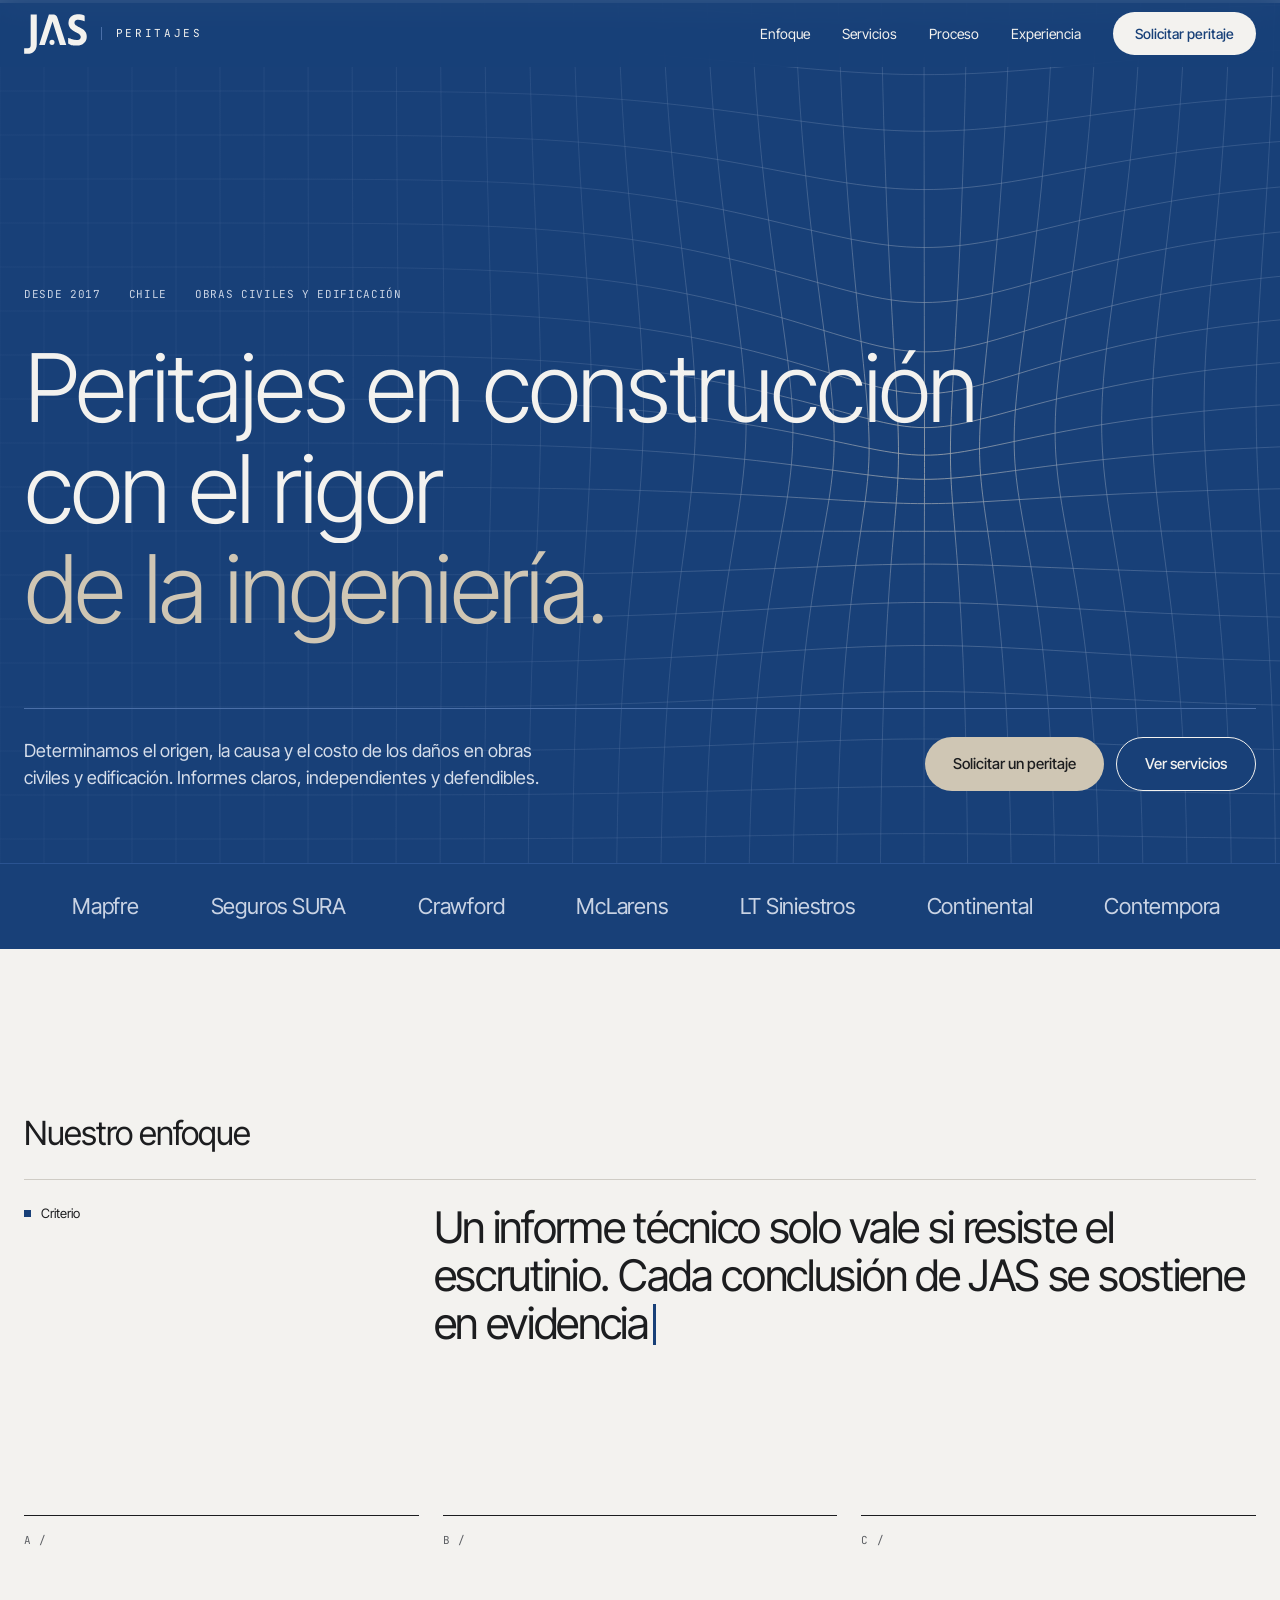
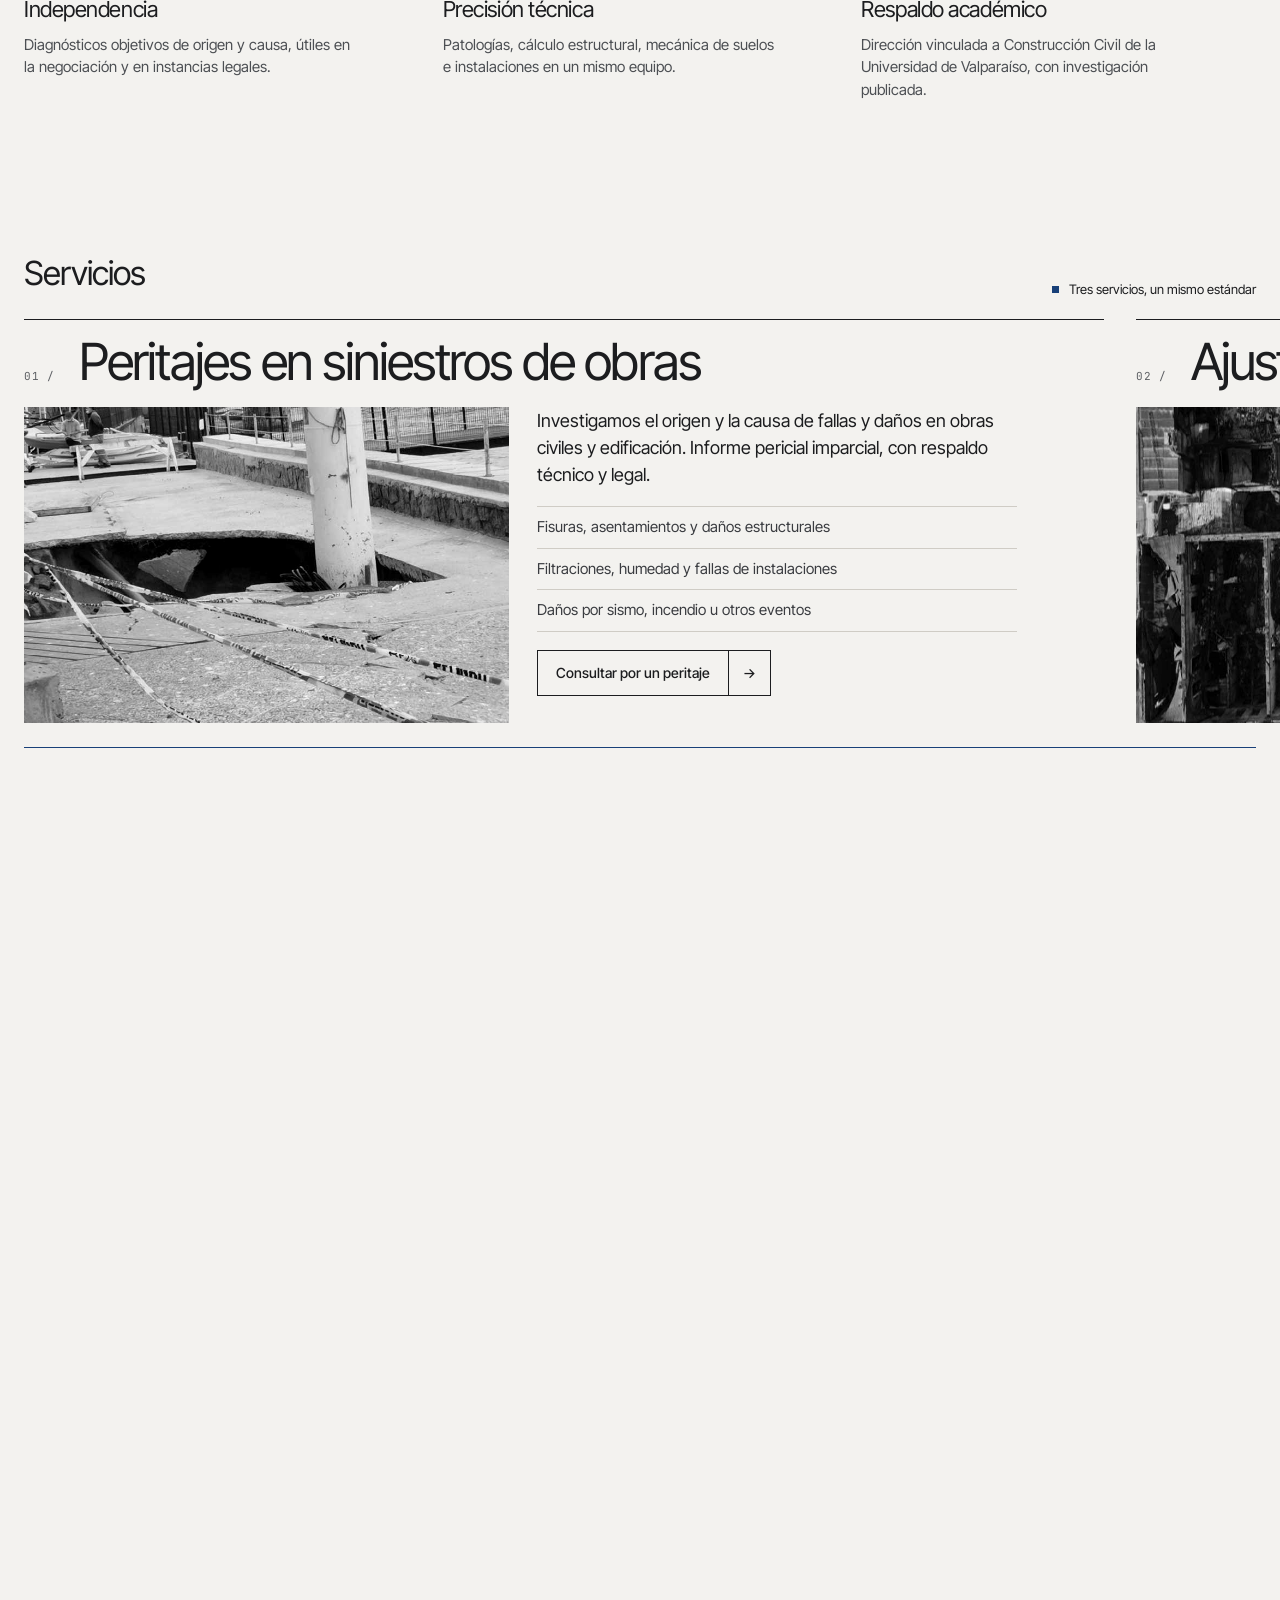
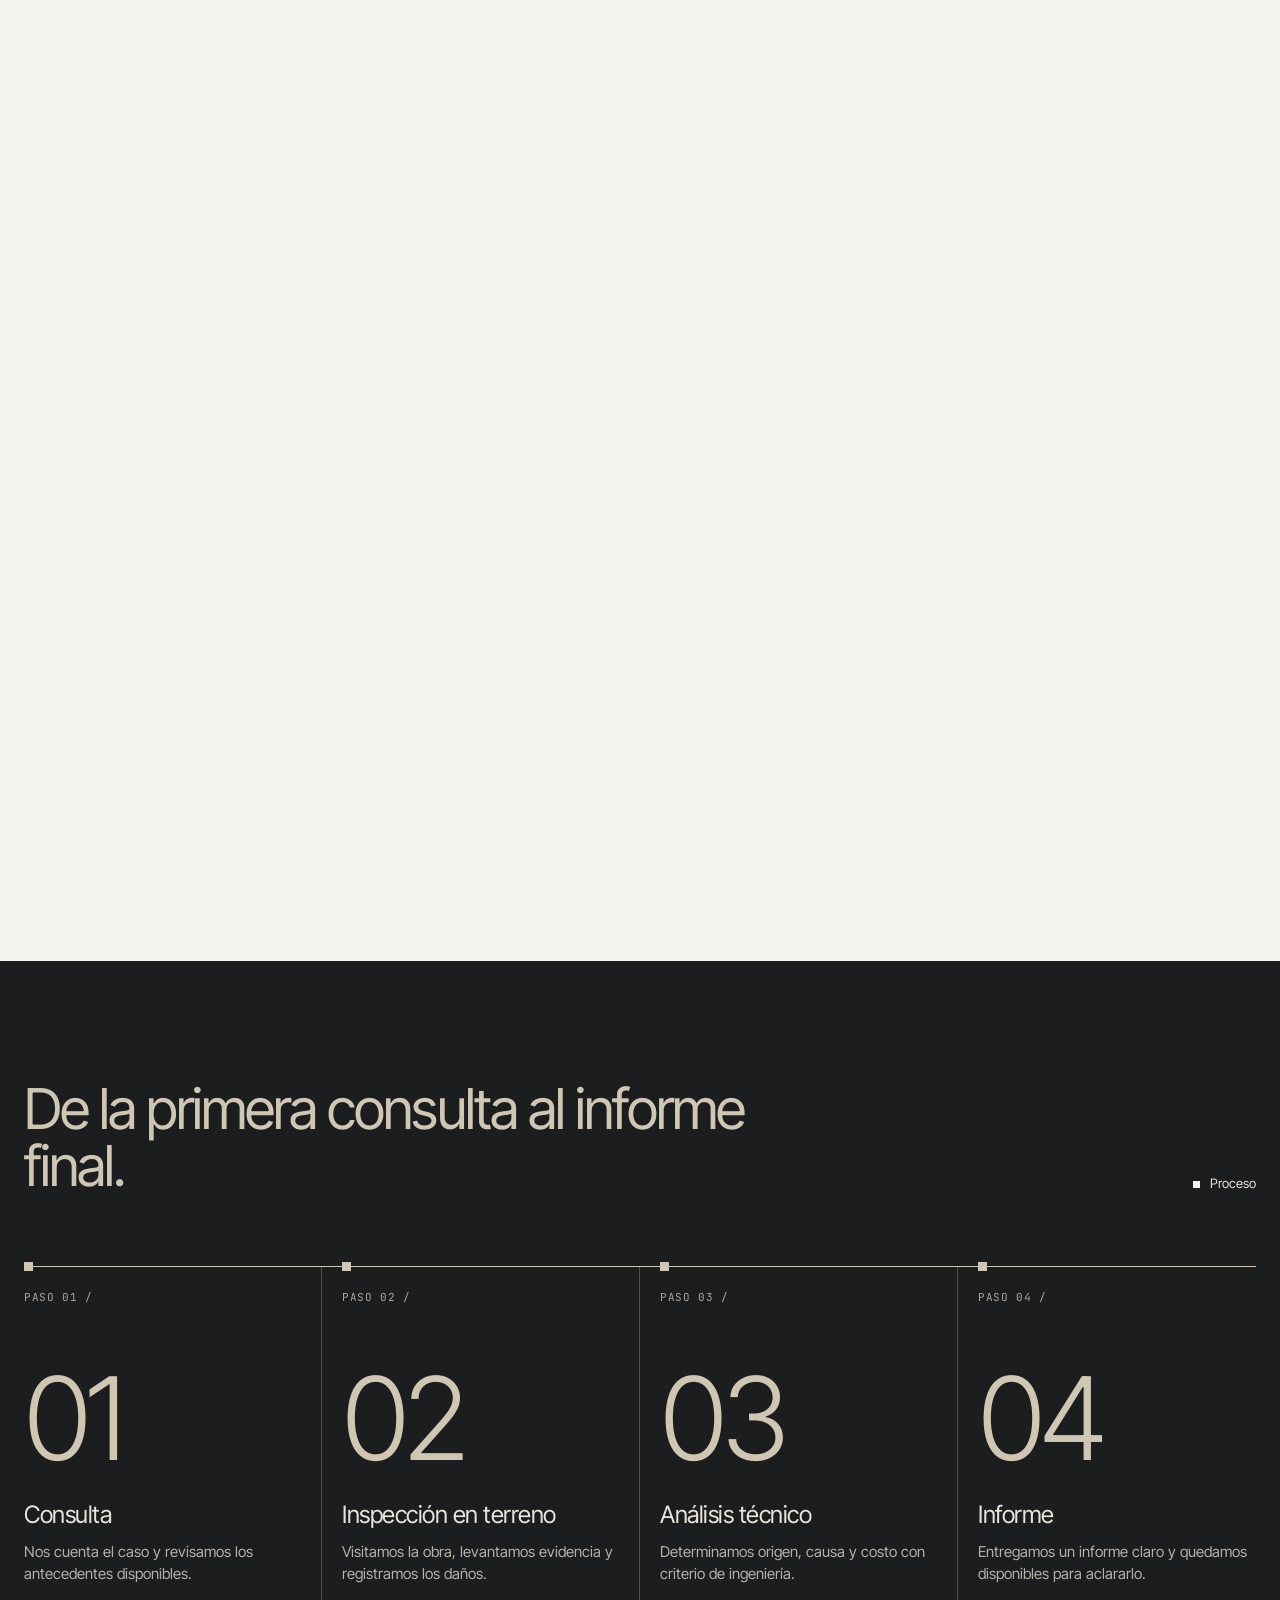
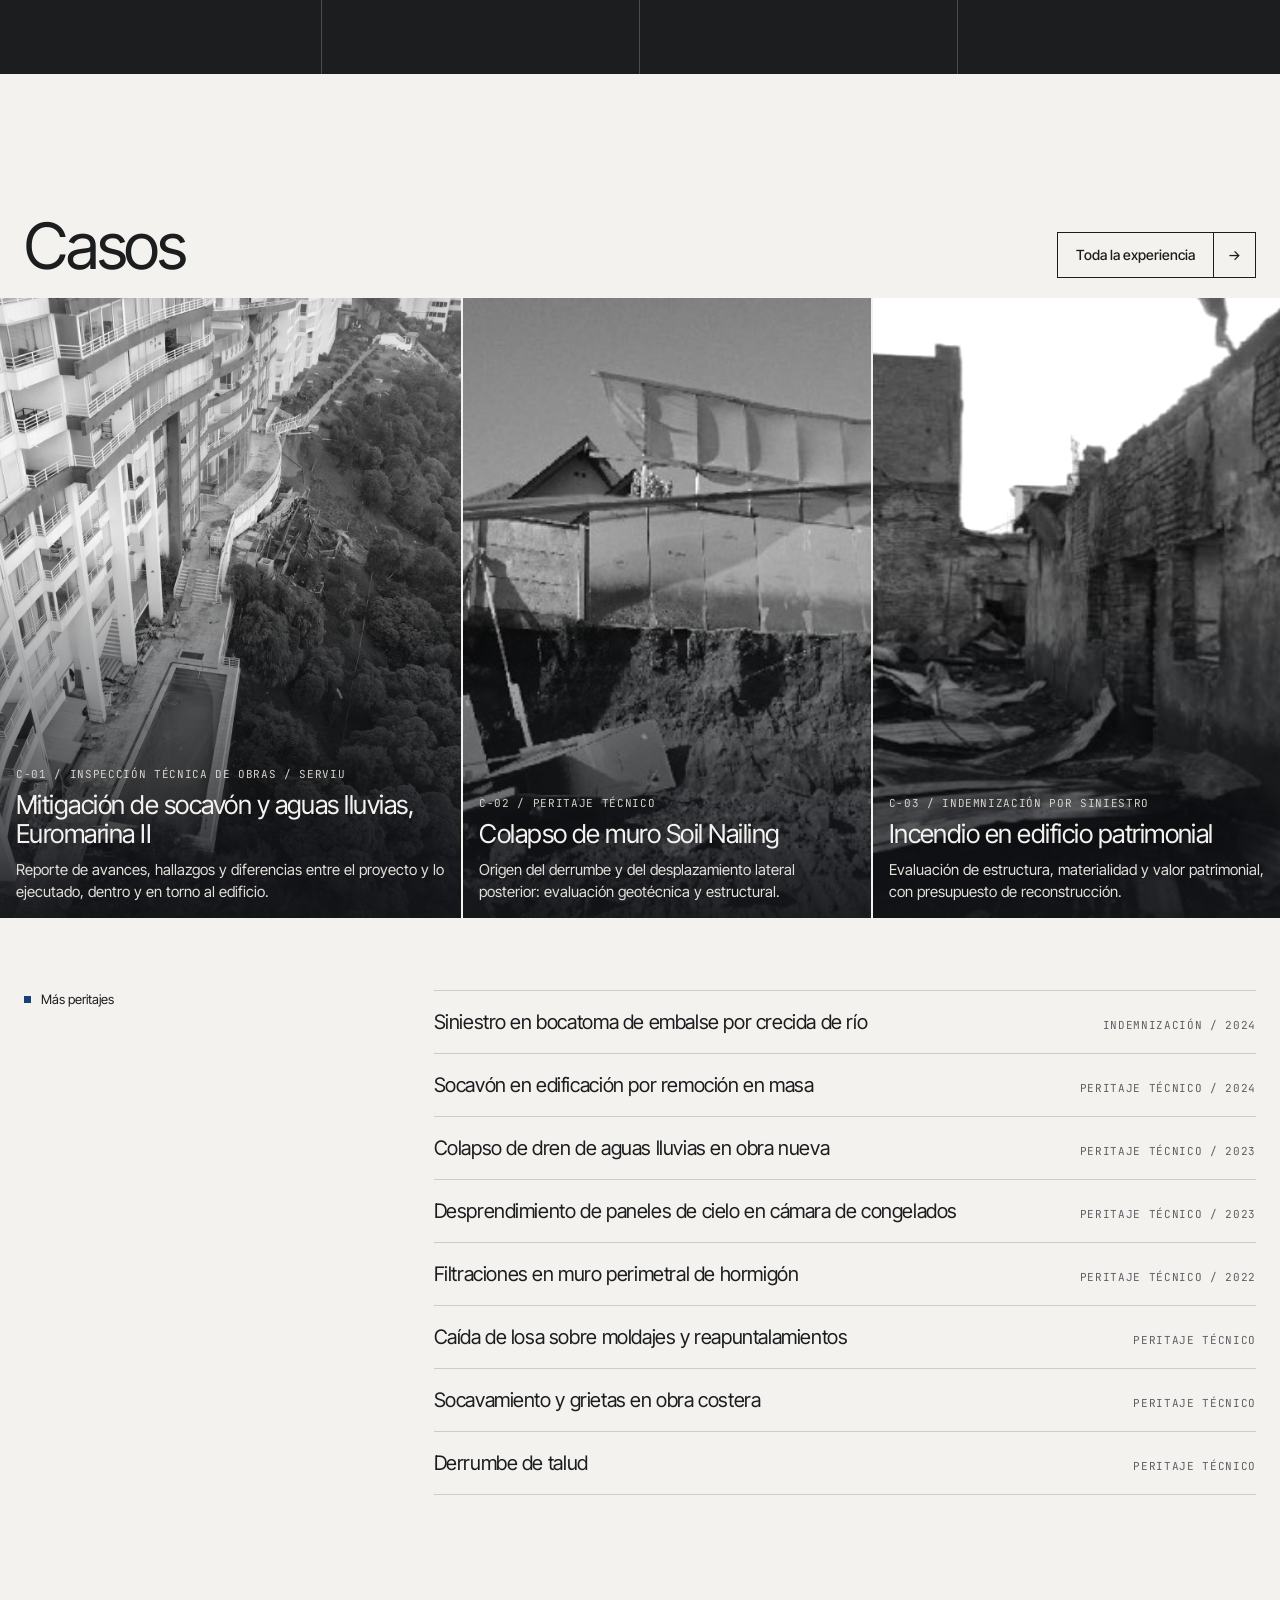
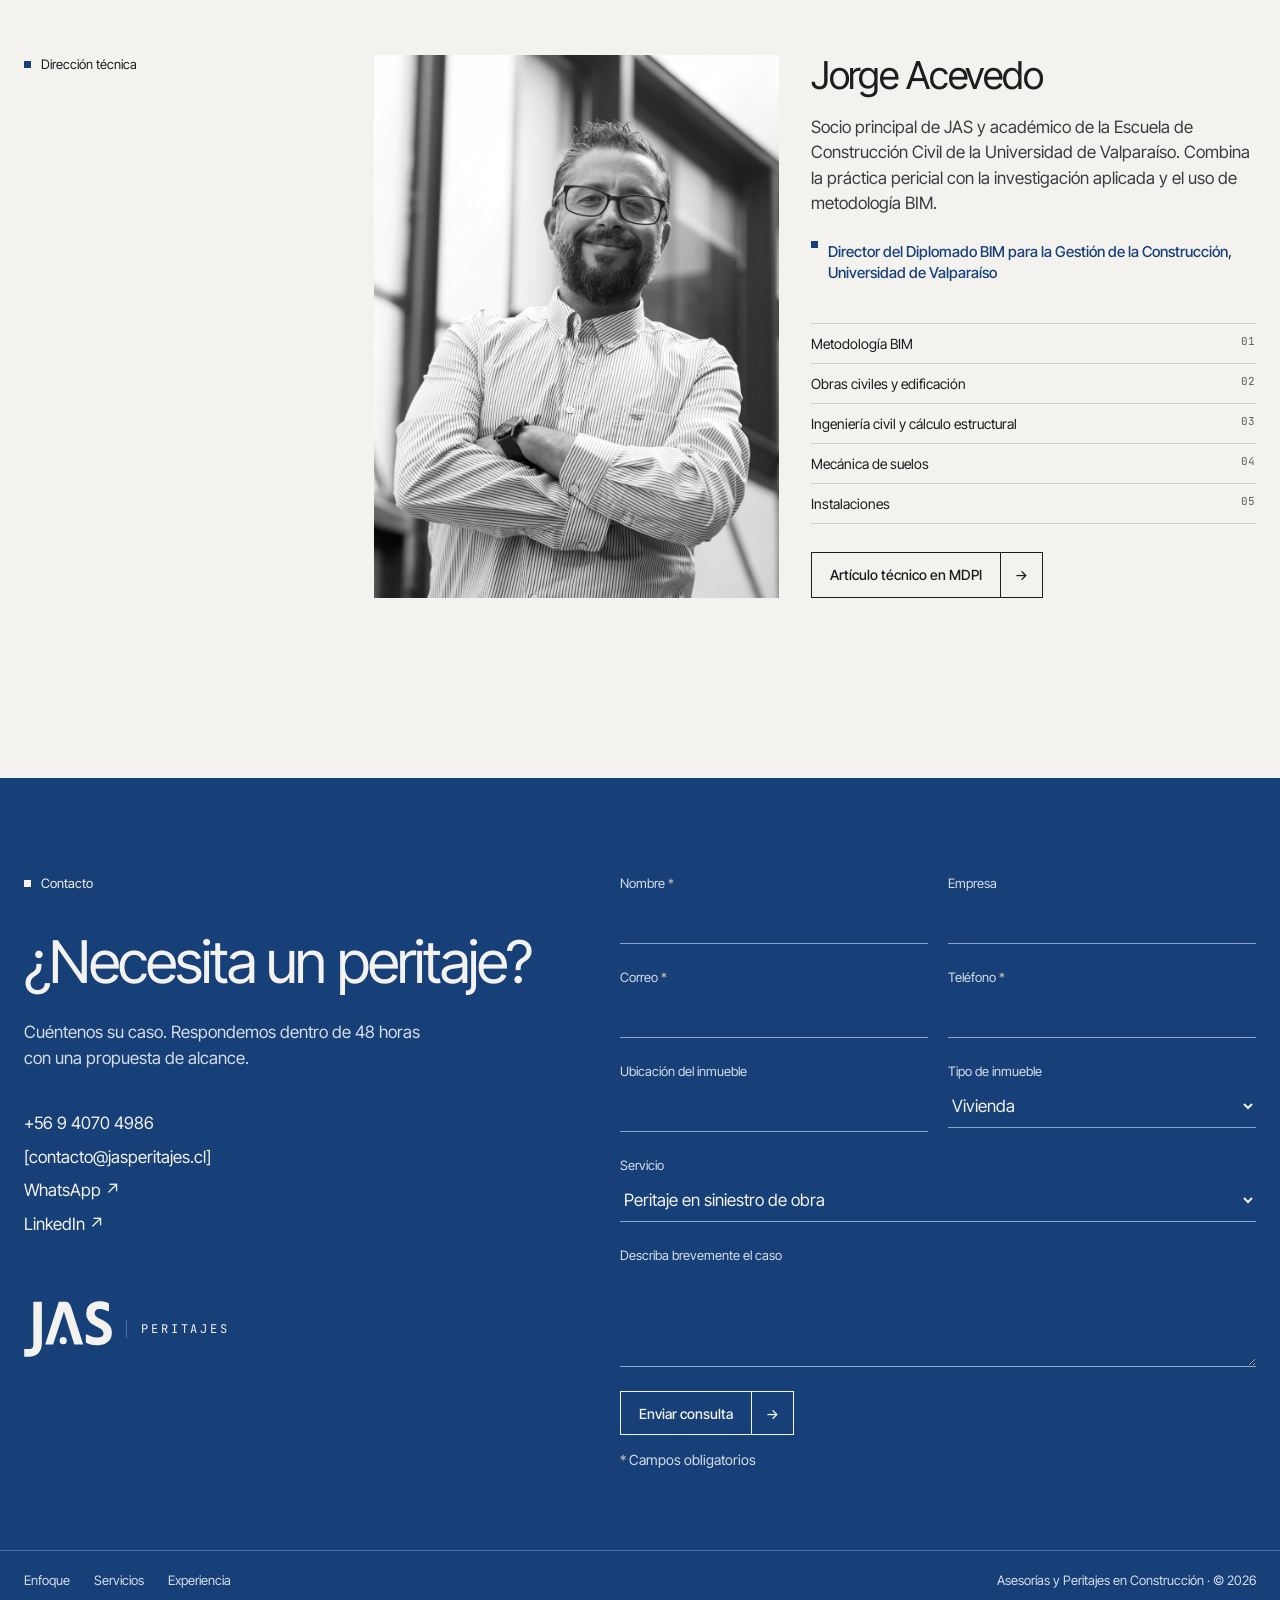
<file: index.html>
<!doctype html>
<html lang="es">
<head>
<meta charset="utf-8">
<meta name="viewport" content="width=device-width, initial-scale=1">
<title>JAS — Peritajes en Ingeniería y Construcción</title>
<meta name="description" content="Peritajes en siniestros de obras, estimación de indemnizaciones y análisis de patologías en construcción, en Chile.">
<link rel="icon" type="image/svg+xml" href="assets/img/jas-logo.svg">
<link rel="preconnect" href="https://fonts.googleapis.com">
<link rel="preconnect" href="https://fonts.gstatic.com" crossorigin="">
<link href="https://fonts.googleapis.com/css2?family=Inter+Tight:wght@300;400;500&amp;family=Inter:wght@400;500&amp;family=JetBrains+Mono:wght@400&amp;display=swap" rel="stylesheet">
<link rel="stylesheet" href="assets/css/site.css">
</head>
<body>
<div style="background: #F3F2EF; color: #1C1D1F; font-family: 'Inter Tight', Inter, system-ui, sans-serif; font-size: 15px; line-height: 1.5; width: 100%;">

<header style="position: sticky; top: 0; z-index: 20; background: rgba(24,64,120,0.86); backdrop-filter: blur(14px); color: #F3F2EF;">
<nav aria-label="Principal" style="max-width: 1400px; margin: 0 auto; padding: 12px 24px; display: flex; flex-wrap: wrap; align-items: center; justify-content: space-between; gap: 16px 32px;">
<a href="#inicio" aria-label="JAS, inicio" style="display: flex; align-items: center; gap: 14px; color: #F3F2EF; text-decoration: none;">
<svg role="img" aria-label="JAS" viewBox="13 0 1669 1062" style="height: 40px; width: auto; display: block;"><path fill="currentColor" d="M190 13H352V800C352 960 250 1057 110 1057H17V912H120C165 912 190 880 190 830ZM415 826L674 13H800Q872 13 905 110L1135 826H967L770 199L565 826ZM688.5 753a68 68 0 1 0 136 0a68 68 0 1 0-136 0ZM1436 837C1501 830 1530 821 1568 801C1612 776 1649 735 1663 693C1664 689 1667 681 1668 676C1680 645 1682 592 1674 550C1659 469 1610 418 1484 353C1386 302 1364 285 1356 251C1346 208 1367 170 1406 157C1440 145 1509 153 1562 174C1619 196 1622 197 1624 182C1627 168 1624 48 1622 45C1618 37 1566 19 1537 14C1480 4 1437 3 1388 11C1284 26 1209 98 1199 193C1198 200 1196 211 1195 216C1190 253 1201 311 1222 348C1251 402 1290 435 1377 480C1462 524 1486 540 1504 563C1536 606 1520 665 1470 685C1426 702 1339 693 1269 663C1264 661 1253 656 1245 653C1237 650 1224 645 1215 641C1195 631 1188 632 1186 643C1185 654 1186 782 1188 786C1193 794 1219 806 1261 820C1278 825 1315 832 1344 835C1354 836 1365 837 1366 837C1373 838 1429 838 1436 837Z"></path></svg>
<span class="mono" style="font-size: 11px; letter-spacing: 0.24em; padding-left: 14px; border-left: 1px solid #4A6FA8; line-height: 1.2;">Peritajes</span>
</a>
<div class="nv-links" style="display: flex; flex-wrap: wrap; align-items: center; gap: 12px 32px; font-size: 14px;">
<a class="navl" href="#enfoque" style="color: #F3F2EF;">Enfoque</a>
<a class="navl" href="#servicios" style="color: #F3F2EF;">Servicios</a>
<a class="navl" href="#proceso" style="color: #F3F2EF;">Proceso</a>
<a class="navl" href="experiencia.html" style="color: #F3F2EF;">Experiencia</a>
<a class="btn" href="#contacto" style="text-decoration: none; background: #F3F2EF; color: #184078; padding: 11px 22px; border-radius: 999px; font-weight: 500;">Solicitar peritaje</a>
</div>
<button class="nv-bg" type="button" aria-label="Abrir menú" aria-expanded="false" aria-controls="nv-ov"><i></i><i></i><i></i></button>
</nav>
</header>
<div id="nv-ov" class="nv-ov" aria-hidden="true" style="--nv-bg: #184078; --nv-ac: #CFC6B4; --nv-ln: #4A6FA8; --nv-mu: #A9B9D3;">
<nav aria-label="Menú" class="nv-in">
<a class="nv-l" href="#enfoque"><span class="mono">01</span><span>Enfoque</span></a>
<a class="nv-l" href="#servicios"><span class="mono">02</span><span>Servicios</span></a>
<a class="nv-l" href="#proceso"><span class="mono">03</span><span>Proceso</span></a>
<a class="nv-l" href="experiencia.html"><span class="mono">04</span><span>Experiencia</span></a>
</nav>
<div class="nv-ft">
<a class="btn" href="#contacto" style="text-decoration: none; background: #F3F2EF; color: #184078; padding: 11px 22px; border-radius: 999px; font-weight: 500;">Solicitar peritaje</a>
</div>
</div>

<section id="inicio" style="position: relative; overflow: hidden; background: #184078; color: #F3F2EF; min-height: 860px; margin-top: -64px; display: flex; align-items: flex-end;">
<div class="hc-wrap" aria-hidden="true"><canvas class="mesh"></canvas><div class="hc-sh"></div></div>
<div class="hero-in" style="position: relative; max-width: 1400px; width: 100%; margin: 0 auto; padding: 200px 24px 72px; box-sizing: border-box;">
<div class="mono fade" style="color: #C9D3E4; margin-bottom: 40px; display: flex; flex-wrap: wrap; gap: 8px 28px;"><span>Desde 2017</span><span>Chile</span><span>Obras civiles y edificación</span></div>
<h1 style="font-weight: 300; font-size: clamp(46px, 7.4vw, 118px); line-height: 0.98; letter-spacing: -0.04em; margin: 0; max-width: 1150px;">
<span class="ln"><span>Peritajes en construcción</span></span>
<span class="ln d2"><span>con el rigor</span></span>
<span class="ln d3"><span style="color: #CFC6B4;">de la ingeniería.</span></span>
</h1>
<div class="fade" style="display: flex; flex-wrap: wrap; justify-content: space-between; align-items: flex-end; gap: 32px; margin-top: 64px; padding-top: 28px; border-top: 1px solid #4A6FA8;">
<p style="margin: 0; max-width: 520px; font-size: 18px; color: #D5DDEA;">Determinamos el origen, la causa y el costo de los daños en obras civiles y edificación. Informes claros, independientes y defendibles.</p>
<div style="display: flex; flex-wrap: wrap; gap: 12px;">
<a class="btn" href="#contacto" style="text-decoration: none; background: #CFC6B4; color: #1C1D1F; padding: 16px 28px; border-radius: 999px; font-weight: 500;">Solicitar un peritaje</a>
<a class="btn" href="#servicios" style="text-decoration: none; background: #184078; border: 1px solid #F3F2EF; color: #F3F2EF; padding: 15px 28px; border-radius: 999px; font-weight: 500;">Ver servicios</a>
</div>
</div>
</div>
</section>

<section aria-label="Clientes" style="background: #184078; color: #C9D3E4; border-top: 1px solid #2A5391; overflow: hidden; padding: 26px 0;">
<div class="mq" style="display: flex; width: max-content; gap: 72px; padding-left: 72px; font-size: 22px; letter-spacing: -0.01em; white-space: nowrap;">
<span>Mapfre</span><span>Seguros SURA</span><span>Crawford</span><span>McLarens</span><span>LT Siniestros</span><span>Continental</span><span>Contempora</span><span>Charles Taylor</span>
<span aria-hidden="true">Mapfre</span><span aria-hidden="true">Seguros SURA</span><span aria-hidden="true">Crawford</span><span aria-hidden="true">McLarens</span><span aria-hidden="true">LT Siniestros</span><span aria-hidden="true">Continental</span><span aria-hidden="true">Contempora</span><span aria-hidden="true">Charles Taylor</span>
</div>
</section>

<section id="enfoque" style="padding: 160px 24px 60px;">
<h2 style="margin: 0 0 20px; font-weight: 400; font-size: clamp(26px, 2.6vw, 38px); letter-spacing: -0.03em;">Nuestro enfoque</h2>
<div class="rule" style="height: 1px; background: #CFCCC5;"></div>
<div style="display: flex; flex-wrap: wrap; gap: 32px; padding-top: 24px;">
<div class="lb" style="flex: 1 1 240px; align-self: flex-start;">Criterio</div>
<p style="flex: 2.2 1 520px; margin: 0; font-size: clamp(26px, 3.4vw, 52px); line-height: 1.1; letter-spacing: -0.03em;"><span class="ty">Un informe técnico solo vale si resiste el escrutinio. Cada conclusión de JAS se sostiene en evidencia de terreno, normativa vigente y criterio de ingeniería.</span></p>
</div>
<div style="display: grid; grid-template-columns: repeat(auto-fit, minmax(240px, 1fr)); gap: 40px 24px; margin-top: 120px;">
<div class="rv"><div class="rule" style="height: 1px; background: #1C1D1F; margin-bottom: 16px;"></div><div class="mono" style="color: #5C5F63;">A /</div><h3 style="margin: 44px 0 8px; font-size: 22px; font-weight: 400; letter-spacing: -0.02em;">Independencia</h3><p style="margin: 0; color: #4C4F53; max-width: 340px;">Diagnósticos objetivos de origen y causa, útiles en la negociación y en instancias legales.</p></div>
<div class="rv s2"><div class="rule" style="height: 1px; background: #1C1D1F; margin-bottom: 16px;"></div><div class="mono" style="color: #5C5F63;">B /</div><h3 style="margin: 44px 0 8px; font-size: 22px; font-weight: 400; letter-spacing: -0.02em;">Precisión técnica</h3><p style="margin: 0; color: #4C4F53; max-width: 340px;">Patologías, cálculo estructural, mecánica de suelos e instalaciones en un mismo equipo.</p></div>
<div class="rv s3"><div class="rule" style="height: 1px; background: #1C1D1F; margin-bottom: 16px;"></div><div class="mono" style="color: #5C5F63;">C /</div><h3 style="margin: 44px 0 8px; font-size: 22px; font-weight: 400; letter-spacing: -0.02em;">Respaldo académico</h3><p style="margin: 0; color: #4C4F53; max-width: 340px;">Dirección vinculada a Construcción Civil de la Universidad de Valparaíso, con investigación publicada.</p></div>
</div>
</section>

<section id="servicios" class="hs-outer" aria-label="Servicios">
<div class="hs-in" style="box-sizing: border-box; padding: 88px 0 24px;">
<div style="padding: 0 24px 20px; display: flex; flex-wrap: wrap; justify-content: space-between; align-items: flex-end; gap: 16px;">
<h2 style="margin: 0; font-weight: 400; font-size: clamp(26px, 2.6vw, 38px); letter-spacing: -0.03em;">Servicios</h2>
<div class="lb">Tres servicios, un mismo estándar</div>
</div>
<div class="hs-track" style="display: flex; gap: 32px; padding: 0 24px; width: max-content; box-sizing: border-box;">
<article class="hs-p" style="flex: none; width: min(1080px, 86vw); box-sizing: border-box; border-top: 1px solid #1C1D1F; padding-top: 16px; display: flex; flex-direction: column; gap: 20px;">
<div style="display: flex; align-items: baseline; gap: 24px;"><span class="mono" style="color: #5C5F63;">01 /</span><h3 style="margin: 0; font-weight: 400; font-size: clamp(28px, 4vw, 60px); line-height: 1; letter-spacing: -0.035em;">Peritajes en siniestros de obras</h3></div>
<div style="display: flex; flex-wrap: wrap; gap: 28px; flex: 1;">
<div class="ph" style="flex: 1 1 280px; min-height: 240px; background: #3A3C40; color: #D6D2CA;"><div><img class="pt" src="assets/img/obra-costera.jpg" alt="Socavón en el pavimento de una obra costera" style="width: 100%; height: 100%; object-fit: cover; display: block;"></div></div>
<div style="flex: 1.2 1 320px; display: flex; flex-direction: column; gap: 18px; align-items: flex-start;">
<p style="margin: 0; font-size: 18px; max-width: 480px;">Investigamos el origen y la causa de fallas y daños en obras civiles y edificación. Informe pericial imparcial, con respaldo técnico y legal.</p>
<ul style="margin: 0; padding: 0; list-style: none; width: 100%; max-width: 480px; color: #3A3C40; border-bottom: 1px solid #CFCCC5;"><li style="padding: 9px 0; border-top: 1px solid #CFCCC5;">Fisuras, asentamientos y daños estructurales</li><li style="padding: 9px 0; border-top: 1px solid #CFCCC5;">Filtraciones, humedad y fallas de instalaciones</li><li style="padding: 9px 0; border-top: 1px solid #CFCCC5;">Daños por sismo, incendio u otros eventos</li></ul>
<a class="bt" href="#contacto"><span>Consultar por un peritaje</span><span aria-hidden="true">→</span></a>
</div>
</div>
</article>
<article class="hs-p" style="flex: none; width: min(1080px, 86vw); box-sizing: border-box; border-top: 1px solid #1C1D1F; padding-top: 16px; display: flex; flex-direction: column; gap: 20px;">
<div style="display: flex; align-items: baseline; gap: 24px;"><span class="mono" style="color: #5C5F63;">02 /</span><h3 style="margin: 0; font-weight: 400; font-size: clamp(28px, 4vw, 60px); line-height: 1; letter-spacing: -0.035em;">Ajuste y estimación de indemnizaciones</h3></div>
<div style="display: flex; flex-wrap: wrap; gap: 28px; flex: 1;">
<div class="ph" style="flex: 1 1 280px; min-height: 240px; background: #46484C; color: #D6D2CA;"><div><img class="pt" src="assets/img/incendio-patrimonial-aerea.jpg" alt="Vista aérea de un edificio dañado por un incendio" style="width: 100%; height: 100%; object-fit: cover; display: block;"></div></div>
<div style="flex: 1.2 1 320px; display: flex; flex-direction: column; gap: 18px; align-items: flex-start;">
<p style="margin: 0; font-size: 18px; max-width: 480px;">Calculamos el valor real de los daños tras un siniestro, para que aseguradoras y liquidadores negocien con cifras técnicas sólidas.</p>
<ul style="margin: 0; padding: 0; list-style: none; width: 100%; max-width: 480px; color: #3A3C40; border-bottom: 1px solid #CFCCC5;"><li style="padding: 9px 0; border-top: 1px solid #CFCCC5;">Cuantificación de daños y presupuesto de reparación</li><li style="padding: 9px 0; border-top: 1px solid #CFCCC5;">Análisis de pérdida y propuesta de ajuste</li><li style="padding: 9px 0; border-top: 1px solid #CFCCC5;">Soporte técnico durante el reclamo</li></ul>
<a class="bt" href="#contacto"><span>Solicitar una estimación</span><span aria-hidden="true">→</span></a>
</div>
</div>
</article>
<article class="hs-p" style="flex: none; width: min(1080px, 86vw); box-sizing: border-box; border-top: 1px solid #1C1D1F; padding-top: 16px; display: flex; flex-direction: column; gap: 20px;">
<div style="display: flex; align-items: baseline; gap: 24px;"><span class="mono" style="color: #5C5F63;">03 /</span><h3 style="margin: 0; font-weight: 400; font-size: clamp(28px, 4vw, 60px); line-height: 1; letter-spacing: -0.035em;">Análisis de patologías en construcción</h3></div>
<div style="display: flex; flex-wrap: wrap; gap: 28px; flex: 1;">
<div class="ph" style="flex: 1 1 280px; min-height: 240px; background: #323437; color: #D6D2CA;"><div><img class="pt" src="assets/img/obra-costera-muro.jpg" alt="Muro de contención agrietado en una obra costera" style="width: 100%; height: 100%; object-fit: cover; display: block;"></div></div>
<div style="flex: 1.2 1 320px; display: flex; flex-direction: column; gap: 18px; align-items: flex-start;">
<p style="margin: 0; font-size: 18px; max-width: 480px;">Inspeccionamos y cuantificamos los daños en inmuebles y detectamos las posibles falencias del proceso constructivo. Concluimos con una propuesta técnica y sus costos, como base para la indemnización del afectado.</p>
<ul style="margin: 0; padding: 0; list-style: none; width: 100%; max-width: 480px; color: #3A3C40; border-bottom: 1px solid #CFCCC5;"><li style="padding: 9px 0; border-top: 1px solid #CFCCC5;">Estructura, terminaciones e instalaciones</li><li style="padding: 9px 0; border-top: 1px solid #CFCCC5;">Propuesta técnica con costos de reparación</li><li style="padding: 9px 0; border-top: 1px solid #CFCCC5;">Para clientes públicos o privados, empresas o viviendas</li></ul>
<a class="bt" href="#contacto"><span>Solicitar un análisis</span><span aria-hidden="true">→</span></a>
</div>
</div>
</article>
</div>
<div aria-hidden="true" style="margin: 24px 24px 0; height: 1px; background: #CFCCC5;"><div class="hs-bar" style="height: 1px; background: #184078; transform-origin: left;"></div></div>
</div>
</section>

<section id="proceso" style="overflow: hidden; background: #1C1D1F; color: #E8E4DC; padding: 120px 24px 0;">
<div style="display: flex; flex-wrap: wrap; justify-content: space-between; align-items: flex-end; gap: 24px; padding-bottom: 72px;">
<h2 class="rv" style="margin: 0; font-weight: 400; font-size: clamp(30px, 4.4vw, 68px); line-height: 1; letter-spacing: -0.035em; max-width: 820px; color: #CFC6B4;">De la primera consulta al informe final.</h2>
<div class="lb w">Proceso</div>
</div>
<div aria-hidden="true" style="height: 1px; background: #4A4C50;"><div class="pr-bar" style="height: 1px; background: #CFC6B4; transform-origin: left;"></div></div>
<ol style="list-style: none; margin: 0 -20px; padding: 0; display: grid; grid-template-columns: repeat(auto-fit, minmax(230px, 1fr));">
<li class="pc p1" style="position: relative; padding: 22px 20px 88px; border-right: 1px solid #4A4C50;">
<span class="pm" aria-hidden="true" style="position: absolute; top: -5px; left: 20px; width: 9px; height: 9px; border: 1px solid #CFC6B4; box-sizing: border-box; background: #CFC6B4;"></span>
<div class="mono" style="color: #A9A6A0;">Paso 01 /</div>
<div aria-hidden="true" style="overflow: hidden; margin-top: 64px;"><div class="pn" style="font-weight: 300; font-size: clamp(80px, 9vw, 150px); line-height: 0.86; letter-spacing: -0.05em; color: #CFC6B4;">01</div></div>
<h3 style="margin: 28px 0 8px; font-size: 24px; font-weight: 400; letter-spacing: -0.02em;">Consulta</h3>
<p style="margin: 0; color: #B5B1A9;">Nos cuenta el caso y revisamos los antecedentes disponibles.</p>
</li>
<li class="pc p2" style="position: relative; padding: 22px 20px 88px; border-right: 1px solid #4A4C50;">
<span class="pm" aria-hidden="true" style="position: absolute; top: -5px; left: 20px; width: 9px; height: 9px; border: 1px solid #CFC6B4; box-sizing: border-box; background: #CFC6B4;"></span>
<div class="mono" style="color: #A9A6A0;">Paso 02 /</div>
<div aria-hidden="true" style="overflow: hidden; margin-top: 64px;"><div class="pn" style="font-weight: 300; font-size: clamp(80px, 9vw, 150px); line-height: 0.86; letter-spacing: -0.05em; color: #CFC6B4;">02</div></div>
<h3 style="margin: 28px 0 8px; font-size: 24px; font-weight: 400; letter-spacing: -0.02em;">Inspección en terreno</h3>
<p style="margin: 0; color: #B5B1A9;">Visitamos la obra, levantamos evidencia y registramos los daños.</p>
</li>
<li class="pc p3" style="position: relative; padding: 22px 20px 88px; border-right: 1px solid #4A4C50;">
<span class="pm" aria-hidden="true" style="position: absolute; top: -5px; left: 20px; width: 9px; height: 9px; border: 1px solid #CFC6B4; box-sizing: border-box; background: #CFC6B4;"></span>
<div class="mono" style="color: #A9A6A0;">Paso 03 /</div>
<div aria-hidden="true" style="overflow: hidden; margin-top: 64px;"><div class="pn" style="font-weight: 300; font-size: clamp(80px, 9vw, 150px); line-height: 0.86; letter-spacing: -0.05em; color: #CFC6B4;">03</div></div>
<h3 style="margin: 28px 0 8px; font-size: 24px; font-weight: 400; letter-spacing: -0.02em;">Análisis técnico</h3>
<p style="margin: 0; color: #B5B1A9;">Determinamos origen, causa y costo con criterio de ingeniería.</p>
</li>
<li class="pc p4" style="position: relative; padding: 22px 20px 88px;">
<span class="pm" aria-hidden="true" style="position: absolute; top: -5px; left: 20px; width: 9px; height: 9px; border: 1px solid #CFC6B4; box-sizing: border-box; background: #CFC6B4;"></span>
<div class="mono" style="color: #A9A6A0;">Paso 04 /</div>
<div aria-hidden="true" style="overflow: hidden; margin-top: 64px;"><div class="pn" style="font-weight: 300; font-size: clamp(80px, 9vw, 150px); line-height: 0.86; letter-spacing: -0.05em; color: #CFC6B4;">04</div></div>
<h3 style="margin: 28px 0 8px; font-size: 24px; font-weight: 400; letter-spacing: -0.02em;">Informe</h3>
<p style="margin: 0; color: #B5B1A9;">Entregamos un informe claro y quedamos disponibles para aclararlo.</p>
</li>
</ol>
</section>

<section id="casos" style="padding: 140px 0 0;">
<div style="padding: 0 24px 20px; display: flex; flex-wrap: wrap; justify-content: space-between; align-items: flex-end; gap: 24px;">
<h2 style="margin: 0; font-weight: 400; font-size: clamp(34px, 5vw, 76px); line-height: 1; letter-spacing: -0.035em;">Casos</h2>
<a class="bt" href="experiencia.html"><span>Toda la experiencia</span><span aria-hidden="true">→</span></a>
</div>
<div style="display: flex; flex-wrap: wrap; gap: 2px;">
<a class="ph case im" href="experiencia.html#euromarina-ii" data-cur="Ver" style="text-decoration: none; flex: 1.5 1 300px; height: 620px; background: #3A3C40; color: #F3F2EF;"><div><img class="ci" src="assets/img/euromarina-ii.jpg" alt="Vista aérea de las obras junto al edificio Euromarina II" style="width: 100%; height: 100%; object-fit: cover; display: block;"></div><i class="scrim" aria-hidden="true"></i><span><span class="mono" style="display: block; color: #D6D2CA; margin-bottom: 8px;">C-01 / Inspección técnica de obras / SERVIU</span><span style="font-size: 26px; letter-spacing: -0.02em; line-height: 1.12; display: block; max-width: 520px;">Mitigación de socavón y aguas lluvias, Euromarina II</span><span style="display: block; margin-top: 10px; font-size: 15px; color: #E3E0DA; max-width: 460px;">Reporte de avances, hallazgos y diferencias entre el proyecto y lo ejecutado, dentro y en torno al edificio.</span></span></a>
<a class="ph case bw" href="experiencia.html#soil-nailing" data-cur="Ver" style="text-decoration: none; flex: 1 1 300px; height: 620px; background: #4A4C50; color: #F3F2EF;"><div><img class="ci" src="assets/img/soil-nailing.jpg" alt="Muro de Soil Nailing colapsado" style="width: 100%; height: 100%; object-fit: cover; display: block;"></div><i class="scrim" aria-hidden="true"></i><span><span class="mono" style="display: block; color: #D6D2CA; margin-bottom: 8px;">C-02 / Peritaje técnico</span><span style="font-size: 26px; letter-spacing: -0.02em; line-height: 1.12; display: block; max-width: 520px;">Colapso de muro Soil Nailing</span><span style="display: block; margin-top: 10px; font-size: 15px; color: #E3E0DA; max-width: 460px;">Origen del derrumbe y del desplazamiento lateral posterior: evaluación geotécnica y estructural.</span></span></a>
<a class="ph case im" href="experiencia.html#incendio-patrimonial" data-cur="Ver" style="text-decoration: none; flex: 1 1 300px; height: 620px; background: #2B2D30; color: #F3F2EF;"><div><img class="ci" src="assets/img/incendio-patrimonial.jpg" alt="Edificio patrimonial destruido por un incendio" style="width: 100%; height: 100%; object-fit: cover; display: block;"></div><i class="scrim" aria-hidden="true"></i><span><span class="mono" style="display: block; color: #D6D2CA; margin-bottom: 8px;">C-03 / Indemnización por siniestro</span><span style="font-size: 26px; letter-spacing: -0.02em; line-height: 1.12; display: block; max-width: 520px;">Incendio en edificio patrimonial</span><span style="display: block; margin-top: 10px; font-size: 15px; color: #E3E0DA; max-width: 460px;">Evaluación de estructura, materialidad y valor patrimonial, con presupuesto de reconstrucción.</span></span></a>
</div>
<div style="padding: 72px 24px 0; display: flex; flex-wrap: wrap; gap: 32px;">
<div style="flex: 1 1 240px;"><div class="lb">Más peritajes</div></div>
<ul style="flex: 2.2 1 520px; margin: 0; padding: 0; list-style: none; border-bottom: 1px solid #CFCCC5;">
<li class="rv" style="border-top: 1px solid #CFCCC5;"><a class="rowl" href="experiencia.html#bocatoma-embalse" data-cur="Ver"><span style="font-size: 20px; letter-spacing: -0.02em;">Siniestro en bocatoma de embalse por crecida de río</span><span class="mono" style="color: #5C5F63;">Indemnización / 2024</span></a></li>
<li class="rv" style="border-top: 1px solid #CFCCC5;"><a class="rowl" href="experiencia.html#socavon-edificacion" data-cur="Ver"><span style="font-size: 20px; letter-spacing: -0.02em;">Socavón en edificación por remoción en masa</span><span class="mono" style="color: #5C5F63;">Peritaje técnico / 2024</span></a></li>
<li class="rv" style="border-top: 1px solid #CFCCC5;"><a class="rowl" href="experiencia.html#dren-aguas-lluvias" data-cur="Ver"><span style="font-size: 20px; letter-spacing: -0.02em;">Colapso de dren de aguas lluvias en obra nueva</span><span class="mono" style="color: #5C5F63;">Peritaje técnico / 2023</span></a></li>
<li class="rv" style="border-top: 1px solid #CFCCC5;"><a class="rowl" href="experiencia.html#paneles-camara-frio" data-cur="Ver"><span style="font-size: 20px; letter-spacing: -0.02em;">Desprendimiento de paneles de cielo en cámara de congelados</span><span class="mono" style="color: #5C5F63;">Peritaje técnico / 2023</span></a></li>
<li class="rv" style="border-top: 1px solid #CFCCC5;"><a class="rowl" href="experiencia.html#filtraciones-muro" data-cur="Ver"><span style="font-size: 20px; letter-spacing: -0.02em;">Filtraciones en muro perimetral de hormigón</span><span class="mono" style="color: #5C5F63;">Peritaje técnico / 2022</span></a></li>
<li class="rv" style="border-top: 1px solid #CFCCC5;"><a class="rowl" href="experiencia.html#caida-de-losa" data-cur="Ver"><span style="font-size: 20px; letter-spacing: -0.02em;">Caída de losa sobre moldajes y reapuntalamientos</span><span class="mono" style="color: #5C5F63;">Peritaje técnico</span></a></li>
<li class="rv" style="border-top: 1px solid #CFCCC5;"><a class="rowl" href="experiencia.html#obra-costera" data-cur="Ver"><span style="font-size: 20px; letter-spacing: -0.02em;">Socavamiento y grietas en obra costera</span><span class="mono" style="color: #5C5F63;">Peritaje técnico</span></a></li>
<li class="rv" style="border-top: 1px solid #CFCCC5;"><a class="rowl" href="experiencia.html#derrumbe-de-talud" data-cur="Ver"><span style="font-size: 20px; letter-spacing: -0.02em;">Derrumbe de talud</span><span class="mono" style="color: #5C5F63;">Peritaje técnico</span></a></li>
</ul>
</div>
</section>

<section aria-labelledby="director-t" style="padding: 160px 24px 180px; display: flex; flex-wrap: wrap; gap: 32px;">
<div style="flex: 1 1 240px;"><div class="lb">Dirección técnica</div></div>
<div style="flex: 1.1 1 320px; min-height: 520px; position: relative; overflow: hidden; background: #3A3C40;"><img class="pt" src="assets/img/jorge-acevedo.jpg" alt="Jorge Acevedo, director de JAS" style="position: absolute; inset: 0; width: 100%; height: 100%; object-fit: cover; object-position: 49% center;"></div>
<div class="rv" style="flex: 1.1 1 360px; display: flex; flex-direction: column; justify-content: space-between; gap: 40px; align-items: flex-start;">
<div>
<h2 id="director-t" style="margin: 0 0 20px; font-weight: 400; font-size: clamp(28px, 3vw, 44px); line-height: 1.05; letter-spacing: -0.03em;">Jorge Acevedo</h2>
<p style="margin: 0; font-size: 17px; color: #3A3C40; max-width: 460px;">Socio principal de JAS y académico de la Escuela de Construcción Civil de la Universidad de Valparaíso. Combina la práctica pericial con la investigación aplicada y el uso de metodología BIM.</p>
<p class="lb" style="margin: 24px 0 0; font-size: 15px; font-weight: 500; color: #184078; align-items: flex-start; line-height: 1.4;"><span>Director del Diplomado BIM para la Gestión de la Construcción, Universidad de Valparaíso</span></p>
</div>
<div style="width: 100%;">
<ul style="margin: 0 0 28px; padding: 0; list-style: none; font-size: 14px;">
<li style="padding: 9px 0; border-top: 1px solid #CFCCC5; display: flex; justify-content: space-between; gap: 16px;"><span>Metodología BIM</span><span class="mono" style="color: #5C5F63;">01</span></li>
<li style="padding: 9px 0; border-top: 1px solid #CFCCC5; display: flex; justify-content: space-between; gap: 16px;"><span>Obras civiles y edificación</span><span class="mono" style="color: #5C5F63;">02</span></li>
<li style="padding: 9px 0; border-top: 1px solid #CFCCC5; display: flex; justify-content: space-between; gap: 16px;"><span>Ingeniería civil y cálculo estructural</span><span class="mono" style="color: #5C5F63;">03</span></li>
<li style="padding: 9px 0; border-top: 1px solid #CFCCC5; display: flex; justify-content: space-between; gap: 16px;"><span>Mecánica de suelos</span><span class="mono" style="color: #5C5F63;">04</span></li>
<li style="padding: 9px 0; border-top: 1px solid #CFCCC5; border-bottom: 1px solid #CFCCC5; display: flex; justify-content: space-between; gap: 16px;"><span>Instalaciones</span><span class="mono" style="color: #5C5F63;">05</span></li>
</ul>
<a class="bt" href="https://www.mdpi.com/2075-5309/16/6/1175" target="_blank" rel="noopener"><span>Artículo técnico en MDPI</span><span aria-hidden="true">→</span></a>
</div>
</div>
</section>



<footer id="contacto" style="background: #184078; color: #F3F2EF; overflow: hidden;">
<div style="padding: 96px 24px 80px; display: flex; flex-wrap: wrap; gap: 64px 32px;">
<div class="rv" style="flex: 1 1 400px;">
<div class="lb w" style="margin-bottom: 40px;">Contacto</div>
<h2 style="margin: 0 0 28px; font-weight: 400; font-size: clamp(34px, 4.6vw, 72px); line-height: 1; letter-spacing: -0.035em;">¿Necesita un peritaje?</h2>
<p style="margin: 0 0 40px; color: #D5DDEA; font-size: 17px; max-width: 420px;">Cuéntenos su caso. Respondemos dentro de 48 horas con una propuesta de alcance.</p>
<div style="display: flex; flex-direction: column; align-items: flex-start; gap: 8px; font-size: 17px; color: #F3F2EF;">
<a class="navl" href="tel:+56940704986" style="color: #F3F2EF;">+56 9 4070 4986</a>
<a class="navl" href="#contacto" style="color: #F3F2EF;">[contacto@jasperitajes.cl]</a>
<a class="navl" href="https://wa.me/56940704986" target="_blank" rel="noopener" style="color: #F3F2EF;">WhatsApp ↗</a>
<a class="navl" href="https://www.linkedin.com/company/jas-asesor%C3%ADas-y-peritajes-en-construcci%C3%B3n/" target="_blank" rel="noopener" style="color: #F3F2EF;">LinkedIn ↗</a>
</div>
<div style="display: flex; align-items: center; gap: 14px; margin-top: 64px;"><svg role="img" aria-label="JAS" viewBox="13 0 1669 1062" style="height: 56px; width: auto; display: block;"><path fill="currentColor" d="M190 13H352V800C352 960 250 1057 110 1057H17V912H120C165 912 190 880 190 830ZM415 826L674 13H800Q872 13 905 110L1135 826H967L770 199L565 826ZM688.5 753a68 68 0 1 0 136 0a68 68 0 1 0-136 0ZM1436 837C1501 830 1530 821 1568 801C1612 776 1649 735 1663 693C1664 689 1667 681 1668 676C1680 645 1682 592 1674 550C1659 469 1610 418 1484 353C1386 302 1364 285 1356 251C1346 208 1367 170 1406 157C1440 145 1509 153 1562 174C1619 196 1622 197 1624 182C1627 168 1624 48 1622 45C1618 37 1566 19 1537 14C1480 4 1437 3 1388 11C1284 26 1209 98 1199 193C1198 200 1196 211 1195 216C1190 253 1201 311 1222 348C1251 402 1290 435 1377 480C1462 524 1486 540 1504 563C1536 606 1520 665 1470 685C1426 702 1339 693 1269 663C1264 661 1253 656 1245 653C1237 650 1224 645 1215 641C1195 631 1188 632 1186 643C1185 654 1186 782 1188 786C1193 794 1219 806 1261 820C1278 825 1315 832 1344 835C1354 836 1365 837 1366 837C1373 838 1429 838 1436 837Z"></path></svg><span class="mono" style="font-size: 12px; letter-spacing: 0.24em; padding-left: 14px; border-left: 1px solid #4A6FA8;">Peritajes</span></div>
</div>
<form class="rv s2" aria-label="Formulario de contacto" style="flex: 1.2 1 440px; display: grid; grid-template-columns: repeat(2, minmax(0, 1fr)); gap: 24px 20px; align-content: end;">
<label style="display: flex; flex-direction: column; gap: 4px; font-size: 13px; color: #D5DDEA;"><span>Nombre <span class="req" aria-hidden="true">*</span></span>
<input type="text" name="nombre" required="required" style="background: transparent; border: 0; border-bottom: 1px solid #8FA6CB; color: #F3F2EF; padding: 10px 0; font-size: 17px;">
</label>
<label style="display: flex; flex-direction: column; gap: 4px; font-size: 13px; color: #D5DDEA;">Empresa
<input type="text" name="empresa" style="background: transparent; border: 0; border-bottom: 1px solid #8FA6CB; color: #F3F2EF; padding: 10px 0; font-size: 17px;">
</label>
<label style="display: flex; flex-direction: column; gap: 4px; font-size: 13px; color: #D5DDEA;"><span>Correo <span class="req" aria-hidden="true">*</span></span>
<input type="email" name="correo" required="required" style="background: transparent; border: 0; border-bottom: 1px solid #8FA6CB; color: #F3F2EF; padding: 10px 0; font-size: 17px;">
</label>
<label style="display: flex; flex-direction: column; gap: 4px; font-size: 13px; color: #D5DDEA;"><span>Teléfono <span class="req" aria-hidden="true">*</span></span>
<input type="tel" name="telefono" required="required" style="background: transparent; border: 0; border-bottom: 1px solid #8FA6CB; color: #F3F2EF; padding: 10px 0; font-size: 17px;">
</label>
<label style="display: flex; flex-direction: column; gap: 4px; font-size: 13px; color: #D5DDEA;">Ubicación del inmueble
<input type="text" name="ubicacion" style="background: transparent; border: 0; border-bottom: 1px solid #8FA6CB; color: #F3F2EF; padding: 10px 0; font-size: 17px;">
</label>
<label style="display: flex; flex-direction: column; gap: 4px; font-size: 13px; color: #D5DDEA;">Tipo de inmueble
<select name="tipo" style="background: #184078; border: 0; border-bottom: 1px solid #8FA6CB; color: #F3F2EF; padding: 10px 0; font-size: 17px;">
<option>Vivienda</option>
<option>Edificio habitacional</option>
<option>Comercial o industrial</option>
<option>Infraestructura</option>
<option>Otro</option>
</select>
</label>
<label style="grid-column: 1 / -1; display: flex; flex-direction: column; gap: 4px; font-size: 13px; color: #D5DDEA;">Servicio
<select name="servicio" style="background: #184078; border: 0; border-bottom: 1px solid #8FA6CB; color: #F3F2EF; padding: 10px 0; font-size: 17px;">
<option>Peritaje en siniestro de obra</option>
<option>Ajuste y estimación de indemnización</option>
<option>Análisis de patologías en construcción</option>
<option>Otra consulta</option>
</select>
</label>
<label style="grid-column: 1 / -1; display: flex; flex-direction: column; gap: 4px; font-size: 13px; color: #D5DDEA;">Describa brevemente el caso
<textarea name="mensaje" rows="3" style="background: transparent; border: 0; border-bottom: 1px solid #8FA6CB; color: #F3F2EF; padding: 10px 0; font-size: 17px; resize: vertical;"></textarea>
</label>
<div style="grid-column: 1 / -1;">
<button class="bt inv" type="submit" style="background: transparent; color: #F3F2EF; cursor: pointer; padding: 0;"><span>Enviar consulta</span><span aria-hidden="true">→</span></button>
<p class="form-msg" role="status" style="margin: 14px 0 0; font-size: 14px; color: #D5DDEA;"><span class="req">*</span> Campos obligatorios</p>
</div>
</form>
</div>
<div style="padding: 20px 24px 28px; border-top: 1px solid #4A6FA8; display: flex; flex-wrap: wrap; justify-content: space-between; gap: 12px 28px; font-size: 13px; color: #D5DDEA;">
<nav aria-label="Pie de página" style="display: flex; flex-wrap: wrap; gap: 8px 24px;">
<a class="navl" href="#enfoque" style="color: #D5DDEA;">Enfoque</a>
<a class="navl" href="#servicios" style="color: #D5DDEA;">Servicios</a>
<a class="navl" href="experiencia.html" style="color: #D5DDEA;">Experiencia</a>
</nav>
<div>Asesorías y Peritajes en Construcción · © 2026</div>
</div>
</footer>

<div class="cur" aria-hidden="true"><span>Ver</span></div><div class="cur-dot" aria-hidden="true"></div>
</div>
<script src="assets/js/site.js"></script>
</body>
</html>
</file>
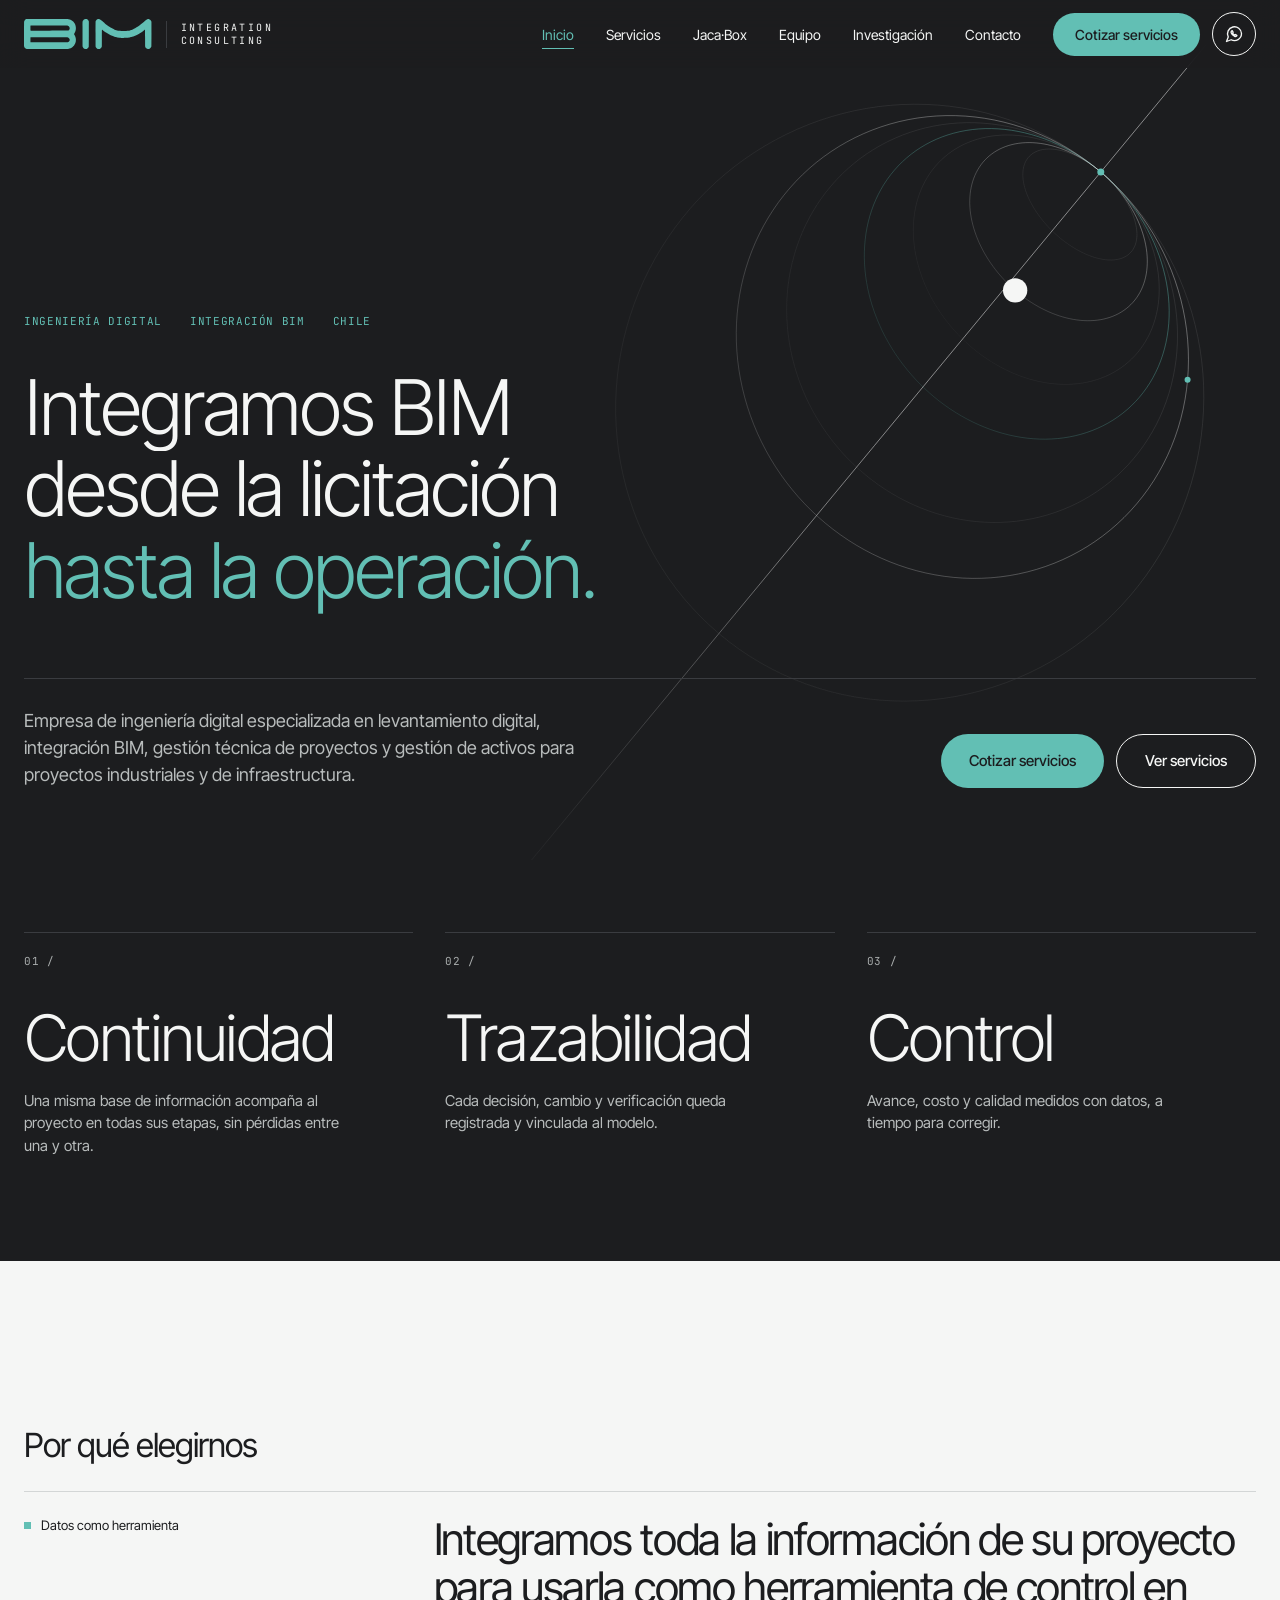
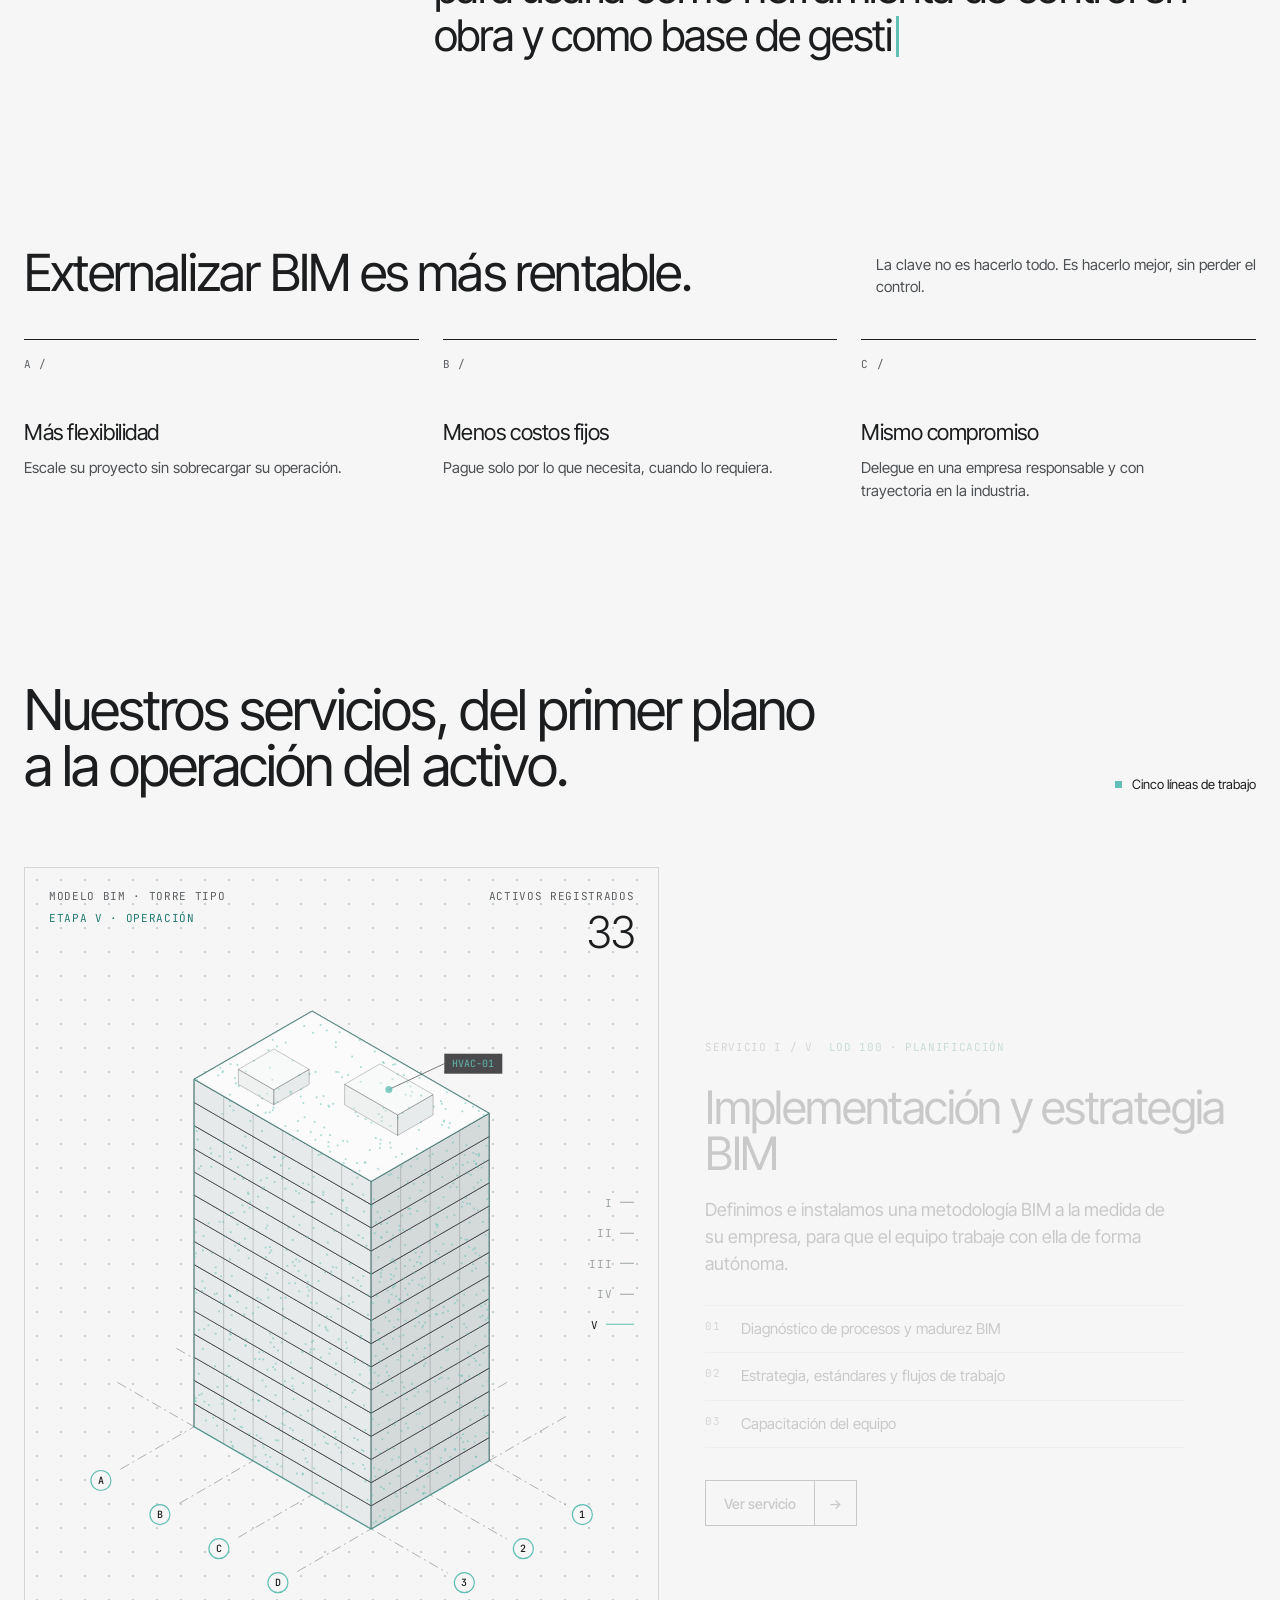
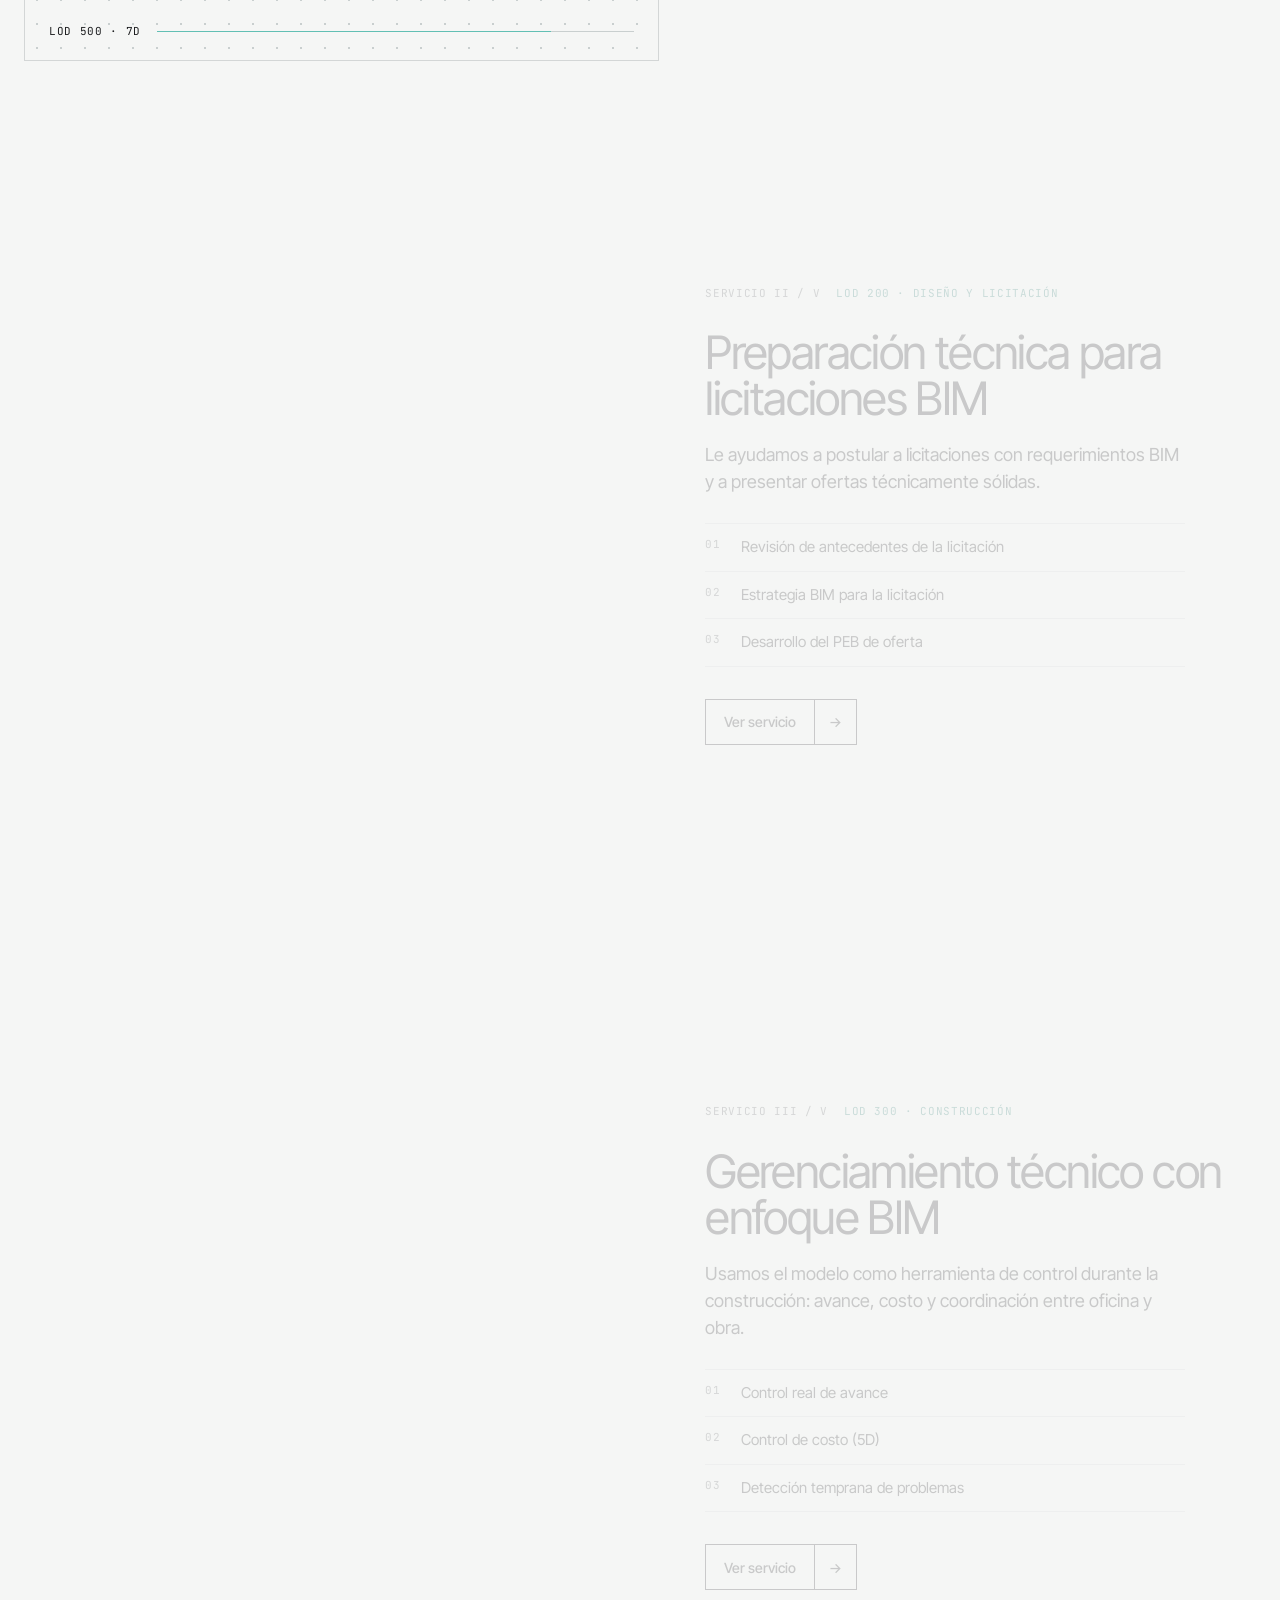
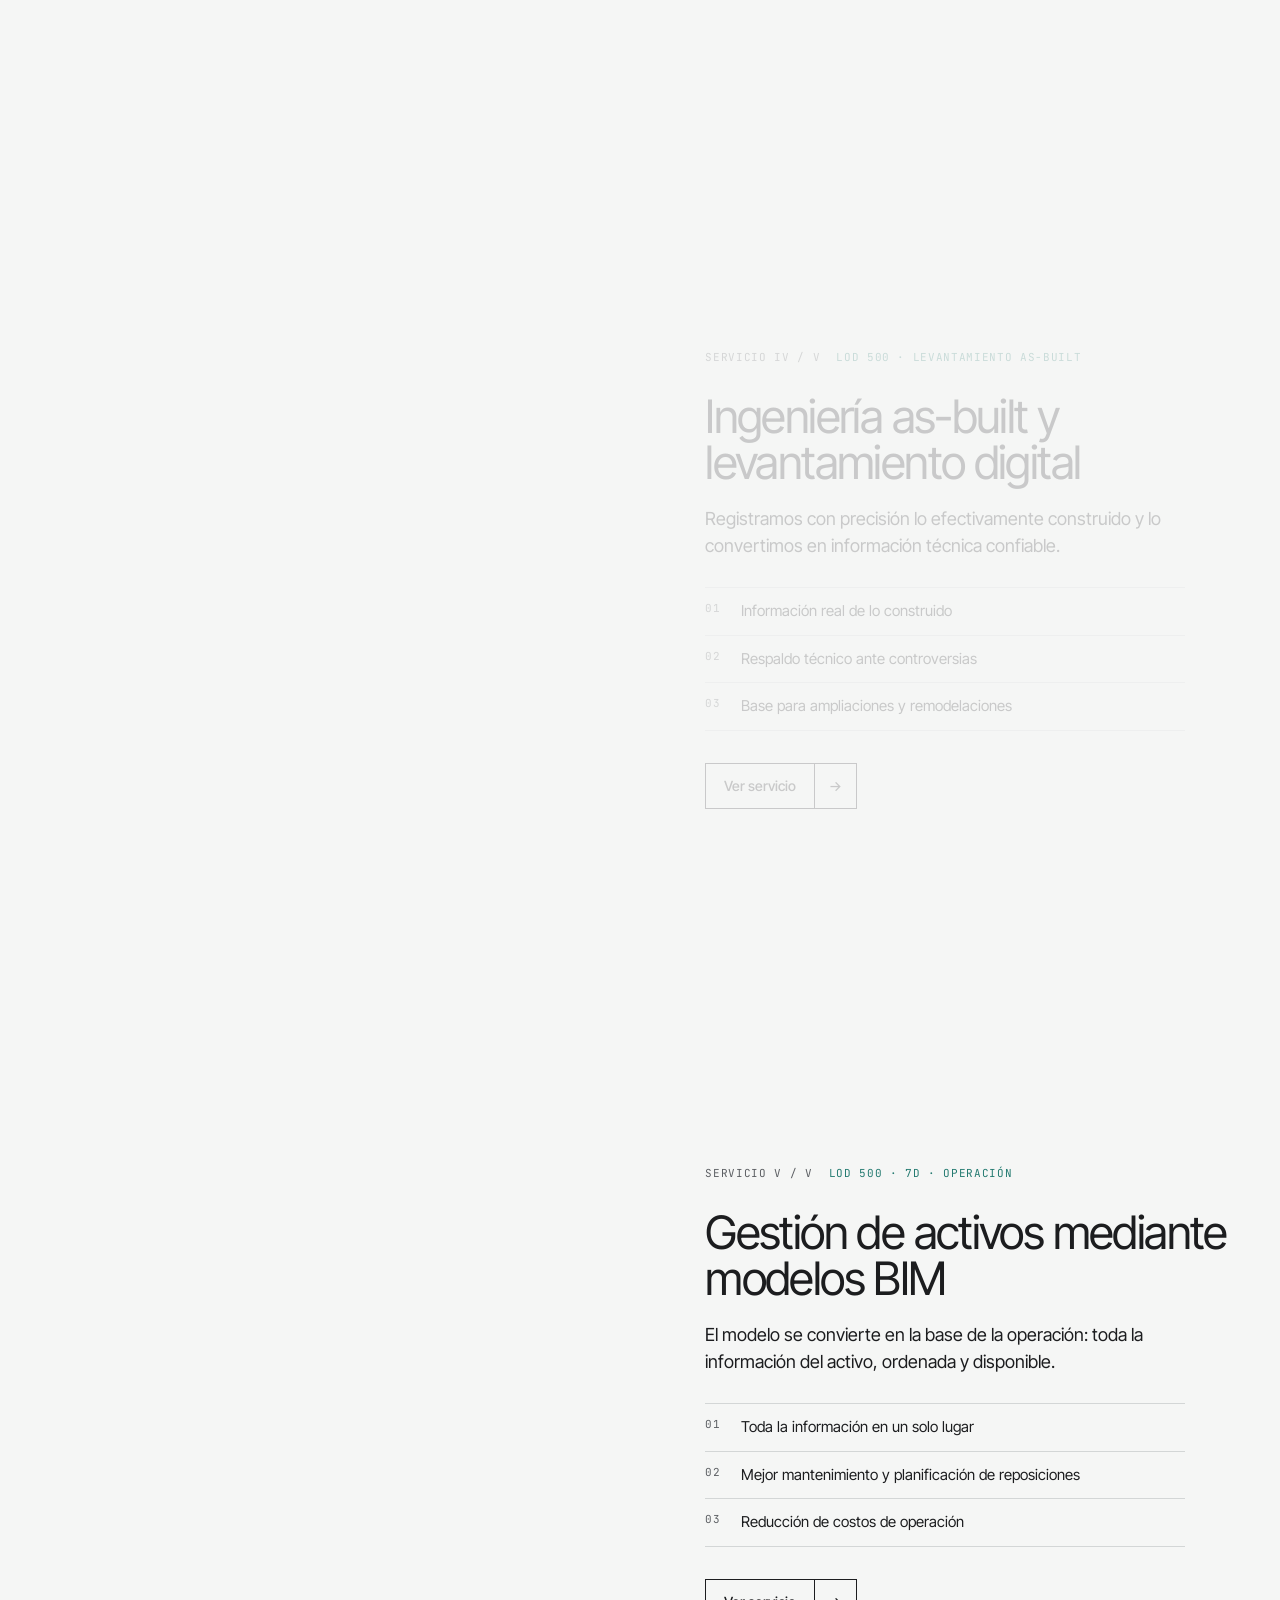
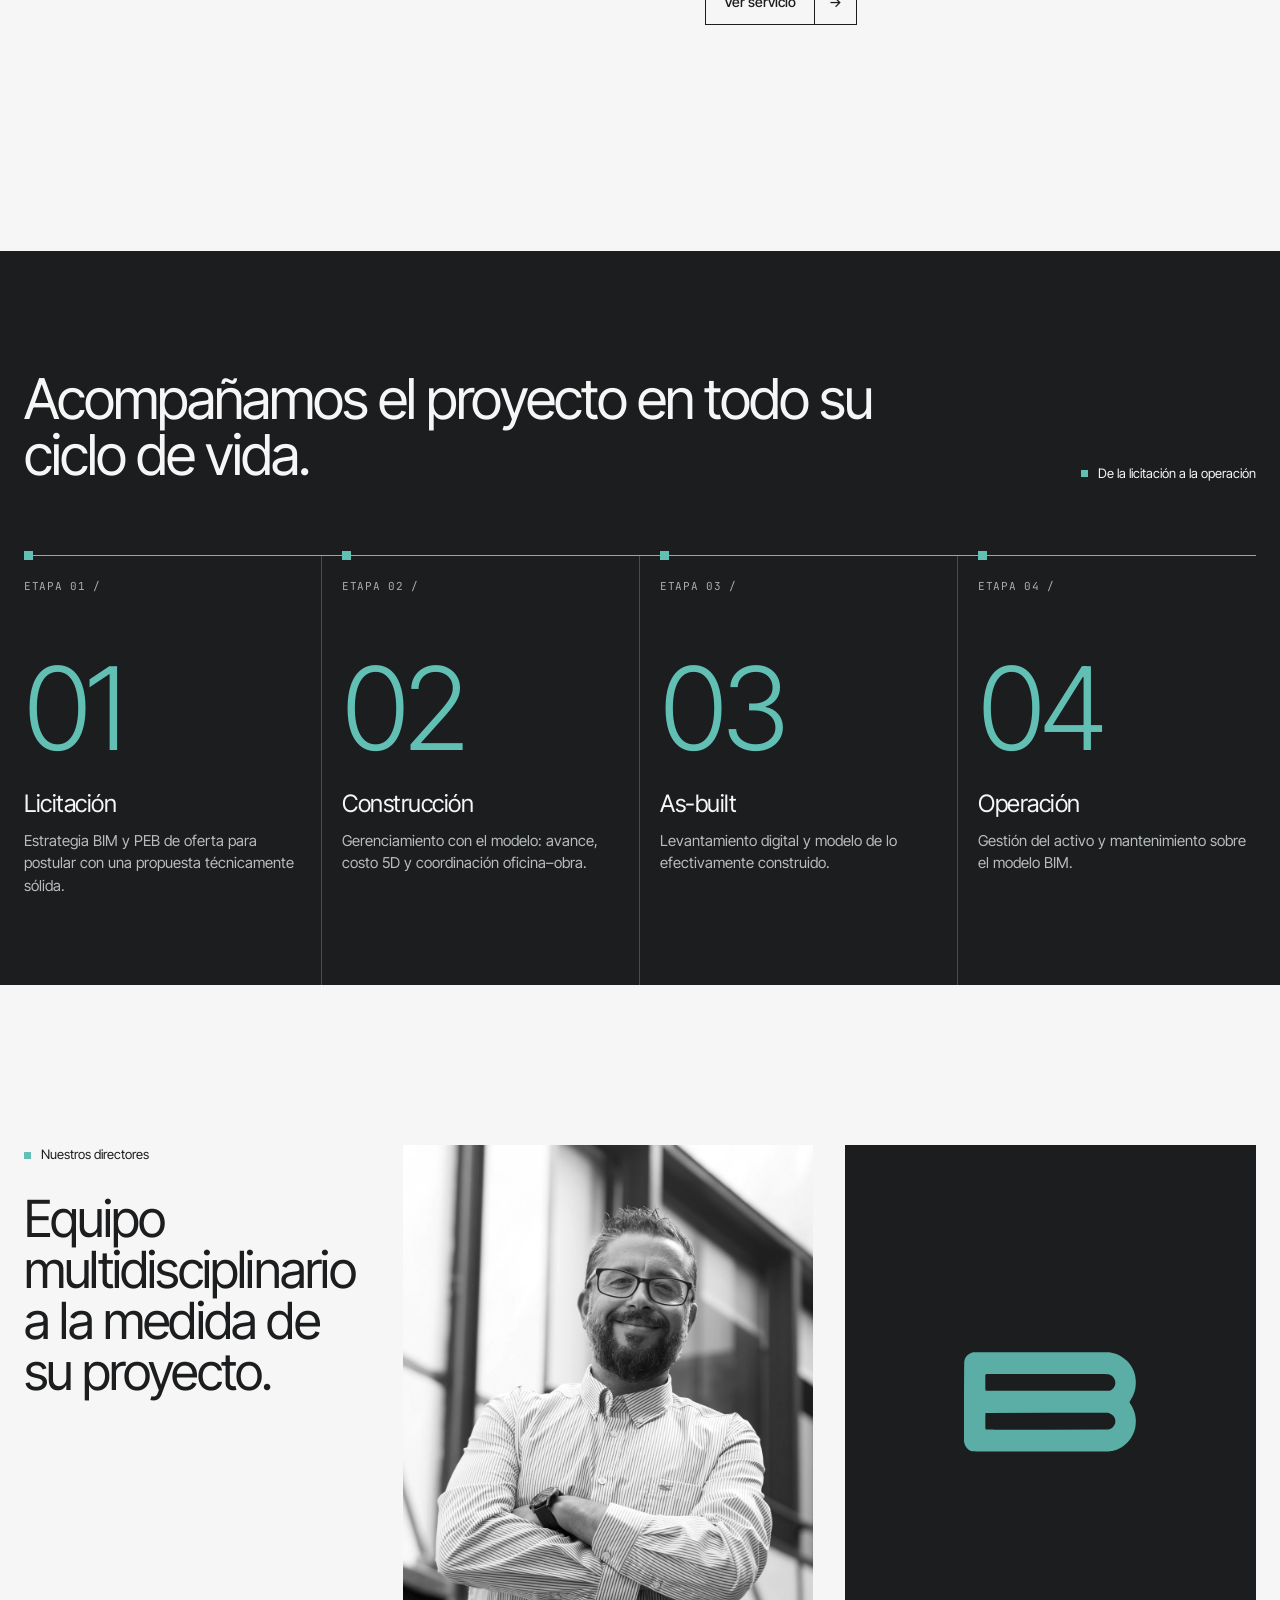
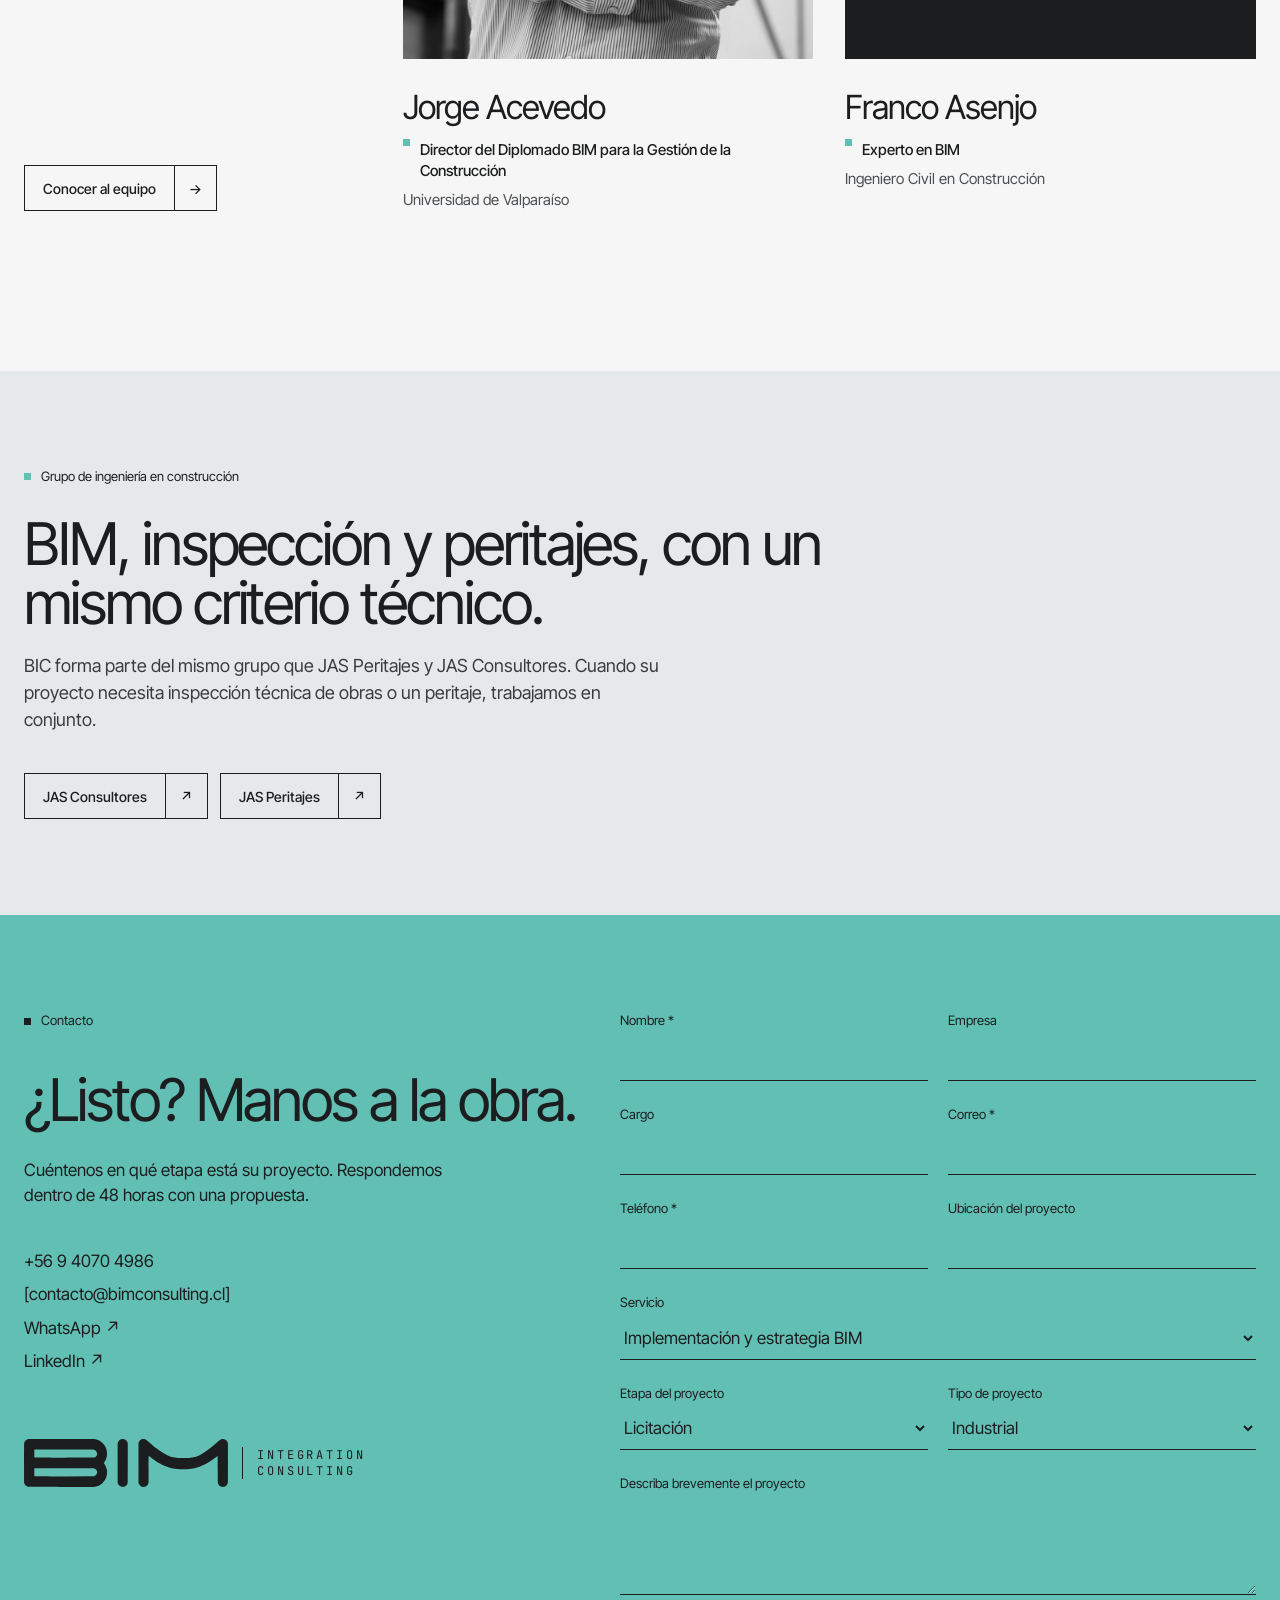
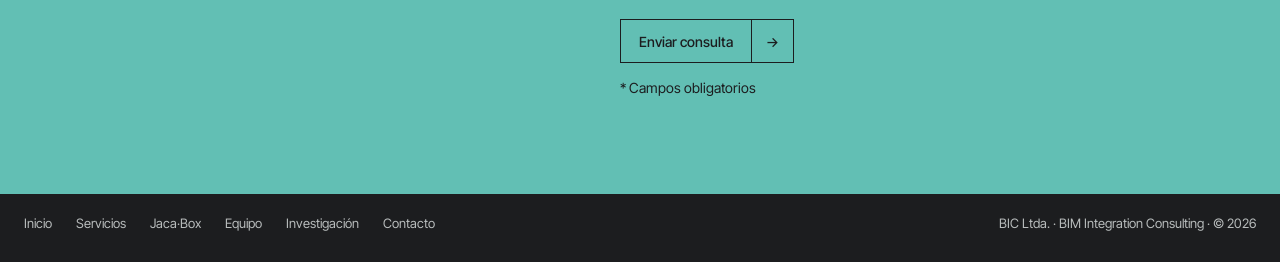
<file: bic/index.html>
<!doctype html>
<html lang="es">
<head>
<meta charset="utf-8">
<meta name="viewport" content="width=device-width, initial-scale=1">
<title>BIC — BIM Integration Consulting</title>
<meta name="description" content="Ingeniería digital: implementación BIM, licitaciones, gerenciamiento técnico, levantamiento as-built y gestión de activos.">
<link rel="icon" type="image/png" href="assets/img/bic-icon.png">
<link rel="preconnect" href="https://fonts.googleapis.com">
<link rel="preconnect" href="https://fonts.gstatic.com" crossorigin="">
<link href="https://fonts.googleapis.com/css2?family=Inter+Tight:wght@300;400;500&amp;family=Inter:wght@400;500&amp;family=JetBrains+Mono:wght@400&amp;display=swap" rel="stylesheet">
<link rel="stylesheet" href="../assets/css/site.css">
<link rel="stylesheet" href="assets/bic.css">
</head>
<body>
<div style="background: #F5F6F5; color: #1C1D1F; font-family: 'Inter Tight', Inter, system-ui, sans-serif; font-size: 15px; line-height: 1.5; width: 100%;">
<header style="position: sticky; top: 0; z-index: 20; background: rgba(28,29,31,0.86); backdrop-filter: blur(14px); color: #F5F6F5;">
<nav aria-label="Principal" style="max-width: 1400px; margin: 0 auto; padding: 12px 24px; display: flex; flex-wrap: wrap; align-items: center; justify-content: space-between; gap: 16px 32px;">
<a href="index.html" aria-label="BIM Integration Consulting, inicio" style="color: #F5F6F5; text-decoration: none;">
<div style="display: flex; align-items: center; gap: 14px;"><svg role="img" aria-label="BIM" viewBox="8.0 8.3 438.2 103.1" style="height: 30px; width: auto; display: block;"><path fill="#62BFB4" fill-rule="evenodd" d="M157.48 111.24 C161.06 110.86 162.10 110.71 162.85 110.48 C163.31 110.33 164.14 110.09 164.69 109.94 C167.13 109.25 170.02 107.84 172.81 105.96 C175.68 104.04 179.19 100.49 181.13 97.54 C182.67 95.20 184.50 91.32 185.05 89.22 C185.22 88.58 185.47 87.64 185.61 87.12 C186.18 85.05 186.52 79.89 186.26 77.44 C185.96 74.63 185.73 73.34 185.25 71.64 C184.32 68.34 182.91 65.22 181.14 62.54 C179.48 60.02 179.48 60.17 180.94 57.87 C184.55 52.21 186.12 47.20 186.34 40.69 C186.41 38.88 186.35 38.02 185.92 34.56 C185.74 33.07 184.79 29.32 184.42 28.59 C184.31 28.38 184.12 27.92 184.00 27.57 C182.86 24.35 179.90 19.88 177.10 17.19 C172.43 12.69 167.09 9.89 161.13 8.81 L158.69 8.37 L87.93 8.37 L17.18 8.38 L16.06 8.70 C14.23 9.23 13.01 9.97 11.49 11.49 C9.78 13.18 8.88 14.92 8.30 17.62 C8.08 18.66 8.03 100.32 8.26 101.57 C8.45 102.69 8.99 104.49 9.34 105.19 C10.28 107.06 11.94 108.84 13.74 109.92 C14.96 110.64 15.53 110.84 17.17 111.13 C18.37 111.34 22.06 111.35 87.35 111.36 C134.35 111.37 156.65 111.33 157.48 111.24 Z M222.06 111.08 C223.60 110.83 223.94 110.72 224.81 110.25 C228.02 108.52 229.80 106.25 230.74 102.69 C230.83 102.34 230.87 89.16 230.87 59.71 L230.88 17.23 L230.56 16.27 C229.88 14.23 229.22 13.10 227.90 11.73 C226.16 9.91 225.22 9.34 222.90 8.68 C221.82 8.38 221.60 8.36 219.71 8.40 C217.85 8.45 217.60 8.48 216.55 8.84 C212.94 10.07 210.32 13.07 209.37 17.04 C209.13 18.09 209.12 18.42 209.16 60.20 L209.19 102.31 L209.68 103.74 C210.30 105.55 211.25 106.99 212.78 108.44 C214.45 110.04 215.81 110.72 218.11 111.12 C219.86 111.42 220.02 111.42 222.06 111.08 Z M266.66 111.11 C267.95 110.89 268.39 110.76 269.50 110.21 C270.70 109.62 270.93 109.45 272.25 108.13 C273.94 106.44 274.59 105.41 275.17 103.46 L275.55 102.19 L275.62 73.93 C275.69 43.71 275.65 45.44 276.26 45.12 C276.58 44.95 276.97 45.13 277.89 45.90 C280.86 48.39 287.40 53.19 291.62 55.97 C296.66 59.29 303.73 63.21 308.03 65.08 C310.45 66.13 311.76 66.68 312.81 67.09 C314.45 67.72 316.93 68.60 317.89 68.88 C318.35 69.01 319.02 69.24 319.39 69.38 C319.75 69.52 320.53 69.75 321.12 69.89 C321.71 70.03 322.64 70.27 323.19 70.44 C323.74 70.60 324.83 70.85 325.62 71.00 C326.42 71.14 327.46 71.37 327.95 71.51 C328.43 71.64 329.47 71.83 330.26 71.94 C331.04 72.04 332.36 72.24 333.19 72.37 C335.34 72.72 336.43 72.85 338.69 73.00 C339.79 73.07 340.91 73.16 341.19 73.19 C341.96 73.28 348.51 73.53 350.12 73.53 C352.04 73.53 357.41 73.30 359.44 73.14 C360.33 73.07 361.72 72.95 362.51 72.89 C363.31 72.82 365.08 72.59 366.45 72.38 C368.73 72.02 369.70 71.85 373.50 71.11 C374.22 70.97 375.35 70.69 376.00 70.50 C376.65 70.30 377.57 70.05 378.05 69.94 C378.52 69.84 379.38 69.58 379.96 69.37 C380.54 69.17 381.10 69.00 381.20 69.00 C381.44 69.00 385.58 67.51 387.59 66.69 C389.48 65.93 390.05 65.68 392.00 64.79 C402.05 60.18 410.64 54.81 420.94 46.70 C423.05 45.04 423.37 44.89 423.82 45.39 C424.06 45.64 424.06 46.34 424.12 73.86 L424.19 102.06 L424.61 103.31 C425.62 106.31 427.28 108.46 429.73 109.91 C431.00 110.67 431.48 110.83 433.31 111.14 C434.99 111.43 435.79 111.40 437.75 111.00 C442.04 110.12 445.52 106.03 445.99 101.32 C446.17 99.51 446.18 19.95 446.00 18.31 C445.83 16.80 445.66 16.12 445.17 14.97 C443.89 11.96 441.34 9.65 438.30 8.74 C437.20 8.41 436.92 8.38 435.26 8.37 C433.46 8.37 433.40 8.38 431.96 8.87 C429.74 9.61 428.61 10.38 425.32 13.37 C420.46 17.79 414.75 22.65 409.70 26.68 C402.66 32.29 396.84 36.30 389.92 40.32 C385.22 43.05 378.04 46.11 374.12 47.06 C373.47 47.22 372.52 47.47 372.00 47.61 C371.09 47.86 368.26 48.35 366.12 48.63 C359.23 49.54 341.42 49.54 335.12 48.63 C330.77 48.00 329.69 47.82 328.06 47.43 C326.17 46.97 323.52 46.20 322.25 45.73 C319.83 44.84 319.18 44.59 318.00 44.11 C316.31 43.42 311.00 40.79 308.93 39.61 C304.80 37.28 298.08 32.78 293.75 29.45 C290.71 27.11 287.05 24.20 285.29 22.72 C282.67 20.52 278.05 16.52 275.94 14.63 C271.25 10.43 269.94 9.52 267.56 8.75 C266.33 8.36 266.29 8.35 264.38 8.41 C261.04 8.51 259.41 9.22 257.04 11.58 C255.72 12.89 255.61 13.04 254.94 14.43 C254.56 15.23 254.17 16.18 254.09 16.54 C253.97 17.04 253.94 26.61 253.94 59.81 C253.94 107.76 253.83 102.85 254.92 105.13 C255.97 107.32 257.73 109.11 259.88 110.19 C261.08 110.79 261.54 110.93 263.13 111.18 C264.62 111.41 264.93 111.41 266.66 111.11 Z M30.90 88.44 C30.10 88.09 30.12 88.23 30.15 79.63 L30.19 71.88 L30.53 71.53 L30.88 71.19 L94.13 71.16 L157.38 71.12 L158.74 71.56 C161.75 72.54 163.99 74.74 164.82 77.56 C165.09 78.47 165.13 81.13 164.88 82.00 C164.80 82.30 164.44 83.09 164.08 83.74 C162.91 85.90 160.99 87.51 158.72 88.23 L157.69 88.56 L94.50 88.59 C39.91 88.61 31.26 88.59 30.90 88.44 Z M31.50 48.29 C31.33 48.26 31.03 48.18 30.84 48.10 C30.11 47.82 30.12 47.97 30.12 39.50 L30.12 31.73 L30.48 31.38 C30.77 31.09 30.98 31.01 31.63 30.94 C32.08 30.90 60.51 30.88 94.81 30.90 C152.40 30.94 157.25 30.96 158.02 31.15 C161.64 32.05 164.59 35.35 165.02 39.00 C165.34 41.74 164.60 43.93 162.71 45.81 C161.60 46.92 160.23 47.77 159.01 48.11 C158.38 48.29 151.87 48.31 95.06 48.32 C60.27 48.33 31.67 48.32 31.50 48.29 Z"></path></svg><span class="mono" style="font-size: 10px; letter-spacing: 0.24em; padding-left: 14px; border-left: 1px solid #3A3C40; line-height: 1.35;">Integration<br>Consulting</span></div>
</a>
<div class="nv-links" style="display: flex; flex-wrap: wrap; align-items: center; gap: 12px 32px; font-size: 14px;">
<a class="navl on" href="index.html" aria-current="page" style="color: #F5F6F5;">Inicio</a>
<a class="navl" href="servicios.html" style="color: #F5F6F5;">Servicios</a>
<a class="navl" href="jacabox.html" style="color: #F5F6F5;">Jaca·Box</a>
<a class="navl" href="equipo.html" style="color: #F5F6F5;">Equipo</a>
<a class="navl" href="investigacion.html" style="color: #F5F6F5;">Investigación</a>
<a class="navl" href="contacto.html" style="color: #F5F6F5;">Contacto</a>
<a class="btn" href="#contacto" style="text-decoration: none; background: #62BFB4; color: #1C1D1F; padding: 11px 22px; border-radius: 999px; font-weight: 500;">Cotizar servicios</a>
<a class="btn" href="https://wa.me/56940704986" target="_blank" rel="noopener" aria-label="Escribir por WhatsApp" title="WhatsApp" style="display: inline-flex; align-items: center; justify-content: center; width: 44px; height: 44px; margin-left: -20px; box-sizing: border-box; border: 1px solid #F5F6F5; border-radius: 999px; color: #F5F6F5;"><svg aria-hidden="true" width="20" height="20" viewBox="0 0 24 24" fill="none" stroke="currentColor" stroke-width="1.6" stroke-linecap="round" stroke-linejoin="round"><path d="M21 11.5a8.4 8.4 0 0 1-12.4 7.4L3 21l2.1-5.5A8.4 8.4 0 1 1 21 11.5z"></path><path d="M9.3 8.4c.3-.4.8-.4 1 .1l.6 1.3c.1.3 0 .6-.2.8l-.4.4c.5 1 1.3 1.8 2.3 2.3l.4-.4c.2-.2.5-.3.8-.2l1.3.6c.5.2.5.7.1 1-.7.6-1.6.8-2.4.5-2-.7-3.5-2.2-4.2-4.2-.3-.8-.1-1.7.5-2.4z"></path></svg></a>
</div>
<button class="nv-bg" type="button" aria-label="Abrir menú" aria-expanded="false" aria-controls="nv-ov"><i></i><i></i><i></i></button>
</nav>
</header>
<div id="nv-ov" class="nv-ov" aria-hidden="true">
<nav aria-label="Menú" class="nv-in">
<a class="nv-l on" href="index.html" aria-current="page"><span class="mono">01</span><span>Inicio</span></a>
<a class="nv-l" href="servicios.html"><span class="mono">02</span><span>Servicios</span></a>
<a class="nv-l" href="jacabox.html"><span class="mono">03</span><span>Jaca·Box</span></a>
<a class="nv-l" href="equipo.html"><span class="mono">04</span><span>Equipo</span></a>
<a class="nv-l" href="investigacion.html"><span class="mono">05</span><span>Investigación</span></a>
<a class="nv-l" href="contacto.html"><span class="mono">06</span><span>Contacto</span></a>
</nav>
<div class="nv-ft">
<a class="btn" href="#contacto" style="text-decoration: none; background: #62BFB4; color: #1C1D1F; padding: 15px 26px; border-radius: 999px; font-weight: 500;">Cotizar servicios</a>
<a class="btn" href="https://wa.me/56940704986" target="_blank" rel="noopener" aria-label="Escribir por WhatsApp" style="display: inline-flex; align-items: center; justify-content: center; width: 52px; height: 52px; box-sizing: border-box; border: 1px solid #F5F6F5; border-radius: 999px; color: #F5F6F5;"><svg aria-hidden="true" width="20" height="20" viewBox="0 0 24 24" fill="none" stroke="currentColor" stroke-width="1.6" stroke-linecap="round" stroke-linejoin="round"><path d="M21 11.5a8.4 8.4 0 0 1-12.4 7.4L3 21l2.1-5.5A8.4 8.4 0 1 1 21 11.5z"></path><path d="M9.3 8.4c.3-.4.8-.4 1 .1l.6 1.3c.1.3 0 .6-.2.8l-.4.4c.5 1 1.3 1.8 2.3 2.3l.4-.4c.2-.2.5-.3.8-.2l1.3.6c.5.2.5.7.1 1-.7.6-1.6.8-2.4.5-2-.7-3.5-2.2-4.2-4.2-.3-.8-.1-1.7.5-2.4z"></path></svg></a>
</div>
</div>
<section id="inicio" style="position: relative; overflow: hidden; background: #1C1D1F; color: #F5F6F5; min-height: 860px; margin-top: -68px; display: flex; align-items: flex-end;">
<canvas class="rings" aria-hidden="true"></canvas><div class="rg-sh" aria-hidden="true"></div>
<div style="position: relative; max-width: 1400px; width: 100%; margin: 0 auto; padding: 200px 24px 72px; box-sizing: border-box;">
<div class="mono fade" style="color: #62BFB4; margin-bottom: 40px; display: flex; flex-wrap: wrap; gap: 8px 28px;"><span>Ingeniería digital</span><span>Integración BIM</span><span>Chile</span></div>
<h1 style="font-weight: 300; font-size: clamp(44px, 6vw, 96px); line-height: 0.98; letter-spacing: -0.04em; margin: 0; max-width: 900px;">
<span class="ln"><span>Integramos BIM</span></span>
<span class="ln d2"><span>desde la licitación</span></span>
<span class="ln d3"><span style="color: #62BFB4;">hasta la operación.</span></span>
</h1>
<div class="fade" style="display: flex; flex-wrap: wrap; justify-content: space-between; align-items: flex-end; gap: 32px; margin-top: 64px; padding-top: 28px; border-top: 1px solid #3A3C40;">
<p style="margin: 0; max-width: 560px; font-size: 18px; color: #B8BCBC;">Empresa de ingeniería digital especializada en levantamiento digital, integración BIM, gestión técnica de proyectos y gestión de activos para proyectos industriales y de infraestructura.</p>
<div style="display: flex; flex-wrap: wrap; gap: 12px;">
<a class="btn" href="#contacto" style="text-decoration: none; background: #62BFB4; color: #1C1D1F; padding: 16px 28px; border-radius: 999px; font-weight: 500;">Cotizar servicios</a>
<a class="btn" href="servicios.html" style="text-decoration: none; background: #1C1D1F; border: 1px solid #F5F6F5; color: #F5F6F5; padding: 15px 28px; border-radius: 999px; font-weight: 500;">Ver servicios</a>
</div>
</div>
</div>
</section>
<section aria-label="Continuidad, trazabilidad y control" style="background: #1C1D1F; color: #F5F6F5; padding: 72px 24px 104px;">
<div style="display: grid; grid-template-columns: repeat(auto-fit, minmax(260px, 1fr)); gap: 48px 32px;">
<div class="pil rv"><div class="mono" style="color: #A9ADAD; margin-bottom: 36px;">01 /</div><div class="w">Continuidad</div><p style="margin: 20px 0 0; color: #B8BCBC; max-width: 320px;">Una misma base de información acompaña al proyecto en todas sus etapas, sin pérdidas entre una y otra.</p></div><div class="pil rv s2"><div class="mono" style="color: #A9ADAD; margin-bottom: 36px;">02 /</div><div class="w">Trazabilidad</div><p style="margin: 20px 0 0; color: #B8BCBC; max-width: 320px;">Cada decisión, cambio y verificación queda registrada y vinculada al modelo.</p></div><div class="pil rv s3"><div class="mono" style="color: #A9ADAD; margin-bottom: 36px;">03 /</div><div class="w">Control</div><p style="margin: 20px 0 0; color: #B8BCBC; max-width: 320px;">Avance, costo y calidad medidos con datos, a tiempo para corregir.</p></div>
</div>
</section>
<section id="enfoque" style="padding: 160px 24px 60px;">
<h2 style="margin: 0 0 20px; font-weight: 400; font-size: clamp(26px, 2.6vw, 38px); letter-spacing: -0.03em;">Por qué elegirnos</h2>
<div class="rule" style="height: 1px; background: #D3D6D6;"></div>
<div style="display: flex; flex-wrap: wrap; gap: 32px; padding-top: 24px;">
<div class="lb" style="flex: 1 1 240px; align-self: flex-start;">Datos como herramienta</div>
<p style="flex: 2.2 1 520px; margin: 0; font-size: clamp(26px, 3.4vw, 52px); line-height: 1.1; letter-spacing: -0.03em;"><span class="ty">Integramos toda la información de su proyecto para usarla como herramienta de control en obra y como base de gestión del activo en operación.</span></p>
</div>
<div style="display: flex; flex-wrap: wrap; justify-content: space-between; align-items: flex-end; gap: 24px; margin-top: 140px; margin-bottom: 40px;">
<h2 class="rv" style="margin: 0; font-weight: 400; font-size: clamp(30px, 4vw, 60px); line-height: 1; letter-spacing: -0.035em; max-width: 760px;">Externalizar BIM es más rentable.</h2>
<p class="rv" style="margin: 0; color: #4C4F53; max-width: 380px;">La clave no es hacerlo todo. Es hacerlo mejor, sin perder el control.</p>
</div>
<div style="display: grid; grid-template-columns: repeat(auto-fit, minmax(240px, 1fr)); gap: 40px 24px;"><div class="rv"><div class="rule" style="height: 1px; background: #1C1D1F; margin-bottom: 16px;"></div><div class="mono" style="color: #5C5F63;">A /</div><h3 style="margin: 44px 0 8px; font-size: 22px; font-weight: 400; letter-spacing: -0.02em;">Más flexibilidad</h3><p style="margin: 0; color: #4C4F53; max-width: 340px;">Escale su proyecto sin sobrecargar su operación.</p></div><div class="rv s2"><div class="rule" style="height: 1px; background: #1C1D1F; margin-bottom: 16px;"></div><div class="mono" style="color: #5C5F63;">B /</div><h3 style="margin: 44px 0 8px; font-size: 22px; font-weight: 400; letter-spacing: -0.02em;">Menos costos fijos</h3><p style="margin: 0; color: #4C4F53; max-width: 340px;">Pague solo por lo que necesita, cuando lo requiera.</p></div><div class="rv s3"><div class="rule" style="height: 1px; background: #1C1D1F; margin-bottom: 16px;"></div><div class="mono" style="color: #5C5F63;">C /</div><h3 style="margin: 44px 0 8px; font-size: 22px; font-weight: 400; letter-spacing: -0.02em;">Mismo compromiso</h3><p style="margin: 0; color: #4C4F53; max-width: 340px;">Delegue en una empresa responsable y con trayectoria en la industria.</p></div></div>
</section>
<section id="servicios" aria-labelledby="serv-t" style="padding: 120px 0 40px;">
<div style="padding: 0 24px 56px; display: flex; flex-wrap: wrap; justify-content: space-between; align-items: flex-end; gap: 24px;">
<h2 id="serv-t" class="rv" style="margin: 0; font-weight: 400; font-size: clamp(30px, 4.4vw, 68px); line-height: 1; letter-spacing: -0.035em; max-width: 820px;">Nuestros servicios, del primer plano a la operación del activo.</h2>
<div class="lb">Cinco líneas de trabajo</div>
</div>
<div class="tw">
<div class="tw-l">
<div class="tw-vp">
<canvas class="tw-cv" aria-hidden="true"></canvas>
<div class="tw-hud mono" aria-hidden="true">
<div class="tw-tl"><span>Modelo BIM · Torre tipo</span><span class="tw-st">Etapa I · Planificación</span></div>
<div class="tw-tr"><span class="tw-pk">Avance de obra</span><span class="tw-pct">0%</span></div>
<ol class="tw-rail"><li data-i="0"><span>I</span></li><li data-i="1"><span>II</span></li><li data-i="2"><span>III</span></li><li data-i="3"><span>IV</span></li><li data-i="4"><span>V</span></li></ol>
<div class="tw-bl"><span class="tw-lod">LOD 100</span><span class="tw-bar"><i></i></span></div>
</div>
</div>
</div>
<div class="tw-r">
<article class="tw-b" data-i="0">
<div class="mono" style="color: #5C5F63; margin-bottom: 28px; display: flex; gap: 16px; flex-wrap: wrap;"><span>Servicio I / V</span><span style="color: #237A70;">LOD 100 · Planificación</span></div>
<h3 style="margin: 0 0 20px; font-weight: 400; font-size: clamp(32px, 3.6vw, 56px); line-height: 1; letter-spacing: -0.035em;">Implementación y estrategia BIM</h3>
<p style="margin: 0 0 28px; font-size: 18px; max-width: 480px;">Definimos e instalamos una metodología BIM a la medida de su empresa, para que el equipo trabaje con ella de forma autónoma.</p>
<ul class="tw-li"><li><span class="mono" style="color: #5C5F63;">01</span><span>Diagnóstico de procesos y madurez BIM</span></li><li><span class="mono" style="color: #5C5F63;">02</span><span>Estrategia, estándares y flujos de trabajo</span></li><li><span class="mono" style="color: #5C5F63;">03</span><span>Capacitación del equipo</span></li></ul>
<a class="bt" href="servicios.html#s1" style="margin-top: 32px;"><span>Ver servicio</span><span aria-hidden="true">→</span></a>
</article>
<article class="tw-b" data-i="1">
<div class="mono" style="color: #5C5F63; margin-bottom: 28px; display: flex; gap: 16px; flex-wrap: wrap;"><span>Servicio II / V</span><span style="color: #237A70;">LOD 200 · Diseño y licitación</span></div>
<h3 style="margin: 0 0 20px; font-weight: 400; font-size: clamp(32px, 3.6vw, 56px); line-height: 1; letter-spacing: -0.035em;">Preparación técnica para licitaciones BIM</h3>
<p style="margin: 0 0 28px; font-size: 18px; max-width: 480px;">Le ayudamos a postular a licitaciones con requerimientos BIM y a presentar ofertas técnicamente sólidas.</p>
<ul class="tw-li"><li><span class="mono" style="color: #5C5F63;">01</span><span>Revisión de antecedentes de la licitación</span></li><li><span class="mono" style="color: #5C5F63;">02</span><span>Estrategia BIM para la licitación</span></li><li><span class="mono" style="color: #5C5F63;">03</span><span>Desarrollo del PEB de oferta</span></li></ul>
<a class="bt" href="servicios.html#s2" style="margin-top: 32px;"><span>Ver servicio</span><span aria-hidden="true">→</span></a>
</article>
<article class="tw-b" data-i="2">
<div class="mono" style="color: #5C5F63; margin-bottom: 28px; display: flex; gap: 16px; flex-wrap: wrap;"><span>Servicio III / V</span><span style="color: #237A70;">LOD 300 · Construcción</span></div>
<h3 style="margin: 0 0 20px; font-weight: 400; font-size: clamp(32px, 3.6vw, 56px); line-height: 1; letter-spacing: -0.035em;">Gerenciamiento técnico con enfoque BIM</h3>
<p style="margin: 0 0 28px; font-size: 18px; max-width: 480px;">Usamos el modelo como herramienta de control durante la construcción: avance, costo y coordinación entre oficina y obra.</p>
<ul class="tw-li"><li><span class="mono" style="color: #5C5F63;">01</span><span>Control real de avance</span></li><li><span class="mono" style="color: #5C5F63;">02</span><span>Control de costo (5D)</span></li><li><span class="mono" style="color: #5C5F63;">03</span><span>Detección temprana de problemas</span></li></ul>
<a class="bt" href="servicios.html#s3" style="margin-top: 32px;"><span>Ver servicio</span><span aria-hidden="true">→</span></a>
</article>
<article class="tw-b" data-i="3">
<div class="mono" style="color: #5C5F63; margin-bottom: 28px; display: flex; gap: 16px; flex-wrap: wrap;"><span>Servicio IV / V</span><span style="color: #237A70;">LOD 500 · Levantamiento as-built</span></div>
<h3 style="margin: 0 0 20px; font-weight: 400; font-size: clamp(32px, 3.6vw, 56px); line-height: 1; letter-spacing: -0.035em;">Ingeniería as-built y levantamiento digital</h3>
<p style="margin: 0 0 28px; font-size: 18px; max-width: 480px;">Registramos con precisión lo efectivamente construido y lo convertimos en información técnica confiable.</p>
<ul class="tw-li"><li><span class="mono" style="color: #5C5F63;">01</span><span>Información real de lo construido</span></li><li><span class="mono" style="color: #5C5F63;">02</span><span>Respaldo técnico ante controversias</span></li><li><span class="mono" style="color: #5C5F63;">03</span><span>Base para ampliaciones y remodelaciones</span></li></ul>
<a class="bt" href="servicios.html#s4" style="margin-top: 32px;"><span>Ver servicio</span><span aria-hidden="true">→</span></a>
</article>
<article class="tw-b" data-i="4">
<div class="mono" style="color: #5C5F63; margin-bottom: 28px; display: flex; gap: 16px; flex-wrap: wrap;"><span>Servicio V / V</span><span style="color: #237A70;">LOD 500 · 7D · Operación</span></div>
<h3 style="margin: 0 0 20px; font-weight: 400; font-size: clamp(32px, 3.6vw, 56px); line-height: 1; letter-spacing: -0.035em;">Gestión de activos mediante modelos BIM</h3>
<p style="margin: 0 0 28px; font-size: 18px; max-width: 480px;">El modelo se convierte en la base de la operación: toda la información del activo, ordenada y disponible.</p>
<ul class="tw-li"><li><span class="mono" style="color: #5C5F63;">01</span><span>Toda la información en un solo lugar</span></li><li><span class="mono" style="color: #5C5F63;">02</span><span>Mejor mantenimiento y planificación de reposiciones</span></li><li><span class="mono" style="color: #5C5F63;">03</span><span>Reducción de costos de operación</span></li></ul>
<a class="bt" href="servicios.html#s5" style="margin-top: 32px;"><span>Ver servicio</span><span aria-hidden="true">→</span></a>
</article>
</div>
</div>
</section>
<section id="ciclo" style="overflow: hidden; background: #1C1D1F; color: #F5F6F5; padding: 120px 24px 0;">
<div style="display: flex; flex-wrap: wrap; justify-content: space-between; align-items: flex-end; gap: 24px; padding-bottom: 72px;">
<h2 class="rv" style="margin: 0; font-weight: 400; font-size: clamp(30px, 4.4vw, 68px); line-height: 1; letter-spacing: -0.035em; max-width: 880px;">Acompañamos el proyecto en todo su ciclo de vida.</h2>
<div class="lb w">De la licitación a la operación</div>
</div>
<div aria-hidden="true" style="height: 1px; background: #4A4C50;"><div class="pr-bar" style="height: 1px; background: #62BFB4; transform-origin: left;"></div></div>
<ol style="list-style: none; margin: 0 -20px; padding: 0; display: grid; grid-template-columns: repeat(auto-fit, minmax(230px, 1fr));">
<li class="pc p1" style="position: relative; padding: 22px 20px 88px; border-right: 1px solid #4A4C50;">
<span class="pm" aria-hidden="true" style="position: absolute; top: -5px; left: 20px; width: 9px; height: 9px; border: 1px solid #62BFB4; box-sizing: border-box; background: #62BFB4;"></span>
<div class="mono" style="color: #A9ADAD;">Etapa 01 /</div>
<div aria-hidden="true" style="overflow: hidden; margin-top: 64px;"><div class="pn" style="font-weight: 300; font-size: clamp(80px, 9vw, 150px); line-height: 0.86; letter-spacing: -0.05em; color: #62BFB4;">01</div></div>
<h3 style="margin: 28px 0 8px; font-size: 24px; font-weight: 400; letter-spacing: -0.02em;">Licitación</h3>
<p style="margin: 0; color: #B8BCBC;">Estrategia BIM y PEB de oferta para postular con una propuesta técnicamente sólida.</p>
</li>
<li class="pc p2" style="position: relative; padding: 22px 20px 88px; border-right: 1px solid #4A4C50;">
<span class="pm" aria-hidden="true" style="position: absolute; top: -5px; left: 20px; width: 9px; height: 9px; border: 1px solid #62BFB4; box-sizing: border-box; background: #62BFB4;"></span>
<div class="mono" style="color: #A9ADAD;">Etapa 02 /</div>
<div aria-hidden="true" style="overflow: hidden; margin-top: 64px;"><div class="pn" style="font-weight: 300; font-size: clamp(80px, 9vw, 150px); line-height: 0.86; letter-spacing: -0.05em; color: #62BFB4;">02</div></div>
<h3 style="margin: 28px 0 8px; font-size: 24px; font-weight: 400; letter-spacing: -0.02em;">Construcción</h3>
<p style="margin: 0; color: #B8BCBC;">Gerenciamiento con el modelo: avance, costo 5D y coordinación oficina–obra.</p>
</li>
<li class="pc p3" style="position: relative; padding: 22px 20px 88px; border-right: 1px solid #4A4C50;">
<span class="pm" aria-hidden="true" style="position: absolute; top: -5px; left: 20px; width: 9px; height: 9px; border: 1px solid #62BFB4; box-sizing: border-box; background: #62BFB4;"></span>
<div class="mono" style="color: #A9ADAD;">Etapa 03 /</div>
<div aria-hidden="true" style="overflow: hidden; margin-top: 64px;"><div class="pn" style="font-weight: 300; font-size: clamp(80px, 9vw, 150px); line-height: 0.86; letter-spacing: -0.05em; color: #62BFB4;">03</div></div>
<h3 style="margin: 28px 0 8px; font-size: 24px; font-weight: 400; letter-spacing: -0.02em;">As-built</h3>
<p style="margin: 0; color: #B8BCBC;">Levantamiento digital y modelo de lo efectivamente construido.</p>
</li>
<li class="pc p4" style="position: relative; padding: 22px 20px 88px;">
<span class="pm" aria-hidden="true" style="position: absolute; top: -5px; left: 20px; width: 9px; height: 9px; border: 1px solid #62BFB4; box-sizing: border-box; background: #62BFB4;"></span>
<div class="mono" style="color: #A9ADAD;">Etapa 04 /</div>
<div aria-hidden="true" style="overflow: hidden; margin-top: 64px;"><div class="pn" style="font-weight: 300; font-size: clamp(80px, 9vw, 150px); line-height: 0.86; letter-spacing: -0.05em; color: #62BFB4;">04</div></div>
<h3 style="margin: 28px 0 8px; font-size: 24px; font-weight: 400; letter-spacing: -0.02em;">Operación</h3>
<p style="margin: 0; color: #B8BCBC;">Gestión del activo y mantenimiento sobre el modelo BIM.</p>
</li>
</ol>
</section>
<section aria-labelledby="dir-t" style="padding: 160px 24px 160px; display: flex; flex-wrap: wrap; gap: 48px 32px;">
<div style="flex: 1 1 240px; display: flex; flex-direction: column; justify-content: space-between; gap: 40px;">
<div><div class="lb" style="margin-bottom: 28px;">Nuestros directores</div>
<h2 id="dir-t" style="margin: 0; font-weight: 400; font-size: clamp(30px, 4vw, 60px); line-height: 1; letter-spacing: -0.035em; max-width: 420px;">Equipo multidisciplinario a la medida de su proyecto.</h2></div>
<a class="bt" href="equipo.html" style="align-self: flex-start;"><span>Conocer al equipo</span><span aria-hidden="true">→</span></a>
</div>
<div style="flex: 2 1 640px; display: flex; flex-wrap: wrap; gap: 32px;">
<div class="rv" style="flex: 1 1 300px; max-width: 460px;"><div style="position: relative; overflow: hidden; aspect-ratio: 4 / 5; background: #3A3C40;"><img class="pt" src="../assets/img/jorge-acevedo.jpg" alt="Jorge Acevedo" style="position: absolute; inset: 0; width: 100%; height: 100%; object-fit: cover; object-position: 49% center;"></div><h3 style="margin: 24px 0 6px; font-weight: 400; font-size: clamp(26px, 2.6vw, 38px); letter-spacing: -0.03em;">Jorge Acevedo</h3><p class="lb" style="margin: 0; font-size: 15px; font-weight: 500; align-items: flex-start; line-height: 1.4;"><span>Director del Diplomado BIM para la Gestión de la Construcción</span></p><p style="margin: 8px 0 0; color: #4C4F53;">Universidad de Valparaíso</p></div><div class="rv s2" style="flex: 1 1 300px; max-width: 460px;"><div class="ph-pend" role="img" aria-label="Fotografía pendiente de Franco Asenjo" style="aspect-ratio: 4 / 5;"><svg viewBox="8 8 179 104" aria-hidden="true"><path fill="#62BFB4" fill-rule="evenodd" d="M157.48 111.24 C161.06 110.86 162.10 110.71 162.85 110.48 C163.31 110.33 164.14 110.09 164.69 109.94 C167.13 109.25 170.02 107.84 172.81 105.96 C175.68 104.04 179.19 100.49 181.13 97.54 C182.67 95.20 184.50 91.32 185.05 89.22 C185.22 88.58 185.47 87.64 185.61 87.12 C186.18 85.05 186.52 79.89 186.26 77.44 C185.96 74.63 185.73 73.34 185.25 71.64 C184.32 68.34 182.91 65.22 181.14 62.54 C179.48 60.02 179.48 60.17 180.94 57.87 C184.55 52.21 186.12 47.20 186.34 40.69 C186.41 38.88 186.35 38.02 185.92 34.56 C185.74 33.07 184.79 29.32 184.42 28.59 C184.31 28.38 184.12 27.92 184.00 27.57 C182.86 24.35 179.90 19.88 177.10 17.19 C172.43 12.69 167.09 9.89 161.13 8.81 L158.69 8.37 L87.93 8.37 L17.18 8.38 L16.06 8.70 C14.23 9.23 13.01 9.97 11.49 11.49 C9.78 13.18 8.88 14.92 8.30 17.62 C8.08 18.66 8.03 100.32 8.26 101.57 C8.45 102.69 8.99 104.49 9.34 105.19 C10.28 107.06 11.94 108.84 13.74 109.92 C14.96 110.64 15.53 110.84 17.17 111.13 C18.37 111.34 22.06 111.35 87.35 111.36 C134.35 111.37 156.65 111.33 157.48 111.24 Z  M30.90 88.44 C30.10 88.09 30.12 88.23 30.15 79.63 L30.19 71.88 L30.53 71.53 L30.88 71.19 L94.13 71.16 L157.38 71.12 L158.74 71.56 C161.75 72.54 163.99 74.74 164.82 77.56 C165.09 78.47 165.13 81.13 164.88 82.00 C164.80 82.30 164.44 83.09 164.08 83.74 C162.91 85.90 160.99 87.51 158.72 88.23 L157.69 88.56 L94.50 88.59 C39.91 88.61 31.26 88.59 30.90 88.44 Z  M31.50 48.29 C31.33 48.26 31.03 48.18 30.84 48.10 C30.11 47.82 30.12 47.97 30.12 39.50 L30.12 31.73 L30.48 31.38 C30.77 31.09 30.98 31.01 31.63 30.94 C32.08 30.90 60.51 30.88 94.81 30.90 C152.40 30.94 157.25 30.96 158.02 31.15 C161.64 32.05 164.59 35.35 165.02 39.00 C165.34 41.74 164.60 43.93 162.71 45.81 C161.60 46.92 160.23 47.77 159.01 48.11 C158.38 48.29 151.87 48.31 95.06 48.32 C60.27 48.33 31.67 48.32 31.50 48.29 Z"></path></svg></div><h3 style="margin: 24px 0 6px; font-weight: 400; font-size: clamp(26px, 2.6vw, 38px); letter-spacing: -0.03em;">Franco Asenjo</h3><p class="lb" style="margin: 0; font-size: 15px; font-weight: 500; align-items: flex-start; line-height: 1.4;"><span>Experto en BIM</span></p><p style="margin: 8px 0 0; color: #4C4F53;">Ingeniero Civil en Construcción</p></div>
</div>
</section>
<section aria-labelledby="grupo-t" style="background: #E6E9E9; padding: 96px 24px; display: flex; flex-wrap: wrap; gap: 40px 32px; align-items: flex-end; justify-content: space-between;">
<div class="rv">
<div class="lb" style="margin-bottom: 28px;">Grupo de ingeniería en construcción</div>
<h2 id="grupo-t" style="margin: 0 0 20px; font-weight: 400; font-size: clamp(34px, 4.6vw, 72px); line-height: 1; letter-spacing: -0.035em; max-width: 900px;">BIM, inspección y peritajes, con un mismo criterio técnico.</h2>
<p style="margin: 0; font-size: 18px; color: #3A3C40; max-width: 640px;">BIC forma parte del mismo grupo que JAS Peritajes y JAS Consultores. Cuando su proyecto necesita inspección técnica de obras o un peritaje, trabajamos en conjunto.</p>
</div>
<div style="display: flex; flex-wrap: wrap; gap: 12px;">
<a class="bt" href="https://diegojohnson93.github.io/jas/consultores/" target="_blank" rel="noopener"><span>JAS Consultores</span><span aria-hidden="true">↗</span></a>
<a class="bt" href="https://diegojohnson93.github.io/jas/" target="_blank" rel="noopener"><span>JAS Peritajes</span><span aria-hidden="true">↗</span></a>
</div>
</section>
<section id="contacto" style="background: #62BFB4; color: #1C1D1F; overflow: hidden;">
<div style="padding: 96px 24px 96px; display: flex; flex-wrap: wrap; gap: 64px 32px;">
<div class="rv" style="flex: 1 1 400px;">
<div class="lb" style="margin-bottom: 40px;">Contacto</div>
<h2 style="margin: 0 0 28px; font-weight: 400; font-size: clamp(34px, 4.6vw, 72px); line-height: 1; letter-spacing: -0.035em;">¿Listo? Manos a la obra.</h2>
<p style="margin: 0 0 40px; font-size: 17px; max-width: 420px;">Cuéntenos en qué etapa está su proyecto. Respondemos dentro de 48 horas con una propuesta.</p>
<div style="display: flex; flex-direction: column; align-items: flex-start; gap: 8px; font-size: 17px;">
<a class="navl" href="tel:+56940704986" style="color: #1C1D1F;">+56 9 4070 4986</a>
<a class="navl" href="#contacto" style="color: #1C1D1F;">[contacto@bimconsulting.cl]</a>
<a class="navl" href="https://wa.me/56940704986" target="_blank" rel="noopener" style="color: #1C1D1F;">WhatsApp ↗</a>
<a class="navl" href="#contacto" style="color: #1C1D1F;">LinkedIn ↗</a>
</div>
<div style="margin-top: 64px; color: #1C1D1F;"><div style="display: flex; align-items: center; gap: 14px;"><svg role="img" aria-label="BIM" viewBox="8.0 8.3 438.2 103.1" style="height: 48px; width: auto; display: block;"><path fill="#1C1D1F" fill-rule="evenodd" d="M157.48 111.24 C161.06 110.86 162.10 110.71 162.85 110.48 C163.31 110.33 164.14 110.09 164.69 109.94 C167.13 109.25 170.02 107.84 172.81 105.96 C175.68 104.04 179.19 100.49 181.13 97.54 C182.67 95.20 184.50 91.32 185.05 89.22 C185.22 88.58 185.47 87.64 185.61 87.12 C186.18 85.05 186.52 79.89 186.26 77.44 C185.96 74.63 185.73 73.34 185.25 71.64 C184.32 68.34 182.91 65.22 181.14 62.54 C179.48 60.02 179.48 60.17 180.94 57.87 C184.55 52.21 186.12 47.20 186.34 40.69 C186.41 38.88 186.35 38.02 185.92 34.56 C185.74 33.07 184.79 29.32 184.42 28.59 C184.31 28.38 184.12 27.92 184.00 27.57 C182.86 24.35 179.90 19.88 177.10 17.19 C172.43 12.69 167.09 9.89 161.13 8.81 L158.69 8.37 L87.93 8.37 L17.18 8.38 L16.06 8.70 C14.23 9.23 13.01 9.97 11.49 11.49 C9.78 13.18 8.88 14.92 8.30 17.62 C8.08 18.66 8.03 100.32 8.26 101.57 C8.45 102.69 8.99 104.49 9.34 105.19 C10.28 107.06 11.94 108.84 13.74 109.92 C14.96 110.64 15.53 110.84 17.17 111.13 C18.37 111.34 22.06 111.35 87.35 111.36 C134.35 111.37 156.65 111.33 157.48 111.24 Z M222.06 111.08 C223.60 110.83 223.94 110.72 224.81 110.25 C228.02 108.52 229.80 106.25 230.74 102.69 C230.83 102.34 230.87 89.16 230.87 59.71 L230.88 17.23 L230.56 16.27 C229.88 14.23 229.22 13.10 227.90 11.73 C226.16 9.91 225.22 9.34 222.90 8.68 C221.82 8.38 221.60 8.36 219.71 8.40 C217.85 8.45 217.60 8.48 216.55 8.84 C212.94 10.07 210.32 13.07 209.37 17.04 C209.13 18.09 209.12 18.42 209.16 60.20 L209.19 102.31 L209.68 103.74 C210.30 105.55 211.25 106.99 212.78 108.44 C214.45 110.04 215.81 110.72 218.11 111.12 C219.86 111.42 220.02 111.42 222.06 111.08 Z M266.66 111.11 C267.95 110.89 268.39 110.76 269.50 110.21 C270.70 109.62 270.93 109.45 272.25 108.13 C273.94 106.44 274.59 105.41 275.17 103.46 L275.55 102.19 L275.62 73.93 C275.69 43.71 275.65 45.44 276.26 45.12 C276.58 44.95 276.97 45.13 277.89 45.90 C280.86 48.39 287.40 53.19 291.62 55.97 C296.66 59.29 303.73 63.21 308.03 65.08 C310.45 66.13 311.76 66.68 312.81 67.09 C314.45 67.72 316.93 68.60 317.89 68.88 C318.35 69.01 319.02 69.24 319.39 69.38 C319.75 69.52 320.53 69.75 321.12 69.89 C321.71 70.03 322.64 70.27 323.19 70.44 C323.74 70.60 324.83 70.85 325.62 71.00 C326.42 71.14 327.46 71.37 327.95 71.51 C328.43 71.64 329.47 71.83 330.26 71.94 C331.04 72.04 332.36 72.24 333.19 72.37 C335.34 72.72 336.43 72.85 338.69 73.00 C339.79 73.07 340.91 73.16 341.19 73.19 C341.96 73.28 348.51 73.53 350.12 73.53 C352.04 73.53 357.41 73.30 359.44 73.14 C360.33 73.07 361.72 72.95 362.51 72.89 C363.31 72.82 365.08 72.59 366.45 72.38 C368.73 72.02 369.70 71.85 373.50 71.11 C374.22 70.97 375.35 70.69 376.00 70.50 C376.65 70.30 377.57 70.05 378.05 69.94 C378.52 69.84 379.38 69.58 379.96 69.37 C380.54 69.17 381.10 69.00 381.20 69.00 C381.44 69.00 385.58 67.51 387.59 66.69 C389.48 65.93 390.05 65.68 392.00 64.79 C402.05 60.18 410.64 54.81 420.94 46.70 C423.05 45.04 423.37 44.89 423.82 45.39 C424.06 45.64 424.06 46.34 424.12 73.86 L424.19 102.06 L424.61 103.31 C425.62 106.31 427.28 108.46 429.73 109.91 C431.00 110.67 431.48 110.83 433.31 111.14 C434.99 111.43 435.79 111.40 437.75 111.00 C442.04 110.12 445.52 106.03 445.99 101.32 C446.17 99.51 446.18 19.95 446.00 18.31 C445.83 16.80 445.66 16.12 445.17 14.97 C443.89 11.96 441.34 9.65 438.30 8.74 C437.20 8.41 436.92 8.38 435.26 8.37 C433.46 8.37 433.40 8.38 431.96 8.87 C429.74 9.61 428.61 10.38 425.32 13.37 C420.46 17.79 414.75 22.65 409.70 26.68 C402.66 32.29 396.84 36.30 389.92 40.32 C385.22 43.05 378.04 46.11 374.12 47.06 C373.47 47.22 372.52 47.47 372.00 47.61 C371.09 47.86 368.26 48.35 366.12 48.63 C359.23 49.54 341.42 49.54 335.12 48.63 C330.77 48.00 329.69 47.82 328.06 47.43 C326.17 46.97 323.52 46.20 322.25 45.73 C319.83 44.84 319.18 44.59 318.00 44.11 C316.31 43.42 311.00 40.79 308.93 39.61 C304.80 37.28 298.08 32.78 293.75 29.45 C290.71 27.11 287.05 24.20 285.29 22.72 C282.67 20.52 278.05 16.52 275.94 14.63 C271.25 10.43 269.94 9.52 267.56 8.75 C266.33 8.36 266.29 8.35 264.38 8.41 C261.04 8.51 259.41 9.22 257.04 11.58 C255.72 12.89 255.61 13.04 254.94 14.43 C254.56 15.23 254.17 16.18 254.09 16.54 C253.97 17.04 253.94 26.61 253.94 59.81 C253.94 107.76 253.83 102.85 254.92 105.13 C255.97 107.32 257.73 109.11 259.88 110.19 C261.08 110.79 261.54 110.93 263.13 111.18 C264.62 111.41 264.93 111.41 266.66 111.11 Z M30.90 88.44 C30.10 88.09 30.12 88.23 30.15 79.63 L30.19 71.88 L30.53 71.53 L30.88 71.19 L94.13 71.16 L157.38 71.12 L158.74 71.56 C161.75 72.54 163.99 74.74 164.82 77.56 C165.09 78.47 165.13 81.13 164.88 82.00 C164.80 82.30 164.44 83.09 164.08 83.74 C162.91 85.90 160.99 87.51 158.72 88.23 L157.69 88.56 L94.50 88.59 C39.91 88.61 31.26 88.59 30.90 88.44 Z M31.50 48.29 C31.33 48.26 31.03 48.18 30.84 48.10 C30.11 47.82 30.12 47.97 30.12 39.50 L30.12 31.73 L30.48 31.38 C30.77 31.09 30.98 31.01 31.63 30.94 C32.08 30.90 60.51 30.88 94.81 30.90 C152.40 30.94 157.25 30.96 158.02 31.15 C161.64 32.05 164.59 35.35 165.02 39.00 C165.34 41.74 164.60 43.93 162.71 45.81 C161.60 46.92 160.23 47.77 159.01 48.11 C158.38 48.29 151.87 48.31 95.06 48.32 C60.27 48.33 31.67 48.32 31.50 48.29 Z"></path></svg><span class="mono" style="font-size: 12px; letter-spacing: 0.24em; padding-left: 14px; border-left: 1px solid #1C1D1F; line-height: 1.35;">Integration<br>Consulting</span></div></div>
</div>
<form class="rv s2" aria-label="Formulario de contacto" style="flex: 1.2 1 440px; display: grid; grid-template-columns: repeat(2, minmax(0, 1fr)); gap: 24px 20px; align-content: end;">
<label style="display: flex; flex-direction: column; gap: 4px; font-size: 13px; color: #1C1D1F;"><span>Nombre <span class="req" aria-hidden="true">*</span></span>
<input type="text" name="nombre" required="required" style="background: transparent; border: 0; border-bottom: 1px solid #1C1D1F; color: #1C1D1F; padding: 10px 0; font-size: 17px;">
</label>
<label style="display: flex; flex-direction: column; gap: 4px; font-size: 13px; color: #1C1D1F;"><span>Empresa</span>
<input type="text" name="empresa" style="background: transparent; border: 0; border-bottom: 1px solid #1C1D1F; color: #1C1D1F; padding: 10px 0; font-size: 17px;">
</label>
<label style="display: flex; flex-direction: column; gap: 4px; font-size: 13px; color: #1C1D1F;"><span>Cargo</span>
<input type="text" name="cargo" style="background: transparent; border: 0; border-bottom: 1px solid #1C1D1F; color: #1C1D1F; padding: 10px 0; font-size: 17px;">
</label>
<label style="display: flex; flex-direction: column; gap: 4px; font-size: 13px; color: #1C1D1F;"><span>Correo <span class="req" aria-hidden="true">*</span></span>
<input type="email" name="correo" required="required" style="background: transparent; border: 0; border-bottom: 1px solid #1C1D1F; color: #1C1D1F; padding: 10px 0; font-size: 17px;">
</label>
<label style="display: flex; flex-direction: column; gap: 4px; font-size: 13px; color: #1C1D1F;"><span>Teléfono <span class="req" aria-hidden="true">*</span></span>
<input type="tel" name="telefono" required="required" style="background: transparent; border: 0; border-bottom: 1px solid #1C1D1F; color: #1C1D1F; padding: 10px 0; font-size: 17px;">
</label>
<label style="display: flex; flex-direction: column; gap: 4px; font-size: 13px; color: #1C1D1F;"><span>Ubicación del proyecto</span>
<input type="text" name="ubicacion" style="background: transparent; border: 0; border-bottom: 1px solid #1C1D1F; color: #1C1D1F; padding: 10px 0; font-size: 17px;">
</label>
<label style="grid-column: 1 / -1; display: flex; flex-direction: column; gap: 4px; font-size: 13px; color: #1C1D1F;"><span>Servicio</span>
<select name="servicio" style="background: #62BFB4; border: 0; border-bottom: 1px solid #1C1D1F; color: #1C1D1F; padding: 10px 0; font-size: 17px;">
<option>Implementación y estrategia BIM</option>
<option>Preparación técnica para licitaciones BIM</option>
<option>Gerenciamiento técnico con enfoque BIM</option>
<option>Ingeniería as-built y levantamiento digital</option>
<option>Gestión de activos mediante modelos BIM</option>
<option>JACA·BOX: demo o licencia</option>
<option>Otra consulta</option>
</select>
</label>
<label style="display: flex; flex-direction: column; gap: 4px; font-size: 13px; color: #1C1D1F;"><span>Etapa del proyecto</span>
<select name="etapa" style="background: #62BFB4; border: 0; border-bottom: 1px solid #1C1D1F; color: #1C1D1F; padding: 10px 0; font-size: 17px;">
<option>Licitación</option>
<option>Diseño</option>
<option>Construcción</option>
<option>Operación</option>
</select>
</label>
<label style="display: flex; flex-direction: column; gap: 4px; font-size: 13px; color: #1C1D1F;"><span>Tipo de proyecto</span>
<select name="tipo" style="background: #62BFB4; border: 0; border-bottom: 1px solid #1C1D1F; color: #1C1D1F; padding: 10px 0; font-size: 17px;">
<option>Industrial</option>
<option>Infraestructura</option>
<option>Edificación</option>
<option>Minería y energía</option>
<option>Otro</option>
</select>
</label>
<label style="grid-column: 1 / -1; display: flex; flex-direction: column; gap: 4px; font-size: 13px; color: #1C1D1F;"><span>Describa brevemente el proyecto</span>
<textarea name="mensaje" rows="3" style="background: transparent; border: 0; border-bottom: 1px solid #1C1D1F; color: #1C1D1F; padding: 10px 0; font-size: 17px; resize: vertical;"></textarea>
</label>
<div style="grid-column: 1 / -1;">
<button class="bt dk" type="submit" style="background: transparent; cursor: pointer; padding: 0;"><span>Enviar consulta</span><span aria-hidden="true">→</span></button>
<p class="form-msg" role="status" style="margin: 14px 0 0; font-size: 14px;"><span class="req">*</span> Campos obligatorios</p>
</div>
</form>
</div>
</section>
<footer style="background: #1C1D1F; color: #F5F6F5; overflow: hidden;">
<div style="padding: 20px 24px 28px; display: flex; flex-wrap: wrap; justify-content: space-between; gap: 12px 28px; font-size: 13px; color: #B8BCBC;">
<nav aria-label="Pie de página" style="display: flex; flex-wrap: wrap; gap: 8px 24px;">
<a class="navl" href="index.html" style="color: #B8BCBC;">Inicio</a><a class="navl" href="servicios.html" style="color: #B8BCBC;">Servicios</a><a class="navl" href="jacabox.html" style="color: #B8BCBC;">Jaca·Box</a><a class="navl" href="equipo.html" style="color: #B8BCBC;">Equipo</a><a class="navl" href="investigacion.html" style="color: #B8BCBC;">Investigación</a><a class="navl" href="contacto.html" style="color: #B8BCBC;">Contacto</a>
</nav>
<div>BIC Ltda. · BIM Integration Consulting · © 2026</div>
</div>
</footer>
<div class="cur" aria-hidden="true"><span>Ver</span></div><div class="cur-dot" aria-hidden="true"></div>
</div>
<script src="../assets/js/site.js"></script>
<script src="assets/bic.js"></script>
</body>
</html>
</file>
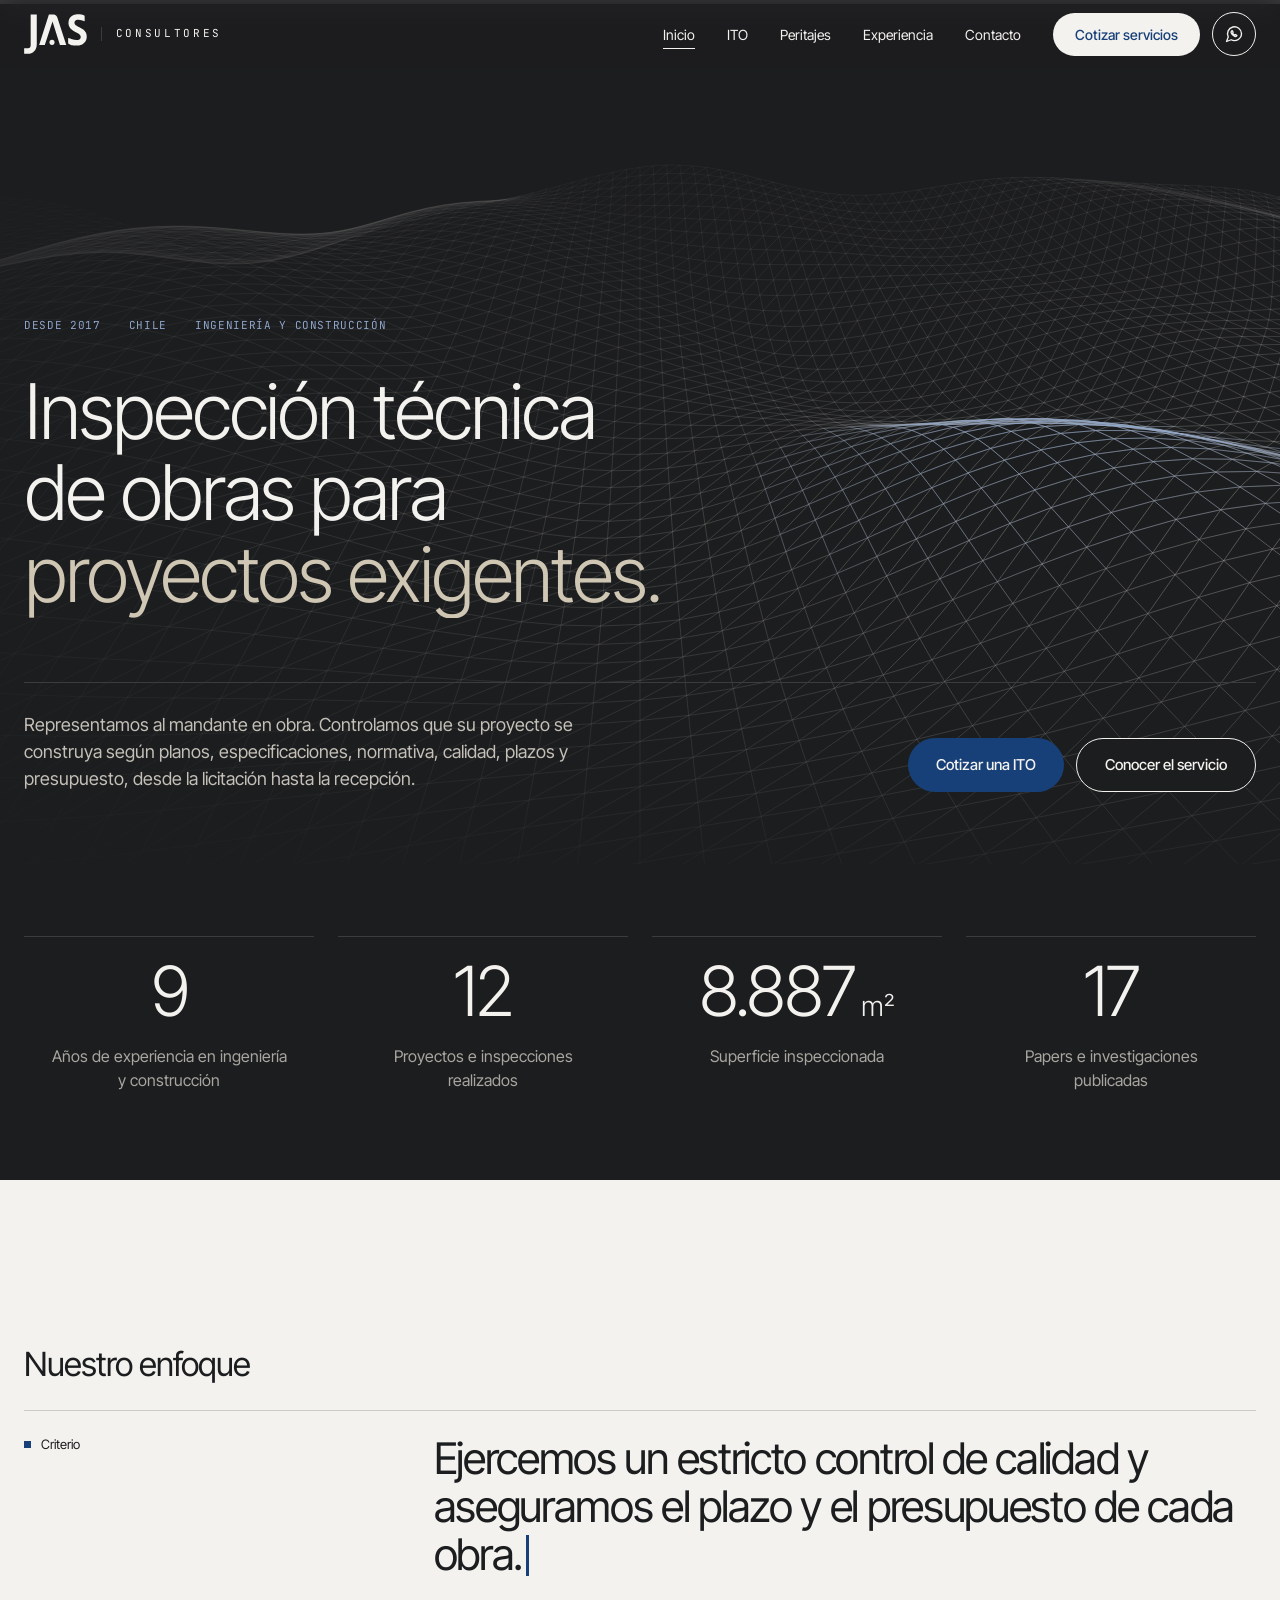
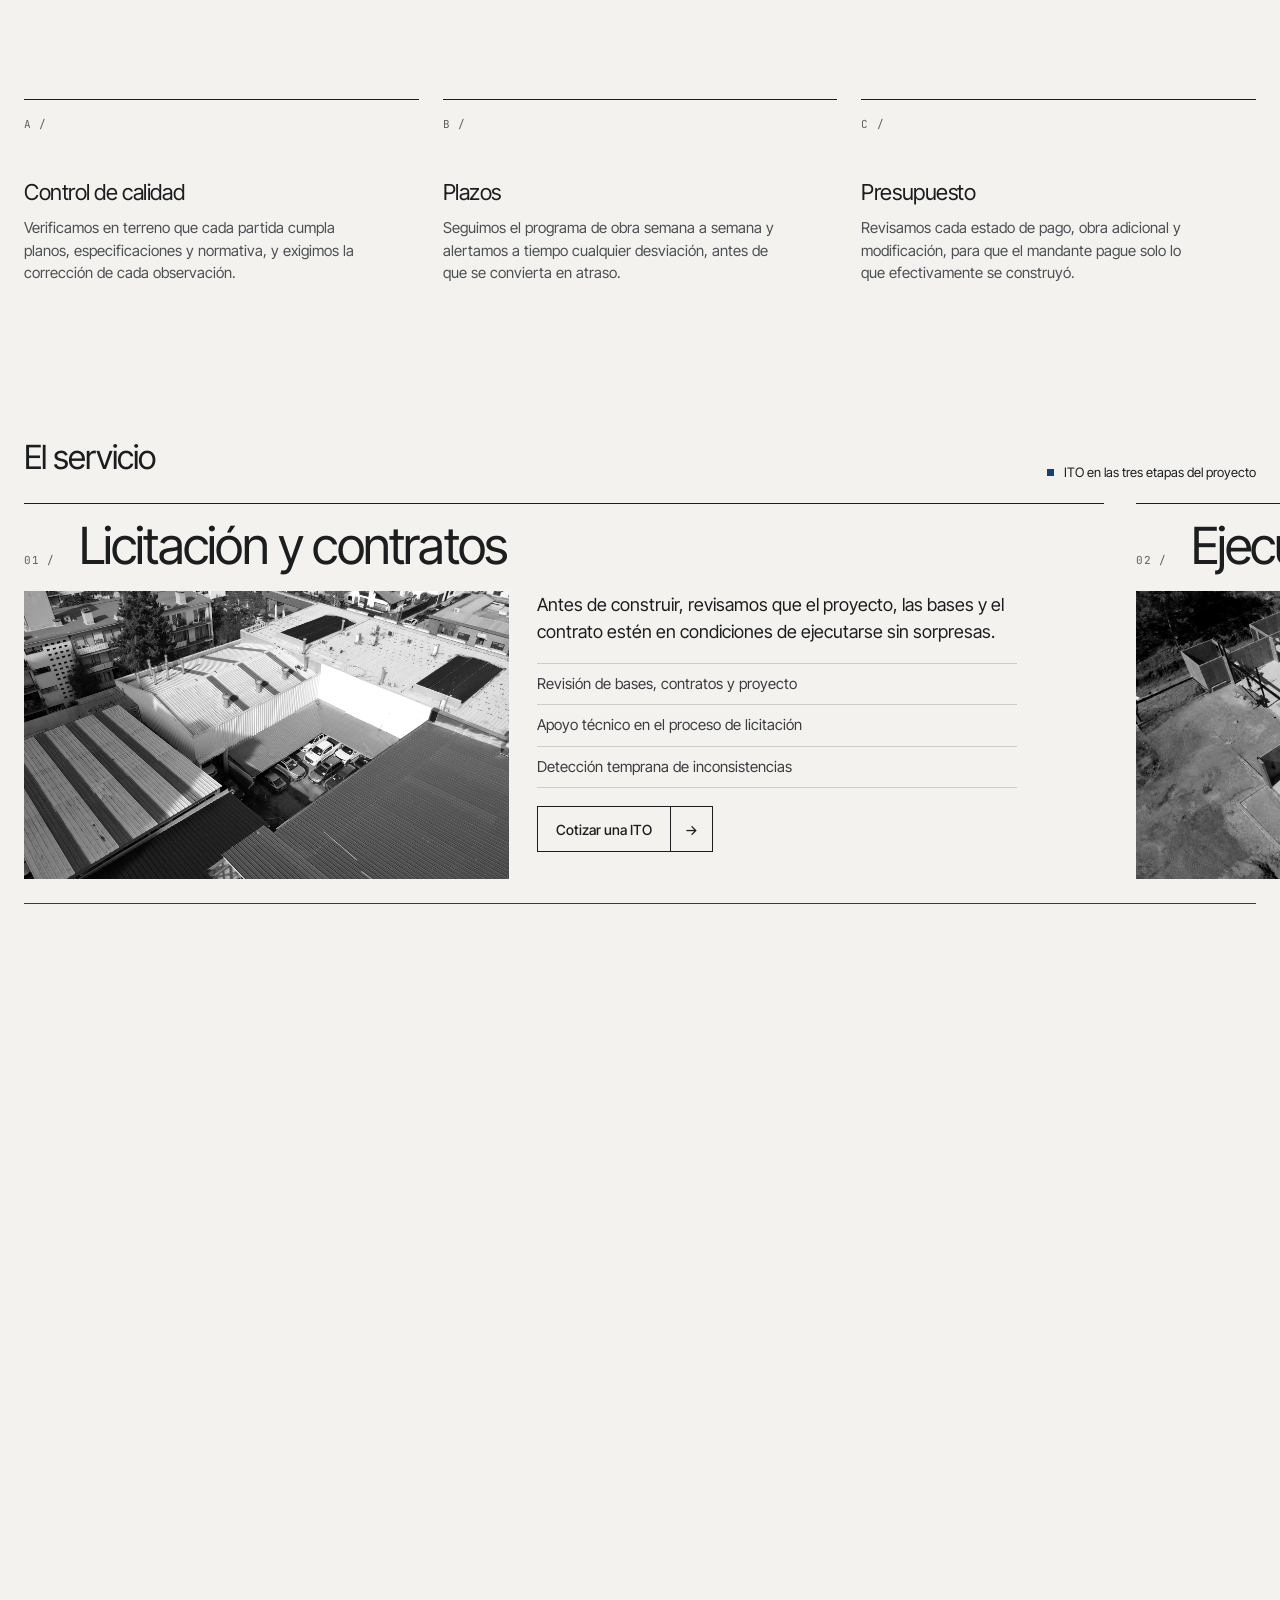
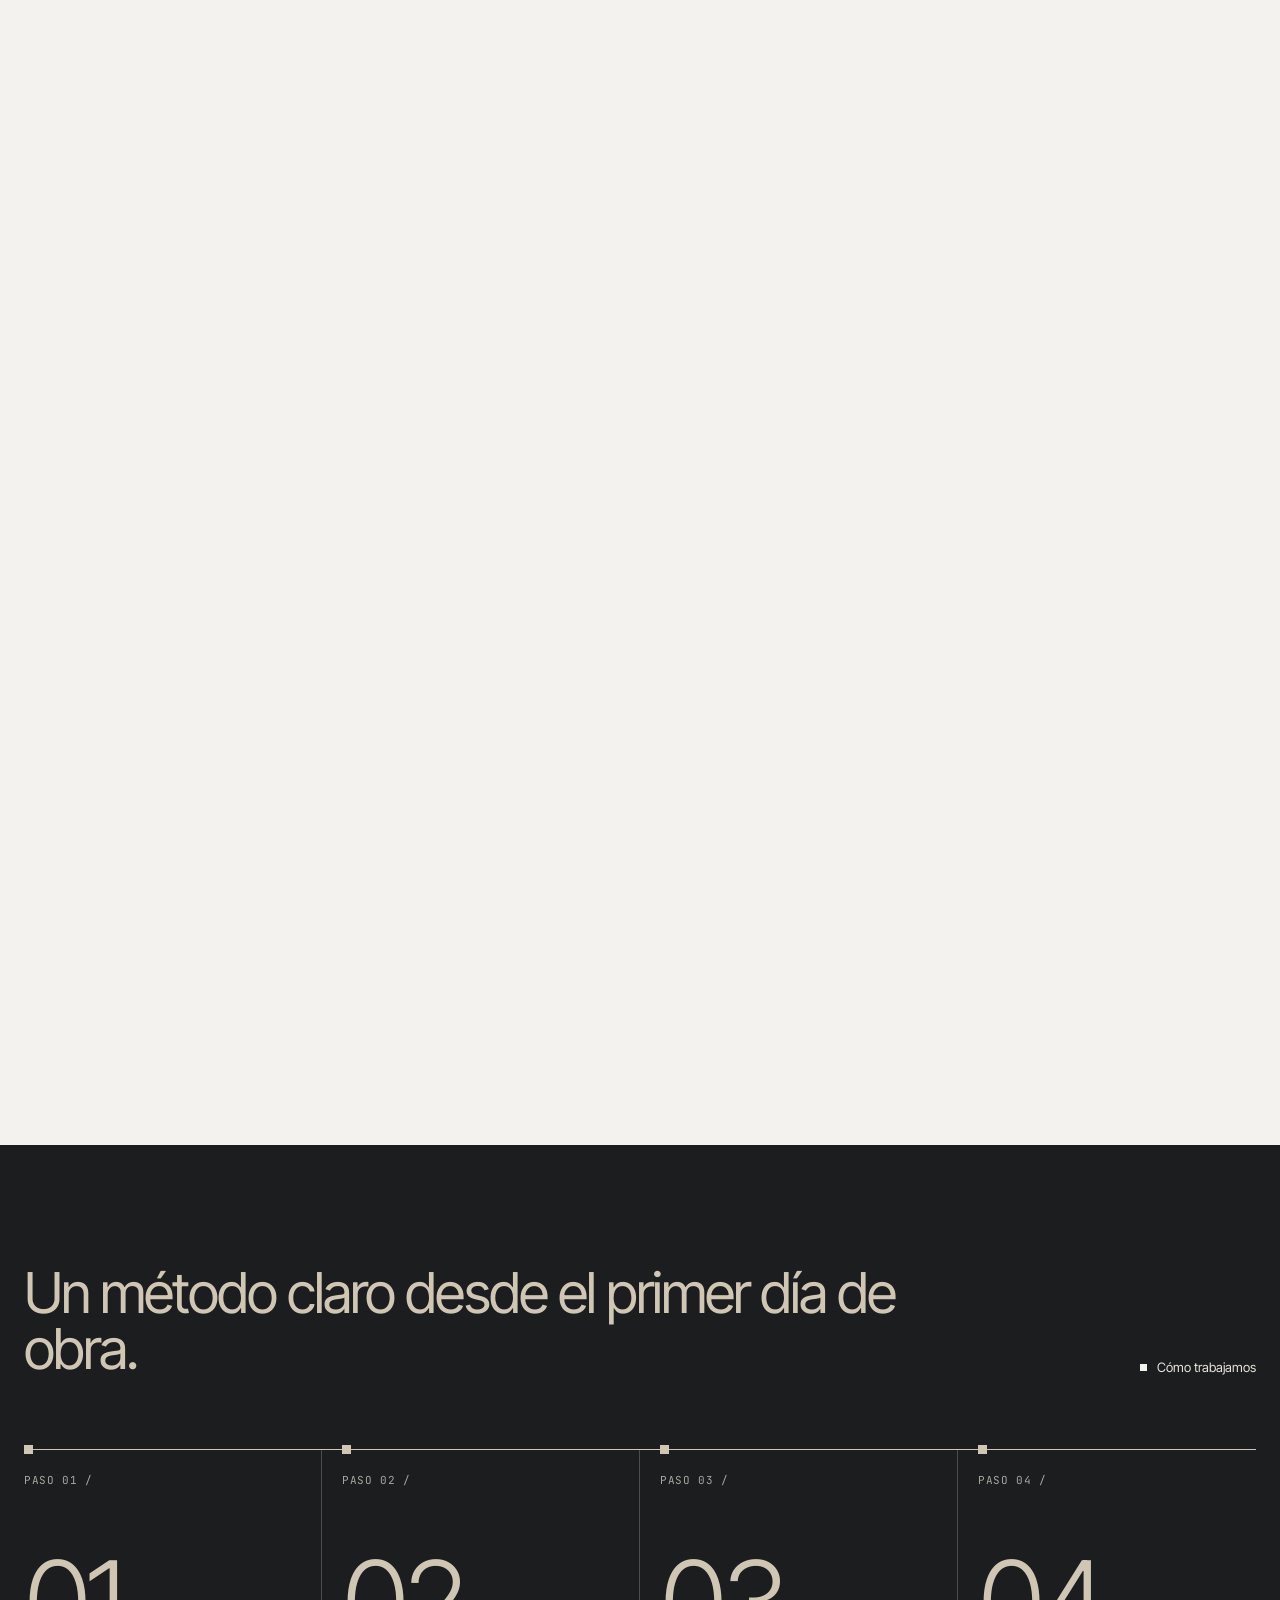
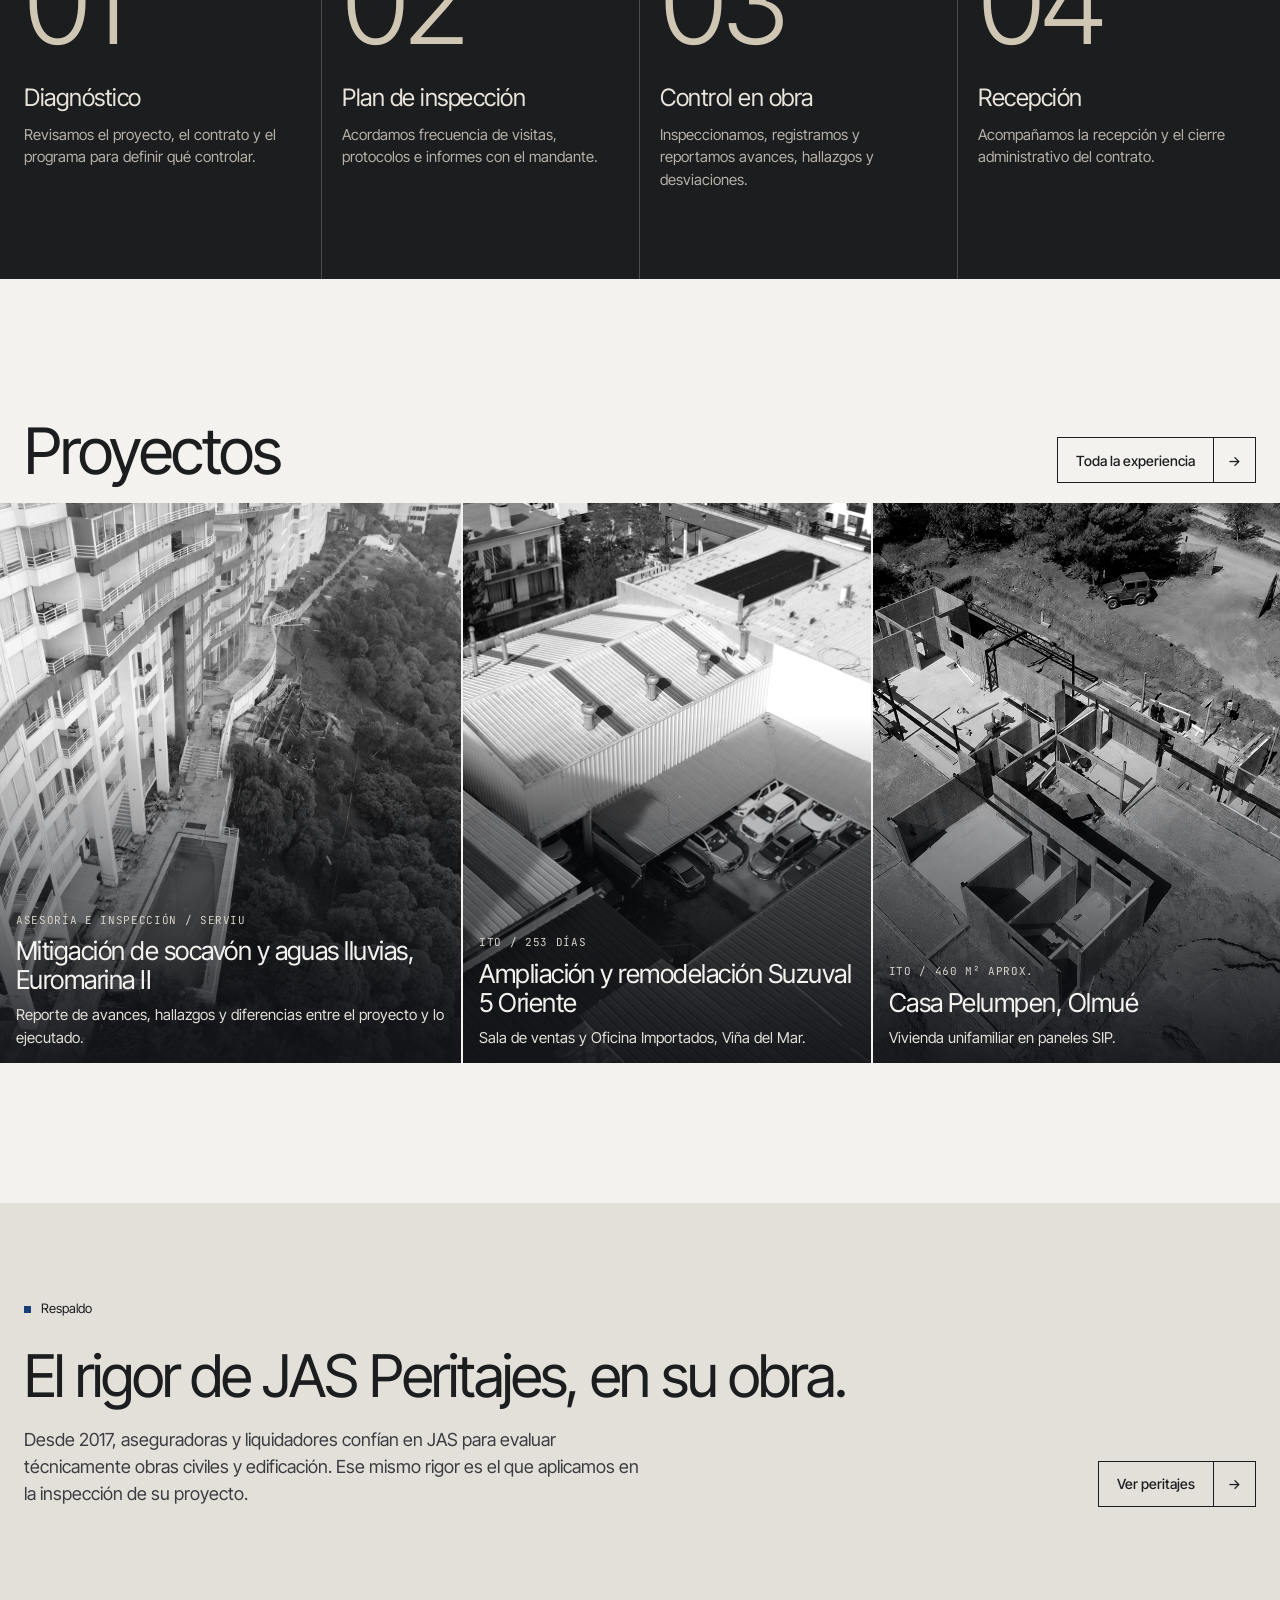
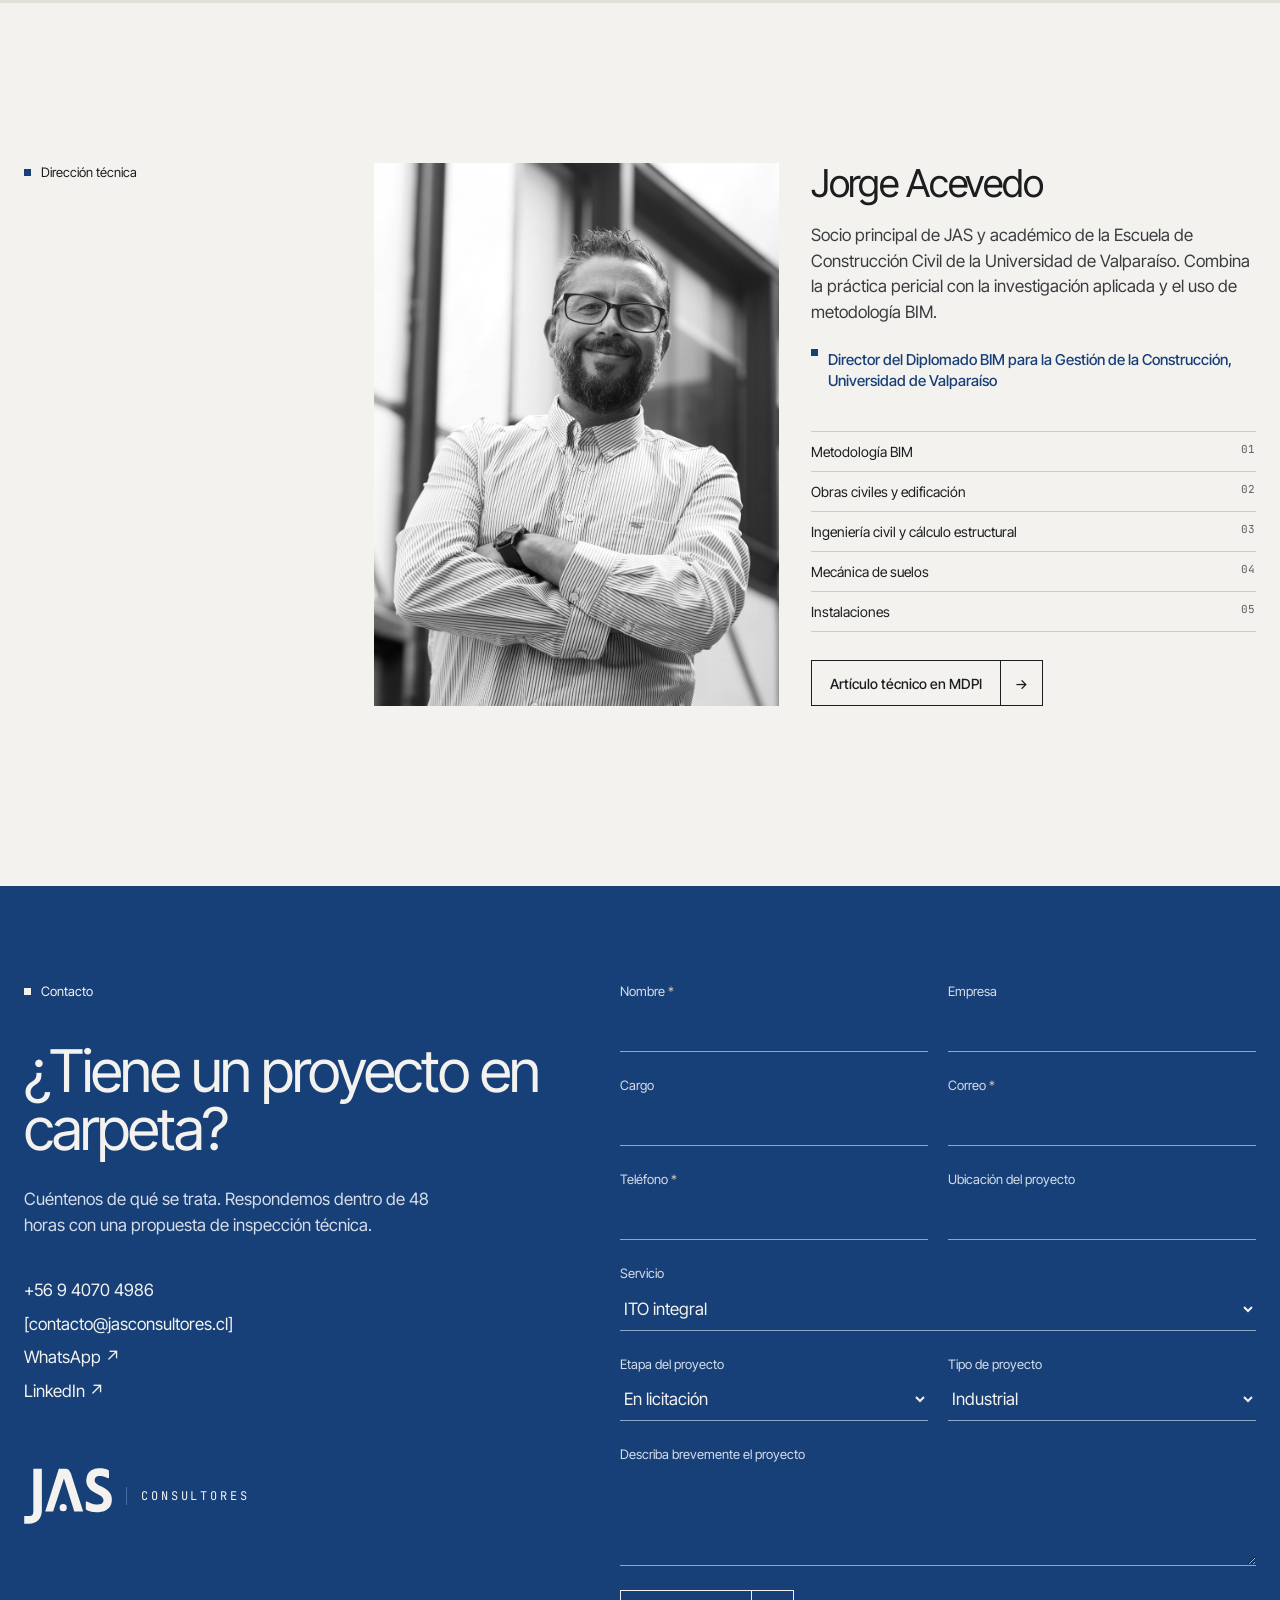
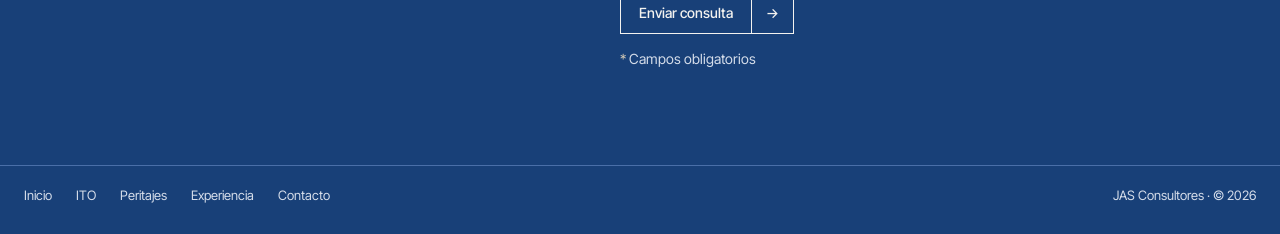
<file: consultores/index.html>
<!doctype html>
<html lang="es">
<head>
<meta charset="utf-8">
<meta name="viewport" content="width=device-width, initial-scale=1">
<title>JAS Consultores — Inspección Técnica de Obras (ITO)</title>
<meta name="description" content="Inspección técnica de obras (ITO) para mandantes públicos y privados, desde la licitación hasta la recepción. Respaldo pericial y académico.">
<link rel="icon" type="image/svg+xml" href="../assets/img/jas-logo.svg">
<link rel="preconnect" href="https://fonts.googleapis.com">
<link rel="preconnect" href="https://fonts.gstatic.com" crossorigin="">
<link href="https://fonts.googleapis.com/css2?family=Inter+Tight:wght@300;400;500&amp;family=Inter:wght@400;500&amp;family=JetBrains+Mono:wght@400&amp;display=swap" rel="stylesheet">
<link rel="stylesheet" href="../assets/css/site.css">
<link rel="stylesheet" href="assets/consultores.css">
</head>
<body>
<div style="background: #F3F2EF; color: #1C1D1F; font-family: 'Inter Tight', Inter, system-ui, sans-serif; font-size: 15px; line-height: 1.5; width: 100%;">
<header style="position: sticky; top: 0; z-index: 20; background: rgba(28,29,31,0.86); backdrop-filter: blur(14px); color: #F3F2EF;">
<nav aria-label="Principal" style="max-width: 1400px; margin: 0 auto; padding: 12px 24px; display: flex; flex-wrap: wrap; align-items: center; justify-content: space-between; gap: 16px 32px;">
<a href="index.html" aria-label="JAS Consultores, inicio" style="display: flex; align-items: center; gap: 14px; color: #F3F2EF; text-decoration: none;">
<svg role="img" aria-label="JAS" viewBox="13 0 1669 1062" style="height: 40px; width: auto; display: block;"><path fill="currentColor" d="M190 13H352V800C352 960 250 1057 110 1057H17V912H120C165 912 190 880 190 830ZM415 826L674 13H800Q872 13 905 110L1135 826H967L770 199L565 826ZM688.5 753a68 68 0 1 0 136 0a68 68 0 1 0-136 0ZM1436 837C1501 830 1530 821 1568 801C1612 776 1649 735 1663 693C1664 689 1667 681 1668 676C1680 645 1682 592 1674 550C1659 469 1610 418 1484 353C1386 302 1364 285 1356 251C1346 208 1367 170 1406 157C1440 145 1509 153 1562 174C1619 196 1622 197 1624 182C1627 168 1624 48 1622 45C1618 37 1566 19 1537 14C1480 4 1437 3 1388 11C1284 26 1209 98 1199 193C1198 200 1196 211 1195 216C1190 253 1201 311 1222 348C1251 402 1290 435 1377 480C1462 524 1486 540 1504 563C1536 606 1520 665 1470 685C1426 702 1339 693 1269 663C1264 661 1253 656 1245 653C1237 650 1224 645 1215 641C1195 631 1188 632 1186 643C1185 654 1186 782 1188 786C1193 794 1219 806 1261 820C1278 825 1315 832 1344 835C1354 836 1365 837 1366 837C1373 838 1429 838 1436 837Z"></path></svg>
<span class="mono" style="font-size: 11px; letter-spacing: 0.24em; padding-left: 14px; border-left: 1px solid #3A3C40; line-height: 1.2;">Consultores</span>
</a>
<div class="nv-links" style="display: flex; flex-wrap: wrap; align-items: center; gap: 12px 32px; font-size: 14px;">
<a class="navl on" href="index.html" aria-current="page" style="color: #F3F2EF;">Inicio</a>
<a class="navl" href="ito.html" style="color: #F3F2EF;">ITO</a>
<a class="navl" href="peritajes.html" style="color: #F3F2EF;">Peritajes</a>
<a class="navl" href="experiencia.html" style="color: #F3F2EF;">Experiencia</a>
<a class="navl" href="contacto.html" style="color: #F3F2EF;">Contacto</a>
<a class="btn" href="#contacto" style="text-decoration: none; background: #F3F2EF; color: #184078; padding: 11px 22px; border-radius: 999px; font-weight: 500;">Cotizar servicios</a>
<a class="btn" href="https://wa.me/56940704986" target="_blank" rel="noopener" aria-label="Escribir por WhatsApp" title="WhatsApp" style="display: inline-flex; align-items: center; justify-content: center; width: 44px; height: 44px; margin-left: -20px; box-sizing: border-box; border: 1px solid #F3F2EF; border-radius: 999px; color: #F3F2EF;"><svg aria-hidden="true" width="20" height="20" viewBox="0 0 24 24" fill="none" stroke="currentColor" stroke-width="1.6" stroke-linecap="round" stroke-linejoin="round"><path d="M21 11.5a8.4 8.4 0 0 1-12.4 7.4L3 21l2.1-5.5A8.4 8.4 0 1 1 21 11.5z"></path><path d="M9.3 8.4c.3-.4.8-.4 1 .1l.6 1.3c.1.3 0 .6-.2.8l-.4.4c.5 1 1.3 1.8 2.3 2.3l.4-.4c.2-.2.5-.3.8-.2l1.3.6c.5.2.5.7.1 1-.7.6-1.6.8-2.4.5-2-.7-3.5-2.2-4.2-4.2-.3-.8-.1-1.7.5-2.4z"></path></svg></a>
</div>
<button class="nv-bg" type="button" aria-label="Abrir menú" aria-expanded="false" aria-controls="nv-ov"><i></i><i></i><i></i></button>
</nav>
</header>
<div id="nv-ov" class="nv-ov" aria-hidden="true" style="--nv-bg: #1C1D1F; --nv-ac: #8FA6CB; --nv-ln: #3A3C40; --nv-mu: #7D8282;">
<nav aria-label="Menú" class="nv-in">
<a class="nv-l on" href="index.html" aria-current="page"><span class="mono">01</span><span>Inicio</span></a>
<a class="nv-l" href="ito.html"><span class="mono">02</span><span>ITO</span></a>
<a class="nv-l" href="peritajes.html"><span class="mono">03</span><span>Peritajes</span></a>
<a class="nv-l" href="experiencia.html"><span class="mono">04</span><span>Experiencia</span></a>
<a class="nv-l" href="contacto.html"><span class="mono">05</span><span>Contacto</span></a>
</nav>
<div class="nv-ft">
<a class="btn" href="#contacto" style="text-decoration: none; background: #F3F2EF; color: #184078; padding: 11px 22px; border-radius: 999px; font-weight: 500;">Cotizar servicios</a>
<a class="btn" href="https://wa.me/56940704986" target="_blank" rel="noopener" aria-label="Escribir por WhatsApp" title="WhatsApp" style="display: inline-flex; align-items: center; justify-content: center; width: 44px; height: 44px; box-sizing: border-box; border: 1px solid #F3F2EF; border-radius: 999px; color: #F3F2EF;"><svg aria-hidden="true" width="20" height="20" viewBox="0 0 24 24" fill="none" stroke="currentColor" stroke-width="1.6" stroke-linecap="round" stroke-linejoin="round"><path d="M21 11.5a8.4 8.4 0 0 1-12.4 7.4L3 21l2.1-5.5A8.4 8.4 0 1 1 21 11.5z"></path><path d="M9.3 8.4c.3-.4.8-.4 1 .1l.6 1.3c.1.3 0 .6-.2.8l-.4.4c.5 1 1.3 1.8 2.3 2.3l.4-.4c.2-.2.5-.3.8-.2l1.3.6c.5.2.5.7.1 1-.7.6-1.6.8-2.4.5-2-.7-3.5-2.2-4.2-4.2-.3-.8-.1-1.7.5-2.4z"></path></svg></a>
</div>
</div>
<section id="inicio" style="position: relative; overflow: hidden; background: #1C1D1F; color: #F3F2EF; min-height: 860px; margin-top: -64px; display: flex; align-items: flex-end;">
<canvas class="terrain" aria-hidden="true"></canvas><div class="tr-sh" aria-hidden="true"></div>
<div class="hero-in" style="position: relative; max-width: 1400px; width: 100%; margin: 0 auto; padding: 200px 24px 72px; box-sizing: border-box;">
<div class="mono fade" style="color: #8FA6CB; margin-bottom: 40px; display: flex; flex-wrap: wrap; gap: 8px 28px;"><span>Desde 2017</span><span>Chile</span><span>Ingeniería y construcción</span></div>
<h1 style="font-weight: 300; font-size: clamp(44px, 6vw, 96px); line-height: 0.98; letter-spacing: -0.04em; margin: 0; max-width: 860px;">
<span class="ln"><span>Inspección técnica</span></span>
<span class="ln d2"><span>de obras para</span></span>
<span class="ln d3"><span style="color: #CFC6B4;">proyectos exigentes.</span></span>
</h1>
<div class="fade" style="display: flex; flex-wrap: wrap; justify-content: space-between; align-items: flex-end; gap: 32px; margin-top: 64px; padding-top: 28px; border-top: 1px solid #3A3C40;">
<p style="margin: 0; max-width: 560px; font-size: 18px; color: #C4C0B8;">Representamos al mandante en obra. Controlamos que su proyecto se construya según planos, especificaciones, normativa, calidad, plazos y presupuesto, desde la licitación hasta la recepción.</p>
<div style="display: flex; flex-wrap: wrap; gap: 12px;">
<a class="btn" href="#contacto" style="text-decoration: none; background: #184078; color: #F3F2EF; padding: 16px 28px; border-radius: 999px; font-weight: 500;">Cotizar una ITO</a>
<a class="btn" href="ito.html" style="text-decoration: none; background: #1C1D1F; border: 1px solid #F3F2EF; color: #F3F2EF; padding: 15px 28px; border-radius: 999px; font-weight: 500;">Conocer el servicio</a>
</div>
</div>
</div>
</section>
<section aria-label="JAS en cifras" style="background: #1C1D1F; color: #F3F2EF; padding: 72px 24px 88px;">
<div style="display: grid; grid-template-columns: repeat(auto-fit, minmax(230px, 1fr)); gap: 40px 24px;">
<div class="rv" style="padding: 20px 0 0; border-top: 1px solid #3A3C40; text-align: center;"><div style="font-weight: 300; font-size: clamp(52px, 5.4vw, 92px); line-height: 1; letter-spacing: -0.04em; white-space: nowrap;"><span class="cnt" data-to="9">9</span></div><div style="margin: 18px auto 0; color: #A9A6A0; font-size: 16px; max-width: 240px;">Años de experiencia en ingeniería y construcción</div></div>
<div class="rv" style="padding: 20px 0 0; border-top: 1px solid #3A3C40; text-align: center;"><div style="font-weight: 300; font-size: clamp(52px, 5.4vw, 92px); line-height: 1; letter-spacing: -0.04em; white-space: nowrap;"><span class="cnt" data-to="12">12</span></div><div style="margin: 18px auto 0; color: #A9A6A0; font-size: 16px; max-width: 240px;">Proyectos e inspecciones realizados</div></div>
<div class="rv" style="padding: 20px 0 0; border-top: 1px solid #3A3C40; text-align: center;"><div style="font-weight: 300; font-size: clamp(52px, 5.4vw, 92px); line-height: 1; letter-spacing: -0.04em; white-space: nowrap;"><span class="cnt" data-to="8900">8.900</span><span style="font-size: 0.4em; letter-spacing: 0;"> m²</span></div><div style="margin: 18px auto 0; color: #A9A6A0; font-size: 16px; max-width: 240px;">Superficie inspeccionada</div></div>
<div class="rv" style="padding: 20px 0 0; border-top: 1px solid #3A3C40; text-align: center;"><div style="font-weight: 300; font-size: clamp(52px, 5.4vw, 92px); line-height: 1; letter-spacing: -0.04em; white-space: nowrap;"><span class="cnt" data-to="17">17</span></div><div style="margin: 18px auto 0; color: #A9A6A0; font-size: 16px; max-width: 240px;">Papers e investigaciones publicadas</div></div>
</div>
</section>
<section id="enfoque" style="padding: 160px 24px 60px;">
<h2 style="margin: 0 0 20px; font-weight: 400; font-size: clamp(26px, 2.6vw, 38px); letter-spacing: -0.03em;">Nuestro enfoque</h2>
<div class="rule" style="height: 1px; background: #CFCCC5;"></div>
<div style="display: flex; flex-wrap: wrap; gap: 32px; padding-top: 24px;">
<div class="lb" style="flex: 1 1 240px; align-self: flex-start;">Criterio</div>
<p style="flex: 2.2 1 520px; margin: 0; font-size: clamp(26px, 3.4vw, 52px); line-height: 1.1; letter-spacing: -0.03em;"><span class="ty">Ejercemos un estricto control de calidad y aseguramos el plazo y el presupuesto de cada obra.</span></p>
</div>
<div style="display: grid; grid-template-columns: repeat(auto-fit, minmax(240px, 1fr)); gap: 40px 24px; margin-top: 120px;">
<div class="rv"><div class="rule" style="height: 1px; background: #1C1D1F; margin-bottom: 16px;"></div><div class="mono" style="color: #5C5F63;">A /</div><h3 style="margin: 44px 0 8px; font-size: 22px; font-weight: 400; letter-spacing: -0.02em;">Control de calidad</h3><p style="margin: 0; color: #4C4F53; max-width: 340px;">Verificamos en terreno que cada partida cumpla planos, especificaciones y normativa, y exigimos la corrección de cada observación.</p></div>
<div class="rv s2"><div class="rule" style="height: 1px; background: #1C1D1F; margin-bottom: 16px;"></div><div class="mono" style="color: #5C5F63;">B /</div><h3 style="margin: 44px 0 8px; font-size: 22px; font-weight: 400; letter-spacing: -0.02em;">Plazos</h3><p style="margin: 0; color: #4C4F53; max-width: 340px;">Seguimos el programa de obra semana a semana y alertamos a tiempo cualquier desviación, antes de que se convierta en atraso.</p></div>
<div class="rv s3"><div class="rule" style="height: 1px; background: #1C1D1F; margin-bottom: 16px;"></div><div class="mono" style="color: #5C5F63;">C /</div><h3 style="margin: 44px 0 8px; font-size: 22px; font-weight: 400; letter-spacing: -0.02em;">Presupuesto</h3><p style="margin: 0; color: #4C4F53; max-width: 340px;">Revisamos cada estado de pago, obra adicional y modificación, para que el mandante pague solo lo que efectivamente se construyó.</p></div>
</div>
</section>
<section id="servicio" class="hs-outer" aria-label="El servicio">
<div class="hs-in" style="box-sizing: border-box; padding: 88px 0 24px;">
<div style="padding: 0 24px 20px; display: flex; flex-wrap: wrap; justify-content: space-between; align-items: flex-end; gap: 16px;">
<h2 style="margin: 0; font-weight: 400; font-size: clamp(26px, 2.6vw, 38px); letter-spacing: -0.03em;">El servicio</h2>
<div class="lb">ITO en las tres etapas del proyecto</div>
</div>
<div class="hs-track" style="display: flex; gap: 32px; padding: 0 24px; width: max-content; box-sizing: border-box;">
<article class="hs-p" style="flex: none; width: min(1080px, 86vw); box-sizing: border-box; border-top: 1px solid #1C1D1F; padding-top: 16px; display: flex; flex-direction: column; gap: 20px;">
<div style="display: flex; align-items: baseline; gap: 24px;"><span class="mono" style="color: #5C5F63;">01 /</span><h3 style="margin: 0; font-weight: 400; font-size: clamp(28px, 4vw, 60px); line-height: 1; letter-spacing: -0.035em;">Licitación y contratos</h3></div>
<div style="display: flex; flex-wrap: wrap; gap: 28px; flex: 1;">
<div class="ph" style="flex: 1 1 280px; min-height: 240px; background: #3A3C40; color: #D6D2CA;"><div><img class="pt" src="../assets/img/suzuval-5-oriente.jpg" alt="Vista aérea de las instalaciones de Suzuval 5 Oriente" style="width: 100%; height: 100%; object-fit: cover; display: block;"></div></div>
<div style="flex: 1.2 1 320px; display: flex; flex-direction: column; gap: 18px; align-items: flex-start;">
<p style="margin: 0; font-size: 18px; max-width: 480px;">Antes de construir, revisamos que el proyecto, las bases y el contrato estén en condiciones de ejecutarse sin sorpresas.</p>
<ul style="margin: 0; padding: 0; list-style: none; width: 100%; max-width: 480px; color: #3A3C40; border-bottom: 1px solid #CFCCC5;"><li style="padding: 9px 0; border-top: 1px solid #CFCCC5;">Revisión de bases, contratos y proyecto</li><li style="padding: 9px 0; border-top: 1px solid #CFCCC5;">Apoyo técnico en el proceso de licitación</li><li style="padding: 9px 0; border-top: 1px solid #CFCCC5;">Detección temprana de inconsistencias</li></ul>
<a class="bt" href="#contacto"><span>Cotizar una ITO</span><span aria-hidden="true">→</span></a>
</div>
</div>
</article>
<article class="hs-p" style="flex: none; width: min(1080px, 86vw); box-sizing: border-box; border-top: 1px solid #1C1D1F; padding-top: 16px; display: flex; flex-direction: column; gap: 20px;">
<div style="display: flex; align-items: baseline; gap: 24px;"><span class="mono" style="color: #5C5F63;">02 /</span><h3 style="margin: 0; font-weight: 400; font-size: clamp(28px, 4vw, 60px); line-height: 1; letter-spacing: -0.035em;">Ejecución de obra</h3></div>
<div style="display: flex; flex-wrap: wrap; gap: 28px; flex: 1;">
<div class="ph" style="flex: 1 1 280px; min-height: 240px; background: #3A3C40; color: #D6D2CA;"><div><img class="pt" src="../assets/img/ito-obra.jpg" alt="Vista aérea de una obra en construcción con paneles" style="width: 100%; height: 100%; object-fit: cover; display: block;"></div></div>
<div style="flex: 1.2 1 320px; display: flex; flex-direction: column; gap: 18px; align-items: flex-start;">
<p style="margin: 0; font-size: 18px; max-width: 480px;">Durante la obra, controlamos que lo construido corresponda a lo proyectado, con la calidad, el plazo y el costo comprometidos.</p>
<ul style="margin: 0; padding: 0; list-style: none; width: 100%; max-width: 480px; color: #3A3C40; border-bottom: 1px solid #CFCCC5;"><li style="padding: 9px 0; border-top: 1px solid #CFCCC5;">Control técnico, administrativo y documental</li><li style="padding: 9px 0; border-top: 1px solid #CFCCC5;">Seguimiento de avance físico y financiero</li><li style="padding: 9px 0; border-top: 1px solid #CFCCC5;">Revisión de estados de pago y obras adicionales</li></ul>
<a class="bt" href="#contacto"><span>Cotizar una ITO</span><span aria-hidden="true">→</span></a>
</div>
</div>
</article>
<article class="hs-p" style="flex: none; width: min(1080px, 86vw); box-sizing: border-box; border-top: 1px solid #1C1D1F; padding-top: 16px; display: flex; flex-direction: column; gap: 20px;">
<div style="display: flex; align-items: baseline; gap: 24px;"><span class="mono" style="color: #5C5F63;">03 /</span><h3 style="margin: 0; font-weight: 400; font-size: clamp(28px, 4vw, 60px); line-height: 1; letter-spacing: -0.035em;">Recepción y cierre</h3></div>
<div style="display: flex; flex-wrap: wrap; gap: 28px; flex: 1;">
<div class="ph" style="flex: 1 1 280px; min-height: 240px; background: #3A3C40; color: #D6D2CA;"><div><img class="pt" src="../assets/img/euromarina-ii.jpg" alt="Vista aérea de las obras junto al edificio Euromarina II" style="width: 100%; height: 100%; object-fit: cover; display: block;"></div></div>
<div style="flex: 1.2 1 320px; display: flex; flex-direction: column; gap: 18px; align-items: flex-start;">
<p style="margin: 0; font-size: 18px; max-width: 480px;">Al terminar, verificamos que la obra se reciba conforme y que su cierre quede documentado y sin observaciones pendientes.</p>
<ul style="margin: 0; padding: 0; list-style: none; width: 100%; max-width: 480px; color: #3A3C40; border-bottom: 1px solid #CFCCC5;"><li style="padding: 9px 0; border-top: 1px solid #CFCCC5;">Gestión y cierre de observaciones</li><li style="padding: 9px 0; border-top: 1px solid #CFCCC5;">Recepción provisoria y definitiva</li><li style="padding: 9px 0; border-top: 1px solid #CFCCC5;">Cierre administrativo del contrato</li></ul>
<a class="bt" href="#contacto"><span>Cotizar una ITO</span><span aria-hidden="true">→</span></a>
</div>
</div>
</article>
</div>
<div aria-hidden="true" style="margin: 24px 24px 0; height: 1px; background: #CFCCC5;"><div class="hs-bar" style="height: 1px; background: #184078; transform-origin: left;"></div></div>
</div>
</section>
<section id="proceso" style="overflow: hidden; background: #1C1D1F; color: #E8E4DC; padding: 120px 24px 0;">
<div style="display: flex; flex-wrap: wrap; justify-content: space-between; align-items: flex-end; gap: 24px; padding-bottom: 72px;">
<h2 class="rv" style="margin: 0; font-weight: 400; font-size: clamp(30px, 4.4vw, 68px); line-height: 1; letter-spacing: -0.035em; max-width: 880px; color: #CFC6B4;">Un método claro desde el primer día de obra.</h2>
<div class="lb w">Cómo trabajamos</div>
</div>
<div aria-hidden="true" style="height: 1px; background: #4A4C50;"><div class="pr-bar" style="height: 1px; background: #CFC6B4; transform-origin: left;"></div></div>
<ol style="list-style: none; margin: 0 -20px; padding: 0; display: grid; grid-template-columns: repeat(auto-fit, minmax(230px, 1fr));">
<li class="pc p1" style="position: relative; padding: 22px 20px 88px; border-right: 1px solid #4A4C50;">
<span class="pm" aria-hidden="true" style="position: absolute; top: -5px; left: 20px; width: 9px; height: 9px; border: 1px solid #CFC6B4; box-sizing: border-box; background: #CFC6B4;"></span>
<div class="mono" style="color: #A9A6A0;">Paso 01 /</div>
<div aria-hidden="true" style="overflow: hidden; margin-top: 64px;"><div class="pn" style="font-weight: 300; font-size: clamp(80px, 9vw, 150px); line-height: 0.86; letter-spacing: -0.05em; color: #CFC6B4;">01</div></div>
<h3 style="margin: 28px 0 8px; font-size: 24px; font-weight: 400; letter-spacing: -0.02em;">Diagnóstico</h3>
<p style="margin: 0; color: #B5B1A9;">Revisamos el proyecto, el contrato y el programa para definir qué controlar.</p>
</li>
<li class="pc p2" style="position: relative; padding: 22px 20px 88px; border-right: 1px solid #4A4C50;">
<span class="pm" aria-hidden="true" style="position: absolute; top: -5px; left: 20px; width: 9px; height: 9px; border: 1px solid #CFC6B4; box-sizing: border-box; background: #CFC6B4;"></span>
<div class="mono" style="color: #A9A6A0;">Paso 02 /</div>
<div aria-hidden="true" style="overflow: hidden; margin-top: 64px;"><div class="pn" style="font-weight: 300; font-size: clamp(80px, 9vw, 150px); line-height: 0.86; letter-spacing: -0.05em; color: #CFC6B4;">02</div></div>
<h3 style="margin: 28px 0 8px; font-size: 24px; font-weight: 400; letter-spacing: -0.02em;">Plan de inspección</h3>
<p style="margin: 0; color: #B5B1A9;">Acordamos frecuencia de visitas, protocolos e informes con el mandante.</p>
</li>
<li class="pc p3" style="position: relative; padding: 22px 20px 88px; border-right: 1px solid #4A4C50;">
<span class="pm" aria-hidden="true" style="position: absolute; top: -5px; left: 20px; width: 9px; height: 9px; border: 1px solid #CFC6B4; box-sizing: border-box; background: #CFC6B4;"></span>
<div class="mono" style="color: #A9A6A0;">Paso 03 /</div>
<div aria-hidden="true" style="overflow: hidden; margin-top: 64px;"><div class="pn" style="font-weight: 300; font-size: clamp(80px, 9vw, 150px); line-height: 0.86; letter-spacing: -0.05em; color: #CFC6B4;">03</div></div>
<h3 style="margin: 28px 0 8px; font-size: 24px; font-weight: 400; letter-spacing: -0.02em;">Control en obra</h3>
<p style="margin: 0; color: #B5B1A9;">Inspeccionamos, registramos y reportamos avances, hallazgos y desviaciones.</p>
</li>
<li class="pc p4" style="position: relative; padding: 22px 20px 88px;">
<span class="pm" aria-hidden="true" style="position: absolute; top: -5px; left: 20px; width: 9px; height: 9px; border: 1px solid #CFC6B4; box-sizing: border-box; background: #CFC6B4;"></span>
<div class="mono" style="color: #A9A6A0;">Paso 04 /</div>
<div aria-hidden="true" style="overflow: hidden; margin-top: 64px;"><div class="pn" style="font-weight: 300; font-size: clamp(80px, 9vw, 150px); line-height: 0.86; letter-spacing: -0.05em; color: #CFC6B4;">04</div></div>
<h3 style="margin: 28px 0 8px; font-size: 24px; font-weight: 400; letter-spacing: -0.02em;">Recepción</h3>
<p style="margin: 0; color: #B5B1A9;">Acompañamos la recepción y el cierre administrativo del contrato.</p>
</li>
</ol>
</section>
<section id="proyectos" style="padding: 140px 0 0;">
<div style="padding: 0 24px 20px; display: flex; flex-wrap: wrap; justify-content: space-between; align-items: flex-end; gap: 24px;">
<h2 style="margin: 0; font-weight: 400; font-size: clamp(34px, 5vw, 76px); line-height: 1; letter-spacing: -0.035em;">Proyectos</h2>
<a class="bt" href="experiencia.html"><span>Toda la experiencia</span><span aria-hidden="true">→</span></a>
</div>
<div style="display: flex; flex-wrap: wrap; gap: 2px;">
<a class="ph case im" href="experiencia.html#euromarina-ii" data-cur="Ver" style="text-decoration: none; flex: 1.5 1 300px; height: 560px; background: #3A3C40; color: #F3F2EF;"><div><img class="ci" src="../assets/img/euromarina-ii.jpg" alt="Vista aérea de las obras junto al edificio Euromarina II" style="width: 100%; height: 100%; object-fit: cover; display: block;"></div><i class="scrim" aria-hidden="true"></i><span><span class="mono" style="display: block; color: #D6D2CA; margin-bottom: 8px;">Asesoría e inspección / SERVIU</span><span style="font-size: 26px; letter-spacing: -0.02em; line-height: 1.12; display: block; max-width: 520px;">Mitigación de socavón y aguas lluvias, Euromarina II</span><span style="display: block; margin-top: 10px; font-size: 15px; color: #E3E0DA; max-width: 460px;">Reporte de avances, hallazgos y diferencias entre el proyecto y lo ejecutado.</span></span></a><a class="ph case im" href="experiencia.html#suzuval-5-oriente" data-cur="Ver" style="text-decoration: none; flex: 1 1 300px; height: 560px; background: #3A3C40; color: #F3F2EF;"><div><img class="ci" src="../assets/img/suzuval-5-oriente.jpg" alt="Vista aérea de Suzuval 5 Oriente" style="width: 100%; height: 100%; object-fit: cover; display: block;"></div><i class="scrim" aria-hidden="true"></i><span><span class="mono" style="display: block; color: #D6D2CA; margin-bottom: 8px;">ITO / 253 días</span><span style="font-size: 26px; letter-spacing: -0.02em; line-height: 1.12; display: block; max-width: 520px;">Ampliación y remodelación Suzuval 5 Oriente</span><span style="display: block; margin-top: 10px; font-size: 15px; color: #E3E0DA; max-width: 460px;">Sala de ventas y Oficina Importados, Viña del Mar.</span></span></a><a class="ph case im" href="experiencia.html#casa-pelumpen" data-cur="Ver" style="text-decoration: none; flex: 1 1 300px; height: 560px; background: #3A3C40; color: #F3F2EF;"><div><img class="ci" src="../assets/img/ito-obra.jpg" alt="Vista aérea de la construcción de Casa Pelumpen" style="width: 100%; height: 100%; object-fit: cover; display: block;"></div><i class="scrim" aria-hidden="true"></i><span><span class="mono" style="display: block; color: #D6D2CA; margin-bottom: 8px;">ITO / 460 m² aprox.</span><span style="font-size: 26px; letter-spacing: -0.02em; line-height: 1.12; display: block; max-width: 520px;">Casa Pelumpen, Olmué</span><span style="display: block; margin-top: 10px; font-size: 15px; color: #E3E0DA; max-width: 460px;">Vivienda unifamiliar en paneles SIP.</span></span></a>
</div>
</section>
<section aria-labelledby="per-t" style="background: #E3E0DA; padding: 96px 24px; margin-top: 140px; display: flex; flex-wrap: wrap; gap: 40px 32px; align-items: flex-end; justify-content: space-between;">
<div class="rv">
<div class="lb" style="margin-bottom: 28px;">Respaldo</div>
<h2 id="per-t" style="margin: 0 0 20px; font-weight: 400; font-size: clamp(34px, 4.6vw, 72px); line-height: 1; letter-spacing: -0.035em; max-width: 900px;">El rigor de JAS Peritajes, en su obra.</h2>
<p style="margin: 0; font-size: 18px; color: #3A3C40; max-width: 620px;">Desde 2017, aseguradoras y liquidadores confían en JAS para evaluar técnicamente obras civiles y edificación. Ese mismo rigor es el que aplicamos en la inspección de su proyecto.</p>
</div>
<a class="bt" href="peritajes.html"><span>Ver peritajes</span><span aria-hidden="true">→</span></a>
</section>

<section aria-labelledby="director-t" style="padding: 160px 24px 180px; display: flex; flex-wrap: wrap; gap: 32px;">
<div style="flex: 1 1 240px;"><div class="lb">Dirección técnica</div></div>
<div style="flex: 1.1 1 320px; min-height: 520px; position: relative; overflow: hidden; background: #3A3C40;"><img class="pt" src="../assets/img/jorge-acevedo.jpg" alt="Jorge Acevedo, director de JAS" style="position: absolute; inset: 0; width: 100%; height: 100%; object-fit: cover; object-position: 49% center;"></div>
<div class="rv" style="flex: 1.1 1 360px; display: flex; flex-direction: column; justify-content: space-between; gap: 40px; align-items: flex-start;">
<div>
<h2 id="director-t" style="margin: 0 0 20px; font-weight: 400; font-size: clamp(28px, 3vw, 44px); line-height: 1.05; letter-spacing: -0.03em;">Jorge Acevedo</h2>
<p style="margin: 0; font-size: 17px; color: #3A3C40; max-width: 460px;">Socio principal de JAS y académico de la Escuela de Construcción Civil de la Universidad de Valparaíso. Combina la práctica pericial con la investigación aplicada y el uso de metodología BIM.</p>
<p class="lb" style="margin: 24px 0 0; font-size: 15px; font-weight: 500; color: #184078; align-items: flex-start; line-height: 1.4;"><span>Director del Diplomado BIM para la Gestión de la Construcción, Universidad de Valparaíso</span></p>
</div>
<div style="width: 100%;">
<ul style="margin: 0 0 28px; padding: 0; list-style: none; font-size: 14px;">
<li style="padding: 9px 0; border-top: 1px solid #CFCCC5; display: flex; justify-content: space-between; gap: 16px;"><span>Metodología BIM</span><span class="mono" style="color: #5C5F63;">01</span></li>
<li style="padding: 9px 0; border-top: 1px solid #CFCCC5; display: flex; justify-content: space-between; gap: 16px;"><span>Obras civiles y edificación</span><span class="mono" style="color: #5C5F63;">02</span></li>
<li style="padding: 9px 0; border-top: 1px solid #CFCCC5; display: flex; justify-content: space-between; gap: 16px;"><span>Ingeniería civil y cálculo estructural</span><span class="mono" style="color: #5C5F63;">03</span></li>
<li style="padding: 9px 0; border-top: 1px solid #CFCCC5; display: flex; justify-content: space-between; gap: 16px;"><span>Mecánica de suelos</span><span class="mono" style="color: #5C5F63;">04</span></li>
<li style="padding: 9px 0; border-top: 1px solid #CFCCC5; border-bottom: 1px solid #CFCCC5; display: flex; justify-content: space-between; gap: 16px;"><span>Instalaciones</span><span class="mono" style="color: #5C5F63;">05</span></li>
</ul>
<a class="bt" href="https://www.mdpi.com/2075-5309/16/6/1175" target="_blank" rel="noopener"><span>Artículo técnico en MDPI</span><span aria-hidden="true">→</span></a>
</div>
</div>
</section>
<section id="contacto" style="background: #184078; color: #F3F2EF; overflow: hidden;">
<div style="padding: 96px 24px 96px; display: flex; flex-wrap: wrap; gap: 64px 32px;">
<div class="rv" style="flex: 1 1 400px;">
<div class="lb w" style="margin-bottom: 40px;">Contacto</div>
<h2 style="margin: 0 0 28px; font-weight: 400; font-size: clamp(34px, 4.6vw, 72px); line-height: 1; letter-spacing: -0.035em;">¿Tiene un proyecto en carpeta?</h2>
<p style="margin: 0 0 40px; color: #D5DDEA; font-size: 17px; max-width: 420px;">Cuéntenos de qué se trata. Respondemos dentro de 48 horas con una propuesta de inspección técnica.</p>
<div style="display: flex; flex-direction: column; align-items: flex-start; gap: 8px; font-size: 17px; color: #F3F2EF;">
<a class="navl" href="tel:+56940704986" style="color: #F3F2EF;">+56 9 4070 4986</a>
<a class="navl" href="#contacto" style="color: #F3F2EF;">[contacto@jasconsultores.cl]</a>
<a class="navl" href="https://wa.me/56940704986" target="_blank" rel="noopener" style="color: #F3F2EF;">WhatsApp ↗</a>
<a class="navl" href="https://www.linkedin.com/company/jas-asesor%C3%ADas-y-peritajes-en-construcci%C3%B3n/" target="_blank" rel="noopener" style="color: #F3F2EF;">LinkedIn ↗</a>
</div>
<div style="display: flex; align-items: center; gap: 14px; margin-top: 64px;"><svg role="img" aria-label="JAS" viewBox="13 0 1669 1062" style="height: 56px; width: auto; display: block;"><path fill="currentColor" d="M190 13H352V800C352 960 250 1057 110 1057H17V912H120C165 912 190 880 190 830ZM415 826L674 13H800Q872 13 905 110L1135 826H967L770 199L565 826ZM688.5 753a68 68 0 1 0 136 0a68 68 0 1 0-136 0ZM1436 837C1501 830 1530 821 1568 801C1612 776 1649 735 1663 693C1664 689 1667 681 1668 676C1680 645 1682 592 1674 550C1659 469 1610 418 1484 353C1386 302 1364 285 1356 251C1346 208 1367 170 1406 157C1440 145 1509 153 1562 174C1619 196 1622 197 1624 182C1627 168 1624 48 1622 45C1618 37 1566 19 1537 14C1480 4 1437 3 1388 11C1284 26 1209 98 1199 193C1198 200 1196 211 1195 216C1190 253 1201 311 1222 348C1251 402 1290 435 1377 480C1462 524 1486 540 1504 563C1536 606 1520 665 1470 685C1426 702 1339 693 1269 663C1264 661 1253 656 1245 653C1237 650 1224 645 1215 641C1195 631 1188 632 1186 643C1185 654 1186 782 1188 786C1193 794 1219 806 1261 820C1278 825 1315 832 1344 835C1354 836 1365 837 1366 837C1373 838 1429 838 1436 837Z"></path></svg><span class="mono" style="font-size: 12px; letter-spacing: 0.24em; padding-left: 14px; border-left: 1px solid #4A6FA8;">Consultores</span></div>
</div>
<form class="rv s2" aria-label="Formulario de contacto" style="flex: 1.2 1 440px; display: grid; grid-template-columns: repeat(2, minmax(0, 1fr)); gap: 24px 20px; align-content: end;">
<label style="display: flex; flex-direction: column; gap: 4px; font-size: 13px; color: #D5DDEA;"><span>Nombre <span class="req" aria-hidden="true">*</span></span>
<input type="text" name="nombre" required="required" style="background: transparent; border: 0; border-bottom: 1px solid #8FA6CB; color: #F3F2EF; padding: 10px 0; font-size: 17px;">
</label>
<label style="display: flex; flex-direction: column; gap: 4px; font-size: 13px; color: #D5DDEA;"><span>Empresa</span>
<input type="text" name="empresa" style="background: transparent; border: 0; border-bottom: 1px solid #8FA6CB; color: #F3F2EF; padding: 10px 0; font-size: 17px;">
</label>
<label style="display: flex; flex-direction: column; gap: 4px; font-size: 13px; color: #D5DDEA;"><span>Cargo</span>
<input type="text" name="cargo" style="background: transparent; border: 0; border-bottom: 1px solid #8FA6CB; color: #F3F2EF; padding: 10px 0; font-size: 17px;">
</label>
<label style="display: flex; flex-direction: column; gap: 4px; font-size: 13px; color: #D5DDEA;"><span>Correo <span class="req" aria-hidden="true">*</span></span>
<input type="email" name="correo" required="required" style="background: transparent; border: 0; border-bottom: 1px solid #8FA6CB; color: #F3F2EF; padding: 10px 0; font-size: 17px;">
</label>
<label style="display: flex; flex-direction: column; gap: 4px; font-size: 13px; color: #D5DDEA;"><span>Teléfono <span class="req" aria-hidden="true">*</span></span>
<input type="tel" name="telefono" required="required" style="background: transparent; border: 0; border-bottom: 1px solid #8FA6CB; color: #F3F2EF; padding: 10px 0; font-size: 17px;">
</label>
<label style="display: flex; flex-direction: column; gap: 4px; font-size: 13px; color: #D5DDEA;"><span>Ubicación del proyecto</span>
<input type="text" name="ubicacion" style="background: transparent; border: 0; border-bottom: 1px solid #8FA6CB; color: #F3F2EF; padding: 10px 0; font-size: 17px;">
</label>
<label style="grid-column: 1 / -1; display: flex; flex-direction: column; gap: 4px; font-size: 13px; color: #D5DDEA;"><span>Servicio</span>
<select name="servicio" style="background: #184078; border: 0; border-bottom: 1px solid #8FA6CB; color: #F3F2EF; padding: 10px 0; font-size: 17px;">
<option>ITO integral</option>
<option>ITO por etapa o especialidad</option>
<option>Asesoría técnica al mandante</option>
<option>Apoyo en licitaciones</option>
<option>Peritaje</option>
<option>Otra consulta</option>
</select>
</label>
<label style="display: flex; flex-direction: column; gap: 4px; font-size: 13px; color: #D5DDEA;"><span>Etapa del proyecto</span>
<select name="etapa" style="background: #184078; border: 0; border-bottom: 1px solid #8FA6CB; color: #F3F2EF; padding: 10px 0; font-size: 17px;">
<option>En licitación</option>
<option>Por iniciar obras</option>
<option>En ejecución</option>
<option>En recepción o cierre</option>
</select>
</label>
<label style="display: flex; flex-direction: column; gap: 4px; font-size: 13px; color: #D5DDEA;"><span>Tipo de proyecto</span>
<select name="tipo" style="background: #184078; border: 0; border-bottom: 1px solid #8FA6CB; color: #F3F2EF; padding: 10px 0; font-size: 17px;">
<option>Industrial</option>
<option>Comercial o retail</option>
<option>Edificación habitacional</option>
<option>Infraestructura</option>
<option>Casa particular</option>
<option>Otro</option>
</select>
</label>
<label style="grid-column: 1 / -1; display: flex; flex-direction: column; gap: 4px; font-size: 13px; color: #D5DDEA;"><span>Describa brevemente el proyecto</span>
<textarea name="mensaje" rows="3" style="background: transparent; border: 0; border-bottom: 1px solid #8FA6CB; color: #F3F2EF; padding: 10px 0; font-size: 17px; resize: vertical;"></textarea>
</label>
<div style="grid-column: 1 / -1;">
<button class="bt inv" type="submit" style="background: transparent; color: #F3F2EF; cursor: pointer; padding: 0;"><span>Enviar consulta</span><span aria-hidden="true">→</span></button>
<p class="form-msg" role="status" style="margin: 14px 0 0; font-size: 14px; color: #D5DDEA;"><span class="req">*</span> Campos obligatorios</p>
</div>
</form>
</div>
</section>
<footer style="background: #184078; color: #F3F2EF; overflow: hidden;">
<div style="padding: 20px 24px 28px; border-top: 1px solid #4A6FA8; display: flex; flex-wrap: wrap; justify-content: space-between; gap: 12px 28px; font-size: 13px; color: #D5DDEA;">
<nav aria-label="Pie de página" style="display: flex; flex-wrap: wrap; gap: 8px 24px;">
<a class="navl" href="index.html" style="color: #D5DDEA;">Inicio</a><a class="navl" href="ito.html" style="color: #D5DDEA;">ITO</a><a class="navl" href="peritajes.html" style="color: #D5DDEA;">Peritajes</a><a class="navl" href="experiencia.html" style="color: #D5DDEA;">Experiencia</a><a class="navl" href="contacto.html" style="color: #D5DDEA;">Contacto</a>
</nav>
<div>JAS Consultores · © 2026</div>
</div>
</footer>
<div class="cur" aria-hidden="true"><span>Ver</span></div><div class="cur-dot" aria-hidden="true"></div>
</div>
<script src="../assets/js/site.js"></script>
<script src="assets/consultores.js"></script>
</body>
</html>
</file>
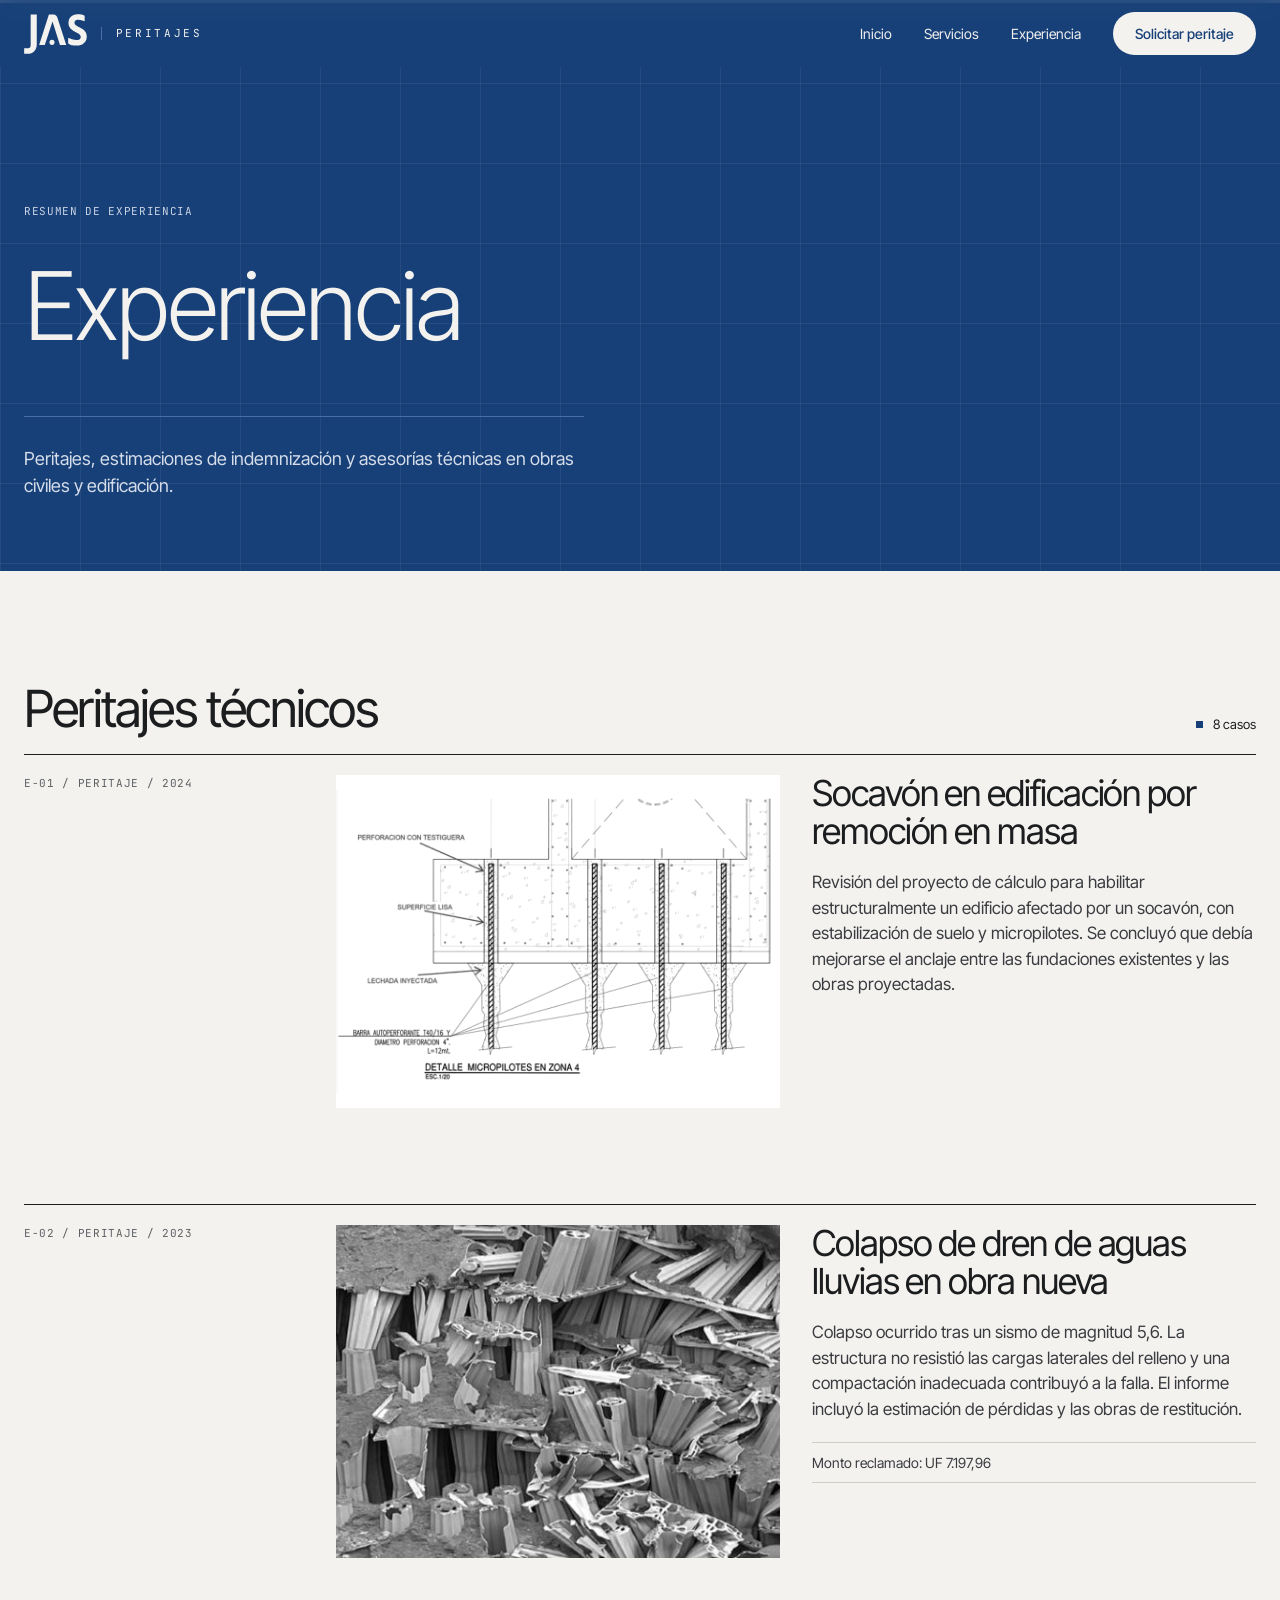
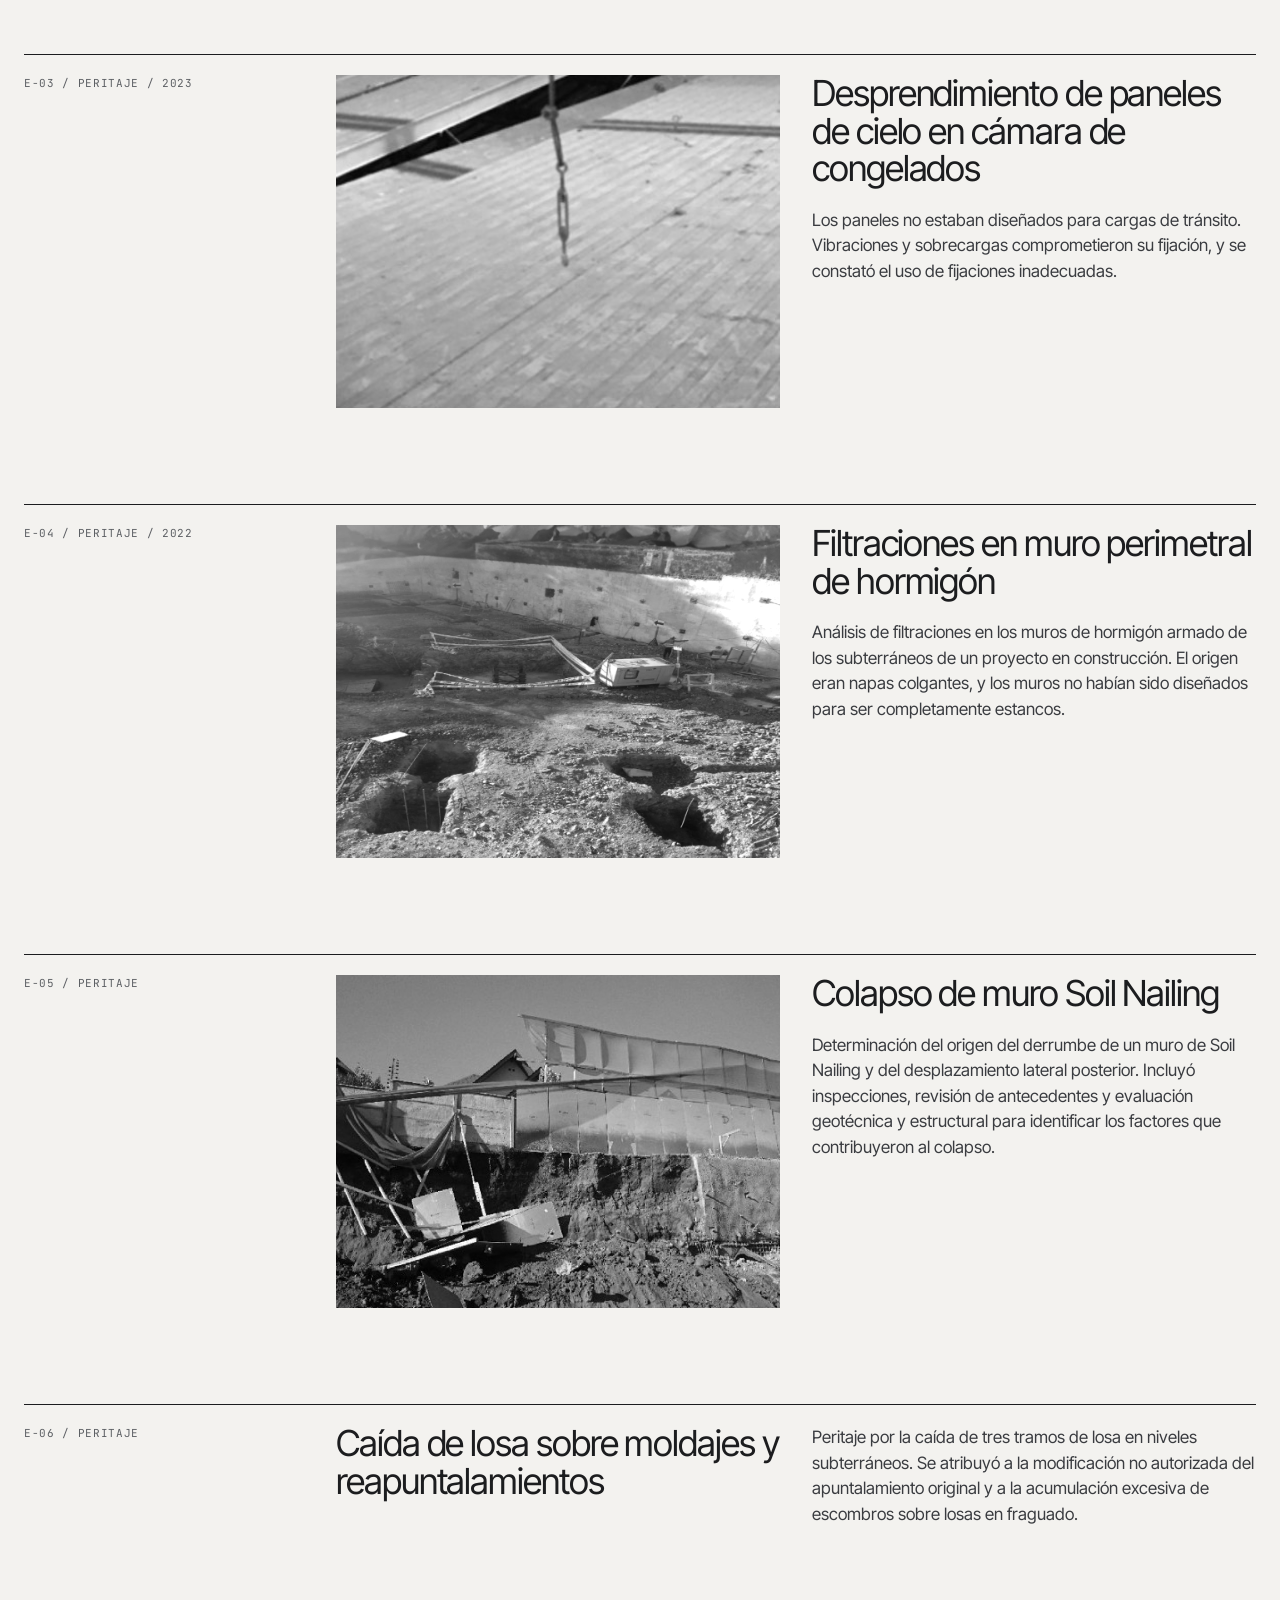
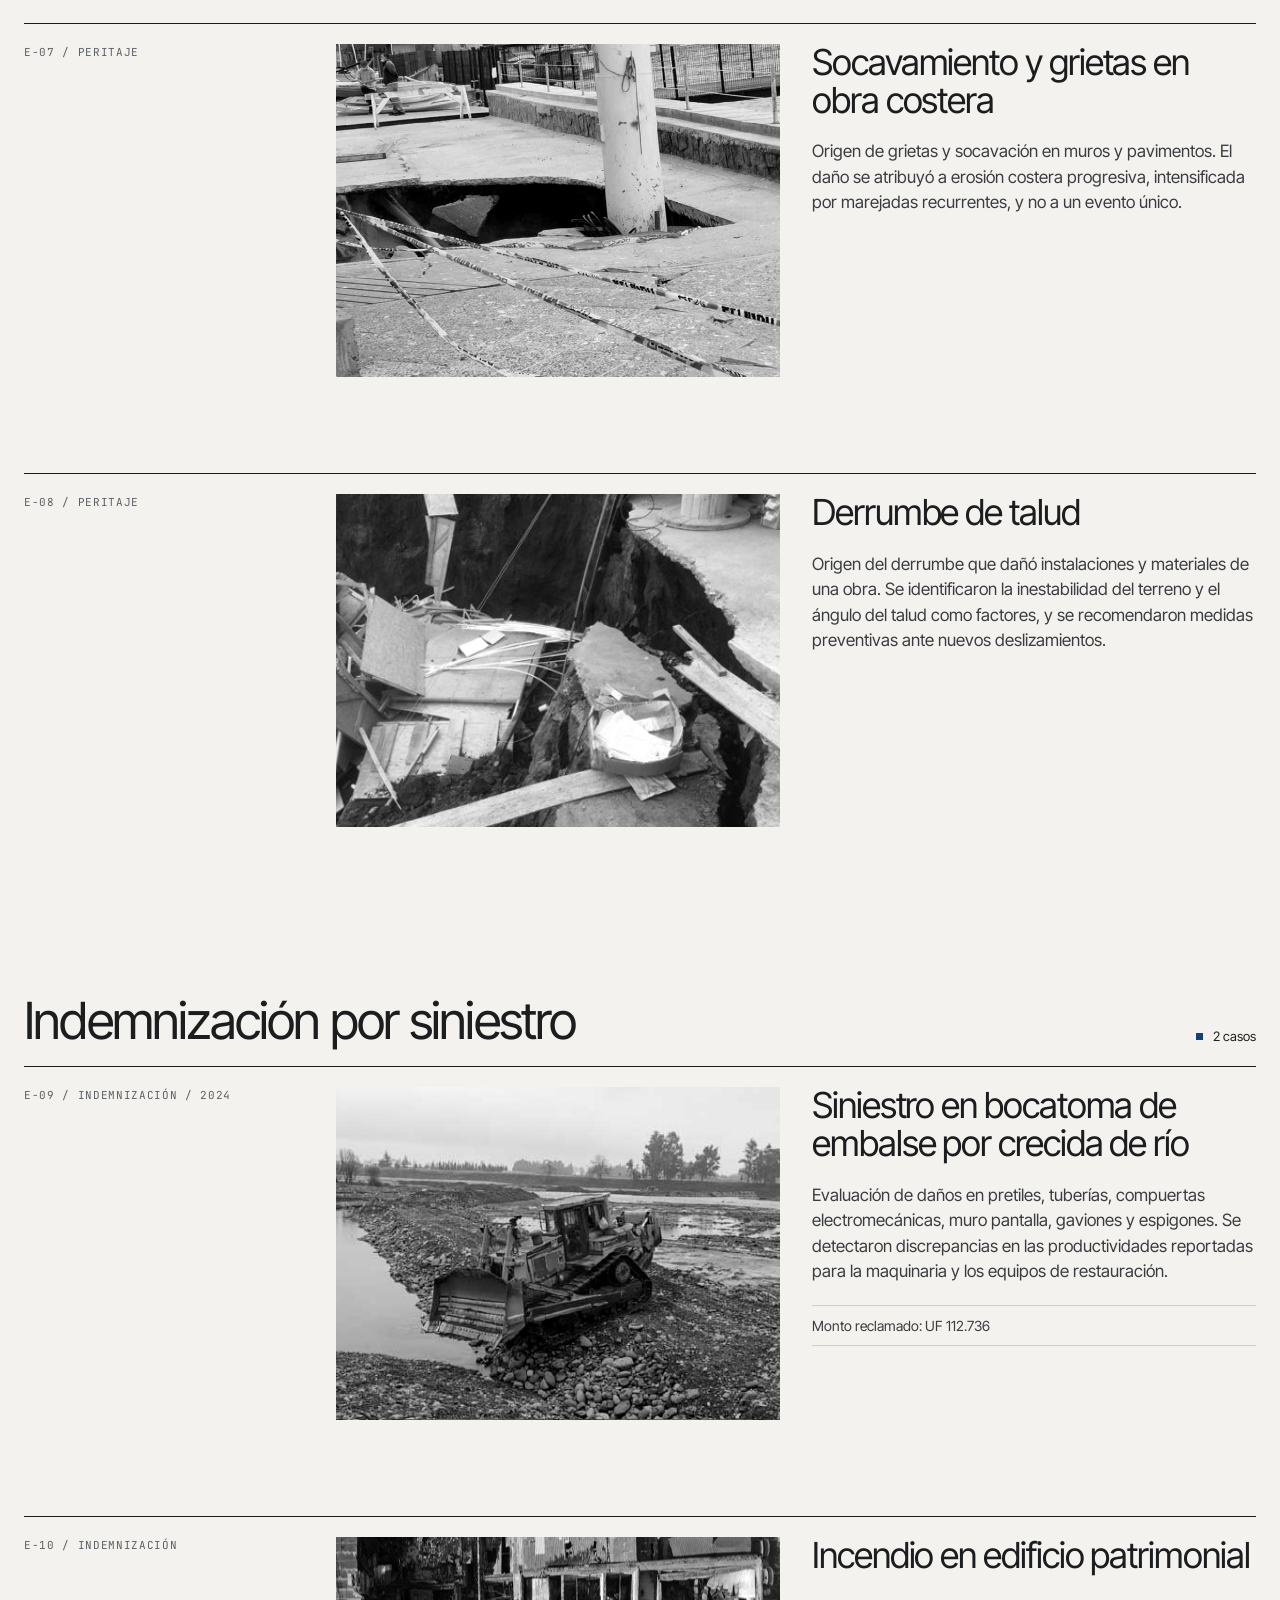
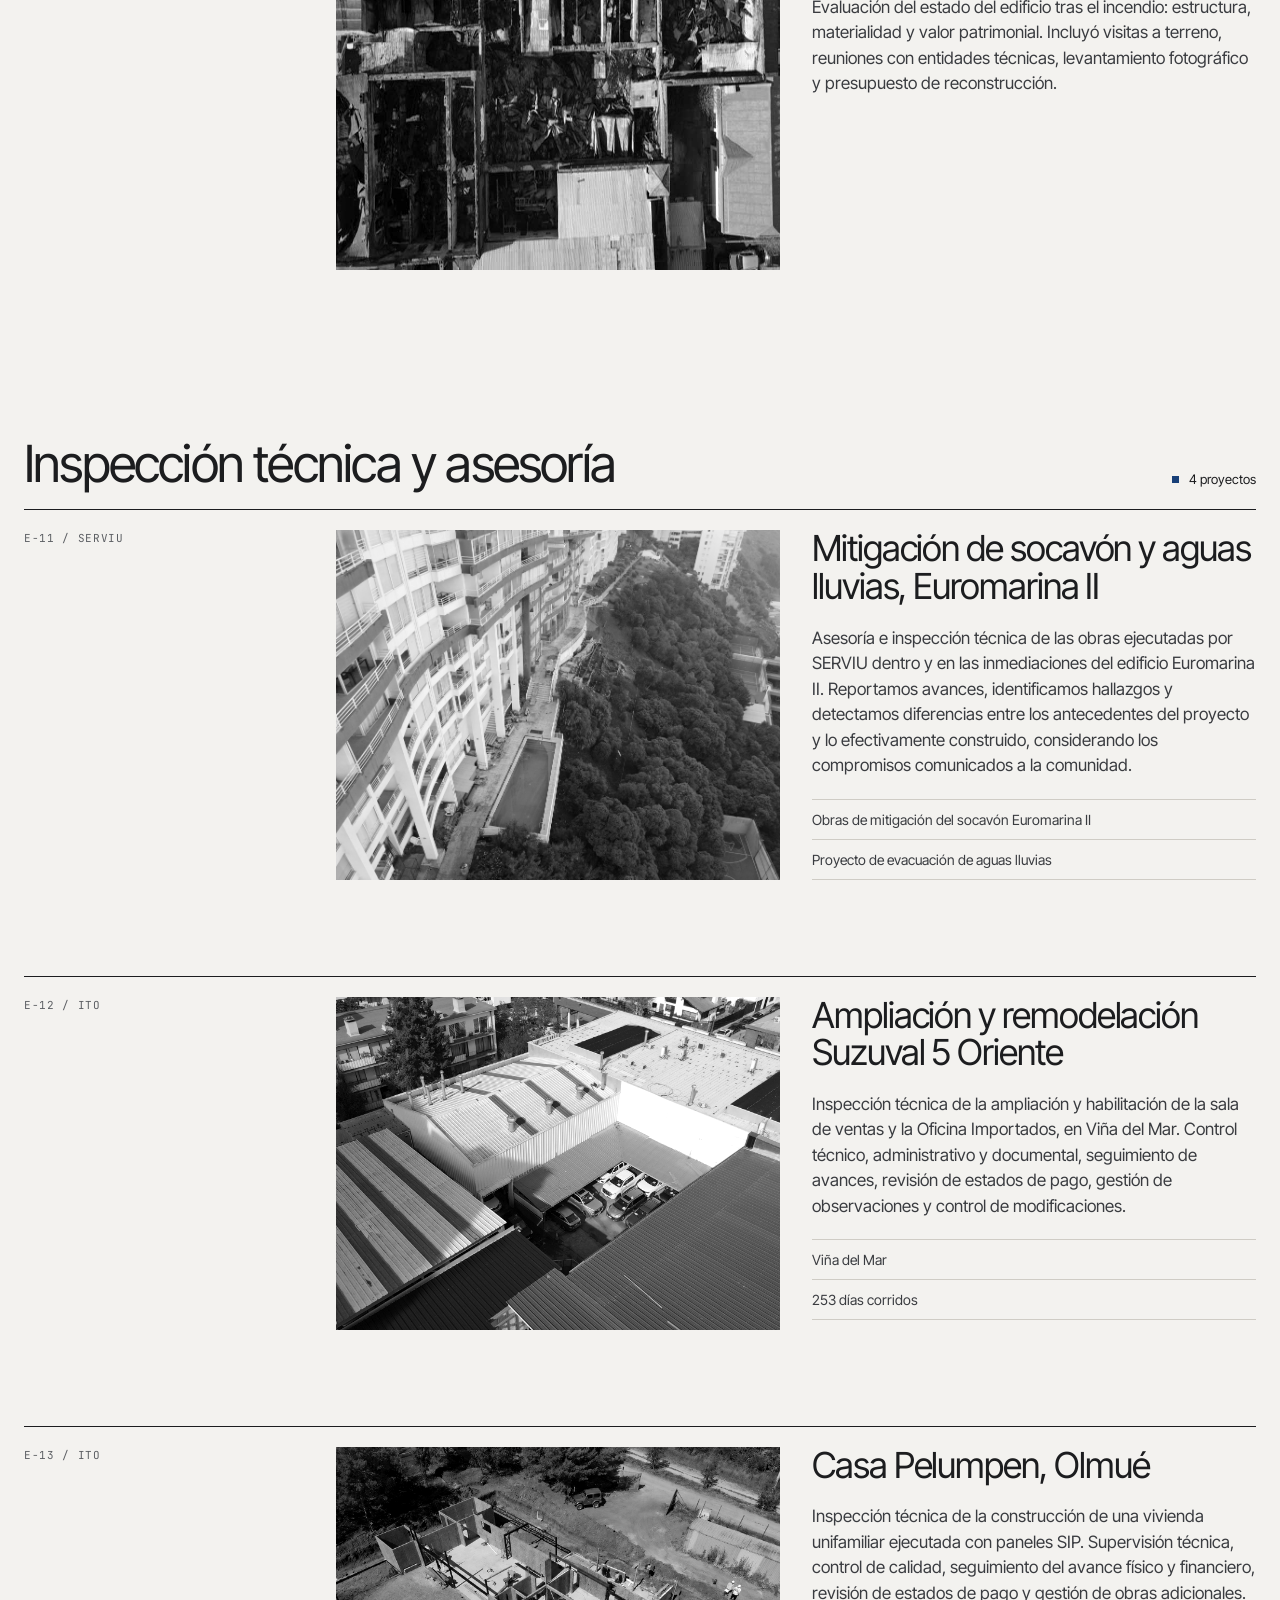
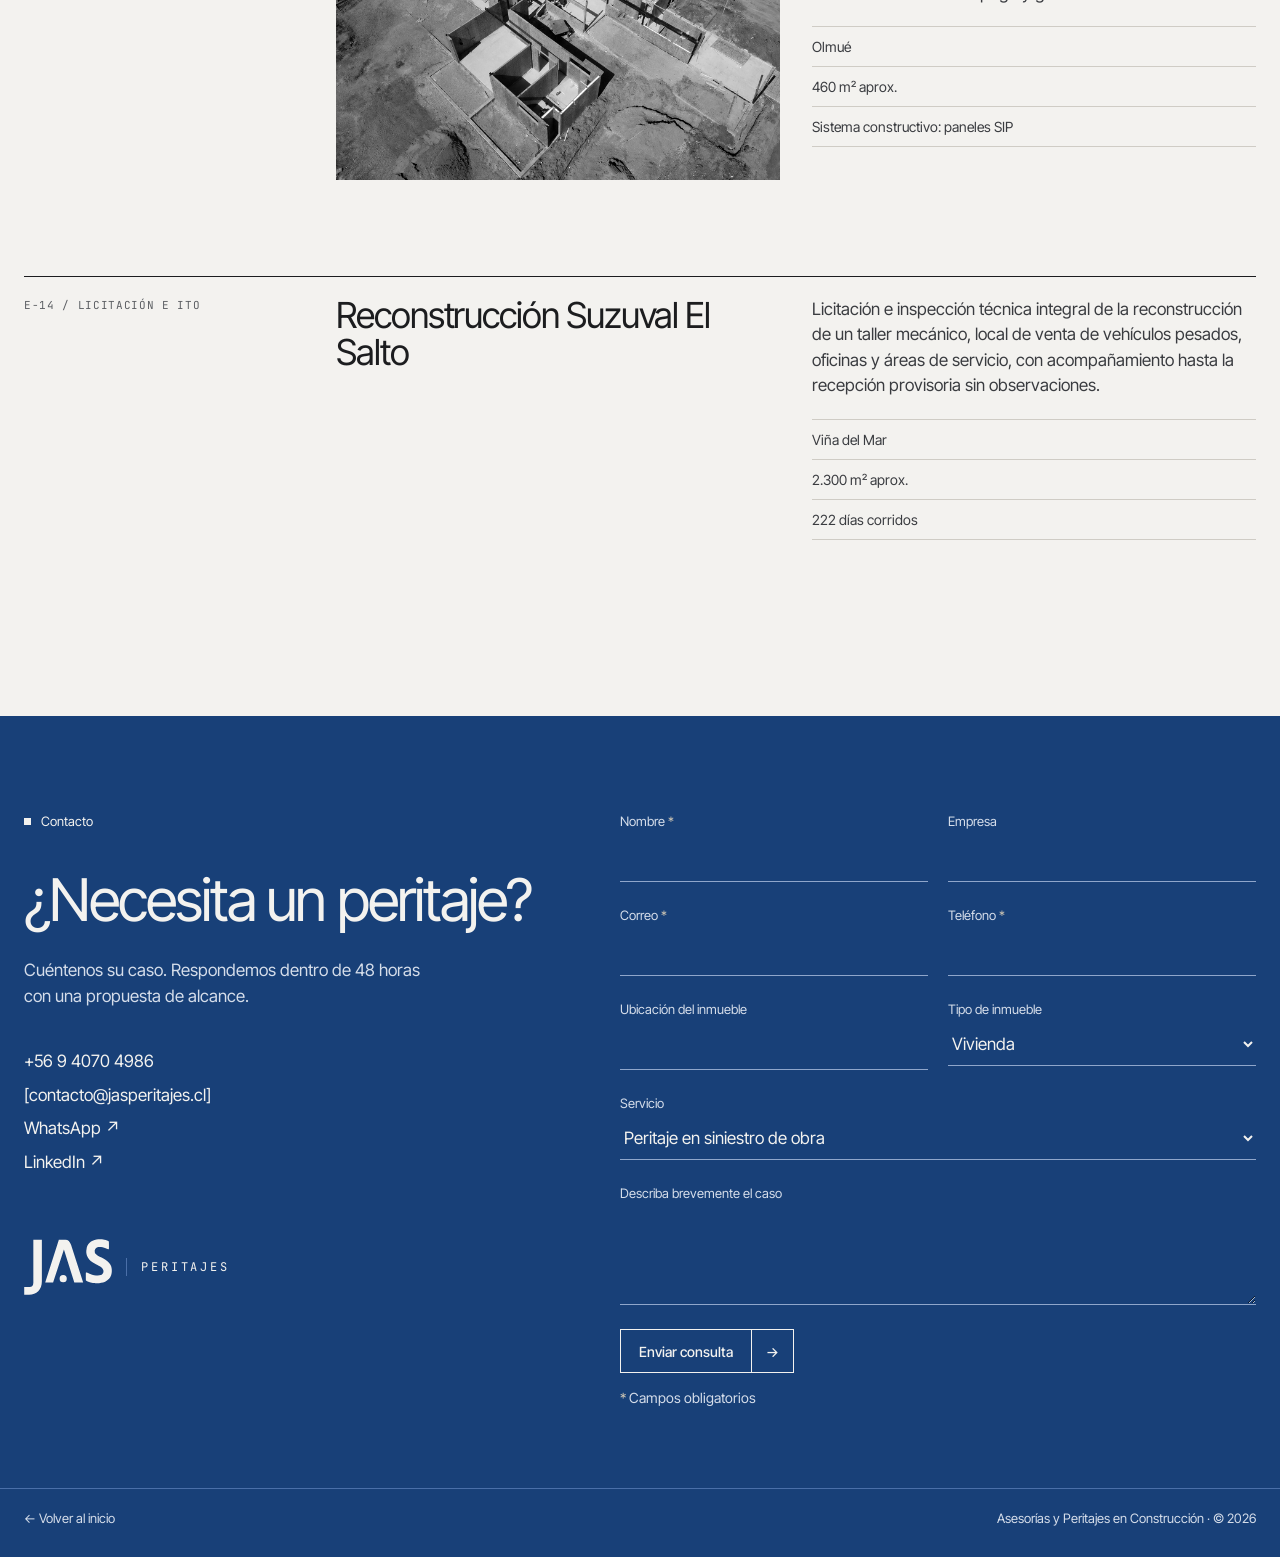
<file: experiencia.html>
<!doctype html>
<html lang="es">
<head>
<meta charset="utf-8">
<meta name="viewport" content="width=device-width, initial-scale=1">
<title>Experiencia — JAS Peritajes</title>
<meta name="description" content="Peritajes, estimaciones de indemnización y asesorías técnicas realizados por JAS.">
<link rel="icon" type="image/svg+xml" href="assets/img/jas-logo.svg">
<link rel="preconnect" href="https://fonts.googleapis.com">
<link rel="preconnect" href="https://fonts.gstatic.com" crossorigin="">
<link href="https://fonts.googleapis.com/css2?family=Inter+Tight:wght@300;400;500&amp;family=Inter:wght@400;500&amp;family=JetBrains+Mono:wght@400&amp;display=swap" rel="stylesheet">
<link rel="stylesheet" href="assets/css/site.css">
</head>
<body>
<div style="background: #F3F2EF; color: #1C1D1F; font-family: 'Inter Tight', Inter, system-ui, sans-serif; font-size: 15px; line-height: 1.5; width: 100%;">

<header style="position: sticky; top: 0; z-index: 20; background: rgba(24,64,120,0.86); backdrop-filter: blur(14px); color: #F3F2EF;">
<nav aria-label="Principal" style="max-width: 1400px; margin: 0 auto; padding: 12px 24px; display: flex; flex-wrap: wrap; align-items: center; justify-content: space-between; gap: 16px 32px;">
<a href="index.html" aria-label="JAS, inicio" style="display: flex; align-items: center; gap: 14px; color: #F3F2EF; text-decoration: none;">
<svg role="img" aria-label="JAS" viewBox="13 0 1669 1062" style="height: 40px; width: auto; display: block;"><path fill="currentColor" d="M190 13H352V800C352 960 250 1057 110 1057H17V912H120C165 912 190 880 190 830ZM415 826L674 13H800Q872 13 905 110L1135 826H967L770 199L565 826ZM688.5 753a68 68 0 1 0 136 0a68 68 0 1 0-136 0ZM1436 837C1501 830 1530 821 1568 801C1612 776 1649 735 1663 693C1664 689 1667 681 1668 676C1680 645 1682 592 1674 550C1659 469 1610 418 1484 353C1386 302 1364 285 1356 251C1346 208 1367 170 1406 157C1440 145 1509 153 1562 174C1619 196 1622 197 1624 182C1627 168 1624 48 1622 45C1618 37 1566 19 1537 14C1480 4 1437 3 1388 11C1284 26 1209 98 1199 193C1198 200 1196 211 1195 216C1190 253 1201 311 1222 348C1251 402 1290 435 1377 480C1462 524 1486 540 1504 563C1536 606 1520 665 1470 685C1426 702 1339 693 1269 663C1264 661 1253 656 1245 653C1237 650 1224 645 1215 641C1195 631 1188 632 1186 643C1185 654 1186 782 1188 786C1193 794 1219 806 1261 820C1278 825 1315 832 1344 835C1354 836 1365 837 1366 837C1373 838 1429 838 1436 837Z"></path></svg>
<span class="mono" style="font-size: 11px; letter-spacing: 0.24em; padding-left: 14px; border-left: 1px solid #4A6FA8; line-height: 1.2;">Peritajes</span>
</a>
<div class="nv-links" style="display: flex; flex-wrap: wrap; align-items: center; gap: 12px 32px; font-size: 14px;">
<a class="navl" href="index.html" style="color: #F3F2EF;">Inicio</a>
<a class="navl" href="index.html#servicios" style="color: #F3F2EF;">Servicios</a>
<a class="navl" href="experiencia.html" style="color: #F3F2EF;">Experiencia</a>
<a class="btn" href="#contacto" style="text-decoration: none; background: #F3F2EF; color: #184078; padding: 11px 22px; border-radius: 999px; font-weight: 500;">Solicitar peritaje</a>
</div>
<button class="nv-bg" type="button" aria-label="Abrir menú" aria-expanded="false" aria-controls="nv-ov"><i></i><i></i><i></i></button>
</nav>
</header>
<div id="nv-ov" class="nv-ov" aria-hidden="true" style="--nv-bg: #184078; --nv-ac: #CFC6B4; --nv-ln: #4A6FA8; --nv-mu: #A9B9D3;">
<nav aria-label="Menú" class="nv-in">
<a class="nv-l" href="index.html"><span class="mono">01</span><span>Inicio</span></a>
<a class="nv-l" href="index.html#servicios"><span class="mono">02</span><span>Servicios</span></a>
<a class="nv-l" href="experiencia.html"><span class="mono">03</span><span>Experiencia</span></a>
</nav>
<div class="nv-ft">
<a class="btn" href="#contacto" style="text-decoration: none; background: #F3F2EF; color: #184078; padding: 11px 22px; border-radius: 999px; font-weight: 500;">Solicitar peritaje</a>
</div>
</div>

<section style="position: relative; overflow: hidden; background: #184078; color: #F3F2EF; margin-top: -64px;">
<div class="grid-bg" aria-hidden="true"></div>
<div style="position: relative; max-width: 1400px; margin: 0 auto; padding: 200px 24px 72px; box-sizing: border-box;">
<div class="mono fade" style="color: #C9D3E4; margin-bottom: 40px;">Resumen de experiencia</div>
<h1 style="font-weight: 300; font-size: clamp(46px, 7.4vw, 118px); line-height: 0.98; letter-spacing: -0.04em; margin: 0;"><span class="ln"><span>Experiencia</span></span></h1>
<p class="fade" style="margin: 56px 0 0; padding-top: 28px; border-top: 1px solid #4A6FA8; max-width: 560px; font-size: 18px; color: #D5DDEA;">Peritajes, estimaciones de indemnización y asesorías técnicas en obras civiles y edificación.</p>
</div>
</section>

<section style="padding: 40px 24px 80px;">
<div style="display: flex; flex-wrap: wrap; justify-content: space-between; align-items: flex-end; gap: 16px; padding: 72px 0 20px;"><h2 style="margin: 0; font-weight: 400; font-size: clamp(30px, 4vw, 60px); line-height: 1; letter-spacing: -0.035em;">Peritajes técnicos</h2><div class="lb">8 casos</div></div>
<article id="socavon-edificacion" class="rv" style="border-top: 1px solid #1C1D1F; padding: 20px 0 96px; display: flex; flex-wrap: wrap; gap: 28px 32px;">
<div class="mono" style="flex: 1 1 200px; color: #5C5F63;">E-01 / Peritaje / 2024</div>
<div class="ph" style="flex: 1.3 1 340px; aspect-ratio: 4 / 3; background: #3A3C40; color: #D6D2CA;"><div><img class="pt" src="assets/img/socavon-edificacion.jpg" alt="Detalle de micropilotes del proyecto de habilitación estructural" style="width: 100%; height: 100%; object-fit: contain; background: #FFFFFF; display: block;"></div></div>
<div style="flex: 1.3 1 340px; display: flex; flex-direction: column; gap: 20px;">
<h3 style="margin: 0; font-weight: 400; font-size: clamp(26px, 2.8vw, 40px); line-height: 1.05; letter-spacing: -0.03em;">Socavón en edificación por remoción en masa</h3>
<p style="margin: 0; font-size: 17px; color: #3A3C40; max-width: 480px;">Revisión del proyecto de cálculo para habilitar estructuralmente un edificio afectado por un socavón, con estabilización de suelo y micropilotes. Se concluyó que debía mejorarse el anclaje entre las fundaciones existentes y las obras proyectadas.</p>

</div>
</article>
<article id="dren-aguas-lluvias" class="rv" style="border-top: 1px solid #1C1D1F; padding: 20px 0 96px; display: flex; flex-wrap: wrap; gap: 28px 32px;">
<div class="mono" style="flex: 1 1 200px; color: #5C5F63;">E-02 / Peritaje / 2023</div>
<div class="ph" style="flex: 1.3 1 340px; aspect-ratio: 4 / 3; background: #46484C; color: #D6D2CA;"><div><img class="pt" src="assets/img/dren-aguas-lluvias.jpg" alt="Dren de aguas lluvias colapsado bajo el relleno" style="width: 100%; height: 100%; object-fit: cover; display: block;"></div></div>
<div style="flex: 1.3 1 340px; display: flex; flex-direction: column; gap: 20px;">
<h3 style="margin: 0; font-weight: 400; font-size: clamp(26px, 2.8vw, 40px); line-height: 1.05; letter-spacing: -0.03em;">Colapso de dren de aguas lluvias en obra nueva</h3>
<p style="margin: 0; font-size: 17px; color: #3A3C40; max-width: 480px;">Colapso ocurrido tras un sismo de magnitud 5,6. La estructura no resistió las cargas laterales del relleno y una compactación inadecuada contribuyó a la falla. El informe incluyó la estimación de pérdidas y las obras de restitución.</p>
<ul style="margin: 0; padding: 0; list-style: none; font-size: 14px; color: #3A3C40; border-bottom: 1px solid #CFCCC5; max-width: 480px;"><li style="padding: 9px 0; border-top: 1px solid #CFCCC5;">Monto reclamado: UF 7.197,96</li></ul>
</div>
</article>
<article id="paneles-camara-frio" class="rv" style="border-top: 1px solid #1C1D1F; padding: 20px 0 96px; display: flex; flex-wrap: wrap; gap: 28px 32px;">
<div class="mono" style="flex: 1 1 200px; color: #5C5F63;">E-03 / Peritaje / 2023</div>
<div class="ph" style="flex: 1.3 1 340px; aspect-ratio: 4 / 3; background: #323437; color: #D6D2CA;"><div><img class="pt" src="assets/img/paneles-camara-frio.jpg" alt="Paneles de cielo desprendidos en una cámara de congelados" style="width: 100%; height: 100%; object-fit: cover; display: block;"></div></div>
<div style="flex: 1.3 1 340px; display: flex; flex-direction: column; gap: 20px;">
<h3 style="margin: 0; font-weight: 400; font-size: clamp(26px, 2.8vw, 40px); line-height: 1.05; letter-spacing: -0.03em;">Desprendimiento de paneles de cielo en cámara de congelados</h3>
<p style="margin: 0; font-size: 17px; color: #3A3C40; max-width: 480px;">Los paneles no estaban diseñados para cargas de tránsito. Vibraciones y sobrecargas comprometieron su fijación, y se constató el uso de fijaciones inadecuadas.</p>

</div>
</article>
<article id="filtraciones-muro" class="rv" style="border-top: 1px solid #1C1D1F; padding: 20px 0 96px; display: flex; flex-wrap: wrap; gap: 28px 32px;">
<div class="mono" style="flex: 1 1 200px; color: #5C5F63;">E-04 / Peritaje / 2022</div>
<div class="ph" style="flex: 1.3 1 340px; aspect-ratio: 4 / 3; background: #3A3C40; color: #D6D2CA;"><div><img class="pt" src="assets/img/filtraciones-muro.jpg" alt="Muro perimetral de hormigón en el subterráneo de una obra" style="width: 100%; height: 100%; object-fit: cover; display: block;"></div></div>
<div style="flex: 1.3 1 340px; display: flex; flex-direction: column; gap: 20px;">
<h3 style="margin: 0; font-weight: 400; font-size: clamp(26px, 2.8vw, 40px); line-height: 1.05; letter-spacing: -0.03em;">Filtraciones en muro perimetral de hormigón</h3>
<p style="margin: 0; font-size: 17px; color: #3A3C40; max-width: 480px;">Análisis de filtraciones en los muros de hormigón armado de los subterráneos de un proyecto en construcción. El origen eran napas colgantes, y los muros no habían sido diseñados para ser completamente estancos.</p>

</div>
</article>
<article id="soil-nailing" class="rv" style="border-top: 1px solid #1C1D1F; padding: 20px 0 96px; display: flex; flex-wrap: wrap; gap: 28px 32px;">
<div class="mono" style="flex: 1 1 200px; color: #5C5F63;">E-05 / Peritaje</div>
<div class="ph" style="flex: 1.3 1 340px; aspect-ratio: 4 / 3; background: #46484C; color: #D6D2CA;"><div><img src="assets/img/soil-nailing.jpg" alt="Muro de Soil Nailing colapsado" style="width: 100%; height: 100%; object-fit: cover; display: block; filter: grayscale(1) contrast(1.08);"></div></div>
<div style="flex: 1.3 1 340px; display: flex; flex-direction: column; gap: 20px;">
<h3 style="margin: 0; font-weight: 400; font-size: clamp(26px, 2.8vw, 40px); line-height: 1.05; letter-spacing: -0.03em;">Colapso de muro Soil Nailing</h3>
<p style="margin: 0; font-size: 17px; color: #3A3C40; max-width: 480px;">Determinación del origen del derrumbe de un muro de Soil Nailing y del desplazamiento lateral posterior. Incluyó inspecciones, revisión de antecedentes y evaluación geotécnica y estructural para identificar los factores que contribuyeron al colapso.</p>

</div>
</article>
<article id="caida-de-losa" class="rv" style="border-top: 1px solid #1C1D1F; padding: 20px 0 96px; display: flex; flex-wrap: wrap; gap: 28px 32px;">
<div class="mono" style="flex: 1 1 200px; color: #5C5F63;">E-06 / Peritaje</div>
<h3 style="flex: 1.3 1 340px; margin: 0; font-weight: 400; font-size: clamp(26px, 2.8vw, 40px); line-height: 1.05; letter-spacing: -0.03em;">Caída de losa sobre moldajes y reapuntalamientos</h3>
<div style="flex: 1.3 1 340px; display: flex; flex-direction: column; gap: 20px;">
<p style="margin: 0; font-size: 17px; color: #3A3C40; max-width: 480px;">Peritaje por la caída de tres tramos de losa en niveles subterráneos. Se atribuyó a la modificación no autorizada del apuntalamiento original y a la acumulación excesiva de escombros sobre losas en fraguado.</p>

</div>
</article>
<article id="obra-costera" class="rv" style="border-top: 1px solid #1C1D1F; padding: 20px 0 96px; display: flex; flex-wrap: wrap; gap: 28px 32px;">
<div class="mono" style="flex: 1 1 200px; color: #5C5F63;">E-07 / Peritaje</div>
<div class="ph" style="flex: 1.3 1 340px; aspect-ratio: 4 / 3; background: #3A3C40; color: #D6D2CA;"><div><img class="pt" src="assets/img/obra-costera.jpg" alt="Socavón en el pavimento de una obra costera" style="width: 100%; height: 100%; object-fit: cover; display: block;"></div></div>
<div style="flex: 1.3 1 340px; display: flex; flex-direction: column; gap: 20px;">
<h3 style="margin: 0; font-weight: 400; font-size: clamp(26px, 2.8vw, 40px); line-height: 1.05; letter-spacing: -0.03em;">Socavamiento y grietas en obra costera</h3>
<p style="margin: 0; font-size: 17px; color: #3A3C40; max-width: 480px;">Origen de grietas y socavación en muros y pavimentos. El daño se atribuyó a erosión costera progresiva, intensificada por marejadas recurrentes, y no a un evento único.</p>

</div>
</article>
<article id="derrumbe-de-talud" class="rv" style="border-top: 1px solid #1C1D1F; padding: 20px 0 96px; display: flex; flex-wrap: wrap; gap: 28px 32px;">
<div class="mono" style="flex: 1 1 200px; color: #5C5F63;">E-08 / Peritaje</div>
<div class="ph" style="flex: 1.3 1 340px; aspect-ratio: 4 / 3; background: #46484C; color: #D6D2CA;"><div><img class="pt" src="assets/img/derrumbe-talud.jpg" alt="Derrumbe de talud con materiales de obra caídos" style="width: 100%; height: 100%; object-fit: cover; display: block;"></div></div>
<div style="flex: 1.3 1 340px; display: flex; flex-direction: column; gap: 20px;">
<h3 style="margin: 0; font-weight: 400; font-size: clamp(26px, 2.8vw, 40px); line-height: 1.05; letter-spacing: -0.03em;">Derrumbe de talud</h3>
<p style="margin: 0; font-size: 17px; color: #3A3C40; max-width: 480px;">Origen del derrumbe que dañó instalaciones y materiales de una obra. Se identificaron la inestabilidad del terreno y el ángulo del talud como factores, y se recomendaron medidas preventivas ante nuevos deslizamientos.</p>

</div>
</article>
<div style="display: flex; flex-wrap: wrap; justify-content: space-between; align-items: flex-end; gap: 16px; padding: 72px 0 20px;"><h2 style="margin: 0; font-weight: 400; font-size: clamp(30px, 4vw, 60px); line-height: 1; letter-spacing: -0.035em;">Indemnización por siniestro</h2><div class="lb">2 casos</div></div>
<article id="bocatoma-embalse" class="rv" style="border-top: 1px solid #1C1D1F; padding: 20px 0 96px; display: flex; flex-wrap: wrap; gap: 28px 32px;">
<div class="mono" style="flex: 1 1 200px; color: #5C5F63;">E-09 / Indemnización / 2024</div>
<div class="ph" style="flex: 1.3 1 340px; aspect-ratio: 4 / 3; background: #3A3C40; color: #D6D2CA;"><div><img class="pt" src="assets/img/bocatoma-embalse.jpg" alt="Maquinaria trabajando en el lecho del río tras la crecida" style="width: 100%; height: 100%; object-fit: cover; display: block;"></div></div>
<div style="flex: 1.3 1 340px; display: flex; flex-direction: column; gap: 20px;">
<h3 style="margin: 0; font-weight: 400; font-size: clamp(26px, 2.8vw, 40px); line-height: 1.05; letter-spacing: -0.03em;">Siniestro en bocatoma de embalse por crecida de río</h3>
<p style="margin: 0; font-size: 17px; color: #3A3C40; max-width: 480px;">Evaluación de daños en pretiles, tuberías, compuertas electromecánicas, muro pantalla, gaviones y espigones. Se detectaron discrepancias en las productividades reportadas para la maquinaria y los equipos de restauración.</p>
<ul style="margin: 0; padding: 0; list-style: none; font-size: 14px; color: #3A3C40; border-bottom: 1px solid #CFCCC5; max-width: 480px;"><li style="padding: 9px 0; border-top: 1px solid #CFCCC5;">Monto reclamado: UF 112.736</li></ul>
</div>
</article>
<article id="incendio-patrimonial" class="rv" style="border-top: 1px solid #1C1D1F; padding: 20px 0 96px; display: flex; flex-wrap: wrap; gap: 28px 32px;">
<div class="mono" style="flex: 1 1 200px; color: #5C5F63;">E-10 / Indemnización</div>
<div class="ph" style="flex: 1.3 1 340px; aspect-ratio: 4 / 3; background: #323437; color: #D6D2CA;"><div><img class="pt" src="assets/img/incendio-patrimonial-aerea.jpg" alt="Vista aérea del edificio patrimonial tras el incendio" style="width: 100%; height: 100%; object-fit: cover; display: block;"></div></div>
<div style="flex: 1.3 1 340px; display: flex; flex-direction: column; gap: 20px;">
<h3 style="margin: 0; font-weight: 400; font-size: clamp(26px, 2.8vw, 40px); line-height: 1.05; letter-spacing: -0.03em;">Incendio en edificio patrimonial</h3>
<p style="margin: 0; font-size: 17px; color: #3A3C40; max-width: 480px;">Evaluación del estado del edificio tras el incendio: estructura, materialidad y valor patrimonial. Incluyó visitas a terreno, reuniones con entidades técnicas, levantamiento fotográfico y presupuesto de reconstrucción.</p>

</div>
</article>
<div style="display: flex; flex-wrap: wrap; justify-content: space-between; align-items: flex-end; gap: 16px; padding: 72px 0 20px;"><h2 style="margin: 0; font-weight: 400; font-size: clamp(30px, 4vw, 60px); line-height: 1; letter-spacing: -0.035em;">Inspección técnica y asesoría</h2><div class="lb">4 proyectos</div></div>
<article id="euromarina-ii" class="rv" style="border-top: 1px solid #1C1D1F; padding: 20px 0 96px; display: flex; flex-wrap: wrap; gap: 28px 32px;">
<div class="mono" style="flex: 1 1 200px; color: #5C5F63;">E-11 / SERVIU</div>
<div class="ph" style="flex: 1.3 1 340px; aspect-ratio: 4 / 3; background: #3A3C40; color: #D6D2CA;"><div><img class="pt" src="assets/img/euromarina-ii.jpg" alt="Vista aérea de las obras junto al edificio Euromarina II" style="width: 100%; height: 100%; object-fit: cover; display: block;"></div></div>
<div style="flex: 1.3 1 340px; display: flex; flex-direction: column; gap: 20px;">
<h3 style="margin: 0; font-weight: 400; font-size: clamp(26px, 2.8vw, 40px); line-height: 1.05; letter-spacing: -0.03em;">Mitigación de socavón y aguas lluvias, Euromarina II</h3>
<p style="margin: 0; font-size: 17px; color: #3A3C40; max-width: 480px;">Asesoría e inspección técnica de las obras ejecutadas por SERVIU dentro y en las inmediaciones del edificio Euromarina II. Reportamos avances, identificamos hallazgos y detectamos diferencias entre los antecedentes del proyecto y lo efectivamente construido, considerando los compromisos comunicados a la comunidad.</p>
<ul style="margin: 0; padding: 0; list-style: none; font-size: 14px; color: #3A3C40; border-bottom: 1px solid #CFCCC5; max-width: 480px;"><li style="padding: 9px 0; border-top: 1px solid #CFCCC5;">Obras de mitigación del socavón Euromarina II</li><li style="padding: 9px 0; border-top: 1px solid #CFCCC5;">Proyecto de evacuación de aguas lluvias</li></ul>
</div>
</article>
<article id="suzuval-5-oriente" class="rv" style="border-top: 1px solid #1C1D1F; padding: 20px 0 96px; display: flex; flex-wrap: wrap; gap: 28px 32px;">
<div class="mono" style="flex: 1 1 200px; color: #5C5F63;">E-12 / ITO</div>
<div class="ph" style="flex: 1.3 1 340px; aspect-ratio: 4 / 3; background: #46484C; color: #D6D2CA;"><div><img class="pt" src="assets/img/suzuval-5-oriente.jpg" alt="Vista aérea de las instalaciones de Suzuval 5 Oriente" style="width: 100%; height: 100%; object-fit: cover; display: block;"></div></div>
<div style="flex: 1.3 1 340px; display: flex; flex-direction: column; gap: 20px;">
<h3 style="margin: 0; font-weight: 400; font-size: clamp(26px, 2.8vw, 40px); line-height: 1.05; letter-spacing: -0.03em;">Ampliación y remodelación Suzuval 5 Oriente</h3>
<p style="margin: 0; font-size: 17px; color: #3A3C40; max-width: 480px;">Inspección técnica de la ampliación y habilitación de la sala de ventas y la Oficina Importados, en Viña del Mar. Control técnico, administrativo y documental, seguimiento de avances, revisión de estados de pago, gestión de observaciones y control de modificaciones.</p>
<ul style="margin: 0; padding: 0; list-style: none; font-size: 14px; color: #3A3C40; border-bottom: 1px solid #CFCCC5; max-width: 480px;"><li style="padding: 9px 0; border-top: 1px solid #CFCCC5;">Viña del Mar</li><li style="padding: 9px 0; border-top: 1px solid #CFCCC5;">253 días corridos</li></ul>
</div>
</article>
<article id="casa-pelumpen" class="rv" style="border-top: 1px solid #1C1D1F; padding: 20px 0 96px; display: flex; flex-wrap: wrap; gap: 28px 32px;">
<div class="mono" style="flex: 1 1 200px; color: #5C5F63;">E-13 / ITO</div>
<div class="ph" style="flex: 1.3 1 340px; aspect-ratio: 4 / 3; background: #323437; color: #D6D2CA;"><div><img class="pt" src="assets/img/ito-obra.jpg" alt="Vista aérea de la construcción de Casa Pelumpen con paneles SIP" style="width: 100%; height: 100%; object-fit: cover; display: block;"></div></div>
<div style="flex: 1.3 1 340px; display: flex; flex-direction: column; gap: 20px;">
<h3 style="margin: 0; font-weight: 400; font-size: clamp(26px, 2.8vw, 40px); line-height: 1.05; letter-spacing: -0.03em;">Casa Pelumpen, Olmué</h3>
<p style="margin: 0; font-size: 17px; color: #3A3C40; max-width: 480px;">Inspección técnica de la construcción de una vivienda unifamiliar ejecutada con paneles SIP. Supervisión técnica, control de calidad, seguimiento del avance físico y financiero, revisión de estados de pago y gestión de obras adicionales.</p>
<ul style="margin: 0; padding: 0; list-style: none; font-size: 14px; color: #3A3C40; border-bottom: 1px solid #CFCCC5; max-width: 480px;"><li style="padding: 9px 0; border-top: 1px solid #CFCCC5;">Olmué</li><li style="padding: 9px 0; border-top: 1px solid #CFCCC5;">460 m² aprox.</li><li style="padding: 9px 0; border-top: 1px solid #CFCCC5;">Sistema constructivo: paneles SIP</li></ul>
</div>
</article>
<article id="suzuval-el-salto" class="rv" style="border-top: 1px solid #1C1D1F; padding: 20px 0 96px; display: flex; flex-wrap: wrap; gap: 28px 32px;">
<div class="mono" style="flex: 1 1 200px; color: #5C5F63;">E-14 / Licitación e ITO</div>
<h3 style="flex: 1.3 1 340px; margin: 0; font-weight: 400; font-size: clamp(26px, 2.8vw, 40px); line-height: 1.05; letter-spacing: -0.03em;">Reconstrucción Suzuval El Salto</h3>
<div style="flex: 1.3 1 340px; display: flex; flex-direction: column; gap: 20px;">
<p style="margin: 0; font-size: 17px; color: #3A3C40; max-width: 480px;">Licitación e inspección técnica integral de la reconstrucción de un taller mecánico, local de venta de vehículos pesados, oficinas y áreas de servicio, con acompañamiento hasta la recepción provisoria sin observaciones.</p>
<ul style="margin: 0; padding: 0; list-style: none; font-size: 14px; color: #3A3C40; border-bottom: 1px solid #CFCCC5; max-width: 480px;"><li style="padding: 9px 0; border-top: 1px solid #CFCCC5;">Viña del Mar</li><li style="padding: 9px 0; border-top: 1px solid #CFCCC5;">2.300 m² aprox.</li><li style="padding: 9px 0; border-top: 1px solid #CFCCC5;">222 días corridos</li></ul>
</div>
</article>
</section>

<footer id="contacto" style="background: #184078; color: #F3F2EF; overflow: hidden;">
<div style="padding: 96px 24px 80px; display: flex; flex-wrap: wrap; gap: 64px 32px;">
<div class="rv" style="flex: 1 1 400px;">
<div class="lb w" style="margin-bottom: 40px;">Contacto</div>
<h2 style="margin: 0 0 28px; font-weight: 400; font-size: clamp(34px, 4.6vw, 72px); line-height: 1; letter-spacing: -0.035em;">¿Necesita un peritaje?</h2>
<p style="margin: 0 0 40px; color: #D5DDEA; font-size: 17px; max-width: 420px;">Cuéntenos su caso. Respondemos dentro de 48 horas con una propuesta de alcance.</p>
<div style="display: flex; flex-direction: column; align-items: flex-start; gap: 8px; font-size: 17px; color: #F3F2EF;">
<a class="navl" href="tel:+56940704986" style="color: #F3F2EF;">+56 9 4070 4986</a>
<a class="navl" href="#contacto" style="color: #F3F2EF;">[contacto@jasperitajes.cl]</a>
<a class="navl" href="https://wa.me/56940704986" target="_blank" rel="noopener" style="color: #F3F2EF;">WhatsApp ↗</a>
<a class="navl" href="https://www.linkedin.com/company/jas-asesor%C3%ADas-y-peritajes-en-construcci%C3%B3n/" target="_blank" rel="noopener" style="color: #F3F2EF;">LinkedIn ↗</a>
</div>
<div style="display: flex; align-items: center; gap: 14px; margin-top: 64px;"><svg role="img" aria-label="JAS" viewBox="13 0 1669 1062" style="height: 56px; width: auto; display: block;"><path fill="currentColor" d="M190 13H352V800C352 960 250 1057 110 1057H17V912H120C165 912 190 880 190 830ZM415 826L674 13H800Q872 13 905 110L1135 826H967L770 199L565 826ZM688.5 753a68 68 0 1 0 136 0a68 68 0 1 0-136 0ZM1436 837C1501 830 1530 821 1568 801C1612 776 1649 735 1663 693C1664 689 1667 681 1668 676C1680 645 1682 592 1674 550C1659 469 1610 418 1484 353C1386 302 1364 285 1356 251C1346 208 1367 170 1406 157C1440 145 1509 153 1562 174C1619 196 1622 197 1624 182C1627 168 1624 48 1622 45C1618 37 1566 19 1537 14C1480 4 1437 3 1388 11C1284 26 1209 98 1199 193C1198 200 1196 211 1195 216C1190 253 1201 311 1222 348C1251 402 1290 435 1377 480C1462 524 1486 540 1504 563C1536 606 1520 665 1470 685C1426 702 1339 693 1269 663C1264 661 1253 656 1245 653C1237 650 1224 645 1215 641C1195 631 1188 632 1186 643C1185 654 1186 782 1188 786C1193 794 1219 806 1261 820C1278 825 1315 832 1344 835C1354 836 1365 837 1366 837C1373 838 1429 838 1436 837Z"></path></svg><span class="mono" style="font-size: 12px; letter-spacing: 0.24em; padding-left: 14px; border-left: 1px solid #4A6FA8;">Peritajes</span></div>
</div>
<form class="rv s2" aria-label="Formulario de contacto" style="flex: 1.2 1 440px; display: grid; grid-template-columns: repeat(2, minmax(0, 1fr)); gap: 24px 20px; align-content: end;">
<label style="display: flex; flex-direction: column; gap: 4px; font-size: 13px; color: #D5DDEA;"><span>Nombre <span class="req" aria-hidden="true">*</span></span>
<input type="text" name="nombre" required="required" style="background: transparent; border: 0; border-bottom: 1px solid #8FA6CB; color: #F3F2EF; padding: 10px 0; font-size: 17px;">
</label>
<label style="display: flex; flex-direction: column; gap: 4px; font-size: 13px; color: #D5DDEA;">Empresa
<input type="text" name="empresa" style="background: transparent; border: 0; border-bottom: 1px solid #8FA6CB; color: #F3F2EF; padding: 10px 0; font-size: 17px;">
</label>
<label style="display: flex; flex-direction: column; gap: 4px; font-size: 13px; color: #D5DDEA;"><span>Correo <span class="req" aria-hidden="true">*</span></span>
<input type="email" name="correo" required="required" style="background: transparent; border: 0; border-bottom: 1px solid #8FA6CB; color: #F3F2EF; padding: 10px 0; font-size: 17px;">
</label>
<label style="display: flex; flex-direction: column; gap: 4px; font-size: 13px; color: #D5DDEA;"><span>Teléfono <span class="req" aria-hidden="true">*</span></span>
<input type="tel" name="telefono" required="required" style="background: transparent; border: 0; border-bottom: 1px solid #8FA6CB; color: #F3F2EF; padding: 10px 0; font-size: 17px;">
</label>
<label style="display: flex; flex-direction: column; gap: 4px; font-size: 13px; color: #D5DDEA;">Ubicación del inmueble
<input type="text" name="ubicacion" style="background: transparent; border: 0; border-bottom: 1px solid #8FA6CB; color: #F3F2EF; padding: 10px 0; font-size: 17px;">
</label>
<label style="display: flex; flex-direction: column; gap: 4px; font-size: 13px; color: #D5DDEA;">Tipo de inmueble
<select name="tipo" style="background: #184078; border: 0; border-bottom: 1px solid #8FA6CB; color: #F3F2EF; padding: 10px 0; font-size: 17px;">
<option>Vivienda</option>
<option>Edificio habitacional</option>
<option>Comercial o industrial</option>
<option>Infraestructura</option>
<option>Otro</option>
</select>
</label>
<label style="grid-column: 1 / -1; display: flex; flex-direction: column; gap: 4px; font-size: 13px; color: #D5DDEA;">Servicio
<select name="servicio" style="background: #184078; border: 0; border-bottom: 1px solid #8FA6CB; color: #F3F2EF; padding: 10px 0; font-size: 17px;">
<option>Peritaje en siniestro de obra</option>
<option>Ajuste y estimación de indemnización</option>
<option>Análisis de patologías en construcción</option>
<option>Otra consulta</option>
</select>
</label>
<label style="grid-column: 1 / -1; display: flex; flex-direction: column; gap: 4px; font-size: 13px; color: #D5DDEA;">Describa brevemente el caso
<textarea name="mensaje" rows="3" style="background: transparent; border: 0; border-bottom: 1px solid #8FA6CB; color: #F3F2EF; padding: 10px 0; font-size: 17px; resize: vertical;"></textarea>
</label>
<div style="grid-column: 1 / -1;">
<button class="bt inv" type="submit" style="background: transparent; color: #F3F2EF; cursor: pointer; padding: 0;"><span>Enviar consulta</span><span aria-hidden="true">→</span></button>
<p class="form-msg" role="status" style="margin: 14px 0 0; font-size: 14px; color: #D5DDEA;"><span class="req">*</span> Campos obligatorios</p>
</div>
</form>
</div>
<div style="padding: 20px 24px 28px; border-top: 1px solid #4A6FA8; display: flex; flex-wrap: wrap; justify-content: space-between; gap: 12px 28px; font-size: 13px; color: #D5DDEA;">
<a class="navl" href="index.html" style="color: #D5DDEA;">← Volver al inicio</a>
<div>Asesorías y Peritajes en Construcción · © 2026</div>
</div>
</footer>

<div class="cur" aria-hidden="true"><span>Ver</span></div><div class="cur-dot" aria-hidden="true"></div>
</div>
<script src="assets/js/site.js"></script>
</body>
</html>
</file>
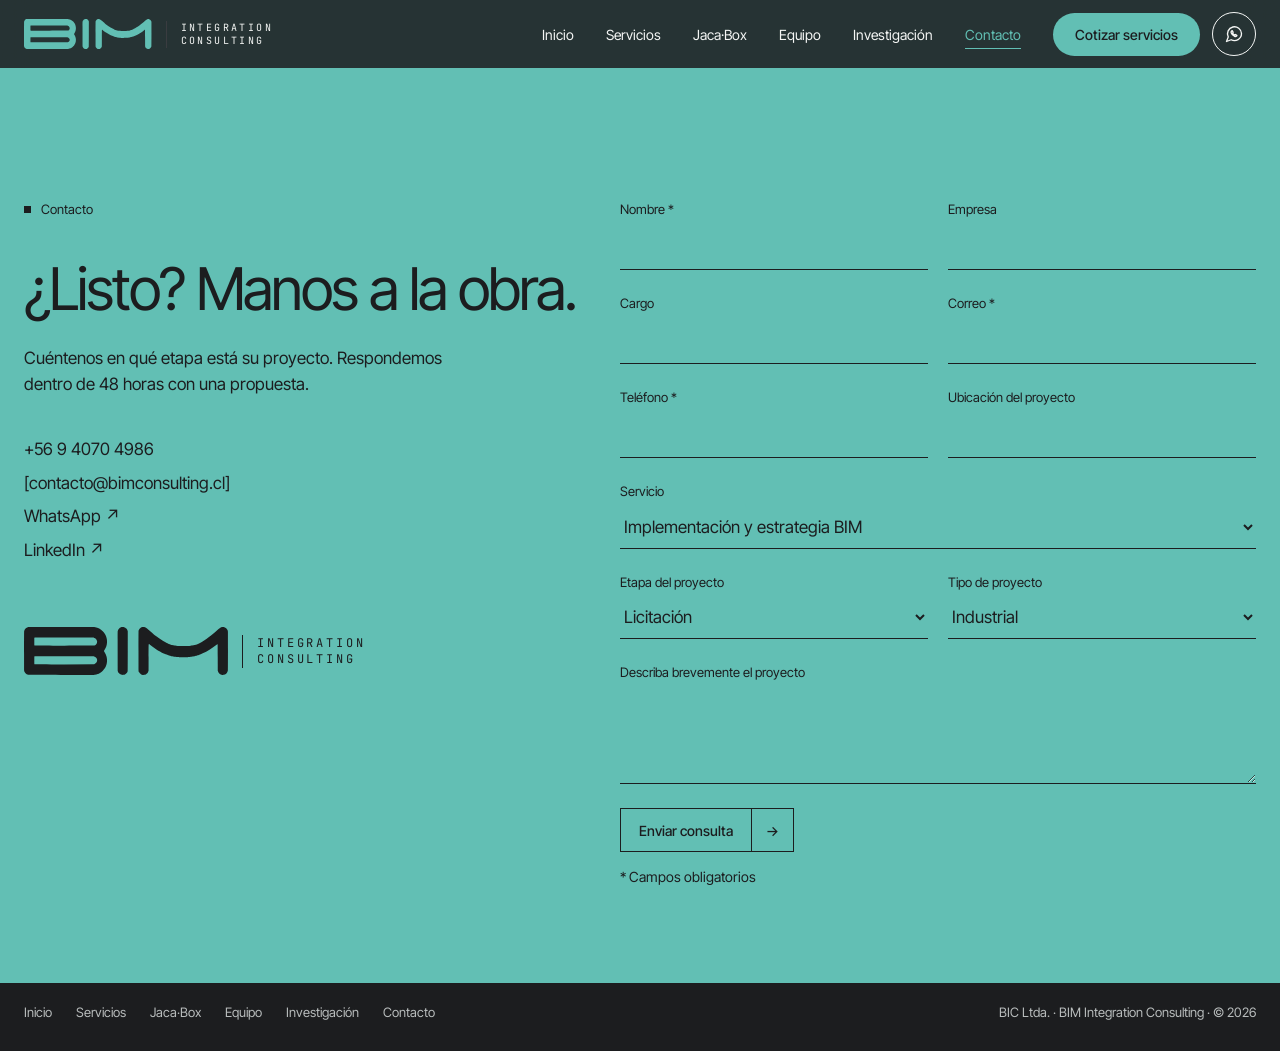
<file: bic/contacto.html>
<!doctype html>
<html lang="es">
<head>
<meta charset="utf-8">
<meta name="viewport" content="width=device-width, initial-scale=1">
<title>Contacto — BIC BIM Integration Consulting</title>
<meta name="description" content="Cotice servicios BIM con BIC.">
<link rel="icon" type="image/png" href="assets/img/bic-icon.png">
<link rel="preconnect" href="https://fonts.googleapis.com">
<link rel="preconnect" href="https://fonts.gstatic.com" crossorigin="">
<link href="https://fonts.googleapis.com/css2?family=Inter+Tight:wght@300;400;500&amp;family=Inter:wght@400;500&amp;family=JetBrains+Mono:wght@400&amp;display=swap" rel="stylesheet">
<link rel="stylesheet" href="../assets/css/site.css">
<link rel="stylesheet" href="assets/bic.css">
</head>
<body>
<div style="background: #F5F6F5; color: #1C1D1F; font-family: 'Inter Tight', Inter, system-ui, sans-serif; font-size: 15px; line-height: 1.5; width: 100%;">
<header style="position: sticky; top: 0; z-index: 20; background: rgba(28,29,31,0.86); backdrop-filter: blur(14px); color: #F5F6F5;">
<nav aria-label="Principal" style="max-width: 1400px; margin: 0 auto; padding: 12px 24px; display: flex; flex-wrap: wrap; align-items: center; justify-content: space-between; gap: 16px 32px;">
<a href="index.html" aria-label="BIM Integration Consulting, inicio" style="color: #F5F6F5; text-decoration: none;">
<div style="display: flex; align-items: center; gap: 14px;"><svg role="img" aria-label="BIM" viewBox="8.0 8.3 438.2 103.1" style="height: 30px; width: auto; display: block;"><path fill="#62BFB4" fill-rule="evenodd" d="M157.48 111.24 C161.06 110.86 162.10 110.71 162.85 110.48 C163.31 110.33 164.14 110.09 164.69 109.94 C167.13 109.25 170.02 107.84 172.81 105.96 C175.68 104.04 179.19 100.49 181.13 97.54 C182.67 95.20 184.50 91.32 185.05 89.22 C185.22 88.58 185.47 87.64 185.61 87.12 C186.18 85.05 186.52 79.89 186.26 77.44 C185.96 74.63 185.73 73.34 185.25 71.64 C184.32 68.34 182.91 65.22 181.14 62.54 C179.48 60.02 179.48 60.17 180.94 57.87 C184.55 52.21 186.12 47.20 186.34 40.69 C186.41 38.88 186.35 38.02 185.92 34.56 C185.74 33.07 184.79 29.32 184.42 28.59 C184.31 28.38 184.12 27.92 184.00 27.57 C182.86 24.35 179.90 19.88 177.10 17.19 C172.43 12.69 167.09 9.89 161.13 8.81 L158.69 8.37 L87.93 8.37 L17.18 8.38 L16.06 8.70 C14.23 9.23 13.01 9.97 11.49 11.49 C9.78 13.18 8.88 14.92 8.30 17.62 C8.08 18.66 8.03 100.32 8.26 101.57 C8.45 102.69 8.99 104.49 9.34 105.19 C10.28 107.06 11.94 108.84 13.74 109.92 C14.96 110.64 15.53 110.84 17.17 111.13 C18.37 111.34 22.06 111.35 87.35 111.36 C134.35 111.37 156.65 111.33 157.48 111.24 Z M222.06 111.08 C223.60 110.83 223.94 110.72 224.81 110.25 C228.02 108.52 229.80 106.25 230.74 102.69 C230.83 102.34 230.87 89.16 230.87 59.71 L230.88 17.23 L230.56 16.27 C229.88 14.23 229.22 13.10 227.90 11.73 C226.16 9.91 225.22 9.34 222.90 8.68 C221.82 8.38 221.60 8.36 219.71 8.40 C217.85 8.45 217.60 8.48 216.55 8.84 C212.94 10.07 210.32 13.07 209.37 17.04 C209.13 18.09 209.12 18.42 209.16 60.20 L209.19 102.31 L209.68 103.74 C210.30 105.55 211.25 106.99 212.78 108.44 C214.45 110.04 215.81 110.72 218.11 111.12 C219.86 111.42 220.02 111.42 222.06 111.08 Z M266.66 111.11 C267.95 110.89 268.39 110.76 269.50 110.21 C270.70 109.62 270.93 109.45 272.25 108.13 C273.94 106.44 274.59 105.41 275.17 103.46 L275.55 102.19 L275.62 73.93 C275.69 43.71 275.65 45.44 276.26 45.12 C276.58 44.95 276.97 45.13 277.89 45.90 C280.86 48.39 287.40 53.19 291.62 55.97 C296.66 59.29 303.73 63.21 308.03 65.08 C310.45 66.13 311.76 66.68 312.81 67.09 C314.45 67.72 316.93 68.60 317.89 68.88 C318.35 69.01 319.02 69.24 319.39 69.38 C319.75 69.52 320.53 69.75 321.12 69.89 C321.71 70.03 322.64 70.27 323.19 70.44 C323.74 70.60 324.83 70.85 325.62 71.00 C326.42 71.14 327.46 71.37 327.95 71.51 C328.43 71.64 329.47 71.83 330.26 71.94 C331.04 72.04 332.36 72.24 333.19 72.37 C335.34 72.72 336.43 72.85 338.69 73.00 C339.79 73.07 340.91 73.16 341.19 73.19 C341.96 73.28 348.51 73.53 350.12 73.53 C352.04 73.53 357.41 73.30 359.44 73.14 C360.33 73.07 361.72 72.95 362.51 72.89 C363.31 72.82 365.08 72.59 366.45 72.38 C368.73 72.02 369.70 71.85 373.50 71.11 C374.22 70.97 375.35 70.69 376.00 70.50 C376.65 70.30 377.57 70.05 378.05 69.94 C378.52 69.84 379.38 69.58 379.96 69.37 C380.54 69.17 381.10 69.00 381.20 69.00 C381.44 69.00 385.58 67.51 387.59 66.69 C389.48 65.93 390.05 65.68 392.00 64.79 C402.05 60.18 410.64 54.81 420.94 46.70 C423.05 45.04 423.37 44.89 423.82 45.39 C424.06 45.64 424.06 46.34 424.12 73.86 L424.19 102.06 L424.61 103.31 C425.62 106.31 427.28 108.46 429.73 109.91 C431.00 110.67 431.48 110.83 433.31 111.14 C434.99 111.43 435.79 111.40 437.75 111.00 C442.04 110.12 445.52 106.03 445.99 101.32 C446.17 99.51 446.18 19.95 446.00 18.31 C445.83 16.80 445.66 16.12 445.17 14.97 C443.89 11.96 441.34 9.65 438.30 8.74 C437.20 8.41 436.92 8.38 435.26 8.37 C433.46 8.37 433.40 8.38 431.96 8.87 C429.74 9.61 428.61 10.38 425.32 13.37 C420.46 17.79 414.75 22.65 409.70 26.68 C402.66 32.29 396.84 36.30 389.92 40.32 C385.22 43.05 378.04 46.11 374.12 47.06 C373.47 47.22 372.52 47.47 372.00 47.61 C371.09 47.86 368.26 48.35 366.12 48.63 C359.23 49.54 341.42 49.54 335.12 48.63 C330.77 48.00 329.69 47.82 328.06 47.43 C326.17 46.97 323.52 46.20 322.25 45.73 C319.83 44.84 319.18 44.59 318.00 44.11 C316.31 43.42 311.00 40.79 308.93 39.61 C304.80 37.28 298.08 32.78 293.75 29.45 C290.71 27.11 287.05 24.20 285.29 22.72 C282.67 20.52 278.05 16.52 275.94 14.63 C271.25 10.43 269.94 9.52 267.56 8.75 C266.33 8.36 266.29 8.35 264.38 8.41 C261.04 8.51 259.41 9.22 257.04 11.58 C255.72 12.89 255.61 13.04 254.94 14.43 C254.56 15.23 254.17 16.18 254.09 16.54 C253.97 17.04 253.94 26.61 253.94 59.81 C253.94 107.76 253.83 102.85 254.92 105.13 C255.97 107.32 257.73 109.11 259.88 110.19 C261.08 110.79 261.54 110.93 263.13 111.18 C264.62 111.41 264.93 111.41 266.66 111.11 Z M30.90 88.44 C30.10 88.09 30.12 88.23 30.15 79.63 L30.19 71.88 L30.53 71.53 L30.88 71.19 L94.13 71.16 L157.38 71.12 L158.74 71.56 C161.75 72.54 163.99 74.74 164.82 77.56 C165.09 78.47 165.13 81.13 164.88 82.00 C164.80 82.30 164.44 83.09 164.08 83.74 C162.91 85.90 160.99 87.51 158.72 88.23 L157.69 88.56 L94.50 88.59 C39.91 88.61 31.26 88.59 30.90 88.44 Z M31.50 48.29 C31.33 48.26 31.03 48.18 30.84 48.10 C30.11 47.82 30.12 47.97 30.12 39.50 L30.12 31.73 L30.48 31.38 C30.77 31.09 30.98 31.01 31.63 30.94 C32.08 30.90 60.51 30.88 94.81 30.90 C152.40 30.94 157.25 30.96 158.02 31.15 C161.64 32.05 164.59 35.35 165.02 39.00 C165.34 41.74 164.60 43.93 162.71 45.81 C161.60 46.92 160.23 47.77 159.01 48.11 C158.38 48.29 151.87 48.31 95.06 48.32 C60.27 48.33 31.67 48.32 31.50 48.29 Z"></path></svg><span class="mono" style="font-size: 10px; letter-spacing: 0.24em; padding-left: 14px; border-left: 1px solid #3A3C40; line-height: 1.35;">Integration<br>Consulting</span></div>
</a>
<div class="nv-links" style="display: flex; flex-wrap: wrap; align-items: center; gap: 12px 32px; font-size: 14px;">
<a class="navl" href="index.html" style="color: #F5F6F5;">Inicio</a>
<a class="navl" href="servicios.html" style="color: #F5F6F5;">Servicios</a>
<a class="navl" href="jacabox.html" style="color: #F5F6F5;">Jaca·Box</a>
<a class="navl" href="equipo.html" style="color: #F5F6F5;">Equipo</a>
<a class="navl" href="investigacion.html" style="color: #F5F6F5;">Investigación</a>
<a class="navl on" href="contacto.html" aria-current="page" style="color: #F5F6F5;">Contacto</a>
<a class="btn" href="#contacto" style="text-decoration: none; background: #62BFB4; color: #1C1D1F; padding: 11px 22px; border-radius: 999px; font-weight: 500;">Cotizar servicios</a>
<a class="btn" href="https://wa.me/56940704986" target="_blank" rel="noopener" aria-label="Escribir por WhatsApp" title="WhatsApp" style="display: inline-flex; align-items: center; justify-content: center; width: 44px; height: 44px; margin-left: -20px; box-sizing: border-box; border: 1px solid #F5F6F5; border-radius: 999px; color: #F5F6F5;"><svg aria-hidden="true" width="20" height="20" viewBox="0 0 24 24" fill="none" stroke="currentColor" stroke-width="1.6" stroke-linecap="round" stroke-linejoin="round"><path d="M21 11.5a8.4 8.4 0 0 1-12.4 7.4L3 21l2.1-5.5A8.4 8.4 0 1 1 21 11.5z"></path><path d="M9.3 8.4c.3-.4.8-.4 1 .1l.6 1.3c.1.3 0 .6-.2.8l-.4.4c.5 1 1.3 1.8 2.3 2.3l.4-.4c.2-.2.5-.3.8-.2l1.3.6c.5.2.5.7.1 1-.7.6-1.6.8-2.4.5-2-.7-3.5-2.2-4.2-4.2-.3-.8-.1-1.7.5-2.4z"></path></svg></a>
</div>
<button class="nv-bg" type="button" aria-label="Abrir menú" aria-expanded="false" aria-controls="nv-ov"><i></i><i></i><i></i></button>
</nav>
</header>
<div id="nv-ov" class="nv-ov" aria-hidden="true">
<nav aria-label="Menú" class="nv-in">
<a class="nv-l" href="index.html"><span class="mono">01</span><span>Inicio</span></a>
<a class="nv-l" href="servicios.html"><span class="mono">02</span><span>Servicios</span></a>
<a class="nv-l" href="jacabox.html"><span class="mono">03</span><span>Jaca·Box</span></a>
<a class="nv-l" href="equipo.html"><span class="mono">04</span><span>Equipo</span></a>
<a class="nv-l" href="investigacion.html"><span class="mono">05</span><span>Investigación</span></a>
<a class="nv-l on" href="contacto.html" aria-current="page"><span class="mono">06</span><span>Contacto</span></a>
</nav>
<div class="nv-ft">
<a class="btn" href="#contacto" style="text-decoration: none; background: #62BFB4; color: #1C1D1F; padding: 15px 26px; border-radius: 999px; font-weight: 500;">Cotizar servicios</a>
<a class="btn" href="https://wa.me/56940704986" target="_blank" rel="noopener" aria-label="Escribir por WhatsApp" style="display: inline-flex; align-items: center; justify-content: center; width: 52px; height: 52px; box-sizing: border-box; border: 1px solid #F5F6F5; border-radius: 999px; color: #F5F6F5;"><svg aria-hidden="true" width="20" height="20" viewBox="0 0 24 24" fill="none" stroke="currentColor" stroke-width="1.6" stroke-linecap="round" stroke-linejoin="round"><path d="M21 11.5a8.4 8.4 0 0 1-12.4 7.4L3 21l2.1-5.5A8.4 8.4 0 1 1 21 11.5z"></path><path d="M9.3 8.4c.3-.4.8-.4 1 .1l.6 1.3c.1.3 0 .6-.2.8l-.4.4c.5 1 1.3 1.8 2.3 2.3l.4-.4c.2-.2.5-.3.8-.2l1.3.6c.5.2.5.7.1 1-.7.6-1.6.8-2.4.5-2-.7-3.5-2.2-4.2-4.2-.3-.8-.1-1.7.5-2.4z"></path></svg></a>
</div>
</div>
<section id="contacto" style="background: #62BFB4; color: #1C1D1F; overflow: hidden; margin-top: -68px;">
<div style="padding: 200px 24px 96px; display: flex; flex-wrap: wrap; gap: 64px 32px;">
<div class="rv" style="flex: 1 1 400px;">
<div class="lb" style="margin-bottom: 40px;">Contacto</div>
<h2 style="margin: 0 0 28px; font-weight: 400; font-size: clamp(34px, 4.6vw, 72px); line-height: 1; letter-spacing: -0.035em;">¿Listo? Manos a la obra.</h2>
<p style="margin: 0 0 40px; font-size: 17px; max-width: 420px;">Cuéntenos en qué etapa está su proyecto. Respondemos dentro de 48 horas con una propuesta.</p>
<div style="display: flex; flex-direction: column; align-items: flex-start; gap: 8px; font-size: 17px;">
<a class="navl" href="tel:+56940704986" style="color: #1C1D1F;">+56 9 4070 4986</a>
<a class="navl" href="#contacto" style="color: #1C1D1F;">[contacto@bimconsulting.cl]</a>
<a class="navl" href="https://wa.me/56940704986" target="_blank" rel="noopener" style="color: #1C1D1F;">WhatsApp ↗</a>
<a class="navl" href="#contacto" style="color: #1C1D1F;">LinkedIn ↗</a>
</div>
<div style="margin-top: 64px; color: #1C1D1F;"><div style="display: flex; align-items: center; gap: 14px;"><svg role="img" aria-label="BIM" viewBox="8.0 8.3 438.2 103.1" style="height: 48px; width: auto; display: block;"><path fill="#1C1D1F" fill-rule="evenodd" d="M157.48 111.24 C161.06 110.86 162.10 110.71 162.85 110.48 C163.31 110.33 164.14 110.09 164.69 109.94 C167.13 109.25 170.02 107.84 172.81 105.96 C175.68 104.04 179.19 100.49 181.13 97.54 C182.67 95.20 184.50 91.32 185.05 89.22 C185.22 88.58 185.47 87.64 185.61 87.12 C186.18 85.05 186.52 79.89 186.26 77.44 C185.96 74.63 185.73 73.34 185.25 71.64 C184.32 68.34 182.91 65.22 181.14 62.54 C179.48 60.02 179.48 60.17 180.94 57.87 C184.55 52.21 186.12 47.20 186.34 40.69 C186.41 38.88 186.35 38.02 185.92 34.56 C185.74 33.07 184.79 29.32 184.42 28.59 C184.31 28.38 184.12 27.92 184.00 27.57 C182.86 24.35 179.90 19.88 177.10 17.19 C172.43 12.69 167.09 9.89 161.13 8.81 L158.69 8.37 L87.93 8.37 L17.18 8.38 L16.06 8.70 C14.23 9.23 13.01 9.97 11.49 11.49 C9.78 13.18 8.88 14.92 8.30 17.62 C8.08 18.66 8.03 100.32 8.26 101.57 C8.45 102.69 8.99 104.49 9.34 105.19 C10.28 107.06 11.94 108.84 13.74 109.92 C14.96 110.64 15.53 110.84 17.17 111.13 C18.37 111.34 22.06 111.35 87.35 111.36 C134.35 111.37 156.65 111.33 157.48 111.24 Z M222.06 111.08 C223.60 110.83 223.94 110.72 224.81 110.25 C228.02 108.52 229.80 106.25 230.74 102.69 C230.83 102.34 230.87 89.16 230.87 59.71 L230.88 17.23 L230.56 16.27 C229.88 14.23 229.22 13.10 227.90 11.73 C226.16 9.91 225.22 9.34 222.90 8.68 C221.82 8.38 221.60 8.36 219.71 8.40 C217.85 8.45 217.60 8.48 216.55 8.84 C212.94 10.07 210.32 13.07 209.37 17.04 C209.13 18.09 209.12 18.42 209.16 60.20 L209.19 102.31 L209.68 103.74 C210.30 105.55 211.25 106.99 212.78 108.44 C214.45 110.04 215.81 110.72 218.11 111.12 C219.86 111.42 220.02 111.42 222.06 111.08 Z M266.66 111.11 C267.95 110.89 268.39 110.76 269.50 110.21 C270.70 109.62 270.93 109.45 272.25 108.13 C273.94 106.44 274.59 105.41 275.17 103.46 L275.55 102.19 L275.62 73.93 C275.69 43.71 275.65 45.44 276.26 45.12 C276.58 44.95 276.97 45.13 277.89 45.90 C280.86 48.39 287.40 53.19 291.62 55.97 C296.66 59.29 303.73 63.21 308.03 65.08 C310.45 66.13 311.76 66.68 312.81 67.09 C314.45 67.72 316.93 68.60 317.89 68.88 C318.35 69.01 319.02 69.24 319.39 69.38 C319.75 69.52 320.53 69.75 321.12 69.89 C321.71 70.03 322.64 70.27 323.19 70.44 C323.74 70.60 324.83 70.85 325.62 71.00 C326.42 71.14 327.46 71.37 327.95 71.51 C328.43 71.64 329.47 71.83 330.26 71.94 C331.04 72.04 332.36 72.24 333.19 72.37 C335.34 72.72 336.43 72.85 338.69 73.00 C339.79 73.07 340.91 73.16 341.19 73.19 C341.96 73.28 348.51 73.53 350.12 73.53 C352.04 73.53 357.41 73.30 359.44 73.14 C360.33 73.07 361.72 72.95 362.51 72.89 C363.31 72.82 365.08 72.59 366.45 72.38 C368.73 72.02 369.70 71.85 373.50 71.11 C374.22 70.97 375.35 70.69 376.00 70.50 C376.65 70.30 377.57 70.05 378.05 69.94 C378.52 69.84 379.38 69.58 379.96 69.37 C380.54 69.17 381.10 69.00 381.20 69.00 C381.44 69.00 385.58 67.51 387.59 66.69 C389.48 65.93 390.05 65.68 392.00 64.79 C402.05 60.18 410.64 54.81 420.94 46.70 C423.05 45.04 423.37 44.89 423.82 45.39 C424.06 45.64 424.06 46.34 424.12 73.86 L424.19 102.06 L424.61 103.31 C425.62 106.31 427.28 108.46 429.73 109.91 C431.00 110.67 431.48 110.83 433.31 111.14 C434.99 111.43 435.79 111.40 437.75 111.00 C442.04 110.12 445.52 106.03 445.99 101.32 C446.17 99.51 446.18 19.95 446.00 18.31 C445.83 16.80 445.66 16.12 445.17 14.97 C443.89 11.96 441.34 9.65 438.30 8.74 C437.20 8.41 436.92 8.38 435.26 8.37 C433.46 8.37 433.40 8.38 431.96 8.87 C429.74 9.61 428.61 10.38 425.32 13.37 C420.46 17.79 414.75 22.65 409.70 26.68 C402.66 32.29 396.84 36.30 389.92 40.32 C385.22 43.05 378.04 46.11 374.12 47.06 C373.47 47.22 372.52 47.47 372.00 47.61 C371.09 47.86 368.26 48.35 366.12 48.63 C359.23 49.54 341.42 49.54 335.12 48.63 C330.77 48.00 329.69 47.82 328.06 47.43 C326.17 46.97 323.52 46.20 322.25 45.73 C319.83 44.84 319.18 44.59 318.00 44.11 C316.31 43.42 311.00 40.79 308.93 39.61 C304.80 37.28 298.08 32.78 293.75 29.45 C290.71 27.11 287.05 24.20 285.29 22.72 C282.67 20.52 278.05 16.52 275.94 14.63 C271.25 10.43 269.94 9.52 267.56 8.75 C266.33 8.36 266.29 8.35 264.38 8.41 C261.04 8.51 259.41 9.22 257.04 11.58 C255.72 12.89 255.61 13.04 254.94 14.43 C254.56 15.23 254.17 16.18 254.09 16.54 C253.97 17.04 253.94 26.61 253.94 59.81 C253.94 107.76 253.83 102.85 254.92 105.13 C255.97 107.32 257.73 109.11 259.88 110.19 C261.08 110.79 261.54 110.93 263.13 111.18 C264.62 111.41 264.93 111.41 266.66 111.11 Z M30.90 88.44 C30.10 88.09 30.12 88.23 30.15 79.63 L30.19 71.88 L30.53 71.53 L30.88 71.19 L94.13 71.16 L157.38 71.12 L158.74 71.56 C161.75 72.54 163.99 74.74 164.82 77.56 C165.09 78.47 165.13 81.13 164.88 82.00 C164.80 82.30 164.44 83.09 164.08 83.74 C162.91 85.90 160.99 87.51 158.72 88.23 L157.69 88.56 L94.50 88.59 C39.91 88.61 31.26 88.59 30.90 88.44 Z M31.50 48.29 C31.33 48.26 31.03 48.18 30.84 48.10 C30.11 47.82 30.12 47.97 30.12 39.50 L30.12 31.73 L30.48 31.38 C30.77 31.09 30.98 31.01 31.63 30.94 C32.08 30.90 60.51 30.88 94.81 30.90 C152.40 30.94 157.25 30.96 158.02 31.15 C161.64 32.05 164.59 35.35 165.02 39.00 C165.34 41.74 164.60 43.93 162.71 45.81 C161.60 46.92 160.23 47.77 159.01 48.11 C158.38 48.29 151.87 48.31 95.06 48.32 C60.27 48.33 31.67 48.32 31.50 48.29 Z"></path></svg><span class="mono" style="font-size: 12px; letter-spacing: 0.24em; padding-left: 14px; border-left: 1px solid #1C1D1F; line-height: 1.35;">Integration<br>Consulting</span></div></div>
</div>
<form class="rv s2" aria-label="Formulario de contacto" style="flex: 1.2 1 440px; display: grid; grid-template-columns: repeat(2, minmax(0, 1fr)); gap: 24px 20px; align-content: end;">
<label style="display: flex; flex-direction: column; gap: 4px; font-size: 13px; color: #1C1D1F;"><span>Nombre <span class="req" aria-hidden="true">*</span></span>
<input type="text" name="nombre" required="required" style="background: transparent; border: 0; border-bottom: 1px solid #1C1D1F; color: #1C1D1F; padding: 10px 0; font-size: 17px;">
</label>
<label style="display: flex; flex-direction: column; gap: 4px; font-size: 13px; color: #1C1D1F;"><span>Empresa</span>
<input type="text" name="empresa" style="background: transparent; border: 0; border-bottom: 1px solid #1C1D1F; color: #1C1D1F; padding: 10px 0; font-size: 17px;">
</label>
<label style="display: flex; flex-direction: column; gap: 4px; font-size: 13px; color: #1C1D1F;"><span>Cargo</span>
<input type="text" name="cargo" style="background: transparent; border: 0; border-bottom: 1px solid #1C1D1F; color: #1C1D1F; padding: 10px 0; font-size: 17px;">
</label>
<label style="display: flex; flex-direction: column; gap: 4px; font-size: 13px; color: #1C1D1F;"><span>Correo <span class="req" aria-hidden="true">*</span></span>
<input type="email" name="correo" required="required" style="background: transparent; border: 0; border-bottom: 1px solid #1C1D1F; color: #1C1D1F; padding: 10px 0; font-size: 17px;">
</label>
<label style="display: flex; flex-direction: column; gap: 4px; font-size: 13px; color: #1C1D1F;"><span>Teléfono <span class="req" aria-hidden="true">*</span></span>
<input type="tel" name="telefono" required="required" style="background: transparent; border: 0; border-bottom: 1px solid #1C1D1F; color: #1C1D1F; padding: 10px 0; font-size: 17px;">
</label>
<label style="display: flex; flex-direction: column; gap: 4px; font-size: 13px; color: #1C1D1F;"><span>Ubicación del proyecto</span>
<input type="text" name="ubicacion" style="background: transparent; border: 0; border-bottom: 1px solid #1C1D1F; color: #1C1D1F; padding: 10px 0; font-size: 17px;">
</label>
<label style="grid-column: 1 / -1; display: flex; flex-direction: column; gap: 4px; font-size: 13px; color: #1C1D1F;"><span>Servicio</span>
<select name="servicio" style="background: #62BFB4; border: 0; border-bottom: 1px solid #1C1D1F; color: #1C1D1F; padding: 10px 0; font-size: 17px;">
<option>Implementación y estrategia BIM</option>
<option>Preparación técnica para licitaciones BIM</option>
<option>Gerenciamiento técnico con enfoque BIM</option>
<option>Ingeniería as-built y levantamiento digital</option>
<option>Gestión de activos mediante modelos BIM</option>
<option>JACA·BOX: demo o licencia</option>
<option>Otra consulta</option>
</select>
</label>
<label style="display: flex; flex-direction: column; gap: 4px; font-size: 13px; color: #1C1D1F;"><span>Etapa del proyecto</span>
<select name="etapa" style="background: #62BFB4; border: 0; border-bottom: 1px solid #1C1D1F; color: #1C1D1F; padding: 10px 0; font-size: 17px;">
<option>Licitación</option>
<option>Diseño</option>
<option>Construcción</option>
<option>Operación</option>
</select>
</label>
<label style="display: flex; flex-direction: column; gap: 4px; font-size: 13px; color: #1C1D1F;"><span>Tipo de proyecto</span>
<select name="tipo" style="background: #62BFB4; border: 0; border-bottom: 1px solid #1C1D1F; color: #1C1D1F; padding: 10px 0; font-size: 17px;">
<option>Industrial</option>
<option>Infraestructura</option>
<option>Edificación</option>
<option>Minería y energía</option>
<option>Otro</option>
</select>
</label>
<label style="grid-column: 1 / -1; display: flex; flex-direction: column; gap: 4px; font-size: 13px; color: #1C1D1F;"><span>Describa brevemente el proyecto</span>
<textarea name="mensaje" rows="3" style="background: transparent; border: 0; border-bottom: 1px solid #1C1D1F; color: #1C1D1F; padding: 10px 0; font-size: 17px; resize: vertical;"></textarea>
</label>
<div style="grid-column: 1 / -1;">
<button class="bt dk" type="submit" style="background: transparent; cursor: pointer; padding: 0;"><span>Enviar consulta</span><span aria-hidden="true">→</span></button>
<p class="form-msg" role="status" style="margin: 14px 0 0; font-size: 14px;"><span class="req">*</span> Campos obligatorios</p>
</div>
</form>
</div>
</section>
<footer style="background: #1C1D1F; color: #F5F6F5; overflow: hidden;">
<div style="padding: 20px 24px 28px; display: flex; flex-wrap: wrap; justify-content: space-between; gap: 12px 28px; font-size: 13px; color: #B8BCBC;">
<nav aria-label="Pie de página" style="display: flex; flex-wrap: wrap; gap: 8px 24px;">
<a class="navl" href="index.html" style="color: #B8BCBC;">Inicio</a><a class="navl" href="servicios.html" style="color: #B8BCBC;">Servicios</a><a class="navl" href="jacabox.html" style="color: #B8BCBC;">Jaca·Box</a><a class="navl" href="equipo.html" style="color: #B8BCBC;">Equipo</a><a class="navl" href="investigacion.html" style="color: #B8BCBC;">Investigación</a><a class="navl" href="contacto.html" style="color: #B8BCBC;">Contacto</a>
</nav>
<div>BIC Ltda. · BIM Integration Consulting · © 2026</div>
</div>
</footer>
<div class="cur" aria-hidden="true"><span>Ver</span></div><div class="cur-dot" aria-hidden="true"></div>
</div>
<script src="../assets/js/site.js"></script>
<script src="assets/bic.js"></script>
</body>
</html>
</file>
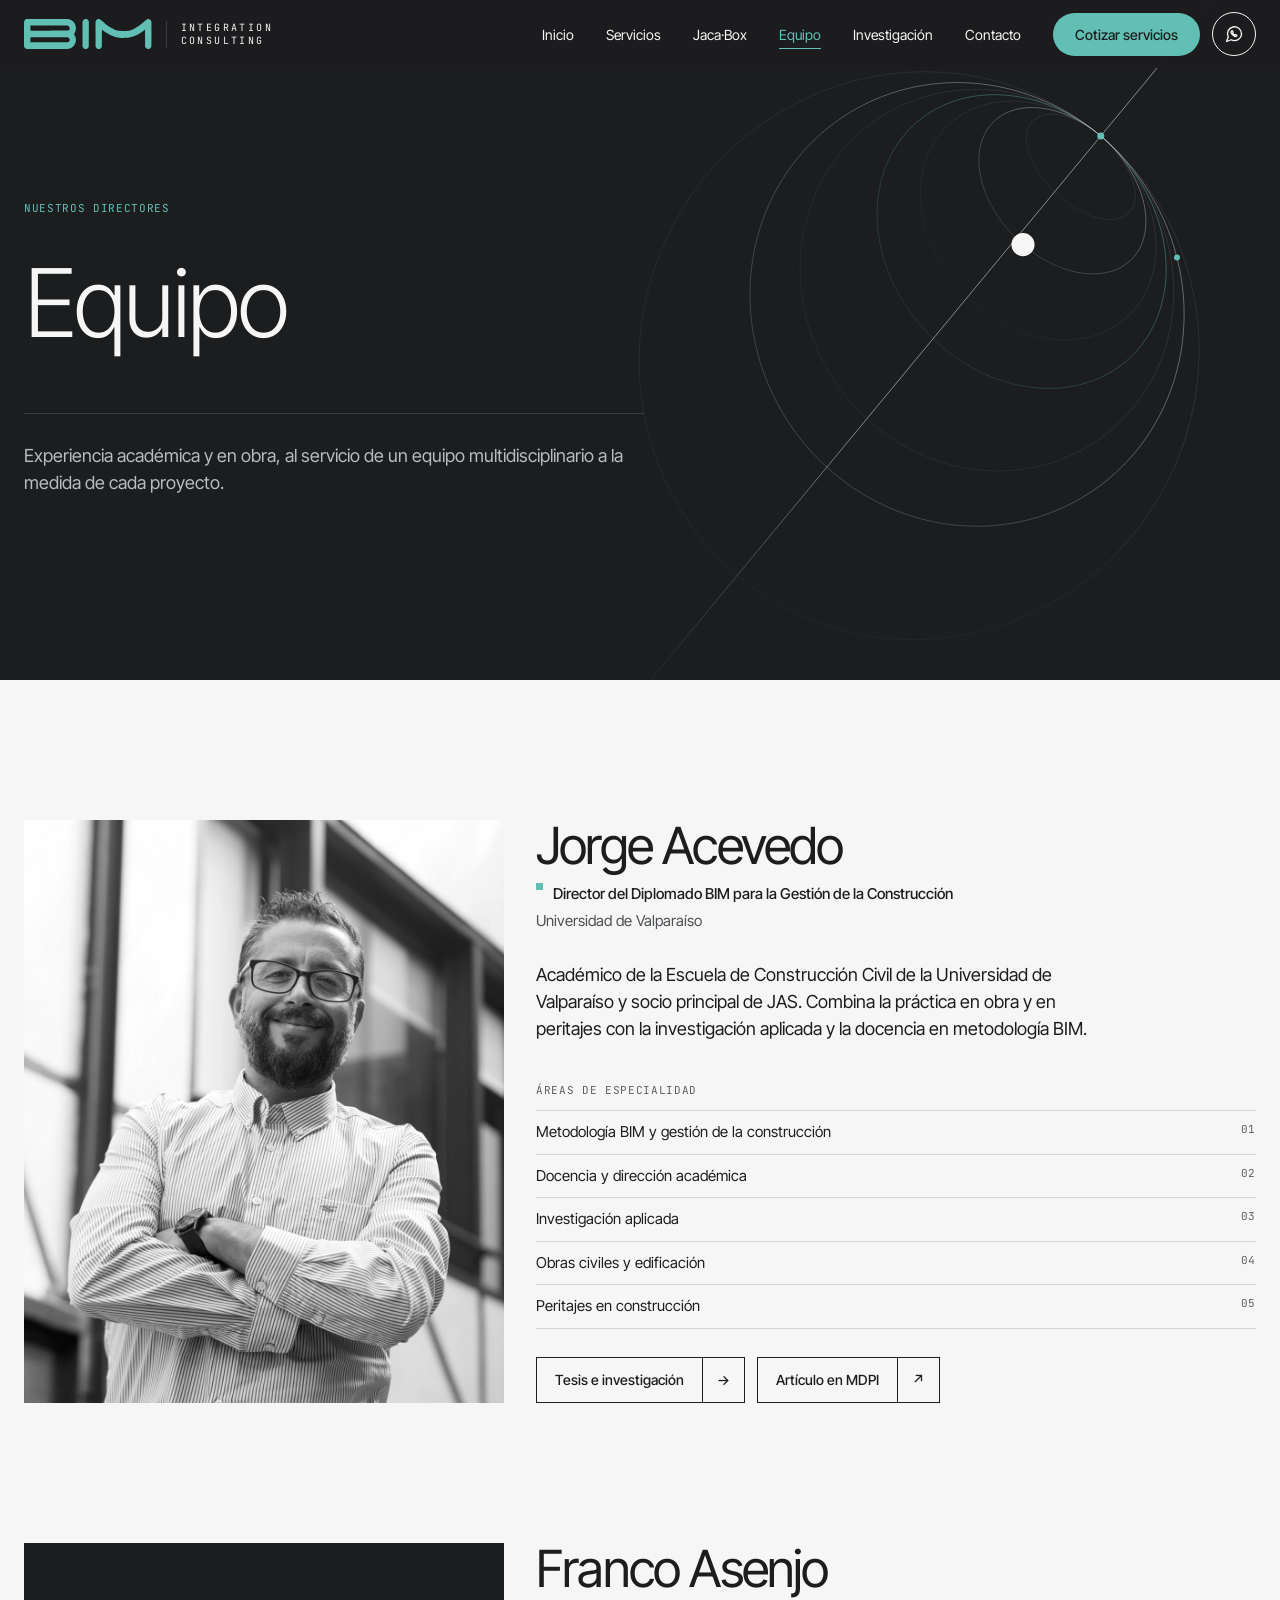
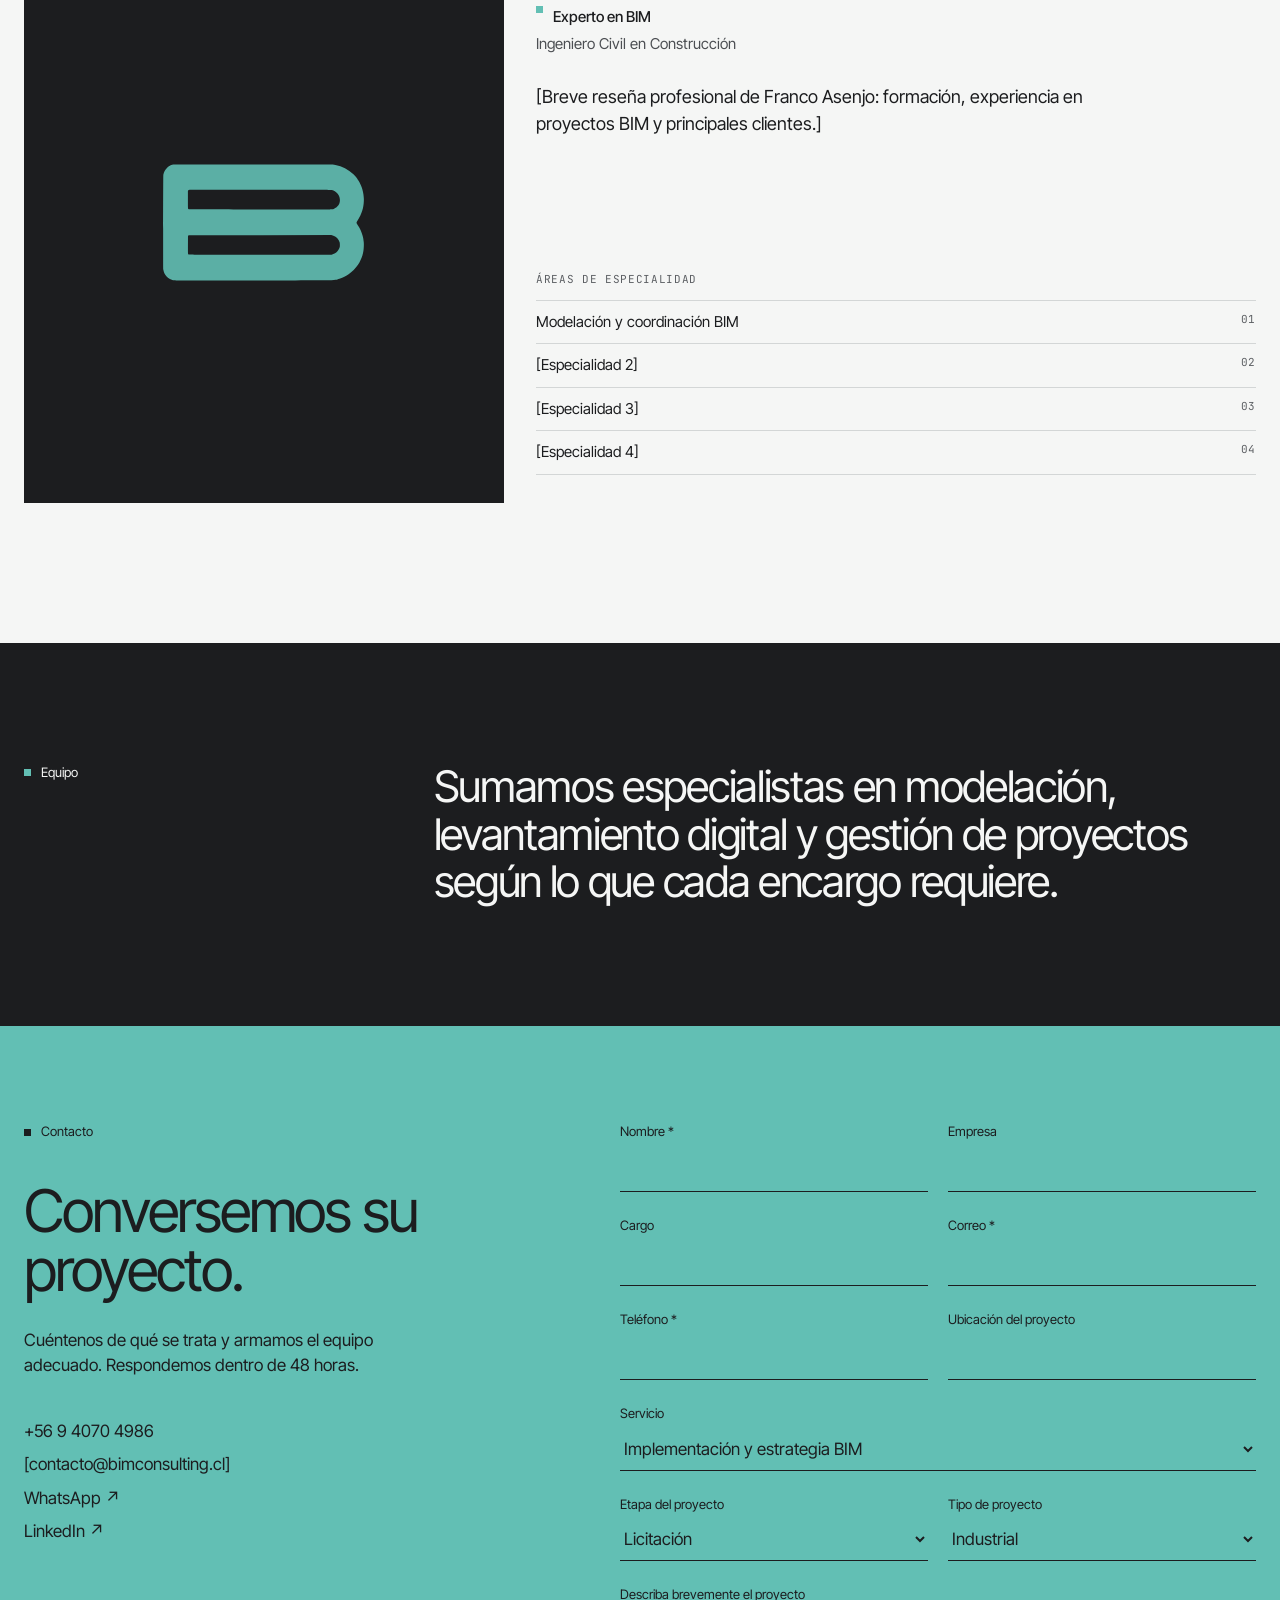
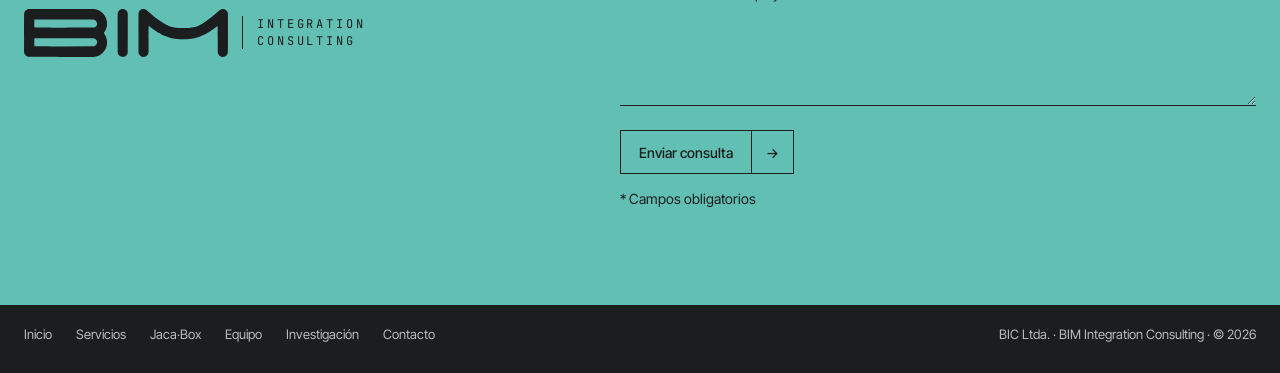
<file: bic/equipo.html>
<!doctype html>
<html lang="es">
<head>
<meta charset="utf-8">
<meta name="viewport" content="width=device-width, initial-scale=1">
<title>Equipo — BIC BIM Integration Consulting</title>
<meta name="description" content="Directores de BIC: Jorge Acevedo y Franco Asenjo.">
<link rel="icon" type="image/png" href="assets/img/bic-icon.png">
<link rel="preconnect" href="https://fonts.googleapis.com">
<link rel="preconnect" href="https://fonts.gstatic.com" crossorigin="">
<link href="https://fonts.googleapis.com/css2?family=Inter+Tight:wght@300;400;500&amp;family=Inter:wght@400;500&amp;family=JetBrains+Mono:wght@400&amp;display=swap" rel="stylesheet">
<link rel="stylesheet" href="../assets/css/site.css">
<link rel="stylesheet" href="assets/bic.css">
</head>
<body>
<div style="background: #F5F6F5; color: #1C1D1F; font-family: 'Inter Tight', Inter, system-ui, sans-serif; font-size: 15px; line-height: 1.5; width: 100%;">
<header style="position: sticky; top: 0; z-index: 20; background: rgba(28,29,31,0.86); backdrop-filter: blur(14px); color: #F5F6F5;">
<nav aria-label="Principal" style="max-width: 1400px; margin: 0 auto; padding: 12px 24px; display: flex; flex-wrap: wrap; align-items: center; justify-content: space-between; gap: 16px 32px;">
<a href="index.html" aria-label="BIM Integration Consulting, inicio" style="color: #F5F6F5; text-decoration: none;">
<div style="display: flex; align-items: center; gap: 14px;"><svg role="img" aria-label="BIM" viewBox="8.0 8.3 438.2 103.1" style="height: 30px; width: auto; display: block;"><path fill="#62BFB4" fill-rule="evenodd" d="M157.48 111.24 C161.06 110.86 162.10 110.71 162.85 110.48 C163.31 110.33 164.14 110.09 164.69 109.94 C167.13 109.25 170.02 107.84 172.81 105.96 C175.68 104.04 179.19 100.49 181.13 97.54 C182.67 95.20 184.50 91.32 185.05 89.22 C185.22 88.58 185.47 87.64 185.61 87.12 C186.18 85.05 186.52 79.89 186.26 77.44 C185.96 74.63 185.73 73.34 185.25 71.64 C184.32 68.34 182.91 65.22 181.14 62.54 C179.48 60.02 179.48 60.17 180.94 57.87 C184.55 52.21 186.12 47.20 186.34 40.69 C186.41 38.88 186.35 38.02 185.92 34.56 C185.74 33.07 184.79 29.32 184.42 28.59 C184.31 28.38 184.12 27.92 184.00 27.57 C182.86 24.35 179.90 19.88 177.10 17.19 C172.43 12.69 167.09 9.89 161.13 8.81 L158.69 8.37 L87.93 8.37 L17.18 8.38 L16.06 8.70 C14.23 9.23 13.01 9.97 11.49 11.49 C9.78 13.18 8.88 14.92 8.30 17.62 C8.08 18.66 8.03 100.32 8.26 101.57 C8.45 102.69 8.99 104.49 9.34 105.19 C10.28 107.06 11.94 108.84 13.74 109.92 C14.96 110.64 15.53 110.84 17.17 111.13 C18.37 111.34 22.06 111.35 87.35 111.36 C134.35 111.37 156.65 111.33 157.48 111.24 Z M222.06 111.08 C223.60 110.83 223.94 110.72 224.81 110.25 C228.02 108.52 229.80 106.25 230.74 102.69 C230.83 102.34 230.87 89.16 230.87 59.71 L230.88 17.23 L230.56 16.27 C229.88 14.23 229.22 13.10 227.90 11.73 C226.16 9.91 225.22 9.34 222.90 8.68 C221.82 8.38 221.60 8.36 219.71 8.40 C217.85 8.45 217.60 8.48 216.55 8.84 C212.94 10.07 210.32 13.07 209.37 17.04 C209.13 18.09 209.12 18.42 209.16 60.20 L209.19 102.31 L209.68 103.74 C210.30 105.55 211.25 106.99 212.78 108.44 C214.45 110.04 215.81 110.72 218.11 111.12 C219.86 111.42 220.02 111.42 222.06 111.08 Z M266.66 111.11 C267.95 110.89 268.39 110.76 269.50 110.21 C270.70 109.62 270.93 109.45 272.25 108.13 C273.94 106.44 274.59 105.41 275.17 103.46 L275.55 102.19 L275.62 73.93 C275.69 43.71 275.65 45.44 276.26 45.12 C276.58 44.95 276.97 45.13 277.89 45.90 C280.86 48.39 287.40 53.19 291.62 55.97 C296.66 59.29 303.73 63.21 308.03 65.08 C310.45 66.13 311.76 66.68 312.81 67.09 C314.45 67.72 316.93 68.60 317.89 68.88 C318.35 69.01 319.02 69.24 319.39 69.38 C319.75 69.52 320.53 69.75 321.12 69.89 C321.71 70.03 322.64 70.27 323.19 70.44 C323.74 70.60 324.83 70.85 325.62 71.00 C326.42 71.14 327.46 71.37 327.95 71.51 C328.43 71.64 329.47 71.83 330.26 71.94 C331.04 72.04 332.36 72.24 333.19 72.37 C335.34 72.72 336.43 72.85 338.69 73.00 C339.79 73.07 340.91 73.16 341.19 73.19 C341.96 73.28 348.51 73.53 350.12 73.53 C352.04 73.53 357.41 73.30 359.44 73.14 C360.33 73.07 361.72 72.95 362.51 72.89 C363.31 72.82 365.08 72.59 366.45 72.38 C368.73 72.02 369.70 71.85 373.50 71.11 C374.22 70.97 375.35 70.69 376.00 70.50 C376.65 70.30 377.57 70.05 378.05 69.94 C378.52 69.84 379.38 69.58 379.96 69.37 C380.54 69.17 381.10 69.00 381.20 69.00 C381.44 69.00 385.58 67.51 387.59 66.69 C389.48 65.93 390.05 65.68 392.00 64.79 C402.05 60.18 410.64 54.81 420.94 46.70 C423.05 45.04 423.37 44.89 423.82 45.39 C424.06 45.64 424.06 46.34 424.12 73.86 L424.19 102.06 L424.61 103.31 C425.62 106.31 427.28 108.46 429.73 109.91 C431.00 110.67 431.48 110.83 433.31 111.14 C434.99 111.43 435.79 111.40 437.75 111.00 C442.04 110.12 445.52 106.03 445.99 101.32 C446.17 99.51 446.18 19.95 446.00 18.31 C445.83 16.80 445.66 16.12 445.17 14.97 C443.89 11.96 441.34 9.65 438.30 8.74 C437.20 8.41 436.92 8.38 435.26 8.37 C433.46 8.37 433.40 8.38 431.96 8.87 C429.74 9.61 428.61 10.38 425.32 13.37 C420.46 17.79 414.75 22.65 409.70 26.68 C402.66 32.29 396.84 36.30 389.92 40.32 C385.22 43.05 378.04 46.11 374.12 47.06 C373.47 47.22 372.52 47.47 372.00 47.61 C371.09 47.86 368.26 48.35 366.12 48.63 C359.23 49.54 341.42 49.54 335.12 48.63 C330.77 48.00 329.69 47.82 328.06 47.43 C326.17 46.97 323.52 46.20 322.25 45.73 C319.83 44.84 319.18 44.59 318.00 44.11 C316.31 43.42 311.00 40.79 308.93 39.61 C304.80 37.28 298.08 32.78 293.75 29.45 C290.71 27.11 287.05 24.20 285.29 22.72 C282.67 20.52 278.05 16.52 275.94 14.63 C271.25 10.43 269.94 9.52 267.56 8.75 C266.33 8.36 266.29 8.35 264.38 8.41 C261.04 8.51 259.41 9.22 257.04 11.58 C255.72 12.89 255.61 13.04 254.94 14.43 C254.56 15.23 254.17 16.18 254.09 16.54 C253.97 17.04 253.94 26.61 253.94 59.81 C253.94 107.76 253.83 102.85 254.92 105.13 C255.97 107.32 257.73 109.11 259.88 110.19 C261.08 110.79 261.54 110.93 263.13 111.18 C264.62 111.41 264.93 111.41 266.66 111.11 Z M30.90 88.44 C30.10 88.09 30.12 88.23 30.15 79.63 L30.19 71.88 L30.53 71.53 L30.88 71.19 L94.13 71.16 L157.38 71.12 L158.74 71.56 C161.75 72.54 163.99 74.74 164.82 77.56 C165.09 78.47 165.13 81.13 164.88 82.00 C164.80 82.30 164.44 83.09 164.08 83.74 C162.91 85.90 160.99 87.51 158.72 88.23 L157.69 88.56 L94.50 88.59 C39.91 88.61 31.26 88.59 30.90 88.44 Z M31.50 48.29 C31.33 48.26 31.03 48.18 30.84 48.10 C30.11 47.82 30.12 47.97 30.12 39.50 L30.12 31.73 L30.48 31.38 C30.77 31.09 30.98 31.01 31.63 30.94 C32.08 30.90 60.51 30.88 94.81 30.90 C152.40 30.94 157.25 30.96 158.02 31.15 C161.64 32.05 164.59 35.35 165.02 39.00 C165.34 41.74 164.60 43.93 162.71 45.81 C161.60 46.92 160.23 47.77 159.01 48.11 C158.38 48.29 151.87 48.31 95.06 48.32 C60.27 48.33 31.67 48.32 31.50 48.29 Z"></path></svg><span class="mono" style="font-size: 10px; letter-spacing: 0.24em; padding-left: 14px; border-left: 1px solid #3A3C40; line-height: 1.35;">Integration<br>Consulting</span></div>
</a>
<div class="nv-links" style="display: flex; flex-wrap: wrap; align-items: center; gap: 12px 32px; font-size: 14px;">
<a class="navl" href="index.html" style="color: #F5F6F5;">Inicio</a>
<a class="navl" href="servicios.html" style="color: #F5F6F5;">Servicios</a>
<a class="navl" href="jacabox.html" style="color: #F5F6F5;">Jaca·Box</a>
<a class="navl on" href="equipo.html" aria-current="page" style="color: #F5F6F5;">Equipo</a>
<a class="navl" href="investigacion.html" style="color: #F5F6F5;">Investigación</a>
<a class="navl" href="contacto.html" style="color: #F5F6F5;">Contacto</a>
<a class="btn" href="#contacto" style="text-decoration: none; background: #62BFB4; color: #1C1D1F; padding: 11px 22px; border-radius: 999px; font-weight: 500;">Cotizar servicios</a>
<a class="btn" href="https://wa.me/56940704986" target="_blank" rel="noopener" aria-label="Escribir por WhatsApp" title="WhatsApp" style="display: inline-flex; align-items: center; justify-content: center; width: 44px; height: 44px; margin-left: -20px; box-sizing: border-box; border: 1px solid #F5F6F5; border-radius: 999px; color: #F5F6F5;"><svg aria-hidden="true" width="20" height="20" viewBox="0 0 24 24" fill="none" stroke="currentColor" stroke-width="1.6" stroke-linecap="round" stroke-linejoin="round"><path d="M21 11.5a8.4 8.4 0 0 1-12.4 7.4L3 21l2.1-5.5A8.4 8.4 0 1 1 21 11.5z"></path><path d="M9.3 8.4c.3-.4.8-.4 1 .1l.6 1.3c.1.3 0 .6-.2.8l-.4.4c.5 1 1.3 1.8 2.3 2.3l.4-.4c.2-.2.5-.3.8-.2l1.3.6c.5.2.5.7.1 1-.7.6-1.6.8-2.4.5-2-.7-3.5-2.2-4.2-4.2-.3-.8-.1-1.7.5-2.4z"></path></svg></a>
</div>
<button class="nv-bg" type="button" aria-label="Abrir menú" aria-expanded="false" aria-controls="nv-ov"><i></i><i></i><i></i></button>
</nav>
</header>
<div id="nv-ov" class="nv-ov" aria-hidden="true">
<nav aria-label="Menú" class="nv-in">
<a class="nv-l" href="index.html"><span class="mono">01</span><span>Inicio</span></a>
<a class="nv-l" href="servicios.html"><span class="mono">02</span><span>Servicios</span></a>
<a class="nv-l" href="jacabox.html"><span class="mono">03</span><span>Jaca·Box</span></a>
<a class="nv-l on" href="equipo.html" aria-current="page"><span class="mono">04</span><span>Equipo</span></a>
<a class="nv-l" href="investigacion.html"><span class="mono">05</span><span>Investigación</span></a>
<a class="nv-l" href="contacto.html"><span class="mono">06</span><span>Contacto</span></a>
</nav>
<div class="nv-ft">
<a class="btn" href="#contacto" style="text-decoration: none; background: #62BFB4; color: #1C1D1F; padding: 15px 26px; border-radius: 999px; font-weight: 500;">Cotizar servicios</a>
<a class="btn" href="https://wa.me/56940704986" target="_blank" rel="noopener" aria-label="Escribir por WhatsApp" style="display: inline-flex; align-items: center; justify-content: center; width: 52px; height: 52px; box-sizing: border-box; border: 1px solid #F5F6F5; border-radius: 999px; color: #F5F6F5;"><svg aria-hidden="true" width="20" height="20" viewBox="0 0 24 24" fill="none" stroke="currentColor" stroke-width="1.6" stroke-linecap="round" stroke-linejoin="round"><path d="M21 11.5a8.4 8.4 0 0 1-12.4 7.4L3 21l2.1-5.5A8.4 8.4 0 1 1 21 11.5z"></path><path d="M9.3 8.4c.3-.4.8-.4 1 .1l.6 1.3c.1.3 0 .6-.2.8l-.4.4c.5 1 1.3 1.8 2.3 2.3l.4-.4c.2-.2.5-.3.8-.2l1.3.6c.5.2.5.7.1 1-.7.6-1.6.8-2.4.5-2-.7-3.5-2.2-4.2-4.2-.3-.8-.1-1.7.5-2.4z"></path></svg></a>
</div>
</div>
<section style="position: relative; overflow: hidden; margin-top: -68px; min-height: 680px; display: flex; align-items: flex-start; background: #1C1D1F; color: #F5F6F5;">
<canvas class="rings" aria-hidden="true"></canvas><div class="rg-sh" aria-hidden="true"></div>
<div style="position: relative; width: 100%; max-width: 1400px; margin: 0 auto; padding: 200px 24px 88px; box-sizing: border-box;">
<div class="mono fade" style="color: #62BFB4; margin-bottom: 40px;">Nuestros directores</div>
<h1 style="font-weight: 300; font-size: clamp(46px, 7.4vw, 118px); line-height: 0.98; letter-spacing: -0.04em; margin: 0;"><span class="ln"><span>Equipo</span></span></h1>
<p class="fade" style="margin: 56px 0 0; padding-top: 28px; border-top: 1px solid #3A3C40; max-width: 620px; font-size: 18px; color: #B8BCBC;">Experiencia académica y en obra, al servicio de un equipo multidisciplinario a la medida de cada proyecto.</p>
</div>
</section>
<section style="padding: 140px 24px 0;">
<article id="jorge-acevedo" style="padding: 0 0 140px; display: flex; flex-wrap: wrap; gap: 32px;">
<div style="flex: 1 1 320px; max-width: 480px; min-height: 560px; position: relative; overflow: hidden; background: #3A3C40;"><img class="pt" src="../assets/img/jorge-acevedo.jpg" alt="Jorge Acevedo" style="position: absolute; inset: 0; width: 100%; height: 100%; object-fit: cover; object-position: 49% center;"></div>
<div class="rv" style="flex: 1.3 1 420px; display: flex; flex-direction: column; justify-content: space-between; gap: 40px; align-items: flex-start;">
<div>
<h2 style="margin: 0 0 12px; font-weight: 400; font-size: clamp(34px, 4vw, 60px); line-height: 1; letter-spacing: -0.035em;">Jorge Acevedo</h2>
<p class="lb" style="margin: 0 0 6px; font-size: 15px; font-weight: 500; align-items: flex-start; line-height: 1.4;"><span>Director del Diplomado BIM para la Gestión de la Construcción</span></p>
<p style="margin: 0 0 28px; color: #4C4F53;">Universidad de Valparaíso</p>
<p style="margin: 0; font-size: 18px; max-width: 560px;">Académico de la Escuela de Construcción Civil de la Universidad de Valparaíso y socio principal de JAS. Combina la práctica en obra y en peritajes con la investigación aplicada y la docencia en metodología BIM.</p>
</div>
<div style="width: 100%;">
<div class="mono" style="color: #5C5F63; margin-bottom: 12px;">Áreas de especialidad</div>
<ul style="margin: 0 0 28px; padding: 0; list-style: none; font-size: 15px; border-bottom: 1px solid #D3D6D6;"><li style="padding: 10px 0; border-top: 1px solid #D3D6D6; display: flex; justify-content: space-between; gap: 16px;"><span>Metodología BIM y gestión de la construcción</span><span class="mono" style="color: #5C5F63;">01</span></li><li style="padding: 10px 0; border-top: 1px solid #D3D6D6; display: flex; justify-content: space-between; gap: 16px;"><span>Docencia y dirección académica</span><span class="mono" style="color: #5C5F63;">02</span></li><li style="padding: 10px 0; border-top: 1px solid #D3D6D6; display: flex; justify-content: space-between; gap: 16px;"><span>Investigación aplicada</span><span class="mono" style="color: #5C5F63;">03</span></li><li style="padding: 10px 0; border-top: 1px solid #D3D6D6; display: flex; justify-content: space-between; gap: 16px;"><span>Obras civiles y edificación</span><span class="mono" style="color: #5C5F63;">04</span></li><li style="padding: 10px 0; border-top: 1px solid #D3D6D6; display: flex; justify-content: space-between; gap: 16px;"><span>Peritajes en construcción</span><span class="mono" style="color: #5C5F63;">05</span></li></ul>
<div style="display: flex; flex-wrap: wrap; gap: 12px;"><a class="bt" href="investigacion.html"><span>Tesis e investigación</span><span aria-hidden="true">→</span></a><a class="bt" href="https://www.mdpi.com/2075-5309/16/6/1175" target="_blank" rel="noopener"><span>Artículo en MDPI</span><span aria-hidden="true">↗</span></a></div>
</div>
</div>
</article>
<article id="franco-asenjo" style="padding: 0 0 140px; display: flex; flex-wrap: wrap; gap: 32px;">
<div class="ph-pend" role="img" aria-label="Fotografía pendiente de Franco Asenjo" style="flex: 1 1 320px; max-width: 480px; min-height: 560px;"><svg viewBox="8 8 179 104" aria-hidden="true"><path fill="#62BFB4" fill-rule="evenodd" d="M157.48 111.24 C161.06 110.86 162.10 110.71 162.85 110.48 C163.31 110.33 164.14 110.09 164.69 109.94 C167.13 109.25 170.02 107.84 172.81 105.96 C175.68 104.04 179.19 100.49 181.13 97.54 C182.67 95.20 184.50 91.32 185.05 89.22 C185.22 88.58 185.47 87.64 185.61 87.12 C186.18 85.05 186.52 79.89 186.26 77.44 C185.96 74.63 185.73 73.34 185.25 71.64 C184.32 68.34 182.91 65.22 181.14 62.54 C179.48 60.02 179.48 60.17 180.94 57.87 C184.55 52.21 186.12 47.20 186.34 40.69 C186.41 38.88 186.35 38.02 185.92 34.56 C185.74 33.07 184.79 29.32 184.42 28.59 C184.31 28.38 184.12 27.92 184.00 27.57 C182.86 24.35 179.90 19.88 177.10 17.19 C172.43 12.69 167.09 9.89 161.13 8.81 L158.69 8.37 L87.93 8.37 L17.18 8.38 L16.06 8.70 C14.23 9.23 13.01 9.97 11.49 11.49 C9.78 13.18 8.88 14.92 8.30 17.62 C8.08 18.66 8.03 100.32 8.26 101.57 C8.45 102.69 8.99 104.49 9.34 105.19 C10.28 107.06 11.94 108.84 13.74 109.92 C14.96 110.64 15.53 110.84 17.17 111.13 C18.37 111.34 22.06 111.35 87.35 111.36 C134.35 111.37 156.65 111.33 157.48 111.24 Z  M30.90 88.44 C30.10 88.09 30.12 88.23 30.15 79.63 L30.19 71.88 L30.53 71.53 L30.88 71.19 L94.13 71.16 L157.38 71.12 L158.74 71.56 C161.75 72.54 163.99 74.74 164.82 77.56 C165.09 78.47 165.13 81.13 164.88 82.00 C164.80 82.30 164.44 83.09 164.08 83.74 C162.91 85.90 160.99 87.51 158.72 88.23 L157.69 88.56 L94.50 88.59 C39.91 88.61 31.26 88.59 30.90 88.44 Z  M31.50 48.29 C31.33 48.26 31.03 48.18 30.84 48.10 C30.11 47.82 30.12 47.97 30.12 39.50 L30.12 31.73 L30.48 31.38 C30.77 31.09 30.98 31.01 31.63 30.94 C32.08 30.90 60.51 30.88 94.81 30.90 C152.40 30.94 157.25 30.96 158.02 31.15 C161.64 32.05 164.59 35.35 165.02 39.00 C165.34 41.74 164.60 43.93 162.71 45.81 C161.60 46.92 160.23 47.77 159.01 48.11 C158.38 48.29 151.87 48.31 95.06 48.32 C60.27 48.33 31.67 48.32 31.50 48.29 Z"></path></svg></div>
<div class="rv" style="flex: 1.3 1 420px; display: flex; flex-direction: column; justify-content: space-between; gap: 40px; align-items: flex-start;">
<div>
<h2 style="margin: 0 0 12px; font-weight: 400; font-size: clamp(34px, 4vw, 60px); line-height: 1; letter-spacing: -0.035em;">Franco Asenjo</h2>
<p class="lb" style="margin: 0 0 6px; font-size: 15px; font-weight: 500; align-items: flex-start; line-height: 1.4;"><span>Experto en BIM</span></p>
<p style="margin: 0 0 28px; color: #4C4F53;">Ingeniero Civil en Construcción</p>
<p style="margin: 0; font-size: 18px; max-width: 560px;">[Breve reseña profesional de Franco Asenjo: formación, experiencia en proyectos BIM y principales clientes.]</p>
</div>
<div style="width: 100%;">
<div class="mono" style="color: #5C5F63; margin-bottom: 12px;">Áreas de especialidad</div>
<ul style="margin: 0 0 28px; padding: 0; list-style: none; font-size: 15px; border-bottom: 1px solid #D3D6D6;"><li style="padding: 10px 0; border-top: 1px solid #D3D6D6; display: flex; justify-content: space-between; gap: 16px;"><span>Modelación y coordinación BIM</span><span class="mono" style="color: #5C5F63;">01</span></li><li style="padding: 10px 0; border-top: 1px solid #D3D6D6; display: flex; justify-content: space-between; gap: 16px;"><span>[Especialidad 2]</span><span class="mono" style="color: #5C5F63;">02</span></li><li style="padding: 10px 0; border-top: 1px solid #D3D6D6; display: flex; justify-content: space-between; gap: 16px;"><span>[Especialidad 3]</span><span class="mono" style="color: #5C5F63;">03</span></li><li style="padding: 10px 0; border-top: 1px solid #D3D6D6; display: flex; justify-content: space-between; gap: 16px;"><span>[Especialidad 4]</span><span class="mono" style="color: #5C5F63;">04</span></li></ul>

</div>
</div>
</article>
</section>
<section style="background: #1C1D1F; color: #F5F6F5; padding: 120px 24px;">
<div style="display: flex; flex-wrap: wrap; gap: 32px;">
<div style="flex: 1 1 240px;"><div class="lb w">Equipo</div></div>
<p class="rv" style="flex: 2.2 1 520px; margin: 0; font-size: clamp(26px, 3.4vw, 52px); line-height: 1.1; letter-spacing: -0.03em;">Sumamos especialistas en modelación, levantamiento digital y gestión de proyectos según lo que cada encargo requiere.</p>
</div>
</section>
<section id="contacto" style="background: #62BFB4; color: #1C1D1F; overflow: hidden;">
<div style="padding: 96px 24px 96px; display: flex; flex-wrap: wrap; gap: 64px 32px;">
<div class="rv" style="flex: 1 1 400px;">
<div class="lb" style="margin-bottom: 40px;">Contacto</div>
<h2 style="margin: 0 0 28px; font-weight: 400; font-size: clamp(34px, 4.6vw, 72px); line-height: 1; letter-spacing: -0.035em;">Conversemos su proyecto.</h2>
<p style="margin: 0 0 40px; font-size: 17px; max-width: 420px;">Cuéntenos de qué se trata y armamos el equipo adecuado. Respondemos dentro de 48 horas.</p>
<div style="display: flex; flex-direction: column; align-items: flex-start; gap: 8px; font-size: 17px;">
<a class="navl" href="tel:+56940704986" style="color: #1C1D1F;">+56 9 4070 4986</a>
<a class="navl" href="#contacto" style="color: #1C1D1F;">[contacto@bimconsulting.cl]</a>
<a class="navl" href="https://wa.me/56940704986" target="_blank" rel="noopener" style="color: #1C1D1F;">WhatsApp ↗</a>
<a class="navl" href="#contacto" style="color: #1C1D1F;">LinkedIn ↗</a>
</div>
<div style="margin-top: 64px; color: #1C1D1F;"><div style="display: flex; align-items: center; gap: 14px;"><svg role="img" aria-label="BIM" viewBox="8.0 8.3 438.2 103.1" style="height: 48px; width: auto; display: block;"><path fill="#1C1D1F" fill-rule="evenodd" d="M157.48 111.24 C161.06 110.86 162.10 110.71 162.85 110.48 C163.31 110.33 164.14 110.09 164.69 109.94 C167.13 109.25 170.02 107.84 172.81 105.96 C175.68 104.04 179.19 100.49 181.13 97.54 C182.67 95.20 184.50 91.32 185.05 89.22 C185.22 88.58 185.47 87.64 185.61 87.12 C186.18 85.05 186.52 79.89 186.26 77.44 C185.96 74.63 185.73 73.34 185.25 71.64 C184.32 68.34 182.91 65.22 181.14 62.54 C179.48 60.02 179.48 60.17 180.94 57.87 C184.55 52.21 186.12 47.20 186.34 40.69 C186.41 38.88 186.35 38.02 185.92 34.56 C185.74 33.07 184.79 29.32 184.42 28.59 C184.31 28.38 184.12 27.92 184.00 27.57 C182.86 24.35 179.90 19.88 177.10 17.19 C172.43 12.69 167.09 9.89 161.13 8.81 L158.69 8.37 L87.93 8.37 L17.18 8.38 L16.06 8.70 C14.23 9.23 13.01 9.97 11.49 11.49 C9.78 13.18 8.88 14.92 8.30 17.62 C8.08 18.66 8.03 100.32 8.26 101.57 C8.45 102.69 8.99 104.49 9.34 105.19 C10.28 107.06 11.94 108.84 13.74 109.92 C14.96 110.64 15.53 110.84 17.17 111.13 C18.37 111.34 22.06 111.35 87.35 111.36 C134.35 111.37 156.65 111.33 157.48 111.24 Z M222.06 111.08 C223.60 110.83 223.94 110.72 224.81 110.25 C228.02 108.52 229.80 106.25 230.74 102.69 C230.83 102.34 230.87 89.16 230.87 59.71 L230.88 17.23 L230.56 16.27 C229.88 14.23 229.22 13.10 227.90 11.73 C226.16 9.91 225.22 9.34 222.90 8.68 C221.82 8.38 221.60 8.36 219.71 8.40 C217.85 8.45 217.60 8.48 216.55 8.84 C212.94 10.07 210.32 13.07 209.37 17.04 C209.13 18.09 209.12 18.42 209.16 60.20 L209.19 102.31 L209.68 103.74 C210.30 105.55 211.25 106.99 212.78 108.44 C214.45 110.04 215.81 110.72 218.11 111.12 C219.86 111.42 220.02 111.42 222.06 111.08 Z M266.66 111.11 C267.95 110.89 268.39 110.76 269.50 110.21 C270.70 109.62 270.93 109.45 272.25 108.13 C273.94 106.44 274.59 105.41 275.17 103.46 L275.55 102.19 L275.62 73.93 C275.69 43.71 275.65 45.44 276.26 45.12 C276.58 44.95 276.97 45.13 277.89 45.90 C280.86 48.39 287.40 53.19 291.62 55.97 C296.66 59.29 303.73 63.21 308.03 65.08 C310.45 66.13 311.76 66.68 312.81 67.09 C314.45 67.72 316.93 68.60 317.89 68.88 C318.35 69.01 319.02 69.24 319.39 69.38 C319.75 69.52 320.53 69.75 321.12 69.89 C321.71 70.03 322.64 70.27 323.19 70.44 C323.74 70.60 324.83 70.85 325.62 71.00 C326.42 71.14 327.46 71.37 327.95 71.51 C328.43 71.64 329.47 71.83 330.26 71.94 C331.04 72.04 332.36 72.24 333.19 72.37 C335.34 72.72 336.43 72.85 338.69 73.00 C339.79 73.07 340.91 73.16 341.19 73.19 C341.96 73.28 348.51 73.53 350.12 73.53 C352.04 73.53 357.41 73.30 359.44 73.14 C360.33 73.07 361.72 72.95 362.51 72.89 C363.31 72.82 365.08 72.59 366.45 72.38 C368.73 72.02 369.70 71.85 373.50 71.11 C374.22 70.97 375.35 70.69 376.00 70.50 C376.65 70.30 377.57 70.05 378.05 69.94 C378.52 69.84 379.38 69.58 379.96 69.37 C380.54 69.17 381.10 69.00 381.20 69.00 C381.44 69.00 385.58 67.51 387.59 66.69 C389.48 65.93 390.05 65.68 392.00 64.79 C402.05 60.18 410.64 54.81 420.94 46.70 C423.05 45.04 423.37 44.89 423.82 45.39 C424.06 45.64 424.06 46.34 424.12 73.86 L424.19 102.06 L424.61 103.31 C425.62 106.31 427.28 108.46 429.73 109.91 C431.00 110.67 431.48 110.83 433.31 111.14 C434.99 111.43 435.79 111.40 437.75 111.00 C442.04 110.12 445.52 106.03 445.99 101.32 C446.17 99.51 446.18 19.95 446.00 18.31 C445.83 16.80 445.66 16.12 445.17 14.97 C443.89 11.96 441.34 9.65 438.30 8.74 C437.20 8.41 436.92 8.38 435.26 8.37 C433.46 8.37 433.40 8.38 431.96 8.87 C429.74 9.61 428.61 10.38 425.32 13.37 C420.46 17.79 414.75 22.65 409.70 26.68 C402.66 32.29 396.84 36.30 389.92 40.32 C385.22 43.05 378.04 46.11 374.12 47.06 C373.47 47.22 372.52 47.47 372.00 47.61 C371.09 47.86 368.26 48.35 366.12 48.63 C359.23 49.54 341.42 49.54 335.12 48.63 C330.77 48.00 329.69 47.82 328.06 47.43 C326.17 46.97 323.52 46.20 322.25 45.73 C319.83 44.84 319.18 44.59 318.00 44.11 C316.31 43.42 311.00 40.79 308.93 39.61 C304.80 37.28 298.08 32.78 293.75 29.45 C290.71 27.11 287.05 24.20 285.29 22.72 C282.67 20.52 278.05 16.52 275.94 14.63 C271.25 10.43 269.94 9.52 267.56 8.75 C266.33 8.36 266.29 8.35 264.38 8.41 C261.04 8.51 259.41 9.22 257.04 11.58 C255.72 12.89 255.61 13.04 254.94 14.43 C254.56 15.23 254.17 16.18 254.09 16.54 C253.97 17.04 253.94 26.61 253.94 59.81 C253.94 107.76 253.83 102.85 254.92 105.13 C255.97 107.32 257.73 109.11 259.88 110.19 C261.08 110.79 261.54 110.93 263.13 111.18 C264.62 111.41 264.93 111.41 266.66 111.11 Z M30.90 88.44 C30.10 88.09 30.12 88.23 30.15 79.63 L30.19 71.88 L30.53 71.53 L30.88 71.19 L94.13 71.16 L157.38 71.12 L158.74 71.56 C161.75 72.54 163.99 74.74 164.82 77.56 C165.09 78.47 165.13 81.13 164.88 82.00 C164.80 82.30 164.44 83.09 164.08 83.74 C162.91 85.90 160.99 87.51 158.72 88.23 L157.69 88.56 L94.50 88.59 C39.91 88.61 31.26 88.59 30.90 88.44 Z M31.50 48.29 C31.33 48.26 31.03 48.18 30.84 48.10 C30.11 47.82 30.12 47.97 30.12 39.50 L30.12 31.73 L30.48 31.38 C30.77 31.09 30.98 31.01 31.63 30.94 C32.08 30.90 60.51 30.88 94.81 30.90 C152.40 30.94 157.25 30.96 158.02 31.15 C161.64 32.05 164.59 35.35 165.02 39.00 C165.34 41.74 164.60 43.93 162.71 45.81 C161.60 46.92 160.23 47.77 159.01 48.11 C158.38 48.29 151.87 48.31 95.06 48.32 C60.27 48.33 31.67 48.32 31.50 48.29 Z"></path></svg><span class="mono" style="font-size: 12px; letter-spacing: 0.24em; padding-left: 14px; border-left: 1px solid #1C1D1F; line-height: 1.35;">Integration<br>Consulting</span></div></div>
</div>
<form class="rv s2" aria-label="Formulario de contacto" style="flex: 1.2 1 440px; display: grid; grid-template-columns: repeat(2, minmax(0, 1fr)); gap: 24px 20px; align-content: end;">
<label style="display: flex; flex-direction: column; gap: 4px; font-size: 13px; color: #1C1D1F;"><span>Nombre <span class="req" aria-hidden="true">*</span></span>
<input type="text" name="nombre" required="required" style="background: transparent; border: 0; border-bottom: 1px solid #1C1D1F; color: #1C1D1F; padding: 10px 0; font-size: 17px;">
</label>
<label style="display: flex; flex-direction: column; gap: 4px; font-size: 13px; color: #1C1D1F;"><span>Empresa</span>
<input type="text" name="empresa" style="background: transparent; border: 0; border-bottom: 1px solid #1C1D1F; color: #1C1D1F; padding: 10px 0; font-size: 17px;">
</label>
<label style="display: flex; flex-direction: column; gap: 4px; font-size: 13px; color: #1C1D1F;"><span>Cargo</span>
<input type="text" name="cargo" style="background: transparent; border: 0; border-bottom: 1px solid #1C1D1F; color: #1C1D1F; padding: 10px 0; font-size: 17px;">
</label>
<label style="display: flex; flex-direction: column; gap: 4px; font-size: 13px; color: #1C1D1F;"><span>Correo <span class="req" aria-hidden="true">*</span></span>
<input type="email" name="correo" required="required" style="background: transparent; border: 0; border-bottom: 1px solid #1C1D1F; color: #1C1D1F; padding: 10px 0; font-size: 17px;">
</label>
<label style="display: flex; flex-direction: column; gap: 4px; font-size: 13px; color: #1C1D1F;"><span>Teléfono <span class="req" aria-hidden="true">*</span></span>
<input type="tel" name="telefono" required="required" style="background: transparent; border: 0; border-bottom: 1px solid #1C1D1F; color: #1C1D1F; padding: 10px 0; font-size: 17px;">
</label>
<label style="display: flex; flex-direction: column; gap: 4px; font-size: 13px; color: #1C1D1F;"><span>Ubicación del proyecto</span>
<input type="text" name="ubicacion" style="background: transparent; border: 0; border-bottom: 1px solid #1C1D1F; color: #1C1D1F; padding: 10px 0; font-size: 17px;">
</label>
<label style="grid-column: 1 / -1; display: flex; flex-direction: column; gap: 4px; font-size: 13px; color: #1C1D1F;"><span>Servicio</span>
<select name="servicio" style="background: #62BFB4; border: 0; border-bottom: 1px solid #1C1D1F; color: #1C1D1F; padding: 10px 0; font-size: 17px;">
<option>Implementación y estrategia BIM</option>
<option>Preparación técnica para licitaciones BIM</option>
<option>Gerenciamiento técnico con enfoque BIM</option>
<option>Ingeniería as-built y levantamiento digital</option>
<option>Gestión de activos mediante modelos BIM</option>
<option>JACA·BOX: demo o licencia</option>
<option>Otra consulta</option>
</select>
</label>
<label style="display: flex; flex-direction: column; gap: 4px; font-size: 13px; color: #1C1D1F;"><span>Etapa del proyecto</span>
<select name="etapa" style="background: #62BFB4; border: 0; border-bottom: 1px solid #1C1D1F; color: #1C1D1F; padding: 10px 0; font-size: 17px;">
<option>Licitación</option>
<option>Diseño</option>
<option>Construcción</option>
<option>Operación</option>
</select>
</label>
<label style="display: flex; flex-direction: column; gap: 4px; font-size: 13px; color: #1C1D1F;"><span>Tipo de proyecto</span>
<select name="tipo" style="background: #62BFB4; border: 0; border-bottom: 1px solid #1C1D1F; color: #1C1D1F; padding: 10px 0; font-size: 17px;">
<option>Industrial</option>
<option>Infraestructura</option>
<option>Edificación</option>
<option>Minería y energía</option>
<option>Otro</option>
</select>
</label>
<label style="grid-column: 1 / -1; display: flex; flex-direction: column; gap: 4px; font-size: 13px; color: #1C1D1F;"><span>Describa brevemente el proyecto</span>
<textarea name="mensaje" rows="3" style="background: transparent; border: 0; border-bottom: 1px solid #1C1D1F; color: #1C1D1F; padding: 10px 0; font-size: 17px; resize: vertical;"></textarea>
</label>
<div style="grid-column: 1 / -1;">
<button class="bt dk" type="submit" style="background: transparent; cursor: pointer; padding: 0;"><span>Enviar consulta</span><span aria-hidden="true">→</span></button>
<p class="form-msg" role="status" style="margin: 14px 0 0; font-size: 14px;"><span class="req">*</span> Campos obligatorios</p>
</div>
</form>
</div>
</section>
<footer style="background: #1C1D1F; color: #F5F6F5; overflow: hidden;">
<div style="padding: 20px 24px 28px; display: flex; flex-wrap: wrap; justify-content: space-between; gap: 12px 28px; font-size: 13px; color: #B8BCBC;">
<nav aria-label="Pie de página" style="display: flex; flex-wrap: wrap; gap: 8px 24px;">
<a class="navl" href="index.html" style="color: #B8BCBC;">Inicio</a><a class="navl" href="servicios.html" style="color: #B8BCBC;">Servicios</a><a class="navl" href="jacabox.html" style="color: #B8BCBC;">Jaca·Box</a><a class="navl" href="equipo.html" style="color: #B8BCBC;">Equipo</a><a class="navl" href="investigacion.html" style="color: #B8BCBC;">Investigación</a><a class="navl" href="contacto.html" style="color: #B8BCBC;">Contacto</a>
</nav>
<div>BIC Ltda. · BIM Integration Consulting · © 2026</div>
</div>
</footer>
<div class="cur" aria-hidden="true"><span>Ver</span></div><div class="cur-dot" aria-hidden="true"></div>
</div>
<script src="../assets/js/site.js"></script>
<script src="assets/bic.js"></script>
</body>
</html>
</file>
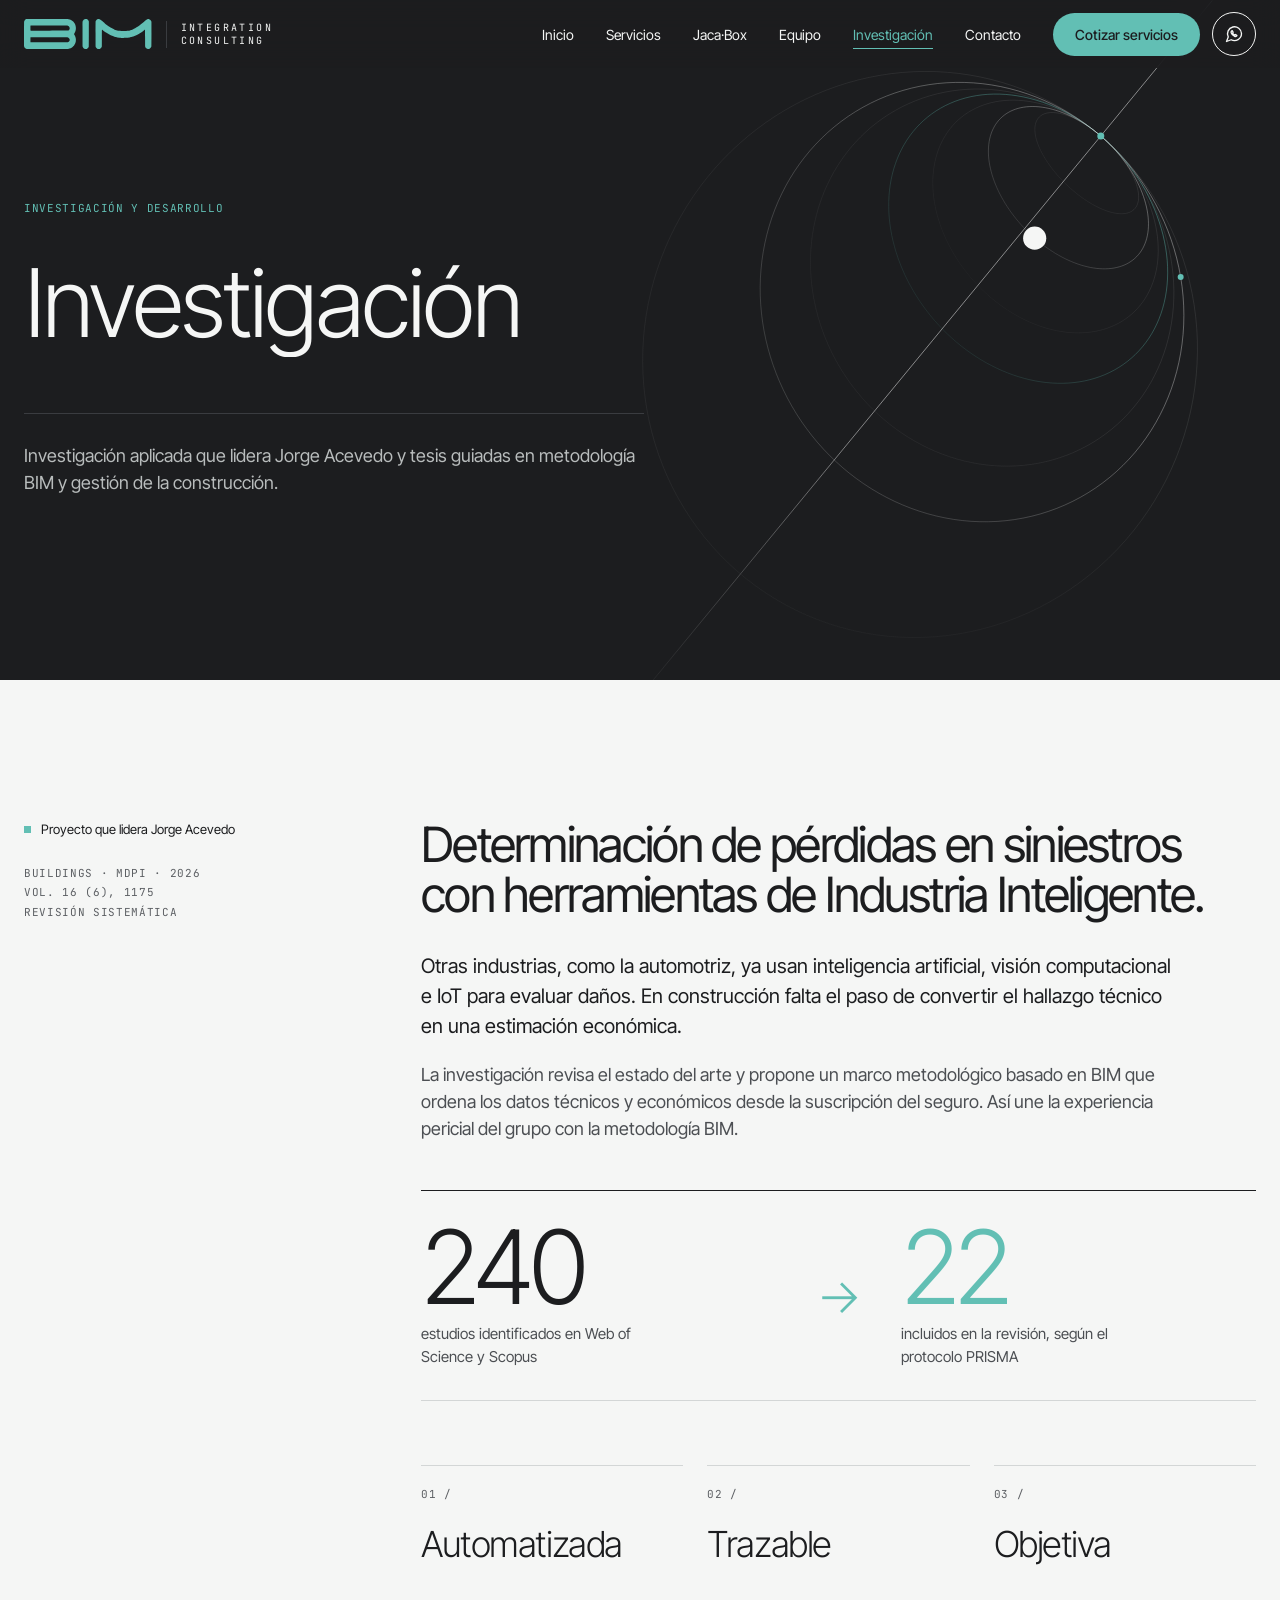
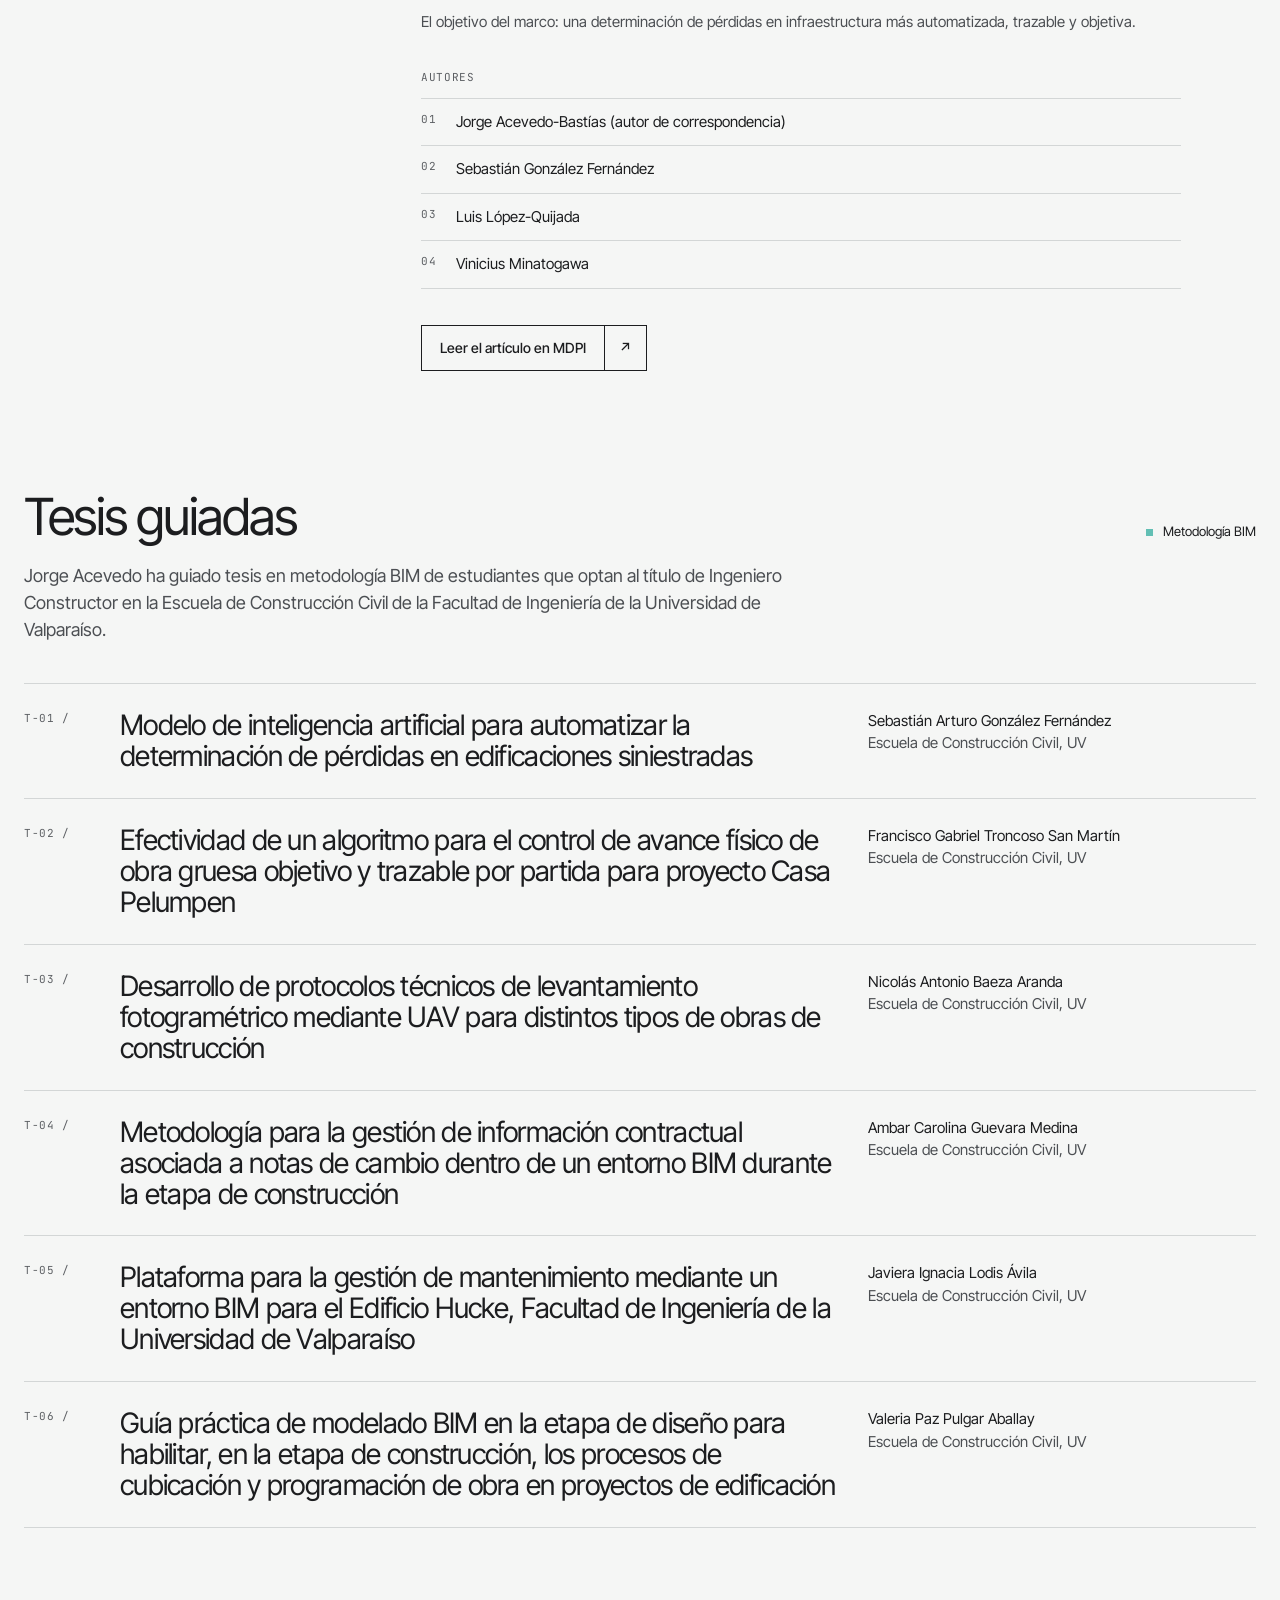
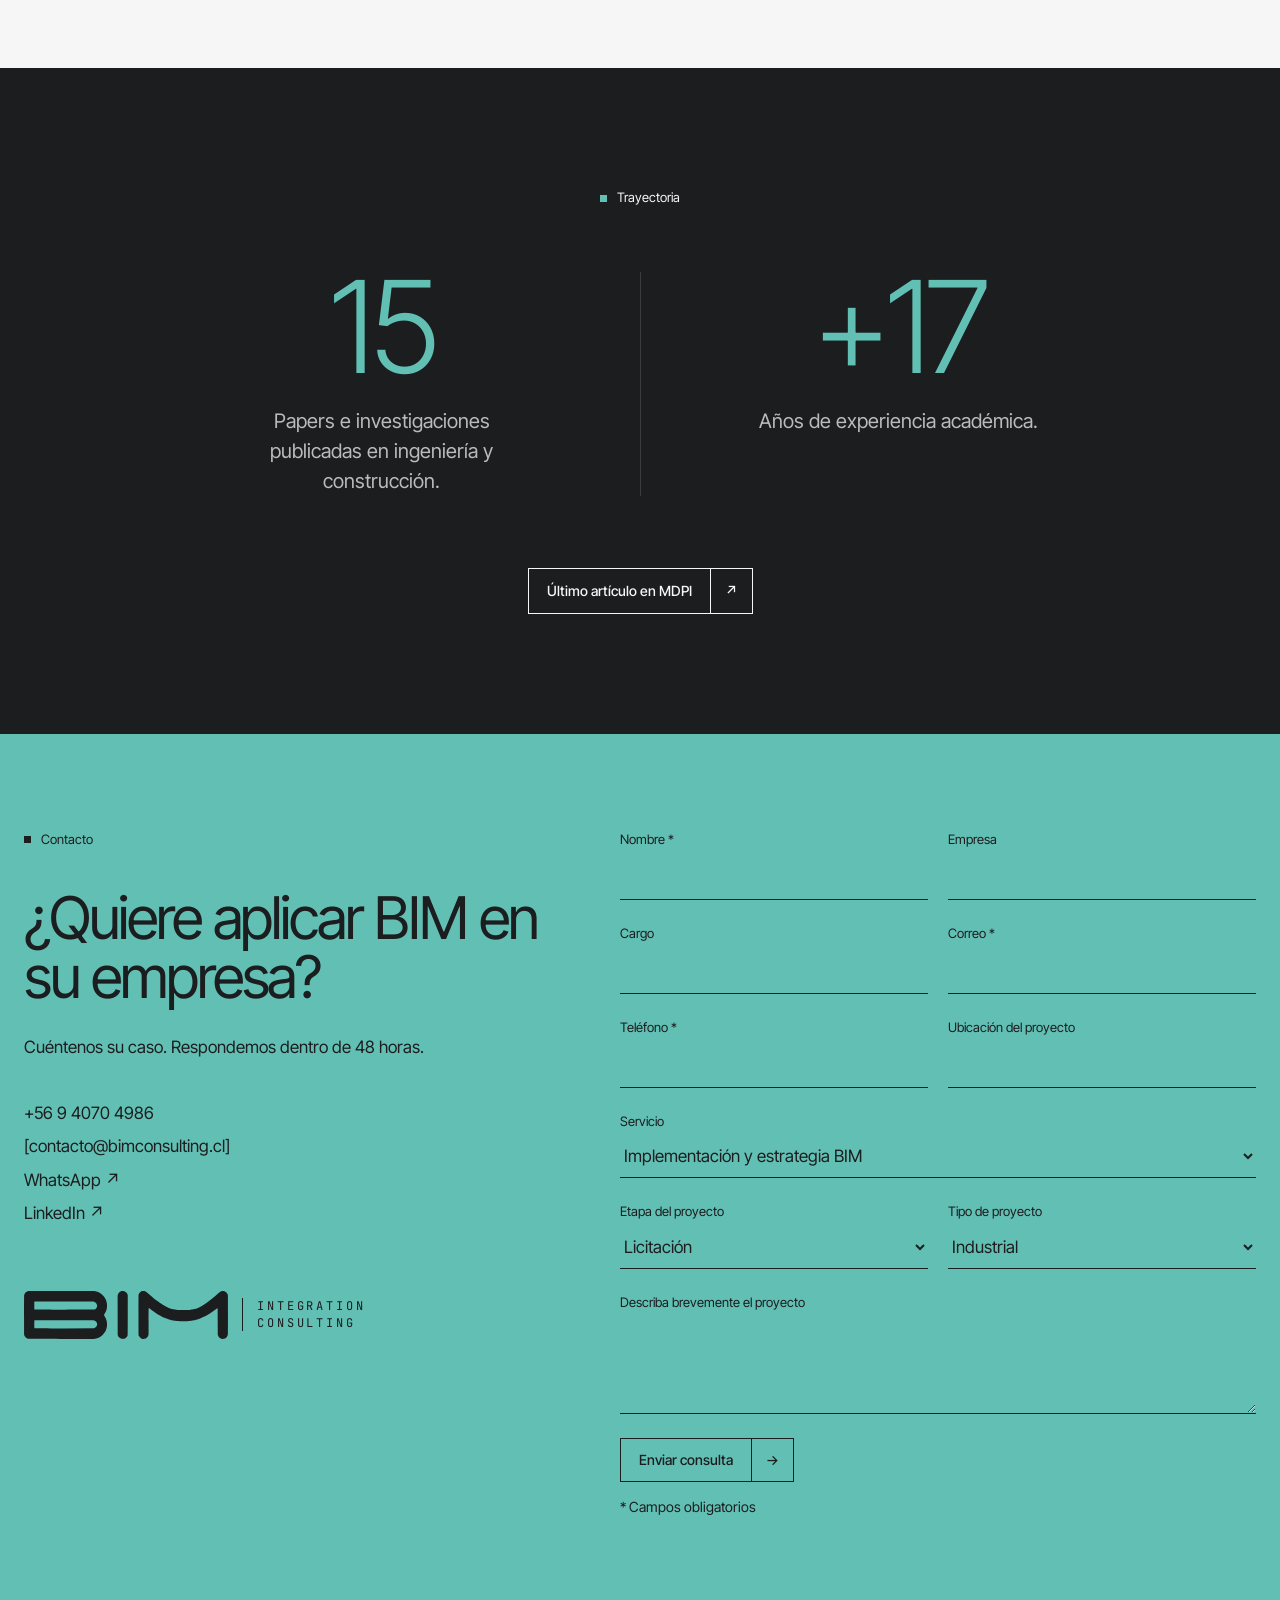
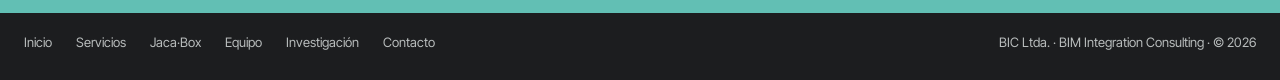
<file: bic/investigacion.html>
<!doctype html>
<html lang="es">
<head>
<meta charset="utf-8">
<meta name="viewport" content="width=device-width, initial-scale=1">
<title>Investigación — BIC BIM Integration Consulting</title>
<meta name="description" content="Proyecto de investigación que lidera Jorge Acevedo, tesis guiadas y publicaciones del equipo de BIC.">
<link rel="icon" type="image/png" href="assets/img/bic-icon.png">
<link rel="preconnect" href="https://fonts.googleapis.com">
<link rel="preconnect" href="https://fonts.gstatic.com" crossorigin="">
<link href="https://fonts.googleapis.com/css2?family=Inter+Tight:wght@300;400;500&amp;family=Inter:wght@400;500&amp;family=JetBrains+Mono:wght@400&amp;display=swap" rel="stylesheet">
<link rel="stylesheet" href="../assets/css/site.css">
<link rel="stylesheet" href="assets/bic.css">
</head>
<body>
<div style="background: #F5F6F5; color: #1C1D1F; font-family: 'Inter Tight', Inter, system-ui, sans-serif; font-size: 15px; line-height: 1.5; width: 100%;">
<header style="position: sticky; top: 0; z-index: 20; background: rgba(28,29,31,0.86); backdrop-filter: blur(14px); color: #F5F6F5;">
<nav aria-label="Principal" style="max-width: 1400px; margin: 0 auto; padding: 12px 24px; display: flex; flex-wrap: wrap; align-items: center; justify-content: space-between; gap: 16px 32px;">
<a href="index.html" aria-label="BIM Integration Consulting, inicio" style="color: #F5F6F5; text-decoration: none;">
<div style="display: flex; align-items: center; gap: 14px;"><svg role="img" aria-label="BIM" viewBox="8.0 8.3 438.2 103.1" style="height: 30px; width: auto; display: block;"><path fill="#62BFB4" fill-rule="evenodd" d="M157.48 111.24 C161.06 110.86 162.10 110.71 162.85 110.48 C163.31 110.33 164.14 110.09 164.69 109.94 C167.13 109.25 170.02 107.84 172.81 105.96 C175.68 104.04 179.19 100.49 181.13 97.54 C182.67 95.20 184.50 91.32 185.05 89.22 C185.22 88.58 185.47 87.64 185.61 87.12 C186.18 85.05 186.52 79.89 186.26 77.44 C185.96 74.63 185.73 73.34 185.25 71.64 C184.32 68.34 182.91 65.22 181.14 62.54 C179.48 60.02 179.48 60.17 180.94 57.87 C184.55 52.21 186.12 47.20 186.34 40.69 C186.41 38.88 186.35 38.02 185.92 34.56 C185.74 33.07 184.79 29.32 184.42 28.59 C184.31 28.38 184.12 27.92 184.00 27.57 C182.86 24.35 179.90 19.88 177.10 17.19 C172.43 12.69 167.09 9.89 161.13 8.81 L158.69 8.37 L87.93 8.37 L17.18 8.38 L16.06 8.70 C14.23 9.23 13.01 9.97 11.49 11.49 C9.78 13.18 8.88 14.92 8.30 17.62 C8.08 18.66 8.03 100.32 8.26 101.57 C8.45 102.69 8.99 104.49 9.34 105.19 C10.28 107.06 11.94 108.84 13.74 109.92 C14.96 110.64 15.53 110.84 17.17 111.13 C18.37 111.34 22.06 111.35 87.35 111.36 C134.35 111.37 156.65 111.33 157.48 111.24 Z M222.06 111.08 C223.60 110.83 223.94 110.72 224.81 110.25 C228.02 108.52 229.80 106.25 230.74 102.69 C230.83 102.34 230.87 89.16 230.87 59.71 L230.88 17.23 L230.56 16.27 C229.88 14.23 229.22 13.10 227.90 11.73 C226.16 9.91 225.22 9.34 222.90 8.68 C221.82 8.38 221.60 8.36 219.71 8.40 C217.85 8.45 217.60 8.48 216.55 8.84 C212.94 10.07 210.32 13.07 209.37 17.04 C209.13 18.09 209.12 18.42 209.16 60.20 L209.19 102.31 L209.68 103.74 C210.30 105.55 211.25 106.99 212.78 108.44 C214.45 110.04 215.81 110.72 218.11 111.12 C219.86 111.42 220.02 111.42 222.06 111.08 Z M266.66 111.11 C267.95 110.89 268.39 110.76 269.50 110.21 C270.70 109.62 270.93 109.45 272.25 108.13 C273.94 106.44 274.59 105.41 275.17 103.46 L275.55 102.19 L275.62 73.93 C275.69 43.71 275.65 45.44 276.26 45.12 C276.58 44.95 276.97 45.13 277.89 45.90 C280.86 48.39 287.40 53.19 291.62 55.97 C296.66 59.29 303.73 63.21 308.03 65.08 C310.45 66.13 311.76 66.68 312.81 67.09 C314.45 67.72 316.93 68.60 317.89 68.88 C318.35 69.01 319.02 69.24 319.39 69.38 C319.75 69.52 320.53 69.75 321.12 69.89 C321.71 70.03 322.64 70.27 323.19 70.44 C323.74 70.60 324.83 70.85 325.62 71.00 C326.42 71.14 327.46 71.37 327.95 71.51 C328.43 71.64 329.47 71.83 330.26 71.94 C331.04 72.04 332.36 72.24 333.19 72.37 C335.34 72.72 336.43 72.85 338.69 73.00 C339.79 73.07 340.91 73.16 341.19 73.19 C341.96 73.28 348.51 73.53 350.12 73.53 C352.04 73.53 357.41 73.30 359.44 73.14 C360.33 73.07 361.72 72.95 362.51 72.89 C363.31 72.82 365.08 72.59 366.45 72.38 C368.73 72.02 369.70 71.85 373.50 71.11 C374.22 70.97 375.35 70.69 376.00 70.50 C376.65 70.30 377.57 70.05 378.05 69.94 C378.52 69.84 379.38 69.58 379.96 69.37 C380.54 69.17 381.10 69.00 381.20 69.00 C381.44 69.00 385.58 67.51 387.59 66.69 C389.48 65.93 390.05 65.68 392.00 64.79 C402.05 60.18 410.64 54.81 420.94 46.70 C423.05 45.04 423.37 44.89 423.82 45.39 C424.06 45.64 424.06 46.34 424.12 73.86 L424.19 102.06 L424.61 103.31 C425.62 106.31 427.28 108.46 429.73 109.91 C431.00 110.67 431.48 110.83 433.31 111.14 C434.99 111.43 435.79 111.40 437.75 111.00 C442.04 110.12 445.52 106.03 445.99 101.32 C446.17 99.51 446.18 19.95 446.00 18.31 C445.83 16.80 445.66 16.12 445.17 14.97 C443.89 11.96 441.34 9.65 438.30 8.74 C437.20 8.41 436.92 8.38 435.26 8.37 C433.46 8.37 433.40 8.38 431.96 8.87 C429.74 9.61 428.61 10.38 425.32 13.37 C420.46 17.79 414.75 22.65 409.70 26.68 C402.66 32.29 396.84 36.30 389.92 40.32 C385.22 43.05 378.04 46.11 374.12 47.06 C373.47 47.22 372.52 47.47 372.00 47.61 C371.09 47.86 368.26 48.35 366.12 48.63 C359.23 49.54 341.42 49.54 335.12 48.63 C330.77 48.00 329.69 47.82 328.06 47.43 C326.17 46.97 323.52 46.20 322.25 45.73 C319.83 44.84 319.18 44.59 318.00 44.11 C316.31 43.42 311.00 40.79 308.93 39.61 C304.80 37.28 298.08 32.78 293.75 29.45 C290.71 27.11 287.05 24.20 285.29 22.72 C282.67 20.52 278.05 16.52 275.94 14.63 C271.25 10.43 269.94 9.52 267.56 8.75 C266.33 8.36 266.29 8.35 264.38 8.41 C261.04 8.51 259.41 9.22 257.04 11.58 C255.72 12.89 255.61 13.04 254.94 14.43 C254.56 15.23 254.17 16.18 254.09 16.54 C253.97 17.04 253.94 26.61 253.94 59.81 C253.94 107.76 253.83 102.85 254.92 105.13 C255.97 107.32 257.73 109.11 259.88 110.19 C261.08 110.79 261.54 110.93 263.13 111.18 C264.62 111.41 264.93 111.41 266.66 111.11 Z M30.90 88.44 C30.10 88.09 30.12 88.23 30.15 79.63 L30.19 71.88 L30.53 71.53 L30.88 71.19 L94.13 71.16 L157.38 71.12 L158.74 71.56 C161.75 72.54 163.99 74.74 164.82 77.56 C165.09 78.47 165.13 81.13 164.88 82.00 C164.80 82.30 164.44 83.09 164.08 83.74 C162.91 85.90 160.99 87.51 158.72 88.23 L157.69 88.56 L94.50 88.59 C39.91 88.61 31.26 88.59 30.90 88.44 Z M31.50 48.29 C31.33 48.26 31.03 48.18 30.84 48.10 C30.11 47.82 30.12 47.97 30.12 39.50 L30.12 31.73 L30.48 31.38 C30.77 31.09 30.98 31.01 31.63 30.94 C32.08 30.90 60.51 30.88 94.81 30.90 C152.40 30.94 157.25 30.96 158.02 31.15 C161.64 32.05 164.59 35.35 165.02 39.00 C165.34 41.74 164.60 43.93 162.71 45.81 C161.60 46.92 160.23 47.77 159.01 48.11 C158.38 48.29 151.87 48.31 95.06 48.32 C60.27 48.33 31.67 48.32 31.50 48.29 Z"></path></svg><span class="mono" style="font-size: 10px; letter-spacing: 0.24em; padding-left: 14px; border-left: 1px solid #3A3C40; line-height: 1.35;">Integration<br>Consulting</span></div>
</a>
<div class="nv-links" style="display: flex; flex-wrap: wrap; align-items: center; gap: 12px 32px; font-size: 14px;">
<a class="navl" href="index.html" style="color: #F5F6F5;">Inicio</a>
<a class="navl" href="servicios.html" style="color: #F5F6F5;">Servicios</a>
<a class="navl" href="jacabox.html" style="color: #F5F6F5;">Jaca·Box</a>
<a class="navl" href="equipo.html" style="color: #F5F6F5;">Equipo</a>
<a class="navl on" href="investigacion.html" aria-current="page" style="color: #F5F6F5;">Investigación</a>
<a class="navl" href="contacto.html" style="color: #F5F6F5;">Contacto</a>
<a class="btn" href="#contacto" style="text-decoration: none; background: #62BFB4; color: #1C1D1F; padding: 11px 22px; border-radius: 999px; font-weight: 500;">Cotizar servicios</a>
<a class="btn" href="https://wa.me/56940704986" target="_blank" rel="noopener" aria-label="Escribir por WhatsApp" title="WhatsApp" style="display: inline-flex; align-items: center; justify-content: center; width: 44px; height: 44px; margin-left: -20px; box-sizing: border-box; border: 1px solid #F5F6F5; border-radius: 999px; color: #F5F6F5;"><svg aria-hidden="true" width="20" height="20" viewBox="0 0 24 24" fill="none" stroke="currentColor" stroke-width="1.6" stroke-linecap="round" stroke-linejoin="round"><path d="M21 11.5a8.4 8.4 0 0 1-12.4 7.4L3 21l2.1-5.5A8.4 8.4 0 1 1 21 11.5z"></path><path d="M9.3 8.4c.3-.4.8-.4 1 .1l.6 1.3c.1.3 0 .6-.2.8l-.4.4c.5 1 1.3 1.8 2.3 2.3l.4-.4c.2-.2.5-.3.8-.2l1.3.6c.5.2.5.7.1 1-.7.6-1.6.8-2.4.5-2-.7-3.5-2.2-4.2-4.2-.3-.8-.1-1.7.5-2.4z"></path></svg></a>
</div>
<button class="nv-bg" type="button" aria-label="Abrir menú" aria-expanded="false" aria-controls="nv-ov"><i></i><i></i><i></i></button>
</nav>
</header>
<div id="nv-ov" class="nv-ov" aria-hidden="true">
<nav aria-label="Menú" class="nv-in">
<a class="nv-l" href="index.html"><span class="mono">01</span><span>Inicio</span></a>
<a class="nv-l" href="servicios.html"><span class="mono">02</span><span>Servicios</span></a>
<a class="nv-l" href="jacabox.html"><span class="mono">03</span><span>Jaca·Box</span></a>
<a class="nv-l" href="equipo.html"><span class="mono">04</span><span>Equipo</span></a>
<a class="nv-l on" href="investigacion.html" aria-current="page"><span class="mono">05</span><span>Investigación</span></a>
<a class="nv-l" href="contacto.html"><span class="mono">06</span><span>Contacto</span></a>
</nav>
<div class="nv-ft">
<a class="btn" href="#contacto" style="text-decoration: none; background: #62BFB4; color: #1C1D1F; padding: 15px 26px; border-radius: 999px; font-weight: 500;">Cotizar servicios</a>
<a class="btn" href="https://wa.me/56940704986" target="_blank" rel="noopener" aria-label="Escribir por WhatsApp" style="display: inline-flex; align-items: center; justify-content: center; width: 52px; height: 52px; box-sizing: border-box; border: 1px solid #F5F6F5; border-radius: 999px; color: #F5F6F5;"><svg aria-hidden="true" width="20" height="20" viewBox="0 0 24 24" fill="none" stroke="currentColor" stroke-width="1.6" stroke-linecap="round" stroke-linejoin="round"><path d="M21 11.5a8.4 8.4 0 0 1-12.4 7.4L3 21l2.1-5.5A8.4 8.4 0 1 1 21 11.5z"></path><path d="M9.3 8.4c.3-.4.8-.4 1 .1l.6 1.3c.1.3 0 .6-.2.8l-.4.4c.5 1 1.3 1.8 2.3 2.3l.4-.4c.2-.2.5-.3.8-.2l1.3.6c.5.2.5.7.1 1-.7.6-1.6.8-2.4.5-2-.7-3.5-2.2-4.2-4.2-.3-.8-.1-1.7.5-2.4z"></path></svg></a>
</div>
</div>
<section style="position: relative; overflow: hidden; margin-top: -68px; min-height: 680px; display: flex; align-items: flex-start; background: #1C1D1F; color: #F5F6F5;">
<canvas class="rings" aria-hidden="true"></canvas><div class="rg-sh" aria-hidden="true"></div>
<div style="position: relative; width: 100%; max-width: 1400px; margin: 0 auto; padding: 200px 24px 88px; box-sizing: border-box;">
<div class="mono fade" style="color: #62BFB4; margin-bottom: 40px;">Investigación y desarrollo</div>
<h1 style="font-weight: 300; font-size: clamp(46px, 7.4vw, 118px); line-height: 0.98; letter-spacing: -0.04em; margin: 0;"><span class="ln"><span>Investigación</span></span></h1>
<p class="fade" style="margin: 56px 0 0; padding-top: 28px; border-top: 1px solid #3A3C40; max-width: 620px; font-size: 18px; color: #B8BCBC;">Investigación aplicada que lidera Jorge Acevedo y tesis guiadas en metodología BIM y gestión de la construcción.</p>
</div>
</section>
<section id="proyecto" aria-labelledby="pr-t" style="padding: 140px 24px 120px;">
<div style="display: flex; flex-wrap: wrap; gap: 48px 32px;">
<div style="flex: 1 1 240px; display: flex; flex-direction: column; gap: 24px;">
<div class="lb">Proyecto que lidera Jorge Acevedo</div>
<div class="mono" style="color: #5C5F63; line-height: 1.8;">Buildings · MDPI · 2026<br>Vol. 16 (6), 1175<br>Revisión sistemática</div>
</div>
<div style="flex: 2.2 1 560px;">
<h2 id="pr-t" class="rv" style="margin: 0 0 32px; font-weight: 400; font-size: clamp(30px, 3.8vw, 58px); line-height: 1.02; letter-spacing: -0.035em;">Determinación de pérdidas en siniestros con herramientas de Industria Inteligente.</h2>
<p class="rv" style="margin: 0 0 20px; font-size: 20px; max-width: 760px;">Otras industrias, como la automotriz, ya usan inteligencia artificial, visión computacional e IoT para evaluar daños. En construcción falta el paso de convertir el hallazgo técnico en una estimación económica.</p>
<p class="rv" style="margin: 0 0 48px; font-size: 18px; color: #4C4F53; max-width: 760px;">La investigación revisa el estado del arte y propone un marco metodológico basado en BIM que ordena los datos técnicos y económicos desde la suscripción del seguro. Así une la experiencia pericial del grupo con la metodología BIM.</p>
<div class="pr-fun rv">
<div><div class="pr-n"><span class="cnt" data-to="253">253</span></div><p>estudios identificados en Web of Science y Scopus</p></div>
<div class="pr-ar" aria-hidden="true">→</div>
<div><div class="pr-n" style="color: #62BFB4;"><span class="cnt" data-to="23">23</span></div><p>incluidos en la revisión, según el protocolo PRISMA</p></div>
</div>
<div style="display: grid; grid-template-columns: repeat(auto-fit, minmax(180px, 1fr)); gap: 24px; margin: 64px 0 48px;">
<div class="pil rv" style="border-top-color: #D3D6D6;"><div class="mono" style="color: #5C5F63; margin-bottom: 24px;">01 /</div><div class="w" style="font-size: clamp(28px, 2.8vw, 44px);">Automatizada</div></div><div class="pil rv s2" style="border-top-color: #D3D6D6;"><div class="mono" style="color: #5C5F63; margin-bottom: 24px;">02 /</div><div class="w" style="font-size: clamp(28px, 2.8vw, 44px);">Trazable</div></div><div class="pil rv s3" style="border-top-color: #D3D6D6;"><div class="mono" style="color: #5C5F63; margin-bottom: 24px;">03 /</div><div class="w" style="font-size: clamp(28px, 2.8vw, 44px);">Objetiva</div></div>
</div>
<p class="rv" style="margin: 0 0 36px; color: #4C4F53; max-width: 760px;">El objetivo del marco: una determinación de pérdidas en infraestructura más automatizada, trazable y objetiva.</p>
<div class="mono" style="color: #5C5F63; margin-bottom: 12px;">Autores</div>
<ul class="tw-li" style="max-width: 760px; margin-bottom: 36px;"><li><span class="mono" style="color: #5C5F63;">01</span><span>Jorge Acevedo-Bastías (autor de correspondencia)</span></li><li><span class="mono" style="color: #5C5F63;">02</span><span>Sebastián González Fernández</span></li><li><span class="mono" style="color: #5C5F63;">03</span><span>Luis López-Quijada</span></li><li><span class="mono" style="color: #5C5F63;">04</span><span>Vinicius Minatogawa</span></li></ul>
<a class="bt" href="https://www.mdpi.com/2075-5309/16/6/1175" target="_blank" rel="noopener"><span>Leer el artículo en MDPI</span><span aria-hidden="true">↗</span></a>
</div>
</div>
</section>
<section id="tesis" style="padding: 0 24px 140px;">
<div style="display: flex; flex-wrap: wrap; justify-content: space-between; align-items: flex-end; gap: 16px; margin-bottom: 20px;"><h2 style="margin: 0; font-weight: 400; font-size: clamp(30px, 4vw, 60px); line-height: 1; letter-spacing: -0.035em;">Tesis guiadas</h2><div class="lb">Metodología BIM</div></div>
<p class="rv" style="margin: 0 0 40px; font-size: 18px; color: #4C4F53; max-width: 760px;">Jorge Acevedo ha guiado tesis en metodología BIM de estudiantes que optan al título de Ingeniero Constructor en la Escuela de Construcción Civil de la Facultad de Ingeniería de la Universidad de Valparaíso.</p>
<div style="border-bottom: 1px solid #D3D6D6;"><div class="trow rv"><div class="mono" style="flex: 0 0 64px; color: #5C5F63;">T-01 /</div><h3>Modelo de inteligencia artificial para automatizar la determinación de pérdidas en edificaciones siniestradas</h3><p><span style="color: #1C1D1F;">Sebastián Arturo González Fernández</span><br>Escuela de Construcción Civil, UV</p></div><div class="trow rv"><div class="mono" style="flex: 0 0 64px; color: #5C5F63;">T-02 /</div><h3>Efectividad de un algoritmo para el control de avance físico de obra gruesa objetivo y trazable por partida para proyecto Casa Pelumpen</h3><p><span style="color: #1C1D1F;">Francisco Gabriel Troncoso San Martín</span><br>Escuela de Construcción Civil, UV</p></div><div class="trow rv"><div class="mono" style="flex: 0 0 64px; color: #5C5F63;">T-03 /</div><h3>Desarrollo de protocolos técnicos de levantamiento fotogramétrico mediante UAV para distintos tipos de obras de construcción</h3><p><span style="color: #1C1D1F;">Nicolás Antonio Baeza Aranda</span><br>Escuela de Construcción Civil, UV</p></div><div class="trow rv"><div class="mono" style="flex: 0 0 64px; color: #5C5F63;">T-04 /</div><h3>Metodología para la gestión de información contractual asociada a notas de cambio dentro de un entorno BIM durante la etapa de construcción</h3><p><span style="color: #1C1D1F;">Ambar Carolina Guevara Medina</span><br>Escuela de Construcción Civil, UV</p></div><div class="trow rv"><div class="mono" style="flex: 0 0 64px; color: #5C5F63;">T-05 /</div><h3>Plataforma para la gestión de mantenimiento mediante un entorno BIM para el Edificio Hucke, Facultad de Ingeniería de la Universidad de Valparaíso</h3><p><span style="color: #1C1D1F;">Javiera Ignacia Lodis Ávila</span><br>Escuela de Construcción Civil, UV</p></div><div class="trow rv"><div class="mono" style="flex: 0 0 64px; color: #5C5F63;">T-06 /</div><h3>Guía práctica de modelado BIM en la etapa de diseño para habilitar, en la etapa de construcción, los procesos de cubicación y programación de obra en proyectos de edificación</h3><p><span style="color: #1C1D1F;">Valeria Paz Pulgar Aballay</span><br>Escuela de Construcción Civil, UV</p></div></div>
</section>
<section aria-label="Trayectoria" style="background: #1C1D1F; color: #F5F6F5; padding: 120px 24px; text-align: center;">
<div class="lb w" style="margin-bottom: 64px; justify-content: center;">Trayectoria</div>
<div style="display: flex; flex-wrap: wrap; justify-content: center; gap: 64px 48px;">
<div class="rv" style="flex: 1 1 280px; max-width: 420px; text-align: center;"><div style="font-weight: 300; font-size: clamp(80px, 10vw, 170px); line-height: 0.86; letter-spacing: -0.05em; color: #62BFB4;"><span class="cnt" data-to="17">17</span></div><p style="margin: 24px auto 0; font-size: 20px; color: #B8BCBC; max-width: 300px;">Papers e investigaciones publicadas en ingeniería y construcción.</p></div>
<div aria-hidden="true" class="st-sep"></div>
<div class="rv s2" style="flex: 1 1 280px; max-width: 420px; text-align: center;"><div style="font-weight: 300; font-size: clamp(80px, 10vw, 170px); line-height: 0.86; letter-spacing: -0.05em; color: #62BFB4;">+<span class="cnt" data-to="20">20</span></div><p style="margin: 24px auto 0; font-size: 20px; color: #B8BCBC; max-width: 300px;">Años de experiencia académica.</p></div>
</div>
<a class="bt inv" href="https://www.mdpi.com/2075-5309/16/6/1175" target="_blank" rel="noopener" style="color: #F5F6F5; margin-top: 72px;"><span>Último artículo en MDPI</span><span aria-hidden="true">↗</span></a>
</section>
<section id="contacto" style="background: #62BFB4; color: #1C1D1F; overflow: hidden;">
<div style="padding: 96px 24px 96px; display: flex; flex-wrap: wrap; gap: 64px 32px;">
<div class="rv" style="flex: 1 1 400px;">
<div class="lb" style="margin-bottom: 40px;">Contacto</div>
<h2 style="margin: 0 0 28px; font-weight: 400; font-size: clamp(34px, 4.6vw, 72px); line-height: 1; letter-spacing: -0.035em;">¿Quiere aplicar BIM en su empresa?</h2>
<p style="margin: 0 0 40px; font-size: 17px; max-width: 420px;">Cuéntenos su caso. Respondemos dentro de 48 horas.</p>
<div style="display: flex; flex-direction: column; align-items: flex-start; gap: 8px; font-size: 17px;">
<a class="navl" href="tel:+56940704986" style="color: #1C1D1F;">+56 9 4070 4986</a>
<a class="navl" href="#contacto" style="color: #1C1D1F;">[contacto@bimconsulting.cl]</a>
<a class="navl" href="https://wa.me/56940704986" target="_blank" rel="noopener" style="color: #1C1D1F;">WhatsApp ↗</a>
<a class="navl" href="#contacto" style="color: #1C1D1F;">LinkedIn ↗</a>
</div>
<div style="margin-top: 64px; color: #1C1D1F;"><div style="display: flex; align-items: center; gap: 14px;"><svg role="img" aria-label="BIM" viewBox="8.0 8.3 438.2 103.1" style="height: 48px; width: auto; display: block;"><path fill="#1C1D1F" fill-rule="evenodd" d="M157.48 111.24 C161.06 110.86 162.10 110.71 162.85 110.48 C163.31 110.33 164.14 110.09 164.69 109.94 C167.13 109.25 170.02 107.84 172.81 105.96 C175.68 104.04 179.19 100.49 181.13 97.54 C182.67 95.20 184.50 91.32 185.05 89.22 C185.22 88.58 185.47 87.64 185.61 87.12 C186.18 85.05 186.52 79.89 186.26 77.44 C185.96 74.63 185.73 73.34 185.25 71.64 C184.32 68.34 182.91 65.22 181.14 62.54 C179.48 60.02 179.48 60.17 180.94 57.87 C184.55 52.21 186.12 47.20 186.34 40.69 C186.41 38.88 186.35 38.02 185.92 34.56 C185.74 33.07 184.79 29.32 184.42 28.59 C184.31 28.38 184.12 27.92 184.00 27.57 C182.86 24.35 179.90 19.88 177.10 17.19 C172.43 12.69 167.09 9.89 161.13 8.81 L158.69 8.37 L87.93 8.37 L17.18 8.38 L16.06 8.70 C14.23 9.23 13.01 9.97 11.49 11.49 C9.78 13.18 8.88 14.92 8.30 17.62 C8.08 18.66 8.03 100.32 8.26 101.57 C8.45 102.69 8.99 104.49 9.34 105.19 C10.28 107.06 11.94 108.84 13.74 109.92 C14.96 110.64 15.53 110.84 17.17 111.13 C18.37 111.34 22.06 111.35 87.35 111.36 C134.35 111.37 156.65 111.33 157.48 111.24 Z M222.06 111.08 C223.60 110.83 223.94 110.72 224.81 110.25 C228.02 108.52 229.80 106.25 230.74 102.69 C230.83 102.34 230.87 89.16 230.87 59.71 L230.88 17.23 L230.56 16.27 C229.88 14.23 229.22 13.10 227.90 11.73 C226.16 9.91 225.22 9.34 222.90 8.68 C221.82 8.38 221.60 8.36 219.71 8.40 C217.85 8.45 217.60 8.48 216.55 8.84 C212.94 10.07 210.32 13.07 209.37 17.04 C209.13 18.09 209.12 18.42 209.16 60.20 L209.19 102.31 L209.68 103.74 C210.30 105.55 211.25 106.99 212.78 108.44 C214.45 110.04 215.81 110.72 218.11 111.12 C219.86 111.42 220.02 111.42 222.06 111.08 Z M266.66 111.11 C267.95 110.89 268.39 110.76 269.50 110.21 C270.70 109.62 270.93 109.45 272.25 108.13 C273.94 106.44 274.59 105.41 275.17 103.46 L275.55 102.19 L275.62 73.93 C275.69 43.71 275.65 45.44 276.26 45.12 C276.58 44.95 276.97 45.13 277.89 45.90 C280.86 48.39 287.40 53.19 291.62 55.97 C296.66 59.29 303.73 63.21 308.03 65.08 C310.45 66.13 311.76 66.68 312.81 67.09 C314.45 67.72 316.93 68.60 317.89 68.88 C318.35 69.01 319.02 69.24 319.39 69.38 C319.75 69.52 320.53 69.75 321.12 69.89 C321.71 70.03 322.64 70.27 323.19 70.44 C323.74 70.60 324.83 70.85 325.62 71.00 C326.42 71.14 327.46 71.37 327.95 71.51 C328.43 71.64 329.47 71.83 330.26 71.94 C331.04 72.04 332.36 72.24 333.19 72.37 C335.34 72.72 336.43 72.85 338.69 73.00 C339.79 73.07 340.91 73.16 341.19 73.19 C341.96 73.28 348.51 73.53 350.12 73.53 C352.04 73.53 357.41 73.30 359.44 73.14 C360.33 73.07 361.72 72.95 362.51 72.89 C363.31 72.82 365.08 72.59 366.45 72.38 C368.73 72.02 369.70 71.85 373.50 71.11 C374.22 70.97 375.35 70.69 376.00 70.50 C376.65 70.30 377.57 70.05 378.05 69.94 C378.52 69.84 379.38 69.58 379.96 69.37 C380.54 69.17 381.10 69.00 381.20 69.00 C381.44 69.00 385.58 67.51 387.59 66.69 C389.48 65.93 390.05 65.68 392.00 64.79 C402.05 60.18 410.64 54.81 420.94 46.70 C423.05 45.04 423.37 44.89 423.82 45.39 C424.06 45.64 424.06 46.34 424.12 73.86 L424.19 102.06 L424.61 103.31 C425.62 106.31 427.28 108.46 429.73 109.91 C431.00 110.67 431.48 110.83 433.31 111.14 C434.99 111.43 435.79 111.40 437.75 111.00 C442.04 110.12 445.52 106.03 445.99 101.32 C446.17 99.51 446.18 19.95 446.00 18.31 C445.83 16.80 445.66 16.12 445.17 14.97 C443.89 11.96 441.34 9.65 438.30 8.74 C437.20 8.41 436.92 8.38 435.26 8.37 C433.46 8.37 433.40 8.38 431.96 8.87 C429.74 9.61 428.61 10.38 425.32 13.37 C420.46 17.79 414.75 22.65 409.70 26.68 C402.66 32.29 396.84 36.30 389.92 40.32 C385.22 43.05 378.04 46.11 374.12 47.06 C373.47 47.22 372.52 47.47 372.00 47.61 C371.09 47.86 368.26 48.35 366.12 48.63 C359.23 49.54 341.42 49.54 335.12 48.63 C330.77 48.00 329.69 47.82 328.06 47.43 C326.17 46.97 323.52 46.20 322.25 45.73 C319.83 44.84 319.18 44.59 318.00 44.11 C316.31 43.42 311.00 40.79 308.93 39.61 C304.80 37.28 298.08 32.78 293.75 29.45 C290.71 27.11 287.05 24.20 285.29 22.72 C282.67 20.52 278.05 16.52 275.94 14.63 C271.25 10.43 269.94 9.52 267.56 8.75 C266.33 8.36 266.29 8.35 264.38 8.41 C261.04 8.51 259.41 9.22 257.04 11.58 C255.72 12.89 255.61 13.04 254.94 14.43 C254.56 15.23 254.17 16.18 254.09 16.54 C253.97 17.04 253.94 26.61 253.94 59.81 C253.94 107.76 253.83 102.85 254.92 105.13 C255.97 107.32 257.73 109.11 259.88 110.19 C261.08 110.79 261.54 110.93 263.13 111.18 C264.62 111.41 264.93 111.41 266.66 111.11 Z M30.90 88.44 C30.10 88.09 30.12 88.23 30.15 79.63 L30.19 71.88 L30.53 71.53 L30.88 71.19 L94.13 71.16 L157.38 71.12 L158.74 71.56 C161.75 72.54 163.99 74.74 164.82 77.56 C165.09 78.47 165.13 81.13 164.88 82.00 C164.80 82.30 164.44 83.09 164.08 83.74 C162.91 85.90 160.99 87.51 158.72 88.23 L157.69 88.56 L94.50 88.59 C39.91 88.61 31.26 88.59 30.90 88.44 Z M31.50 48.29 C31.33 48.26 31.03 48.18 30.84 48.10 C30.11 47.82 30.12 47.97 30.12 39.50 L30.12 31.73 L30.48 31.38 C30.77 31.09 30.98 31.01 31.63 30.94 C32.08 30.90 60.51 30.88 94.81 30.90 C152.40 30.94 157.25 30.96 158.02 31.15 C161.64 32.05 164.59 35.35 165.02 39.00 C165.34 41.74 164.60 43.93 162.71 45.81 C161.60 46.92 160.23 47.77 159.01 48.11 C158.38 48.29 151.87 48.31 95.06 48.32 C60.27 48.33 31.67 48.32 31.50 48.29 Z"></path></svg><span class="mono" style="font-size: 12px; letter-spacing: 0.24em; padding-left: 14px; border-left: 1px solid #1C1D1F; line-height: 1.35;">Integration<br>Consulting</span></div></div>
</div>
<form class="rv s2" aria-label="Formulario de contacto" style="flex: 1.2 1 440px; display: grid; grid-template-columns: repeat(2, minmax(0, 1fr)); gap: 24px 20px; align-content: end;">
<label style="display: flex; flex-direction: column; gap: 4px; font-size: 13px; color: #1C1D1F;"><span>Nombre <span class="req" aria-hidden="true">*</span></span>
<input type="text" name="nombre" required="required" style="background: transparent; border: 0; border-bottom: 1px solid #1C1D1F; color: #1C1D1F; padding: 10px 0; font-size: 17px;">
</label>
<label style="display: flex; flex-direction: column; gap: 4px; font-size: 13px; color: #1C1D1F;"><span>Empresa</span>
<input type="text" name="empresa" style="background: transparent; border: 0; border-bottom: 1px solid #1C1D1F; color: #1C1D1F; padding: 10px 0; font-size: 17px;">
</label>
<label style="display: flex; flex-direction: column; gap: 4px; font-size: 13px; color: #1C1D1F;"><span>Cargo</span>
<input type="text" name="cargo" style="background: transparent; border: 0; border-bottom: 1px solid #1C1D1F; color: #1C1D1F; padding: 10px 0; font-size: 17px;">
</label>
<label style="display: flex; flex-direction: column; gap: 4px; font-size: 13px; color: #1C1D1F;"><span>Correo <span class="req" aria-hidden="true">*</span></span>
<input type="email" name="correo" required="required" style="background: transparent; border: 0; border-bottom: 1px solid #1C1D1F; color: #1C1D1F; padding: 10px 0; font-size: 17px;">
</label>
<label style="display: flex; flex-direction: column; gap: 4px; font-size: 13px; color: #1C1D1F;"><span>Teléfono <span class="req" aria-hidden="true">*</span></span>
<input type="tel" name="telefono" required="required" style="background: transparent; border: 0; border-bottom: 1px solid #1C1D1F; color: #1C1D1F; padding: 10px 0; font-size: 17px;">
</label>
<label style="display: flex; flex-direction: column; gap: 4px; font-size: 13px; color: #1C1D1F;"><span>Ubicación del proyecto</span>
<input type="text" name="ubicacion" style="background: transparent; border: 0; border-bottom: 1px solid #1C1D1F; color: #1C1D1F; padding: 10px 0; font-size: 17px;">
</label>
<label style="grid-column: 1 / -1; display: flex; flex-direction: column; gap: 4px; font-size: 13px; color: #1C1D1F;"><span>Servicio</span>
<select name="servicio" style="background: #62BFB4; border: 0; border-bottom: 1px solid #1C1D1F; color: #1C1D1F; padding: 10px 0; font-size: 17px;">
<option selected="selected">Implementación y estrategia BIM</option>
<option>Preparación técnica para licitaciones BIM</option>
<option>Gerenciamiento técnico con enfoque BIM</option>
<option>Ingeniería as-built y levantamiento digital</option>
<option>Gestión de activos mediante modelos BIM</option>
<option>JACA·BOX: demo o licencia</option>
<option>Otra consulta</option>
</select>
</label>
<label style="display: flex; flex-direction: column; gap: 4px; font-size: 13px; color: #1C1D1F;"><span>Etapa del proyecto</span>
<select name="etapa" style="background: #62BFB4; border: 0; border-bottom: 1px solid #1C1D1F; color: #1C1D1F; padding: 10px 0; font-size: 17px;">
<option>Licitación</option>
<option>Diseño</option>
<option>Construcción</option>
<option>Operación</option>
</select>
</label>
<label style="display: flex; flex-direction: column; gap: 4px; font-size: 13px; color: #1C1D1F;"><span>Tipo de proyecto</span>
<select name="tipo" style="background: #62BFB4; border: 0; border-bottom: 1px solid #1C1D1F; color: #1C1D1F; padding: 10px 0; font-size: 17px;">
<option>Industrial</option>
<option>Infraestructura</option>
<option>Edificación</option>
<option>Minería y energía</option>
<option>Otro</option>
</select>
</label>
<label style="grid-column: 1 / -1; display: flex; flex-direction: column; gap: 4px; font-size: 13px; color: #1C1D1F;"><span>Describa brevemente el proyecto</span>
<textarea name="mensaje" rows="3" style="background: transparent; border: 0; border-bottom: 1px solid #1C1D1F; color: #1C1D1F; padding: 10px 0; font-size: 17px; resize: vertical;"></textarea>
</label>
<div style="grid-column: 1 / -1;">
<button class="bt dk" type="submit" style="background: transparent; cursor: pointer; padding: 0;"><span>Enviar consulta</span><span aria-hidden="true">→</span></button>
<p class="form-msg" role="status" style="margin: 14px 0 0; font-size: 14px;"><span class="req">*</span> Campos obligatorios</p>
</div>
</form>
</div>
</section>
<footer style="background: #1C1D1F; color: #F5F6F5; overflow: hidden;">
<div style="padding: 20px 24px 28px; display: flex; flex-wrap: wrap; justify-content: space-between; gap: 12px 28px; font-size: 13px; color: #B8BCBC;">
<nav aria-label="Pie de página" style="display: flex; flex-wrap: wrap; gap: 8px 24px;">
<a class="navl" href="index.html" style="color: #B8BCBC;">Inicio</a><a class="navl" href="servicios.html" style="color: #B8BCBC;">Servicios</a><a class="navl" href="jacabox.html" style="color: #B8BCBC;">Jaca·Box</a><a class="navl" href="equipo.html" style="color: #B8BCBC;">Equipo</a><a class="navl" href="investigacion.html" style="color: #B8BCBC;">Investigación</a><a class="navl" href="contacto.html" style="color: #B8BCBC;">Contacto</a>
</nav>
<div>BIC Ltda. · BIM Integration Consulting · © 2026</div>
</div>
</footer>
<div class="cur" aria-hidden="true"><span>Ver</span></div><div class="cur-dot" aria-hidden="true"></div>
</div>
<script src="../assets/js/site.js"></script>
<script src="assets/bic.js"></script>
</body>
</html>
</file>
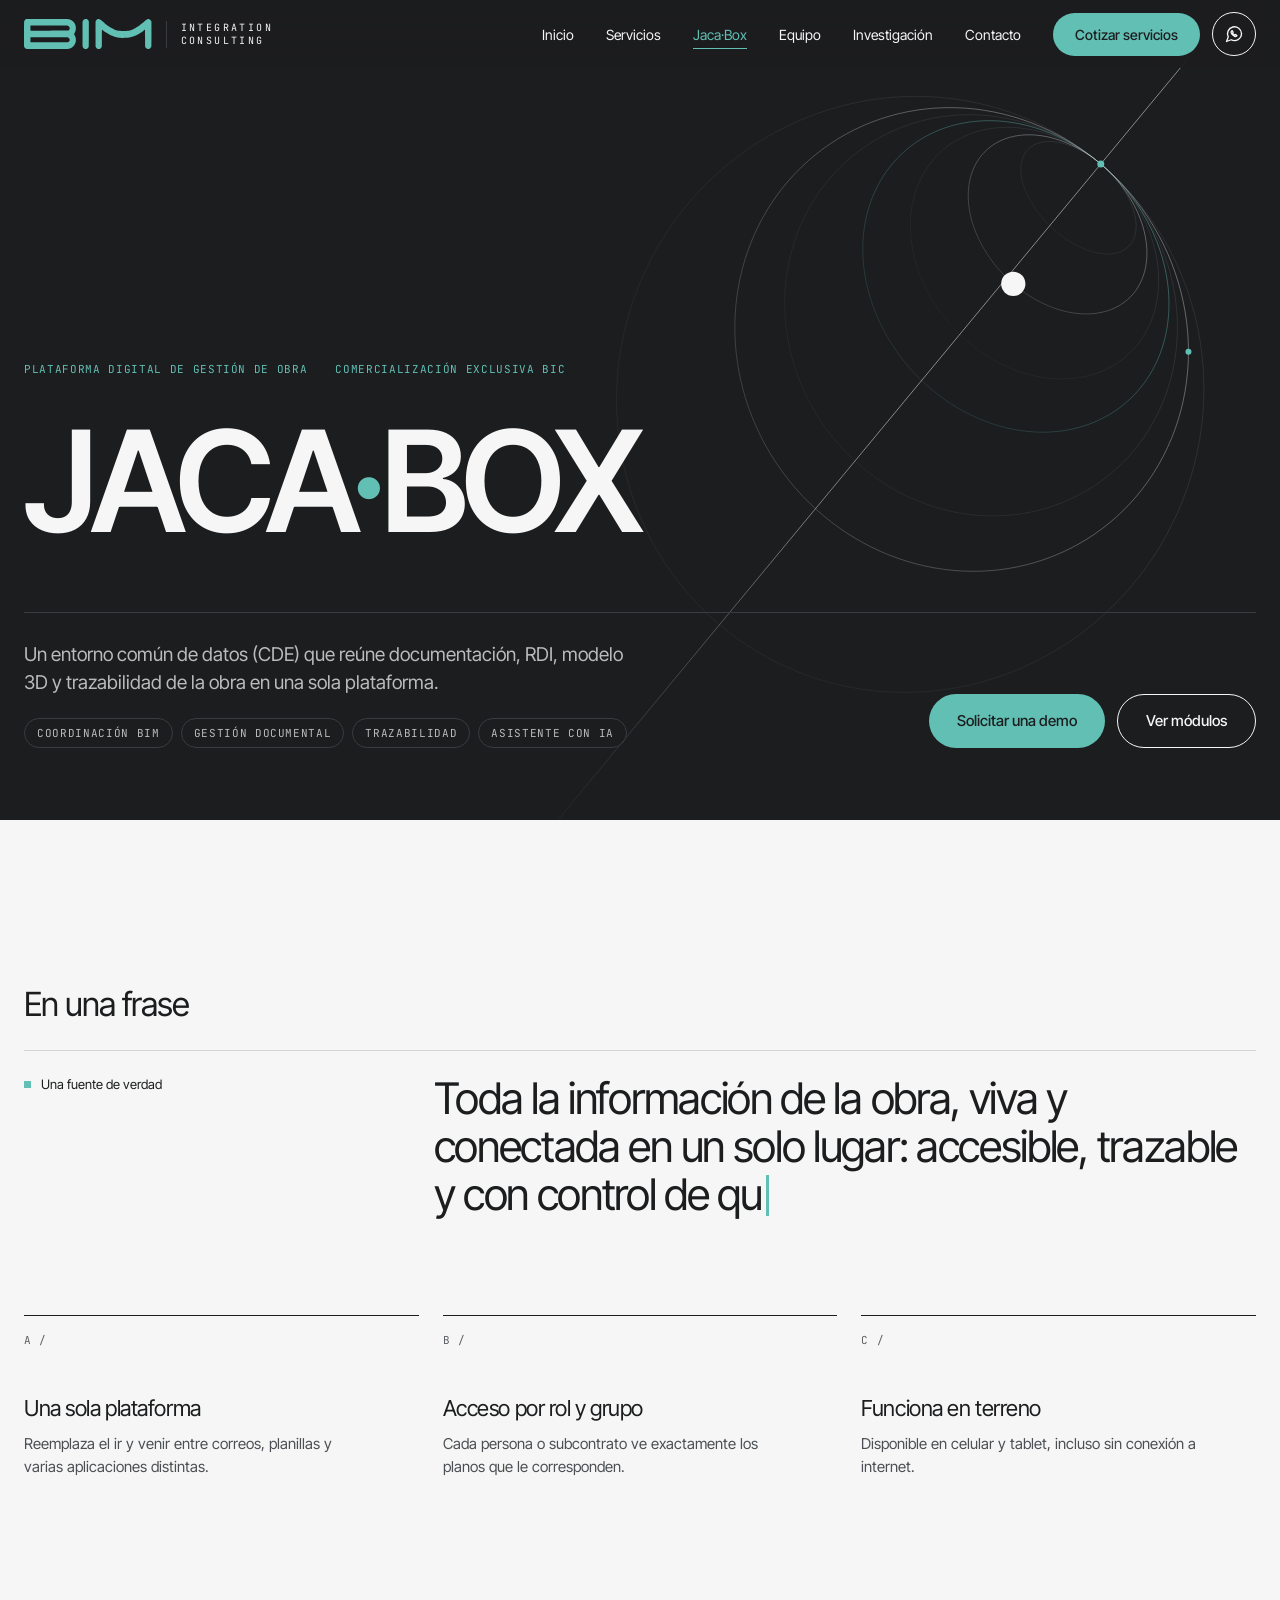
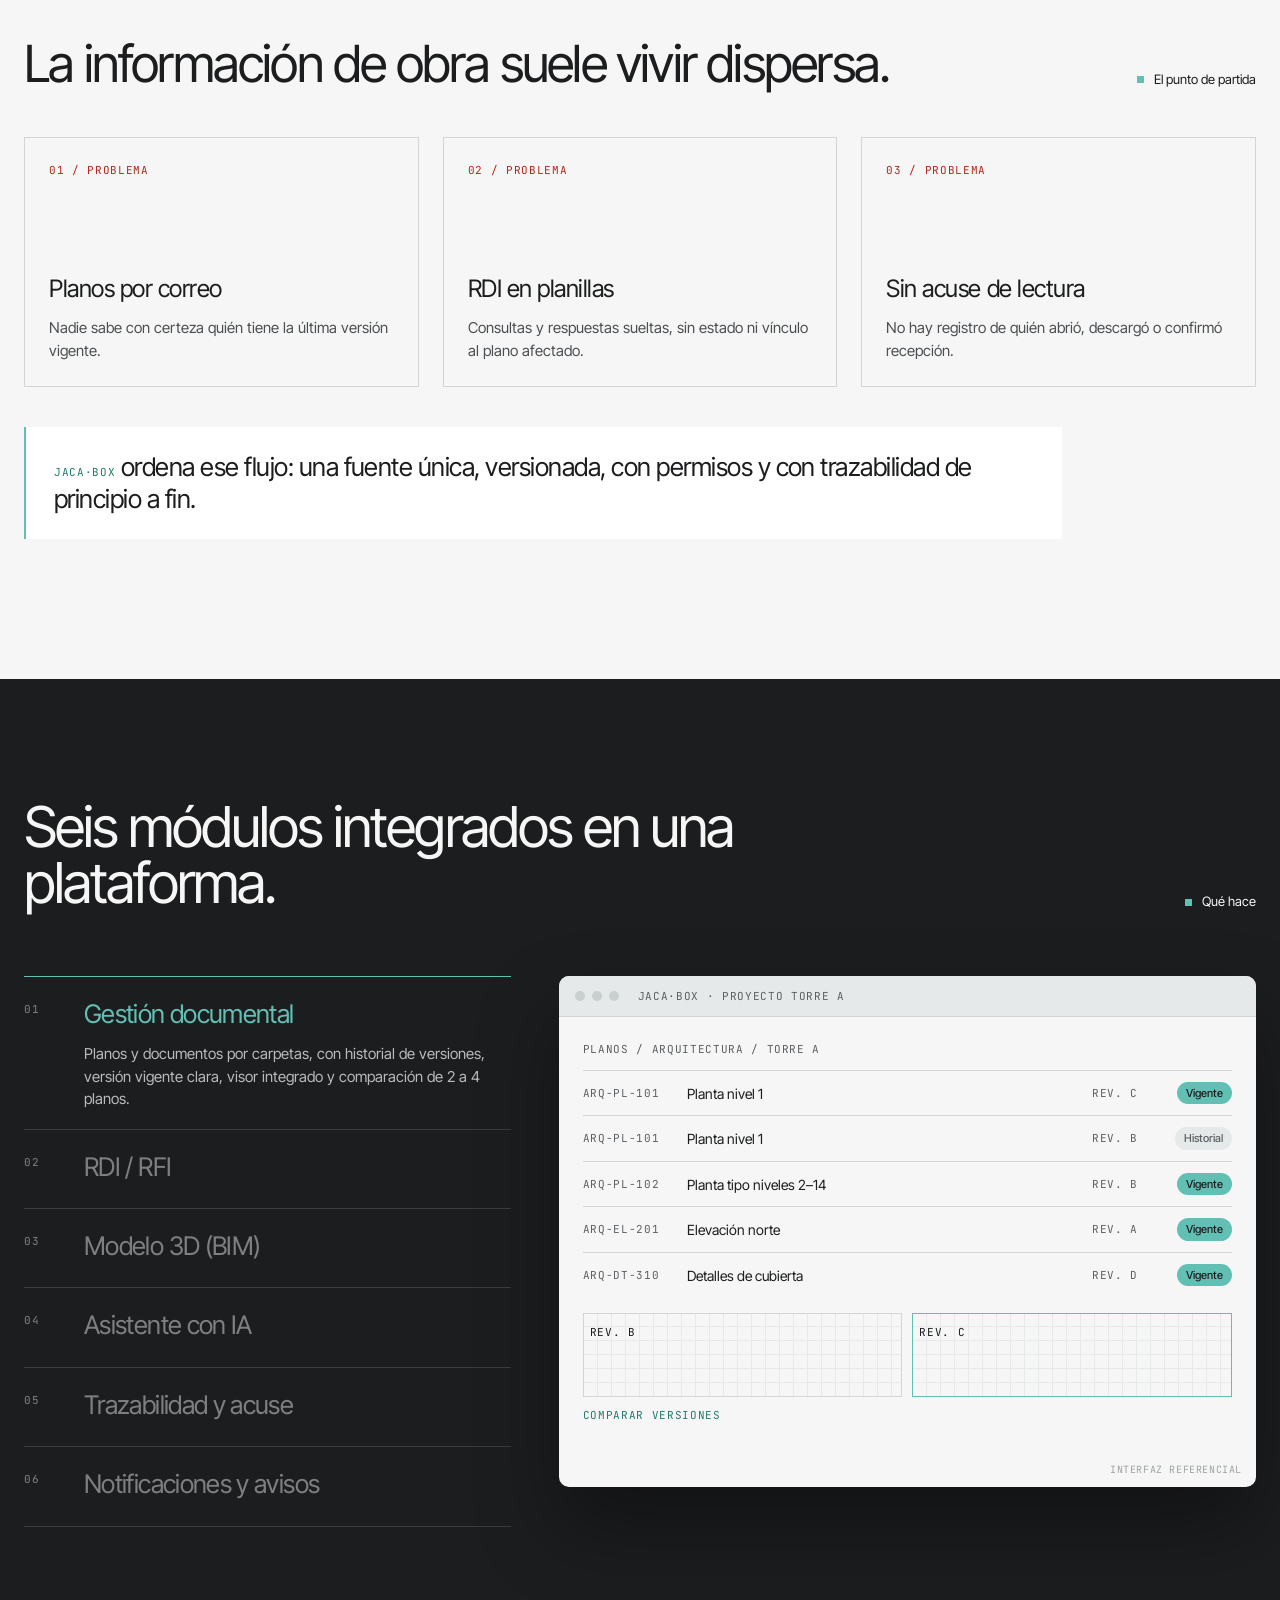
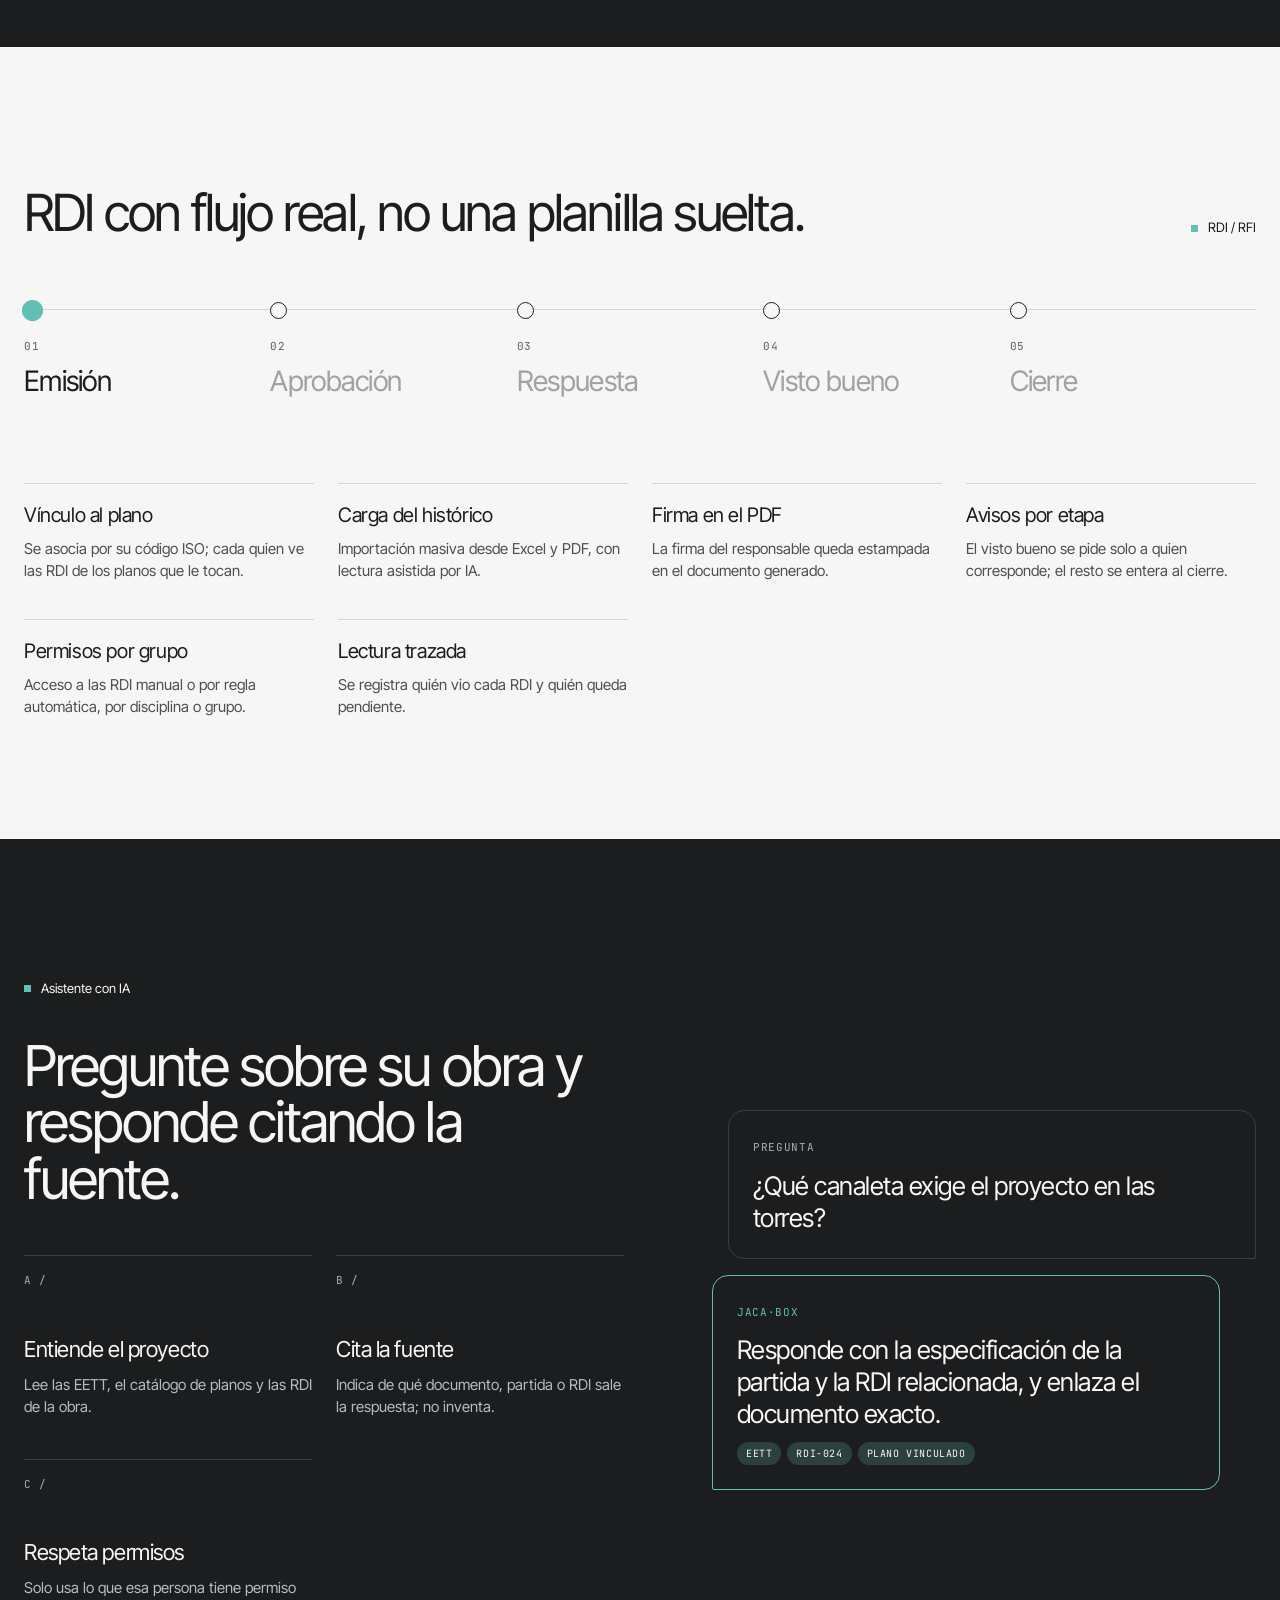
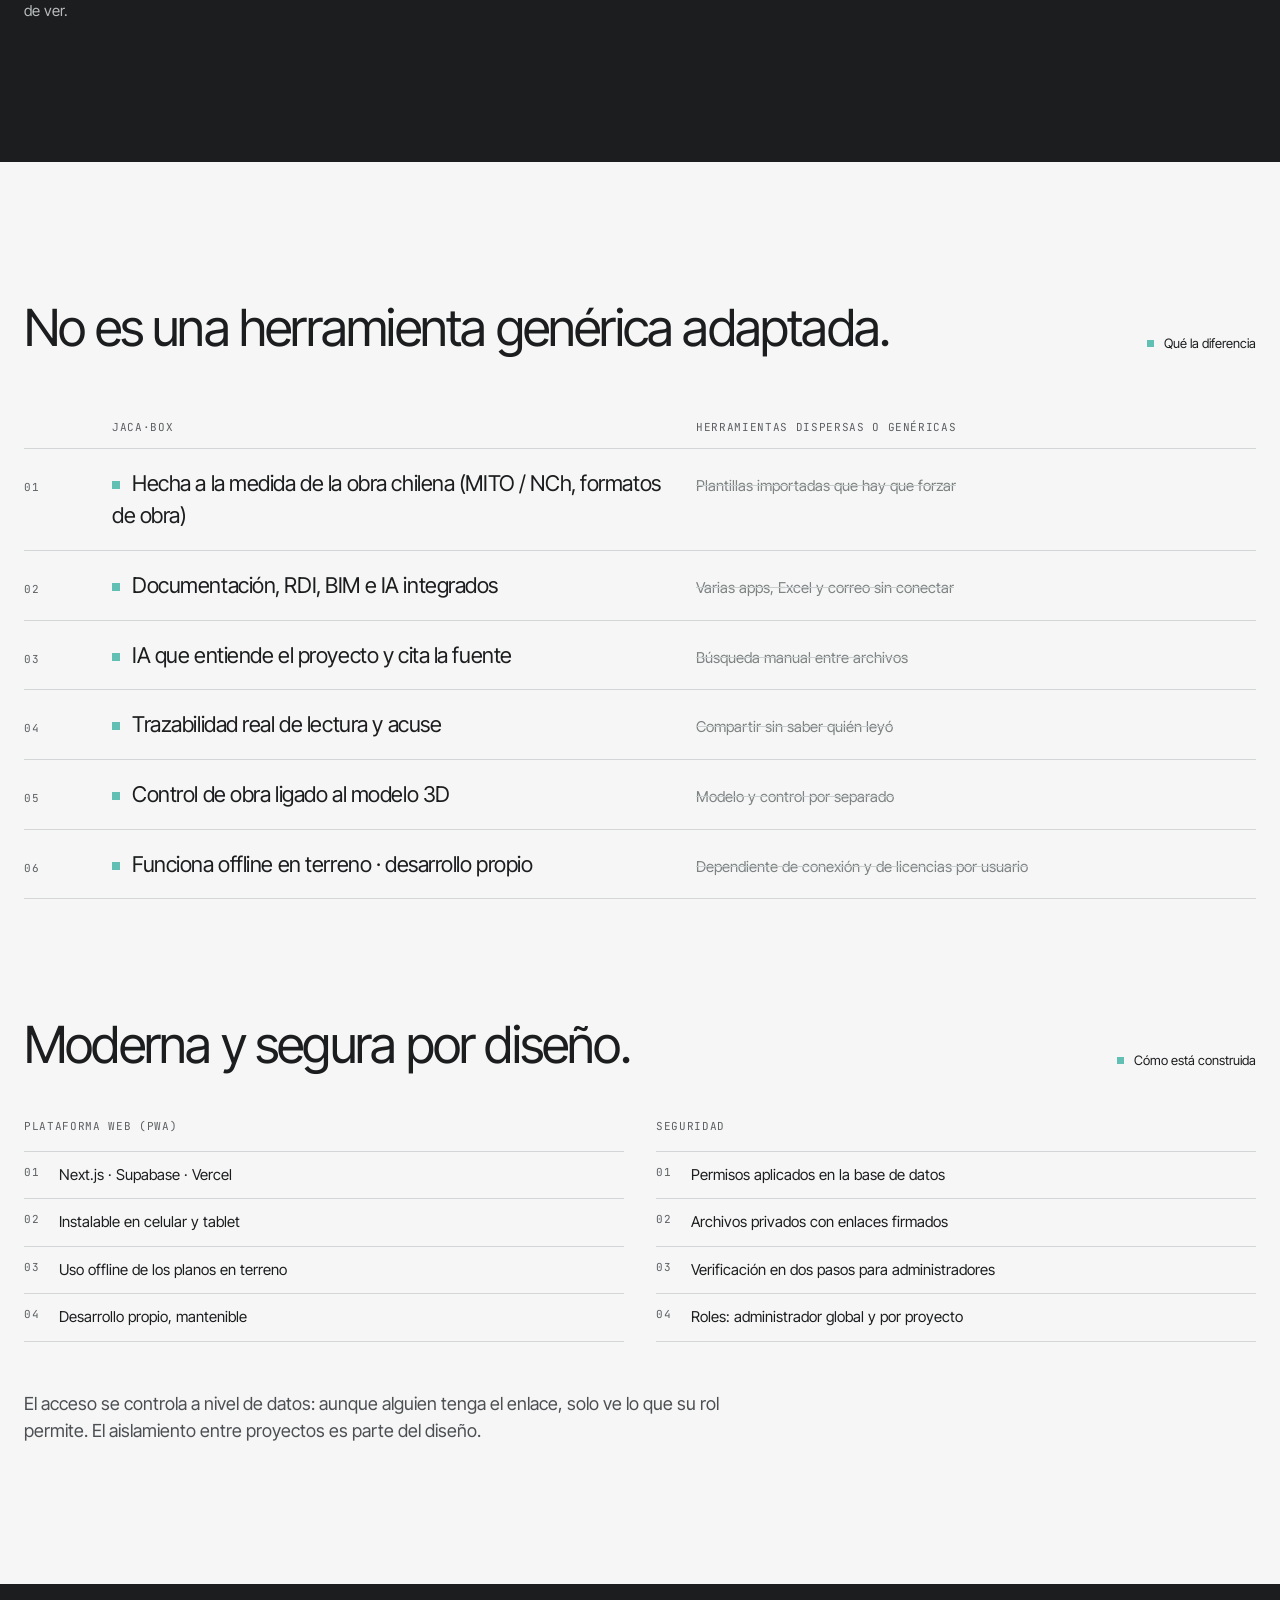
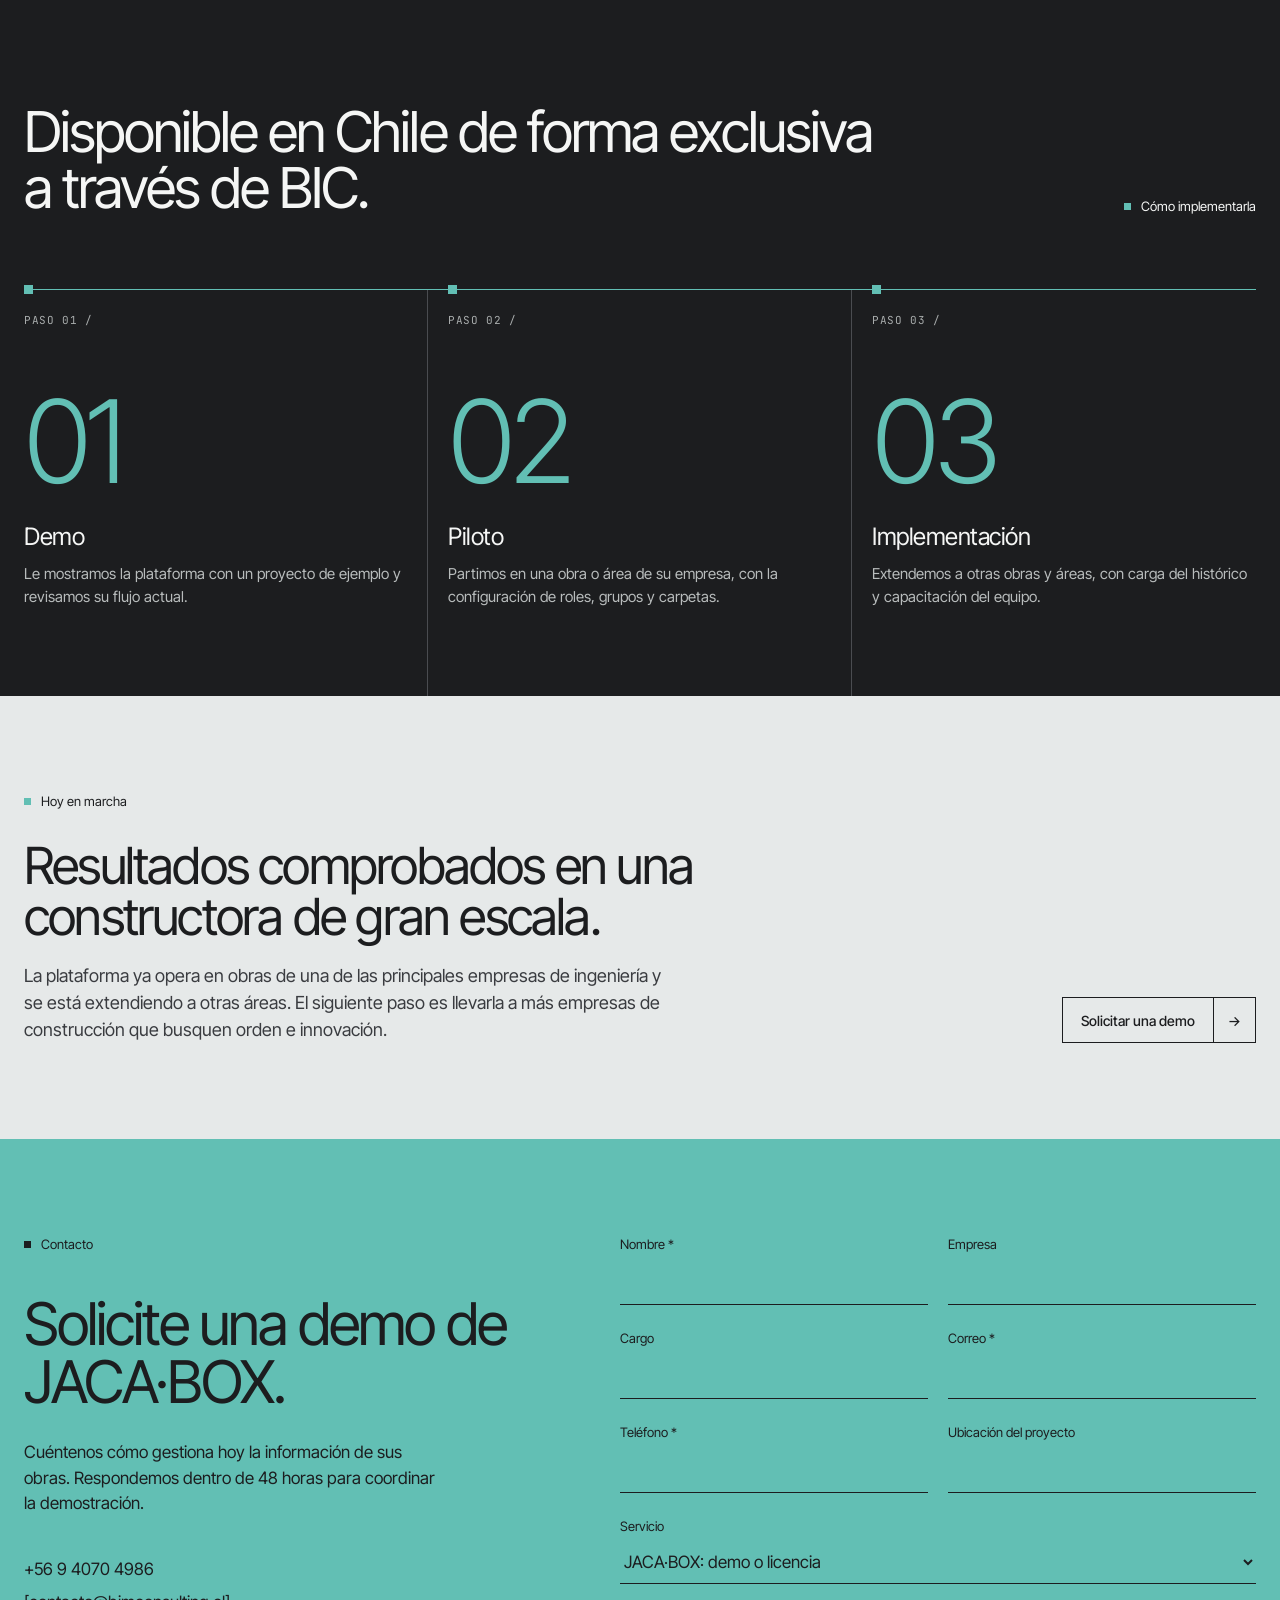
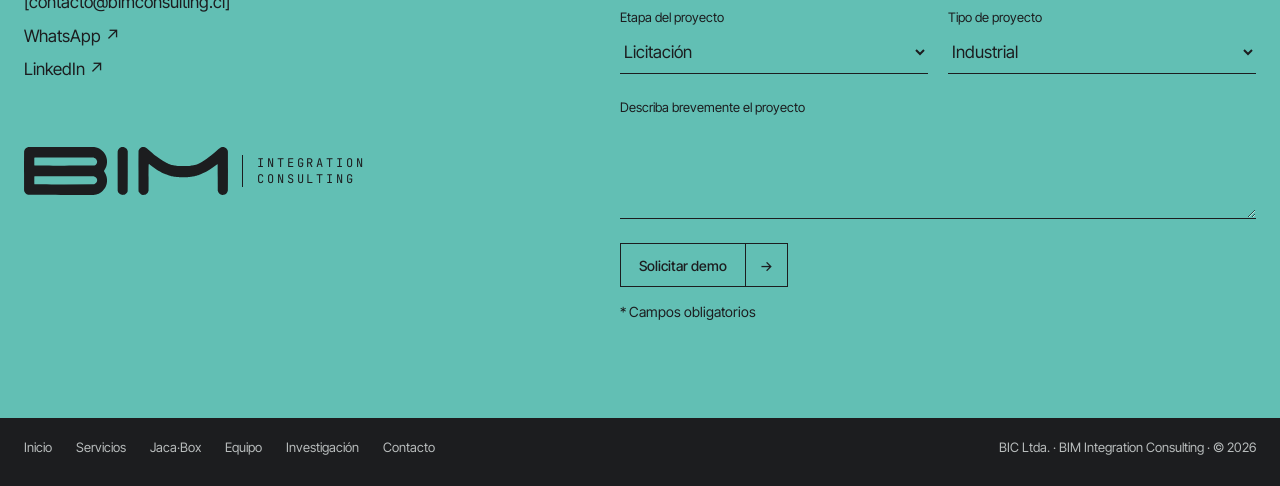
<file: bic/jacabox.html>
<!doctype html>
<html lang="es">
<head>
<meta charset="utf-8">
<meta name="viewport" content="width=device-width, initial-scale=1">
<title>JACA·BOX — Plataforma de gestión de obra | BIC</title>
<meta name="description" content="JACA·BOX: entorno común de datos para la obra, con documentación, RDI, modelo 3D, IA y trazabilidad. Comercialización exclusiva a través de BIC.">
<link rel="icon" type="image/png" href="assets/img/bic-icon.png">
<link rel="preconnect" href="https://fonts.googleapis.com">
<link rel="preconnect" href="https://fonts.gstatic.com" crossorigin="">
<link href="https://fonts.googleapis.com/css2?family=Inter+Tight:wght@300;400;500&amp;family=Inter:wght@400;500&amp;family=JetBrains+Mono:wght@400&amp;display=swap" rel="stylesheet">
<link rel="stylesheet" href="../assets/css/site.css">
<link rel="stylesheet" href="assets/bic.css">
</head>
<body>
<div style="background: #F5F6F5; color: #1C1D1F; font-family: 'Inter Tight', Inter, system-ui, sans-serif; font-size: 15px; line-height: 1.5; width: 100%;">
<header style="position: sticky; top: 0; z-index: 20; background: rgba(28,29,31,0.86); backdrop-filter: blur(14px); color: #F5F6F5;">
<nav aria-label="Principal" style="max-width: 1400px; margin: 0 auto; padding: 12px 24px; display: flex; flex-wrap: wrap; align-items: center; justify-content: space-between; gap: 16px 32px;">
<a href="index.html" aria-label="BIM Integration Consulting, inicio" style="color: #F5F6F5; text-decoration: none;">
<div style="display: flex; align-items: center; gap: 14px;"><svg role="img" aria-label="BIM" viewBox="8.0 8.3 438.2 103.1" style="height: 30px; width: auto; display: block;"><path fill="#62BFB4" fill-rule="evenodd" d="M157.48 111.24 C161.06 110.86 162.10 110.71 162.85 110.48 C163.31 110.33 164.14 110.09 164.69 109.94 C167.13 109.25 170.02 107.84 172.81 105.96 C175.68 104.04 179.19 100.49 181.13 97.54 C182.67 95.20 184.50 91.32 185.05 89.22 C185.22 88.58 185.47 87.64 185.61 87.12 C186.18 85.05 186.52 79.89 186.26 77.44 C185.96 74.63 185.73 73.34 185.25 71.64 C184.32 68.34 182.91 65.22 181.14 62.54 C179.48 60.02 179.48 60.17 180.94 57.87 C184.55 52.21 186.12 47.20 186.34 40.69 C186.41 38.88 186.35 38.02 185.92 34.56 C185.74 33.07 184.79 29.32 184.42 28.59 C184.31 28.38 184.12 27.92 184.00 27.57 C182.86 24.35 179.90 19.88 177.10 17.19 C172.43 12.69 167.09 9.89 161.13 8.81 L158.69 8.37 L87.93 8.37 L17.18 8.38 L16.06 8.70 C14.23 9.23 13.01 9.97 11.49 11.49 C9.78 13.18 8.88 14.92 8.30 17.62 C8.08 18.66 8.03 100.32 8.26 101.57 C8.45 102.69 8.99 104.49 9.34 105.19 C10.28 107.06 11.94 108.84 13.74 109.92 C14.96 110.64 15.53 110.84 17.17 111.13 C18.37 111.34 22.06 111.35 87.35 111.36 C134.35 111.37 156.65 111.33 157.48 111.24 Z M222.06 111.08 C223.60 110.83 223.94 110.72 224.81 110.25 C228.02 108.52 229.80 106.25 230.74 102.69 C230.83 102.34 230.87 89.16 230.87 59.71 L230.88 17.23 L230.56 16.27 C229.88 14.23 229.22 13.10 227.90 11.73 C226.16 9.91 225.22 9.34 222.90 8.68 C221.82 8.38 221.60 8.36 219.71 8.40 C217.85 8.45 217.60 8.48 216.55 8.84 C212.94 10.07 210.32 13.07 209.37 17.04 C209.13 18.09 209.12 18.42 209.16 60.20 L209.19 102.31 L209.68 103.74 C210.30 105.55 211.25 106.99 212.78 108.44 C214.45 110.04 215.81 110.72 218.11 111.12 C219.86 111.42 220.02 111.42 222.06 111.08 Z M266.66 111.11 C267.95 110.89 268.39 110.76 269.50 110.21 C270.70 109.62 270.93 109.45 272.25 108.13 C273.94 106.44 274.59 105.41 275.17 103.46 L275.55 102.19 L275.62 73.93 C275.69 43.71 275.65 45.44 276.26 45.12 C276.58 44.95 276.97 45.13 277.89 45.90 C280.86 48.39 287.40 53.19 291.62 55.97 C296.66 59.29 303.73 63.21 308.03 65.08 C310.45 66.13 311.76 66.68 312.81 67.09 C314.45 67.72 316.93 68.60 317.89 68.88 C318.35 69.01 319.02 69.24 319.39 69.38 C319.75 69.52 320.53 69.75 321.12 69.89 C321.71 70.03 322.64 70.27 323.19 70.44 C323.74 70.60 324.83 70.85 325.62 71.00 C326.42 71.14 327.46 71.37 327.95 71.51 C328.43 71.64 329.47 71.83 330.26 71.94 C331.04 72.04 332.36 72.24 333.19 72.37 C335.34 72.72 336.43 72.85 338.69 73.00 C339.79 73.07 340.91 73.16 341.19 73.19 C341.96 73.28 348.51 73.53 350.12 73.53 C352.04 73.53 357.41 73.30 359.44 73.14 C360.33 73.07 361.72 72.95 362.51 72.89 C363.31 72.82 365.08 72.59 366.45 72.38 C368.73 72.02 369.70 71.85 373.50 71.11 C374.22 70.97 375.35 70.69 376.00 70.50 C376.65 70.30 377.57 70.05 378.05 69.94 C378.52 69.84 379.38 69.58 379.96 69.37 C380.54 69.17 381.10 69.00 381.20 69.00 C381.44 69.00 385.58 67.51 387.59 66.69 C389.48 65.93 390.05 65.68 392.00 64.79 C402.05 60.18 410.64 54.81 420.94 46.70 C423.05 45.04 423.37 44.89 423.82 45.39 C424.06 45.64 424.06 46.34 424.12 73.86 L424.19 102.06 L424.61 103.31 C425.62 106.31 427.28 108.46 429.73 109.91 C431.00 110.67 431.48 110.83 433.31 111.14 C434.99 111.43 435.79 111.40 437.75 111.00 C442.04 110.12 445.52 106.03 445.99 101.32 C446.17 99.51 446.18 19.95 446.00 18.31 C445.83 16.80 445.66 16.12 445.17 14.97 C443.89 11.96 441.34 9.65 438.30 8.74 C437.20 8.41 436.92 8.38 435.26 8.37 C433.46 8.37 433.40 8.38 431.96 8.87 C429.74 9.61 428.61 10.38 425.32 13.37 C420.46 17.79 414.75 22.65 409.70 26.68 C402.66 32.29 396.84 36.30 389.92 40.32 C385.22 43.05 378.04 46.11 374.12 47.06 C373.47 47.22 372.52 47.47 372.00 47.61 C371.09 47.86 368.26 48.35 366.12 48.63 C359.23 49.54 341.42 49.54 335.12 48.63 C330.77 48.00 329.69 47.82 328.06 47.43 C326.17 46.97 323.52 46.20 322.25 45.73 C319.83 44.84 319.18 44.59 318.00 44.11 C316.31 43.42 311.00 40.79 308.93 39.61 C304.80 37.28 298.08 32.78 293.75 29.45 C290.71 27.11 287.05 24.20 285.29 22.72 C282.67 20.52 278.05 16.52 275.94 14.63 C271.25 10.43 269.94 9.52 267.56 8.75 C266.33 8.36 266.29 8.35 264.38 8.41 C261.04 8.51 259.41 9.22 257.04 11.58 C255.72 12.89 255.61 13.04 254.94 14.43 C254.56 15.23 254.17 16.18 254.09 16.54 C253.97 17.04 253.94 26.61 253.94 59.81 C253.94 107.76 253.83 102.85 254.92 105.13 C255.97 107.32 257.73 109.11 259.88 110.19 C261.08 110.79 261.54 110.93 263.13 111.18 C264.62 111.41 264.93 111.41 266.66 111.11 Z M30.90 88.44 C30.10 88.09 30.12 88.23 30.15 79.63 L30.19 71.88 L30.53 71.53 L30.88 71.19 L94.13 71.16 L157.38 71.12 L158.74 71.56 C161.75 72.54 163.99 74.74 164.82 77.56 C165.09 78.47 165.13 81.13 164.88 82.00 C164.80 82.30 164.44 83.09 164.08 83.74 C162.91 85.90 160.99 87.51 158.72 88.23 L157.69 88.56 L94.50 88.59 C39.91 88.61 31.26 88.59 30.90 88.44 Z M31.50 48.29 C31.33 48.26 31.03 48.18 30.84 48.10 C30.11 47.82 30.12 47.97 30.12 39.50 L30.12 31.73 L30.48 31.38 C30.77 31.09 30.98 31.01 31.63 30.94 C32.08 30.90 60.51 30.88 94.81 30.90 C152.40 30.94 157.25 30.96 158.02 31.15 C161.64 32.05 164.59 35.35 165.02 39.00 C165.34 41.74 164.60 43.93 162.71 45.81 C161.60 46.92 160.23 47.77 159.01 48.11 C158.38 48.29 151.87 48.31 95.06 48.32 C60.27 48.33 31.67 48.32 31.50 48.29 Z"></path></svg><span class="mono" style="font-size: 10px; letter-spacing: 0.24em; padding-left: 14px; border-left: 1px solid #3A3C40; line-height: 1.35;">Integration<br>Consulting</span></div>
</a>
<div class="nv-links" style="display: flex; flex-wrap: wrap; align-items: center; gap: 12px 32px; font-size: 14px;">
<a class="navl" href="index.html" style="color: #F5F6F5;">Inicio</a>
<a class="navl" href="servicios.html" style="color: #F5F6F5;">Servicios</a>
<a class="navl on" href="jacabox.html" aria-current="page" style="color: #F5F6F5;">Jaca·Box</a>
<a class="navl" href="equipo.html" style="color: #F5F6F5;">Equipo</a>
<a class="navl" href="investigacion.html" style="color: #F5F6F5;">Investigación</a>
<a class="navl" href="contacto.html" style="color: #F5F6F5;">Contacto</a>
<a class="btn" href="#contacto" style="text-decoration: none; background: #62BFB4; color: #1C1D1F; padding: 11px 22px; border-radius: 999px; font-weight: 500;">Cotizar servicios</a>
<a class="btn" href="https://wa.me/56940704986" target="_blank" rel="noopener" aria-label="Escribir por WhatsApp" title="WhatsApp" style="display: inline-flex; align-items: center; justify-content: center; width: 44px; height: 44px; margin-left: -20px; box-sizing: border-box; border: 1px solid #F5F6F5; border-radius: 999px; color: #F5F6F5;"><svg aria-hidden="true" width="20" height="20" viewBox="0 0 24 24" fill="none" stroke="currentColor" stroke-width="1.6" stroke-linecap="round" stroke-linejoin="round"><path d="M21 11.5a8.4 8.4 0 0 1-12.4 7.4L3 21l2.1-5.5A8.4 8.4 0 1 1 21 11.5z"></path><path d="M9.3 8.4c.3-.4.8-.4 1 .1l.6 1.3c.1.3 0 .6-.2.8l-.4.4c.5 1 1.3 1.8 2.3 2.3l.4-.4c.2-.2.5-.3.8-.2l1.3.6c.5.2.5.7.1 1-.7.6-1.6.8-2.4.5-2-.7-3.5-2.2-4.2-4.2-.3-.8-.1-1.7.5-2.4z"></path></svg></a>
</div>
<button class="nv-bg" type="button" aria-label="Abrir menú" aria-expanded="false" aria-controls="nv-ov"><i></i><i></i><i></i></button>
</nav>
</header>
<div id="nv-ov" class="nv-ov" aria-hidden="true">
<nav aria-label="Menú" class="nv-in">
<a class="nv-l" href="index.html"><span class="mono">01</span><span>Inicio</span></a>
<a class="nv-l" href="servicios.html"><span class="mono">02</span><span>Servicios</span></a>
<a class="nv-l on" href="jacabox.html" aria-current="page"><span class="mono">03</span><span>Jaca·Box</span></a>
<a class="nv-l" href="equipo.html"><span class="mono">04</span><span>Equipo</span></a>
<a class="nv-l" href="investigacion.html"><span class="mono">05</span><span>Investigación</span></a>
<a class="nv-l" href="contacto.html"><span class="mono">06</span><span>Contacto</span></a>
</nav>
<div class="nv-ft">
<a class="btn" href="#contacto" style="text-decoration: none; background: #62BFB4; color: #1C1D1F; padding: 15px 26px; border-radius: 999px; font-weight: 500;">Cotizar servicios</a>
<a class="btn" href="https://wa.me/56940704986" target="_blank" rel="noopener" aria-label="Escribir por WhatsApp" style="display: inline-flex; align-items: center; justify-content: center; width: 52px; height: 52px; box-sizing: border-box; border: 1px solid #F5F6F5; border-radius: 999px; color: #F5F6F5;"><svg aria-hidden="true" width="20" height="20" viewBox="0 0 24 24" fill="none" stroke="currentColor" stroke-width="1.6" stroke-linecap="round" stroke-linejoin="round"><path d="M21 11.5a8.4 8.4 0 0 1-12.4 7.4L3 21l2.1-5.5A8.4 8.4 0 1 1 21 11.5z"></path><path d="M9.3 8.4c.3-.4.8-.4 1 .1l.6 1.3c.1.3 0 .6-.2.8l-.4.4c.5 1 1.3 1.8 2.3 2.3l.4-.4c.2-.2.5-.3.8-.2l1.3.6c.5.2.5.7.1 1-.7.6-1.6.8-2.4.5-2-.7-3.5-2.2-4.2-4.2-.3-.8-.1-1.7.5-2.4z"></path></svg></a>
</div>
</div>
<section style="position: relative; overflow: hidden; margin-top: -68px; min-height: 680px; display: flex; align-items: flex-start; background: #1C1D1F; color: #F5F6F5; min-height: 820px; align-items: flex-end;">
<canvas class="rings" aria-hidden="true"></canvas><div class="rg-sh" aria-hidden="true"></div>
<div style="position: relative; width: 100%; max-width: 1400px; margin: 0 auto; padding: 200px 24px 72px; box-sizing: border-box;">
<div class="mono fade" style="color: #62BFB4; margin-bottom: 40px; display: flex; flex-wrap: wrap; gap: 8px 28px;"><span>Plataforma digital de gestión de obra</span><span>Comercialización exclusiva BIC</span></div>
<h1 style="font-weight: 600; font-size: clamp(64px, 11vw, 190px); line-height: 0.9; letter-spacing: -0.055em; margin: 0;"><span class="ln"><span>JACA<span style="color: #62BFB4;">·</span>BOX</span></span></h1>
<div class="fade" style="display: flex; flex-wrap: wrap; justify-content: space-between; align-items: flex-end; gap: 32px; margin-top: 56px; padding-top: 28px; border-top: 1px solid #3A3C40;">
<div>
<p style="margin: 0 0 20px; max-width: 600px; font-size: 19px; color: #B8BCBC;">Un entorno común de datos (CDE) que reúne documentación, RDI, modelo 3D y trazabilidad de la obra en una sola plataforma.</p>
<div style="display: flex; flex-wrap: wrap; gap: 8px;"><span class="mono jb-chip">Coordinación BIM</span><span class="mono jb-chip">Gestión documental</span><span class="mono jb-chip">Trazabilidad</span><span class="mono jb-chip">Asistente con IA</span></div>
</div>
<div style="display: flex; flex-wrap: wrap; gap: 12px;">
<a class="btn" href="#contacto" style="text-decoration: none; background: #62BFB4; color: #1C1D1F; padding: 16px 28px; border-radius: 999px; font-weight: 500;">Solicitar una demo</a>
<a class="btn" href="#modulos" style="text-decoration: none; background: #1C1D1F; border: 1px solid #F5F6F5; color: #F5F6F5; padding: 15px 28px; border-radius: 999px; font-weight: 500;">Ver módulos</a>
</div>
</div>
</div>
</section>
<section style="padding: 160px 24px 60px;">
<h2 style="margin: 0 0 20px; font-weight: 400; font-size: clamp(26px, 2.6vw, 38px); letter-spacing: -0.03em;">En una frase</h2>
<div class="rule" style="height: 1px; background: #D3D6D6;"></div>
<div style="display: flex; flex-wrap: wrap; gap: 32px; padding-top: 24px;">
<div class="lb" style="flex: 1 1 240px; align-self: flex-start;">Una fuente de verdad</div>
<p style="flex: 2.2 1 520px; margin: 0; font-size: clamp(26px, 3.4vw, 52px); line-height: 1.1; letter-spacing: -0.03em;"><span class="ty">Toda la información de la obra, viva y conectada en un solo lugar: accesible, trazable y con control de quién ve qué.</span></p>
</div>
<div style="margin-top: 96px;">
<div style="display: grid; grid-template-columns: repeat(auto-fit, minmax(240px, 1fr)); gap: 40px 24px;"><div class="rv"><div class="rule" style="height: 1px; background: #1C1D1F; margin-bottom: 16px;"></div><div class="mono" style="color: #5C5F63;">A /</div><h3 style="margin: 44px 0 8px; font-size: 22px; font-weight: 400; letter-spacing: -0.02em;">Una sola plataforma</h3><p style="margin: 0; color: #4C4F53; max-width: 340px;">Reemplaza el ir y venir entre correos, planillas y varias aplicaciones distintas.</p></div><div class="rv s2"><div class="rule" style="height: 1px; background: #1C1D1F; margin-bottom: 16px;"></div><div class="mono" style="color: #5C5F63;">B /</div><h3 style="margin: 44px 0 8px; font-size: 22px; font-weight: 400; letter-spacing: -0.02em;">Acceso por rol y grupo</h3><p style="margin: 0; color: #4C4F53; max-width: 340px;">Cada persona o subcontrato ve exactamente los planos que le corresponden.</p></div><div class="rv s3"><div class="rule" style="height: 1px; background: #1C1D1F; margin-bottom: 16px;"></div><div class="mono" style="color: #5C5F63;">C /</div><h3 style="margin: 44px 0 8px; font-size: 22px; font-weight: 400; letter-spacing: -0.02em;">Funciona en terreno</h3><p style="margin: 0; color: #4C4F53; max-width: 340px;">Disponible en celular y tablet, incluso sin conexión a internet.</p></div></div>
</div>
</section>
<section aria-labelledby="pp-t" style="padding: 100px 24px 140px;">
<div style="display: flex; flex-wrap: wrap; justify-content: space-between; align-items: flex-end; gap: 16px; margin-bottom: 48px;"><h2 style="margin: 0; font-weight: 400; font-size: clamp(30px, 4vw, 60px); line-height: 1; letter-spacing: -0.035em;"><span id="pp-t">La información de obra suele vivir dispersa.</span></h2><div class="lb">El punto de partida</div></div>
<div style="display: grid; grid-template-columns: repeat(auto-fit, minmax(260px, 1fr)); gap: 24px;"><div class="jb-pain rv"><span class="mono">01 / Problema</span><h3>Planos por correo</h3><p>Nadie sabe con certeza quién tiene la última versión vigente.</p></div><div class="jb-pain rv s2"><span class="mono">02 / Problema</span><h3>RDI en planillas</h3><p>Consultas y respuestas sueltas, sin estado ni vínculo al plano afectado.</p></div><div class="jb-pain rv s3"><span class="mono">03 / Problema</span><h3>Sin acuse de lectura</h3><p>No hay registro de quién abrió, descargó o confirmó recepción.</p></div></div>
<p class="rv jb-fix"><span class="mono" style="color: #237A70;">JACA·BOX</span> ordena ese flujo: una fuente única, versionada, con permisos y con trazabilidad de principio a fin.</p>
</section>
<section id="modulos" aria-labelledby="mod-t" style="background: #1C1D1F; color: #F5F6F5; padding: 120px 24px;">
<div style="display: flex; flex-wrap: wrap; justify-content: space-between; align-items: flex-end; gap: 24px; margin-bottom: 64px;">
<h2 id="mod-t" class="rv" style="margin: 0; font-weight: 400; font-size: clamp(30px, 4.4vw, 68px); line-height: 1; letter-spacing: -0.035em; max-width: 820px;">Seis módulos integrados en una plataforma.</h2>
<div class="lb w">Qué hace</div>
</div>
<div class="jb-ex">
<div class="jb-tabs" role="tablist" aria-label="Módulos de JACA·BOX"><button class="jb-tab on" type="button" data-i="0" aria-selected="true" role="tab"><span class="mono">01</span><span class="jb-tt">Gestión documental</span><span class="jb-td">Planos y documentos por carpetas, con historial de versiones, versión vigente clara, visor integrado y comparación de 2 a 4 planos.</span><i aria-hidden="true"></i></button><button class="jb-tab" type="button" data-i="1" aria-selected="false" role="tab"><span class="mono">02</span><span class="jb-tt">RDI / RFI</span><span class="jb-td">Cada requerimiento queda ligado a su plano y recorre un flujo con estado, aprobación, visto bueno y firma en el PDF.</span><i aria-hidden="true"></i></button><button class="jb-tab" type="button" data-i="2" aria-selected="false" role="tab"><span class="mono">03</span><span class="jb-tt">Modelo 3D (BIM)</span><span class="jb-td">El modelo como fuente de verdad: hormigonados, avances y fichas técnicas asociados a su elemento 3D.</span><i aria-hidden="true"></i></button><button class="jb-tab" type="button" data-i="3" aria-selected="false" role="tab"><span class="mono">04</span><span class="jb-tt">Asistente con IA</span><span class="jb-td">Responde en lenguaje natural sobre EETT, planos y RDI, cita la fuente y respeta los permisos de cada persona.</span><i aria-hidden="true"></i></button><button class="jb-tab" type="button" data-i="4" aria-selected="false" role="tab"><span class="mono">05</span><span class="jb-tt">Trazabilidad y acuse</span><span class="jb-td">Quién abrió, descargó y confirmó la versión vigente, con porcentaje de avance y exportación a Excel.</span><i aria-hidden="true"></i></button><button class="jb-tab" type="button" data-i="5" aria-selected="false" role="tab"><span class="mono">06</span><span class="jb-tt">Notificaciones y avisos</span><span class="jb-td">Correos registrados, resumen diario de versiones, recordatorios y envíos programados.</span><i aria-hidden="true"></i></button></div>
<div class="jb-win rv s2" aria-label="Interfaz referencial de JACA·BOX">
<div class="jb-bar"><span></span><span></span><span></span><b class="mono">JACA·BOX · Proyecto Torre A</b></div>
<div class="jb-body"><div class="jb-pane on" data-i="0"><div class="jb-crumb mono">Planos / Arquitectura / Torre A</div><div class="jb-r jb-d"><span class="mono">ARQ-PL-101</span><span>Planta nivel 1</span><span class="mono">Rev. C</span><b class="jb-ok">Vigente</b></div><div class="jb-r jb-d"><span class="mono">ARQ-PL-101</span><span>Planta nivel 1</span><span class="mono">Rev. B</span><b class="jb-old">Historial</b></div><div class="jb-r jb-d"><span class="mono">ARQ-PL-102</span><span>Planta tipo niveles 2–14</span><span class="mono">Rev. B</span><b class="jb-ok">Vigente</b></div><div class="jb-r jb-d"><span class="mono">ARQ-EL-201</span><span>Elevación norte</span><span class="mono">Rev. A</span><b class="jb-ok">Vigente</b></div><div class="jb-r jb-d"><span class="mono">ARQ-DT-310</span><span>Detalles de cubierta</span><span class="mono">Rev. D</span><b class="jb-ok">Vigente</b></div><div class="jb-cmp"><div><span class="mono">Rev. B</span></div><div><span class="mono">Rev. C</span></div><span class="mono">Comparar versiones</span></div></div><div class="jb-pane" data-i="1"><div class="jb-card"><div class="mono" style="color: #5C5F63;">RDI-024 · Vinculada a ARQ-DT-310</div><h4>Detalle de canaleta en cubierta de torres</h4><p>Emitida por Instalaciones sanitarias · Respuesta requerida a Arquitectura</p><div class="jb-flow"><span class="done">Emisión</span><span class="done">Aprobación</span><span class="now">Respuesta</span><span class="">Visto bueno</span><span class="">Cierre</span></div></div><div class="jb-r jb-r3"><span class="mono">RDI-023</span><span>Pasada de ducto en losa nivel 4</span><b class="jb-ok">Cerrada</b></div><div class="jb-r jb-r3"><span class="mono">RDI-022</span><span>Cota de antepecho en fachada norte</span><b class="jb-old">Visto bueno</b></div></div><div class="jb-pane" data-i="2"><div class="jb-bim"><svg viewBox="40 -50 180 230" aria-hidden="true"><g transform="translate(0,0)"><path d="M130 150 L200 115 L200 127 L130 162 Z" fill="#D4DADA" stroke="#1C1D1F" stroke-opacity=".45"/><path d="M60 115 L130 150 L130 162 L60 127 Z" fill="#E6EAEA" stroke="#1C1D1F" stroke-opacity=".45"/></g><g transform="translate(0,-14)"><path d="M130 150 L200 115 L200 127 L130 162 Z" fill="#D4DADA" stroke="#1C1D1F" stroke-opacity=".45"/><path d="M60 115 L130 150 L130 162 L60 127 Z" fill="#E6EAEA" stroke="#1C1D1F" stroke-opacity=".45"/></g><g transform="translate(0,-28)"><path d="M130 150 L200 115 L200 127 L130 162 Z" fill="#D4DADA" stroke="#1C1D1F" stroke-opacity=".45"/><path d="M60 115 L130 150 L130 162 L60 127 Z" fill="#E6EAEA" stroke="#1C1D1F" stroke-opacity=".45"/></g><g transform="translate(0,-42)"><path d="M130 150 L200 115 L200 127 L130 162 Z" fill="#D4DADA" stroke="#1C1D1F" stroke-opacity=".45"/><path d="M60 115 L130 150 L130 162 L60 127 Z" fill="#E6EAEA" stroke="#1C1D1F" stroke-opacity=".45"/></g><g transform="translate(0,-56)"><path d="M130 150 L200 115 L200 127 L130 162 Z" fill="#62BFB4" stroke="#1C1D1F" stroke-opacity=".45"/><path d="M60 115 L130 150 L130 162 L60 127 Z" fill="#8FD3CA" stroke="#1C1D1F" stroke-opacity=".45"/></g><g transform="translate(0,-70)"><path d="M130 150 L200 115 L200 127 L130 162 Z" fill="#D4DADA" stroke="#1C1D1F" stroke-opacity=".45"/><path d="M60 115 L130 150 L130 162 L60 127 Z" fill="#E6EAEA" stroke="#1C1D1F" stroke-opacity=".45"/></g><g transform="translate(0,-84)"><path d="M130 150 L200 115 L200 127 L130 162 Z" fill="#D4DADA" stroke="#1C1D1F" stroke-opacity=".45"/><path d="M60 115 L130 150 L130 162 L60 127 Z" fill="#E6EAEA" stroke="#1C1D1F" stroke-opacity=".45"/></g><g transform="translate(0,-98)"><path d="M130 150 L200 115 L200 127 L130 162 Z" fill="#D4DADA" stroke="#1C1D1F" stroke-opacity=".45"/><path d="M60 115 L130 150 L130 162 L60 127 Z" fill="#E6EAEA" stroke="#1C1D1F" stroke-opacity=".45"/></g><g transform="translate(0,-112)"><path d="M130 150 L200 115 L200 127 L130 162 Z" fill="#D4DADA" stroke="#1C1D1F" stroke-opacity=".45"/><path d="M60 115 L130 150 L130 162 L60 127 Z" fill="#E6EAEA" stroke="#1C1D1F" stroke-opacity=".45"/></g><path d="M60 3 L130 -32 L200 3 L130 38 Z" fill="#F5F6F5" stroke="#1C1D1F" stroke-opacity=".45"/></svg><div class="jb-side"><div class="mono" style="color: #5C5F63;">Elemento seleccionado</div><h4>Losa nivel 5</h4><div class="jb-kv"><span>Hormigonado</span><b>100%</b></div><div class="jb-kv"><span>Ficha técnica</span><b>Verificada</b></div><div class="jb-kv"><span>Observaciones</span><b>2 abiertas</b></div></div></div></div><div class="jb-pane" data-i="3"><div class="jb-chat"><div class="jb-q">¿Qué canaleta exige el proyecto en las torres?</div><div class="jb-a">Las especificaciones técnicas definen la canaleta en la partida de hojalatería, y la RDI-024 actualiza el detalle de cubierta.<div class="jb-src"><span class="mono">EETT · Hojalatería</span><span class="mono">RDI-024</span><span class="mono">ARQ-DT-310</span></div></div><div class="jb-in mono">Pregunte sobre su obra…</div></div></div><div class="jb-pane" data-i="4"><div class="jb-r jb-ack jb-h mono"><span>Persona / grupo</span><span>Abrió</span><span>Descargó</span><span>Confirmó</span></div><div class="jb-r jb-ack"><span>Jefe de terreno</span><b class="jb-y">✓</b><b class="jb-y">✓</b><b class="jb-y">✓</b></div><div class="jb-r jb-ack"><span>Oficina técnica</span><b class="jb-y">✓</b><b class="jb-y">✓</b><b class="jb-y">✓</b></div><div class="jb-r jb-ack"><span>Subcontrato eléctrico</span><b class="jb-y">✓</b><b class="jb-y">✓</b><b class="jb-n">—</b></div><div class="jb-r jb-ack"><span>Subcontrato sanitario</span><b class="jb-y">✓</b><b class="jb-n">—</b><b class="jb-n">—</b></div><div class="jb-r jb-ack"><span>Inspección técnica</span><b class="jb-y">✓</b><b class="jb-y">✓</b><b class="jb-y">✓</b></div><div class="jb-prog"><span class="mono">Acuse ARQ-PL-101 Rev. C</span><div><i style="width: 72%;"></i></div><b>72%</b></div></div><div class="jb-pane" data-i="5"><div class="jb-r jb-not"><span class="mono">08:00</span><span>Resumen diario: 3 versiones nuevas en Arquitectura</span></div><div class="jb-r jb-not"><span class="mono">09:12</span><span>Recordatorio: visto bueno pendiente en RDI-024</span></div><div class="jb-r jb-not"><span class="mono">11:30</span><span>Envío programado: ARQ-PL-101 Rev. C a 12 destinatarios</span></div><div class="jb-r jb-not"><span class="mono">15:45</span><span>Subcontrato eléctrico confirmó recepción de 4 planos</span></div><div class="jb-r jb-not"><span class="mono">17:00</span><span>Exportación semanal de acuses lista en Excel</span></div></div></div>
<div class="mono jb-ref">Interfaz referencial</div>
</div>
</div>
</section>
<section aria-labelledby="rdi-t" style="padding: 140px 24px 120px;">
<div style="display: flex; flex-wrap: wrap; justify-content: space-between; align-items: flex-end; gap: 16px; margin-bottom: 56px;"><h2 style="margin: 0; font-weight: 400; font-size: clamp(30px, 4vw, 60px); line-height: 1; letter-spacing: -0.035em;"><span id="rdi-t">RDI con flujo real, no una planilla suelta.</span></h2><div class="lb">RDI / RFI</div></div>
<ol class="jb-steps"><li><span class="mono">01</span><b>Emisión</b></li><li><span class="mono">02</span><b>Aprobación</b></li><li><span class="mono">03</span><b>Respuesta</b></li><li><span class="mono">04</span><b>Visto bueno</b></li><li><span class="mono">05</span><b>Cierre</b></li></ol>
<div style="display: grid; grid-template-columns: repeat(auto-fit, minmax(260px, 1fr)); gap: 36px 24px; margin-top: 80px;"><div class="rv" style="border-top: 1px solid #D3D6D6; padding-top: 16px;"><h3 style="margin: 0 0 8px; font-size: 20px; font-weight: 400; letter-spacing: -0.02em;">Vínculo al plano</h3><p style="margin: 0; color: #4C4F53;">Se asocia por su código ISO; cada quien ve las RDI de los planos que le tocan.</p></div><div class="rv s2" style="border-top: 1px solid #D3D6D6; padding-top: 16px;"><h3 style="margin: 0 0 8px; font-size: 20px; font-weight: 400; letter-spacing: -0.02em;">Carga del histórico</h3><p style="margin: 0; color: #4C4F53;">Importación masiva desde Excel y PDF, con lectura asistida por IA.</p></div><div class="rv s3" style="border-top: 1px solid #D3D6D6; padding-top: 16px;"><h3 style="margin: 0 0 8px; font-size: 20px; font-weight: 400; letter-spacing: -0.02em;">Firma en el PDF</h3><p style="margin: 0; color: #4C4F53;">La firma del responsable queda estampada en el documento generado.</p></div><div class="rv" style="border-top: 1px solid #D3D6D6; padding-top: 16px;"><h3 style="margin: 0 0 8px; font-size: 20px; font-weight: 400; letter-spacing: -0.02em;">Avisos por etapa</h3><p style="margin: 0; color: #4C4F53;">El visto bueno se pide solo a quien corresponde; el resto se entera al cierre.</p></div><div class="rv s2" style="border-top: 1px solid #D3D6D6; padding-top: 16px;"><h3 style="margin: 0 0 8px; font-size: 20px; font-weight: 400; letter-spacing: -0.02em;">Permisos por grupo</h3><p style="margin: 0; color: #4C4F53;">Acceso a las RDI manual o por regla automática, por disciplina o grupo.</p></div><div class="rv s3" style="border-top: 1px solid #D3D6D6; padding-top: 16px;"><h3 style="margin: 0 0 8px; font-size: 20px; font-weight: 400; letter-spacing: -0.02em;">Lectura trazada</h3><p style="margin: 0; color: #4C4F53;">Se registra quién vio cada RDI y quién queda pendiente.</p></div></div>
</section>
<section aria-labelledby="ia-t" style="background: #1C1D1F; color: #F5F6F5; padding: 140px 24px; display: flex; flex-wrap: wrap; gap: 56px 32px;">
<div style="flex: 1 1 420px;">
<div class="lb w" style="margin-bottom: 40px;">Asistente con IA</div>
<h2 id="ia-t" class="rv" style="margin: 0 0 48px; font-weight: 400; font-size: clamp(30px, 4.4vw, 68px); line-height: 1; letter-spacing: -0.035em;">Pregunte sobre su obra y responde citando la fuente.</h2>
<div style="display: grid; grid-template-columns: repeat(auto-fit, minmax(240px, 1fr)); gap: 40px 24px;"><div class="rv"><div class="rule" style="height: 1px; background: #3A3C40; margin-bottom: 16px;"></div><div class="mono" style="color: #A9ADAD;">A /</div><h3 style="margin: 44px 0 8px; font-size: 22px; font-weight: 400; letter-spacing: -0.02em;">Entiende el proyecto</h3><p style="margin: 0; color: #B8BCBC; max-width: 340px;">Lee las EETT, el catálogo de planos y las RDI de la obra.</p></div><div class="rv s2"><div class="rule" style="height: 1px; background: #3A3C40; margin-bottom: 16px;"></div><div class="mono" style="color: #A9ADAD;">B /</div><h3 style="margin: 44px 0 8px; font-size: 22px; font-weight: 400; letter-spacing: -0.02em;">Cita la fuente</h3><p style="margin: 0; color: #B8BCBC; max-width: 340px;">Indica de qué documento, partida o RDI sale la respuesta; no inventa.</p></div><div class="rv s3"><div class="rule" style="height: 1px; background: #3A3C40; margin-bottom: 16px;"></div><div class="mono" style="color: #A9ADAD;">C /</div><h3 style="margin: 44px 0 8px; font-size: 22px; font-weight: 400; letter-spacing: -0.02em;">Respeta permisos</h3><p style="margin: 0; color: #B8BCBC; max-width: 340px;">Solo usa lo que esa persona tiene permiso de ver.</p></div></div>
</div>
<div class="rv s2" style="flex: 1 1 420px; align-self: center;">
<div class="jb-q2"><span class="mono" style="color: #A9ADAD;">Pregunta</span><p><span class="ty">¿Qué canaleta exige el proyecto en las torres?</span></p></div>
<div class="jb-a2"><span class="mono" style="color: #62BFB4;">JACA·BOX</span><p>Responde con la especificación de la partida y la RDI relacionada, y enlaza el documento exacto.</p>
<div class="jb-src"><span class="mono">EETT</span><span class="mono">RDI-024</span><span class="mono">Plano vinculado</span></div></div>
</div>
</section>
<section aria-labelledby="cmp-t" style="padding: 140px 24px 120px;">
<div style="display: flex; flex-wrap: wrap; justify-content: space-between; align-items: flex-end; gap: 16px; margin-bottom: 48px;"><h2 style="margin: 0; font-weight: 400; font-size: clamp(30px, 4vw, 60px); line-height: 1; letter-spacing: -0.035em;"><span id="cmp-t">No es una herramienta genérica adaptada.</span></h2><div class="lb">Qué la diferencia</div></div>
<div class="jb-cr jb-ch mono"><span></span><p>JACA·BOX</p><p>Herramientas dispersas o genéricas</p></div>
<div style="border-bottom: 1px solid #D3D6D6;"><div class="jb-cr rv"><span class="mono">01</span><p class="jb-yes">Hecha a la medida de la obra chilena (MITO / NCh, formatos de obra)</p><p class="jb-no">Plantillas importadas que hay que forzar</p></div><div class="jb-cr rv"><span class="mono">02</span><p class="jb-yes">Documentación, RDI, BIM e IA integrados</p><p class="jb-no">Varias apps, Excel y correo sin conectar</p></div><div class="jb-cr rv"><span class="mono">03</span><p class="jb-yes">IA que entiende el proyecto y cita la fuente</p><p class="jb-no">Búsqueda manual entre archivos</p></div><div class="jb-cr rv"><span class="mono">04</span><p class="jb-yes">Trazabilidad real de lectura y acuse</p><p class="jb-no">Compartir sin saber quién leyó</p></div><div class="jb-cr rv"><span class="mono">05</span><p class="jb-yes">Control de obra ligado al modelo 3D</p><p class="jb-no">Modelo y control por separado</p></div><div class="jb-cr rv"><span class="mono">06</span><p class="jb-yes">Funciona offline en terreno · desarrollo propio</p><p class="jb-no">Dependiente de conexión y de licencias por usuario</p></div></div>
</section>
<section aria-labelledby="tec-t" style="padding: 0 24px 140px;">
<div style="display: flex; flex-wrap: wrap; justify-content: space-between; align-items: flex-end; gap: 16px; margin-bottom: 48px;"><h2 style="margin: 0; font-weight: 400; font-size: clamp(30px, 4vw, 60px); line-height: 1; letter-spacing: -0.035em;"><span id="tec-t">Moderna y segura por diseño.</span></h2><div class="lb">Cómo está construida</div></div>
<div style="display: grid; grid-template-columns: repeat(auto-fit, minmax(300px, 1fr)); gap: 40px 32px;"><div class="rv"><div class="mono" style="color: #5C5F63; margin-bottom: 16px;">Plataforma web (PWA)</div><ul class="tw-li" style="max-width: none;"><li><span class="mono" style="color: #5C5F63;">01</span><span>Next.js · Supabase · Vercel</span></li><li><span class="mono" style="color: #5C5F63;">02</span><span>Instalable en celular y tablet</span></li><li><span class="mono" style="color: #5C5F63;">03</span><span>Uso offline de los planos en terreno</span></li><li><span class="mono" style="color: #5C5F63;">04</span><span>Desarrollo propio, mantenible</span></li></ul></div><div class="rv s2"><div class="mono" style="color: #5C5F63; margin-bottom: 16px;">Seguridad</div><ul class="tw-li" style="max-width: none;"><li><span class="mono" style="color: #5C5F63;">01</span><span>Permisos aplicados en la base de datos</span></li><li><span class="mono" style="color: #5C5F63;">02</span><span>Archivos privados con enlaces firmados</span></li><li><span class="mono" style="color: #5C5F63;">03</span><span>Verificación en dos pasos para administradores</span></li><li><span class="mono" style="color: #5C5F63;">04</span><span>Roles: administrador global y por proyecto</span></li></ul></div></div>
<p class="rv" style="margin: 48px 0 0; font-size: 18px; max-width: 760px; color: #4C4F53;">El acceso se controla a nivel de datos: aunque alguien tenga el enlace, solo ve lo que su rol permite. El aislamiento entre proyectos es parte del diseño.</p>
</section>
<section id="comercial" style="overflow: hidden; background: #1C1D1F; color: #F5F6F5; padding: 120px 24px 0;">
<div style="display: flex; flex-wrap: wrap; justify-content: space-between; align-items: flex-end; gap: 24px; padding-bottom: 72px;">
<h2 class="rv" style="margin: 0; font-weight: 400; font-size: clamp(30px, 4.4vw, 68px); line-height: 1; letter-spacing: -0.035em; max-width: 880px;">Disponible en Chile de forma exclusiva a través de BIC.</h2>
<div class="lb w">Cómo implementarla</div>
</div>
<div aria-hidden="true" style="height: 1px; background: #4A4C50;"><div class="pr-bar" style="height: 1px; background: #62BFB4; transform-origin: left;"></div></div>
<ol style="list-style: none; margin: 0 -20px; padding: 0; display: grid; grid-template-columns: repeat(auto-fit, minmax(230px, 1fr));">
<li class="pc p1" style="position: relative; padding: 22px 20px 88px; border-right: 1px solid #4A4C50;">
<span class="pm" aria-hidden="true" style="position: absolute; top: -5px; left: 20px; width: 9px; height: 9px; border: 1px solid #62BFB4; box-sizing: border-box; background: #62BFB4;"></span>
<div class="mono" style="color: #A9ADAD;">Paso 01 /</div>
<div aria-hidden="true" style="overflow: hidden; margin-top: 64px;"><div class="pn" style="font-weight: 300; font-size: clamp(80px, 9vw, 150px); line-height: 0.86; letter-spacing: -0.05em; color: #62BFB4;">01</div></div>
<h3 style="margin: 28px 0 8px; font-size: 24px; font-weight: 400; letter-spacing: -0.02em;">Demo</h3>
<p style="margin: 0; color: #B8BCBC;">Le mostramos la plataforma con un proyecto de ejemplo y revisamos su flujo actual.</p>
</li>
<li class="pc p2" style="position: relative; padding: 22px 20px 88px; border-right: 1px solid #4A4C50;">
<span class="pm" aria-hidden="true" style="position: absolute; top: -5px; left: 20px; width: 9px; height: 9px; border: 1px solid #62BFB4; box-sizing: border-box; background: #62BFB4;"></span>
<div class="mono" style="color: #A9ADAD;">Paso 02 /</div>
<div aria-hidden="true" style="overflow: hidden; margin-top: 64px;"><div class="pn" style="font-weight: 300; font-size: clamp(80px, 9vw, 150px); line-height: 0.86; letter-spacing: -0.05em; color: #62BFB4;">02</div></div>
<h3 style="margin: 28px 0 8px; font-size: 24px; font-weight: 400; letter-spacing: -0.02em;">Piloto</h3>
<p style="margin: 0; color: #B8BCBC;">Partimos en una obra o área de su empresa, con la configuración de roles, grupos y carpetas.</p>
</li>
<li class="pc p3" style="position: relative; padding: 22px 20px 88px;">
<span class="pm" aria-hidden="true" style="position: absolute; top: -5px; left: 20px; width: 9px; height: 9px; border: 1px solid #62BFB4; box-sizing: border-box; background: #62BFB4;"></span>
<div class="mono" style="color: #A9ADAD;">Paso 03 /</div>
<div aria-hidden="true" style="overflow: hidden; margin-top: 64px;"><div class="pn" style="font-weight: 300; font-size: clamp(80px, 9vw, 150px); line-height: 0.86; letter-spacing: -0.05em; color: #62BFB4;">03</div></div>
<h3 style="margin: 28px 0 8px; font-size: 24px; font-weight: 400; letter-spacing: -0.02em;">Implementación</h3>
<p style="margin: 0; color: #B8BCBC;">Extendemos a otras obras y áreas, con carga del histórico y capacitación del equipo.</p>
</li>
</ol>
</section>
<section aria-label="Piloto en curso" style="background: #E6E9E9; padding: 96px 24px; display: flex; flex-wrap: wrap; gap: 40px 32px; align-items: flex-end; justify-content: space-between;">
<div class="rv">
<div class="lb" style="margin-bottom: 28px;">Hoy en marcha</div>
<h2 style="margin: 0 0 20px; font-weight: 400; font-size: clamp(30px, 4vw, 60px); line-height: 1; letter-spacing: -0.035em; max-width: 900px;">Resultados comprobados en una constructora de gran escala.</h2>
<p style="margin: 0; font-size: 18px; color: #3A3C40; max-width: 640px;">La plataforma ya opera en obras de una de las principales empresas de ingeniería y se está extendiendo a otras áreas. El siguiente paso es llevarla a más empresas de construcción que busquen orden e innovación.</p>
</div>
<a class="bt" href="#contacto"><span>Solicitar una demo</span><span aria-hidden="true">→</span></a>
</section>
<section id="contacto" style="background: #62BFB4; color: #1C1D1F; overflow: hidden;">
<div style="padding: 96px 24px 96px; display: flex; flex-wrap: wrap; gap: 64px 32px;">
<div class="rv" style="flex: 1 1 400px;">
<div class="lb" style="margin-bottom: 40px;">Contacto</div>
<h2 style="margin: 0 0 28px; font-weight: 400; font-size: clamp(34px, 4.6vw, 72px); line-height: 1; letter-spacing: -0.035em;">Solicite una demo de JACA·BOX.</h2>
<p style="margin: 0 0 40px; font-size: 17px; max-width: 420px;">Cuéntenos cómo gestiona hoy la información de sus obras. Respondemos dentro de 48 horas para coordinar la demostración.</p>
<div style="display: flex; flex-direction: column; align-items: flex-start; gap: 8px; font-size: 17px;">
<a class="navl" href="tel:+56940704986" style="color: #1C1D1F;">+56 9 4070 4986</a>
<a class="navl" href="#contacto" style="color: #1C1D1F;">[contacto@bimconsulting.cl]</a>
<a class="navl" href="https://wa.me/56940704986" target="_blank" rel="noopener" style="color: #1C1D1F;">WhatsApp ↗</a>
<a class="navl" href="#contacto" style="color: #1C1D1F;">LinkedIn ↗</a>
</div>
<div style="margin-top: 64px; color: #1C1D1F;"><div style="display: flex; align-items: center; gap: 14px;"><svg role="img" aria-label="BIM" viewBox="8.0 8.3 438.2 103.1" style="height: 48px; width: auto; display: block;"><path fill="#1C1D1F" fill-rule="evenodd" d="M157.48 111.24 C161.06 110.86 162.10 110.71 162.85 110.48 C163.31 110.33 164.14 110.09 164.69 109.94 C167.13 109.25 170.02 107.84 172.81 105.96 C175.68 104.04 179.19 100.49 181.13 97.54 C182.67 95.20 184.50 91.32 185.05 89.22 C185.22 88.58 185.47 87.64 185.61 87.12 C186.18 85.05 186.52 79.89 186.26 77.44 C185.96 74.63 185.73 73.34 185.25 71.64 C184.32 68.34 182.91 65.22 181.14 62.54 C179.48 60.02 179.48 60.17 180.94 57.87 C184.55 52.21 186.12 47.20 186.34 40.69 C186.41 38.88 186.35 38.02 185.92 34.56 C185.74 33.07 184.79 29.32 184.42 28.59 C184.31 28.38 184.12 27.92 184.00 27.57 C182.86 24.35 179.90 19.88 177.10 17.19 C172.43 12.69 167.09 9.89 161.13 8.81 L158.69 8.37 L87.93 8.37 L17.18 8.38 L16.06 8.70 C14.23 9.23 13.01 9.97 11.49 11.49 C9.78 13.18 8.88 14.92 8.30 17.62 C8.08 18.66 8.03 100.32 8.26 101.57 C8.45 102.69 8.99 104.49 9.34 105.19 C10.28 107.06 11.94 108.84 13.74 109.92 C14.96 110.64 15.53 110.84 17.17 111.13 C18.37 111.34 22.06 111.35 87.35 111.36 C134.35 111.37 156.65 111.33 157.48 111.24 Z M222.06 111.08 C223.60 110.83 223.94 110.72 224.81 110.25 C228.02 108.52 229.80 106.25 230.74 102.69 C230.83 102.34 230.87 89.16 230.87 59.71 L230.88 17.23 L230.56 16.27 C229.88 14.23 229.22 13.10 227.90 11.73 C226.16 9.91 225.22 9.34 222.90 8.68 C221.82 8.38 221.60 8.36 219.71 8.40 C217.85 8.45 217.60 8.48 216.55 8.84 C212.94 10.07 210.32 13.07 209.37 17.04 C209.13 18.09 209.12 18.42 209.16 60.20 L209.19 102.31 L209.68 103.74 C210.30 105.55 211.25 106.99 212.78 108.44 C214.45 110.04 215.81 110.72 218.11 111.12 C219.86 111.42 220.02 111.42 222.06 111.08 Z M266.66 111.11 C267.95 110.89 268.39 110.76 269.50 110.21 C270.70 109.62 270.93 109.45 272.25 108.13 C273.94 106.44 274.59 105.41 275.17 103.46 L275.55 102.19 L275.62 73.93 C275.69 43.71 275.65 45.44 276.26 45.12 C276.58 44.95 276.97 45.13 277.89 45.90 C280.86 48.39 287.40 53.19 291.62 55.97 C296.66 59.29 303.73 63.21 308.03 65.08 C310.45 66.13 311.76 66.68 312.81 67.09 C314.45 67.72 316.93 68.60 317.89 68.88 C318.35 69.01 319.02 69.24 319.39 69.38 C319.75 69.52 320.53 69.75 321.12 69.89 C321.71 70.03 322.64 70.27 323.19 70.44 C323.74 70.60 324.83 70.85 325.62 71.00 C326.42 71.14 327.46 71.37 327.95 71.51 C328.43 71.64 329.47 71.83 330.26 71.94 C331.04 72.04 332.36 72.24 333.19 72.37 C335.34 72.72 336.43 72.85 338.69 73.00 C339.79 73.07 340.91 73.16 341.19 73.19 C341.96 73.28 348.51 73.53 350.12 73.53 C352.04 73.53 357.41 73.30 359.44 73.14 C360.33 73.07 361.72 72.95 362.51 72.89 C363.31 72.82 365.08 72.59 366.45 72.38 C368.73 72.02 369.70 71.85 373.50 71.11 C374.22 70.97 375.35 70.69 376.00 70.50 C376.65 70.30 377.57 70.05 378.05 69.94 C378.52 69.84 379.38 69.58 379.96 69.37 C380.54 69.17 381.10 69.00 381.20 69.00 C381.44 69.00 385.58 67.51 387.59 66.69 C389.48 65.93 390.05 65.68 392.00 64.79 C402.05 60.18 410.64 54.81 420.94 46.70 C423.05 45.04 423.37 44.89 423.82 45.39 C424.06 45.64 424.06 46.34 424.12 73.86 L424.19 102.06 L424.61 103.31 C425.62 106.31 427.28 108.46 429.73 109.91 C431.00 110.67 431.48 110.83 433.31 111.14 C434.99 111.43 435.79 111.40 437.75 111.00 C442.04 110.12 445.52 106.03 445.99 101.32 C446.17 99.51 446.18 19.95 446.00 18.31 C445.83 16.80 445.66 16.12 445.17 14.97 C443.89 11.96 441.34 9.65 438.30 8.74 C437.20 8.41 436.92 8.38 435.26 8.37 C433.46 8.37 433.40 8.38 431.96 8.87 C429.74 9.61 428.61 10.38 425.32 13.37 C420.46 17.79 414.75 22.65 409.70 26.68 C402.66 32.29 396.84 36.30 389.92 40.32 C385.22 43.05 378.04 46.11 374.12 47.06 C373.47 47.22 372.52 47.47 372.00 47.61 C371.09 47.86 368.26 48.35 366.12 48.63 C359.23 49.54 341.42 49.54 335.12 48.63 C330.77 48.00 329.69 47.82 328.06 47.43 C326.17 46.97 323.52 46.20 322.25 45.73 C319.83 44.84 319.18 44.59 318.00 44.11 C316.31 43.42 311.00 40.79 308.93 39.61 C304.80 37.28 298.08 32.78 293.75 29.45 C290.71 27.11 287.05 24.20 285.29 22.72 C282.67 20.52 278.05 16.52 275.94 14.63 C271.25 10.43 269.94 9.52 267.56 8.75 C266.33 8.36 266.29 8.35 264.38 8.41 C261.04 8.51 259.41 9.22 257.04 11.58 C255.72 12.89 255.61 13.04 254.94 14.43 C254.56 15.23 254.17 16.18 254.09 16.54 C253.97 17.04 253.94 26.61 253.94 59.81 C253.94 107.76 253.83 102.85 254.92 105.13 C255.97 107.32 257.73 109.11 259.88 110.19 C261.08 110.79 261.54 110.93 263.13 111.18 C264.62 111.41 264.93 111.41 266.66 111.11 Z M30.90 88.44 C30.10 88.09 30.12 88.23 30.15 79.63 L30.19 71.88 L30.53 71.53 L30.88 71.19 L94.13 71.16 L157.38 71.12 L158.74 71.56 C161.75 72.54 163.99 74.74 164.82 77.56 C165.09 78.47 165.13 81.13 164.88 82.00 C164.80 82.30 164.44 83.09 164.08 83.74 C162.91 85.90 160.99 87.51 158.72 88.23 L157.69 88.56 L94.50 88.59 C39.91 88.61 31.26 88.59 30.90 88.44 Z M31.50 48.29 C31.33 48.26 31.03 48.18 30.84 48.10 C30.11 47.82 30.12 47.97 30.12 39.50 L30.12 31.73 L30.48 31.38 C30.77 31.09 30.98 31.01 31.63 30.94 C32.08 30.90 60.51 30.88 94.81 30.90 C152.40 30.94 157.25 30.96 158.02 31.15 C161.64 32.05 164.59 35.35 165.02 39.00 C165.34 41.74 164.60 43.93 162.71 45.81 C161.60 46.92 160.23 47.77 159.01 48.11 C158.38 48.29 151.87 48.31 95.06 48.32 C60.27 48.33 31.67 48.32 31.50 48.29 Z"></path></svg><span class="mono" style="font-size: 12px; letter-spacing: 0.24em; padding-left: 14px; border-left: 1px solid #1C1D1F; line-height: 1.35;">Integration<br>Consulting</span></div></div>
</div>
<form class="rv s2" aria-label="Formulario de contacto" style="flex: 1.2 1 440px; display: grid; grid-template-columns: repeat(2, minmax(0, 1fr)); gap: 24px 20px; align-content: end;">
<label style="display: flex; flex-direction: column; gap: 4px; font-size: 13px; color: #1C1D1F;"><span>Nombre <span class="req" aria-hidden="true">*</span></span>
<input type="text" name="nombre" required="required" style="background: transparent; border: 0; border-bottom: 1px solid #1C1D1F; color: #1C1D1F; padding: 10px 0; font-size: 17px;">
</label>
<label style="display: flex; flex-direction: column; gap: 4px; font-size: 13px; color: #1C1D1F;"><span>Empresa</span>
<input type="text" name="empresa" style="background: transparent; border: 0; border-bottom: 1px solid #1C1D1F; color: #1C1D1F; padding: 10px 0; font-size: 17px;">
</label>
<label style="display: flex; flex-direction: column; gap: 4px; font-size: 13px; color: #1C1D1F;"><span>Cargo</span>
<input type="text" name="cargo" style="background: transparent; border: 0; border-bottom: 1px solid #1C1D1F; color: #1C1D1F; padding: 10px 0; font-size: 17px;">
</label>
<label style="display: flex; flex-direction: column; gap: 4px; font-size: 13px; color: #1C1D1F;"><span>Correo <span class="req" aria-hidden="true">*</span></span>
<input type="email" name="correo" required="required" style="background: transparent; border: 0; border-bottom: 1px solid #1C1D1F; color: #1C1D1F; padding: 10px 0; font-size: 17px;">
</label>
<label style="display: flex; flex-direction: column; gap: 4px; font-size: 13px; color: #1C1D1F;"><span>Teléfono <span class="req" aria-hidden="true">*</span></span>
<input type="tel" name="telefono" required="required" style="background: transparent; border: 0; border-bottom: 1px solid #1C1D1F; color: #1C1D1F; padding: 10px 0; font-size: 17px;">
</label>
<label style="display: flex; flex-direction: column; gap: 4px; font-size: 13px; color: #1C1D1F;"><span>Ubicación del proyecto</span>
<input type="text" name="ubicacion" style="background: transparent; border: 0; border-bottom: 1px solid #1C1D1F; color: #1C1D1F; padding: 10px 0; font-size: 17px;">
</label>
<label style="grid-column: 1 / -1; display: flex; flex-direction: column; gap: 4px; font-size: 13px; color: #1C1D1F;"><span>Servicio</span>
<select name="servicio" style="background: #62BFB4; border: 0; border-bottom: 1px solid #1C1D1F; color: #1C1D1F; padding: 10px 0; font-size: 17px;">
<option>Implementación y estrategia BIM</option>
<option>Preparación técnica para licitaciones BIM</option>
<option>Gerenciamiento técnico con enfoque BIM</option>
<option>Ingeniería as-built y levantamiento digital</option>
<option>Gestión de activos mediante modelos BIM</option>
<option selected="selected">JACA·BOX: demo o licencia</option>
<option>Otra consulta</option>
</select>
</label>
<label style="display: flex; flex-direction: column; gap: 4px; font-size: 13px; color: #1C1D1F;"><span>Etapa del proyecto</span>
<select name="etapa" style="background: #62BFB4; border: 0; border-bottom: 1px solid #1C1D1F; color: #1C1D1F; padding: 10px 0; font-size: 17px;">
<option>Licitación</option>
<option>Diseño</option>
<option>Construcción</option>
<option>Operación</option>
</select>
</label>
<label style="display: flex; flex-direction: column; gap: 4px; font-size: 13px; color: #1C1D1F;"><span>Tipo de proyecto</span>
<select name="tipo" style="background: #62BFB4; border: 0; border-bottom: 1px solid #1C1D1F; color: #1C1D1F; padding: 10px 0; font-size: 17px;">
<option>Industrial</option>
<option>Infraestructura</option>
<option>Edificación</option>
<option>Minería y energía</option>
<option>Otro</option>
</select>
</label>
<label style="grid-column: 1 / -1; display: flex; flex-direction: column; gap: 4px; font-size: 13px; color: #1C1D1F;"><span>Describa brevemente el proyecto</span>
<textarea name="mensaje" rows="3" style="background: transparent; border: 0; border-bottom: 1px solid #1C1D1F; color: #1C1D1F; padding: 10px 0; font-size: 17px; resize: vertical;"></textarea>
</label>
<div style="grid-column: 1 / -1;">
<button class="bt dk" type="submit" style="background: transparent; cursor: pointer; padding: 0;"><span>Solicitar demo</span><span aria-hidden="true">→</span></button>
<p class="form-msg" role="status" style="margin: 14px 0 0; font-size: 14px;"><span class="req">*</span> Campos obligatorios</p>
</div>
</form>
</div>
</section>
<footer style="background: #1C1D1F; color: #F5F6F5; overflow: hidden;">
<div style="padding: 20px 24px 28px; display: flex; flex-wrap: wrap; justify-content: space-between; gap: 12px 28px; font-size: 13px; color: #B8BCBC;">
<nav aria-label="Pie de página" style="display: flex; flex-wrap: wrap; gap: 8px 24px;">
<a class="navl" href="index.html" style="color: #B8BCBC;">Inicio</a><a class="navl" href="servicios.html" style="color: #B8BCBC;">Servicios</a><a class="navl" href="jacabox.html" style="color: #B8BCBC;">Jaca·Box</a><a class="navl" href="equipo.html" style="color: #B8BCBC;">Equipo</a><a class="navl" href="investigacion.html" style="color: #B8BCBC;">Investigación</a><a class="navl" href="contacto.html" style="color: #B8BCBC;">Contacto</a>
</nav>
<div>BIC Ltda. · BIM Integration Consulting · © 2026</div>
</div>
</footer>
<div class="cur" aria-hidden="true"><span>Ver</span></div><div class="cur-dot" aria-hidden="true"></div>
</div>
<script src="../assets/js/site.js"></script>
<script src="assets/bic.js"></script>
</body>
</html>
</file>
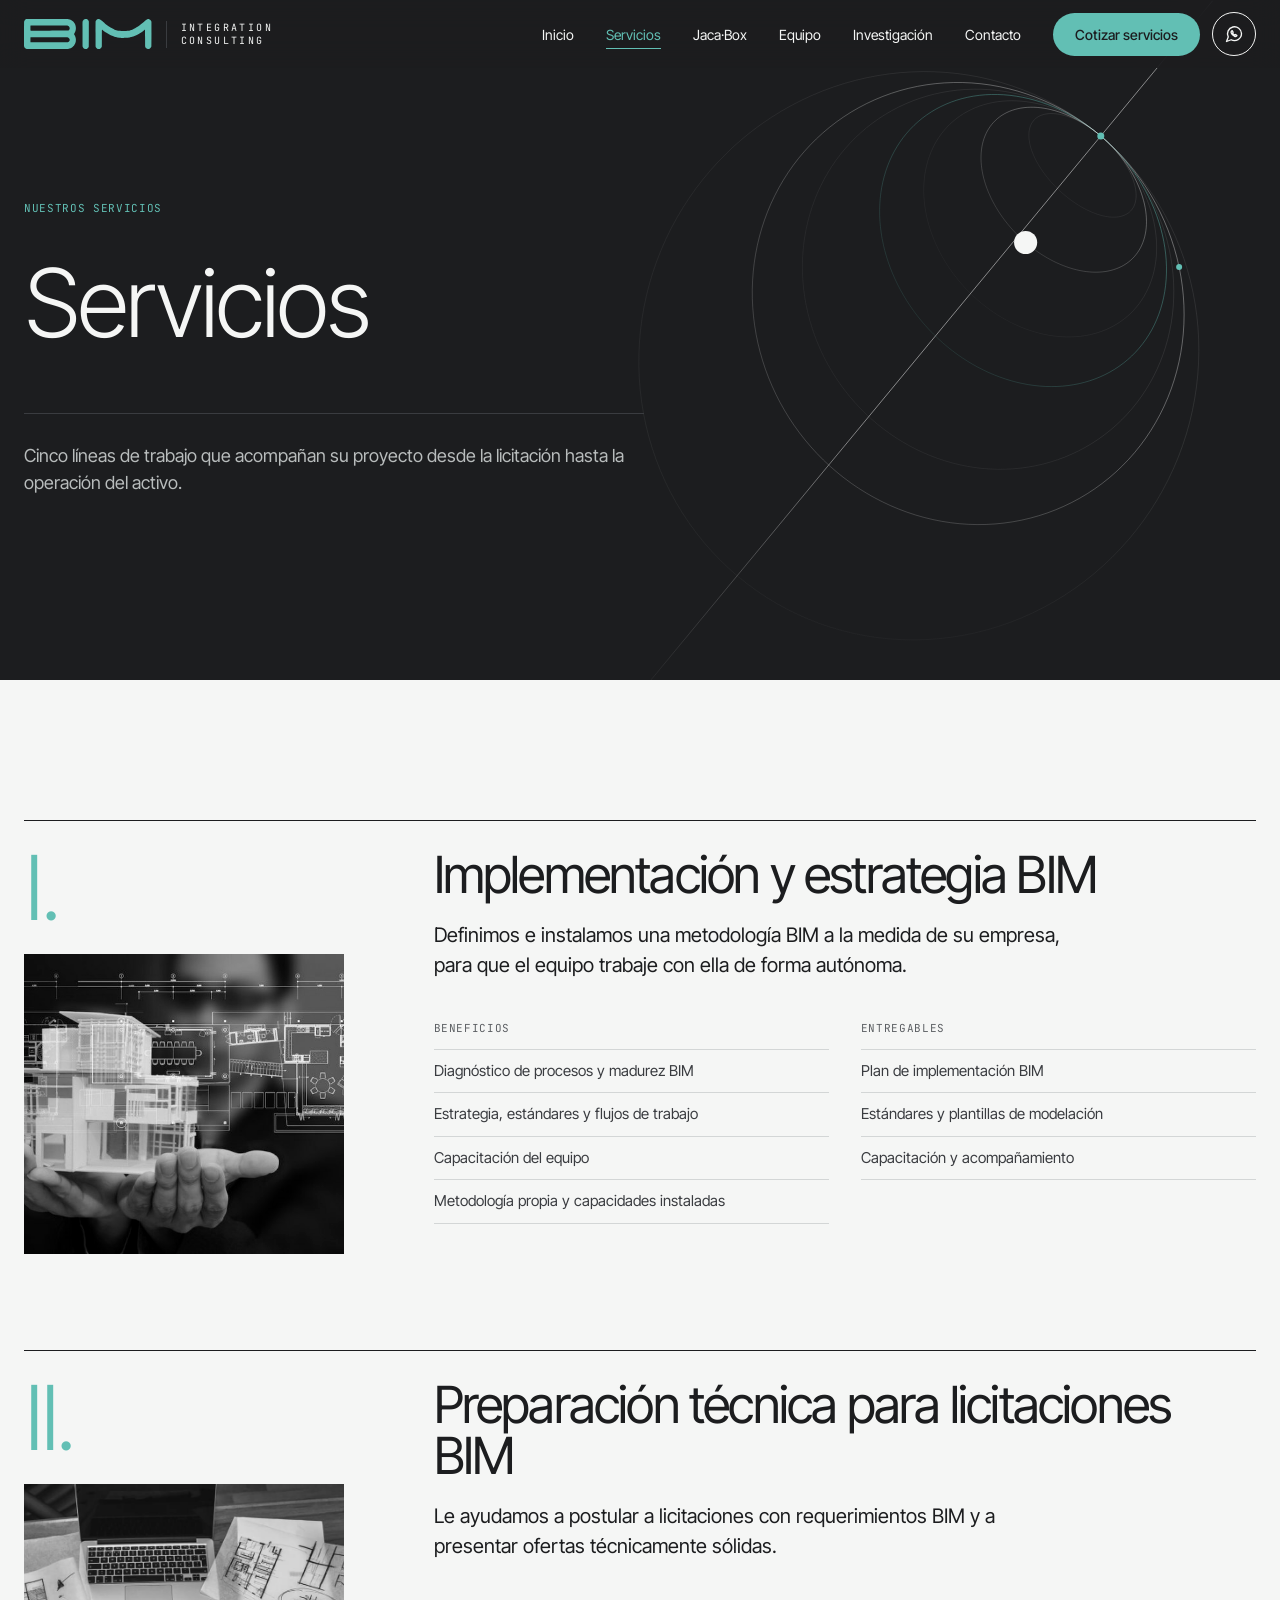
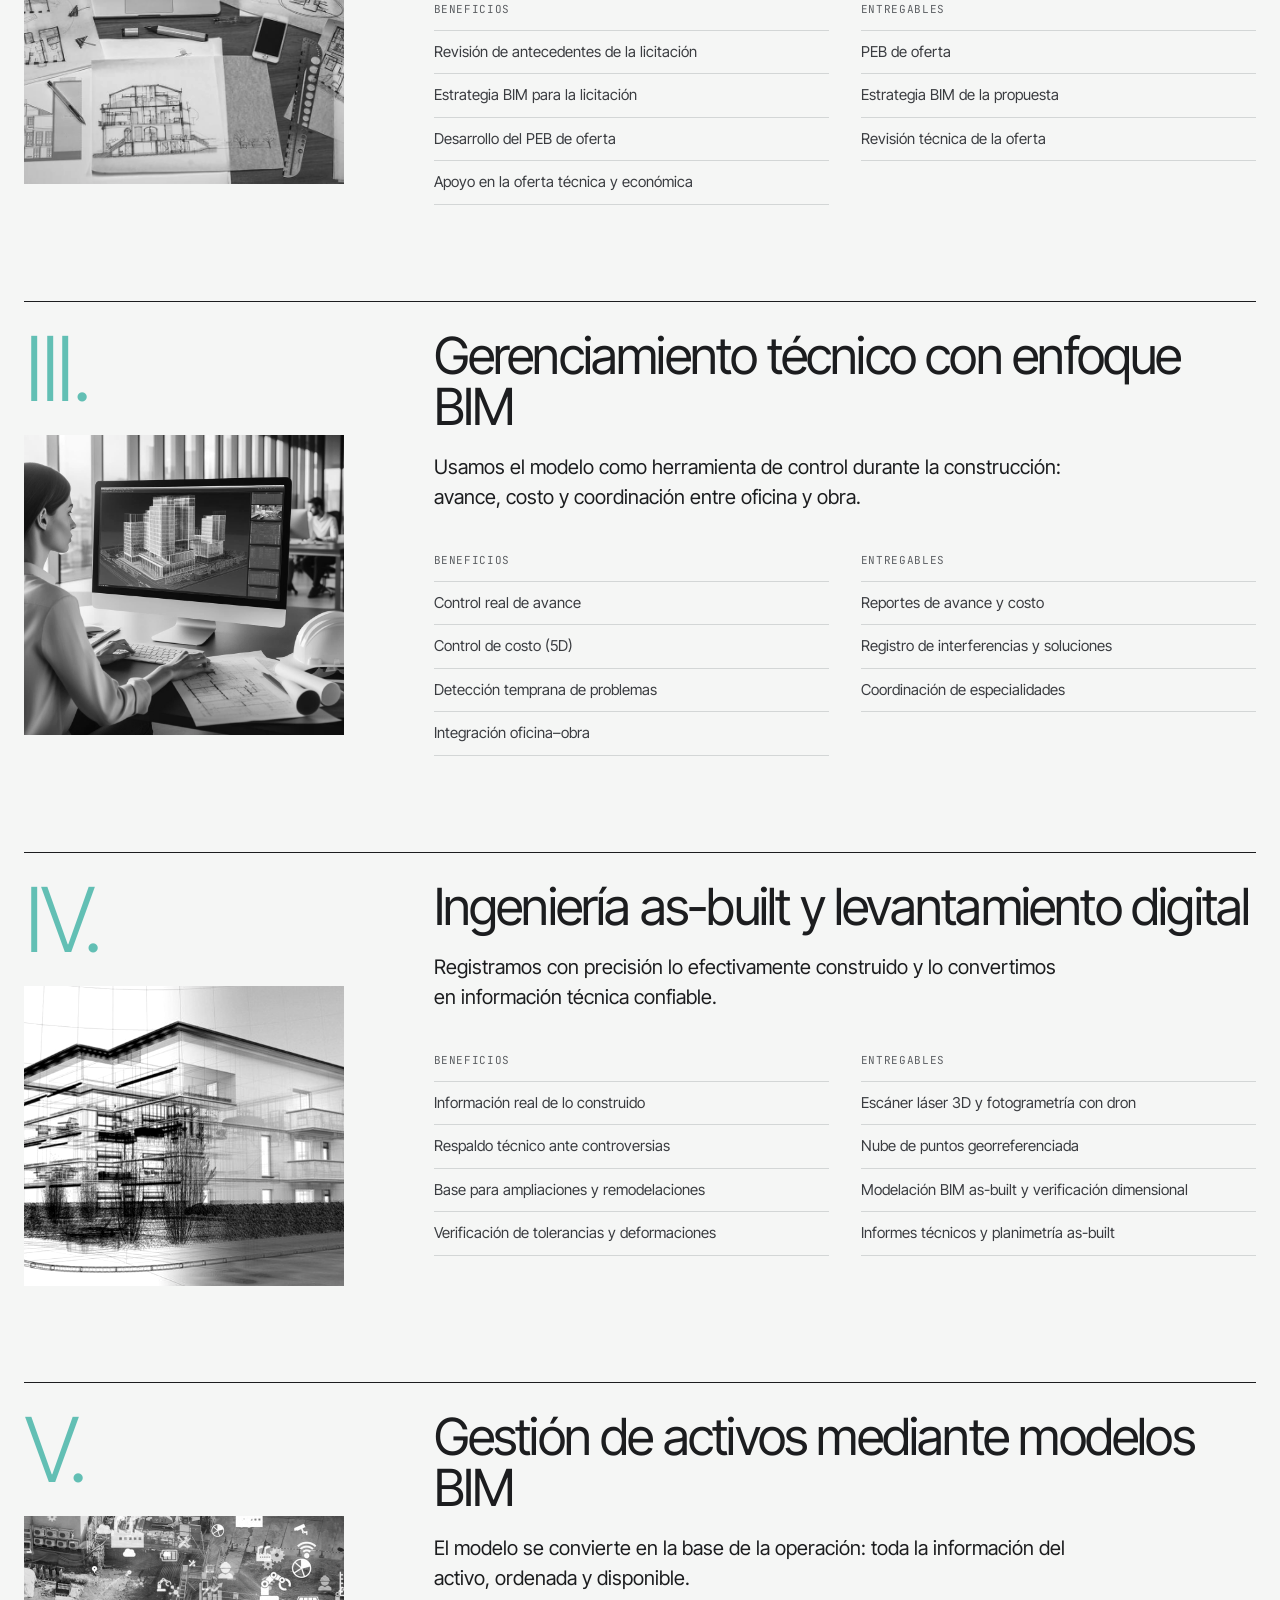
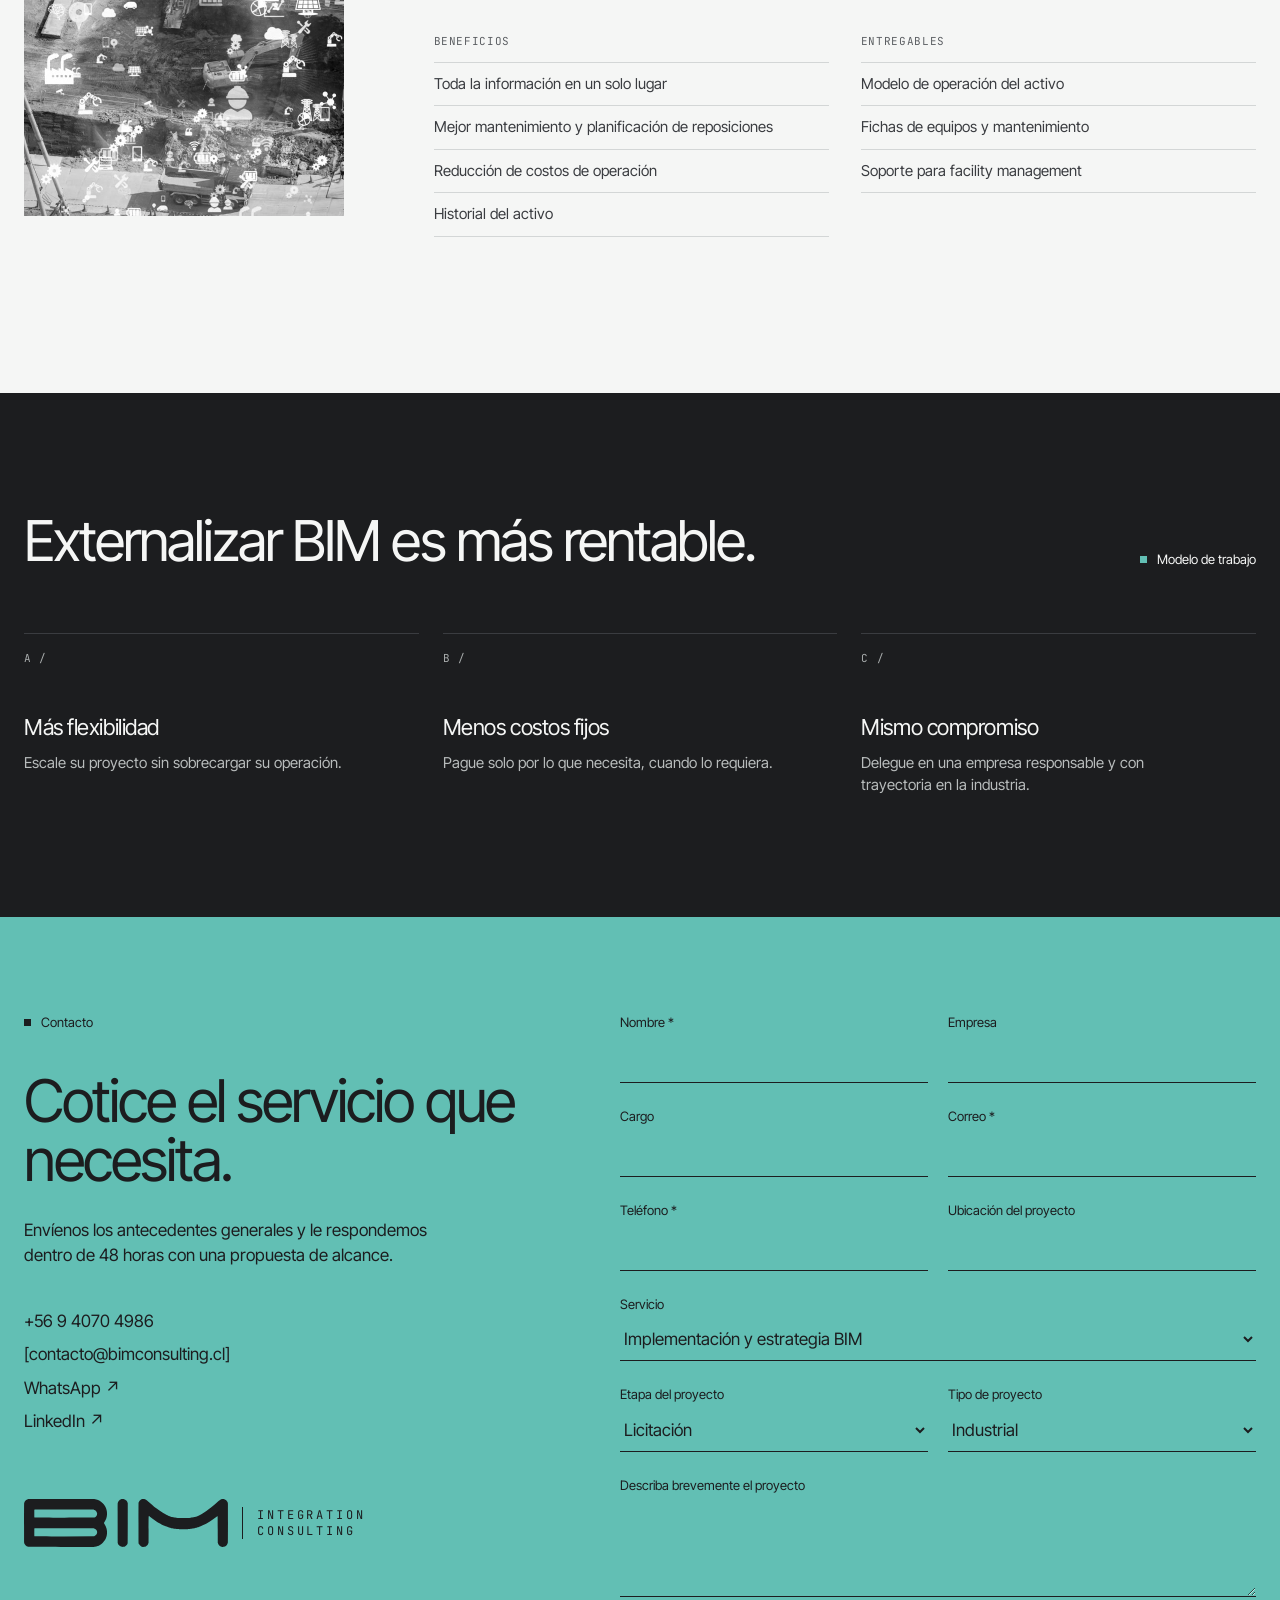
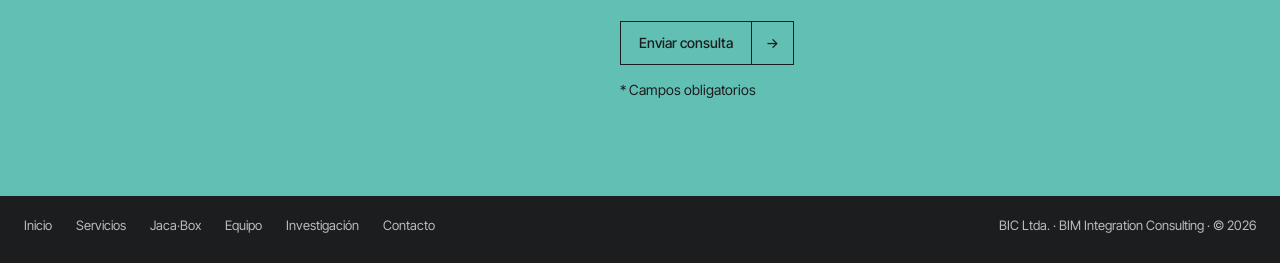
<file: bic/servicios.html>
<!doctype html>
<html lang="es">
<head>
<meta charset="utf-8">
<meta name="viewport" content="width=device-width, initial-scale=1">
<title>Servicios — BIC BIM Integration Consulting</title>
<meta name="description" content="Implementación y estrategia BIM, licitaciones BIM, gerenciamiento técnico, ingeniería as-built y gestión de activos.">
<link rel="icon" type="image/png" href="assets/img/bic-icon.png">
<link rel="preconnect" href="https://fonts.googleapis.com">
<link rel="preconnect" href="https://fonts.gstatic.com" crossorigin="">
<link href="https://fonts.googleapis.com/css2?family=Inter+Tight:wght@300;400;500&amp;family=Inter:wght@400;500&amp;family=JetBrains+Mono:wght@400&amp;display=swap" rel="stylesheet">
<link rel="stylesheet" href="../assets/css/site.css">
<link rel="stylesheet" href="assets/bic.css">
</head>
<body>
<div style="background: #F5F6F5; color: #1C1D1F; font-family: 'Inter Tight', Inter, system-ui, sans-serif; font-size: 15px; line-height: 1.5; width: 100%;">
<header style="position: sticky; top: 0; z-index: 20; background: rgba(28,29,31,0.86); backdrop-filter: blur(14px); color: #F5F6F5;">
<nav aria-label="Principal" style="max-width: 1400px; margin: 0 auto; padding: 12px 24px; display: flex; flex-wrap: wrap; align-items: center; justify-content: space-between; gap: 16px 32px;">
<a href="index.html" aria-label="BIM Integration Consulting, inicio" style="color: #F5F6F5; text-decoration: none;">
<div style="display: flex; align-items: center; gap: 14px;"><svg role="img" aria-label="BIM" viewBox="8.0 8.3 438.2 103.1" style="height: 30px; width: auto; display: block;"><path fill="#62BFB4" fill-rule="evenodd" d="M157.48 111.24 C161.06 110.86 162.10 110.71 162.85 110.48 C163.31 110.33 164.14 110.09 164.69 109.94 C167.13 109.25 170.02 107.84 172.81 105.96 C175.68 104.04 179.19 100.49 181.13 97.54 C182.67 95.20 184.50 91.32 185.05 89.22 C185.22 88.58 185.47 87.64 185.61 87.12 C186.18 85.05 186.52 79.89 186.26 77.44 C185.96 74.63 185.73 73.34 185.25 71.64 C184.32 68.34 182.91 65.22 181.14 62.54 C179.48 60.02 179.48 60.17 180.94 57.87 C184.55 52.21 186.12 47.20 186.34 40.69 C186.41 38.88 186.35 38.02 185.92 34.56 C185.74 33.07 184.79 29.32 184.42 28.59 C184.31 28.38 184.12 27.92 184.00 27.57 C182.86 24.35 179.90 19.88 177.10 17.19 C172.43 12.69 167.09 9.89 161.13 8.81 L158.69 8.37 L87.93 8.37 L17.18 8.38 L16.06 8.70 C14.23 9.23 13.01 9.97 11.49 11.49 C9.78 13.18 8.88 14.92 8.30 17.62 C8.08 18.66 8.03 100.32 8.26 101.57 C8.45 102.69 8.99 104.49 9.34 105.19 C10.28 107.06 11.94 108.84 13.74 109.92 C14.96 110.64 15.53 110.84 17.17 111.13 C18.37 111.34 22.06 111.35 87.35 111.36 C134.35 111.37 156.65 111.33 157.48 111.24 Z M222.06 111.08 C223.60 110.83 223.94 110.72 224.81 110.25 C228.02 108.52 229.80 106.25 230.74 102.69 C230.83 102.34 230.87 89.16 230.87 59.71 L230.88 17.23 L230.56 16.27 C229.88 14.23 229.22 13.10 227.90 11.73 C226.16 9.91 225.22 9.34 222.90 8.68 C221.82 8.38 221.60 8.36 219.71 8.40 C217.85 8.45 217.60 8.48 216.55 8.84 C212.94 10.07 210.32 13.07 209.37 17.04 C209.13 18.09 209.12 18.42 209.16 60.20 L209.19 102.31 L209.68 103.74 C210.30 105.55 211.25 106.99 212.78 108.44 C214.45 110.04 215.81 110.72 218.11 111.12 C219.86 111.42 220.02 111.42 222.06 111.08 Z M266.66 111.11 C267.95 110.89 268.39 110.76 269.50 110.21 C270.70 109.62 270.93 109.45 272.25 108.13 C273.94 106.44 274.59 105.41 275.17 103.46 L275.55 102.19 L275.62 73.93 C275.69 43.71 275.65 45.44 276.26 45.12 C276.58 44.95 276.97 45.13 277.89 45.90 C280.86 48.39 287.40 53.19 291.62 55.97 C296.66 59.29 303.73 63.21 308.03 65.08 C310.45 66.13 311.76 66.68 312.81 67.09 C314.45 67.72 316.93 68.60 317.89 68.88 C318.35 69.01 319.02 69.24 319.39 69.38 C319.75 69.52 320.53 69.75 321.12 69.89 C321.71 70.03 322.64 70.27 323.19 70.44 C323.74 70.60 324.83 70.85 325.62 71.00 C326.42 71.14 327.46 71.37 327.95 71.51 C328.43 71.64 329.47 71.83 330.26 71.94 C331.04 72.04 332.36 72.24 333.19 72.37 C335.34 72.72 336.43 72.85 338.69 73.00 C339.79 73.07 340.91 73.16 341.19 73.19 C341.96 73.28 348.51 73.53 350.12 73.53 C352.04 73.53 357.41 73.30 359.44 73.14 C360.33 73.07 361.72 72.95 362.51 72.89 C363.31 72.82 365.08 72.59 366.45 72.38 C368.73 72.02 369.70 71.85 373.50 71.11 C374.22 70.97 375.35 70.69 376.00 70.50 C376.65 70.30 377.57 70.05 378.05 69.94 C378.52 69.84 379.38 69.58 379.96 69.37 C380.54 69.17 381.10 69.00 381.20 69.00 C381.44 69.00 385.58 67.51 387.59 66.69 C389.48 65.93 390.05 65.68 392.00 64.79 C402.05 60.18 410.64 54.81 420.94 46.70 C423.05 45.04 423.37 44.89 423.82 45.39 C424.06 45.64 424.06 46.34 424.12 73.86 L424.19 102.06 L424.61 103.31 C425.62 106.31 427.28 108.46 429.73 109.91 C431.00 110.67 431.48 110.83 433.31 111.14 C434.99 111.43 435.79 111.40 437.75 111.00 C442.04 110.12 445.52 106.03 445.99 101.32 C446.17 99.51 446.18 19.95 446.00 18.31 C445.83 16.80 445.66 16.12 445.17 14.97 C443.89 11.96 441.34 9.65 438.30 8.74 C437.20 8.41 436.92 8.38 435.26 8.37 C433.46 8.37 433.40 8.38 431.96 8.87 C429.74 9.61 428.61 10.38 425.32 13.37 C420.46 17.79 414.75 22.65 409.70 26.68 C402.66 32.29 396.84 36.30 389.92 40.32 C385.22 43.05 378.04 46.11 374.12 47.06 C373.47 47.22 372.52 47.47 372.00 47.61 C371.09 47.86 368.26 48.35 366.12 48.63 C359.23 49.54 341.42 49.54 335.12 48.63 C330.77 48.00 329.69 47.82 328.06 47.43 C326.17 46.97 323.52 46.20 322.25 45.73 C319.83 44.84 319.18 44.59 318.00 44.11 C316.31 43.42 311.00 40.79 308.93 39.61 C304.80 37.28 298.08 32.78 293.75 29.45 C290.71 27.11 287.05 24.20 285.29 22.72 C282.67 20.52 278.05 16.52 275.94 14.63 C271.25 10.43 269.94 9.52 267.56 8.75 C266.33 8.36 266.29 8.35 264.38 8.41 C261.04 8.51 259.41 9.22 257.04 11.58 C255.72 12.89 255.61 13.04 254.94 14.43 C254.56 15.23 254.17 16.18 254.09 16.54 C253.97 17.04 253.94 26.61 253.94 59.81 C253.94 107.76 253.83 102.85 254.92 105.13 C255.97 107.32 257.73 109.11 259.88 110.19 C261.08 110.79 261.54 110.93 263.13 111.18 C264.62 111.41 264.93 111.41 266.66 111.11 Z M30.90 88.44 C30.10 88.09 30.12 88.23 30.15 79.63 L30.19 71.88 L30.53 71.53 L30.88 71.19 L94.13 71.16 L157.38 71.12 L158.74 71.56 C161.75 72.54 163.99 74.74 164.82 77.56 C165.09 78.47 165.13 81.13 164.88 82.00 C164.80 82.30 164.44 83.09 164.08 83.74 C162.91 85.90 160.99 87.51 158.72 88.23 L157.69 88.56 L94.50 88.59 C39.91 88.61 31.26 88.59 30.90 88.44 Z M31.50 48.29 C31.33 48.26 31.03 48.18 30.84 48.10 C30.11 47.82 30.12 47.97 30.12 39.50 L30.12 31.73 L30.48 31.38 C30.77 31.09 30.98 31.01 31.63 30.94 C32.08 30.90 60.51 30.88 94.81 30.90 C152.40 30.94 157.25 30.96 158.02 31.15 C161.64 32.05 164.59 35.35 165.02 39.00 C165.34 41.74 164.60 43.93 162.71 45.81 C161.60 46.92 160.23 47.77 159.01 48.11 C158.38 48.29 151.87 48.31 95.06 48.32 C60.27 48.33 31.67 48.32 31.50 48.29 Z"></path></svg><span class="mono" style="font-size: 10px; letter-spacing: 0.24em; padding-left: 14px; border-left: 1px solid #3A3C40; line-height: 1.35;">Integration<br>Consulting</span></div>
</a>
<div class="nv-links" style="display: flex; flex-wrap: wrap; align-items: center; gap: 12px 32px; font-size: 14px;">
<a class="navl" href="index.html" style="color: #F5F6F5;">Inicio</a>
<a class="navl on" href="servicios.html" aria-current="page" style="color: #F5F6F5;">Servicios</a>
<a class="navl" href="jacabox.html" style="color: #F5F6F5;">Jaca·Box</a>
<a class="navl" href="equipo.html" style="color: #F5F6F5;">Equipo</a>
<a class="navl" href="investigacion.html" style="color: #F5F6F5;">Investigación</a>
<a class="navl" href="contacto.html" style="color: #F5F6F5;">Contacto</a>
<a class="btn" href="#contacto" style="text-decoration: none; background: #62BFB4; color: #1C1D1F; padding: 11px 22px; border-radius: 999px; font-weight: 500;">Cotizar servicios</a>
<a class="btn" href="https://wa.me/56940704986" target="_blank" rel="noopener" aria-label="Escribir por WhatsApp" title="WhatsApp" style="display: inline-flex; align-items: center; justify-content: center; width: 44px; height: 44px; margin-left: -20px; box-sizing: border-box; border: 1px solid #F5F6F5; border-radius: 999px; color: #F5F6F5;"><svg aria-hidden="true" width="20" height="20" viewBox="0 0 24 24" fill="none" stroke="currentColor" stroke-width="1.6" stroke-linecap="round" stroke-linejoin="round"><path d="M21 11.5a8.4 8.4 0 0 1-12.4 7.4L3 21l2.1-5.5A8.4 8.4 0 1 1 21 11.5z"></path><path d="M9.3 8.4c.3-.4.8-.4 1 .1l.6 1.3c.1.3 0 .6-.2.8l-.4.4c.5 1 1.3 1.8 2.3 2.3l.4-.4c.2-.2.5-.3.8-.2l1.3.6c.5.2.5.7.1 1-.7.6-1.6.8-2.4.5-2-.7-3.5-2.2-4.2-4.2-.3-.8-.1-1.7.5-2.4z"></path></svg></a>
</div>
<button class="nv-bg" type="button" aria-label="Abrir menú" aria-expanded="false" aria-controls="nv-ov"><i></i><i></i><i></i></button>
</nav>
</header>
<div id="nv-ov" class="nv-ov" aria-hidden="true">
<nav aria-label="Menú" class="nv-in">
<a class="nv-l" href="index.html"><span class="mono">01</span><span>Inicio</span></a>
<a class="nv-l on" href="servicios.html" aria-current="page"><span class="mono">02</span><span>Servicios</span></a>
<a class="nv-l" href="jacabox.html"><span class="mono">03</span><span>Jaca·Box</span></a>
<a class="nv-l" href="equipo.html"><span class="mono">04</span><span>Equipo</span></a>
<a class="nv-l" href="investigacion.html"><span class="mono">05</span><span>Investigación</span></a>
<a class="nv-l" href="contacto.html"><span class="mono">06</span><span>Contacto</span></a>
</nav>
<div class="nv-ft">
<a class="btn" href="#contacto" style="text-decoration: none; background: #62BFB4; color: #1C1D1F; padding: 15px 26px; border-radius: 999px; font-weight: 500;">Cotizar servicios</a>
<a class="btn" href="https://wa.me/56940704986" target="_blank" rel="noopener" aria-label="Escribir por WhatsApp" style="display: inline-flex; align-items: center; justify-content: center; width: 52px; height: 52px; box-sizing: border-box; border: 1px solid #F5F6F5; border-radius: 999px; color: #F5F6F5;"><svg aria-hidden="true" width="20" height="20" viewBox="0 0 24 24" fill="none" stroke="currentColor" stroke-width="1.6" stroke-linecap="round" stroke-linejoin="round"><path d="M21 11.5a8.4 8.4 0 0 1-12.4 7.4L3 21l2.1-5.5A8.4 8.4 0 1 1 21 11.5z"></path><path d="M9.3 8.4c.3-.4.8-.4 1 .1l.6 1.3c.1.3 0 .6-.2.8l-.4.4c.5 1 1.3 1.8 2.3 2.3l.4-.4c.2-.2.5-.3.8-.2l1.3.6c.5.2.5.7.1 1-.7.6-1.6.8-2.4.5-2-.7-3.5-2.2-4.2-4.2-.3-.8-.1-1.7.5-2.4z"></path></svg></a>
</div>
</div>
<section style="position: relative; overflow: hidden; margin-top: -68px; min-height: 680px; display: flex; align-items: flex-start; background: #1C1D1F; color: #F5F6F5;">
<canvas class="rings" aria-hidden="true"></canvas><div class="rg-sh" aria-hidden="true"></div>
<div style="position: relative; width: 100%; max-width: 1400px; margin: 0 auto; padding: 200px 24px 88px; box-sizing: border-box;">
<div class="mono fade" style="color: #62BFB4; margin-bottom: 40px;">Nuestros servicios</div>
<h1 style="font-weight: 300; font-size: clamp(46px, 7.4vw, 118px); line-height: 0.98; letter-spacing: -0.04em; margin: 0;"><span class="ln"><span>Servicios</span></span></h1>
<p class="fade" style="margin: 56px 0 0; padding-top: 28px; border-top: 1px solid #3A3C40; max-width: 620px; font-size: 18px; color: #B8BCBC;">Cinco líneas de trabajo que acompañan su proyecto desde la licitación hasta la operación del activo.</p>
</div>
</section>
<section style="padding: 140px 24px 60px;">
<article id="s1" class="srow">
<div style="flex: 1 1 240px; display: flex; flex-direction: column; gap: 28px;">
<div class="num" aria-hidden="true">I.</div>
<div class="ph" style="height: 300px; max-width: 320px; background: #1C1D1F;"><div><img class="pt" src="assets/img/s1-estrategia.jpg" alt="Manos sosteniendo una maqueta sobre planos digitales" style="width: 100%; height: 100%; object-fit: cover; display: block;"></div></div>
</div>
<div class="rv" style="flex: 2.2 1 520px;">
<h2 style="margin: 0 0 20px; font-weight: 400; font-size: clamp(30px, 4vw, 60px); line-height: 1; letter-spacing: -0.035em;">Implementación y estrategia BIM</h2>
<p style="margin: 0 0 40px; font-size: 20px; max-width: 640px;">Definimos e instalamos una metodología BIM a la medida de su empresa, para que el equipo trabaje con ella de forma autónoma.</p>
<div style="display: grid; grid-template-columns: repeat(auto-fit, minmax(260px, 1fr)); gap: 32px;">
<div><div class="mono" style="color: #5C5F63; margin-bottom: 12px;">Beneficios</div><ul><li>Diagnóstico de procesos y madurez BIM</li><li>Estrategia, estándares y flujos de trabajo</li><li>Capacitación del equipo</li><li>Metodología propia y capacidades instaladas</li></ul></div>
<div><div class="mono" style="color: #5C5F63; margin-bottom: 12px;">Entregables</div><ul><li>Plan de implementación BIM</li><li>Estándares y plantillas de modelación</li><li>Capacitación y acompañamiento</li></ul></div>
</div>
</div>
</article>
<article id="s2" class="srow">
<div style="flex: 1 1 240px; display: flex; flex-direction: column; gap: 28px;">
<div class="num" aria-hidden="true">II.</div>
<div class="ph" style="height: 300px; max-width: 320px; background: #1C1D1F;"><div><img class="pt" src="assets/img/s2-licitaciones.jpg" alt="Croquis, planos y notebook sobre una mesa de trabajo" style="width: 100%; height: 100%; object-fit: cover; display: block;"></div></div>
</div>
<div class="rv" style="flex: 2.2 1 520px;">
<h2 style="margin: 0 0 20px; font-weight: 400; font-size: clamp(30px, 4vw, 60px); line-height: 1; letter-spacing: -0.035em;">Preparación técnica para licitaciones BIM</h2>
<p style="margin: 0 0 40px; font-size: 20px; max-width: 640px;">Le ayudamos a postular a licitaciones con requerimientos BIM y a presentar ofertas técnicamente sólidas.</p>
<div style="display: grid; grid-template-columns: repeat(auto-fit, minmax(260px, 1fr)); gap: 32px;">
<div><div class="mono" style="color: #5C5F63; margin-bottom: 12px;">Beneficios</div><ul><li>Revisión de antecedentes de la licitación</li><li>Estrategia BIM para la licitación</li><li>Desarrollo del PEB de oferta</li><li>Apoyo en la oferta técnica y económica</li></ul></div>
<div><div class="mono" style="color: #5C5F63; margin-bottom: 12px;">Entregables</div><ul><li>PEB de oferta</li><li>Estrategia BIM de la propuesta</li><li>Revisión técnica de la oferta</li></ul></div>
</div>
</div>
</article>
<article id="s3" class="srow">
<div style="flex: 1 1 240px; display: flex; flex-direction: column; gap: 28px;">
<div class="num" aria-hidden="true">III.</div>
<div class="ph" style="height: 300px; max-width: 320px; background: #1C1D1F;"><div><img class="pt" src="assets/img/s3-gerenciamiento.jpg" alt="Profesional revisando un modelo BIM en pantalla" style="width: 100%; height: 100%; object-fit: cover; display: block;"></div></div>
</div>
<div class="rv" style="flex: 2.2 1 520px;">
<h2 style="margin: 0 0 20px; font-weight: 400; font-size: clamp(30px, 4vw, 60px); line-height: 1; letter-spacing: -0.035em;">Gerenciamiento técnico con enfoque BIM</h2>
<p style="margin: 0 0 40px; font-size: 20px; max-width: 640px;">Usamos el modelo como herramienta de control durante la construcción: avance, costo y coordinación entre oficina y obra.</p>
<div style="display: grid; grid-template-columns: repeat(auto-fit, minmax(260px, 1fr)); gap: 32px;">
<div><div class="mono" style="color: #5C5F63; margin-bottom: 12px;">Beneficios</div><ul><li>Control real de avance</li><li>Control de costo (5D)</li><li>Detección temprana de problemas</li><li>Integración oficina–obra</li></ul></div>
<div><div class="mono" style="color: #5C5F63; margin-bottom: 12px;">Entregables</div><ul><li>Reportes de avance y costo</li><li>Registro de interferencias y soluciones</li><li>Coordinación de especialidades</li></ul></div>
</div>
</div>
</article>
<article id="s4" class="srow">
<div style="flex: 1 1 240px; display: flex; flex-direction: column; gap: 28px;">
<div class="num" aria-hidden="true">IV.</div>
<div class="ph" style="height: 300px; max-width: 320px; background: #1C1D1F;"><div><img class="pt" src="assets/img/s4-asbuilt.jpg" alt="Edificio que pasa de modelo digital a construcción terminada" style="width: 100%; height: 100%; object-fit: cover; display: block;"></div></div>
</div>
<div class="rv" style="flex: 2.2 1 520px;">
<h2 style="margin: 0 0 20px; font-weight: 400; font-size: clamp(30px, 4vw, 60px); line-height: 1; letter-spacing: -0.035em;">Ingeniería as-built y levantamiento digital</h2>
<p style="margin: 0 0 40px; font-size: 20px; max-width: 640px;">Registramos con precisión lo efectivamente construido y lo convertimos en información técnica confiable.</p>
<div style="display: grid; grid-template-columns: repeat(auto-fit, minmax(260px, 1fr)); gap: 32px;">
<div><div class="mono" style="color: #5C5F63; margin-bottom: 12px;">Beneficios</div><ul><li>Información real de lo construido</li><li>Respaldo técnico ante controversias</li><li>Base para ampliaciones y remodelaciones</li><li>Verificación de tolerancias y deformaciones</li></ul></div>
<div><div class="mono" style="color: #5C5F63; margin-bottom: 12px;">Entregables</div><ul><li>Escáner láser 3D y fotogrametría con dron</li><li>Nube de puntos georreferenciada</li><li>Modelación BIM as-built y verificación dimensional</li><li>Informes técnicos y planimetría as-built</li></ul></div>
</div>
</div>
</article>
<article id="s5" class="srow">
<div style="flex: 1 1 240px; display: flex; flex-direction: column; gap: 28px;">
<div class="num" aria-hidden="true">V.</div>
<div class="ph" style="height: 300px; max-width: 320px; background: #1C1D1F;"><div><img class="pt" src="assets/img/s5-activos.jpg" alt="Obra en terreno con capas de datos e íconos de gestión" style="width: 100%; height: 100%; object-fit: cover; display: block;"></div></div>
</div>
<div class="rv" style="flex: 2.2 1 520px;">
<h2 style="margin: 0 0 20px; font-weight: 400; font-size: clamp(30px, 4vw, 60px); line-height: 1; letter-spacing: -0.035em;">Gestión de activos mediante modelos BIM</h2>
<p style="margin: 0 0 40px; font-size: 20px; max-width: 640px;">El modelo se convierte en la base de la operación: toda la información del activo, ordenada y disponible.</p>
<div style="display: grid; grid-template-columns: repeat(auto-fit, minmax(260px, 1fr)); gap: 32px;">
<div><div class="mono" style="color: #5C5F63; margin-bottom: 12px;">Beneficios</div><ul><li>Toda la información en un solo lugar</li><li>Mejor mantenimiento y planificación de reposiciones</li><li>Reducción de costos de operación</li><li>Historial del activo</li></ul></div>
<div><div class="mono" style="color: #5C5F63; margin-bottom: 12px;">Entregables</div><ul><li>Modelo de operación del activo</li><li>Fichas de equipos y mantenimiento</li><li>Soporte para facility management</li></ul></div>
</div>
</div>
</article>
</section>
<section style="background: #1C1D1F; color: #F5F6F5; padding: 120px 24px;">
<div style="display: flex; flex-wrap: wrap; justify-content: space-between; align-items: flex-end; gap: 24px; margin-bottom: 64px;">
<h2 class="rv" style="margin: 0; font-weight: 400; font-size: clamp(30px, 4.4vw, 68px); line-height: 1; letter-spacing: -0.035em; max-width: 820px;">Externalizar BIM es más rentable.</h2>
<div class="lb w">Modelo de trabajo</div>
</div>
<div style="display: grid; grid-template-columns: repeat(auto-fit, minmax(240px, 1fr)); gap: 40px 24px;"><div class="rv"><div class="rule" style="height: 1px; background: #3A3C40; margin-bottom: 16px;"></div><div class="mono" style="color: #A9ADAD;">A /</div><h3 style="margin: 44px 0 8px; font-size: 22px; font-weight: 400; letter-spacing: -0.02em;">Más flexibilidad</h3><p style="margin: 0; color: #B8BCBC; max-width: 340px;">Escale su proyecto sin sobrecargar su operación.</p></div><div class="rv s2"><div class="rule" style="height: 1px; background: #3A3C40; margin-bottom: 16px;"></div><div class="mono" style="color: #A9ADAD;">B /</div><h3 style="margin: 44px 0 8px; font-size: 22px; font-weight: 400; letter-spacing: -0.02em;">Menos costos fijos</h3><p style="margin: 0; color: #B8BCBC; max-width: 340px;">Pague solo por lo que necesita, cuando lo requiera.</p></div><div class="rv s3"><div class="rule" style="height: 1px; background: #3A3C40; margin-bottom: 16px;"></div><div class="mono" style="color: #A9ADAD;">C /</div><h3 style="margin: 44px 0 8px; font-size: 22px; font-weight: 400; letter-spacing: -0.02em;">Mismo compromiso</h3><p style="margin: 0; color: #B8BCBC; max-width: 340px;">Delegue en una empresa responsable y con trayectoria en la industria.</p></div></div>
</section>
<section id="contacto" style="background: #62BFB4; color: #1C1D1F; overflow: hidden;">
<div style="padding: 96px 24px 96px; display: flex; flex-wrap: wrap; gap: 64px 32px;">
<div class="rv" style="flex: 1 1 400px;">
<div class="lb" style="margin-bottom: 40px;">Contacto</div>
<h2 style="margin: 0 0 28px; font-weight: 400; font-size: clamp(34px, 4.6vw, 72px); line-height: 1; letter-spacing: -0.035em;">Cotice el servicio que necesita.</h2>
<p style="margin: 0 0 40px; font-size: 17px; max-width: 420px;">Envíenos los antecedentes generales y le respondemos dentro de 48 horas con una propuesta de alcance.</p>
<div style="display: flex; flex-direction: column; align-items: flex-start; gap: 8px; font-size: 17px;">
<a class="navl" href="tel:+56940704986" style="color: #1C1D1F;">+56 9 4070 4986</a>
<a class="navl" href="#contacto" style="color: #1C1D1F;">[contacto@bimconsulting.cl]</a>
<a class="navl" href="https://wa.me/56940704986" target="_blank" rel="noopener" style="color: #1C1D1F;">WhatsApp ↗</a>
<a class="navl" href="#contacto" style="color: #1C1D1F;">LinkedIn ↗</a>
</div>
<div style="margin-top: 64px; color: #1C1D1F;"><div style="display: flex; align-items: center; gap: 14px;"><svg role="img" aria-label="BIM" viewBox="8.0 8.3 438.2 103.1" style="height: 48px; width: auto; display: block;"><path fill="#1C1D1F" fill-rule="evenodd" d="M157.48 111.24 C161.06 110.86 162.10 110.71 162.85 110.48 C163.31 110.33 164.14 110.09 164.69 109.94 C167.13 109.25 170.02 107.84 172.81 105.96 C175.68 104.04 179.19 100.49 181.13 97.54 C182.67 95.20 184.50 91.32 185.05 89.22 C185.22 88.58 185.47 87.64 185.61 87.12 C186.18 85.05 186.52 79.89 186.26 77.44 C185.96 74.63 185.73 73.34 185.25 71.64 C184.32 68.34 182.91 65.22 181.14 62.54 C179.48 60.02 179.48 60.17 180.94 57.87 C184.55 52.21 186.12 47.20 186.34 40.69 C186.41 38.88 186.35 38.02 185.92 34.56 C185.74 33.07 184.79 29.32 184.42 28.59 C184.31 28.38 184.12 27.92 184.00 27.57 C182.86 24.35 179.90 19.88 177.10 17.19 C172.43 12.69 167.09 9.89 161.13 8.81 L158.69 8.37 L87.93 8.37 L17.18 8.38 L16.06 8.70 C14.23 9.23 13.01 9.97 11.49 11.49 C9.78 13.18 8.88 14.92 8.30 17.62 C8.08 18.66 8.03 100.32 8.26 101.57 C8.45 102.69 8.99 104.49 9.34 105.19 C10.28 107.06 11.94 108.84 13.74 109.92 C14.96 110.64 15.53 110.84 17.17 111.13 C18.37 111.34 22.06 111.35 87.35 111.36 C134.35 111.37 156.65 111.33 157.48 111.24 Z M222.06 111.08 C223.60 110.83 223.94 110.72 224.81 110.25 C228.02 108.52 229.80 106.25 230.74 102.69 C230.83 102.34 230.87 89.16 230.87 59.71 L230.88 17.23 L230.56 16.27 C229.88 14.23 229.22 13.10 227.90 11.73 C226.16 9.91 225.22 9.34 222.90 8.68 C221.82 8.38 221.60 8.36 219.71 8.40 C217.85 8.45 217.60 8.48 216.55 8.84 C212.94 10.07 210.32 13.07 209.37 17.04 C209.13 18.09 209.12 18.42 209.16 60.20 L209.19 102.31 L209.68 103.74 C210.30 105.55 211.25 106.99 212.78 108.44 C214.45 110.04 215.81 110.72 218.11 111.12 C219.86 111.42 220.02 111.42 222.06 111.08 Z M266.66 111.11 C267.95 110.89 268.39 110.76 269.50 110.21 C270.70 109.62 270.93 109.45 272.25 108.13 C273.94 106.44 274.59 105.41 275.17 103.46 L275.55 102.19 L275.62 73.93 C275.69 43.71 275.65 45.44 276.26 45.12 C276.58 44.95 276.97 45.13 277.89 45.90 C280.86 48.39 287.40 53.19 291.62 55.97 C296.66 59.29 303.73 63.21 308.03 65.08 C310.45 66.13 311.76 66.68 312.81 67.09 C314.45 67.72 316.93 68.60 317.89 68.88 C318.35 69.01 319.02 69.24 319.39 69.38 C319.75 69.52 320.53 69.75 321.12 69.89 C321.71 70.03 322.64 70.27 323.19 70.44 C323.74 70.60 324.83 70.85 325.62 71.00 C326.42 71.14 327.46 71.37 327.95 71.51 C328.43 71.64 329.47 71.83 330.26 71.94 C331.04 72.04 332.36 72.24 333.19 72.37 C335.34 72.72 336.43 72.85 338.69 73.00 C339.79 73.07 340.91 73.16 341.19 73.19 C341.96 73.28 348.51 73.53 350.12 73.53 C352.04 73.53 357.41 73.30 359.44 73.14 C360.33 73.07 361.72 72.95 362.51 72.89 C363.31 72.82 365.08 72.59 366.45 72.38 C368.73 72.02 369.70 71.85 373.50 71.11 C374.22 70.97 375.35 70.69 376.00 70.50 C376.65 70.30 377.57 70.05 378.05 69.94 C378.52 69.84 379.38 69.58 379.96 69.37 C380.54 69.17 381.10 69.00 381.20 69.00 C381.44 69.00 385.58 67.51 387.59 66.69 C389.48 65.93 390.05 65.68 392.00 64.79 C402.05 60.18 410.64 54.81 420.94 46.70 C423.05 45.04 423.37 44.89 423.82 45.39 C424.06 45.64 424.06 46.34 424.12 73.86 L424.19 102.06 L424.61 103.31 C425.62 106.31 427.28 108.46 429.73 109.91 C431.00 110.67 431.48 110.83 433.31 111.14 C434.99 111.43 435.79 111.40 437.75 111.00 C442.04 110.12 445.52 106.03 445.99 101.32 C446.17 99.51 446.18 19.95 446.00 18.31 C445.83 16.80 445.66 16.12 445.17 14.97 C443.89 11.96 441.34 9.65 438.30 8.74 C437.20 8.41 436.92 8.38 435.26 8.37 C433.46 8.37 433.40 8.38 431.96 8.87 C429.74 9.61 428.61 10.38 425.32 13.37 C420.46 17.79 414.75 22.65 409.70 26.68 C402.66 32.29 396.84 36.30 389.92 40.32 C385.22 43.05 378.04 46.11 374.12 47.06 C373.47 47.22 372.52 47.47 372.00 47.61 C371.09 47.86 368.26 48.35 366.12 48.63 C359.23 49.54 341.42 49.54 335.12 48.63 C330.77 48.00 329.69 47.82 328.06 47.43 C326.17 46.97 323.52 46.20 322.25 45.73 C319.83 44.84 319.18 44.59 318.00 44.11 C316.31 43.42 311.00 40.79 308.93 39.61 C304.80 37.28 298.08 32.78 293.75 29.45 C290.71 27.11 287.05 24.20 285.29 22.72 C282.67 20.52 278.05 16.52 275.94 14.63 C271.25 10.43 269.94 9.52 267.56 8.75 C266.33 8.36 266.29 8.35 264.38 8.41 C261.04 8.51 259.41 9.22 257.04 11.58 C255.72 12.89 255.61 13.04 254.94 14.43 C254.56 15.23 254.17 16.18 254.09 16.54 C253.97 17.04 253.94 26.61 253.94 59.81 C253.94 107.76 253.83 102.85 254.92 105.13 C255.97 107.32 257.73 109.11 259.88 110.19 C261.08 110.79 261.54 110.93 263.13 111.18 C264.62 111.41 264.93 111.41 266.66 111.11 Z M30.90 88.44 C30.10 88.09 30.12 88.23 30.15 79.63 L30.19 71.88 L30.53 71.53 L30.88 71.19 L94.13 71.16 L157.38 71.12 L158.74 71.56 C161.75 72.54 163.99 74.74 164.82 77.56 C165.09 78.47 165.13 81.13 164.88 82.00 C164.80 82.30 164.44 83.09 164.08 83.74 C162.91 85.90 160.99 87.51 158.72 88.23 L157.69 88.56 L94.50 88.59 C39.91 88.61 31.26 88.59 30.90 88.44 Z M31.50 48.29 C31.33 48.26 31.03 48.18 30.84 48.10 C30.11 47.82 30.12 47.97 30.12 39.50 L30.12 31.73 L30.48 31.38 C30.77 31.09 30.98 31.01 31.63 30.94 C32.08 30.90 60.51 30.88 94.81 30.90 C152.40 30.94 157.25 30.96 158.02 31.15 C161.64 32.05 164.59 35.35 165.02 39.00 C165.34 41.74 164.60 43.93 162.71 45.81 C161.60 46.92 160.23 47.77 159.01 48.11 C158.38 48.29 151.87 48.31 95.06 48.32 C60.27 48.33 31.67 48.32 31.50 48.29 Z"></path></svg><span class="mono" style="font-size: 12px; letter-spacing: 0.24em; padding-left: 14px; border-left: 1px solid #1C1D1F; line-height: 1.35;">Integration<br>Consulting</span></div></div>
</div>
<form class="rv s2" aria-label="Formulario de contacto" style="flex: 1.2 1 440px; display: grid; grid-template-columns: repeat(2, minmax(0, 1fr)); gap: 24px 20px; align-content: end;">
<label style="display: flex; flex-direction: column; gap: 4px; font-size: 13px; color: #1C1D1F;"><span>Nombre <span class="req" aria-hidden="true">*</span></span>
<input type="text" name="nombre" required="required" style="background: transparent; border: 0; border-bottom: 1px solid #1C1D1F; color: #1C1D1F; padding: 10px 0; font-size: 17px;">
</label>
<label style="display: flex; flex-direction: column; gap: 4px; font-size: 13px; color: #1C1D1F;"><span>Empresa</span>
<input type="text" name="empresa" style="background: transparent; border: 0; border-bottom: 1px solid #1C1D1F; color: #1C1D1F; padding: 10px 0; font-size: 17px;">
</label>
<label style="display: flex; flex-direction: column; gap: 4px; font-size: 13px; color: #1C1D1F;"><span>Cargo</span>
<input type="text" name="cargo" style="background: transparent; border: 0; border-bottom: 1px solid #1C1D1F; color: #1C1D1F; padding: 10px 0; font-size: 17px;">
</label>
<label style="display: flex; flex-direction: column; gap: 4px; font-size: 13px; color: #1C1D1F;"><span>Correo <span class="req" aria-hidden="true">*</span></span>
<input type="email" name="correo" required="required" style="background: transparent; border: 0; border-bottom: 1px solid #1C1D1F; color: #1C1D1F; padding: 10px 0; font-size: 17px;">
</label>
<label style="display: flex; flex-direction: column; gap: 4px; font-size: 13px; color: #1C1D1F;"><span>Teléfono <span class="req" aria-hidden="true">*</span></span>
<input type="tel" name="telefono" required="required" style="background: transparent; border: 0; border-bottom: 1px solid #1C1D1F; color: #1C1D1F; padding: 10px 0; font-size: 17px;">
</label>
<label style="display: flex; flex-direction: column; gap: 4px; font-size: 13px; color: #1C1D1F;"><span>Ubicación del proyecto</span>
<input type="text" name="ubicacion" style="background: transparent; border: 0; border-bottom: 1px solid #1C1D1F; color: #1C1D1F; padding: 10px 0; font-size: 17px;">
</label>
<label style="grid-column: 1 / -1; display: flex; flex-direction: column; gap: 4px; font-size: 13px; color: #1C1D1F;"><span>Servicio</span>
<select name="servicio" style="background: #62BFB4; border: 0; border-bottom: 1px solid #1C1D1F; color: #1C1D1F; padding: 10px 0; font-size: 17px;">
<option>Implementación y estrategia BIM</option>
<option>Preparación técnica para licitaciones BIM</option>
<option>Gerenciamiento técnico con enfoque BIM</option>
<option>Ingeniería as-built y levantamiento digital</option>
<option>Gestión de activos mediante modelos BIM</option>
<option>JACA·BOX: demo o licencia</option>
<option>Otra consulta</option>
</select>
</label>
<label style="display: flex; flex-direction: column; gap: 4px; font-size: 13px; color: #1C1D1F;"><span>Etapa del proyecto</span>
<select name="etapa" style="background: #62BFB4; border: 0; border-bottom: 1px solid #1C1D1F; color: #1C1D1F; padding: 10px 0; font-size: 17px;">
<option>Licitación</option>
<option>Diseño</option>
<option>Construcción</option>
<option>Operación</option>
</select>
</label>
<label style="display: flex; flex-direction: column; gap: 4px; font-size: 13px; color: #1C1D1F;"><span>Tipo de proyecto</span>
<select name="tipo" style="background: #62BFB4; border: 0; border-bottom: 1px solid #1C1D1F; color: #1C1D1F; padding: 10px 0; font-size: 17px;">
<option>Industrial</option>
<option>Infraestructura</option>
<option>Edificación</option>
<option>Minería y energía</option>
<option>Otro</option>
</select>
</label>
<label style="grid-column: 1 / -1; display: flex; flex-direction: column; gap: 4px; font-size: 13px; color: #1C1D1F;"><span>Describa brevemente el proyecto</span>
<textarea name="mensaje" rows="3" style="background: transparent; border: 0; border-bottom: 1px solid #1C1D1F; color: #1C1D1F; padding: 10px 0; font-size: 17px; resize: vertical;"></textarea>
</label>
<div style="grid-column: 1 / -1;">
<button class="bt dk" type="submit" style="background: transparent; cursor: pointer; padding: 0;"><span>Enviar consulta</span><span aria-hidden="true">→</span></button>
<p class="form-msg" role="status" style="margin: 14px 0 0; font-size: 14px;"><span class="req">*</span> Campos obligatorios</p>
</div>
</form>
</div>
</section>
<footer style="background: #1C1D1F; color: #F5F6F5; overflow: hidden;">
<div style="padding: 20px 24px 28px; display: flex; flex-wrap: wrap; justify-content: space-between; gap: 12px 28px; font-size: 13px; color: #B8BCBC;">
<nav aria-label="Pie de página" style="display: flex; flex-wrap: wrap; gap: 8px 24px;">
<a class="navl" href="index.html" style="color: #B8BCBC;">Inicio</a><a class="navl" href="servicios.html" style="color: #B8BCBC;">Servicios</a><a class="navl" href="jacabox.html" style="color: #B8BCBC;">Jaca·Box</a><a class="navl" href="equipo.html" style="color: #B8BCBC;">Equipo</a><a class="navl" href="investigacion.html" style="color: #B8BCBC;">Investigación</a><a class="navl" href="contacto.html" style="color: #B8BCBC;">Contacto</a>
</nav>
<div>BIC Ltda. · BIM Integration Consulting · © 2026</div>
</div>
</footer>
<div class="cur" aria-hidden="true"><span>Ver</span></div><div class="cur-dot" aria-hidden="true"></div>
</div>
<script src="../assets/js/site.js"></script>
<script src="assets/bic.js"></script>
</body>
</html>
</file>
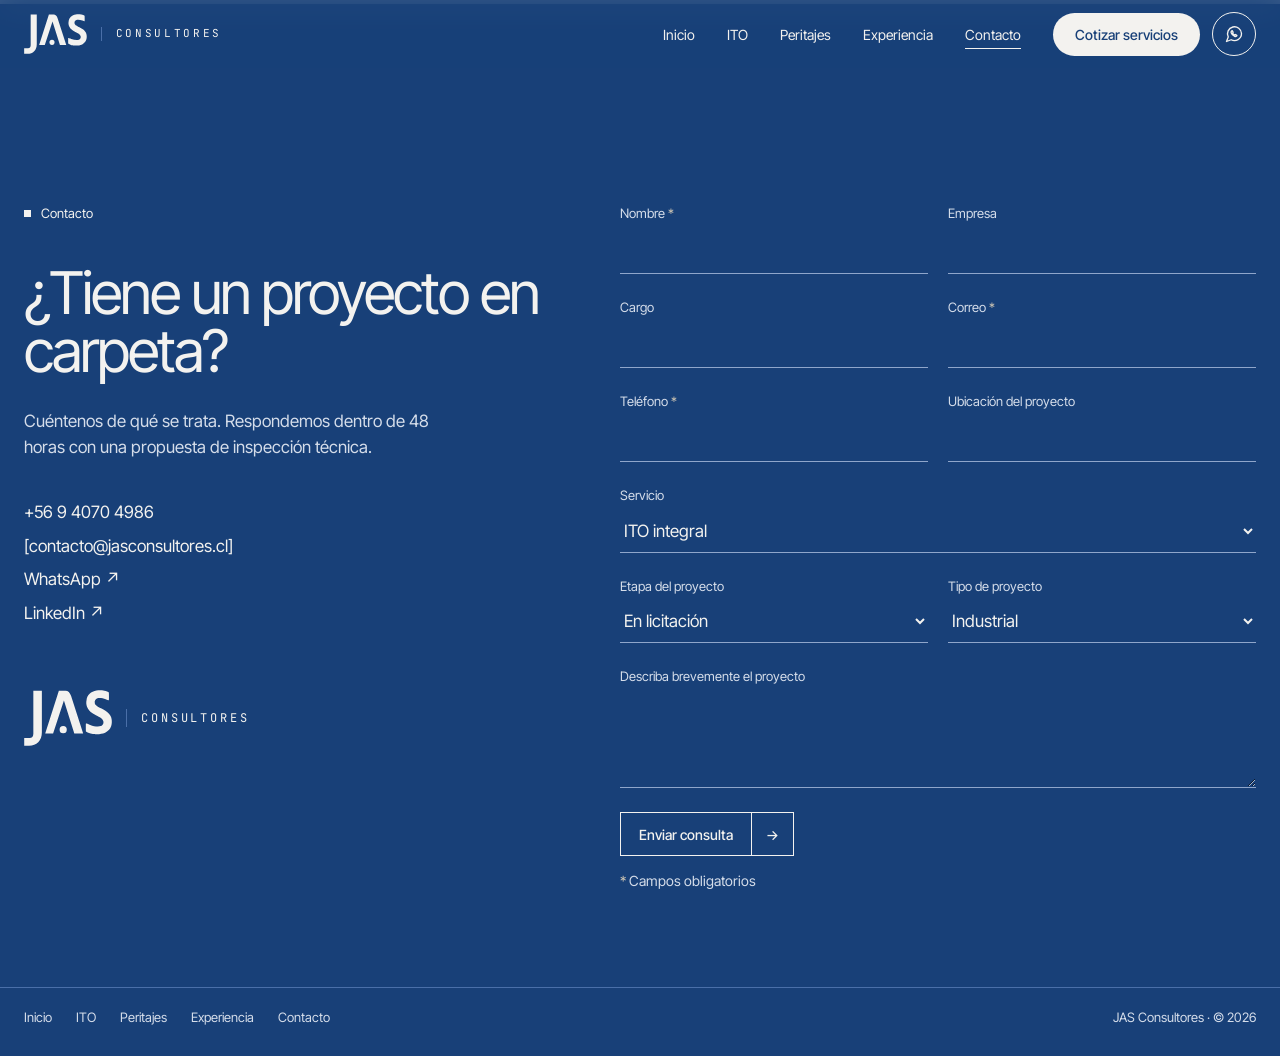
<file: consultores/contacto.html>
<!doctype html>
<html lang="es">
<head>
<meta charset="utf-8">
<meta name="viewport" content="width=device-width, initial-scale=1">
<title>Contacto — JAS Consultores</title>
<meta name="description" content="Cotice la inspección técnica de su proyecto con JAS Consultores.">
<link rel="icon" type="image/svg+xml" href="../assets/img/jas-logo.svg">
<link rel="preconnect" href="https://fonts.googleapis.com">
<link rel="preconnect" href="https://fonts.gstatic.com" crossorigin="">
<link href="https://fonts.googleapis.com/css2?family=Inter+Tight:wght@300;400;500&amp;family=Inter:wght@400;500&amp;family=JetBrains+Mono:wght@400&amp;display=swap" rel="stylesheet">
<link rel="stylesheet" href="../assets/css/site.css">
<link rel="stylesheet" href="assets/consultores.css">
</head>
<body>
<div style="background: #F3F2EF; color: #1C1D1F; font-family: 'Inter Tight', Inter, system-ui, sans-serif; font-size: 15px; line-height: 1.5; width: 100%;">
<header style="position: sticky; top: 0; z-index: 20; background: rgba(24,64,120,0.86); backdrop-filter: blur(14px); color: #F3F2EF;">
<nav aria-label="Principal" style="max-width: 1400px; margin: 0 auto; padding: 12px 24px; display: flex; flex-wrap: wrap; align-items: center; justify-content: space-between; gap: 16px 32px;">
<a href="index.html" aria-label="JAS Consultores, inicio" style="display: flex; align-items: center; gap: 14px; color: #F3F2EF; text-decoration: none;">
<svg role="img" aria-label="JAS" viewBox="13 0 1669 1062" style="height: 40px; width: auto; display: block;"><path fill="currentColor" d="M190 13H352V800C352 960 250 1057 110 1057H17V912H120C165 912 190 880 190 830ZM415 826L674 13H800Q872 13 905 110L1135 826H967L770 199L565 826ZM688.5 753a68 68 0 1 0 136 0a68 68 0 1 0-136 0ZM1436 837C1501 830 1530 821 1568 801C1612 776 1649 735 1663 693C1664 689 1667 681 1668 676C1680 645 1682 592 1674 550C1659 469 1610 418 1484 353C1386 302 1364 285 1356 251C1346 208 1367 170 1406 157C1440 145 1509 153 1562 174C1619 196 1622 197 1624 182C1627 168 1624 48 1622 45C1618 37 1566 19 1537 14C1480 4 1437 3 1388 11C1284 26 1209 98 1199 193C1198 200 1196 211 1195 216C1190 253 1201 311 1222 348C1251 402 1290 435 1377 480C1462 524 1486 540 1504 563C1536 606 1520 665 1470 685C1426 702 1339 693 1269 663C1264 661 1253 656 1245 653C1237 650 1224 645 1215 641C1195 631 1188 632 1186 643C1185 654 1186 782 1188 786C1193 794 1219 806 1261 820C1278 825 1315 832 1344 835C1354 836 1365 837 1366 837C1373 838 1429 838 1436 837Z"></path></svg>
<span class="mono" style="font-size: 11px; letter-spacing: 0.24em; padding-left: 14px; border-left: 1px solid #4A6FA8; line-height: 1.2;">Consultores</span>
</a>
<div class="nv-links" style="display: flex; flex-wrap: wrap; align-items: center; gap: 12px 32px; font-size: 14px;">
<a class="navl" href="index.html" style="color: #F3F2EF;">Inicio</a>
<a class="navl" href="ito.html" style="color: #F3F2EF;">ITO</a>
<a class="navl" href="peritajes.html" style="color: #F3F2EF;">Peritajes</a>
<a class="navl" href="experiencia.html" style="color: #F3F2EF;">Experiencia</a>
<a class="navl on" href="contacto.html" aria-current="page" style="color: #F3F2EF;">Contacto</a>
<a class="btn" href="#contacto" style="text-decoration: none; background: #F3F2EF; color: #184078; padding: 11px 22px; border-radius: 999px; font-weight: 500;">Cotizar servicios</a>
<a class="btn" href="https://wa.me/56940704986" target="_blank" rel="noopener" aria-label="Escribir por WhatsApp" title="WhatsApp" style="display: inline-flex; align-items: center; justify-content: center; width: 44px; height: 44px; margin-left: -20px; box-sizing: border-box; border: 1px solid #F3F2EF; border-radius: 999px; color: #F3F2EF;"><svg aria-hidden="true" width="20" height="20" viewBox="0 0 24 24" fill="none" stroke="currentColor" stroke-width="1.6" stroke-linecap="round" stroke-linejoin="round"><path d="M21 11.5a8.4 8.4 0 0 1-12.4 7.4L3 21l2.1-5.5A8.4 8.4 0 1 1 21 11.5z"></path><path d="M9.3 8.4c.3-.4.8-.4 1 .1l.6 1.3c.1.3 0 .6-.2.8l-.4.4c.5 1 1.3 1.8 2.3 2.3l.4-.4c.2-.2.5-.3.8-.2l1.3.6c.5.2.5.7.1 1-.7.6-1.6.8-2.4.5-2-.7-3.5-2.2-4.2-4.2-.3-.8-.1-1.7.5-2.4z"></path></svg></a>
</div>
<button class="nv-bg" type="button" aria-label="Abrir menú" aria-expanded="false" aria-controls="nv-ov"><i></i><i></i><i></i></button>
</nav>
</header>
<div id="nv-ov" class="nv-ov" aria-hidden="true" style="--nv-bg: #1C1D1F; --nv-ac: #8FA6CB; --nv-ln: #3A3C40; --nv-mu: #7D8282;">
<nav aria-label="Menú" class="nv-in">
<a class="nv-l" href="index.html"><span class="mono">01</span><span>Inicio</span></a>
<a class="nv-l" href="ito.html"><span class="mono">02</span><span>ITO</span></a>
<a class="nv-l" href="peritajes.html"><span class="mono">03</span><span>Peritajes</span></a>
<a class="nv-l" href="experiencia.html"><span class="mono">04</span><span>Experiencia</span></a>
<a class="nv-l on" href="contacto.html" aria-current="page"><span class="mono">05</span><span>Contacto</span></a>
</nav>
<div class="nv-ft">
<a class="btn" href="#contacto" style="text-decoration: none; background: #F3F2EF; color: #184078; padding: 11px 22px; border-radius: 999px; font-weight: 500;">Cotizar servicios</a>
<a class="btn" href="https://wa.me/56940704986" target="_blank" rel="noopener" aria-label="Escribir por WhatsApp" title="WhatsApp" style="display: inline-flex; align-items: center; justify-content: center; width: 44px; height: 44px; box-sizing: border-box; border: 1px solid #F3F2EF; border-radius: 999px; color: #F3F2EF;"><svg aria-hidden="true" width="20" height="20" viewBox="0 0 24 24" fill="none" stroke="currentColor" stroke-width="1.6" stroke-linecap="round" stroke-linejoin="round"><path d="M21 11.5a8.4 8.4 0 0 1-12.4 7.4L3 21l2.1-5.5A8.4 8.4 0 1 1 21 11.5z"></path><path d="M9.3 8.4c.3-.4.8-.4 1 .1l.6 1.3c.1.3 0 .6-.2.8l-.4.4c.5 1 1.3 1.8 2.3 2.3l.4-.4c.2-.2.5-.3.8-.2l1.3.6c.5.2.5.7.1 1-.7.6-1.6.8-2.4.5-2-.7-3.5-2.2-4.2-4.2-.3-.8-.1-1.7.5-2.4z"></path></svg></a>
</div>
</div>
<section id="contacto" style="background: #184078; color: #F3F2EF; overflow: hidden; margin-top: -64px;">
<div style="padding: 200px 24px 96px; display: flex; flex-wrap: wrap; gap: 64px 32px;">
<div class="rv" style="flex: 1 1 400px;">
<div class="lb w" style="margin-bottom: 40px;">Contacto</div>
<h2 style="margin: 0 0 28px; font-weight: 400; font-size: clamp(34px, 4.6vw, 72px); line-height: 1; letter-spacing: -0.035em;">¿Tiene un proyecto en carpeta?</h2>
<p style="margin: 0 0 40px; color: #D5DDEA; font-size: 17px; max-width: 420px;">Cuéntenos de qué se trata. Respondemos dentro de 48 horas con una propuesta de inspección técnica.</p>
<div style="display: flex; flex-direction: column; align-items: flex-start; gap: 8px; font-size: 17px; color: #F3F2EF;">
<a class="navl" href="tel:+56940704986" style="color: #F3F2EF;">+56 9 4070 4986</a>
<a class="navl" href="#contacto" style="color: #F3F2EF;">[contacto@jasconsultores.cl]</a>
<a class="navl" href="https://wa.me/56940704986" target="_blank" rel="noopener" style="color: #F3F2EF;">WhatsApp ↗</a>
<a class="navl" href="https://www.linkedin.com/company/jas-asesor%C3%ADas-y-peritajes-en-construcci%C3%B3n/" target="_blank" rel="noopener" style="color: #F3F2EF;">LinkedIn ↗</a>
</div>
<div style="display: flex; align-items: center; gap: 14px; margin-top: 64px;"><svg role="img" aria-label="JAS" viewBox="13 0 1669 1062" style="height: 56px; width: auto; display: block;"><path fill="currentColor" d="M190 13H352V800C352 960 250 1057 110 1057H17V912H120C165 912 190 880 190 830ZM415 826L674 13H800Q872 13 905 110L1135 826H967L770 199L565 826ZM688.5 753a68 68 0 1 0 136 0a68 68 0 1 0-136 0ZM1436 837C1501 830 1530 821 1568 801C1612 776 1649 735 1663 693C1664 689 1667 681 1668 676C1680 645 1682 592 1674 550C1659 469 1610 418 1484 353C1386 302 1364 285 1356 251C1346 208 1367 170 1406 157C1440 145 1509 153 1562 174C1619 196 1622 197 1624 182C1627 168 1624 48 1622 45C1618 37 1566 19 1537 14C1480 4 1437 3 1388 11C1284 26 1209 98 1199 193C1198 200 1196 211 1195 216C1190 253 1201 311 1222 348C1251 402 1290 435 1377 480C1462 524 1486 540 1504 563C1536 606 1520 665 1470 685C1426 702 1339 693 1269 663C1264 661 1253 656 1245 653C1237 650 1224 645 1215 641C1195 631 1188 632 1186 643C1185 654 1186 782 1188 786C1193 794 1219 806 1261 820C1278 825 1315 832 1344 835C1354 836 1365 837 1366 837C1373 838 1429 838 1436 837Z"></path></svg><span class="mono" style="font-size: 12px; letter-spacing: 0.24em; padding-left: 14px; border-left: 1px solid #4A6FA8;">Consultores</span></div>
</div>
<form class="rv s2" aria-label="Formulario de contacto" style="flex: 1.2 1 440px; display: grid; grid-template-columns: repeat(2, minmax(0, 1fr)); gap: 24px 20px; align-content: end;">
<label style="display: flex; flex-direction: column; gap: 4px; font-size: 13px; color: #D5DDEA;"><span>Nombre <span class="req" aria-hidden="true">*</span></span>
<input type="text" name="nombre" required="required" style="background: transparent; border: 0; border-bottom: 1px solid #8FA6CB; color: #F3F2EF; padding: 10px 0; font-size: 17px;">
</label>
<label style="display: flex; flex-direction: column; gap: 4px; font-size: 13px; color: #D5DDEA;"><span>Empresa</span>
<input type="text" name="empresa" style="background: transparent; border: 0; border-bottom: 1px solid #8FA6CB; color: #F3F2EF; padding: 10px 0; font-size: 17px;">
</label>
<label style="display: flex; flex-direction: column; gap: 4px; font-size: 13px; color: #D5DDEA;"><span>Cargo</span>
<input type="text" name="cargo" style="background: transparent; border: 0; border-bottom: 1px solid #8FA6CB; color: #F3F2EF; padding: 10px 0; font-size: 17px;">
</label>
<label style="display: flex; flex-direction: column; gap: 4px; font-size: 13px; color: #D5DDEA;"><span>Correo <span class="req" aria-hidden="true">*</span></span>
<input type="email" name="correo" required="required" style="background: transparent; border: 0; border-bottom: 1px solid #8FA6CB; color: #F3F2EF; padding: 10px 0; font-size: 17px;">
</label>
<label style="display: flex; flex-direction: column; gap: 4px; font-size: 13px; color: #D5DDEA;"><span>Teléfono <span class="req" aria-hidden="true">*</span></span>
<input type="tel" name="telefono" required="required" style="background: transparent; border: 0; border-bottom: 1px solid #8FA6CB; color: #F3F2EF; padding: 10px 0; font-size: 17px;">
</label>
<label style="display: flex; flex-direction: column; gap: 4px; font-size: 13px; color: #D5DDEA;"><span>Ubicación del proyecto</span>
<input type="text" name="ubicacion" style="background: transparent; border: 0; border-bottom: 1px solid #8FA6CB; color: #F3F2EF; padding: 10px 0; font-size: 17px;">
</label>
<label style="grid-column: 1 / -1; display: flex; flex-direction: column; gap: 4px; font-size: 13px; color: #D5DDEA;"><span>Servicio</span>
<select name="servicio" style="background: #184078; border: 0; border-bottom: 1px solid #8FA6CB; color: #F3F2EF; padding: 10px 0; font-size: 17px;">
<option>ITO integral</option>
<option>ITO por etapa o especialidad</option>
<option>Asesoría técnica al mandante</option>
<option>Apoyo en licitaciones</option>
<option>Peritaje</option>
<option>Otra consulta</option>
</select>
</label>
<label style="display: flex; flex-direction: column; gap: 4px; font-size: 13px; color: #D5DDEA;"><span>Etapa del proyecto</span>
<select name="etapa" style="background: #184078; border: 0; border-bottom: 1px solid #8FA6CB; color: #F3F2EF; padding: 10px 0; font-size: 17px;">
<option>En licitación</option>
<option>Por iniciar obras</option>
<option>En ejecución</option>
<option>En recepción o cierre</option>
</select>
</label>
<label style="display: flex; flex-direction: column; gap: 4px; font-size: 13px; color: #D5DDEA;"><span>Tipo de proyecto</span>
<select name="tipo" style="background: #184078; border: 0; border-bottom: 1px solid #8FA6CB; color: #F3F2EF; padding: 10px 0; font-size: 17px;">
<option>Industrial</option>
<option>Comercial o retail</option>
<option>Edificación habitacional</option>
<option>Infraestructura</option>
<option>Casa particular</option>
<option>Otro</option>
</select>
</label>
<label style="grid-column: 1 / -1; display: flex; flex-direction: column; gap: 4px; font-size: 13px; color: #D5DDEA;"><span>Describa brevemente el proyecto</span>
<textarea name="mensaje" rows="3" style="background: transparent; border: 0; border-bottom: 1px solid #8FA6CB; color: #F3F2EF; padding: 10px 0; font-size: 17px; resize: vertical;"></textarea>
</label>
<div style="grid-column: 1 / -1;">
<button class="bt inv" type="submit" style="background: transparent; color: #F3F2EF; cursor: pointer; padding: 0;"><span>Enviar consulta</span><span aria-hidden="true">→</span></button>
<p class="form-msg" role="status" style="margin: 14px 0 0; font-size: 14px; color: #D5DDEA;"><span class="req">*</span> Campos obligatorios</p>
</div>
</form>
</div>
</section>
<footer style="background: #184078; color: #F3F2EF; overflow: hidden;">
<div style="padding: 20px 24px 28px; border-top: 1px solid #4A6FA8; display: flex; flex-wrap: wrap; justify-content: space-between; gap: 12px 28px; font-size: 13px; color: #D5DDEA;">
<nav aria-label="Pie de página" style="display: flex; flex-wrap: wrap; gap: 8px 24px;">
<a class="navl" href="index.html" style="color: #D5DDEA;">Inicio</a><a class="navl" href="ito.html" style="color: #D5DDEA;">ITO</a><a class="navl" href="peritajes.html" style="color: #D5DDEA;">Peritajes</a><a class="navl" href="experiencia.html" style="color: #D5DDEA;">Experiencia</a><a class="navl" href="contacto.html" style="color: #D5DDEA;">Contacto</a>
</nav>
<div>JAS Consultores · © 2026</div>
</div>
</footer>
<div class="cur" aria-hidden="true"><span>Ver</span></div><div class="cur-dot" aria-hidden="true"></div>
</div>
<script src="../assets/js/site.js"></script>
<script src="assets/consultores.js"></script>
</body>
</html>
</file>
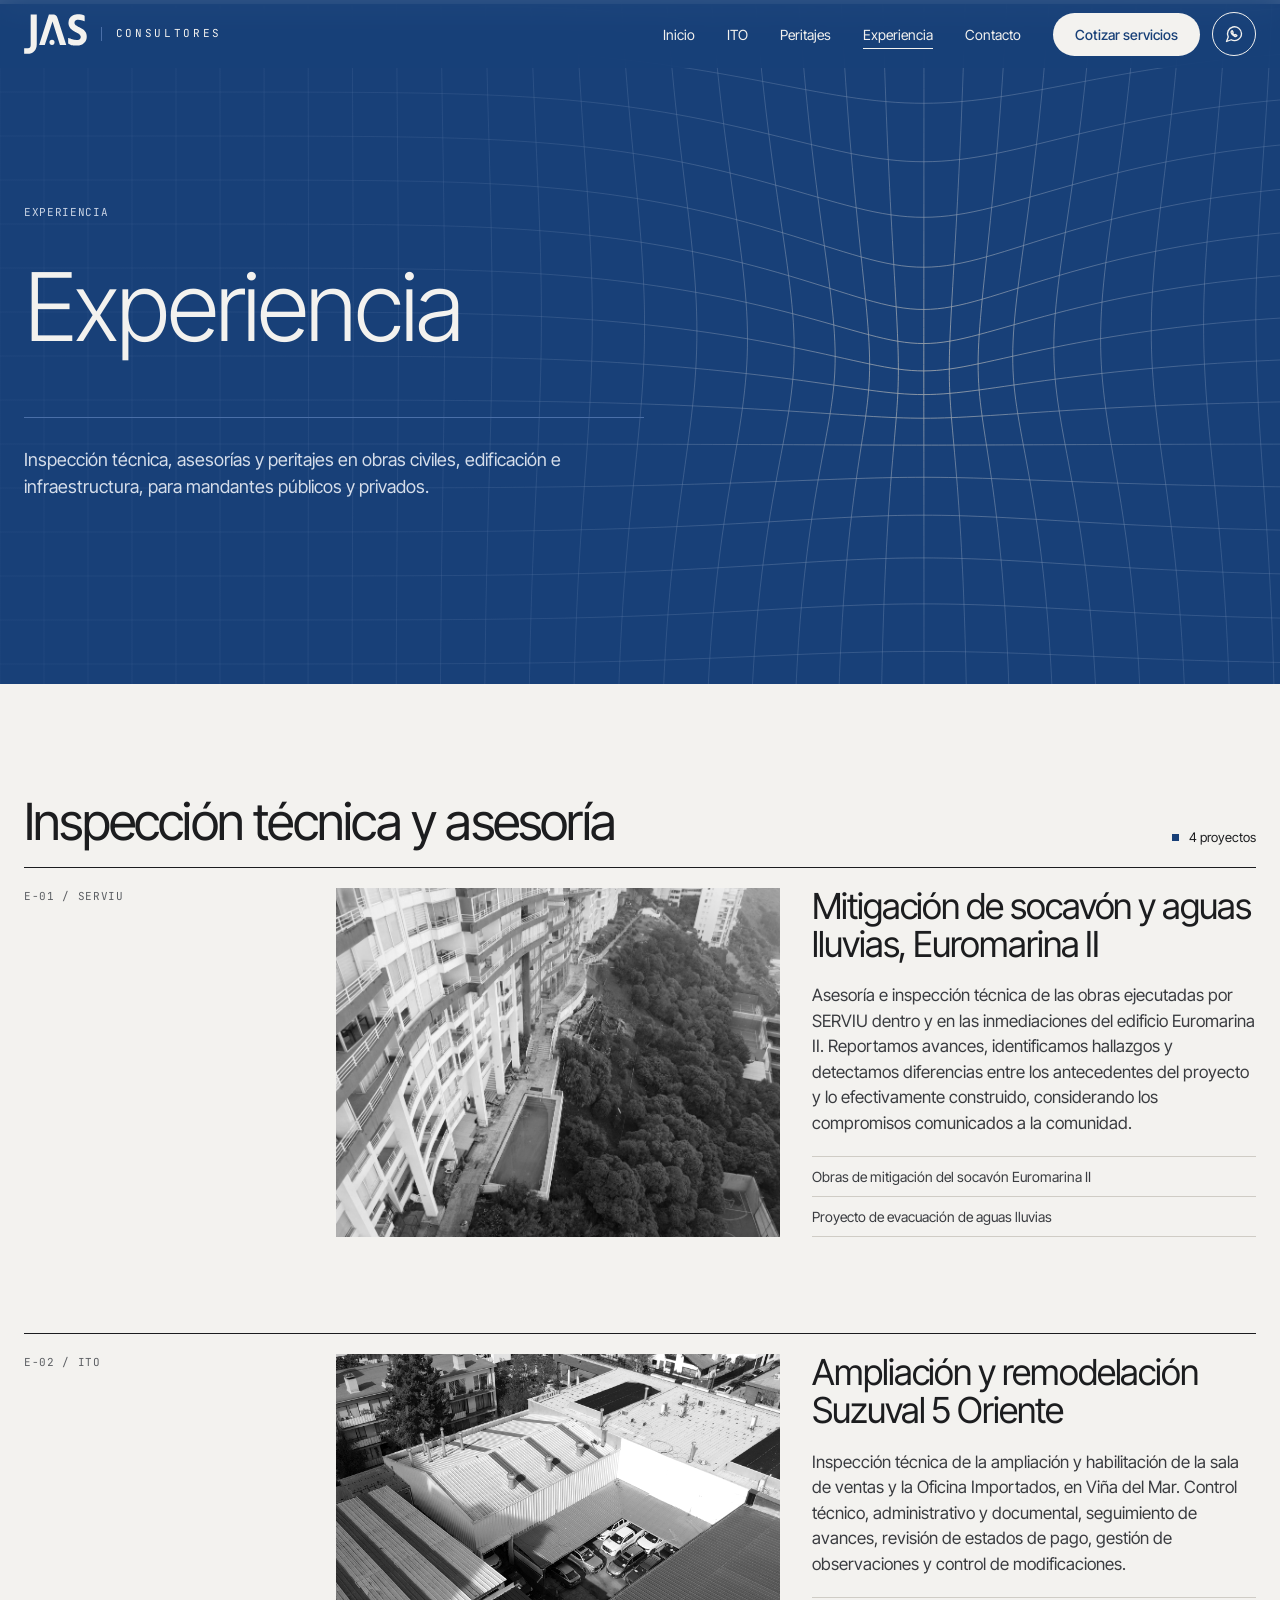
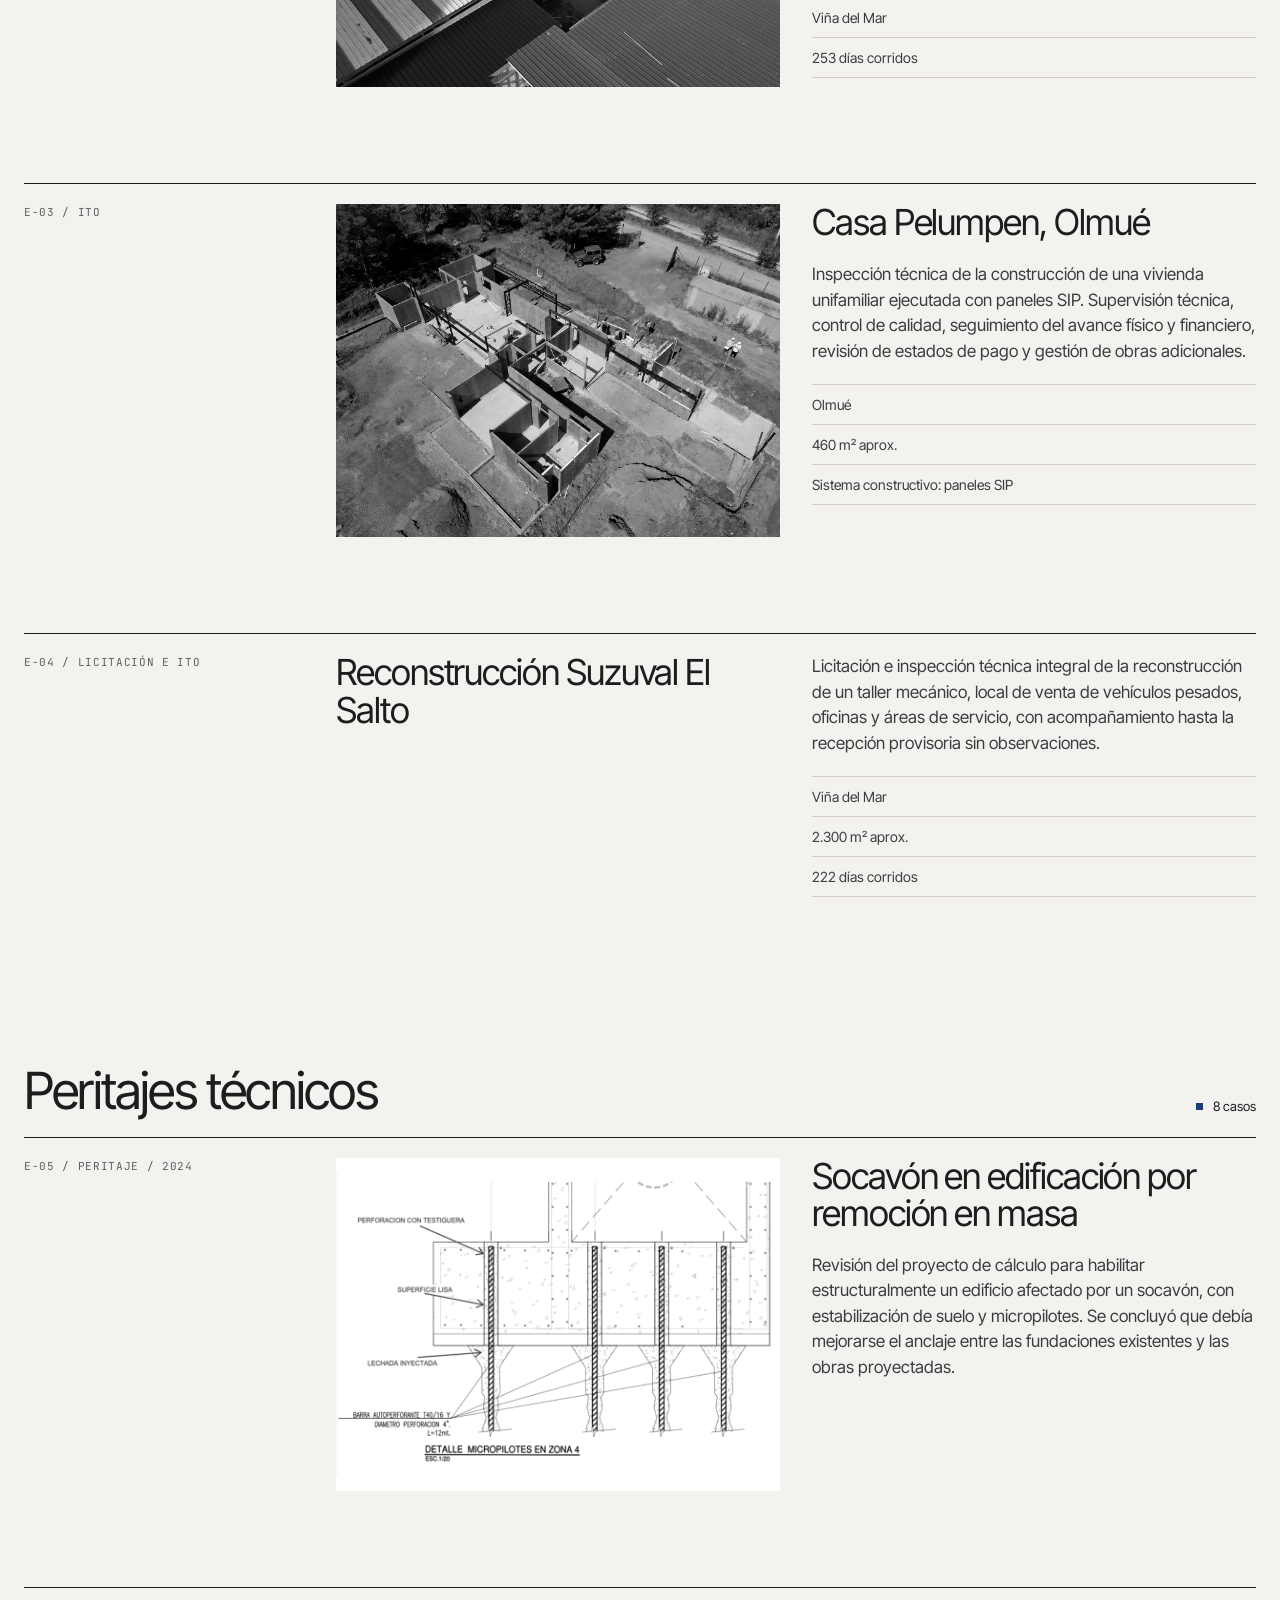
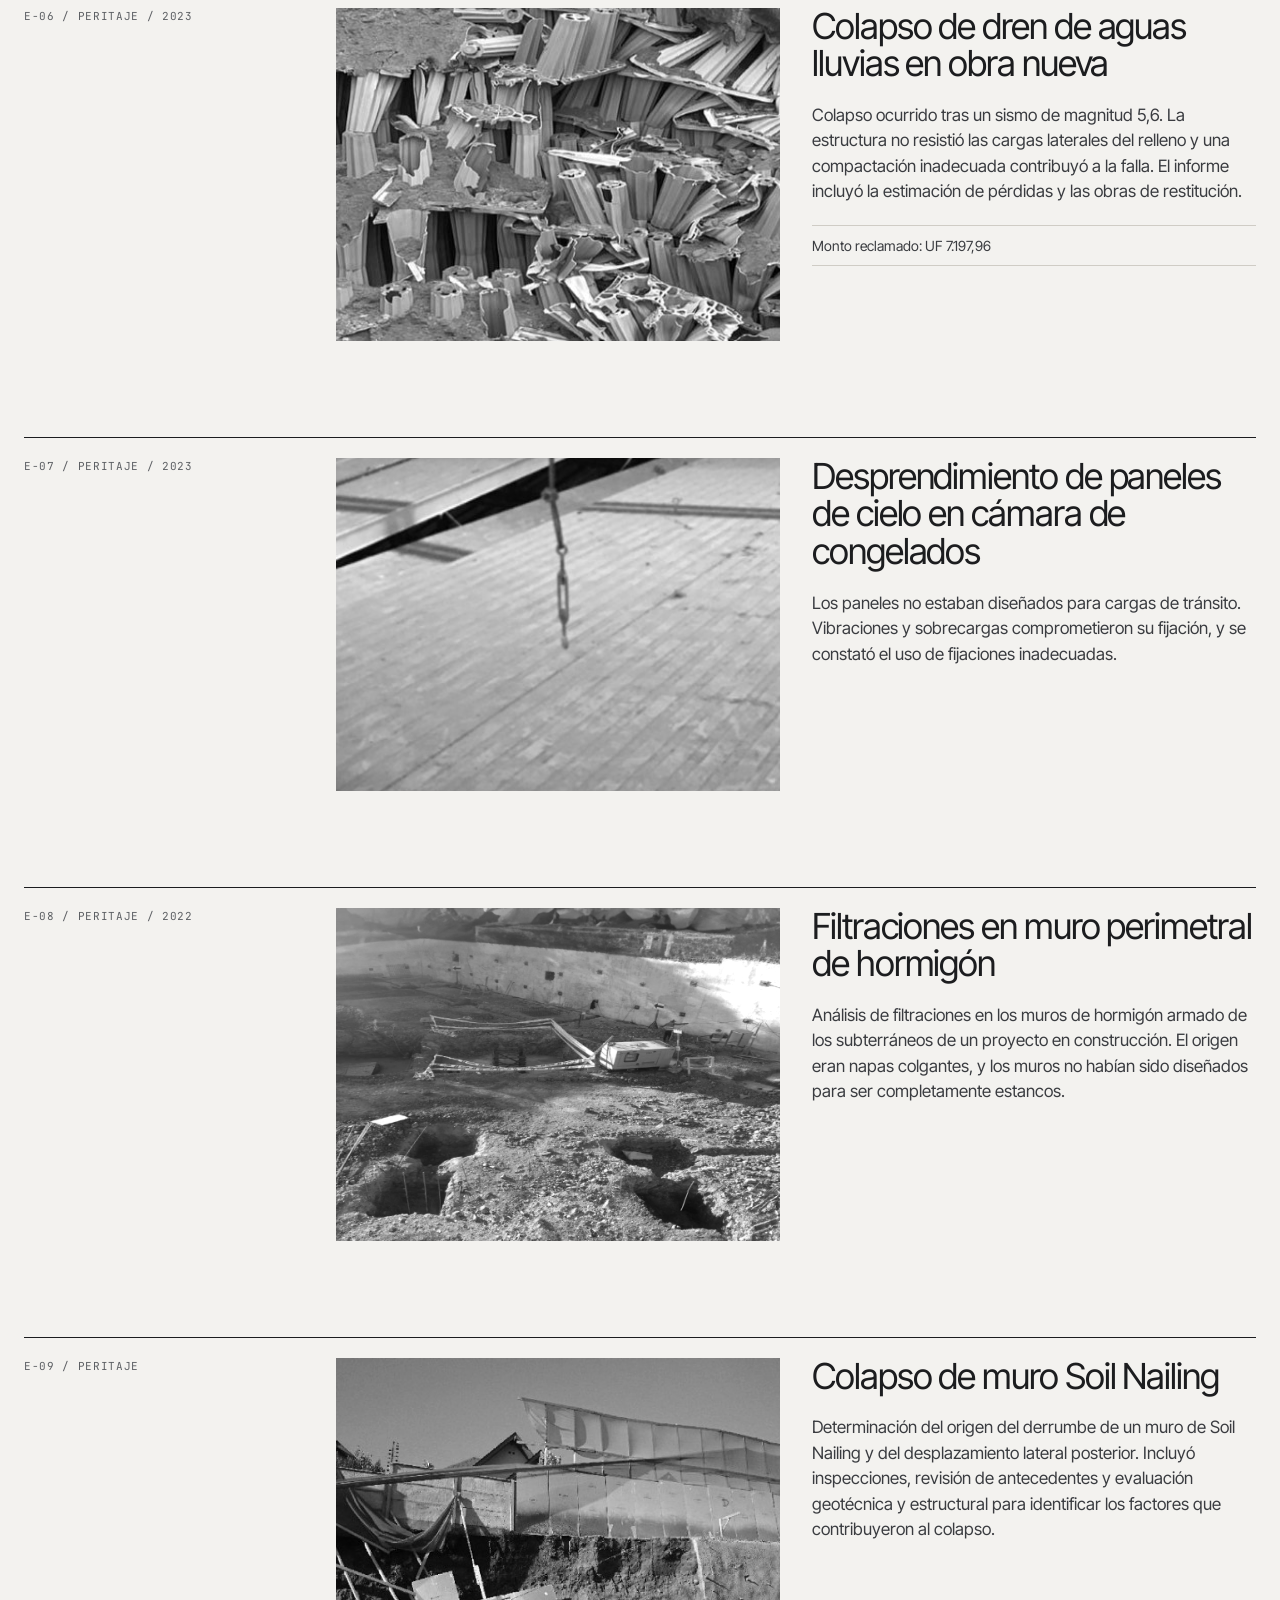
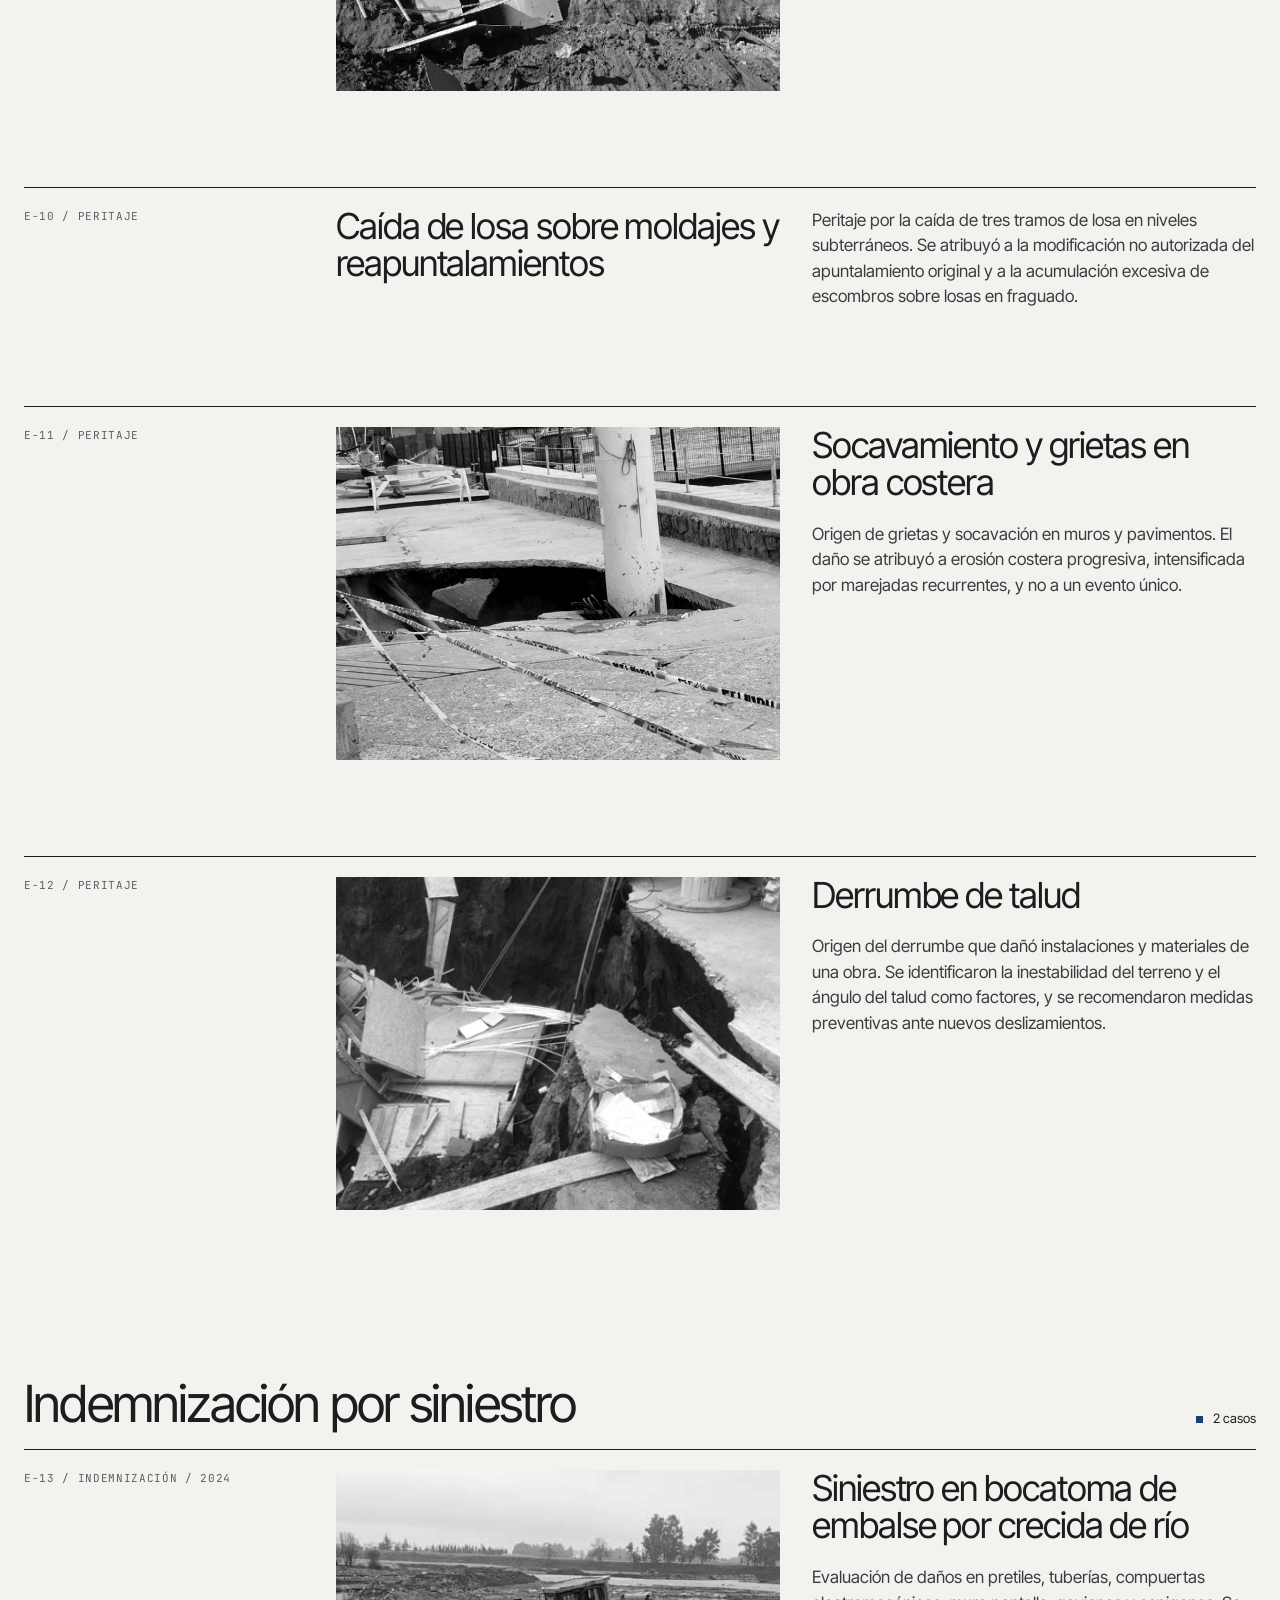
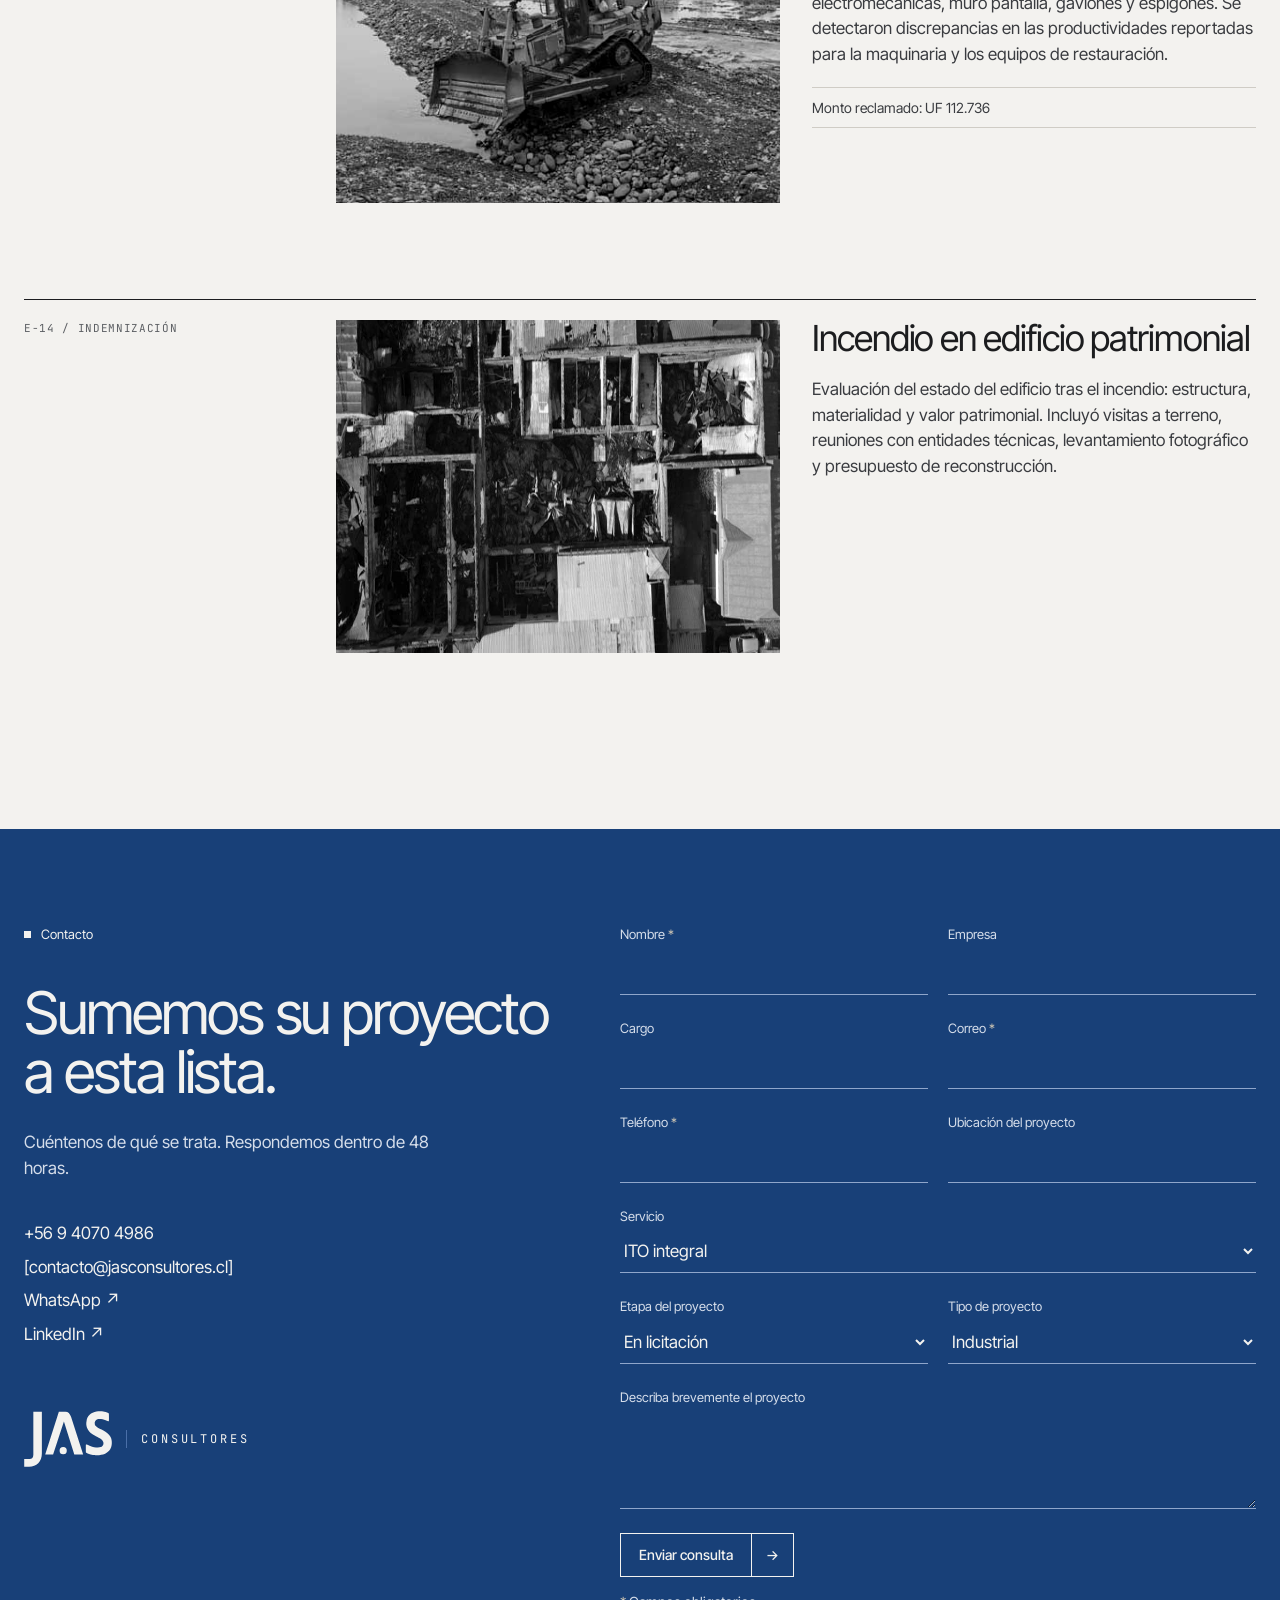
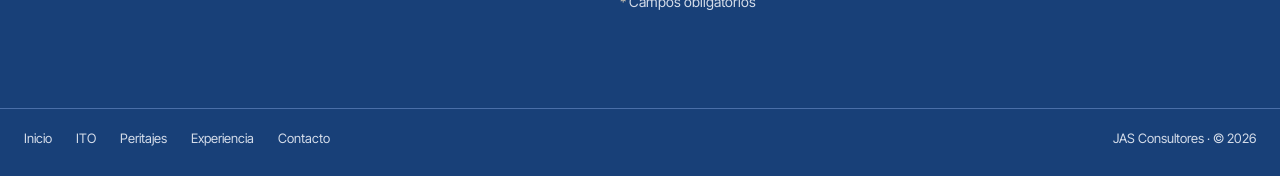
<file: consultores/experiencia.html>
<!doctype html>
<html lang="es">
<head>
<meta charset="utf-8">
<meta name="viewport" content="width=device-width, initial-scale=1">
<title>Experiencia — JAS Consultores</title>
<meta name="description" content="Proyectos de inspección técnica, asesoría y peritajes realizados por JAS.">
<link rel="icon" type="image/svg+xml" href="../assets/img/jas-logo.svg">
<link rel="preconnect" href="https://fonts.googleapis.com">
<link rel="preconnect" href="https://fonts.gstatic.com" crossorigin="">
<link href="https://fonts.googleapis.com/css2?family=Inter+Tight:wght@300;400;500&amp;family=Inter:wght@400;500&amp;family=JetBrains+Mono:wght@400&amp;display=swap" rel="stylesheet">
<link rel="stylesheet" href="../assets/css/site.css">
<link rel="stylesheet" href="assets/consultores.css">
</head>
<body>
<div style="background: #F3F2EF; color: #1C1D1F; font-family: 'Inter Tight', Inter, system-ui, sans-serif; font-size: 15px; line-height: 1.5; width: 100%;">
<header style="position: sticky; top: 0; z-index: 20; background: rgba(24,64,120,0.86); backdrop-filter: blur(14px); color: #F3F2EF;">
<nav aria-label="Principal" style="max-width: 1400px; margin: 0 auto; padding: 12px 24px; display: flex; flex-wrap: wrap; align-items: center; justify-content: space-between; gap: 16px 32px;">
<a href="index.html" aria-label="JAS Consultores, inicio" style="display: flex; align-items: center; gap: 14px; color: #F3F2EF; text-decoration: none;">
<svg role="img" aria-label="JAS" viewBox="13 0 1669 1062" style="height: 40px; width: auto; display: block;"><path fill="currentColor" d="M190 13H352V800C352 960 250 1057 110 1057H17V912H120C165 912 190 880 190 830ZM415 826L674 13H800Q872 13 905 110L1135 826H967L770 199L565 826ZM688.5 753a68 68 0 1 0 136 0a68 68 0 1 0-136 0ZM1436 837C1501 830 1530 821 1568 801C1612 776 1649 735 1663 693C1664 689 1667 681 1668 676C1680 645 1682 592 1674 550C1659 469 1610 418 1484 353C1386 302 1364 285 1356 251C1346 208 1367 170 1406 157C1440 145 1509 153 1562 174C1619 196 1622 197 1624 182C1627 168 1624 48 1622 45C1618 37 1566 19 1537 14C1480 4 1437 3 1388 11C1284 26 1209 98 1199 193C1198 200 1196 211 1195 216C1190 253 1201 311 1222 348C1251 402 1290 435 1377 480C1462 524 1486 540 1504 563C1536 606 1520 665 1470 685C1426 702 1339 693 1269 663C1264 661 1253 656 1245 653C1237 650 1224 645 1215 641C1195 631 1188 632 1186 643C1185 654 1186 782 1188 786C1193 794 1219 806 1261 820C1278 825 1315 832 1344 835C1354 836 1365 837 1366 837C1373 838 1429 838 1436 837Z"></path></svg>
<span class="mono" style="font-size: 11px; letter-spacing: 0.24em; padding-left: 14px; border-left: 1px solid #4A6FA8; line-height: 1.2;">Consultores</span>
</a>
<div class="nv-links" style="display: flex; flex-wrap: wrap; align-items: center; gap: 12px 32px; font-size: 14px;">
<a class="navl" href="index.html" style="color: #F3F2EF;">Inicio</a>
<a class="navl" href="ito.html" style="color: #F3F2EF;">ITO</a>
<a class="navl" href="peritajes.html" style="color: #F3F2EF;">Peritajes</a>
<a class="navl on" href="experiencia.html" aria-current="page" style="color: #F3F2EF;">Experiencia</a>
<a class="navl" href="contacto.html" style="color: #F3F2EF;">Contacto</a>
<a class="btn" href="#contacto" style="text-decoration: none; background: #F3F2EF; color: #184078; padding: 11px 22px; border-radius: 999px; font-weight: 500;">Cotizar servicios</a>
<a class="btn" href="https://wa.me/56940704986" target="_blank" rel="noopener" aria-label="Escribir por WhatsApp" title="WhatsApp" style="display: inline-flex; align-items: center; justify-content: center; width: 44px; height: 44px; margin-left: -20px; box-sizing: border-box; border: 1px solid #F3F2EF; border-radius: 999px; color: #F3F2EF;"><svg aria-hidden="true" width="20" height="20" viewBox="0 0 24 24" fill="none" stroke="currentColor" stroke-width="1.6" stroke-linecap="round" stroke-linejoin="round"><path d="M21 11.5a8.4 8.4 0 0 1-12.4 7.4L3 21l2.1-5.5A8.4 8.4 0 1 1 21 11.5z"></path><path d="M9.3 8.4c.3-.4.8-.4 1 .1l.6 1.3c.1.3 0 .6-.2.8l-.4.4c.5 1 1.3 1.8 2.3 2.3l.4-.4c.2-.2.5-.3.8-.2l1.3.6c.5.2.5.7.1 1-.7.6-1.6.8-2.4.5-2-.7-3.5-2.2-4.2-4.2-.3-.8-.1-1.7.5-2.4z"></path></svg></a>
</div>
<button class="nv-bg" type="button" aria-label="Abrir menú" aria-expanded="false" aria-controls="nv-ov"><i></i><i></i><i></i></button>
</nav>
</header>
<div id="nv-ov" class="nv-ov" aria-hidden="true" style="--nv-bg: #1C1D1F; --nv-ac: #8FA6CB; --nv-ln: #3A3C40; --nv-mu: #7D8282;">
<nav aria-label="Menú" class="nv-in">
<a class="nv-l" href="index.html"><span class="mono">01</span><span>Inicio</span></a>
<a class="nv-l" href="ito.html"><span class="mono">02</span><span>ITO</span></a>
<a class="nv-l" href="peritajes.html"><span class="mono">03</span><span>Peritajes</span></a>
<a class="nv-l on" href="experiencia.html" aria-current="page"><span class="mono">04</span><span>Experiencia</span></a>
<a class="nv-l" href="contacto.html"><span class="mono">05</span><span>Contacto</span></a>
</nav>
<div class="nv-ft">
<a class="btn" href="#contacto" style="text-decoration: none; background: #F3F2EF; color: #184078; padding: 11px 22px; border-radius: 999px; font-weight: 500;">Cotizar servicios</a>
<a class="btn" href="https://wa.me/56940704986" target="_blank" rel="noopener" aria-label="Escribir por WhatsApp" title="WhatsApp" style="display: inline-flex; align-items: center; justify-content: center; width: 44px; height: 44px; box-sizing: border-box; border: 1px solid #F3F2EF; border-radius: 999px; color: #F3F2EF;"><svg aria-hidden="true" width="20" height="20" viewBox="0 0 24 24" fill="none" stroke="currentColor" stroke-width="1.6" stroke-linecap="round" stroke-linejoin="round"><path d="M21 11.5a8.4 8.4 0 0 1-12.4 7.4L3 21l2.1-5.5A8.4 8.4 0 1 1 21 11.5z"></path><path d="M9.3 8.4c.3-.4.8-.4 1 .1l.6 1.3c.1.3 0 .6-.2.8l-.4.4c.5 1 1.3 1.8 2.3 2.3l.4-.4c.2-.2.5-.3.8-.2l1.3.6c.5.2.5.7.1 1-.7.6-1.6.8-2.4.5-2-.7-3.5-2.2-4.2-4.2-.3-.8-.1-1.7.5-2.4z"></path></svg></a>
</div>
</div>
<section style="position: relative; overflow: hidden; margin-top: -64px; min-height: 680px; display: flex; align-items: flex-start; background: #184078; color: #F3F2EF;">
<div class="hc-wrap" aria-hidden="true"><canvas class="mesh"></canvas><div class="hc-sh"></div></div>
<div style="position: relative; width: 100%; max-width: 1400px; margin: 0 auto; padding: 200px 24px 88px; box-sizing: border-box;">
<div class="mono fade" style="color: #C9D3E4; margin-bottom: 40px;">Experiencia</div>
<h1 style="font-weight: 300; font-size: clamp(46px, 7.4vw, 118px); line-height: 0.98; letter-spacing: -0.04em; margin: 0;"><span class="ln"><span>Experiencia</span></span></h1>
<p class="fade" style="margin: 56px 0 0; padding-top: 28px; border-top: 1px solid #4A6FA8; max-width: 620px; font-size: 18px; color: #D5DDEA;">Inspección técnica, asesorías y peritajes en obras civiles, edificación e infraestructura, para mandantes públicos y privados.</p>
</div>
</section>
<section style="padding: 40px 24px 80px;">
<div id="ito" style="display: flex; flex-wrap: wrap; justify-content: space-between; align-items: flex-end; gap: 16px; padding: 72px 0 20px;"><h2 style="margin: 0; font-weight: 400; font-size: clamp(30px, 4vw, 60px); line-height: 1; letter-spacing: -0.035em;">Inspección técnica y asesoría</h2><div class="lb">4 proyectos</div></div>
<article id="euromarina-ii" class="rv" style="border-top: 1px solid #1C1D1F; padding: 20px 0 96px; display: flex; flex-wrap: wrap; gap: 28px 32px;">
<div class="mono" style="flex: 1 1 200px; color: #5C5F63;">E-01 / SERVIU</div>
<div class="ph" style="flex: 1.3 1 340px; aspect-ratio: 4 / 3; background: #3A3C40; color: #D6D2CA;"><div><img class="pt" src="../assets/img/euromarina-ii.jpg" alt="Vista aérea de las obras junto al edificio Euromarina II" style="width: 100%; height: 100%; object-fit: cover; display: block;"></div></div>
<div style="flex: 1.3 1 340px; display: flex; flex-direction: column; gap: 20px;">
<h3 style="margin: 0; font-weight: 400; font-size: clamp(26px, 2.8vw, 40px); line-height: 1.05; letter-spacing: -0.03em;">Mitigación de socavón y aguas lluvias, Euromarina II</h3>
<p style="margin: 0; font-size: 17px; color: #3A3C40; max-width: 480px;">Asesoría e inspección técnica de las obras ejecutadas por SERVIU dentro y en las inmediaciones del edificio Euromarina II. Reportamos avances, identificamos hallazgos y detectamos diferencias entre los antecedentes del proyecto y lo efectivamente construido, considerando los compromisos comunicados a la comunidad.</p>
<ul style="margin: 0; padding: 0; list-style: none; font-size: 14px; color: #3A3C40; border-bottom: 1px solid #CFCCC5; max-width: 480px;"><li style="padding: 9px 0; border-top: 1px solid #CFCCC5;">Obras de mitigación del socavón Euromarina II</li><li style="padding: 9px 0; border-top: 1px solid #CFCCC5;">Proyecto de evacuación de aguas lluvias</li></ul>
</div>
</article>
<article id="suzuval-5-oriente" class="rv" style="border-top: 1px solid #1C1D1F; padding: 20px 0 96px; display: flex; flex-wrap: wrap; gap: 28px 32px;">
<div class="mono" style="flex: 1 1 200px; color: #5C5F63;">E-02 / ITO</div>
<div class="ph" style="flex: 1.3 1 340px; aspect-ratio: 4 / 3; background: #46484C; color: #D6D2CA;"><div><img class="pt" src="../assets/img/suzuval-5-oriente.jpg" alt="Vista aérea de las instalaciones de Suzuval 5 Oriente" style="width: 100%; height: 100%; object-fit: cover; display: block;"></div></div>
<div style="flex: 1.3 1 340px; display: flex; flex-direction: column; gap: 20px;">
<h3 style="margin: 0; font-weight: 400; font-size: clamp(26px, 2.8vw, 40px); line-height: 1.05; letter-spacing: -0.03em;">Ampliación y remodelación Suzuval 5 Oriente</h3>
<p style="margin: 0; font-size: 17px; color: #3A3C40; max-width: 480px;">Inspección técnica de la ampliación y habilitación de la sala de ventas y la Oficina Importados, en Viña del Mar. Control técnico, administrativo y documental, seguimiento de avances, revisión de estados de pago, gestión de observaciones y control de modificaciones.</p>
<ul style="margin: 0; padding: 0; list-style: none; font-size: 14px; color: #3A3C40; border-bottom: 1px solid #CFCCC5; max-width: 480px;"><li style="padding: 9px 0; border-top: 1px solid #CFCCC5;">Viña del Mar</li><li style="padding: 9px 0; border-top: 1px solid #CFCCC5;">253 días corridos</li></ul>
</div>
</article>
<article id="casa-pelumpen" class="rv" style="border-top: 1px solid #1C1D1F; padding: 20px 0 96px; display: flex; flex-wrap: wrap; gap: 28px 32px;">
<div class="mono" style="flex: 1 1 200px; color: #5C5F63;">E-03 / ITO</div>
<div class="ph" style="flex: 1.3 1 340px; aspect-ratio: 4 / 3; background: #323437; color: #D6D2CA;"><div><img class="pt" src="../assets/img/ito-obra.jpg" alt="Vista aérea de la construcción de Casa Pelumpen con paneles SIP" style="width: 100%; height: 100%; object-fit: cover; display: block;"></div></div>
<div style="flex: 1.3 1 340px; display: flex; flex-direction: column; gap: 20px;">
<h3 style="margin: 0; font-weight: 400; font-size: clamp(26px, 2.8vw, 40px); line-height: 1.05; letter-spacing: -0.03em;">Casa Pelumpen, Olmué</h3>
<p style="margin: 0; font-size: 17px; color: #3A3C40; max-width: 480px;">Inspección técnica de la construcción de una vivienda unifamiliar ejecutada con paneles SIP. Supervisión técnica, control de calidad, seguimiento del avance físico y financiero, revisión de estados de pago y gestión de obras adicionales.</p>
<ul style="margin: 0; padding: 0; list-style: none; font-size: 14px; color: #3A3C40; border-bottom: 1px solid #CFCCC5; max-width: 480px;"><li style="padding: 9px 0; border-top: 1px solid #CFCCC5;">Olmué</li><li style="padding: 9px 0; border-top: 1px solid #CFCCC5;">460 m² aprox.</li><li style="padding: 9px 0; border-top: 1px solid #CFCCC5;">Sistema constructivo: paneles SIP</li></ul>
</div>
</article>
<article id="suzuval-el-salto" class="rv" style="border-top: 1px solid #1C1D1F; padding: 20px 0 96px; display: flex; flex-wrap: wrap; gap: 28px 32px;">
<div class="mono" style="flex: 1 1 200px; color: #5C5F63;">E-04 / Licitación e ITO</div>
<h3 style="flex: 1.3 1 340px; margin: 0; font-weight: 400; font-size: clamp(26px, 2.8vw, 40px); line-height: 1.05; letter-spacing: -0.03em;">Reconstrucción Suzuval El Salto</h3>
<div style="flex: 1.3 1 340px; display: flex; flex-direction: column; gap: 20px;">
<p style="margin: 0; font-size: 17px; color: #3A3C40; max-width: 480px;">Licitación e inspección técnica integral de la reconstrucción de un taller mecánico, local de venta de vehículos pesados, oficinas y áreas de servicio, con acompañamiento hasta la recepción provisoria sin observaciones.</p>
<ul style="margin: 0; padding: 0; list-style: none; font-size: 14px; color: #3A3C40; border-bottom: 1px solid #CFCCC5; max-width: 480px;"><li style="padding: 9px 0; border-top: 1px solid #CFCCC5;">Viña del Mar</li><li style="padding: 9px 0; border-top: 1px solid #CFCCC5;">2.300 m² aprox.</li><li style="padding: 9px 0; border-top: 1px solid #CFCCC5;">222 días corridos</li></ul>
</div>
</article>
<div id="peritajes" style="display: flex; flex-wrap: wrap; justify-content: space-between; align-items: flex-end; gap: 16px; padding: 72px 0 20px;"><h2 style="margin: 0; font-weight: 400; font-size: clamp(30px, 4vw, 60px); line-height: 1; letter-spacing: -0.035em;">Peritajes técnicos</h2><div class="lb">8 casos</div></div>
<article id="socavon-edificacion" class="rv" style="border-top: 1px solid #1C1D1F; padding: 20px 0 96px; display: flex; flex-wrap: wrap; gap: 28px 32px;">
<div class="mono" style="flex: 1 1 200px; color: #5C5F63;">E-05 / Peritaje / 2024</div>
<div class="ph" style="flex: 1.3 1 340px; aspect-ratio: 4 / 3; background: #3A3C40; color: #D6D2CA;"><div><img class="pt" src="../assets/img/socavon-edificacion.jpg" alt="Detalle de micropilotes del proyecto de habilitación estructural" style="width: 100%; height: 100%; object-fit: contain; background: #FFFFFF; display: block;"></div></div>
<div style="flex: 1.3 1 340px; display: flex; flex-direction: column; gap: 20px;">
<h3 style="margin: 0; font-weight: 400; font-size: clamp(26px, 2.8vw, 40px); line-height: 1.05; letter-spacing: -0.03em;">Socavón en edificación por remoción en masa</h3>
<p style="margin: 0; font-size: 17px; color: #3A3C40; max-width: 480px;">Revisión del proyecto de cálculo para habilitar estructuralmente un edificio afectado por un socavón, con estabilización de suelo y micropilotes. Se concluyó que debía mejorarse el anclaje entre las fundaciones existentes y las obras proyectadas.</p>

</div>
</article>
<article id="dren-aguas-lluvias" class="rv" style="border-top: 1px solid #1C1D1F; padding: 20px 0 96px; display: flex; flex-wrap: wrap; gap: 28px 32px;">
<div class="mono" style="flex: 1 1 200px; color: #5C5F63;">E-06 / Peritaje / 2023</div>
<div class="ph" style="flex: 1.3 1 340px; aspect-ratio: 4 / 3; background: #46484C; color: #D6D2CA;"><div><img class="pt" src="../assets/img/dren-aguas-lluvias.jpg" alt="Dren de aguas lluvias colapsado bajo el relleno" style="width: 100%; height: 100%; object-fit: cover; display: block;"></div></div>
<div style="flex: 1.3 1 340px; display: flex; flex-direction: column; gap: 20px;">
<h3 style="margin: 0; font-weight: 400; font-size: clamp(26px, 2.8vw, 40px); line-height: 1.05; letter-spacing: -0.03em;">Colapso de dren de aguas lluvias en obra nueva</h3>
<p style="margin: 0; font-size: 17px; color: #3A3C40; max-width: 480px;">Colapso ocurrido tras un sismo de magnitud 5,6. La estructura no resistió las cargas laterales del relleno y una compactación inadecuada contribuyó a la falla. El informe incluyó la estimación de pérdidas y las obras de restitución.</p>
<ul style="margin: 0; padding: 0; list-style: none; font-size: 14px; color: #3A3C40; border-bottom: 1px solid #CFCCC5; max-width: 480px;"><li style="padding: 9px 0; border-top: 1px solid #CFCCC5;">Monto reclamado: UF 7.197,96</li></ul>
</div>
</article>
<article id="paneles-camara-frio" class="rv" style="border-top: 1px solid #1C1D1F; padding: 20px 0 96px; display: flex; flex-wrap: wrap; gap: 28px 32px;">
<div class="mono" style="flex: 1 1 200px; color: #5C5F63;">E-07 / Peritaje / 2023</div>
<div class="ph" style="flex: 1.3 1 340px; aspect-ratio: 4 / 3; background: #323437; color: #D6D2CA;"><div><img class="pt" src="../assets/img/paneles-camara-frio.jpg" alt="Paneles de cielo desprendidos en una cámara de congelados" style="width: 100%; height: 100%; object-fit: cover; display: block;"></div></div>
<div style="flex: 1.3 1 340px; display: flex; flex-direction: column; gap: 20px;">
<h3 style="margin: 0; font-weight: 400; font-size: clamp(26px, 2.8vw, 40px); line-height: 1.05; letter-spacing: -0.03em;">Desprendimiento de paneles de cielo en cámara de congelados</h3>
<p style="margin: 0; font-size: 17px; color: #3A3C40; max-width: 480px;">Los paneles no estaban diseñados para cargas de tránsito. Vibraciones y sobrecargas comprometieron su fijación, y se constató el uso de fijaciones inadecuadas.</p>

</div>
</article>
<article id="filtraciones-muro" class="rv" style="border-top: 1px solid #1C1D1F; padding: 20px 0 96px; display: flex; flex-wrap: wrap; gap: 28px 32px;">
<div class="mono" style="flex: 1 1 200px; color: #5C5F63;">E-08 / Peritaje / 2022</div>
<div class="ph" style="flex: 1.3 1 340px; aspect-ratio: 4 / 3; background: #3A3C40; color: #D6D2CA;"><div><img class="pt" src="../assets/img/filtraciones-muro.jpg" alt="Muro perimetral de hormigón en el subterráneo de una obra" style="width: 100%; height: 100%; object-fit: cover; display: block;"></div></div>
<div style="flex: 1.3 1 340px; display: flex; flex-direction: column; gap: 20px;">
<h3 style="margin: 0; font-weight: 400; font-size: clamp(26px, 2.8vw, 40px); line-height: 1.05; letter-spacing: -0.03em;">Filtraciones en muro perimetral de hormigón</h3>
<p style="margin: 0; font-size: 17px; color: #3A3C40; max-width: 480px;">Análisis de filtraciones en los muros de hormigón armado de los subterráneos de un proyecto en construcción. El origen eran napas colgantes, y los muros no habían sido diseñados para ser completamente estancos.</p>

</div>
</article>
<article id="soil-nailing" class="rv" style="border-top: 1px solid #1C1D1F; padding: 20px 0 96px; display: flex; flex-wrap: wrap; gap: 28px 32px;">
<div class="mono" style="flex: 1 1 200px; color: #5C5F63;">E-09 / Peritaje</div>
<div class="ph" style="flex: 1.3 1 340px; aspect-ratio: 4 / 3; background: #46484C; color: #D6D2CA;"><div><img src="../assets/img/soil-nailing.jpg" alt="Muro de Soil Nailing colapsado" style="width: 100%; height: 100%; object-fit: cover; display: block; filter: grayscale(1) contrast(1.08);"></div></div>
<div style="flex: 1.3 1 340px; display: flex; flex-direction: column; gap: 20px;">
<h3 style="margin: 0; font-weight: 400; font-size: clamp(26px, 2.8vw, 40px); line-height: 1.05; letter-spacing: -0.03em;">Colapso de muro Soil Nailing</h3>
<p style="margin: 0; font-size: 17px; color: #3A3C40; max-width: 480px;">Determinación del origen del derrumbe de un muro de Soil Nailing y del desplazamiento lateral posterior. Incluyó inspecciones, revisión de antecedentes y evaluación geotécnica y estructural para identificar los factores que contribuyeron al colapso.</p>

</div>
</article>
<article id="caida-de-losa" class="rv" style="border-top: 1px solid #1C1D1F; padding: 20px 0 96px; display: flex; flex-wrap: wrap; gap: 28px 32px;">
<div class="mono" style="flex: 1 1 200px; color: #5C5F63;">E-10 / Peritaje</div>
<h3 style="flex: 1.3 1 340px; margin: 0; font-weight: 400; font-size: clamp(26px, 2.8vw, 40px); line-height: 1.05; letter-spacing: -0.03em;">Caída de losa sobre moldajes y reapuntalamientos</h3>
<div style="flex: 1.3 1 340px; display: flex; flex-direction: column; gap: 20px;">
<p style="margin: 0; font-size: 17px; color: #3A3C40; max-width: 480px;">Peritaje por la caída de tres tramos de losa en niveles subterráneos. Se atribuyó a la modificación no autorizada del apuntalamiento original y a la acumulación excesiva de escombros sobre losas en fraguado.</p>

</div>
</article>
<article id="obra-costera" class="rv" style="border-top: 1px solid #1C1D1F; padding: 20px 0 96px; display: flex; flex-wrap: wrap; gap: 28px 32px;">
<div class="mono" style="flex: 1 1 200px; color: #5C5F63;">E-11 / Peritaje</div>
<div class="ph" style="flex: 1.3 1 340px; aspect-ratio: 4 / 3; background: #3A3C40; color: #D6D2CA;"><div><img class="pt" src="../assets/img/obra-costera.jpg" alt="Socavón en el pavimento de una obra costera" style="width: 100%; height: 100%; object-fit: cover; display: block;"></div></div>
<div style="flex: 1.3 1 340px; display: flex; flex-direction: column; gap: 20px;">
<h3 style="margin: 0; font-weight: 400; font-size: clamp(26px, 2.8vw, 40px); line-height: 1.05; letter-spacing: -0.03em;">Socavamiento y grietas en obra costera</h3>
<p style="margin: 0; font-size: 17px; color: #3A3C40; max-width: 480px;">Origen de grietas y socavación en muros y pavimentos. El daño se atribuyó a erosión costera progresiva, intensificada por marejadas recurrentes, y no a un evento único.</p>

</div>
</article>
<article id="derrumbe-de-talud" class="rv" style="border-top: 1px solid #1C1D1F; padding: 20px 0 96px; display: flex; flex-wrap: wrap; gap: 28px 32px;">
<div class="mono" style="flex: 1 1 200px; color: #5C5F63;">E-12 / Peritaje</div>
<div class="ph" style="flex: 1.3 1 340px; aspect-ratio: 4 / 3; background: #46484C; color: #D6D2CA;"><div><img class="pt" src="../assets/img/derrumbe-talud.jpg" alt="Derrumbe de talud con materiales de obra caídos" style="width: 100%; height: 100%; object-fit: cover; display: block;"></div></div>
<div style="flex: 1.3 1 340px; display: flex; flex-direction: column; gap: 20px;">
<h3 style="margin: 0; font-weight: 400; font-size: clamp(26px, 2.8vw, 40px); line-height: 1.05; letter-spacing: -0.03em;">Derrumbe de talud</h3>
<p style="margin: 0; font-size: 17px; color: #3A3C40; max-width: 480px;">Origen del derrumbe que dañó instalaciones y materiales de una obra. Se identificaron la inestabilidad del terreno y el ángulo del talud como factores, y se recomendaron medidas preventivas ante nuevos deslizamientos.</p>

</div>
</article>
<div id="indemnizaciones" style="display: flex; flex-wrap: wrap; justify-content: space-between; align-items: flex-end; gap: 16px; padding: 72px 0 20px;"><h2 style="margin: 0; font-weight: 400; font-size: clamp(30px, 4vw, 60px); line-height: 1; letter-spacing: -0.035em;">Indemnización por siniestro</h2><div class="lb">2 casos</div></div>
<article id="bocatoma-embalse" class="rv" style="border-top: 1px solid #1C1D1F; padding: 20px 0 96px; display: flex; flex-wrap: wrap; gap: 28px 32px;">
<div class="mono" style="flex: 1 1 200px; color: #5C5F63;">E-13 / Indemnización / 2024</div>
<div class="ph" style="flex: 1.3 1 340px; aspect-ratio: 4 / 3; background: #3A3C40; color: #D6D2CA;"><div><img class="pt" src="../assets/img/bocatoma-embalse.jpg" alt="Maquinaria trabajando en el lecho del río tras la crecida" style="width: 100%; height: 100%; object-fit: cover; display: block;"></div></div>
<div style="flex: 1.3 1 340px; display: flex; flex-direction: column; gap: 20px;">
<h3 style="margin: 0; font-weight: 400; font-size: clamp(26px, 2.8vw, 40px); line-height: 1.05; letter-spacing: -0.03em;">Siniestro en bocatoma de embalse por crecida de río</h3>
<p style="margin: 0; font-size: 17px; color: #3A3C40; max-width: 480px;">Evaluación de daños en pretiles, tuberías, compuertas electromecánicas, muro pantalla, gaviones y espigones. Se detectaron discrepancias en las productividades reportadas para la maquinaria y los equipos de restauración.</p>
<ul style="margin: 0; padding: 0; list-style: none; font-size: 14px; color: #3A3C40; border-bottom: 1px solid #CFCCC5; max-width: 480px;"><li style="padding: 9px 0; border-top: 1px solid #CFCCC5;">Monto reclamado: UF 112.736</li></ul>
</div>
</article>
<article id="incendio-patrimonial" class="rv" style="border-top: 1px solid #1C1D1F; padding: 20px 0 96px; display: flex; flex-wrap: wrap; gap: 28px 32px;">
<div class="mono" style="flex: 1 1 200px; color: #5C5F63;">E-14 / Indemnización</div>
<div class="ph" style="flex: 1.3 1 340px; aspect-ratio: 4 / 3; background: #323437; color: #D6D2CA;"><div><img class="pt" src="../assets/img/incendio-patrimonial-aerea.jpg" alt="Vista aérea del edificio patrimonial tras el incendio" style="width: 100%; height: 100%; object-fit: cover; display: block;"></div></div>
<div style="flex: 1.3 1 340px; display: flex; flex-direction: column; gap: 20px;">
<h3 style="margin: 0; font-weight: 400; font-size: clamp(26px, 2.8vw, 40px); line-height: 1.05; letter-spacing: -0.03em;">Incendio en edificio patrimonial</h3>
<p style="margin: 0; font-size: 17px; color: #3A3C40; max-width: 480px;">Evaluación del estado del edificio tras el incendio: estructura, materialidad y valor patrimonial. Incluyó visitas a terreno, reuniones con entidades técnicas, levantamiento fotográfico y presupuesto de reconstrucción.</p>

</div>
</article>
</section>
<section id="contacto" style="background: #184078; color: #F3F2EF; overflow: hidden;">
<div style="padding: 96px 24px 96px; display: flex; flex-wrap: wrap; gap: 64px 32px;">
<div class="rv" style="flex: 1 1 400px;">
<div class="lb w" style="margin-bottom: 40px;">Contacto</div>
<h2 style="margin: 0 0 28px; font-weight: 400; font-size: clamp(34px, 4.6vw, 72px); line-height: 1; letter-spacing: -0.035em;">Sumemos su proyecto a esta lista.</h2>
<p style="margin: 0 0 40px; color: #D5DDEA; font-size: 17px; max-width: 420px;">Cuéntenos de qué se trata. Respondemos dentro de 48 horas.</p>
<div style="display: flex; flex-direction: column; align-items: flex-start; gap: 8px; font-size: 17px; color: #F3F2EF;">
<a class="navl" href="tel:+56940704986" style="color: #F3F2EF;">+56 9 4070 4986</a>
<a class="navl" href="#contacto" style="color: #F3F2EF;">[contacto@jasconsultores.cl]</a>
<a class="navl" href="https://wa.me/56940704986" target="_blank" rel="noopener" style="color: #F3F2EF;">WhatsApp ↗</a>
<a class="navl" href="https://www.linkedin.com/company/jas-asesor%C3%ADas-y-peritajes-en-construcci%C3%B3n/" target="_blank" rel="noopener" style="color: #F3F2EF;">LinkedIn ↗</a>
</div>
<div style="display: flex; align-items: center; gap: 14px; margin-top: 64px;"><svg role="img" aria-label="JAS" viewBox="13 0 1669 1062" style="height: 56px; width: auto; display: block;"><path fill="currentColor" d="M190 13H352V800C352 960 250 1057 110 1057H17V912H120C165 912 190 880 190 830ZM415 826L674 13H800Q872 13 905 110L1135 826H967L770 199L565 826ZM688.5 753a68 68 0 1 0 136 0a68 68 0 1 0-136 0ZM1436 837C1501 830 1530 821 1568 801C1612 776 1649 735 1663 693C1664 689 1667 681 1668 676C1680 645 1682 592 1674 550C1659 469 1610 418 1484 353C1386 302 1364 285 1356 251C1346 208 1367 170 1406 157C1440 145 1509 153 1562 174C1619 196 1622 197 1624 182C1627 168 1624 48 1622 45C1618 37 1566 19 1537 14C1480 4 1437 3 1388 11C1284 26 1209 98 1199 193C1198 200 1196 211 1195 216C1190 253 1201 311 1222 348C1251 402 1290 435 1377 480C1462 524 1486 540 1504 563C1536 606 1520 665 1470 685C1426 702 1339 693 1269 663C1264 661 1253 656 1245 653C1237 650 1224 645 1215 641C1195 631 1188 632 1186 643C1185 654 1186 782 1188 786C1193 794 1219 806 1261 820C1278 825 1315 832 1344 835C1354 836 1365 837 1366 837C1373 838 1429 838 1436 837Z"></path></svg><span class="mono" style="font-size: 12px; letter-spacing: 0.24em; padding-left: 14px; border-left: 1px solid #4A6FA8;">Consultores</span></div>
</div>
<form class="rv s2" aria-label="Formulario de contacto" style="flex: 1.2 1 440px; display: grid; grid-template-columns: repeat(2, minmax(0, 1fr)); gap: 24px 20px; align-content: end;">
<label style="display: flex; flex-direction: column; gap: 4px; font-size: 13px; color: #D5DDEA;"><span>Nombre <span class="req" aria-hidden="true">*</span></span>
<input type="text" name="nombre" required="required" style="background: transparent; border: 0; border-bottom: 1px solid #8FA6CB; color: #F3F2EF; padding: 10px 0; font-size: 17px;">
</label>
<label style="display: flex; flex-direction: column; gap: 4px; font-size: 13px; color: #D5DDEA;"><span>Empresa</span>
<input type="text" name="empresa" style="background: transparent; border: 0; border-bottom: 1px solid #8FA6CB; color: #F3F2EF; padding: 10px 0; font-size: 17px;">
</label>
<label style="display: flex; flex-direction: column; gap: 4px; font-size: 13px; color: #D5DDEA;"><span>Cargo</span>
<input type="text" name="cargo" style="background: transparent; border: 0; border-bottom: 1px solid #8FA6CB; color: #F3F2EF; padding: 10px 0; font-size: 17px;">
</label>
<label style="display: flex; flex-direction: column; gap: 4px; font-size: 13px; color: #D5DDEA;"><span>Correo <span class="req" aria-hidden="true">*</span></span>
<input type="email" name="correo" required="required" style="background: transparent; border: 0; border-bottom: 1px solid #8FA6CB; color: #F3F2EF; padding: 10px 0; font-size: 17px;">
</label>
<label style="display: flex; flex-direction: column; gap: 4px; font-size: 13px; color: #D5DDEA;"><span>Teléfono <span class="req" aria-hidden="true">*</span></span>
<input type="tel" name="telefono" required="required" style="background: transparent; border: 0; border-bottom: 1px solid #8FA6CB; color: #F3F2EF; padding: 10px 0; font-size: 17px;">
</label>
<label style="display: flex; flex-direction: column; gap: 4px; font-size: 13px; color: #D5DDEA;"><span>Ubicación del proyecto</span>
<input type="text" name="ubicacion" style="background: transparent; border: 0; border-bottom: 1px solid #8FA6CB; color: #F3F2EF; padding: 10px 0; font-size: 17px;">
</label>
<label style="grid-column: 1 / -1; display: flex; flex-direction: column; gap: 4px; font-size: 13px; color: #D5DDEA;"><span>Servicio</span>
<select name="servicio" style="background: #184078; border: 0; border-bottom: 1px solid #8FA6CB; color: #F3F2EF; padding: 10px 0; font-size: 17px;">
<option>ITO integral</option>
<option>ITO por etapa o especialidad</option>
<option>Asesoría técnica al mandante</option>
<option>Apoyo en licitaciones</option>
<option>Peritaje</option>
<option>Otra consulta</option>
</select>
</label>
<label style="display: flex; flex-direction: column; gap: 4px; font-size: 13px; color: #D5DDEA;"><span>Etapa del proyecto</span>
<select name="etapa" style="background: #184078; border: 0; border-bottom: 1px solid #8FA6CB; color: #F3F2EF; padding: 10px 0; font-size: 17px;">
<option>En licitación</option>
<option>Por iniciar obras</option>
<option>En ejecución</option>
<option>En recepción o cierre</option>
</select>
</label>
<label style="display: flex; flex-direction: column; gap: 4px; font-size: 13px; color: #D5DDEA;"><span>Tipo de proyecto</span>
<select name="tipo" style="background: #184078; border: 0; border-bottom: 1px solid #8FA6CB; color: #F3F2EF; padding: 10px 0; font-size: 17px;">
<option>Industrial</option>
<option>Comercial o retail</option>
<option>Edificación habitacional</option>
<option>Infraestructura</option>
<option>Casa particular</option>
<option>Otro</option>
</select>
</label>
<label style="grid-column: 1 / -1; display: flex; flex-direction: column; gap: 4px; font-size: 13px; color: #D5DDEA;"><span>Describa brevemente el proyecto</span>
<textarea name="mensaje" rows="3" style="background: transparent; border: 0; border-bottom: 1px solid #8FA6CB; color: #F3F2EF; padding: 10px 0; font-size: 17px; resize: vertical;"></textarea>
</label>
<div style="grid-column: 1 / -1;">
<button class="bt inv" type="submit" style="background: transparent; color: #F3F2EF; cursor: pointer; padding: 0;"><span>Enviar consulta</span><span aria-hidden="true">→</span></button>
<p class="form-msg" role="status" style="margin: 14px 0 0; font-size: 14px; color: #D5DDEA;"><span class="req">*</span> Campos obligatorios</p>
</div>
</form>
</div>
</section>
<footer style="background: #184078; color: #F3F2EF; overflow: hidden;">
<div style="padding: 20px 24px 28px; border-top: 1px solid #4A6FA8; display: flex; flex-wrap: wrap; justify-content: space-between; gap: 12px 28px; font-size: 13px; color: #D5DDEA;">
<nav aria-label="Pie de página" style="display: flex; flex-wrap: wrap; gap: 8px 24px;">
<a class="navl" href="index.html" style="color: #D5DDEA;">Inicio</a><a class="navl" href="ito.html" style="color: #D5DDEA;">ITO</a><a class="navl" href="peritajes.html" style="color: #D5DDEA;">Peritajes</a><a class="navl" href="experiencia.html" style="color: #D5DDEA;">Experiencia</a><a class="navl" href="contacto.html" style="color: #D5DDEA;">Contacto</a>
</nav>
<div>JAS Consultores · © 2026</div>
</div>
</footer>
<div class="cur" aria-hidden="true"><span>Ver</span></div><div class="cur-dot" aria-hidden="true"></div>
</div>
<script src="../assets/js/site.js"></script>
<script src="assets/consultores.js"></script>
</body>
</html>
</file>
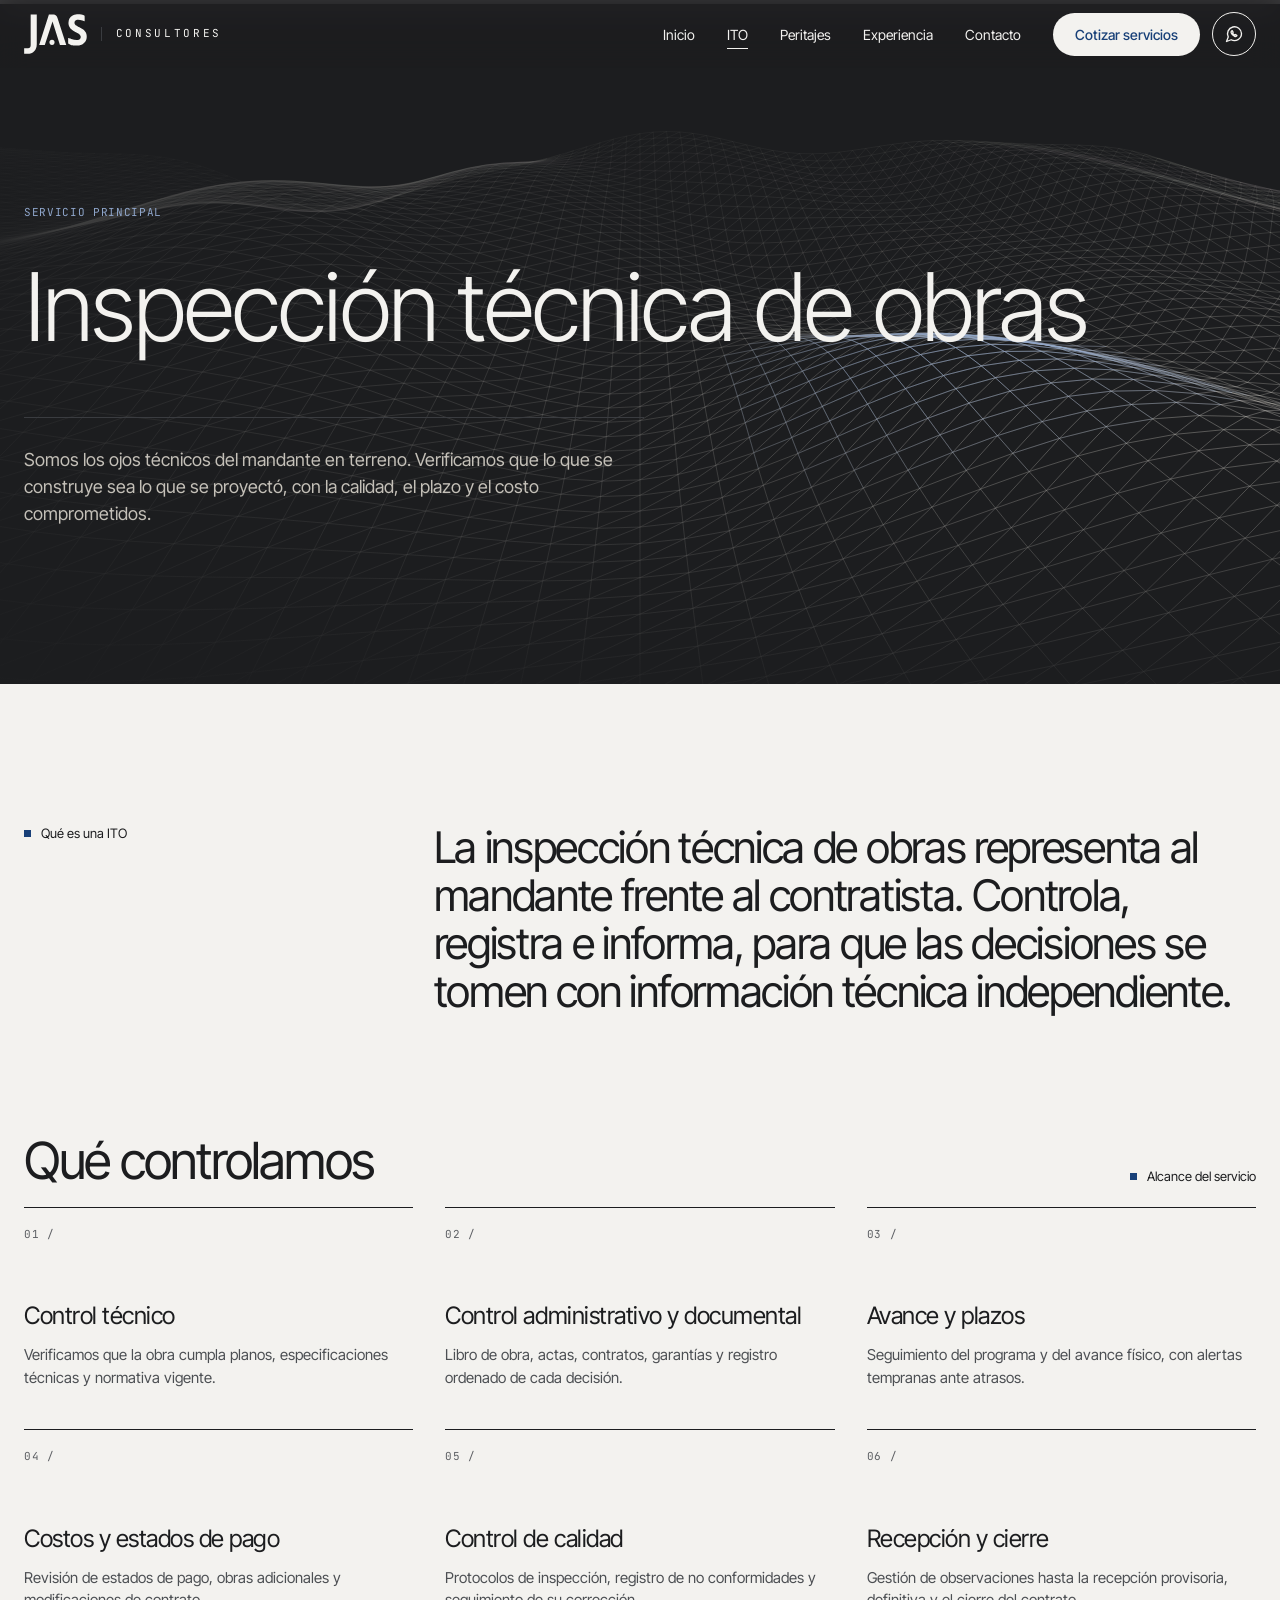
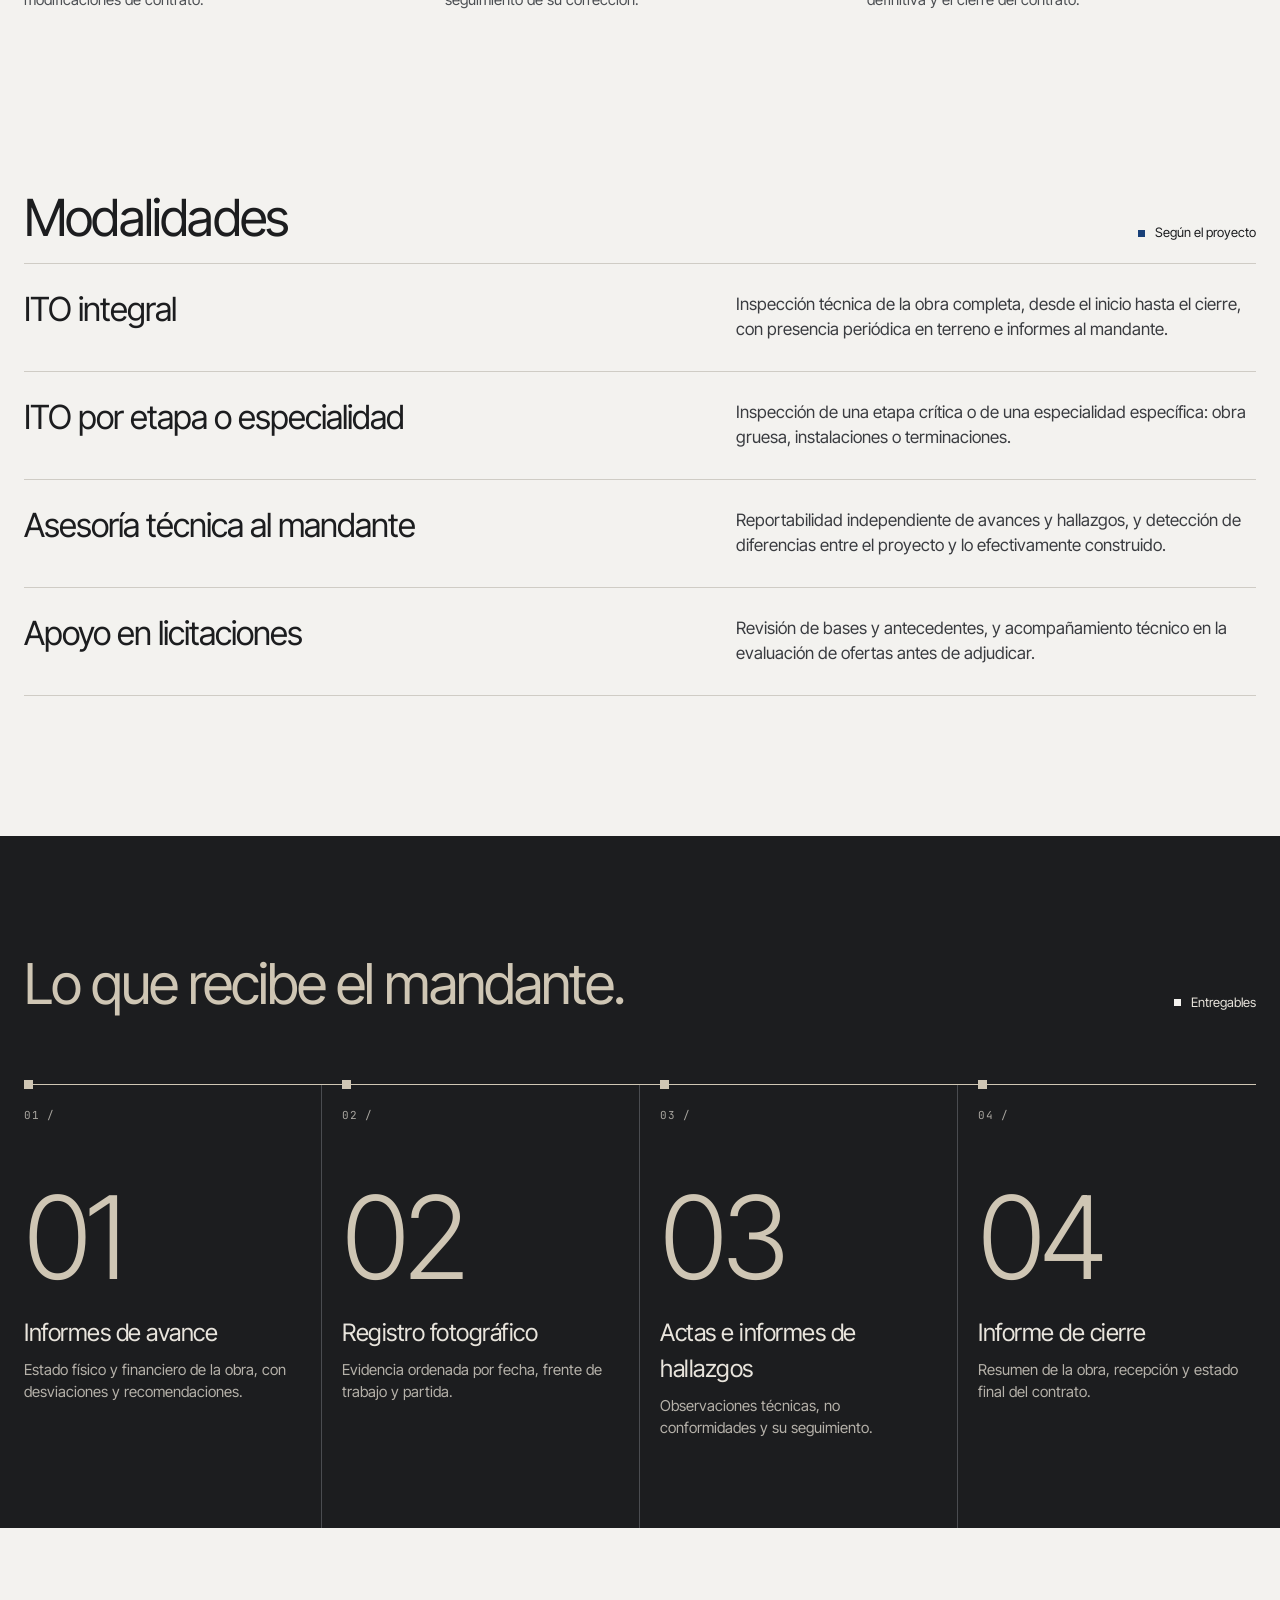
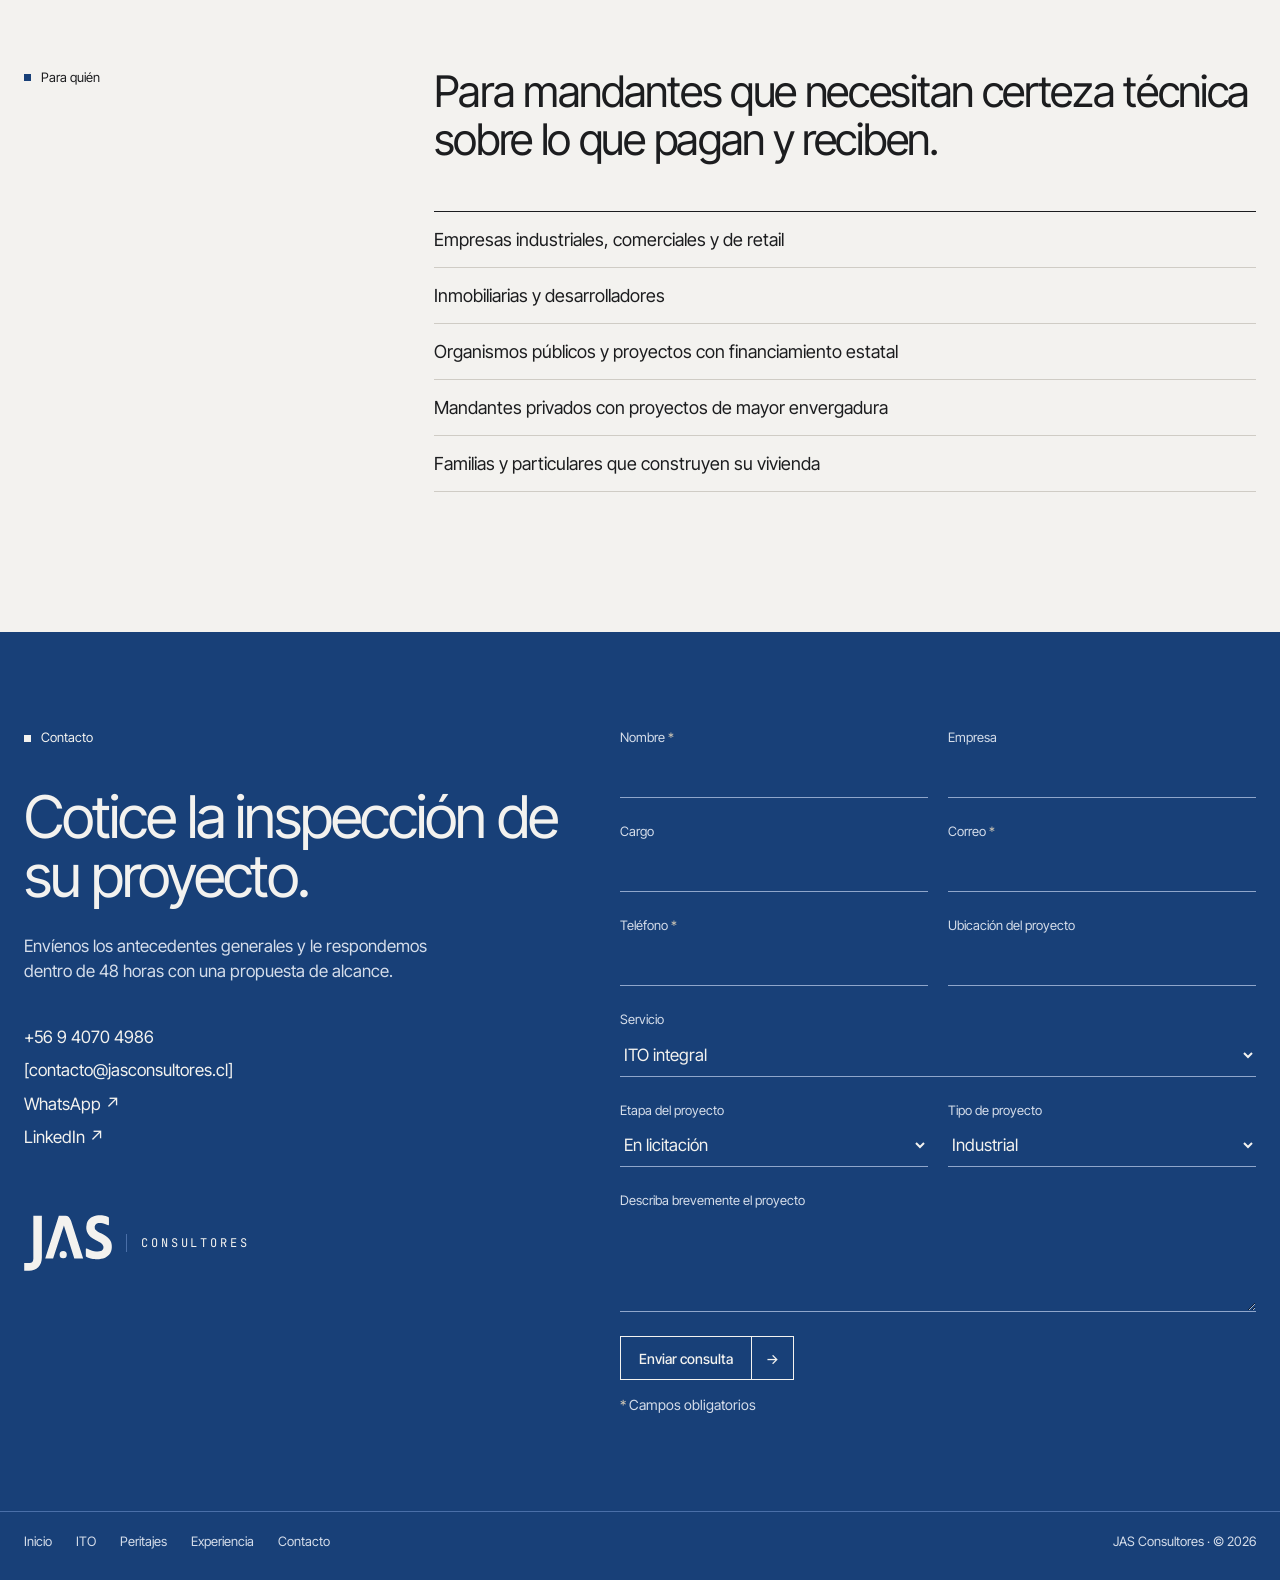
<file: consultores/ito.html>
<!doctype html>
<html lang="es">
<head>
<meta charset="utf-8">
<meta name="viewport" content="width=device-width, initial-scale=1">
<title>Inspección Técnica de Obras (ITO) — JAS Consultores</title>
<meta name="description" content="Alcance, modalidades y entregables del servicio de inspección técnica de obras de JAS Consultores.">
<link rel="icon" type="image/svg+xml" href="../assets/img/jas-logo.svg">
<link rel="preconnect" href="https://fonts.googleapis.com">
<link rel="preconnect" href="https://fonts.gstatic.com" crossorigin="">
<link href="https://fonts.googleapis.com/css2?family=Inter+Tight:wght@300;400;500&amp;family=Inter:wght@400;500&amp;family=JetBrains+Mono:wght@400&amp;display=swap" rel="stylesheet">
<link rel="stylesheet" href="../assets/css/site.css">
<link rel="stylesheet" href="assets/consultores.css">
</head>
<body>
<div style="background: #F3F2EF; color: #1C1D1F; font-family: 'Inter Tight', Inter, system-ui, sans-serif; font-size: 15px; line-height: 1.5; width: 100%;">
<header style="position: sticky; top: 0; z-index: 20; background: rgba(28,29,31,0.86); backdrop-filter: blur(14px); color: #F3F2EF;">
<nav aria-label="Principal" style="max-width: 1400px; margin: 0 auto; padding: 12px 24px; display: flex; flex-wrap: wrap; align-items: center; justify-content: space-between; gap: 16px 32px;">
<a href="index.html" aria-label="JAS Consultores, inicio" style="display: flex; align-items: center; gap: 14px; color: #F3F2EF; text-decoration: none;">
<svg role="img" aria-label="JAS" viewBox="13 0 1669 1062" style="height: 40px; width: auto; display: block;"><path fill="currentColor" d="M190 13H352V800C352 960 250 1057 110 1057H17V912H120C165 912 190 880 190 830ZM415 826L674 13H800Q872 13 905 110L1135 826H967L770 199L565 826ZM688.5 753a68 68 0 1 0 136 0a68 68 0 1 0-136 0ZM1436 837C1501 830 1530 821 1568 801C1612 776 1649 735 1663 693C1664 689 1667 681 1668 676C1680 645 1682 592 1674 550C1659 469 1610 418 1484 353C1386 302 1364 285 1356 251C1346 208 1367 170 1406 157C1440 145 1509 153 1562 174C1619 196 1622 197 1624 182C1627 168 1624 48 1622 45C1618 37 1566 19 1537 14C1480 4 1437 3 1388 11C1284 26 1209 98 1199 193C1198 200 1196 211 1195 216C1190 253 1201 311 1222 348C1251 402 1290 435 1377 480C1462 524 1486 540 1504 563C1536 606 1520 665 1470 685C1426 702 1339 693 1269 663C1264 661 1253 656 1245 653C1237 650 1224 645 1215 641C1195 631 1188 632 1186 643C1185 654 1186 782 1188 786C1193 794 1219 806 1261 820C1278 825 1315 832 1344 835C1354 836 1365 837 1366 837C1373 838 1429 838 1436 837Z"></path></svg>
<span class="mono" style="font-size: 11px; letter-spacing: 0.24em; padding-left: 14px; border-left: 1px solid #3A3C40; line-height: 1.2;">Consultores</span>
</a>
<div class="nv-links" style="display: flex; flex-wrap: wrap; align-items: center; gap: 12px 32px; font-size: 14px;">
<a class="navl" href="index.html" style="color: #F3F2EF;">Inicio</a>
<a class="navl on" href="ito.html" aria-current="page" style="color: #F3F2EF;">ITO</a>
<a class="navl" href="peritajes.html" style="color: #F3F2EF;">Peritajes</a>
<a class="navl" href="experiencia.html" style="color: #F3F2EF;">Experiencia</a>
<a class="navl" href="contacto.html" style="color: #F3F2EF;">Contacto</a>
<a class="btn" href="#contacto" style="text-decoration: none; background: #F3F2EF; color: #184078; padding: 11px 22px; border-radius: 999px; font-weight: 500;">Cotizar servicios</a>
<a class="btn" href="https://wa.me/56940704986" target="_blank" rel="noopener" aria-label="Escribir por WhatsApp" title="WhatsApp" style="display: inline-flex; align-items: center; justify-content: center; width: 44px; height: 44px; margin-left: -20px; box-sizing: border-box; border: 1px solid #F3F2EF; border-radius: 999px; color: #F3F2EF;"><svg aria-hidden="true" width="20" height="20" viewBox="0 0 24 24" fill="none" stroke="currentColor" stroke-width="1.6" stroke-linecap="round" stroke-linejoin="round"><path d="M21 11.5a8.4 8.4 0 0 1-12.4 7.4L3 21l2.1-5.5A8.4 8.4 0 1 1 21 11.5z"></path><path d="M9.3 8.4c.3-.4.8-.4 1 .1l.6 1.3c.1.3 0 .6-.2.8l-.4.4c.5 1 1.3 1.8 2.3 2.3l.4-.4c.2-.2.5-.3.8-.2l1.3.6c.5.2.5.7.1 1-.7.6-1.6.8-2.4.5-2-.7-3.5-2.2-4.2-4.2-.3-.8-.1-1.7.5-2.4z"></path></svg></a>
</div>
<button class="nv-bg" type="button" aria-label="Abrir menú" aria-expanded="false" aria-controls="nv-ov"><i></i><i></i><i></i></button>
</nav>
</header>
<div id="nv-ov" class="nv-ov" aria-hidden="true" style="--nv-bg: #1C1D1F; --nv-ac: #8FA6CB; --nv-ln: #3A3C40; --nv-mu: #7D8282;">
<nav aria-label="Menú" class="nv-in">
<a class="nv-l" href="index.html"><span class="mono">01</span><span>Inicio</span></a>
<a class="nv-l on" href="ito.html" aria-current="page"><span class="mono">02</span><span>ITO</span></a>
<a class="nv-l" href="peritajes.html"><span class="mono">03</span><span>Peritajes</span></a>
<a class="nv-l" href="experiencia.html"><span class="mono">04</span><span>Experiencia</span></a>
<a class="nv-l" href="contacto.html"><span class="mono">05</span><span>Contacto</span></a>
</nav>
<div class="nv-ft">
<a class="btn" href="#contacto" style="text-decoration: none; background: #F3F2EF; color: #184078; padding: 11px 22px; border-radius: 999px; font-weight: 500;">Cotizar servicios</a>
<a class="btn" href="https://wa.me/56940704986" target="_blank" rel="noopener" aria-label="Escribir por WhatsApp" title="WhatsApp" style="display: inline-flex; align-items: center; justify-content: center; width: 44px; height: 44px; box-sizing: border-box; border: 1px solid #F3F2EF; border-radius: 999px; color: #F3F2EF;"><svg aria-hidden="true" width="20" height="20" viewBox="0 0 24 24" fill="none" stroke="currentColor" stroke-width="1.6" stroke-linecap="round" stroke-linejoin="round"><path d="M21 11.5a8.4 8.4 0 0 1-12.4 7.4L3 21l2.1-5.5A8.4 8.4 0 1 1 21 11.5z"></path><path d="M9.3 8.4c.3-.4.8-.4 1 .1l.6 1.3c.1.3 0 .6-.2.8l-.4.4c.5 1 1.3 1.8 2.3 2.3l.4-.4c.2-.2.5-.3.8-.2l1.3.6c.5.2.5.7.1 1-.7.6-1.6.8-2.4.5-2-.7-3.5-2.2-4.2-4.2-.3-.8-.1-1.7.5-2.4z"></path></svg></a>
</div>
</div>
<section style="position: relative; overflow: hidden; margin-top: -64px; min-height: 680px; display: flex; align-items: flex-start; background: #1C1D1F; color: #F3F2EF;">
<canvas class="terrain" aria-hidden="true"></canvas><div class="tr-sh" aria-hidden="true"></div>
<div style="position: relative; width: 100%; max-width: 1400px; margin: 0 auto; padding: 200px 24px 88px; box-sizing: border-box;">
<div class="mono fade" style="color: #8FA6CB; margin-bottom: 40px;">Servicio principal</div>
<h1 style="font-weight: 300; font-size: clamp(46px, 7.4vw, 118px); line-height: 0.98; letter-spacing: -0.04em; margin: 0;"><span class="ln"><span>Inspección técnica de obras</span></span></h1>
<p class="fade" style="margin: 56px 0 0; padding-top: 28px; border-top: 1px solid #3A3C40; max-width: 620px; font-size: 18px; color: #C4C0B8;">Somos los ojos técnicos del mandante en terreno. Verificamos que lo que se construye sea lo que se proyectó, con la calidad, el plazo y el costo comprometidos.</p>
</div>
</section>
<section style="padding: 140px 24px 120px; display: flex; flex-wrap: wrap; gap: 32px;">
<div style="flex: 1 1 240px;"><div class="lb">Qué es una ITO</div></div>
<div style="flex: 2.2 1 520px;">
<p class="rv" style="margin: 0; font-size: clamp(26px, 3.4vw, 52px); line-height: 1.1; letter-spacing: -0.03em;">La inspección técnica de obras representa al mandante frente al contratista. Controla, registra e informa, para que las decisiones se tomen con información técnica independiente.</p>
</div>
</section>
<section id="alcance" style="padding: 0 24px 140px;">
<div style="display: flex; flex-wrap: wrap; justify-content: space-between; align-items: flex-end; gap: 16px; margin-bottom: 20px;">
<h2 style="margin: 0; font-weight: 400; font-size: clamp(30px, 4vw, 60px); line-height: 1; letter-spacing: -0.035em;">Qué controlamos</h2>
<div class="lb">Alcance del servicio</div>
</div>
<div style="display: grid; grid-template-columns: repeat(auto-fit, minmax(300px, 1fr)); gap: 0 32px;">
<div class="sc rv"><div class="mono" style="color: #5C5F63;">01 /</div><h3>Control técnico</h3><p>Verificamos que la obra cumpla planos, especificaciones técnicas y normativa vigente.</p></div><div class="sc rv s2"><div class="mono" style="color: #5C5F63;">02 /</div><h3>Control administrativo y documental</h3><p>Libro de obra, actas, contratos, garantías y registro ordenado de cada decisión.</p></div><div class="sc rv s3"><div class="mono" style="color: #5C5F63;">03 /</div><h3>Avance y plazos</h3><p>Seguimiento del programa y del avance físico, con alertas tempranas ante atrasos.</p></div><div class="sc rv"><div class="mono" style="color: #5C5F63;">04 /</div><h3>Costos y estados de pago</h3><p>Revisión de estados de pago, obras adicionales y modificaciones de contrato.</p></div><div class="sc rv s2"><div class="mono" style="color: #5C5F63;">05 /</div><h3>Control de calidad</h3><p>Protocolos de inspección, registro de no conformidades y seguimiento de su corrección.</p></div><div class="sc rv s3"><div class="mono" style="color: #5C5F63;">06 /</div><h3>Recepción y cierre</h3><p>Gestión de observaciones hasta la recepción provisoria, definitiva y el cierre del contrato.</p></div>
</div>
</section>
<section id="modalidades" style="padding: 0 24px 140px;">
<div style="display: flex; flex-wrap: wrap; justify-content: space-between; align-items: flex-end; gap: 16px; margin-bottom: 20px;">
<h2 style="margin: 0; font-weight: 400; font-size: clamp(30px, 4vw, 60px); line-height: 1; letter-spacing: -0.035em;">Modalidades</h2>
<div class="lb">Según el proyecto</div>
</div>
<div style="border-bottom: 1px solid #CFCCC5;">
<div class="mrow rv"><h3>ITO integral</h3><p>Inspección técnica de la obra completa, desde el inicio hasta el cierre, con presencia periódica en terreno e informes al mandante.</p></div><div class="mrow rv"><h3>ITO por etapa o especialidad</h3><p>Inspección de una etapa crítica o de una especialidad específica: obra gruesa, instalaciones o terminaciones.</p></div><div class="mrow rv"><h3>Asesoría técnica al mandante</h3><p>Reportabilidad independiente de avances y hallazgos, y detección de diferencias entre el proyecto y lo efectivamente construido.</p></div><div class="mrow rv"><h3>Apoyo en licitaciones</h3><p>Revisión de bases y antecedentes, y acompañamiento técnico en la evaluación de ofertas antes de adjudicar.</p></div>
</div>
</section>
<section id="entregables" style="overflow: hidden; background: #1C1D1F; color: #E8E4DC; padding: 120px 24px 0;">
<div style="display: flex; flex-wrap: wrap; justify-content: space-between; align-items: flex-end; gap: 24px; padding-bottom: 72px;">
<h2 class="rv" style="margin: 0; font-weight: 400; font-size: clamp(30px, 4.4vw, 68px); line-height: 1; letter-spacing: -0.035em; max-width: 880px; color: #CFC6B4;">Lo que recibe el mandante.</h2>
<div class="lb w">Entregables</div>
</div>
<div aria-hidden="true" style="height: 1px; background: #4A4C50;"><div class="pr-bar" style="height: 1px; background: #CFC6B4; transform-origin: left;"></div></div>
<ol style="list-style: none; margin: 0 -20px; padding: 0; display: grid; grid-template-columns: repeat(auto-fit, minmax(230px, 1fr));">
<li class="pc p1" style="position: relative; padding: 22px 20px 88px; border-right: 1px solid #4A4C50;">
<span class="pm" aria-hidden="true" style="position: absolute; top: -5px; left: 20px; width: 9px; height: 9px; border: 1px solid #CFC6B4; box-sizing: border-box; background: #CFC6B4;"></span>
<div class="mono" style="color: #A9A6A0;">01 /</div>
<div aria-hidden="true" style="overflow: hidden; margin-top: 64px;"><div class="pn" style="font-weight: 300; font-size: clamp(80px, 9vw, 150px); line-height: 0.86; letter-spacing: -0.05em; color: #CFC6B4;">01</div></div>
<h3 style="margin: 28px 0 8px; font-size: 24px; font-weight: 400; letter-spacing: -0.02em;">Informes de avance</h3>
<p style="margin: 0; color: #B5B1A9;">Estado físico y financiero de la obra, con desviaciones y recomendaciones.</p>
</li>
<li class="pc p2" style="position: relative; padding: 22px 20px 88px; border-right: 1px solid #4A4C50;">
<span class="pm" aria-hidden="true" style="position: absolute; top: -5px; left: 20px; width: 9px; height: 9px; border: 1px solid #CFC6B4; box-sizing: border-box; background: #CFC6B4;"></span>
<div class="mono" style="color: #A9A6A0;">02 /</div>
<div aria-hidden="true" style="overflow: hidden; margin-top: 64px;"><div class="pn" style="font-weight: 300; font-size: clamp(80px, 9vw, 150px); line-height: 0.86; letter-spacing: -0.05em; color: #CFC6B4;">02</div></div>
<h3 style="margin: 28px 0 8px; font-size: 24px; font-weight: 400; letter-spacing: -0.02em;">Registro fotográfico</h3>
<p style="margin: 0; color: #B5B1A9;">Evidencia ordenada por fecha, frente de trabajo y partida.</p>
</li>
<li class="pc p3" style="position: relative; padding: 22px 20px 88px; border-right: 1px solid #4A4C50;">
<span class="pm" aria-hidden="true" style="position: absolute; top: -5px; left: 20px; width: 9px; height: 9px; border: 1px solid #CFC6B4; box-sizing: border-box; background: #CFC6B4;"></span>
<div class="mono" style="color: #A9A6A0;">03 /</div>
<div aria-hidden="true" style="overflow: hidden; margin-top: 64px;"><div class="pn" style="font-weight: 300; font-size: clamp(80px, 9vw, 150px); line-height: 0.86; letter-spacing: -0.05em; color: #CFC6B4;">03</div></div>
<h3 style="margin: 28px 0 8px; font-size: 24px; font-weight: 400; letter-spacing: -0.02em;">Actas e informes de hallazgos</h3>
<p style="margin: 0; color: #B5B1A9;">Observaciones técnicas, no conformidades y su seguimiento.</p>
</li>
<li class="pc p4" style="position: relative; padding: 22px 20px 88px;">
<span class="pm" aria-hidden="true" style="position: absolute; top: -5px; left: 20px; width: 9px; height: 9px; border: 1px solid #CFC6B4; box-sizing: border-box; background: #CFC6B4;"></span>
<div class="mono" style="color: #A9A6A0;">04 /</div>
<div aria-hidden="true" style="overflow: hidden; margin-top: 64px;"><div class="pn" style="font-weight: 300; font-size: clamp(80px, 9vw, 150px); line-height: 0.86; letter-spacing: -0.05em; color: #CFC6B4;">04</div></div>
<h3 style="margin: 28px 0 8px; font-size: 24px; font-weight: 400; letter-spacing: -0.02em;">Informe de cierre</h3>
<p style="margin: 0; color: #B5B1A9;">Resumen de la obra, recepción y estado final del contrato.</p>
</li>
</ol>
</section>
<section style="padding: 140px 24px; display: flex; flex-wrap: wrap; gap: 32px;">
<div style="flex: 1 1 240px;"><div class="lb">Para quién</div></div>
<div style="flex: 2.2 1 520px;">
<p class="rv" style="margin: 0 0 48px; font-size: clamp(26px, 3.4vw, 52px); line-height: 1.1; letter-spacing: -0.03em;">Para mandantes que necesitan certeza técnica sobre lo que pagan y reciben.</p>
<ul style="margin: 0; padding: 0; list-style: none; font-size: 18px; border-bottom: 1px solid #CFCCC5;">
<li class="rv" style="padding: 14px 0; border-top: 1px solid #1C1D1F;">Empresas industriales, comerciales y de retail</li>
<li class="rv" style="padding: 14px 0; border-top: 1px solid #CFCCC5;">Inmobiliarias y desarrolladores</li>
<li class="rv" style="padding: 14px 0; border-top: 1px solid #CFCCC5;">Organismos públicos y proyectos con financiamiento estatal</li>
<li class="rv" style="padding: 14px 0; border-top: 1px solid #CFCCC5;">Mandantes privados con proyectos de mayor envergadura</li>
<li class="rv" style="padding: 14px 0; border-top: 1px solid #CFCCC5;">Familias y particulares que construyen su vivienda</li>
</ul>
</div>
</section>
<section id="contacto" style="background: #184078; color: #F3F2EF; overflow: hidden;">
<div style="padding: 96px 24px 96px; display: flex; flex-wrap: wrap; gap: 64px 32px;">
<div class="rv" style="flex: 1 1 400px;">
<div class="lb w" style="margin-bottom: 40px;">Contacto</div>
<h2 style="margin: 0 0 28px; font-weight: 400; font-size: clamp(34px, 4.6vw, 72px); line-height: 1; letter-spacing: -0.035em;">Cotice la inspección de su proyecto.</h2>
<p style="margin: 0 0 40px; color: #D5DDEA; font-size: 17px; max-width: 420px;">Envíenos los antecedentes generales y le respondemos dentro de 48 horas con una propuesta de alcance.</p>
<div style="display: flex; flex-direction: column; align-items: flex-start; gap: 8px; font-size: 17px; color: #F3F2EF;">
<a class="navl" href="tel:+56940704986" style="color: #F3F2EF;">+56 9 4070 4986</a>
<a class="navl" href="#contacto" style="color: #F3F2EF;">[contacto@jasconsultores.cl]</a>
<a class="navl" href="https://wa.me/56940704986" target="_blank" rel="noopener" style="color: #F3F2EF;">WhatsApp ↗</a>
<a class="navl" href="https://www.linkedin.com/company/jas-asesor%C3%ADas-y-peritajes-en-construcci%C3%B3n/" target="_blank" rel="noopener" style="color: #F3F2EF;">LinkedIn ↗</a>
</div>
<div style="display: flex; align-items: center; gap: 14px; margin-top: 64px;"><svg role="img" aria-label="JAS" viewBox="13 0 1669 1062" style="height: 56px; width: auto; display: block;"><path fill="currentColor" d="M190 13H352V800C352 960 250 1057 110 1057H17V912H120C165 912 190 880 190 830ZM415 826L674 13H800Q872 13 905 110L1135 826H967L770 199L565 826ZM688.5 753a68 68 0 1 0 136 0a68 68 0 1 0-136 0ZM1436 837C1501 830 1530 821 1568 801C1612 776 1649 735 1663 693C1664 689 1667 681 1668 676C1680 645 1682 592 1674 550C1659 469 1610 418 1484 353C1386 302 1364 285 1356 251C1346 208 1367 170 1406 157C1440 145 1509 153 1562 174C1619 196 1622 197 1624 182C1627 168 1624 48 1622 45C1618 37 1566 19 1537 14C1480 4 1437 3 1388 11C1284 26 1209 98 1199 193C1198 200 1196 211 1195 216C1190 253 1201 311 1222 348C1251 402 1290 435 1377 480C1462 524 1486 540 1504 563C1536 606 1520 665 1470 685C1426 702 1339 693 1269 663C1264 661 1253 656 1245 653C1237 650 1224 645 1215 641C1195 631 1188 632 1186 643C1185 654 1186 782 1188 786C1193 794 1219 806 1261 820C1278 825 1315 832 1344 835C1354 836 1365 837 1366 837C1373 838 1429 838 1436 837Z"></path></svg><span class="mono" style="font-size: 12px; letter-spacing: 0.24em; padding-left: 14px; border-left: 1px solid #4A6FA8;">Consultores</span></div>
</div>
<form class="rv s2" aria-label="Formulario de contacto" style="flex: 1.2 1 440px; display: grid; grid-template-columns: repeat(2, minmax(0, 1fr)); gap: 24px 20px; align-content: end;">
<label style="display: flex; flex-direction: column; gap: 4px; font-size: 13px; color: #D5DDEA;"><span>Nombre <span class="req" aria-hidden="true">*</span></span>
<input type="text" name="nombre" required="required" style="background: transparent; border: 0; border-bottom: 1px solid #8FA6CB; color: #F3F2EF; padding: 10px 0; font-size: 17px;">
</label>
<label style="display: flex; flex-direction: column; gap: 4px; font-size: 13px; color: #D5DDEA;"><span>Empresa</span>
<input type="text" name="empresa" style="background: transparent; border: 0; border-bottom: 1px solid #8FA6CB; color: #F3F2EF; padding: 10px 0; font-size: 17px;">
</label>
<label style="display: flex; flex-direction: column; gap: 4px; font-size: 13px; color: #D5DDEA;"><span>Cargo</span>
<input type="text" name="cargo" style="background: transparent; border: 0; border-bottom: 1px solid #8FA6CB; color: #F3F2EF; padding: 10px 0; font-size: 17px;">
</label>
<label style="display: flex; flex-direction: column; gap: 4px; font-size: 13px; color: #D5DDEA;"><span>Correo <span class="req" aria-hidden="true">*</span></span>
<input type="email" name="correo" required="required" style="background: transparent; border: 0; border-bottom: 1px solid #8FA6CB; color: #F3F2EF; padding: 10px 0; font-size: 17px;">
</label>
<label style="display: flex; flex-direction: column; gap: 4px; font-size: 13px; color: #D5DDEA;"><span>Teléfono <span class="req" aria-hidden="true">*</span></span>
<input type="tel" name="telefono" required="required" style="background: transparent; border: 0; border-bottom: 1px solid #8FA6CB; color: #F3F2EF; padding: 10px 0; font-size: 17px;">
</label>
<label style="display: flex; flex-direction: column; gap: 4px; font-size: 13px; color: #D5DDEA;"><span>Ubicación del proyecto</span>
<input type="text" name="ubicacion" style="background: transparent; border: 0; border-bottom: 1px solid #8FA6CB; color: #F3F2EF; padding: 10px 0; font-size: 17px;">
</label>
<label style="grid-column: 1 / -1; display: flex; flex-direction: column; gap: 4px; font-size: 13px; color: #D5DDEA;"><span>Servicio</span>
<select name="servicio" style="background: #184078; border: 0; border-bottom: 1px solid #8FA6CB; color: #F3F2EF; padding: 10px 0; font-size: 17px;">
<option>ITO integral</option>
<option>ITO por etapa o especialidad</option>
<option>Asesoría técnica al mandante</option>
<option>Apoyo en licitaciones</option>
<option>Peritaje</option>
<option>Otra consulta</option>
</select>
</label>
<label style="display: flex; flex-direction: column; gap: 4px; font-size: 13px; color: #D5DDEA;"><span>Etapa del proyecto</span>
<select name="etapa" style="background: #184078; border: 0; border-bottom: 1px solid #8FA6CB; color: #F3F2EF; padding: 10px 0; font-size: 17px;">
<option>En licitación</option>
<option>Por iniciar obras</option>
<option>En ejecución</option>
<option>En recepción o cierre</option>
</select>
</label>
<label style="display: flex; flex-direction: column; gap: 4px; font-size: 13px; color: #D5DDEA;"><span>Tipo de proyecto</span>
<select name="tipo" style="background: #184078; border: 0; border-bottom: 1px solid #8FA6CB; color: #F3F2EF; padding: 10px 0; font-size: 17px;">
<option>Industrial</option>
<option>Comercial o retail</option>
<option>Edificación habitacional</option>
<option>Infraestructura</option>
<option>Casa particular</option>
<option>Otro</option>
</select>
</label>
<label style="grid-column: 1 / -1; display: flex; flex-direction: column; gap: 4px; font-size: 13px; color: #D5DDEA;"><span>Describa brevemente el proyecto</span>
<textarea name="mensaje" rows="3" style="background: transparent; border: 0; border-bottom: 1px solid #8FA6CB; color: #F3F2EF; padding: 10px 0; font-size: 17px; resize: vertical;"></textarea>
</label>
<div style="grid-column: 1 / -1;">
<button class="bt inv" type="submit" style="background: transparent; color: #F3F2EF; cursor: pointer; padding: 0;"><span>Enviar consulta</span><span aria-hidden="true">→</span></button>
<p class="form-msg" role="status" style="margin: 14px 0 0; font-size: 14px; color: #D5DDEA;"><span class="req">*</span> Campos obligatorios</p>
</div>
</form>
</div>
</section>
<footer style="background: #184078; color: #F3F2EF; overflow: hidden;">
<div style="padding: 20px 24px 28px; border-top: 1px solid #4A6FA8; display: flex; flex-wrap: wrap; justify-content: space-between; gap: 12px 28px; font-size: 13px; color: #D5DDEA;">
<nav aria-label="Pie de página" style="display: flex; flex-wrap: wrap; gap: 8px 24px;">
<a class="navl" href="index.html" style="color: #D5DDEA;">Inicio</a><a class="navl" href="ito.html" style="color: #D5DDEA;">ITO</a><a class="navl" href="peritajes.html" style="color: #D5DDEA;">Peritajes</a><a class="navl" href="experiencia.html" style="color: #D5DDEA;">Experiencia</a><a class="navl" href="contacto.html" style="color: #D5DDEA;">Contacto</a>
</nav>
<div>JAS Consultores · © 2026</div>
</div>
</footer>
<div class="cur" aria-hidden="true"><span>Ver</span></div><div class="cur-dot" aria-hidden="true"></div>
</div>
<script src="../assets/js/site.js"></script>
<script src="assets/consultores.js"></script>
</body>
</html>
</file>
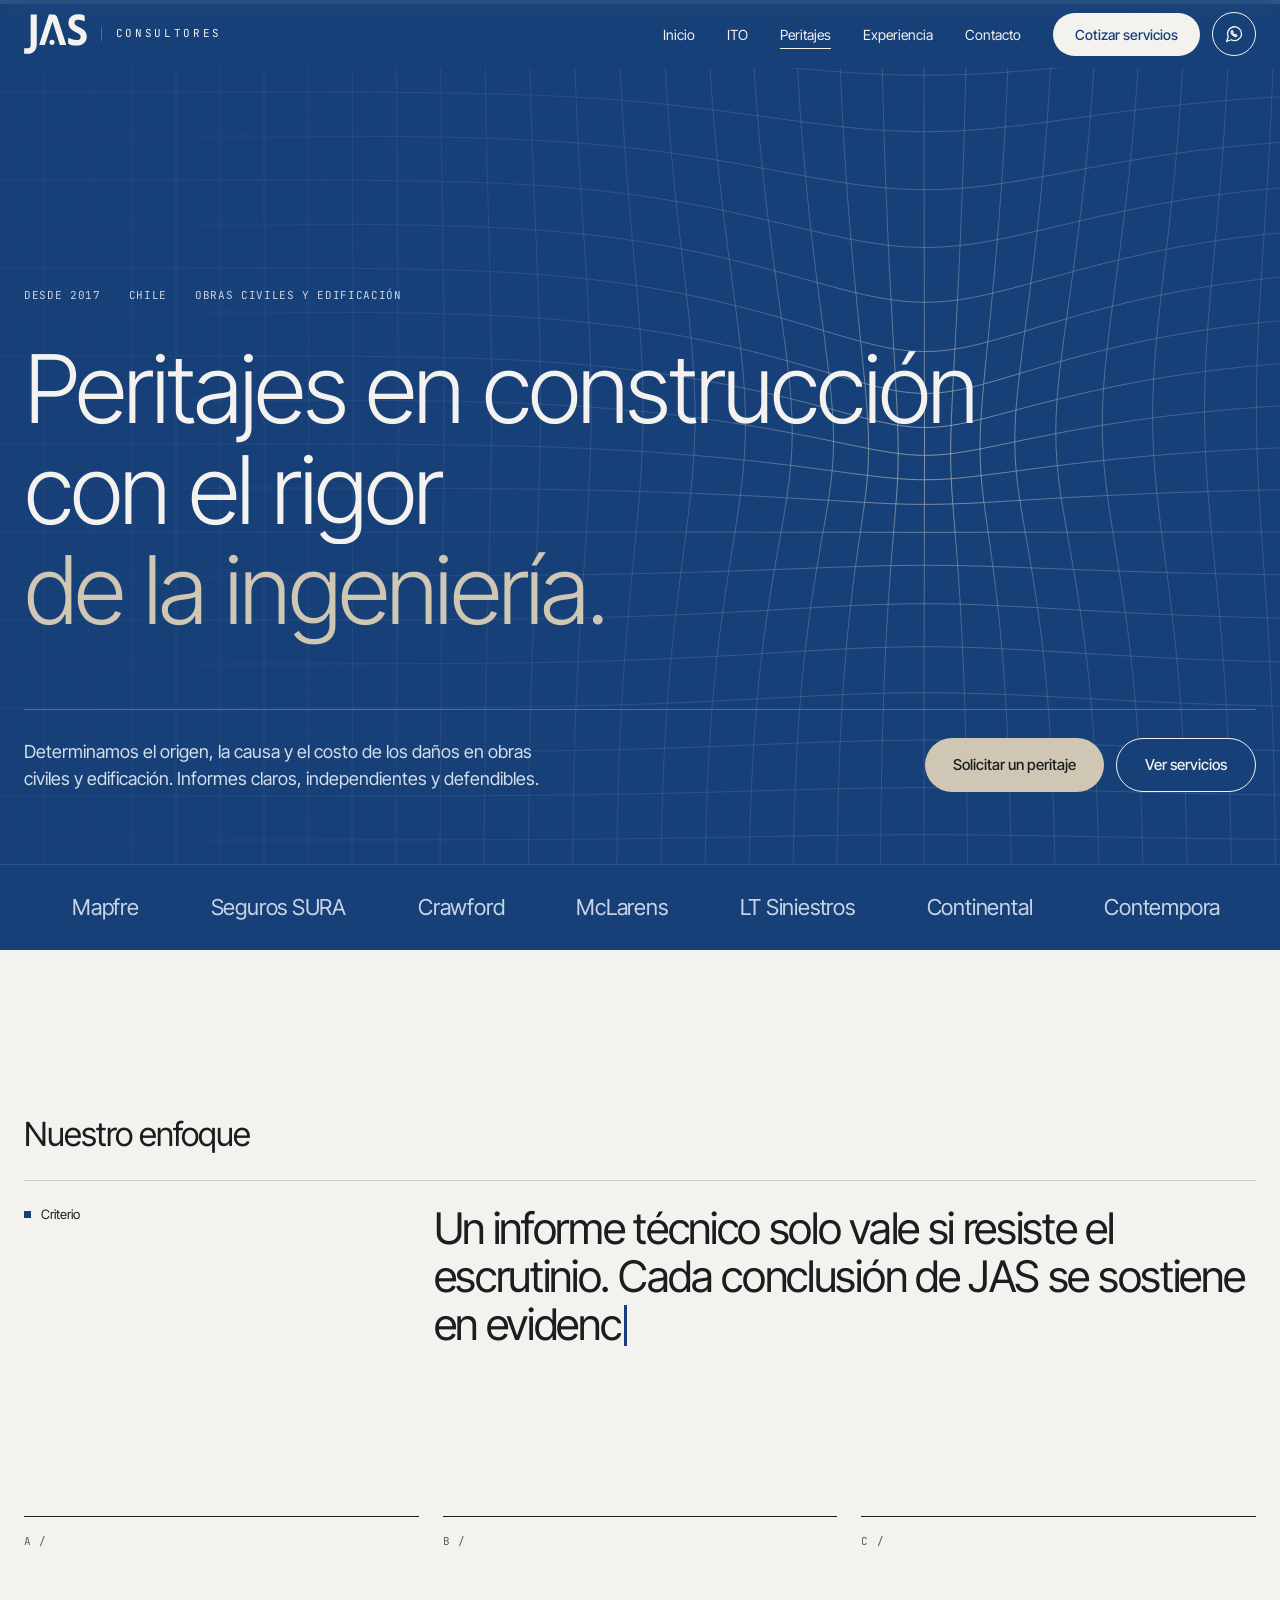
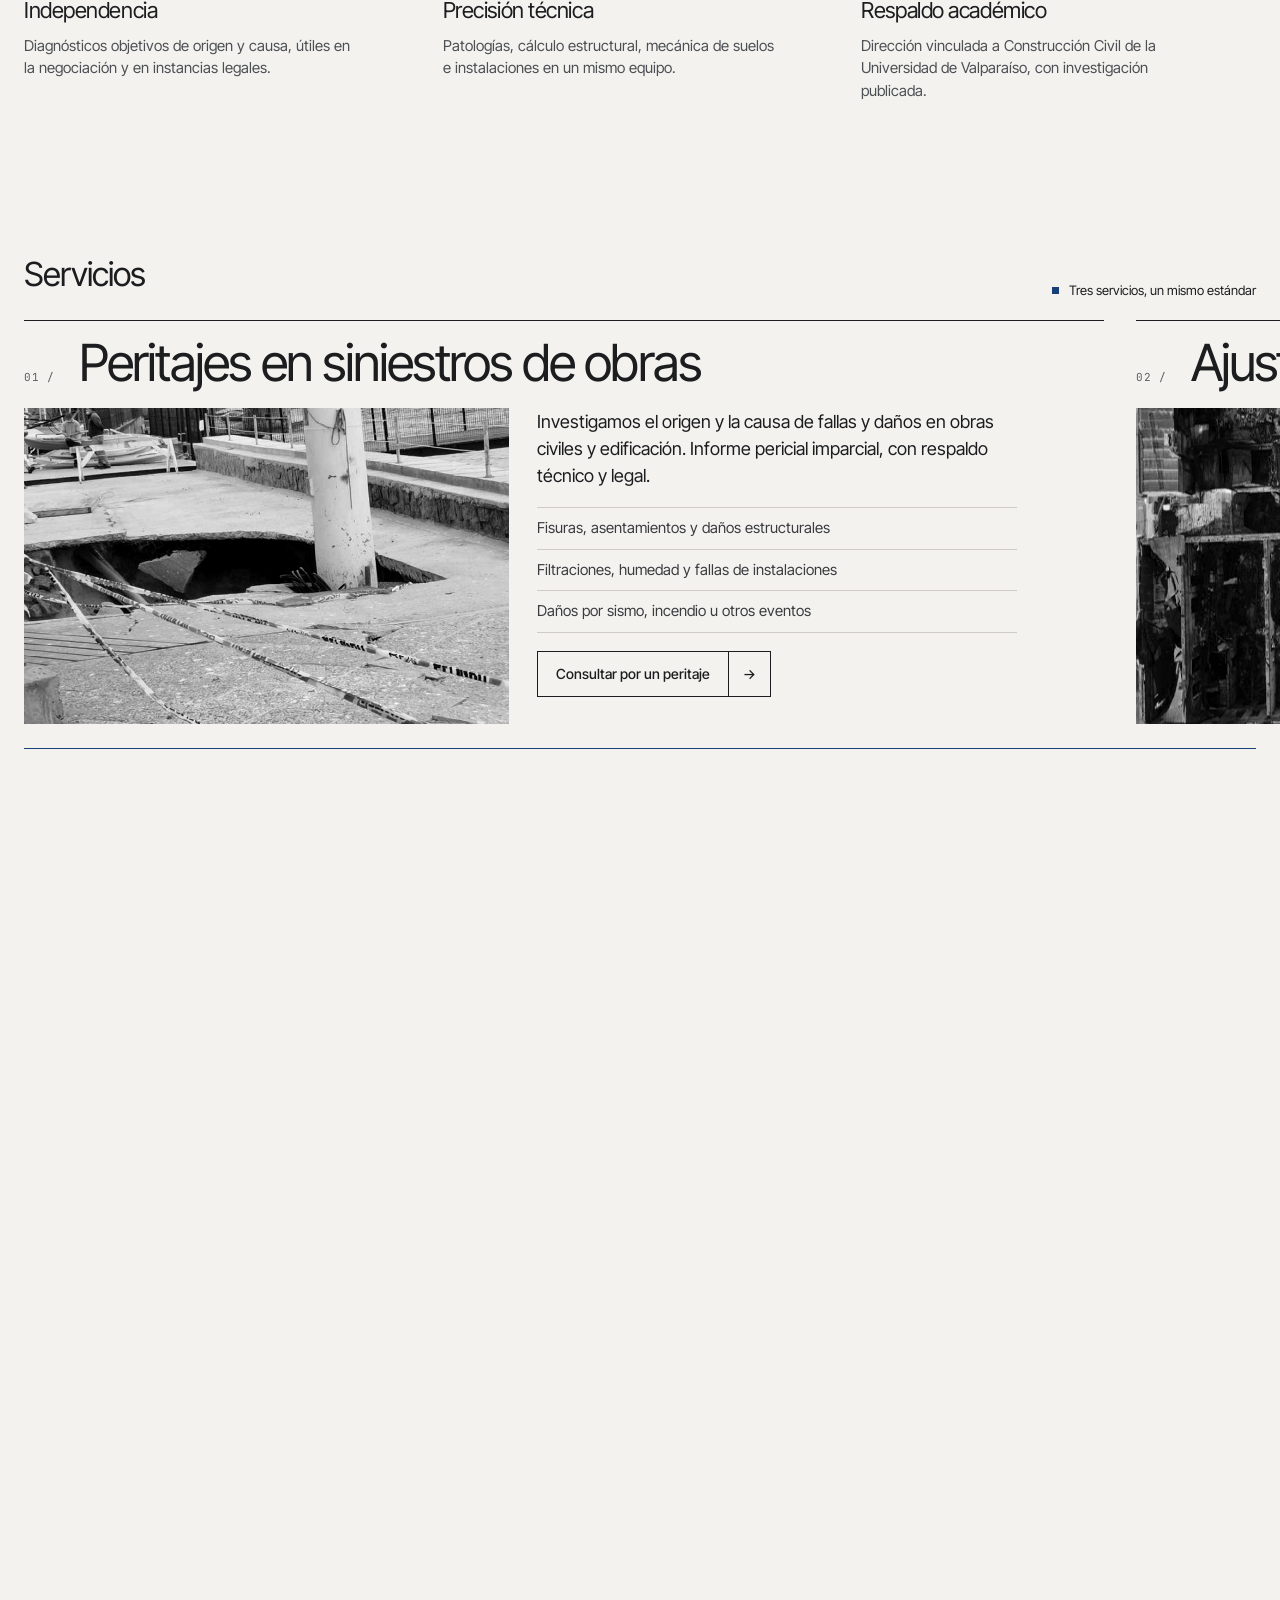
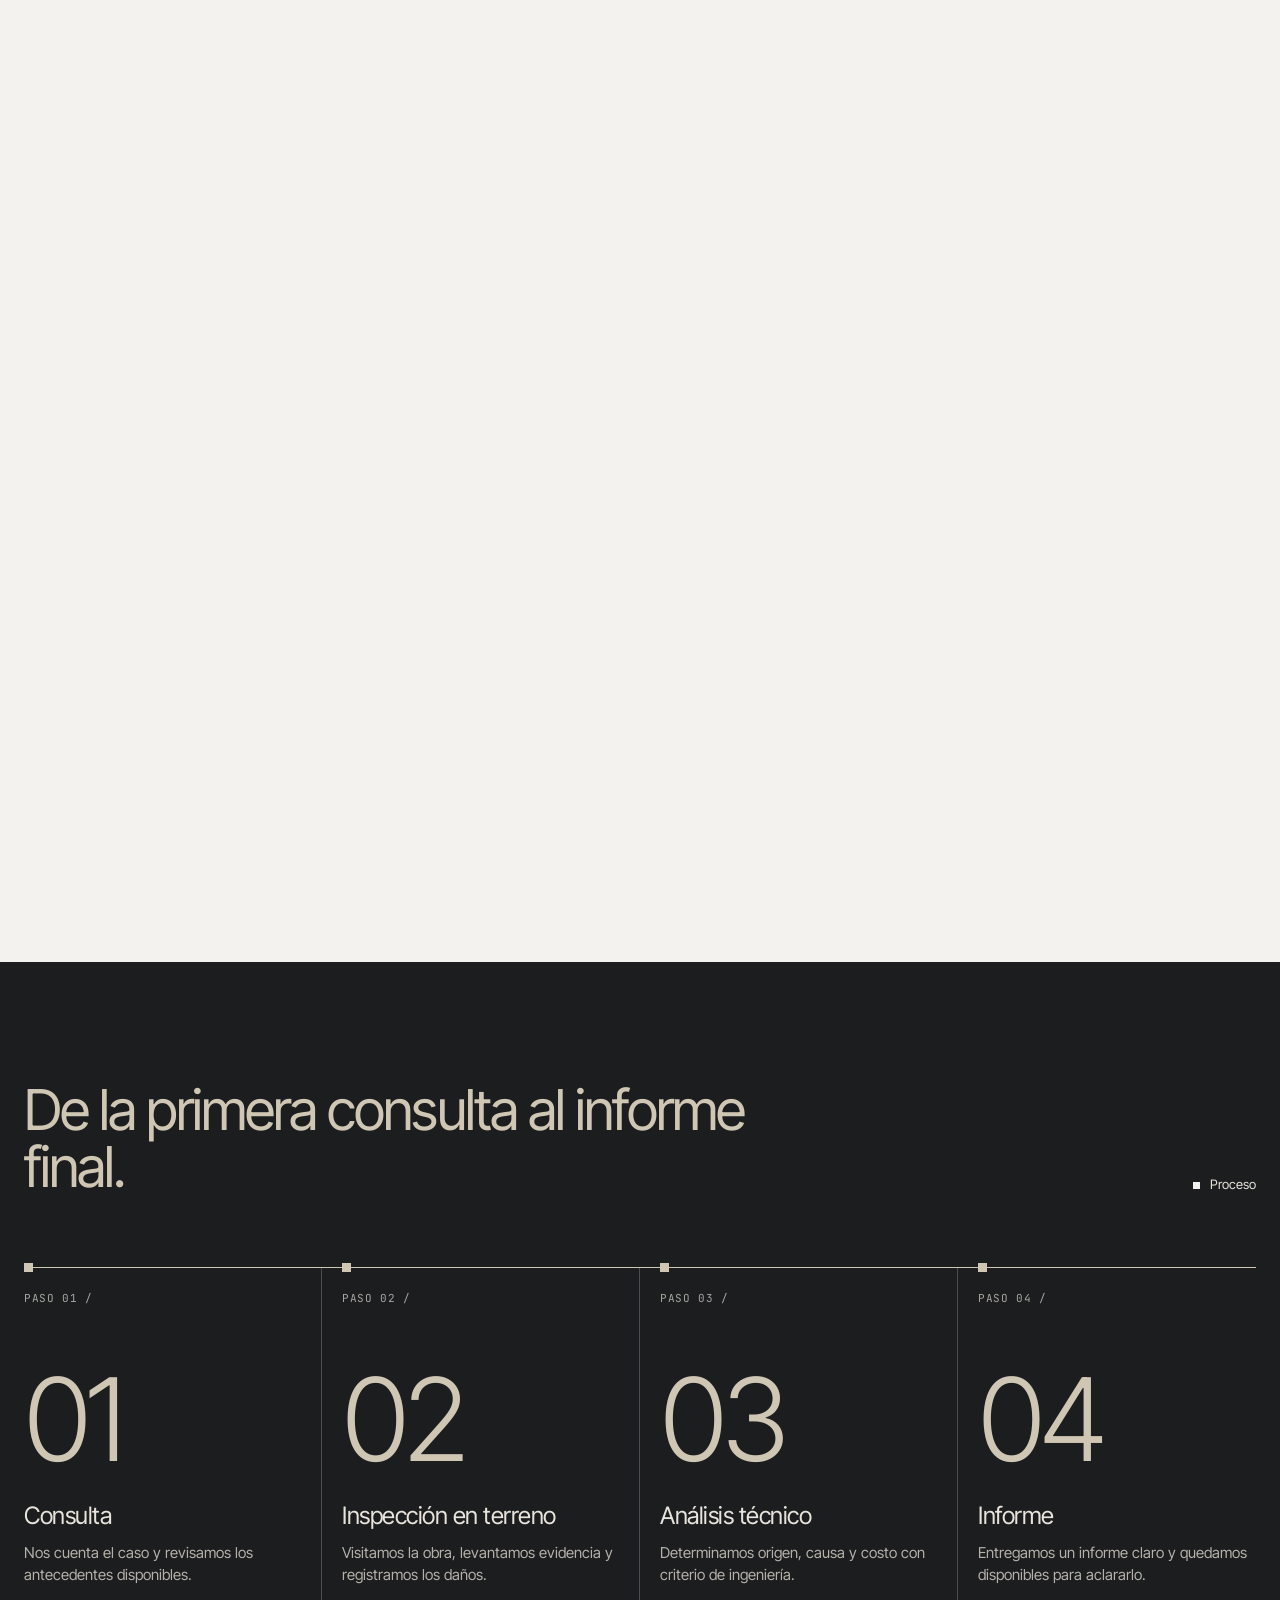
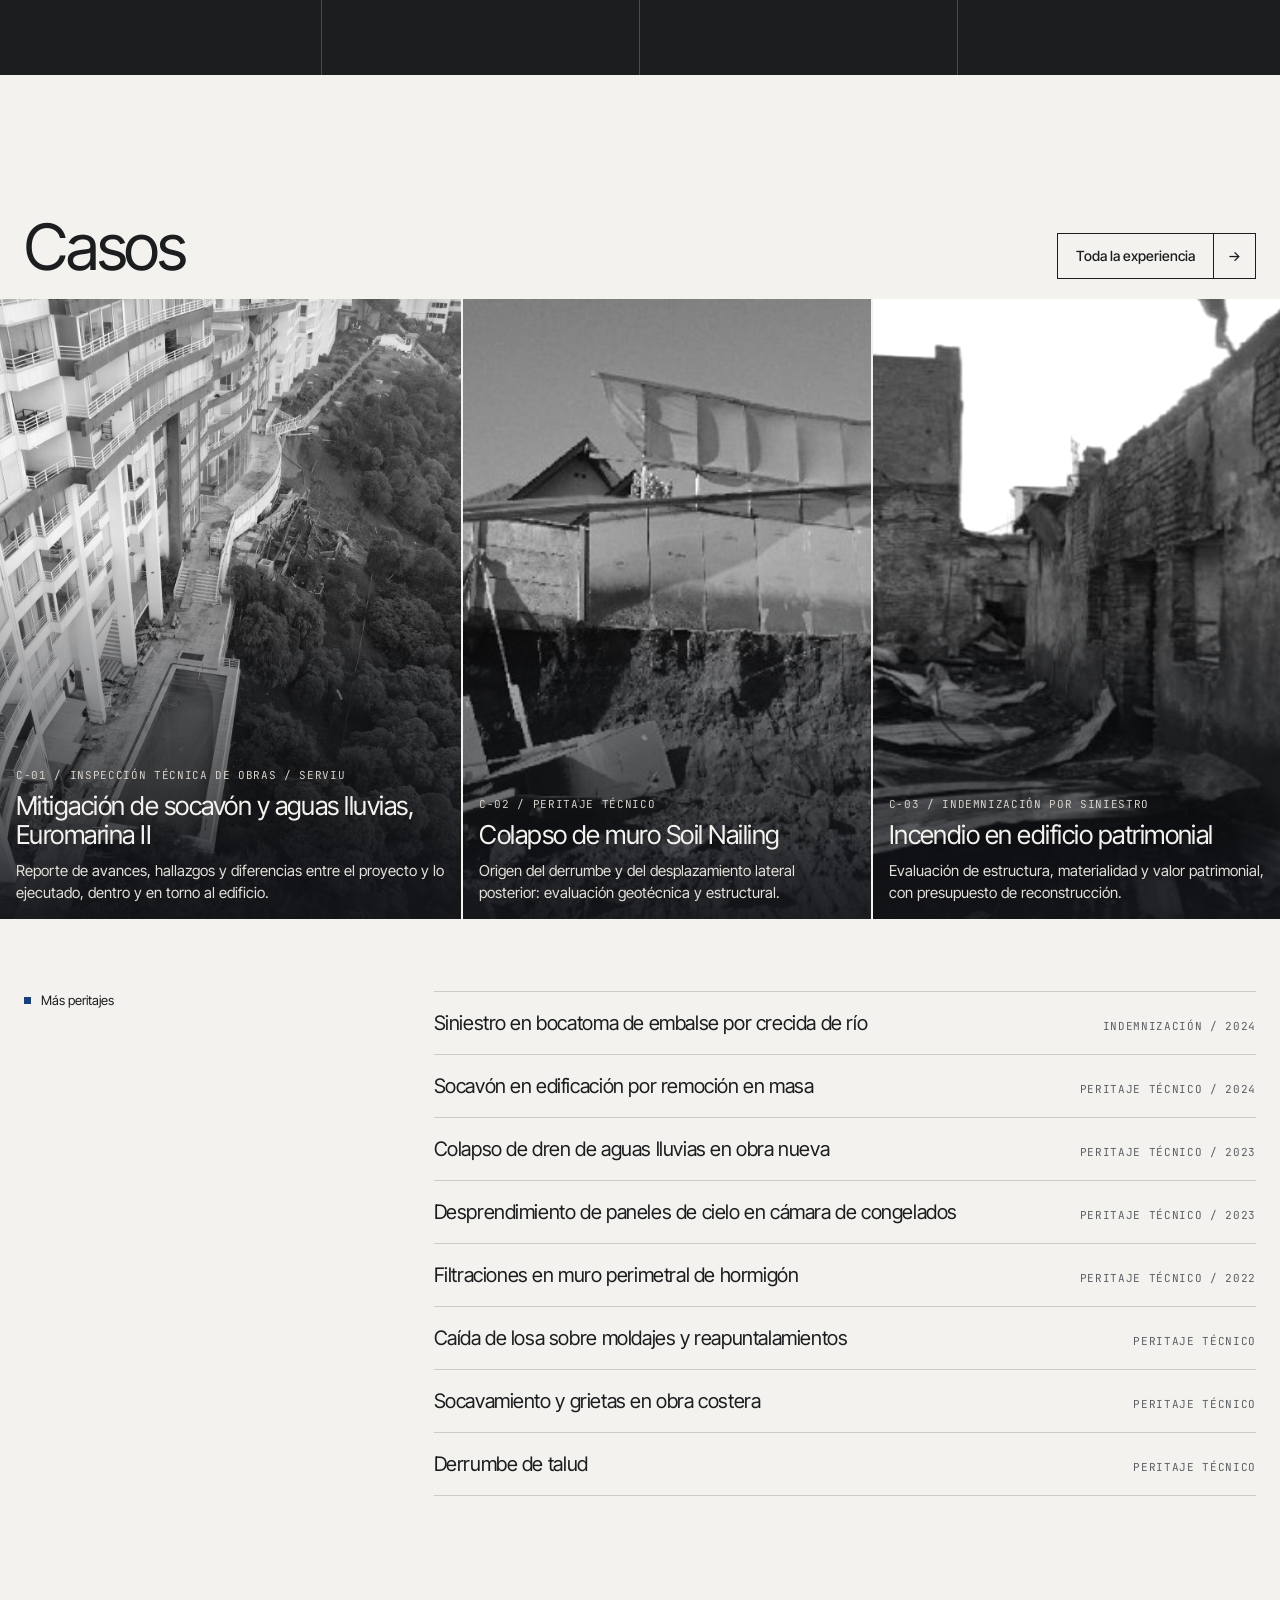
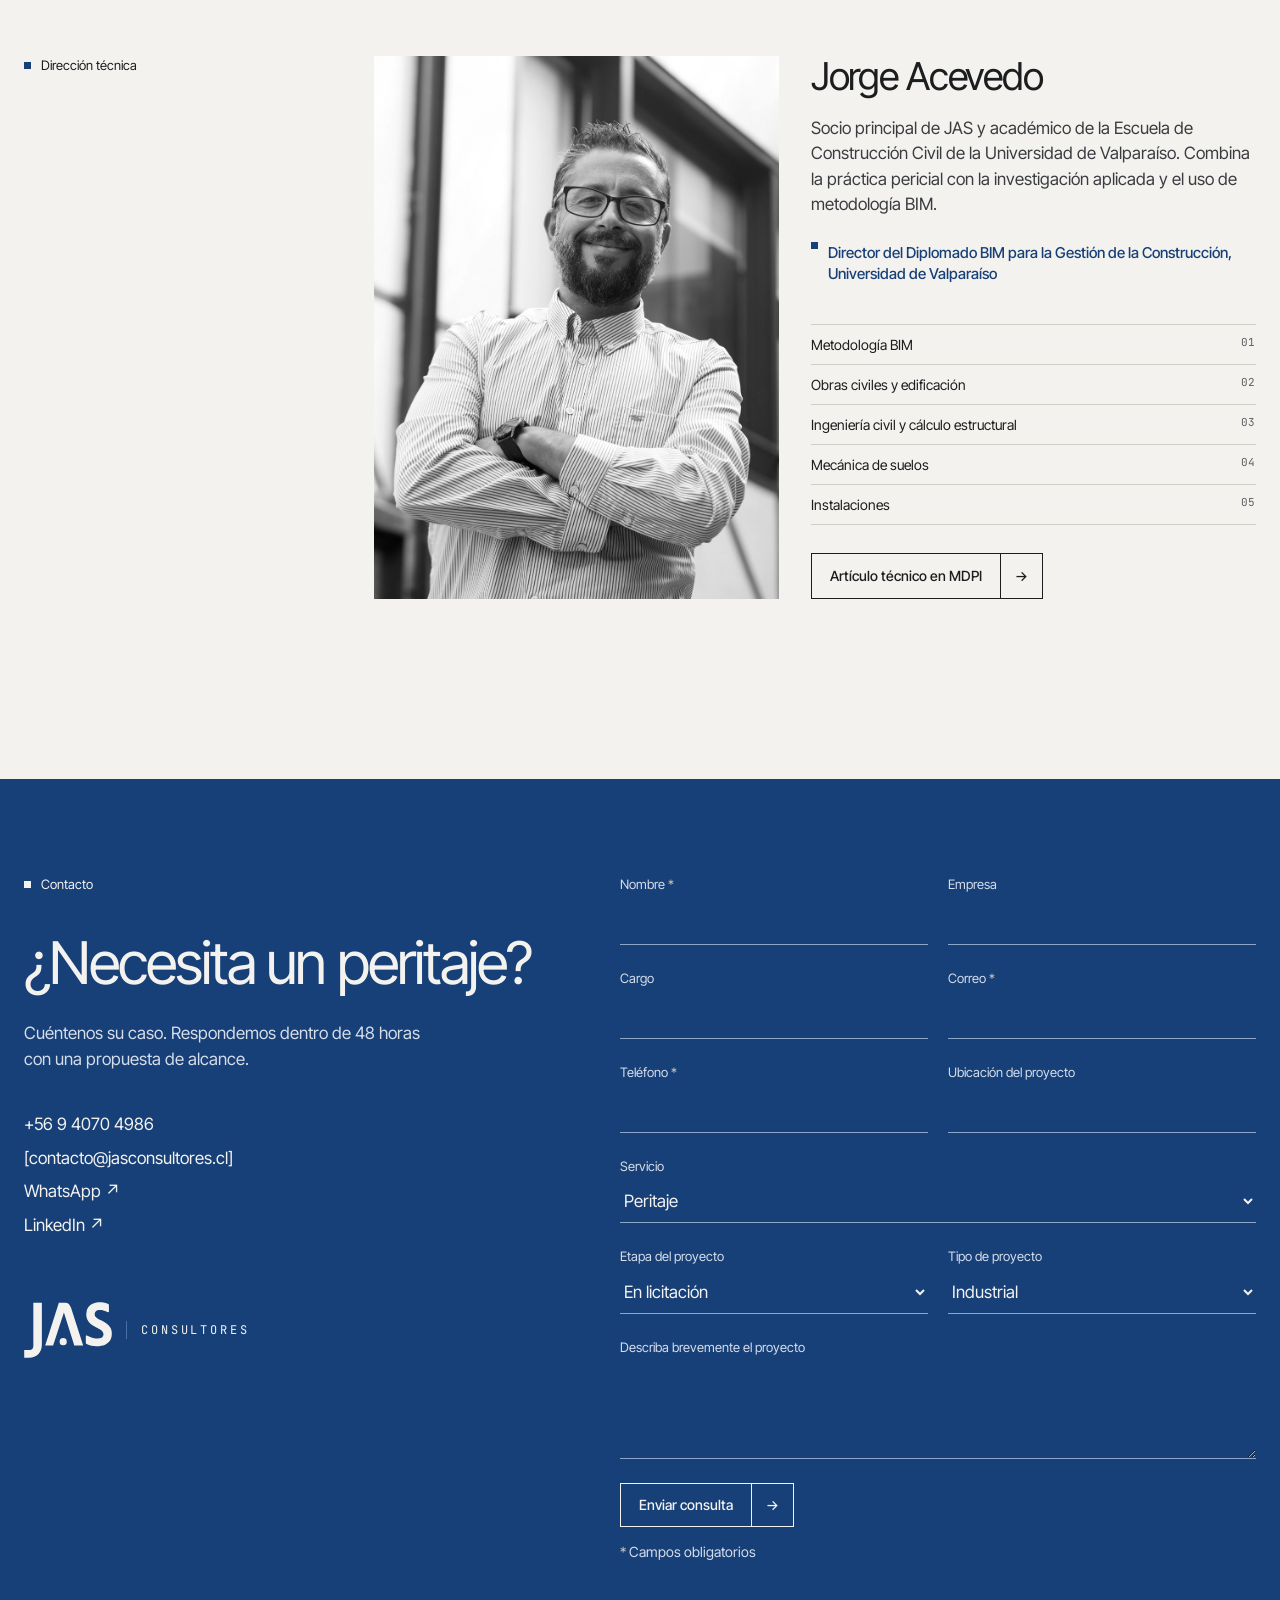
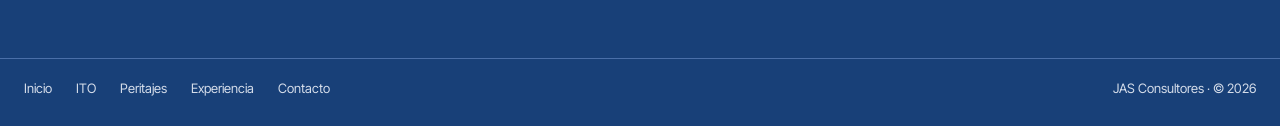
<file: consultores/peritajes.html>
<!doctype html>
<html lang="es">
<head>
<meta charset="utf-8">
<meta name="viewport" content="width=device-width, initial-scale=1">
<title>Peritajes en Construcción — JAS Consultores</title>
<meta name="description" content="Peritajes en siniestros de obras, estimación de indemnizaciones y análisis de patologías en construcción.">
<link rel="icon" type="image/svg+xml" href="../assets/img/jas-logo.svg">
<link rel="preconnect" href="https://fonts.googleapis.com">
<link rel="preconnect" href="https://fonts.gstatic.com" crossorigin="">
<link href="https://fonts.googleapis.com/css2?family=Inter+Tight:wght@300;400;500&amp;family=Inter:wght@400;500&amp;family=JetBrains+Mono:wght@400&amp;display=swap" rel="stylesheet">
<link rel="stylesheet" href="../assets/css/site.css">
<link rel="stylesheet" href="assets/consultores.css">
</head>
<body>
<div style="background: #F3F2EF; color: #1C1D1F; font-family: 'Inter Tight', Inter, system-ui, sans-serif; font-size: 15px; line-height: 1.5; width: 100%;">
<header style="position: sticky; top: 0; z-index: 20; background: rgba(24,64,120,0.86); backdrop-filter: blur(14px); color: #F3F2EF;">
<nav aria-label="Principal" style="max-width: 1400px; margin: 0 auto; padding: 12px 24px; display: flex; flex-wrap: wrap; align-items: center; justify-content: space-between; gap: 16px 32px;">
<a href="index.html" aria-label="JAS Consultores, inicio" style="display: flex; align-items: center; gap: 14px; color: #F3F2EF; text-decoration: none;">
<svg role="img" aria-label="JAS" viewBox="13 0 1669 1062" style="height: 40px; width: auto; display: block;"><path fill="currentColor" d="M190 13H352V800C352 960 250 1057 110 1057H17V912H120C165 912 190 880 190 830ZM415 826L674 13H800Q872 13 905 110L1135 826H967L770 199L565 826ZM688.5 753a68 68 0 1 0 136 0a68 68 0 1 0-136 0ZM1436 837C1501 830 1530 821 1568 801C1612 776 1649 735 1663 693C1664 689 1667 681 1668 676C1680 645 1682 592 1674 550C1659 469 1610 418 1484 353C1386 302 1364 285 1356 251C1346 208 1367 170 1406 157C1440 145 1509 153 1562 174C1619 196 1622 197 1624 182C1627 168 1624 48 1622 45C1618 37 1566 19 1537 14C1480 4 1437 3 1388 11C1284 26 1209 98 1199 193C1198 200 1196 211 1195 216C1190 253 1201 311 1222 348C1251 402 1290 435 1377 480C1462 524 1486 540 1504 563C1536 606 1520 665 1470 685C1426 702 1339 693 1269 663C1264 661 1253 656 1245 653C1237 650 1224 645 1215 641C1195 631 1188 632 1186 643C1185 654 1186 782 1188 786C1193 794 1219 806 1261 820C1278 825 1315 832 1344 835C1354 836 1365 837 1366 837C1373 838 1429 838 1436 837Z"></path></svg>
<span class="mono" style="font-size: 11px; letter-spacing: 0.24em; padding-left: 14px; border-left: 1px solid #4A6FA8; line-height: 1.2;">Consultores</span>
</a>
<div class="nv-links" style="display: flex; flex-wrap: wrap; align-items: center; gap: 12px 32px; font-size: 14px;">
<a class="navl" href="index.html" style="color: #F3F2EF;">Inicio</a>
<a class="navl" href="ito.html" style="color: #F3F2EF;">ITO</a>
<a class="navl on" href="peritajes.html" aria-current="page" style="color: #F3F2EF;">Peritajes</a>
<a class="navl" href="experiencia.html" style="color: #F3F2EF;">Experiencia</a>
<a class="navl" href="contacto.html" style="color: #F3F2EF;">Contacto</a>
<a class="btn" href="#contacto" style="text-decoration: none; background: #F3F2EF; color: #184078; padding: 11px 22px; border-radius: 999px; font-weight: 500;">Cotizar servicios</a>
<a class="btn" href="https://wa.me/56940704986" target="_blank" rel="noopener" aria-label="Escribir por WhatsApp" title="WhatsApp" style="display: inline-flex; align-items: center; justify-content: center; width: 44px; height: 44px; margin-left: -20px; box-sizing: border-box; border: 1px solid #F3F2EF; border-radius: 999px; color: #F3F2EF;"><svg aria-hidden="true" width="20" height="20" viewBox="0 0 24 24" fill="none" stroke="currentColor" stroke-width="1.6" stroke-linecap="round" stroke-linejoin="round"><path d="M21 11.5a8.4 8.4 0 0 1-12.4 7.4L3 21l2.1-5.5A8.4 8.4 0 1 1 21 11.5z"></path><path d="M9.3 8.4c.3-.4.8-.4 1 .1l.6 1.3c.1.3 0 .6-.2.8l-.4.4c.5 1 1.3 1.8 2.3 2.3l.4-.4c.2-.2.5-.3.8-.2l1.3.6c.5.2.5.7.1 1-.7.6-1.6.8-2.4.5-2-.7-3.5-2.2-4.2-4.2-.3-.8-.1-1.7.5-2.4z"></path></svg></a>
</div>
<button class="nv-bg" type="button" aria-label="Abrir menú" aria-expanded="false" aria-controls="nv-ov"><i></i><i></i><i></i></button>
</nav>
</header>
<div id="nv-ov" class="nv-ov" aria-hidden="true" style="--nv-bg: #1C1D1F; --nv-ac: #8FA6CB; --nv-ln: #3A3C40; --nv-mu: #7D8282;">
<nav aria-label="Menú" class="nv-in">
<a class="nv-l" href="index.html"><span class="mono">01</span><span>Inicio</span></a>
<a class="nv-l" href="ito.html"><span class="mono">02</span><span>ITO</span></a>
<a class="nv-l on" href="peritajes.html" aria-current="page"><span class="mono">03</span><span>Peritajes</span></a>
<a class="nv-l" href="experiencia.html"><span class="mono">04</span><span>Experiencia</span></a>
<a class="nv-l" href="contacto.html"><span class="mono">05</span><span>Contacto</span></a>
</nav>
<div class="nv-ft">
<a class="btn" href="#contacto" style="text-decoration: none; background: #F3F2EF; color: #184078; padding: 11px 22px; border-radius: 999px; font-weight: 500;">Cotizar servicios</a>
<a class="btn" href="https://wa.me/56940704986" target="_blank" rel="noopener" aria-label="Escribir por WhatsApp" title="WhatsApp" style="display: inline-flex; align-items: center; justify-content: center; width: 44px; height: 44px; box-sizing: border-box; border: 1px solid #F3F2EF; border-radius: 999px; color: #F3F2EF;"><svg aria-hidden="true" width="20" height="20" viewBox="0 0 24 24" fill="none" stroke="currentColor" stroke-width="1.6" stroke-linecap="round" stroke-linejoin="round"><path d="M21 11.5a8.4 8.4 0 0 1-12.4 7.4L3 21l2.1-5.5A8.4 8.4 0 1 1 21 11.5z"></path><path d="M9.3 8.4c.3-.4.8-.4 1 .1l.6 1.3c.1.3 0 .6-.2.8l-.4.4c.5 1 1.3 1.8 2.3 2.3l.4-.4c.2-.2.5-.3.8-.2l1.3.6c.5.2.5.7.1 1-.7.6-1.6.8-2.4.5-2-.7-3.5-2.2-4.2-4.2-.3-.8-.1-1.7.5-2.4z"></path></svg></a>
</div>
</div>
<section id="inicio" style="position: relative; overflow: hidden; background: #184078; color: #F3F2EF; min-height: 860px; margin-top: -64px; display: flex; align-items: flex-end;">
<div class="hc-wrap" aria-hidden="true"><canvas class="mesh"></canvas><div class="hc-sh"></div></div>
<div class="hero-in" style="position: relative; max-width: 1400px; width: 100%; margin: 0 auto; padding: 200px 24px 72px; box-sizing: border-box;">
<div class="mono fade" style="color: #C9D3E4; margin-bottom: 40px; display: flex; flex-wrap: wrap; gap: 8px 28px;"><span>Desde 2017</span><span>Chile</span><span>Obras civiles y edificación</span></div>
<h1 style="font-weight: 300; font-size: clamp(46px, 7.4vw, 118px); line-height: 0.98; letter-spacing: -0.04em; margin: 0; max-width: 1150px;">
<span class="ln"><span>Peritajes en construcción</span></span>
<span class="ln d2"><span>con el rigor</span></span>
<span class="ln d3"><span style="color: #CFC6B4;">de la ingeniería.</span></span>
</h1>
<div class="fade" style="display: flex; flex-wrap: wrap; justify-content: space-between; align-items: flex-end; gap: 32px; margin-top: 64px; padding-top: 28px; border-top: 1px solid #4A6FA8;">
<p style="margin: 0; max-width: 520px; font-size: 18px; color: #D5DDEA;">Determinamos el origen, la causa y el costo de los daños en obras civiles y edificación. Informes claros, independientes y defendibles.</p>
<div style="display: flex; flex-wrap: wrap; gap: 12px;">
<a class="btn" href="#contacto" style="text-decoration: none; background: #CFC6B4; color: #1C1D1F; padding: 16px 28px; border-radius: 999px; font-weight: 500;">Solicitar un peritaje</a>
<a class="btn" href="#servicios" style="text-decoration: none; background: #184078; border: 1px solid #F3F2EF; color: #F3F2EF; padding: 15px 28px; border-radius: 999px; font-weight: 500;">Ver servicios</a>
</div>
</div>
</div>
</section>

<section aria-label="Clientes" style="background: #184078; color: #C9D3E4; border-top: 1px solid #2A5391; overflow: hidden; padding: 26px 0;">
<div class="mq" style="display: flex; width: max-content; gap: 72px; padding-left: 72px; font-size: 22px; letter-spacing: -0.01em; white-space: nowrap;">
<span>Mapfre</span><span>Seguros SURA</span><span>Crawford</span><span>McLarens</span><span>LT Siniestros</span><span>Continental</span><span>Contempora</span><span>Charles Taylor</span>
<span aria-hidden="true">Mapfre</span><span aria-hidden="true">Seguros SURA</span><span aria-hidden="true">Crawford</span><span aria-hidden="true">McLarens</span><span aria-hidden="true">LT Siniestros</span><span aria-hidden="true">Continental</span><span aria-hidden="true">Contempora</span><span aria-hidden="true">Charles Taylor</span>
</div>
</section>

<section id="enfoque" style="padding: 160px 24px 60px;">
<h2 style="margin: 0 0 20px; font-weight: 400; font-size: clamp(26px, 2.6vw, 38px); letter-spacing: -0.03em;">Nuestro enfoque</h2>
<div class="rule" style="height: 1px; background: #CFCCC5;"></div>
<div style="display: flex; flex-wrap: wrap; gap: 32px; padding-top: 24px;">
<div class="lb" style="flex: 1 1 240px; align-self: flex-start;">Criterio</div>
<p style="flex: 2.2 1 520px; margin: 0; font-size: clamp(26px, 3.4vw, 52px); line-height: 1.1; letter-spacing: -0.03em;"><span class="ty">Un informe técnico solo vale si resiste el escrutinio. Cada conclusión de JAS se sostiene en evidencia de terreno, normativa vigente y criterio de ingeniería.</span></p>
</div>
<div style="display: grid; grid-template-columns: repeat(auto-fit, minmax(240px, 1fr)); gap: 40px 24px; margin-top: 120px;">
<div class="rv"><div class="rule" style="height: 1px; background: #1C1D1F; margin-bottom: 16px;"></div><div class="mono" style="color: #5C5F63;">A /</div><h3 style="margin: 44px 0 8px; font-size: 22px; font-weight: 400; letter-spacing: -0.02em;">Independencia</h3><p style="margin: 0; color: #4C4F53; max-width: 340px;">Diagnósticos objetivos de origen y causa, útiles en la negociación y en instancias legales.</p></div>
<div class="rv s2"><div class="rule" style="height: 1px; background: #1C1D1F; margin-bottom: 16px;"></div><div class="mono" style="color: #5C5F63;">B /</div><h3 style="margin: 44px 0 8px; font-size: 22px; font-weight: 400; letter-spacing: -0.02em;">Precisión técnica</h3><p style="margin: 0; color: #4C4F53; max-width: 340px;">Patologías, cálculo estructural, mecánica de suelos e instalaciones en un mismo equipo.</p></div>
<div class="rv s3"><div class="rule" style="height: 1px; background: #1C1D1F; margin-bottom: 16px;"></div><div class="mono" style="color: #5C5F63;">C /</div><h3 style="margin: 44px 0 8px; font-size: 22px; font-weight: 400; letter-spacing: -0.02em;">Respaldo académico</h3><p style="margin: 0; color: #4C4F53; max-width: 340px;">Dirección vinculada a Construcción Civil de la Universidad de Valparaíso, con investigación publicada.</p></div>
</div>
</section>

<section id="servicios" class="hs-outer" aria-label="Servicios">
<div class="hs-in" style="box-sizing: border-box; padding: 88px 0 24px;">
<div style="padding: 0 24px 20px; display: flex; flex-wrap: wrap; justify-content: space-between; align-items: flex-end; gap: 16px;">
<h2 style="margin: 0; font-weight: 400; font-size: clamp(26px, 2.6vw, 38px); letter-spacing: -0.03em;">Servicios</h2>
<div class="lb">Tres servicios, un mismo estándar</div>
</div>
<div class="hs-track" style="display: flex; gap: 32px; padding: 0 24px; width: max-content; box-sizing: border-box;">
<article class="hs-p" style="flex: none; width: min(1080px, 86vw); box-sizing: border-box; border-top: 1px solid #1C1D1F; padding-top: 16px; display: flex; flex-direction: column; gap: 20px;">
<div style="display: flex; align-items: baseline; gap: 24px;"><span class="mono" style="color: #5C5F63;">01 /</span><h3 style="margin: 0; font-weight: 400; font-size: clamp(28px, 4vw, 60px); line-height: 1; letter-spacing: -0.035em;">Peritajes en siniestros de obras</h3></div>
<div style="display: flex; flex-wrap: wrap; gap: 28px; flex: 1;">
<div class="ph" style="flex: 1 1 280px; min-height: 240px; background: #3A3C40; color: #D6D2CA;"><div><img class="pt" src="../assets/img/obra-costera.jpg" alt="Socavón en el pavimento de una obra costera" style="width: 100%; height: 100%; object-fit: cover; display: block;"></div></div>
<div style="flex: 1.2 1 320px; display: flex; flex-direction: column; gap: 18px; align-items: flex-start;">
<p style="margin: 0; font-size: 18px; max-width: 480px;">Investigamos el origen y la causa de fallas y daños en obras civiles y edificación. Informe pericial imparcial, con respaldo técnico y legal.</p>
<ul style="margin: 0; padding: 0; list-style: none; width: 100%; max-width: 480px; color: #3A3C40; border-bottom: 1px solid #CFCCC5;"><li style="padding: 9px 0; border-top: 1px solid #CFCCC5;">Fisuras, asentamientos y daños estructurales</li><li style="padding: 9px 0; border-top: 1px solid #CFCCC5;">Filtraciones, humedad y fallas de instalaciones</li><li style="padding: 9px 0; border-top: 1px solid #CFCCC5;">Daños por sismo, incendio u otros eventos</li></ul>
<a class="bt" href="#contacto"><span>Consultar por un peritaje</span><span aria-hidden="true">→</span></a>
</div>
</div>
</article>
<article class="hs-p" style="flex: none; width: min(1080px, 86vw); box-sizing: border-box; border-top: 1px solid #1C1D1F; padding-top: 16px; display: flex; flex-direction: column; gap: 20px;">
<div style="display: flex; align-items: baseline; gap: 24px;"><span class="mono" style="color: #5C5F63;">02 /</span><h3 style="margin: 0; font-weight: 400; font-size: clamp(28px, 4vw, 60px); line-height: 1; letter-spacing: -0.035em;">Ajuste y estimación de indemnizaciones</h3></div>
<div style="display: flex; flex-wrap: wrap; gap: 28px; flex: 1;">
<div class="ph" style="flex: 1 1 280px; min-height: 240px; background: #46484C; color: #D6D2CA;"><div><img class="pt" src="../assets/img/incendio-patrimonial-aerea.jpg" alt="Vista aérea de un edificio dañado por un incendio" style="width: 100%; height: 100%; object-fit: cover; display: block;"></div></div>
<div style="flex: 1.2 1 320px; display: flex; flex-direction: column; gap: 18px; align-items: flex-start;">
<p style="margin: 0; font-size: 18px; max-width: 480px;">Calculamos el valor real de los daños tras un siniestro, para que aseguradoras y liquidadores negocien con cifras técnicas sólidas.</p>
<ul style="margin: 0; padding: 0; list-style: none; width: 100%; max-width: 480px; color: #3A3C40; border-bottom: 1px solid #CFCCC5;"><li style="padding: 9px 0; border-top: 1px solid #CFCCC5;">Cuantificación de daños y presupuesto de reparación</li><li style="padding: 9px 0; border-top: 1px solid #CFCCC5;">Análisis de pérdida y propuesta de ajuste</li><li style="padding: 9px 0; border-top: 1px solid #CFCCC5;">Soporte técnico durante el reclamo</li></ul>
<a class="bt" href="#contacto"><span>Solicitar una estimación</span><span aria-hidden="true">→</span></a>
</div>
</div>
</article>
<article class="hs-p" style="flex: none; width: min(1080px, 86vw); box-sizing: border-box; border-top: 1px solid #1C1D1F; padding-top: 16px; display: flex; flex-direction: column; gap: 20px;">
<div style="display: flex; align-items: baseline; gap: 24px;"><span class="mono" style="color: #5C5F63;">03 /</span><h3 style="margin: 0; font-weight: 400; font-size: clamp(28px, 4vw, 60px); line-height: 1; letter-spacing: -0.035em;">Análisis de patologías en construcción</h3></div>
<div style="display: flex; flex-wrap: wrap; gap: 28px; flex: 1;">
<div class="ph" style="flex: 1 1 280px; min-height: 240px; background: #323437; color: #D6D2CA;"><div><img class="pt" src="../assets/img/obra-costera-muro.jpg" alt="Muro de contención agrietado en una obra costera" style="width: 100%; height: 100%; object-fit: cover; display: block;"></div></div>
<div style="flex: 1.2 1 320px; display: flex; flex-direction: column; gap: 18px; align-items: flex-start;">
<p style="margin: 0; font-size: 18px; max-width: 480px;">Inspeccionamos y cuantificamos los daños en inmuebles y detectamos las posibles falencias del proceso constructivo. Concluimos con una propuesta técnica y sus costos, como base para la indemnización del afectado.</p>
<ul style="margin: 0; padding: 0; list-style: none; width: 100%; max-width: 480px; color: #3A3C40; border-bottom: 1px solid #CFCCC5;"><li style="padding: 9px 0; border-top: 1px solid #CFCCC5;">Estructura, terminaciones e instalaciones</li><li style="padding: 9px 0; border-top: 1px solid #CFCCC5;">Propuesta técnica con costos de reparación</li><li style="padding: 9px 0; border-top: 1px solid #CFCCC5;">Para clientes públicos o privados, empresas o viviendas</li></ul>
<a class="bt" href="#contacto"><span>Solicitar un análisis</span><span aria-hidden="true">→</span></a>
</div>
</div>
</article>
</div>
<div aria-hidden="true" style="margin: 24px 24px 0; height: 1px; background: #CFCCC5;"><div class="hs-bar" style="height: 1px; background: #184078; transform-origin: left;"></div></div>
</div>
</section>

<section id="proceso" style="overflow: hidden; background: #1C1D1F; color: #E8E4DC; padding: 120px 24px 0;">
<div style="display: flex; flex-wrap: wrap; justify-content: space-between; align-items: flex-end; gap: 24px; padding-bottom: 72px;">
<h2 class="rv" style="margin: 0; font-weight: 400; font-size: clamp(30px, 4.4vw, 68px); line-height: 1; letter-spacing: -0.035em; max-width: 820px; color: #CFC6B4;">De la primera consulta al informe final.</h2>
<div class="lb w">Proceso</div>
</div>
<div aria-hidden="true" style="height: 1px; background: #4A4C50;"><div class="pr-bar" style="height: 1px; background: #CFC6B4; transform-origin: left;"></div></div>
<ol style="list-style: none; margin: 0 -20px; padding: 0; display: grid; grid-template-columns: repeat(auto-fit, minmax(230px, 1fr));">
<li class="pc p1" style="position: relative; padding: 22px 20px 88px; border-right: 1px solid #4A4C50;">
<span class="pm" aria-hidden="true" style="position: absolute; top: -5px; left: 20px; width: 9px; height: 9px; border: 1px solid #CFC6B4; box-sizing: border-box; background: #CFC6B4;"></span>
<div class="mono" style="color: #A9A6A0;">Paso 01 /</div>
<div aria-hidden="true" style="overflow: hidden; margin-top: 64px;"><div class="pn" style="font-weight: 300; font-size: clamp(80px, 9vw, 150px); line-height: 0.86; letter-spacing: -0.05em; color: #CFC6B4;">01</div></div>
<h3 style="margin: 28px 0 8px; font-size: 24px; font-weight: 400; letter-spacing: -0.02em;">Consulta</h3>
<p style="margin: 0; color: #B5B1A9;">Nos cuenta el caso y revisamos los antecedentes disponibles.</p>
</li>
<li class="pc p2" style="position: relative; padding: 22px 20px 88px; border-right: 1px solid #4A4C50;">
<span class="pm" aria-hidden="true" style="position: absolute; top: -5px; left: 20px; width: 9px; height: 9px; border: 1px solid #CFC6B4; box-sizing: border-box; background: #CFC6B4;"></span>
<div class="mono" style="color: #A9A6A0;">Paso 02 /</div>
<div aria-hidden="true" style="overflow: hidden; margin-top: 64px;"><div class="pn" style="font-weight: 300; font-size: clamp(80px, 9vw, 150px); line-height: 0.86; letter-spacing: -0.05em; color: #CFC6B4;">02</div></div>
<h3 style="margin: 28px 0 8px; font-size: 24px; font-weight: 400; letter-spacing: -0.02em;">Inspección en terreno</h3>
<p style="margin: 0; color: #B5B1A9;">Visitamos la obra, levantamos evidencia y registramos los daños.</p>
</li>
<li class="pc p3" style="position: relative; padding: 22px 20px 88px; border-right: 1px solid #4A4C50;">
<span class="pm" aria-hidden="true" style="position: absolute; top: -5px; left: 20px; width: 9px; height: 9px; border: 1px solid #CFC6B4; box-sizing: border-box; background: #CFC6B4;"></span>
<div class="mono" style="color: #A9A6A0;">Paso 03 /</div>
<div aria-hidden="true" style="overflow: hidden; margin-top: 64px;"><div class="pn" style="font-weight: 300; font-size: clamp(80px, 9vw, 150px); line-height: 0.86; letter-spacing: -0.05em; color: #CFC6B4;">03</div></div>
<h3 style="margin: 28px 0 8px; font-size: 24px; font-weight: 400; letter-spacing: -0.02em;">Análisis técnico</h3>
<p style="margin: 0; color: #B5B1A9;">Determinamos origen, causa y costo con criterio de ingeniería.</p>
</li>
<li class="pc p4" style="position: relative; padding: 22px 20px 88px;">
<span class="pm" aria-hidden="true" style="position: absolute; top: -5px; left: 20px; width: 9px; height: 9px; border: 1px solid #CFC6B4; box-sizing: border-box; background: #CFC6B4;"></span>
<div class="mono" style="color: #A9A6A0;">Paso 04 /</div>
<div aria-hidden="true" style="overflow: hidden; margin-top: 64px;"><div class="pn" style="font-weight: 300; font-size: clamp(80px, 9vw, 150px); line-height: 0.86; letter-spacing: -0.05em; color: #CFC6B4;">04</div></div>
<h3 style="margin: 28px 0 8px; font-size: 24px; font-weight: 400; letter-spacing: -0.02em;">Informe</h3>
<p style="margin: 0; color: #B5B1A9;">Entregamos un informe claro y quedamos disponibles para aclararlo.</p>
</li>
</ol>
</section>

<section id="casos" style="padding: 140px 0 0;">
<div style="padding: 0 24px 20px; display: flex; flex-wrap: wrap; justify-content: space-between; align-items: flex-end; gap: 24px;">
<h2 style="margin: 0; font-weight: 400; font-size: clamp(34px, 5vw, 76px); line-height: 1; letter-spacing: -0.035em;">Casos</h2>
<a class="bt" href="experiencia.html"><span>Toda la experiencia</span><span aria-hidden="true">→</span></a>
</div>
<div style="display: flex; flex-wrap: wrap; gap: 2px;">
<a class="ph case im" href="experiencia.html#euromarina-ii" data-cur="Ver" style="text-decoration: none; flex: 1.5 1 300px; height: 620px; background: #3A3C40; color: #F3F2EF;"><div><img class="ci" src="../assets/img/euromarina-ii.jpg" alt="Vista aérea de las obras junto al edificio Euromarina II" style="width: 100%; height: 100%; object-fit: cover; display: block;"></div><i class="scrim" aria-hidden="true"></i><span><span class="mono" style="display: block; color: #D6D2CA; margin-bottom: 8px;">C-01 / Inspección técnica de obras / SERVIU</span><span style="font-size: 26px; letter-spacing: -0.02em; line-height: 1.12; display: block; max-width: 520px;">Mitigación de socavón y aguas lluvias, Euromarina II</span><span style="display: block; margin-top: 10px; font-size: 15px; color: #E3E0DA; max-width: 460px;">Reporte de avances, hallazgos y diferencias entre el proyecto y lo ejecutado, dentro y en torno al edificio.</span></span></a>
<a class="ph case bw" href="experiencia.html#soil-nailing" data-cur="Ver" style="text-decoration: none; flex: 1 1 300px; height: 620px; background: #4A4C50; color: #F3F2EF;"><div><img class="ci" src="../assets/img/soil-nailing.jpg" alt="Muro de Soil Nailing colapsado" style="width: 100%; height: 100%; object-fit: cover; display: block;"></div><i class="scrim" aria-hidden="true"></i><span><span class="mono" style="display: block; color: #D6D2CA; margin-bottom: 8px;">C-02 / Peritaje técnico</span><span style="font-size: 26px; letter-spacing: -0.02em; line-height: 1.12; display: block; max-width: 520px;">Colapso de muro Soil Nailing</span><span style="display: block; margin-top: 10px; font-size: 15px; color: #E3E0DA; max-width: 460px;">Origen del derrumbe y del desplazamiento lateral posterior: evaluación geotécnica y estructural.</span></span></a>
<a class="ph case im" href="experiencia.html#incendio-patrimonial" data-cur="Ver" style="text-decoration: none; flex: 1 1 300px; height: 620px; background: #2B2D30; color: #F3F2EF;"><div><img class="ci" src="../assets/img/incendio-patrimonial.jpg" alt="Edificio patrimonial destruido por un incendio" style="width: 100%; height: 100%; object-fit: cover; display: block;"></div><i class="scrim" aria-hidden="true"></i><span><span class="mono" style="display: block; color: #D6D2CA; margin-bottom: 8px;">C-03 / Indemnización por siniestro</span><span style="font-size: 26px; letter-spacing: -0.02em; line-height: 1.12; display: block; max-width: 520px;">Incendio en edificio patrimonial</span><span style="display: block; margin-top: 10px; font-size: 15px; color: #E3E0DA; max-width: 460px;">Evaluación de estructura, materialidad y valor patrimonial, con presupuesto de reconstrucción.</span></span></a>
</div>
<div style="padding: 72px 24px 0; display: flex; flex-wrap: wrap; gap: 32px;">
<div style="flex: 1 1 240px;"><div class="lb">Más peritajes</div></div>
<ul style="flex: 2.2 1 520px; margin: 0; padding: 0; list-style: none; border-bottom: 1px solid #CFCCC5;">
<li class="rv" style="border-top: 1px solid #CFCCC5;"><a class="rowl" href="experiencia.html#bocatoma-embalse" data-cur="Ver"><span style="font-size: 20px; letter-spacing: -0.02em;">Siniestro en bocatoma de embalse por crecida de río</span><span class="mono" style="color: #5C5F63;">Indemnización / 2024</span></a></li>
<li class="rv" style="border-top: 1px solid #CFCCC5;"><a class="rowl" href="experiencia.html#socavon-edificacion" data-cur="Ver"><span style="font-size: 20px; letter-spacing: -0.02em;">Socavón en edificación por remoción en masa</span><span class="mono" style="color: #5C5F63;">Peritaje técnico / 2024</span></a></li>
<li class="rv" style="border-top: 1px solid #CFCCC5;"><a class="rowl" href="experiencia.html#dren-aguas-lluvias" data-cur="Ver"><span style="font-size: 20px; letter-spacing: -0.02em;">Colapso de dren de aguas lluvias en obra nueva</span><span class="mono" style="color: #5C5F63;">Peritaje técnico / 2023</span></a></li>
<li class="rv" style="border-top: 1px solid #CFCCC5;"><a class="rowl" href="experiencia.html#paneles-camara-frio" data-cur="Ver"><span style="font-size: 20px; letter-spacing: -0.02em;">Desprendimiento de paneles de cielo en cámara de congelados</span><span class="mono" style="color: #5C5F63;">Peritaje técnico / 2023</span></a></li>
<li class="rv" style="border-top: 1px solid #CFCCC5;"><a class="rowl" href="experiencia.html#filtraciones-muro" data-cur="Ver"><span style="font-size: 20px; letter-spacing: -0.02em;">Filtraciones en muro perimetral de hormigón</span><span class="mono" style="color: #5C5F63;">Peritaje técnico / 2022</span></a></li>
<li class="rv" style="border-top: 1px solid #CFCCC5;"><a class="rowl" href="experiencia.html#caida-de-losa" data-cur="Ver"><span style="font-size: 20px; letter-spacing: -0.02em;">Caída de losa sobre moldajes y reapuntalamientos</span><span class="mono" style="color: #5C5F63;">Peritaje técnico</span></a></li>
<li class="rv" style="border-top: 1px solid #CFCCC5;"><a class="rowl" href="experiencia.html#obra-costera" data-cur="Ver"><span style="font-size: 20px; letter-spacing: -0.02em;">Socavamiento y grietas en obra costera</span><span class="mono" style="color: #5C5F63;">Peritaje técnico</span></a></li>
<li class="rv" style="border-top: 1px solid #CFCCC5;"><a class="rowl" href="experiencia.html#derrumbe-de-talud" data-cur="Ver"><span style="font-size: 20px; letter-spacing: -0.02em;">Derrumbe de talud</span><span class="mono" style="color: #5C5F63;">Peritaje técnico</span></a></li>
</ul>
</div>
</section>

<section aria-labelledby="director-t" style="padding: 160px 24px 180px; display: flex; flex-wrap: wrap; gap: 32px;">
<div style="flex: 1 1 240px;"><div class="lb">Dirección técnica</div></div>
<div style="flex: 1.1 1 320px; min-height: 520px; position: relative; overflow: hidden; background: #3A3C40;"><img class="pt" src="../assets/img/jorge-acevedo.jpg" alt="Jorge Acevedo, director de JAS" style="position: absolute; inset: 0; width: 100%; height: 100%; object-fit: cover; object-position: 49% center;"></div>
<div class="rv" style="flex: 1.1 1 360px; display: flex; flex-direction: column; justify-content: space-between; gap: 40px; align-items: flex-start;">
<div>
<h2 id="director-t" style="margin: 0 0 20px; font-weight: 400; font-size: clamp(28px, 3vw, 44px); line-height: 1.05; letter-spacing: -0.03em;">Jorge Acevedo</h2>
<p style="margin: 0; font-size: 17px; color: #3A3C40; max-width: 460px;">Socio principal de JAS y académico de la Escuela de Construcción Civil de la Universidad de Valparaíso. Combina la práctica pericial con la investigación aplicada y el uso de metodología BIM.</p>
<p class="lb" style="margin: 24px 0 0; font-size: 15px; font-weight: 500; color: #184078; align-items: flex-start; line-height: 1.4;"><span>Director del Diplomado BIM para la Gestión de la Construcción, Universidad de Valparaíso</span></p>
</div>
<div style="width: 100%;">
<ul style="margin: 0 0 28px; padding: 0; list-style: none; font-size: 14px;">
<li style="padding: 9px 0; border-top: 1px solid #CFCCC5; display: flex; justify-content: space-between; gap: 16px;"><span>Metodología BIM</span><span class="mono" style="color: #5C5F63;">01</span></li>
<li style="padding: 9px 0; border-top: 1px solid #CFCCC5; display: flex; justify-content: space-between; gap: 16px;"><span>Obras civiles y edificación</span><span class="mono" style="color: #5C5F63;">02</span></li>
<li style="padding: 9px 0; border-top: 1px solid #CFCCC5; display: flex; justify-content: space-between; gap: 16px;"><span>Ingeniería civil y cálculo estructural</span><span class="mono" style="color: #5C5F63;">03</span></li>
<li style="padding: 9px 0; border-top: 1px solid #CFCCC5; display: flex; justify-content: space-between; gap: 16px;"><span>Mecánica de suelos</span><span class="mono" style="color: #5C5F63;">04</span></li>
<li style="padding: 9px 0; border-top: 1px solid #CFCCC5; border-bottom: 1px solid #CFCCC5; display: flex; justify-content: space-between; gap: 16px;"><span>Instalaciones</span><span class="mono" style="color: #5C5F63;">05</span></li>
</ul>
<a class="bt" href="https://www.mdpi.com/2075-5309/16/6/1175" target="_blank" rel="noopener"><span>Artículo técnico en MDPI</span><span aria-hidden="true">→</span></a>
</div>
</div>
</section>



<section id="contacto" style="background: #184078; color: #F3F2EF; overflow: hidden;">
<div style="padding: 96px 24px 96px; display: flex; flex-wrap: wrap; gap: 64px 32px;">
<div class="rv" style="flex: 1 1 400px;">
<div class="lb w" style="margin-bottom: 40px;">Contacto</div>
<h2 style="margin: 0 0 28px; font-weight: 400; font-size: clamp(34px, 4.6vw, 72px); line-height: 1; letter-spacing: -0.035em;">¿Necesita un peritaje?</h2>
<p style="margin: 0 0 40px; color: #D5DDEA; font-size: 17px; max-width: 420px;">Cuéntenos su caso. Respondemos dentro de 48 horas con una propuesta de alcance.</p>
<div style="display: flex; flex-direction: column; align-items: flex-start; gap: 8px; font-size: 17px; color: #F3F2EF;">
<a class="navl" href="tel:+56940704986" style="color: #F3F2EF;">+56 9 4070 4986</a>
<a class="navl" href="#contacto" style="color: #F3F2EF;">[contacto@jasconsultores.cl]</a>
<a class="navl" href="https://wa.me/56940704986" target="_blank" rel="noopener" style="color: #F3F2EF;">WhatsApp ↗</a>
<a class="navl" href="https://www.linkedin.com/company/jas-asesor%C3%ADas-y-peritajes-en-construcci%C3%B3n/" target="_blank" rel="noopener" style="color: #F3F2EF;">LinkedIn ↗</a>
</div>
<div style="display: flex; align-items: center; gap: 14px; margin-top: 64px;"><svg role="img" aria-label="JAS" viewBox="13 0 1669 1062" style="height: 56px; width: auto; display: block;"><path fill="currentColor" d="M190 13H352V800C352 960 250 1057 110 1057H17V912H120C165 912 190 880 190 830ZM415 826L674 13H800Q872 13 905 110L1135 826H967L770 199L565 826ZM688.5 753a68 68 0 1 0 136 0a68 68 0 1 0-136 0ZM1436 837C1501 830 1530 821 1568 801C1612 776 1649 735 1663 693C1664 689 1667 681 1668 676C1680 645 1682 592 1674 550C1659 469 1610 418 1484 353C1386 302 1364 285 1356 251C1346 208 1367 170 1406 157C1440 145 1509 153 1562 174C1619 196 1622 197 1624 182C1627 168 1624 48 1622 45C1618 37 1566 19 1537 14C1480 4 1437 3 1388 11C1284 26 1209 98 1199 193C1198 200 1196 211 1195 216C1190 253 1201 311 1222 348C1251 402 1290 435 1377 480C1462 524 1486 540 1504 563C1536 606 1520 665 1470 685C1426 702 1339 693 1269 663C1264 661 1253 656 1245 653C1237 650 1224 645 1215 641C1195 631 1188 632 1186 643C1185 654 1186 782 1188 786C1193 794 1219 806 1261 820C1278 825 1315 832 1344 835C1354 836 1365 837 1366 837C1373 838 1429 838 1436 837Z"></path></svg><span class="mono" style="font-size: 12px; letter-spacing: 0.24em; padding-left: 14px; border-left: 1px solid #4A6FA8;">Consultores</span></div>
</div>
<form class="rv s2" aria-label="Formulario de contacto" style="flex: 1.2 1 440px; display: grid; grid-template-columns: repeat(2, minmax(0, 1fr)); gap: 24px 20px; align-content: end;">
<label style="display: flex; flex-direction: column; gap: 4px; font-size: 13px; color: #D5DDEA;"><span>Nombre <span class="req" aria-hidden="true">*</span></span>
<input type="text" name="nombre" required="required" style="background: transparent; border: 0; border-bottom: 1px solid #8FA6CB; color: #F3F2EF; padding: 10px 0; font-size: 17px;">
</label>
<label style="display: flex; flex-direction: column; gap: 4px; font-size: 13px; color: #D5DDEA;"><span>Empresa</span>
<input type="text" name="empresa" style="background: transparent; border: 0; border-bottom: 1px solid #8FA6CB; color: #F3F2EF; padding: 10px 0; font-size: 17px;">
</label>
<label style="display: flex; flex-direction: column; gap: 4px; font-size: 13px; color: #D5DDEA;"><span>Cargo</span>
<input type="text" name="cargo" style="background: transparent; border: 0; border-bottom: 1px solid #8FA6CB; color: #F3F2EF; padding: 10px 0; font-size: 17px;">
</label>
<label style="display: flex; flex-direction: column; gap: 4px; font-size: 13px; color: #D5DDEA;"><span>Correo <span class="req" aria-hidden="true">*</span></span>
<input type="email" name="correo" required="required" style="background: transparent; border: 0; border-bottom: 1px solid #8FA6CB; color: #F3F2EF; padding: 10px 0; font-size: 17px;">
</label>
<label style="display: flex; flex-direction: column; gap: 4px; font-size: 13px; color: #D5DDEA;"><span>Teléfono <span class="req" aria-hidden="true">*</span></span>
<input type="tel" name="telefono" required="required" style="background: transparent; border: 0; border-bottom: 1px solid #8FA6CB; color: #F3F2EF; padding: 10px 0; font-size: 17px;">
</label>
<label style="display: flex; flex-direction: column; gap: 4px; font-size: 13px; color: #D5DDEA;"><span>Ubicación del proyecto</span>
<input type="text" name="ubicacion" style="background: transparent; border: 0; border-bottom: 1px solid #8FA6CB; color: #F3F2EF; padding: 10px 0; font-size: 17px;">
</label>
<label style="grid-column: 1 / -1; display: flex; flex-direction: column; gap: 4px; font-size: 13px; color: #D5DDEA;"><span>Servicio</span>
<select name="servicio" style="background: #184078; border: 0; border-bottom: 1px solid #8FA6CB; color: #F3F2EF; padding: 10px 0; font-size: 17px;">
<option>ITO integral</option>
<option>ITO por etapa o especialidad</option>
<option>Asesoría técnica al mandante</option>
<option>Apoyo en licitaciones</option>
<option selected="selected">Peritaje</option>
<option>Otra consulta</option>
</select>
</label>
<label style="display: flex; flex-direction: column; gap: 4px; font-size: 13px; color: #D5DDEA;"><span>Etapa del proyecto</span>
<select name="etapa" style="background: #184078; border: 0; border-bottom: 1px solid #8FA6CB; color: #F3F2EF; padding: 10px 0; font-size: 17px;">
<option>En licitación</option>
<option>Por iniciar obras</option>
<option>En ejecución</option>
<option>En recepción o cierre</option>
</select>
</label>
<label style="display: flex; flex-direction: column; gap: 4px; font-size: 13px; color: #D5DDEA;"><span>Tipo de proyecto</span>
<select name="tipo" style="background: #184078; border: 0; border-bottom: 1px solid #8FA6CB; color: #F3F2EF; padding: 10px 0; font-size: 17px;">
<option>Industrial</option>
<option>Comercial o retail</option>
<option>Edificación habitacional</option>
<option>Infraestructura</option>
<option>Casa particular</option>
<option>Otro</option>
</select>
</label>
<label style="grid-column: 1 / -1; display: flex; flex-direction: column; gap: 4px; font-size: 13px; color: #D5DDEA;"><span>Describa brevemente el proyecto</span>
<textarea name="mensaje" rows="3" style="background: transparent; border: 0; border-bottom: 1px solid #8FA6CB; color: #F3F2EF; padding: 10px 0; font-size: 17px; resize: vertical;"></textarea>
</label>
<div style="grid-column: 1 / -1;">
<button class="bt inv" type="submit" style="background: transparent; color: #F3F2EF; cursor: pointer; padding: 0;"><span>Enviar consulta</span><span aria-hidden="true">→</span></button>
<p class="form-msg" role="status" style="margin: 14px 0 0; font-size: 14px; color: #D5DDEA;"><span class="req">*</span> Campos obligatorios</p>
</div>
</form>
</div>
</section>
<footer style="background: #184078; color: #F3F2EF; overflow: hidden;">
<div style="padding: 20px 24px 28px; border-top: 1px solid #4A6FA8; display: flex; flex-wrap: wrap; justify-content: space-between; gap: 12px 28px; font-size: 13px; color: #D5DDEA;">
<nav aria-label="Pie de página" style="display: flex; flex-wrap: wrap; gap: 8px 24px;">
<a class="navl" href="index.html" style="color: #D5DDEA;">Inicio</a><a class="navl" href="ito.html" style="color: #D5DDEA;">ITO</a><a class="navl" href="peritajes.html" style="color: #D5DDEA;">Peritajes</a><a class="navl" href="experiencia.html" style="color: #D5DDEA;">Experiencia</a><a class="navl" href="contacto.html" style="color: #D5DDEA;">Contacto</a>
</nav>
<div>JAS Consultores · © 2026</div>
</div>
</footer>
<div class="cur" aria-hidden="true"><span>Ver</span></div><div class="cur-dot" aria-hidden="true"></div>
</div>
<script src="../assets/js/site.js"></script>
<script src="assets/consultores.js"></script>
</body>
</html>
</file>
<file: assets/css/site.css>
body{margin:0;background:#F3F2EF}
html{scroll-behavior:smooth}
a{color:inherit}a:hover{color:#184078}
input,select,textarea,button{font:inherit}
.mono{font-family:'JetBrains Mono',ui-monospace,monospace;font-size:11px;letter-spacing:.06em;text-transform:uppercase}
.lb{display:flex;align-items:center;gap:10px;font-size:13px}
.lb::before{content:"";width:7px;height:7px;background:#184078;flex:none}
.lb.w::before{background:#F3F2EF}
.bt{display:inline-flex;align-items:stretch;text-decoration:none;font-size:14px;font-weight:500;border:1px solid currentColor;min-height:44px;transition:background-color .35s,color .35s}
.bt>span{display:flex;align-items:center;padding:0 18px}
.bt>span+span{border-left:1px solid currentColor;padding:0 14px;transition:transform .35s}
.bt:hover{background:#184078;color:#F3F2EF;border-color:#184078}
.bt.inv:hover{background:#F3F2EF;color:#184078;border-color:#F3F2EF}
.navl{position:relative;text-decoration:none}
.navl::after{content:"";position:absolute;left:0;right:0;bottom:-4px;height:1px;background:currentColor;transform:scaleX(0);transform-origin:left;transition:transform .4s cubic-bezier(.2,.7,.1,1)}
.navl:hover::after{transform:scaleX(1)}
details>summary{list-style:none;cursor:pointer}
details>summary::-webkit-details-marker{display:none}
details .pl{transition:transform .4s cubic-bezier(.2,.7,.1,1)}
details[open] .pl{transform:rotate(45deg)}
details>summary .tt{transition:transform .5s cubic-bezier(.2,.7,.1,1),color .3s}
details>summary:hover .tt{transform:translateX(14px);color:#184078}
.ph{overflow:hidden;position:relative}
.ph>div{position:absolute;inset:0;background-image:repeating-linear-gradient(135deg,rgba(255,255,255,.08) 0 1px,transparent 1px 14px)}
.ph>span{position:absolute;left:16px;bottom:14px;right:16px}
.grid-bg{position:absolute;inset:-80px;background-image:linear-gradient(rgba(232,228,220,.07) 1px,transparent 1px),linear-gradient(90deg,rgba(232,228,220,.07) 1px,transparent 1px);background-size:80px 80px}
.dw line,.dw path,.dw circle{fill:none;stroke:#E8E4DC;stroke-width:1.2;vector-effect:non-scaling-stroke}
.dw .thin{stroke:#8FA6CB;stroke-width:1}
.dw .ac{stroke:#CFC6B4}
.dw text{fill:#C9D3E4;font-family:'JetBrains Mono',monospace;font-size:10px;letter-spacing:.06em}
.case{transition:flex-grow .6s cubic-bezier(.2,.7,.1,1)}
@media (prefers-reduced-motion:no-preference){
.grid-bg{animation:gridmove 28s linear infinite}
@keyframes gridmove{to{transform:translate(80px,80px)}}
.up{overflow:hidden}
.up>*{animation:up 1.3s cubic-bezier(.2,.7,.1,1) both}
@keyframes up{from{transform:translateY(105%)}to{transform:none}}
.fade{animation:fade 1.1s .7s ease both}
@keyframes fade{from{opacity:0;transform:translateY(14px)}to{opacity:1;transform:none}}
.dw .draw{stroke-dasharray:2400;stroke-dashoffset:2400;animation:draw 3.2s .6s cubic-bezier(.4,0,.2,1) forwards}
.dw .draw.b{animation-delay:1.3s}.dw .draw.c{animation-delay:2s}
@keyframes draw{to{stroke-dashoffset:0}}
.dw .scan{animation:scan 7s 3s ease-in-out infinite;opacity:0}
@keyframes scan{0%{transform:translateY(0);opacity:0}10%{opacity:.9}90%{opacity:.9}100%{transform:translateY(400px);opacity:0}}
.dw .pulse{animation:pulse 2.4s 3s ease-in-out infinite;transform-origin:center;transform-box:fill-box}
@keyframes pulse{0%,100%{opacity:.25;transform:scale(1)}50%{opacity:1;transform:scale(1.6)}}
}
@supports (animation-timeline:view()){
@media (prefers-reduced-motion:no-preference){
.rv{animation:rv linear both;animation-timeline:view();animation-range:entry 0% entry 55%}
.rv.s2{animation-range:entry 12% entry 67%}.rv.s3{animation-range:entry 24% entry 79%}.rv.s4{animation-range:entry 36% entry 91%}
@keyframes rv{from{opacity:0;transform:translateY(48px)}to{opacity:1;transform:none}}
.hl{background:linear-gradient(#1C1D1F,#1C1D1F) no-repeat 0 0/0% 100%,linear-gradient(#C4C1BA,#C4C1BA);-webkit-background-clip:text;background-clip:text;color:transparent;animation:hl linear both;animation-timeline:view();animation-range:entry 30% cover 55%}
@keyframes hl{to{background-size:100% 100%,100% 100%}}
.rule{transform-origin:left;animation:rule linear both;animation-timeline:view();animation-range:entry 0% entry 90%}
@keyframes rule{from{transform:scaleX(0)}to{transform:none}}
.ph>div{animation:kb linear both;animation-timeline:view();animation-range:entry 0% exit 100%}
@keyframes kb{from{transform:scale(1.35) translateY(-6%)}to{transform:scale(1) translateY(6%)}}
.grow{animation:grow linear both;animation-timeline:view();animation-range:entry 10% cover 45%}
@keyframes grow{from{clip-path:inset(8% 14% 8% 14%)}to{clip-path:inset(0 0 0 0)}}
.wm{animation:wm linear both;animation-timeline:scroll(root);animation-range:0 700px}
@keyframes wm{to{transform:translateY(90px)}}
.big{animation:big linear both;animation-timeline:view();animation-range:entry 0% cover 45%}
@keyframes big{from{transform:translateY(40%)}to{transform:none}}
}}
.btn{transition:background-color .35s,color .35s,transform .35s}
.btn:hover{transform:translateY(-2px);color:inherit}
.dw .scan{stroke:#F3F2EF;stroke-width:1.5}
@media (prefers-reduced-motion:no-preference){
.ln{display:block;overflow:hidden;padding-bottom:.08em}
.ln>span{display:block;animation:up 1.1s cubic-bezier(.2,.7,.1,1) both}
.ln.d2>span{animation-delay:.12s}.ln.d3>span{animation-delay:.24s}
.mq{animation:mq 38s linear infinite}
@keyframes mq{to{transform:translateX(-50%)}}
}
@supports (animation-timeline:view()){@media (prefers-reduced-motion:no-preference){
.hero-in{animation:heroout linear both;animation-timeline:scroll(root);animation-range:0 760px}
@keyframes heroout{to{transform:translateY(140px);opacity:.15}}
.hero-dw{animation:herodw linear both;animation-timeline:scroll(root);animation-range:0 900px}
@keyframes herodw{to{transform:translateY(60px) scale(1.12)}}
}}
.cur,.cur-dot{position:fixed;left:0;top:0;pointer-events:none;z-index:99;mix-blend-mode:difference;border-radius:50%;opacity:0}
.cur{width:40px;height:40px;margin:-20px 0 0 -20px;border:1px solid #fff;transition:opacity .3s,width .35s cubic-bezier(.2,.7,.1,1),height .35s cubic-bezier(.2,.7,.1,1),margin .35s cubic-bezier(.2,.7,.1,1),background-color .35s}
.cur-dot{width:6px;height:6px;margin:-3px 0 0 -3px;background:#fff;transition:opacity .3s}
.cur.on,.cur-dot.on{opacity:1}
.cur.hov{width:88px;height:88px;margin:-44px 0 0 -44px;background:#fff}
.cur.hov+.cur-dot{opacity:0}
@media (pointer:coarse),(prefers-reduced-motion:reduce){.cur,.cur-dot{display:none}}
.hs-in{overflow-x:auto;scroll-snap-type:x mandatory}
.hs-p{scroll-snap-align:center}
.hs-outer{padding-bottom:120px}
@supports (animation-timeline:view()){@media (prefers-reduced-motion:no-preference){
.hs-outer{height:2400px;padding-bottom:0;view-timeline-name:--hs;view-timeline-axis:block}
.hs-in{position:sticky;top:0;height:700px;overflow:hidden;scroll-snap-type:none}
.hs-track{animation:hs linear both;animation-timeline:--hs;animation-range:contain 0% contain 100%}
@keyframes hs{from{transform:translateX(0)}to{transform:translateX(calc(-100% + 100vw))}}
.hs-bar{animation:hsb linear both;animation-timeline:--hs;animation-range:contain 0% contain 100%}
@keyframes hsb{from{transform:scaleX(.04)}to{transform:scaleX(1)}}
}}
.pc{transition:background-color .5s}
.pc .pn{transition:color .5s}
.pc:hover{background:#184078}
.pc:hover .pn{color:#F3F2EF}
@supports (animation-timeline:view()){@media (prefers-reduced-motion:no-preference){
#proceso{view-timeline-name:--pr;view-timeline-axis:block}
.pc{animation:pc linear both;animation-timeline:--pr}
.pc .pn{animation:pn linear both;animation-timeline:--pr}
.pc .pm{animation:pm linear both;animation-timeline:--pr}
.p1,.p1 .pn,.p1 .pm{animation-range:cover 14% cover 32%}
.p2,.p2 .pn,.p2 .pm{animation-range:cover 22% cover 40%}
.p3,.p3 .pn,.p3 .pm{animation-range:cover 30% cover 48%}
.p4,.p4 .pn,.p4 .pm{animation-range:cover 38% cover 56%}
@keyframes pc{from{opacity:.22}to{opacity:1}}
@keyframes pn{from{transform:translateY(105%)}to{transform:none}}
@keyframes pm{from{background-color:transparent;transform:scale(1)}60%{transform:scale(1.8)}to{background-color:#CFC6B4;transform:scale(1)}}
.pr-bar{animation:prb linear both;animation-timeline:--pr;animation-range:cover 12% cover 56%}
@keyframes prb{from{transform:scaleX(0)}to{transform:none}}
}}
.pt{filter:grayscale(1) contrast(1.05);transition:filter .7s ease,transform .9s cubic-bezier(.2,.7,.1,1)}
.pt:hover{filter:grayscale(0) contrast(1);transform:scale(1.04)}
.case:hover{flex-grow:1.7}
.case::before{content:"";position:absolute;inset:0;background:#184078;opacity:0;transition:opacity .5s}
.case:hover::before{opacity:.6}
.case>span{transition:transform .5s cubic-bezier(.2,.7,.1,1)}
.case:hover>span{transform:translateY(-14px)}
.case::after{content:"\2192";position:absolute;right:16px;top:16px;width:44px;height:44px;box-sizing:border-box;border:1px solid #F3F2EF;display:flex;align-items:center;justify-content:center;font-size:18px;opacity:0;transform:translate(-10px,10px);transition:opacity .4s,transform .5s cubic-bezier(.2,.7,.1,1)}
.case:hover::after{opacity:1;transform:none}
#casos li{transition:padding-left .45s cubic-bezier(.2,.7,.1,1),color .3s}
#casos li:hover{padding-left:16px;color:#184078}
@supports (animation-timeline:view()){@media (prefers-reduced-motion:no-preference){
.case{animation:cs linear both;animation-timeline:view();animation-range:entry 0% entry 70%}
.case:nth-child(2){animation-range:entry 14% entry 84%}
.case:nth-child(3){animation-range:entry 28% entry 98%}
@keyframes cs{from{clip-path:inset(100% 0 0 0)}to{clip-path:inset(0 0 0 0)}}
.case>span{animation:csl linear both;animation-timeline:view();animation-range:entry 40% entry 110%}
@keyframes csl{from{opacity:0}to{opacity:1}}
}}
.cur{display:flex;align-items:center;justify-content:center}
.cur span{font-size:13px;font-weight:500;letter-spacing:.02em;color:#000;opacity:0;transition:opacity .25s}
.cur.lbl{width:96px;height:96px;margin:-48px 0 0 -48px;background:#fff}
.cur.lbl span{opacity:1}
.rowl{display:flex;flex-wrap:wrap;justify-content:space-between;align-items:baseline;gap:6px 24px;padding:16px 0;text-decoration:none}
.case>div{z-index:0}
.scrim{position:absolute;inset:0;z-index:1;background:linear-gradient(to top,rgba(18,20,24,.9),rgba(18,20,24,0) 62%)}
.case::before{z-index:1}
.case>span,.case::after{z-index:2}
.ci{filter:grayscale(1) contrast(1.08);transition:filter .7s ease}
.case.im:hover .ci{filter:grayscale(0) contrast(1)}
.case.im:hover::before{opacity:0}
.case.bw:hover::before{opacity:.45}
[id]{scroll-margin-top:88px}


/* Portada: curvas de nivel */
.hc-wrap{position:absolute;inset:0;overflow:hidden}
.hc-svg{position:absolute;left:0;top:0;width:100%;min-width:1440px;height:auto;display:block}
.hc-sh{position:absolute;inset:0;background:linear-gradient(to right,rgba(24,64,120,.9),rgba(24,64,120,.35) 55%,rgba(24,64,120,0))}
.ct{fill:none;stroke:#8FA6CB;stroke-width:1;opacity:.5;vector-effect:non-scaling-stroke}
.ct.ix{stroke:#CFC6B4;opacity:.85}
.hc-pt{position:absolute;right:5%;top:27%;display:flex;align-items:center;gap:10px;color:#C9D3E4}
.hc-pt i{width:9px;height:9px;background:#CFC6B4;display:block}
@media (prefers-reduced-motion:no-preference){
.hc-svg{animation:hcd 34s ease-in-out infinite alternate}
@keyframes hcd{from{transform:scale(1.04)}to{transform:scale(1.2) translate(-2%,-2%)}}
.ct{stroke-dasharray:9000;stroke-dashoffset:9000;animation:draw 6s .2s ease-out forwards}
.hc-pt i{animation:pulse 2.4s 2s ease-in-out infinite}
}
@media (max-width:700px){.hc-pt{display:none}}

/* Portada: malla 3D */
.mesh{position:absolute;inset:0;width:100%;height:100%;display:block}
.hc-sh{background:linear-gradient(to right,rgba(24,64,120,.7),rgba(24,64,120,.15) 55%,rgba(24,64,120,0))}

/* Enfoque: efecto de tipeo */
.ty-b{color:transparent}
.ty-a::after{content:"";position:absolute;width:3px;height:.95em;margin:.1em 0 0 4px;background:#184078;animation:tyb .6s steps(1) infinite}
.ty-a.done::after{display:none}
@keyframes tyb{50%{opacity:0}}

/* Formularios: obligatorios */
form.tried input:invalid{border-bottom-color:#F2B8B5 !important}
.req{color:#CFC6B4}
.form-msg{margin:14px 0 0;font-size:14px;color:#D5DDEA;min-height:1em}
/* Menú móvil (tres rayas), común a JAS Peritajes, JAS Consultores y BIC */
.nv-bg,.nv-ov{display:none}
@media (max-width:900px){
.nv-links{display:none !important}
.nv-bg{display:inline-flex;flex-direction:column;justify-content:center;align-items:center;gap:6px;width:48px;height:48px;padding:0;border:1px solid rgba(245,246,245,.5);border-radius:999px;background:transparent;cursor:pointer;position:relative;z-index:2}
.nv-bg i{display:block;width:20px;height:1.5px;background:#F5F6F5;transition:transform .45s cubic-bezier(.2,.7,.1,1),opacity .3s,width .4s}
.nv-bg i:nth-child(2){width:14px;margin-left:6px}
.nv-open .nv-bg{border-color:var(--nv-ac,#62BFB4)}
.nv-open .nv-bg i{background:var(--nv-ac,#62BFB4)}
.nv-open .nv-bg i:nth-child(1){transform:translateY(7.5px) rotate(45deg)}
.nv-open .nv-bg i:nth-child(2){opacity:0}
.nv-open .nv-bg i:nth-child(3){transform:translateY(-7.5px) rotate(-45deg)}
.nv-ov{display:flex;flex-direction:column;justify-content:space-between;position:fixed;inset:0;z-index:19;background:var(--nv-bg,#1C1D1F);color:#F5F6F5;padding:120px 24px 40px;box-sizing:border-box;transform:translateY(-100%);visibility:hidden;transition:transform .65s cubic-bezier(.76,0,.24,1),visibility 0s .65s;overflow-y:auto}
.nv-open .nv-ov{transform:none;visibility:visible;transition:transform .65s cubic-bezier(.76,0,.24,1),visibility 0s}
.nv-in{display:flex;flex-direction:column;border-bottom:1px solid var(--nv-ln,#3A3C40)}
.nv-l{display:flex;align-items:baseline;gap:18px;padding:14px 0;border-top:1px solid var(--nv-ln,#3A3C40);color:#F5F6F5;text-decoration:none;font-weight:300;font-size:clamp(32px,9vw,46px);line-height:1.05;letter-spacing:-.035em;opacity:0;transform:translateY(18px);transition:opacity .4s,transform .5s cubic-bezier(.2,.7,.1,1)}
.nv-l .mono{color:var(--nv-mu,#7D8282);font-size:11px;letter-spacing:.06em}
.nv-l.on{color:var(--nv-ac,#62BFB4)}
.nv-open .nv-l{opacity:1;transform:none}
.nv-open .nv-l:nth-child(1){transition-delay:.25s}.nv-open .nv-l:nth-child(2){transition-delay:.3s}.nv-open .nv-l:nth-child(3){transition-delay:.35s}
.nv-open .nv-l:nth-child(4){transition-delay:.4s}.nv-open .nv-l:nth-child(5){transition-delay:.45s}.nv-open .nv-l:nth-child(6){transition-delay:.5s}
.nv-ft{display:flex;gap:12px;align-items:center;margin-top:40px}
html.nv-open{overflow:hidden}
}
</file>
<file: bic/assets/bic.css>
/* BIC: misma base que JAS (site.css), con grafito, turquesa y blanco */
body{background:#F5F6F5}
a:hover{color:#237A70}
.lb::before{background:#62BFB4}
.lb.w::before{background:#62BFB4}
.bt:hover{background:#1C1D1F;color:#F5F6F5;border-color:#1C1D1F}
.bt.inv:hover{background:#F5F6F5;color:#1C1D1F;border-color:#F5F6F5}
.bt.dk{color:#1C1D1F}
.bt.dk:hover{background:#1C1D1F;color:#62BFB4;border-color:#1C1D1F}
.navl.on::after{transform:scaleX(1)}
.navl.on{color:#62BFB4 !important}
.pc:hover{background:#62BFB4}
.pc:hover .pn,.pc:hover h3,.pc:hover p,.pc:hover .mono{color:#1C1D1F !important}
@keyframes pm{from{background-color:transparent;transform:scale(1)}60%{transform:scale(1.8)}to{background-color:#62BFB4;transform:scale(1)}}
.case::before{background:#62BFB4}
.ty-a::after{background:#62BFB4}
.req{color:#1C1D1F}
.form-msg{color:#1C1D1F}
form.tried input:invalid{border-bottom-color:#B3261E !important}

/* Portada: anillos */
.rings{position:absolute;inset:0;width:100%;height:100%;display:block}
.rg-sh{position:absolute;inset:0;pointer-events:none;background:linear-gradient(to right,rgba(28,29,31,.92),rgba(28,29,31,.5) 45%,rgba(28,29,31,0) 70%),linear-gradient(to top,rgba(28,29,31,.85),rgba(28,29,31,0) 35%)}
@media (max-width:900px){.rg-sh{background:linear-gradient(to top,rgba(28,29,31,.94),rgba(28,29,31,.55) 60%,rgba(28,29,31,.2))}}

/* Pilares en grafito */
.pil{border-top:1px solid #3A3C40;padding:20px 0 0;transition:border-color .5s}
.pil:hover{border-top-color:#62BFB4}
.pil .w{font-weight:300;font-size:clamp(44px,5vw,84px);line-height:1;letter-spacing:-.04em}
.pil:hover .w{color:#62BFB4}

/* Filas de servicio (página Servicios) */
.srow{display:flex;flex-wrap:wrap;gap:32px;padding:28px 0 96px;border-top:1px solid #1C1D1F}
.srow ul{margin:0;padding:0;list-style:none;border-bottom:1px solid #D3D6D6;color:#3A3C40}
.srow li{padding:10px 0;border-top:1px solid #D3D6D6;transition:padding-left .4s cubic-bezier(.2,.7,.1,1)}
.srow li:hover{padding-left:10px}
.num{font-weight:300;font-size:clamp(64px,7vw,120px);line-height:.86;letter-spacing:-.05em;color:#62BFB4}

/* Filas de tesis */
.trow{display:flex;flex-wrap:wrap;gap:8px 32px;padding:26px 0;border-top:1px solid #D3D6D6;transition:padding-left .45s cubic-bezier(.2,.7,.1,1)}
.trow:hover{padding-left:16px}
.trow h3{flex:2 1 420px;margin:0;font-weight:400;font-size:clamp(22px,2.2vw,32px);line-height:1.1;letter-spacing:-.025em}
.trow p{flex:1 1 240px;margin:0;color:#4C4F53}

/* Foto pendiente del socio */
.ph-pend{display:flex;align-items:center;justify-content:center;background:#1C1D1F}
.ph-pend svg{width:42%;height:auto;opacity:.9;transition:transform .9s cubic-bezier(.2,.7,.1,1)}
.ph-pend:hover svg{transform:scale(1.04)}

/* Formulario sobre turquesa */
#contacto input:focus,#contacto select:focus,#contacto textarea:focus{outline:none;border-bottom-color:#F5F6F5}
#contacto .lb::before{background:#1C1D1F}

/* Servicios: torre BIM que se construye con el scroll */
.tw{position:relative;display:flex;gap:48px;padding:0 24px}
.tw-l{flex:1.15 1 0;position:sticky;top:var(--hh,68px);height:calc(100vh - var(--hh,68px));min-height:560px;align-self:flex-start;padding:16px 0 24px;box-sizing:border-box}
.tw-vp{position:relative;width:100%;height:100%;border:1px solid #D3D6D6;background-color:#F5F6F5;background-image:radial-gradient(#C9CFCF 1px,transparent 1.2px);background-size:24px 24px;overflow:hidden}
.tw-cv{position:absolute;inset:0;width:100%;height:100%;display:block}
.tw-hud{position:absolute;inset:0;pointer-events:none;font-size:11px;color:#1C1D1F}
.tw-hud>div{position:absolute;display:flex;flex-direction:column;gap:6px}
.tw-tl{top:20px;left:24px}
.tw-tl span:first-child,.tw-pk{color:#5C5F63}
.tw-st{color:#237A70}
.tw-tr{top:20px;right:24px;align-items:flex-end;transition:opacity .4s}
.tw-pct{font-family:'Inter Tight',sans-serif;font-weight:300;font-size:44px;line-height:1;letter-spacing:-.04em;color:#1C1D1F}
.tw-bl{left:24px;bottom:20px;right:24px;flex-direction:row !important;align-items:center;gap:16px !important}
.tw-bar{flex:1;height:1px;background:#C9CFCF;position:relative}
.tw-bar i{position:absolute;left:0;top:0;height:1px;width:0;background:#62BFB4}
.tw-rail{position:absolute;right:24px;top:50%;transform:translateY(-50%);list-style:none;margin:0;padding:0;display:flex;flex-direction:column;gap:14px}
.tw-rail li{display:flex;align-items:center;justify-content:flex-end;gap:8px;color:#9EA3A3;transition:color .4s}
.tw-rail li::after{content:"";width:14px;height:1px;background:currentColor;transition:width .4s}
.tw-rail li.on{color:#1C1D1F}
.tw-rail li.on::after{width:28px;background:#62BFB4}
.tw-r{flex:1 1 0}
.tw-b{min-height:calc(100vh - 68px);display:flex;flex-direction:column;justify-content:center;align-items:flex-start;opacity:.2;transform:translateY(16px);transition:opacity .6s,transform .8s cubic-bezier(.2,.7,.1,1)}
.tw-b.on{opacity:1;transform:none}
.tw-li{margin:0;padding:0;list-style:none;width:100%;max-width:480px;border-bottom:1px solid #D3D6D6}
.tw-li li{display:flex;gap:20px;padding:12px 0;border-top:1px solid #D3D6D6}
@media (max-width:900px){
.tw{display:block;padding:0 16px}
.tw-l{height:30vh;min-height:220px;z-index:3;background:#F5F6F5;padding:6px 0 10px}
.tw-hud{font-size:9px}
.tw-tl{top:10px;left:12px}.tw-tl span:first-child{display:none}
.tw-tr{top:10px;right:12px}.tw-pk{display:none}
.tw-pct{font-size:20px}
.tw-bl{left:12px;right:12px;bottom:10px}
.tw-rail{display:none}
.tw-b{min-height:62vh;justify-content:flex-start;padding-top:28px;opacity:.35}
.tw-b h3{font-size:30px}
.tw-b p{font-size:16px}
}

/* JACA·BOX */
.jb-chip{border:1px solid #3A3C40;border-radius:999px;padding:6px 12px;font-size:11px;color:#B8BCBC}
.jb-pain{border:1px solid #D3D6D6;padding:24px;display:flex;flex-direction:column;gap:10px;min-height:200px;transition:border-color .4s,background .4s}
.jb-pain .mono{color:#B3261E}
.jb-pain h3{margin:auto 0 0;font-size:24px;font-weight:400;letter-spacing:-.02em}
.jb-pain p{margin:0;color:#4C4F53}
.jb-pain:hover{border-color:#1C1D1F;background:#fff}
.jb-fix{margin:40px 0 0;padding:24px 28px;border-left:2px solid #62BFB4;background:#fff;font-size:clamp(20px,2vw,28px);line-height:1.25;letter-spacing:-.02em;max-width:980px}
.jb-ex{display:flex;flex-wrap:wrap;gap:40px 48px;align-items:flex-start}
.jb-tabs{flex:1 1 360px;display:flex;flex-direction:column;border-bottom:1px solid #3A3C40}
.jb-tab{position:relative;display:grid;grid-template-columns:48px 1fr;gap:4px 12px;text-align:left;background:none;border:0;border-top:1px solid #3A3C40;color:#B8BCBC;padding:18px 0;cursor:pointer;font:inherit}
.jb-tab .mono{color:#7D8282;padding-top:6px}
.jb-tt{font-size:clamp(22px,2vw,30px);letter-spacing:-.025em;color:#F5F6F5;opacity:.45;transition:opacity .4s,color .4s}
.jb-td{grid-column:2;max-height:0;overflow:hidden;opacity:0;font-size:15px;line-height:1.5;transition:max-height .6s cubic-bezier(.2,.7,.1,1),opacity .5s,margin .5s}
.jb-tab i{position:absolute;left:0;top:-1px;height:1px;width:0;background:#62BFB4}
.jb-tab.on .jb-tt,.jb-tab:hover .jb-tt{opacity:1}
.jb-tab.on .jb-tt{color:#62BFB4}
.jb-tab.on .jb-td{max-height:120px;opacity:1;margin-top:6px}
.jb-tab.on i{animation:jbt 6s linear forwards}
.jb-ex.paused .jb-tab.on i{animation-play-state:paused}
@keyframes jbt{to{width:100%}}
.jb-win{flex:1.4 1 520px;background:#F5F6F5;color:#1C1D1F;border-radius:10px;overflow:hidden;box-shadow:0 40px 80px rgba(0,0,0,.35);position:relative}
.jb-bar{display:flex;align-items:center;gap:7px;padding:12px 16px;background:#E6E9E9;border-bottom:1px solid #D3D6D6}
.jb-bar span{width:10px;height:10px;border-radius:50%;background:#C9CFCF}
.jb-bar b{margin-left:12px;font-weight:400;font-size:11px;color:#5C5F63}
.jb-body{position:relative;min-height:470px}
.jb-pane{position:absolute;inset:0;padding:24px;opacity:0;transform:translateY(12px);transition:opacity .5s,transform .6s cubic-bezier(.2,.7,.1,1);pointer-events:none;display:flex;flex-direction:column;gap:0;font-size:14px}
.jb-pane.on{opacity:1;transform:none;pointer-events:auto}
.jb-ref{position:absolute;right:14px;bottom:10px;font-size:10px;color:#9EA3A3}
.jb-crumb{font-size:11px;color:#5C5F63;margin-bottom:12px}
.jb-r{display:grid;grid-template-columns:110px 1fr auto auto;gap:12px;align-items:center;padding:11px 0;border-top:1px solid #D3D6D6}
.jb-r .mono{font-size:11px;color:#5C5F63}
.jb-r b{font-weight:500;font-size:11px;padding:3px 9px;border-radius:999px;justify-self:end}
.jb-ok{background:#62BFB4;color:#1C1D1F}
.jb-old{background:#E6E9E9;color:#5C5F63}
.jb-cmp{display:grid;grid-template-columns:1fr 1fr;gap:10px;margin-top:16px;position:relative}
.jb-cmp>div{height:70px;border:1px solid #D3D6D6;background:repeating-linear-gradient(0deg,transparent 0 13px,#E6E9E9 13px 14px),repeating-linear-gradient(90deg,transparent 0 13px,#E6E9E9 13px 14px);padding:6px}
.jb-cmp>div:last-of-type{border-color:#62BFB4}
.jb-cmp>span{grid-column:1/-1;font-size:11px;color:#237A70}
.jb-card{border:1px solid #D3D6D6;background:#fff;padding:18px;margin-bottom:12px}
.jb-card h4,.jb-side h4{margin:6px 0 4px;font-size:20px;font-weight:400;letter-spacing:-.02em}
.jb-card p{margin:0 0 16px;color:#5C5F63;font-size:13px}
.jb-flow{display:flex;flex-wrap:wrap;gap:6px}
.jb-flow span{font-size:12px;padding:5px 11px;border-radius:999px;border:1px solid #D3D6D6;color:#9EA3A3}
.jb-flow .done{background:#1C1D1F;border-color:#1C1D1F;color:#F5F6F5}
.jb-flow .now{border-color:#62BFB4;color:#1C1D1F;background:rgba(98,191,180,.25)}
.jb-d{grid-template-columns:92px 1fr 52px 76px}
.jb-r3{grid-template-columns:76px 1fr auto}
.jb-bim{display:flex;gap:20px;align-items:center;height:100%}
.jb-bim svg{flex:1;max-height:360px}
.jb-side{flex:0 0 200px;border-left:1px solid #D3D6D6;padding-left:20px}
.jb-kv{display:flex;justify-content:space-between;padding:9px 0;border-top:1px solid #D3D6D6;font-size:13px}
.jb-kv b{font-weight:500}
.jb-chat{display:flex;flex-direction:column;gap:14px;height:100%}
.jb-q{align-self:flex-end;background:#1C1D1F;color:#F5F6F5;padding:12px 16px;border-radius:14px 14px 2px 14px;max-width:78%}
.jb-a{align-self:flex-start;background:#fff;border:1px solid #D3D6D6;padding:14px 16px;border-radius:14px 14px 14px 2px;max-width:86%;line-height:1.5}
.jb-src{display:flex;flex-wrap:wrap;gap:6px;margin-top:12px}
.jb-src span{font-size:10px;padding:4px 9px;border-radius:999px;background:rgba(98,191,180,.22);color:#1C1D1F}
.jb-in{margin-top:auto;border:1px solid #D3D6D6;border-radius:999px;padding:11px 16px;font-size:11px;color:#9EA3A3;background:#fff}
.jb-ack{grid-template-columns:1fr 64px 64px 64px !important}
.jb-ack b{justify-self:center !important}
.jb-h{font-size:10px;color:#5C5F63;border-top:0}
.jb-h span{text-align:center}.jb-h span:first-child{text-align:left}
.jb-y{background:#62BFB4;color:#1C1D1F}
.jb-n{color:#9EA3A3;background:none}
.jb-prog{display:grid;grid-template-columns:auto 1fr auto;gap:12px;align-items:center;margin-top:18px;font-size:13px}
.jb-prog .mono{font-size:11px;color:#5C5F63}
.jb-prog div{height:6px;background:#E6E9E9;border-radius:9px;overflow:hidden}
.jb-prog i{display:block;height:100%;background:#62BFB4}
.jb-not{grid-template-columns:56px 1fr !important}
.jb-steps{list-style:none;margin:0;padding:0;display:grid;grid-template-columns:repeat(5,1fr);position:relative}
.jb-steps::before{content:"";position:absolute;left:0;right:0;top:15px;height:1px;background:#D3D6D6}
.jb-steps::after{content:"";position:absolute;left:0;top:15px;height:1px;width:var(--jp,0%);background:#62BFB4;transition:width .2s linear}
.jb-steps li{position:relative;padding-top:44px;display:flex;flex-direction:column;gap:6px}
.jb-steps li::before{content:"";position:absolute;top:8px;left:0;width:15px;height:15px;border-radius:50%;border:1px solid #1C1D1F;background:#F5F6F5;transition:background .4s,border-color .4s,transform .4s}
.jb-steps li.on::before{background:#62BFB4;border-color:#62BFB4;transform:scale(1.25)}
.jb-steps li .mono{color:#5C5F63}
.jb-steps li b{font-weight:400;font-size:clamp(20px,2.2vw,34px);letter-spacing:-.025em;color:#9EA3A3;transition:color .4s}
.jb-steps li.on b{color:#1C1D1F}
.jb-q2,.jb-a2{border:1px solid #3A3C40;padding:24px;border-radius:16px}
.jb-q2{border-bottom-right-radius:2px;margin-left:12%}
.jb-a2{margin-top:16px;margin-right:8%;border-color:#62BFB4;border-bottom-left-radius:2px}
.jb-q2 p,.jb-a2 p{margin:12px 0 0;font-size:clamp(20px,2vw,28px);line-height:1.25;letter-spacing:-.02em}
.jb-a2 .jb-src span{color:#F5F6F5}
.jb-cr{display:grid;grid-template-columns:64px 1fr 1fr;gap:24px;padding:18px 0;border-top:1px solid #D3D6D6;align-items:baseline;transition:padding-left .45s cubic-bezier(.2,.7,.1,1)}
.jb-cr:not(.jb-ch):hover{padding-left:12px}
.jb-cr p{margin:0}
.jb-cr .mono{color:#5C5F63}
.jb-yes{font-size:clamp(18px,1.7vw,24px);letter-spacing:-.02em}
.jb-yes::before{content:"";display:inline-block;width:8px;height:8px;background:#62BFB4;margin-right:12px;vertical-align:middle}
.jb-no{color:#7D8282;text-decoration:line-through;text-decoration-color:#C9CFCF}
.jb-ch{border-top:0;font-size:11px;color:#5C5F63;padding-bottom:12px}
.jb-ch p{color:#5C5F63;text-decoration:none}
@media (max-width:760px){
.jb-steps{grid-template-columns:1fr;gap:18px}
.jb-steps::before,.jb-steps::after{left:7px;right:auto;top:0;bottom:0;width:1px;height:auto}
.jb-steps::after{height:var(--jp,0%);width:1px}
.jb-steps li{padding:0 0 0 36px}
.jb-steps li::before{top:6px}
.jb-cr{grid-template-columns:1fr;gap:6px}
.jb-body{min-height:470px}
.jb-r{grid-template-columns:90px 1fr auto}
.jb-d{grid-template-columns:84px 1fr 70px}.jb-d .mono+span+.mono{display:none}
.jb-side{display:none}
}

/* Investigación: embudo 253 → 23 */
.pr-fun{display:flex;flex-wrap:wrap;align-items:center;gap:24px 40px;padding:32px 0;border-top:1px solid #1C1D1F;border-bottom:1px solid #D3D6D6}
.pr-fun>div:not(.pr-ar){flex:1 1 220px}
.pr-n{font-weight:300;font-size:clamp(72px,8vw,140px);line-height:.86;letter-spacing:-.05em}
.pr-fun p{margin:12px 0 0;color:#4C4F53;max-width:260px}
.pr-ar{font-size:48px;font-weight:300;color:#62BFB4}
.st-sep{width:1px;align-self:stretch;background:#3A3C40}
@media (max-width:700px){.st-sep{display:none}}
.jb-q2,.jb-a2{box-sizing:border-box}
.jb-a2{margin-left:56px;margin-right:6%}
@media (max-width:900px){.jb-a2{margin-left:0;margin-right:8%}}
</file>
<file: consultores/assets/consultores.css>
/* JAS Consultores: estilos propios sobre la base de site.css */

/* Navegación: página activa */
.navl.on::after{transform:scaleX(1)}

/* Portada: edificio en construcción */
.bld{position:absolute;right:16px;top:110px;width:640px;max-width:44%;opacity:.95}
.bld svg{width:100%;height:auto;display:block}
.bld .fl{fill:rgba(207,198,180,.16);stroke:none}
.bld .ck circle{fill:#CFC6B4;stroke:none}
.bld .ck path{stroke:#CFC6B4}
.bld .ck text{fill:#E8E4DC}
.bld .now circle{fill:none;stroke:#CFC6B4;stroke-width:1.2}
@media (max-width:900px){.bld{opacity:.3;max-width:100%;width:560px;right:-140px}.bld text{display:none}}
@media (prefers-reduced-motion:no-preference){
.bld .fl{opacity:0;animation:flin .55s ease-out forwards;animation-delay:var(--d)}
@keyframes flin{from{opacity:0;transform:translateY(8px)}to{opacity:1;transform:none}}
.bld .ck{opacity:0;animation:ckin .6s ease-out forwards;animation-delay:var(--d)}
@keyframes ckin{from{opacity:0;transform:translateX(-8px)}to{opacity:1;transform:none}}
.bld .hook{animation:hook 5s 3.6s ease-in-out infinite;transform-box:fill-box}
@keyframes hook{0%,100%{transform:translateY(0)}50%{transform:translateY(26px)}}
.bld .now circle{animation:pulse 2.4s 4.6s ease-in-out infinite;transform-origin:center;transform-box:fill-box}
}

/* Tarjetas de alcance */
.sc{border-top:1px solid #1C1D1F;padding:18px 0 40px;transition:padding-left .5s cubic-bezier(.2,.7,.1,1)}
.sc:hover{padding-left:12px}
.sc h3{margin:56px 0 10px;font-size:24px;font-weight:400;letter-spacing:-.02em}
.sc p{margin:0;color:#4C4F53;max-width:380px}

/* Filas de modalidades */
.mrow{display:flex;flex-wrap:wrap;gap:12px 32px;padding:28px 0;border-top:1px solid #CFCCC5;transition:padding-left .45s cubic-bezier(.2,.7,.1,1)}
.mrow:hover{padding-left:16px}
.mrow h3{flex:1.2 1 320px;margin:0;font-weight:400;font-size:clamp(24px,2.6vw,38px);line-height:1.05;letter-spacing:-.03em}
.mrow p{flex:1 1 320px;margin:0;color:#3A3C40;font-size:17px;max-width:520px}

/* Formulario de contacto (fondo claro) */
.fl-l{display:flex;flex-direction:column;gap:4px;font-size:13px;color:#5C5F63}
.fl-l input,.fl-l select,.fl-l textarea{background:transparent;border:0;border-bottom:1px solid #8E9196;color:#1C1D1F;padding:10px 0;font-size:17px;border-radius:0}
.fl-l select{background:#F3F2EF}
.fl-l input:focus,.fl-l select:focus,.fl-l textarea:focus{outline:none;border-bottom-color:#184078}

/* Portada: malla de terreno (grafito, acento azul de marca) */
.terrain{position:absolute;inset:0;width:100%;height:100%;display:block}
.tr-sh{position:absolute;inset:0;pointer-events:none;background:linear-gradient(to right,rgba(28,29,31,.88),rgba(28,29,31,.35) 50%,rgba(28,29,31,0) 75%),linear-gradient(to top,rgba(28,29,31,.9),rgba(28,29,31,0) 40%)}
</file>
